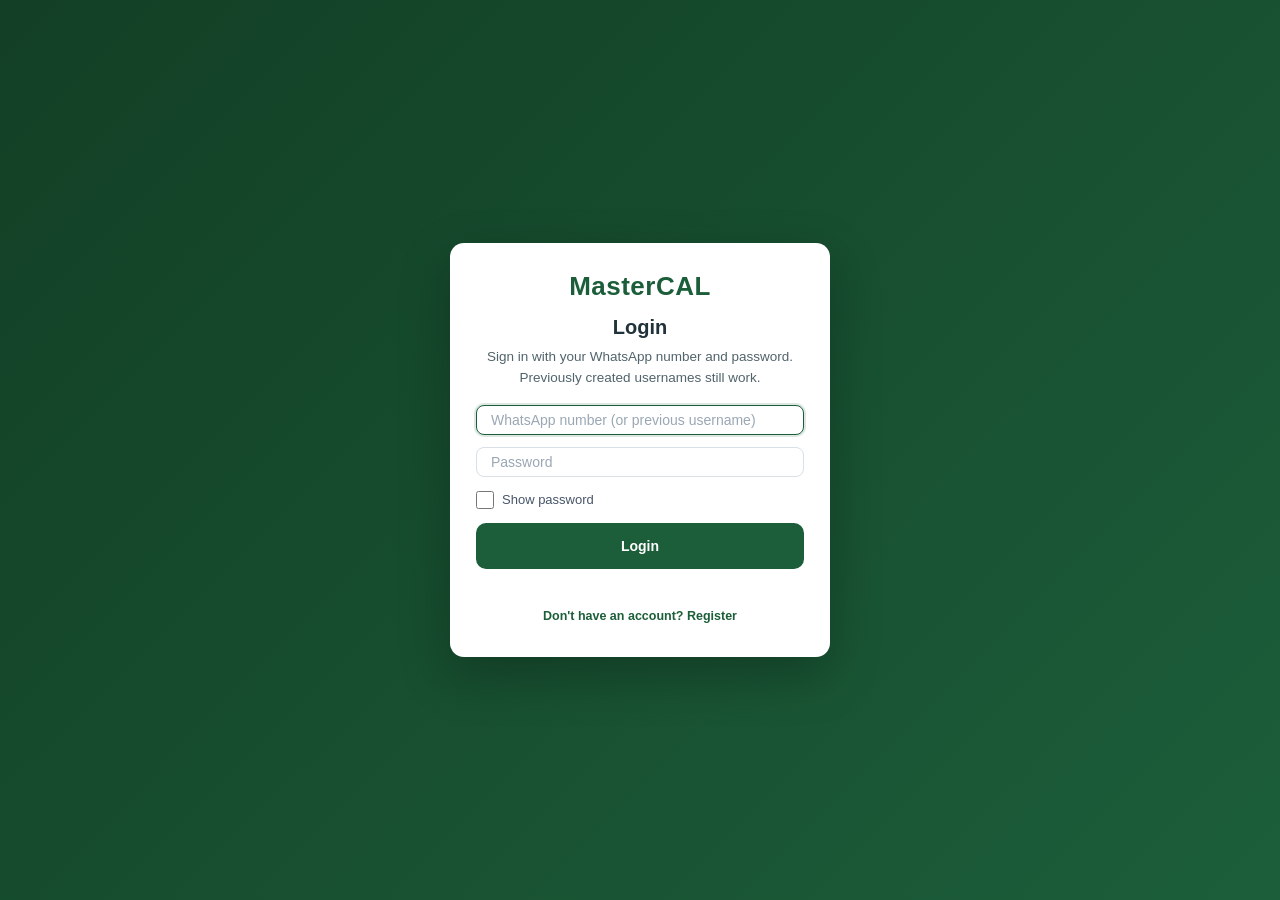
<file: index.html>
<!DOCTYPE html>
<html lang="en">

<head>

  <meta charset="UTF-8">
  <meta name="viewport" content="width=device-width,initial-scale=1,viewport-fit=cover">

  <title>MasterCAL Pro</title>

  <!-- LINK PREVIEW: the card WhatsApp (and Facebook etc.) shows when this link is shared -->
  <meta name="description" content="MasterCAL Pro: vehicle leasing rental calculator for vehicles, three-wheelers and bikes. Install it on your phone.">
  <meta property="og:type" content="website">
  <meta property="og:site_name" content="MasterCAL">
  <meta property="og:title" content="MasterCAL Pro, Vehicle Leasing Rental Calculator">
  <meta property="og:description" content="Work out monthly rentals, initial charges and payment schedules. Open the link and install it on your phone.">
  <meta property="og:url" content="https://drcjayawardena.github.io/MasterCAL/">
  <meta property="og:image" content="https://drcjayawardena.github.io/MasterCAL/icons/icon-512.png">
  <meta property="og:image:width" content="512">
  <meta property="og:image:height" content="512">
  <meta property="og:image:alt" content="MasterCAL logo">
  <meta name="twitter:card" content="summary">

  <!-- PWA -->
  <link rel="manifest" href="manifest.json">
  <meta name="theme-color" content="#1c5e3a">
  <meta name="mobile-web-app-capable" content="yes">
  <meta name="apple-mobile-web-app-capable" content="yes">
  <meta name="apple-mobile-web-app-status-bar-style" content="black-translucent">
  <meta name="apple-mobile-web-app-title" content="MasterCAL">
  <link rel="icon" type="image/png" sizes="32x32" href="icons/favicon-32.png">
  <link rel="apple-touch-icon" sizes="180x180" href="icons/apple-touch-icon.png">

  <!-- SPEED: open the connections to Google Apps Script early (the /exec URL redirects to googleusercontent.com) -->
  <link rel="preconnect" href="https://script.google.com" crossorigin>
  <link rel="preconnect" href="https://script.googleusercontent.com" crossorigin>

  <link rel="stylesheet" href="styles.css">

</head>


<body>

<!-- ACCESS GATE (login / register / pending / blocked) -->
<div id="gate" class="gate">
  <div class="gateCard">
    <div class="gateLogo">MasterCAL</div>
    <div id="gateBody"></div>
  </div>
</div>

<!-- LOADING OVERLAY -->
<div id="loading" class="loading">
  <div class="spinner"></div>
  <div class="loadingText" id="loadingText">Loading…</div>
</div>

<!-- INSTALL BANNER (shown by the script at the end of this page) -->
<div class="installBar" id="installBar" role="region" aria-label="Install MasterCAL" hidden>
  <span id="installMsg"></span>
  <button type="button" id="installBtn" hidden>Install app</button>
  <button type="button" id="installClose" aria-label="Dismiss">&times;</button>
</div>

<div class="offlineBar" id="offlineBar">
  You are offline — calculations need an internet connection. The app will keep working once you reconnect.
</div>


<div class="page">


  <!-- HEADER -->
  <div class="header">
    <div class="headerTitle">
      <h1>MasterCAL</h1>
      <span>Vehicle Leasing Rental Calculator</span>
    </div>
  </div>

  <!-- TABS -->
  <div class="tabBar">
    <button type="button" class="tab active" data-tab="vehicle">Vehicle Lease</button>
    <button type="button" class="tab" data-tab="threewheel">Three-Wheel</button>
    <button type="button" class="tab" data-tab="bike">Bike Lease</button>
    <button type="button" class="tab" data-tab="vcheck">Vehicle Checking</button>
    <button type="button" class="tab tab-hub" data-tab="hubVehicles">Vehicles</button>
    <button type="button" class="tab tab-hub" data-tab="hubBuyers">Buyers</button>
    <button type="button" class="tab tab-hub" data-tab="hubMatches">Matches</button>
  </div>


  <!-- ============ VEHICLE PANEL ============ -->
  <div id="vehiclePanel">


  <!-- MAIN CONTENT -->
  <div class="main">

    <!-- FACILITY DETAILS -->
    <div class="facility">

      <div class="cardTitle">Facility Details</div>

      <div class="field">
        <label>PRODUCT TYPE</label>
        <select id="productType"></select>
      </div>

      <div class="field">
        <label id="lblFacilityAmount">FACILITY AMOUNT</label>
        <input id="facilityAmount" type="number" inputmode="decimal">
      </div>

      <div class="field">
        <label id="lblBic">BIC</label>
        <input id="bic" type="number" inputmode="decimal">
      </div>

      <div class="field">
        <label id="lblInsurance">INSURANCE</label>
        <input id="insurance" type="number" inputmode="decimal">
      </div>

      <div class="field">
        <label id="lblStampDuty">STAMP DUTY</label>
        <select id="stampDuty"></select>
      </div>

      <div class="field">
        <label id="lblIrr">IRR (%)</label>
        <input id="irr" type="number" inputmode="decimal">
      </div>

      <div class="field">
        <label id="lblPeriod">PERIOD</label>
        <input id="period" type="number" inputmode="numeric">
      </div>

      <!-- MONTHLY RENTAL sits under the facility inputs -->
      <div class="summary">
        <div class="tw-bigrow">
          <div class="tw-biglabel" id="monthlyRentalTitle">Monthly Rental</div>
          <div class="bigValue red"><span id="monthlyRental">0.00</span></div>
        </div>
        <table class="summaryTable">
          <tr><td>Rate /100,000</td><td id="rate100"></td></tr>
          <tr><td>Total Interest</td><td id="totalInterest"></td></tr>
          <tr><td>Total Paid</td><td id="totalPaid"></td></tr>
        </table>
      </div>

    </div>


    <!-- MIDDLE COLUMN: ADD BULLET PAYMENT on top, the bullet schedule under it,
         Rental with Residual at the bottom -->
    <div class="bulletColumn">

    <div class="bulletButtonCard">
      <button type="button" id="addBulletPaymentButton" class="addBulletPaymentButton">
        ADD BULLET PAYMENT
      </button>
    </div>

    <!-- BULLET PAYMENT SCHEDULE -->
    <div class="scheduleCard" id="scheduleCard">

      <div class="scheduleHeader">
        <div class="cardTitle scheduleTitle">Bullet Payment Schedule</div>
        <div class="scheduleControls">
          <select id="scheduleType">
            <option value="MANUAL SCHEDULE">MANUAL SCHEDULE</option>
            <option value="SLABBED SCHEDULE">SLABBED SCHEDULE</option>
          </select>
        </div>
      </div>

      <div class="scheduleTableContainer">
        <table id="scheduleTable">
          <thead>
            <tr>
              <th>FROM</th>
              <th>TO</th>
              <th>AMOUNT</th>
            </tr>
          </thead>
          <tbody id="scheduleBody"></tbody>
        </table>
      </div>

    </div>


    <!-- RENTAL WITH RESIDUAL -->
    <div class="summaryColumn residualCard">

      <div class="bulk">
        <div class="cardTitle">Rental with Residual</div>
        <div class="tw-bigrow">
          <div class="tw-biglabel">Residual Rental</div>
          <div class="bigValue blue"><span id="lastMonthRental">0.00</span></div>
        </div>
        <table class="summaryTable">
          <tr><td>Residual Value</td><td id="bulkAmount"></td></tr>
          <tr><td>Total Interest</td><td id="lastMonthInterest"></td></tr>
          <tr><td>Total Paid</td><td id="lastMonthTotalPaid"></td></tr>
        </table>
      </div>

    </div>

    </div>
    <!-- END .bulletColumn -->

  </div>
  <!-- END .main -->


  <!-- CHARGES CALCULATION (J1:L14) -->
  <div id="chargesSection" class="chargesCard">
    <div class="cardTitle" id="chargesTitle">Charges Calculation</div>
    <div class="tw-bigrow">
      <div class="tw-biglabel">Total Charges</div>
      <div class="bigValue red"><span id="chargesTotal">0.00</span></div>
    </div>
    <table class="chargesTable">
      <tbody id="chargesBody"></tbody>
    </table>
  </div>

  <!-- Rental-schedule toggle: full-width bar under the cards (same as the other tabs) -->
  <div class="vehicleScheduleToggleRow">
    <button type="button" id="rentalScheduleToggle" class="rentalScheduleToggle">
      SHOW RENTAL SCHEDULE
    </button>
  </div>


  <!-- RENTAL SCHEDULE -->
  <div id="rentalScheduleSection" class="rentalScheduleSection">
    <div class="rentalScheduleTableContainer">
      <table id="rentalScheduleTable">
        <tbody id="rentalScheduleBody"></tbody>
      </table>
    </div>
  </div>

  </div>
  <!-- ============ END VEHICLE PANEL ============ -->


  <!-- ============ THREE-WHEEL PANEL (built by app.js) ============ -->
  <div id="threewheelPanel" hidden>
    <div id="twLoading" class="twLoading">Loading three-wheel calculator…</div>
    <div id="twGrid" class="tw-grid"></div>

    <!-- 3W RENTAL SCHEDULE (computed in app.js) -->
    <div class="twScheduleWrap">
      <button type="button" id="twScheduleToggle" class="rentalScheduleToggle">
        SHOW RENTAL SCHEDULE
      </button>
      <div id="twScheduleSection" class="rentalScheduleSection">
        <div class="rentalScheduleTableContainer">
          <table id="twScheduleTable"><tbody id="twScheduleBody"></tbody></table>
        </div>
      </div>
    </div>
  </div>

  <!-- ============ BIKE PANEL (built by app.js) ============ -->
  <div id="bikePanel" hidden>
    <div id="bkLoading" class="twLoading">Loading bike calculator…</div>
    <div id="bkGrid" class="tw-grid"></div>

    <!-- BIKE RENTAL SCHEDULE (computed in app.js) -->
    <div class="twScheduleWrap">
      <button type="button" id="bkScheduleToggle" class="rentalScheduleToggle">
        SHOW RENTAL SCHEDULE
      </button>
      <div id="bkScheduleSection" class="rentalScheduleSection">
        <div class="rentalScheduleTableContainer">
          <table id="bkScheduleTable"><tbody id="bkScheduleBody"></tbody></table>
        </div>
      </div>
    </div>
  </div>



  <!-- ============ VEHICLE CHECKING (ikman.lk / riyasewana.com ad prices, filled by app.js) ============ -->
  <div id="vcheckPanel" class="vcPanel" hidden>
    <form id="vcForm" class="vcForm" autocomplete="off">
      <label><span>Vehicle Type</span><select id="vcType" required></select></label>
      <label><span>Make</span><select id="vcMake" required></select>
        <input id="vcMakeOther" type="text" placeholder="Enter make" hidden></label>
      <label><span>Model</span><select id="vcModel" required></select>
        <input id="vcModelOther" type="text" placeholder="Enter model" hidden></label>
      <label><span>Grade</span><select id="vcGrade"></select></label>
      <label><span>Year</span><select id="vcYear"></select></label>
      <button type="submit" id="vcGo" class="vcGo">Check</button>
    </form>
    <div id="vcOut" class="vcOut"><p class="vcHint">Select the make, model and year, then tap <b>Check</b> to see a price summary of current ads on ikman.lk and riyasewana.com.</p></div>
  </div>

  <!-- ============ VEHICLEHUB SECTIONS (standalone app, embedded without its sidebar) ============ -->
  <div id="hubPanel" class="hubPanel" hidden>
    <iframe id="hubFrame" class="hubFrame" title="VehicleHUB section" loading="lazy"></iframe>
  </div>

</div>
<!-- END .page -->


<script src="app.js?v=97"></script>

<script>
  /* Register the service worker (PWA install + offline shell). */
  if ("serviceWorker" in navigator) {
    window.addEventListener("load", function () {
      navigator.serviceWorker.register("sw.js").catch(function (e) {
        console.warn("SW registration failed:", e);
      });
    });
  }
</script>

<script>
  /* Install banner.
     Android / desktop Chrome: the browser says when the app can be installed (beforeinstallprompt),
       the "Install app" button then opens the browser's own install dialog.
     iPhone: there is no such event, so the banner tells how to use Share > Add to Home Screen.
     Not shown when the app is already installed; "x" hides it for 7 days. */
  (function () {
    var HIDE_KEY = "mc_install_hide_until", DAY = 864e5;
    var bar = document.getElementById("installBar"), msg = document.getElementById("installMsg");
    var btn = document.getElementById("installBtn"), close = document.getElementById("installClose");
    var deferred = null;

    function installed() {
      return (window.matchMedia && window.matchMedia("(display-mode: standalone)").matches) || window.navigator.standalone === true;
    }
    function snoozed() {
      try { return Number(localStorage.getItem(HIDE_KEY) || 0) > Date.now(); } catch (e) { return false; }
    }
    function show(text, withButton) {
      if (installed() || snoozed()) return;
      msg.textContent = text;
      btn.hidden = !withButton;
      bar.hidden = false;
    }

    window.addEventListener("beforeinstallprompt", function (e) {
      e.preventDefault();
      deferred = e;
      show("Install MasterCAL on this device for quick access.", true);
    });
    window.addEventListener("appinstalled", function () { deferred = null; bar.hidden = true; });

    btn.addEventListener("click", function () {
      if (!deferred) return;
      deferred.prompt();
      deferred.userChoice.then(function () { deferred = null; bar.hidden = true; });
    });
    close.addEventListener("click", function () {
      bar.hidden = true;
      try { localStorage.setItem(HIDE_KEY, String(Date.now() + 7 * DAY)); } catch (e) {}
    });

    var ua = navigator.userAgent || "";
    var ios = /iPad|iPhone|iPod/.test(ua) || (navigator.platform === "MacIntel" && navigator.maxTouchPoints > 1);
    if (ios) {
      show("To install: tap Share, then Add to Home Screen. If this opened inside WhatsApp, open it in Safari first.", false);
    } else if (/Android/.test(ua)) {
      /* No install event after a few seconds usually means the page is inside another app's browser. */
      setTimeout(function () {
        if (!deferred) show("To install: open this page in Chrome, tap the menu (three dots), then Install app.", false);
      }, 4000);
    }
  })();
</script>

</body>

</html>
</file>
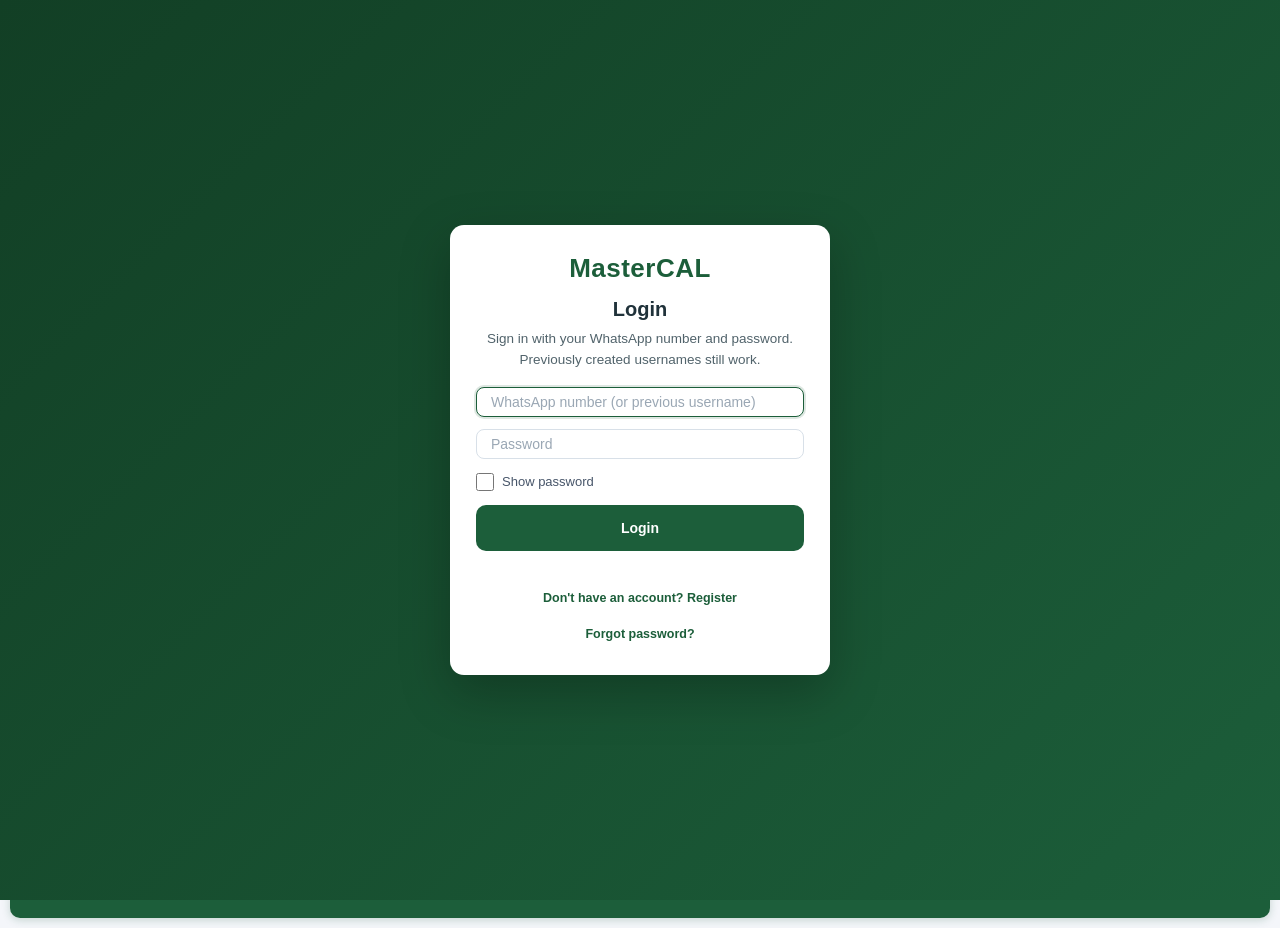
<file: FrontEND/index.html>
<!DOCTYPE html>
<html lang="en">

<head>

  <meta charset="UTF-8">
  <meta name="viewport" content="width=device-width,initial-scale=1,viewport-fit=cover">

  <title>MasterCAL Pro</title>

  <!-- LINK PREVIEW: the card WhatsApp (and Facebook etc.) shows when this link is shared -->
  <meta name="description" content="MasterCAL Pro: vehicle leasing rental calculator for vehicles, three-wheelers and bikes. Install it on your phone.">
  <meta property="og:type" content="website">
  <meta property="og:site_name" content="MasterCAL">
  <meta property="og:title" content="MasterCAL Pro, Vehicle Leasing Rental Calculator">
  <meta property="og:description" content="Work out monthly rentals, initial charges and payment schedules. Open the link and install it on your phone.">
  <meta property="og:url" content="https://drcjayawardena.github.io/MasterCAL/">
  <meta property="og:image" content="https://drcjayawardena.github.io/MasterCAL/icons/icon-512.png">
  <meta property="og:image:width" content="512">
  <meta property="og:image:height" content="512">
  <meta property="og:image:alt" content="MasterCAL logo">
  <meta name="twitter:card" content="summary">

  <!-- PWA -->
  <link rel="manifest" href="manifest.json">
  <meta name="theme-color" content="#1c5e3a">
  <meta name="mobile-web-app-capable" content="yes">
  <meta name="apple-mobile-web-app-capable" content="yes">
  <meta name="apple-mobile-web-app-status-bar-style" content="black-translucent">
  <meta name="apple-mobile-web-app-title" content="MasterCAL">
  <link rel="icon" type="image/png" sizes="32x32" href="icons/favicon-32.png">
  <link rel="apple-touch-icon" sizes="180x180" href="icons/apple-touch-icon.png">

  <!-- SPEED: open the connections to Google Apps Script early (the /exec URL redirects to googleusercontent.com) -->
  <link rel="preconnect" href="https://script.google.com" crossorigin>
  <link rel="preconnect" href="https://script.googleusercontent.com" crossorigin>

  <link rel="stylesheet" href="styles.css">

</head>


<body>

<!-- ACCESS GATE (login / register / pending / blocked) -->
<div id="gate" class="gate">
  <div class="gateCard">
    <div class="gateLogo">MasterCAL</div>
    <div id="gateBody"></div>
  </div>
</div>

<!-- LOADING OVERLAY -->
<div id="loading" class="loading">
  <div class="spinner"></div>
  <div class="loadingText" id="loadingText">Loading…</div>
</div>

<!-- INSTALL BANNER (shown by the script at the end of this page) -->
<div class="installBar" id="installBar" role="region" aria-label="Install MasterCAL" hidden>
  <span id="installMsg"></span>
  <button type="button" id="installBtn" hidden>Install app</button>
  <button type="button" id="installClose" aria-label="Dismiss">&times;</button>
</div>

<div class="offlineBar" id="offlineBar">
  You are offline — calculations need an internet connection. The app will keep working once you reconnect.
</div>


<div class="page">


  <!-- HEADER -->
  <div class="header">
    <div class="headerTitle">
      <h1>MasterCAL</h1>
      <span>Vehicle Leasing Rental Calculator</span>
    </div>
  </div>

  <!-- TABS -->
  <div class="tabBar">
    <button type="button" class="tab active" data-tab="vehicle">4W</button>
    <button type="button" class="tab" data-tab="threewheel">3W</button>
    <button type="button" class="tab" data-tab="bike">BIKE</button>
    <button type="button" class="tab" data-tab="vcheck">Valuations</button>
  </div>


  <!-- ============ VEHICLE PANEL ============ -->
  <div id="vehiclePanel">


  <!-- MAIN CONTENT -->
  <div class="main">

    <!-- FACILITY DETAILS -->
    <div class="facility">

      <div class="cardTitle">Facility Details</div>

      <div class="field">
        <label>PRODUCT TYPE</label>
        <select id="productType"></select>
      </div>

      <div class="field">
        <label id="lblFacilityAmount">FACILITY AMOUNT</label>
        <input id="facilityAmount" type="number" inputmode="decimal">
      </div>

      <div class="field">
        <label id="lblBic">BIC</label>
        <input id="bic" type="number" inputmode="decimal">
      </div>

      <div class="field">
        <label id="lblInsurance">INSURANCE</label>
        <input id="insurance" type="number" inputmode="decimal">
      </div>

      <div class="field">
        <label id="lblStampDuty">STAMP DUTY</label>
        <select id="stampDuty"></select>
      </div>

      <div class="field">
        <label id="lblIrr">IRR (%)</label>
        <input id="irr" type="number" inputmode="decimal">
      </div>

      <div class="field">
        <label id="lblPeriod">PERIOD</label>
        <input id="period" type="number" inputmode="numeric">
      </div>

      <!-- BULLET PAYMENT controls stay in the Facility Details card -->
      <button type="button" id="addBulletPaymentButton" class="addBulletPaymentButton">
        ADD BULLET PAYMENT
      </button>
      <div class="scheduleCard" id="scheduleCard">
        <div class="scheduleHeader">
          <div class="cardTitle scheduleTitle">Bullet Payment Schedule</div>
          <div class="scheduleControls">
            <select id="scheduleType">
              <option value="MANUAL SCHEDULE">MANUAL SCHEDULE</option>
              <option value="SLABBED SCHEDULE">SLABBED SCHEDULE</option>
            </select>
          </div>
        </div>
        <div class="scheduleTableContainer">
          <table id="scheduleTable">
            <thead><tr><th>FROM</th><th>TO</th><th>AMOUNT</th></tr></thead>
            <tbody id="scheduleBody"></tbody>
          </table>
        </div>
      </div>
      <div class="capitalRecoverInfo" id="capitalRecoverInfo" aria-live="polite" style="display:none">
        <span>CAPITAL RECOVER AT FIRST RENTAL</span>
        <strong id="capitalRecoverFirstRental">—</strong>
      </div>
    </div>
    <!-- PAYMENT DETAIL + RESIDUAL -->
    <div class="paymentColumn">
      <div class="summaryColumn paymentCard">
        <div class="cardTitle">Payment Detail</div>
        <div class="summary">
          <div class="tw-bigrow">
            <div class="tw-biglabel" id="monthlyRentalTitle">Monthly Rental</div>
            <div class="bigValue red"><span id="monthlyRental">0.00</span></div>
          </div>
          <table class="summaryTable">
            <tr><td>Rate /100,000</td><td id="rate100"></td></tr>
            <tr><td>Total Interest</td><td id="totalInterest"></td></tr>
            <tr><td>Total Paid</td><td id="totalPaid"></td></tr>
          </table>
        </div>
      </div>
      <div class="summaryColumn residualCard">
        <div class="bulk">
          <div class="cardTitle">Rental with Residual</div>
          <div class="tw-bigrow">
            <div class="tw-biglabel">Residual Rental</div>
            <div class="bigValue blue"><span id="lastMonthRental">0.00</span></div>
          </div>
          <table class="summaryTable">
            <tr><td>Residual Value</td><td id="bulkAmount"></td></tr>
            <tr><td>Total Interest</td><td id="lastMonthInterest"></td></tr>
            <tr><td>Total Paid</td><td id="lastMonthTotalPaid"></td></tr>
          </table>
        </div>
      </div>
    </div>

  </div>
  <!-- END .main -->


  <!-- CHARGES CALCULATION (J1:L14) -->
  <div id="chargesSection" class="chargesCard">
    <div class="cardTitle" id="chargesTitle">Charges Calculation</div>
    <div class="tw-bigrow">
      <div class="tw-biglabel">Total Charges</div>
      <div class="bigValue red"><span id="chargesTotal">0.00</span></div>
    </div>
    <table class="chargesTable">
      <tbody id="chargesBody"></tbody>
    </table>
  </div>

  <!-- Rental-schedule toggle: full-width bar under the cards (same as the other tabs) -->
  <div class="vehicleScheduleToggleRow">
    <button type="button" id="rentalScheduleToggle" class="rentalScheduleToggle">
      SHOW RENTAL SCHEDULE
    </button>
  </div>


  <!-- RENTAL SCHEDULE -->
  <div id="rentalScheduleSection" class="rentalScheduleSection">
    <div class="rentalScheduleTableContainer">
      <table id="rentalScheduleTable">
        <tbody id="rentalScheduleBody"></tbody>
      </table>
    </div>
  </div>

  </div>
  <!-- ============ END VEHICLE PANEL ============ -->


  <!-- ============ THREE-WHEEL PANEL (built by app.js) ============ -->
  <div id="threewheelPanel" hidden>
    <div id="twLoading" class="twLoading">Loading three-wheel calculator…</div>
    <div id="twGrid" class="tw-grid"></div>

    <!-- 3W RENTAL SCHEDULE (computed in app.js) -->
    <div class="twScheduleWrap">
      <button type="button" id="twScheduleToggle" class="rentalScheduleToggle">
        SHOW RENTAL SCHEDULE
      </button>
      <div id="twScheduleSection" class="rentalScheduleSection">
        <div class="rentalScheduleTableContainer">
          <table id="twScheduleTable"><tbody id="twScheduleBody"></tbody></table>
        </div>
      </div>
    </div>
  </div>

  <!-- ============ BIKE PANEL (built by app.js) ============ -->
  <div id="bikePanel" hidden>
    <div id="bkLoading" class="twLoading">Loading bike calculator…</div>
    <div id="bkGrid" class="tw-grid"></div>

    <!-- BIKE RENTAL SCHEDULE (computed in app.js) -->
    <div class="twScheduleWrap">
      <button type="button" id="bkScheduleToggle" class="rentalScheduleToggle">
        SHOW RENTAL SCHEDULE
      </button>
      <div id="bkScheduleSection" class="rentalScheduleSection">
        <div class="rentalScheduleTableContainer">
          <table id="bkScheduleTable"><tbody id="bkScheduleBody"></tbody></table>
        </div>
      </div>
    </div>
  </div>



  <!-- ============ VEHICLE CHECKING (ikman.lk / riyasewana.com ad prices, filled by app.js) ============ -->
  <div id="vcheckPanel" class="vcPanel" hidden>
    <form id="vcForm" class="vcForm" autocomplete="off">
      <label><span>Vehicle Type</span><select id="vcType" required></select></label>
      <label><span>Make</span><select id="vcMake" required></select>
        <input id="vcMakeOther" type="text" placeholder="Enter make" hidden></label>
      <label><span>Model</span><select id="vcModel" required></select>
        <input id="vcModelOther" type="text" placeholder="Enter model" hidden></label>
      <label><span>Grade</span><select id="vcGrade"></select></label>
      <label><span>Year</span><select id="vcYear"></select></label>
      <button type="submit" id="vcGo" class="vcGo">Check</button>
    </form>
    <div id="vcChassis" class="vcChassis" hidden></div>
    <div id="vcOut" class="vcOut"><p class="vcHint">Select the make, model and year, then tap <b>Check</b> to see a price summary of current ads on ikman.lk and riyasewana.com.</p></div>
  </div>

</div>
<!-- END .page -->


<script src="app.js?v=125"></script>

<script>
  /* Register the service worker (PWA install + offline shell). */
  if ("serviceWorker" in navigator) {
    window.addEventListener("load", function () {
      navigator.serviceWorker.register("sw.js").catch(function (e) {
        console.warn("SW registration failed:", e);
      });
    });
  }
</script>

<script>
  /* Install banner.
     Android / desktop Chrome: the browser says when the app can be installed (beforeinstallprompt),
       the "Install app" button then opens the browser's own install dialog.
     iPhone: there is no such event, so the banner tells how to use Share > Add to Home Screen.
     Not shown when the app is already installed; "x" hides it for 7 days. */
  (function () {
    var HIDE_KEY = "mc_install_hide_until", DAY = 864e5;
    var bar = document.getElementById("installBar"), msg = document.getElementById("installMsg");
    var btn = document.getElementById("installBtn"), close = document.getElementById("installClose");
    var deferred = null;

    function installed() {
      return (window.matchMedia && window.matchMedia("(display-mode: standalone)").matches) || window.navigator.standalone === true;
    }
    function snoozed() {
      try { return Number(localStorage.getItem(HIDE_KEY) || 0) > Date.now(); } catch (e) { return false; }
    }
    function show(text, withButton) {
      if (installed() || snoozed()) return;
      msg.textContent = text;
      btn.hidden = !withButton;
      bar.hidden = false;
    }

    window.addEventListener("beforeinstallprompt", function (e) {
      e.preventDefault();
      deferred = e;
      show("Install MasterCAL on this device for quick access.", true);
    });
    window.addEventListener("appinstalled", function () { deferred = null; bar.hidden = true; });

    btn.addEventListener("click", function () {
      if (!deferred) return;
      deferred.prompt();
      deferred.userChoice.then(function () { deferred = null; bar.hidden = true; });
    });
    close.addEventListener("click", function () {
      bar.hidden = true;
      try { localStorage.setItem(HIDE_KEY, String(Date.now() + 7 * DAY)); } catch (e) {}
    });

    var ua = navigator.userAgent || "";
    var ios = /iPad|iPhone|iPod/.test(ua) || (navigator.platform === "MacIntel" && navigator.maxTouchPoints > 1);
    if (ios) {
      show("To install: tap Share, then Add to Home Screen. If this opened inside WhatsApp, open it in Safari first.", false);
    } else if (/Android/.test(ua)) {
      /* No install event after a few seconds usually means the page is inside another app's browser. */
      setTimeout(function () {
        if (!deferred) show("To install: open this page in Chrome, tap the menu (three dots), then Install app.", false);
      }, 4000);
    }
  })();
</script>

</body>

</html>
</file>
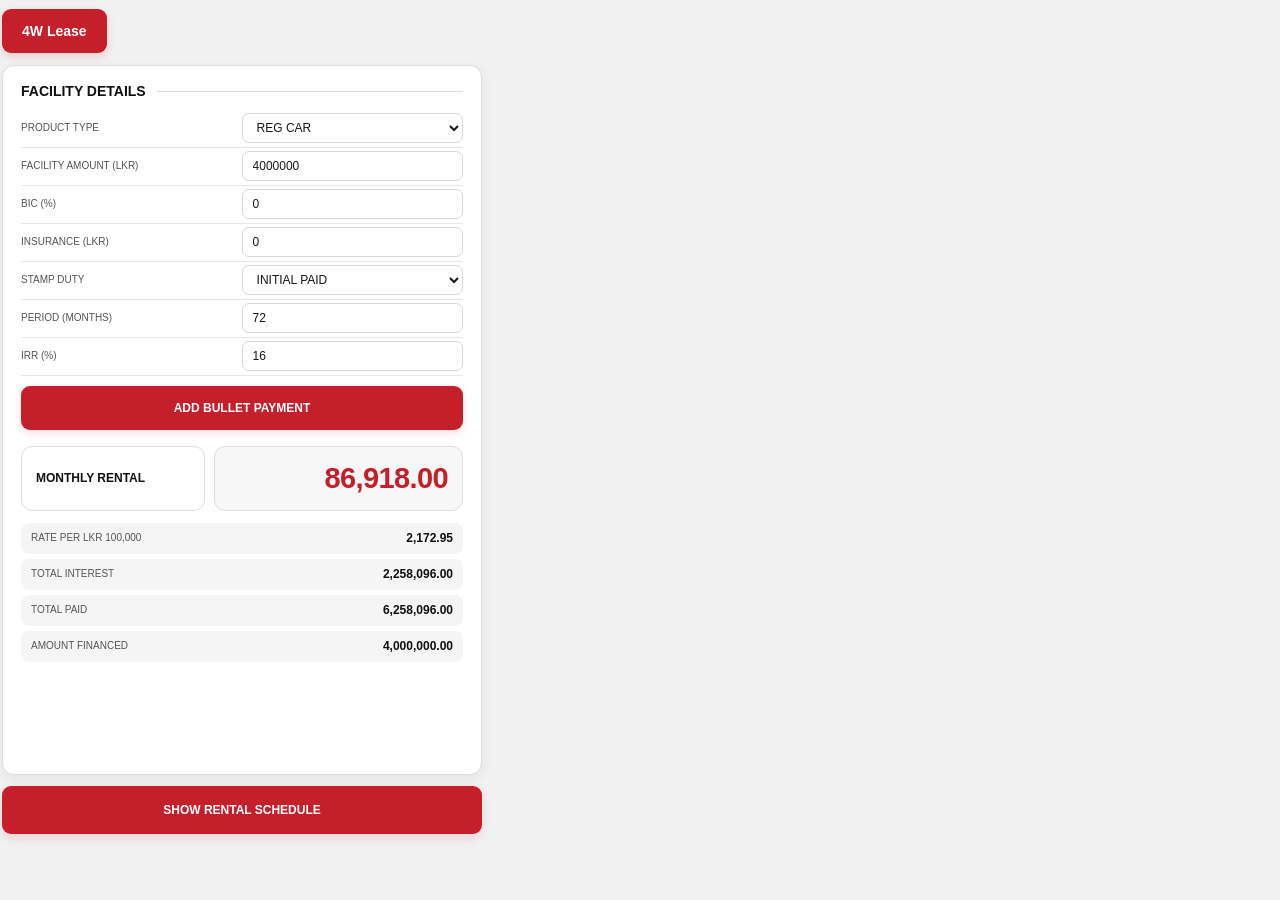
<file: FrontEND/APCal/index.html>
<!doctype html>
<html lang="en">
<head>
  <meta charset="utf-8">
  <meta name="viewport" content="width=device-width, initial-scale=1">
  <meta name="theme-color" content="#111111">
  <title>APCal | 4W Lease Calculator</title>
  <link rel="stylesheet" href="styles.css?v=apcal-width-20261103">
</head>
<body>
  <main class="page-shell">
    <nav class="tab-strip" aria-label="Calculator"><button class="tab active" type="button">4W Lease</button></nav>
    <form id="calculator" autocomplete="off">
      <section class="dashboard">
        <article class="panel facility-panel">
          <div class="panel-title"><h2>Facility Details</h2><span class="title-rule"></span></div>
          <div class="field-list">
            <label class="field"><span>Product type</span><select id="product"><option>REG CAR</option><option>DUAL PURPOSE</option><option>SMALL CAR</option><option>JAPANESE TRUCK / LORRY</option><option>INDIAN TRUCK / LORRY</option><option>INDIAN MINI TRUCK</option><option>AUTO LOANS</option></select></label>
            <label class="field"><span>Facility amount (LKR)</span><input id="facility" type="number" min="0" step="1000" value="4000000"></label>
            <label class="field"><span>BIC (%)</span><input id="bicRate" type="number" min="0" step="0.01" value="0"></label>
            <label class="field"><span>Insurance (LKR)</span><input id="insurance" type="number" min="0" step="100" value="0"></label>
            <label class="field"><span>Stamp duty</span><select id="stampMode"><option value="paid">INITIAL PAID</option><option value="capitalized">CAPITALIZED</option></select></label>
            <label class="field"><span>Period (months)</span><input id="period" type="number" min="1" max="72" step="1" value="72"></label>
            <label class="field"><span>IRR (%)</span><input id="irr" type="number" min="0" max="100" step="0.01" value="16"></label>
          </div>
          <div class="bullet-editor">
            <button id="addBullet" class="bullet-add" type="button">ADD BULLET PAYMENT</button>
            <div id="bulletRows" class="bullet-rows" aria-live="polite"></div>
          </div>
          <section class="payment-summary" aria-label="Rental calculation">
            <div class="metric-row"><div class="metric-label">Monthly rental</div><div class="metric-value" id="monthlyRental">0.00</div></div>
            <div class="stat-list">
              <div class="stat"><span>Rate per LKR 100,000</span><strong id="ratePer100k">0.00</strong></div>
              <div class="stat"><span>Total interest</span><strong id="totalInterest">0.00</strong></div>
              <div class="stat"><span>Total paid</span><strong id="totalPaid">0.00</strong></div>
              <div class="stat"><span>Amount financed</span><strong id="amountFinanced">0.00</strong></div>
            </div>
          </section>
        </article>
      </section>
      <div class="actions"><button id="scheduleButton" class="primary-button" type="button" aria-expanded="false">SHOW RENTAL SCHEDULE</button></div>
    </form>
    <section id="scheduleSection" class="panel schedule-panel" hidden>
      <div class="schedule-heading"><div><p class="eyebrow">4W LEASE</p><h2>Rental Schedule</h2></div><button id="printButton" class="outline-button" type="button">Print schedule</button></div>
      <div class="table-wrap"><table><thead><tr><th>Month</th><th>Opening balance</th><th>Rental</th><th>Interest</th><th>Capital paid</th><th>Bullet payment</th><th>Closing balance</th><th>Total due</th></tr></thead><tbody id="scheduleRows"></tbody></table></div>
    </section>
  </main>
  <script src="app.js?v=apcal-width-20261103"></script>
</body>
</html>
</file>
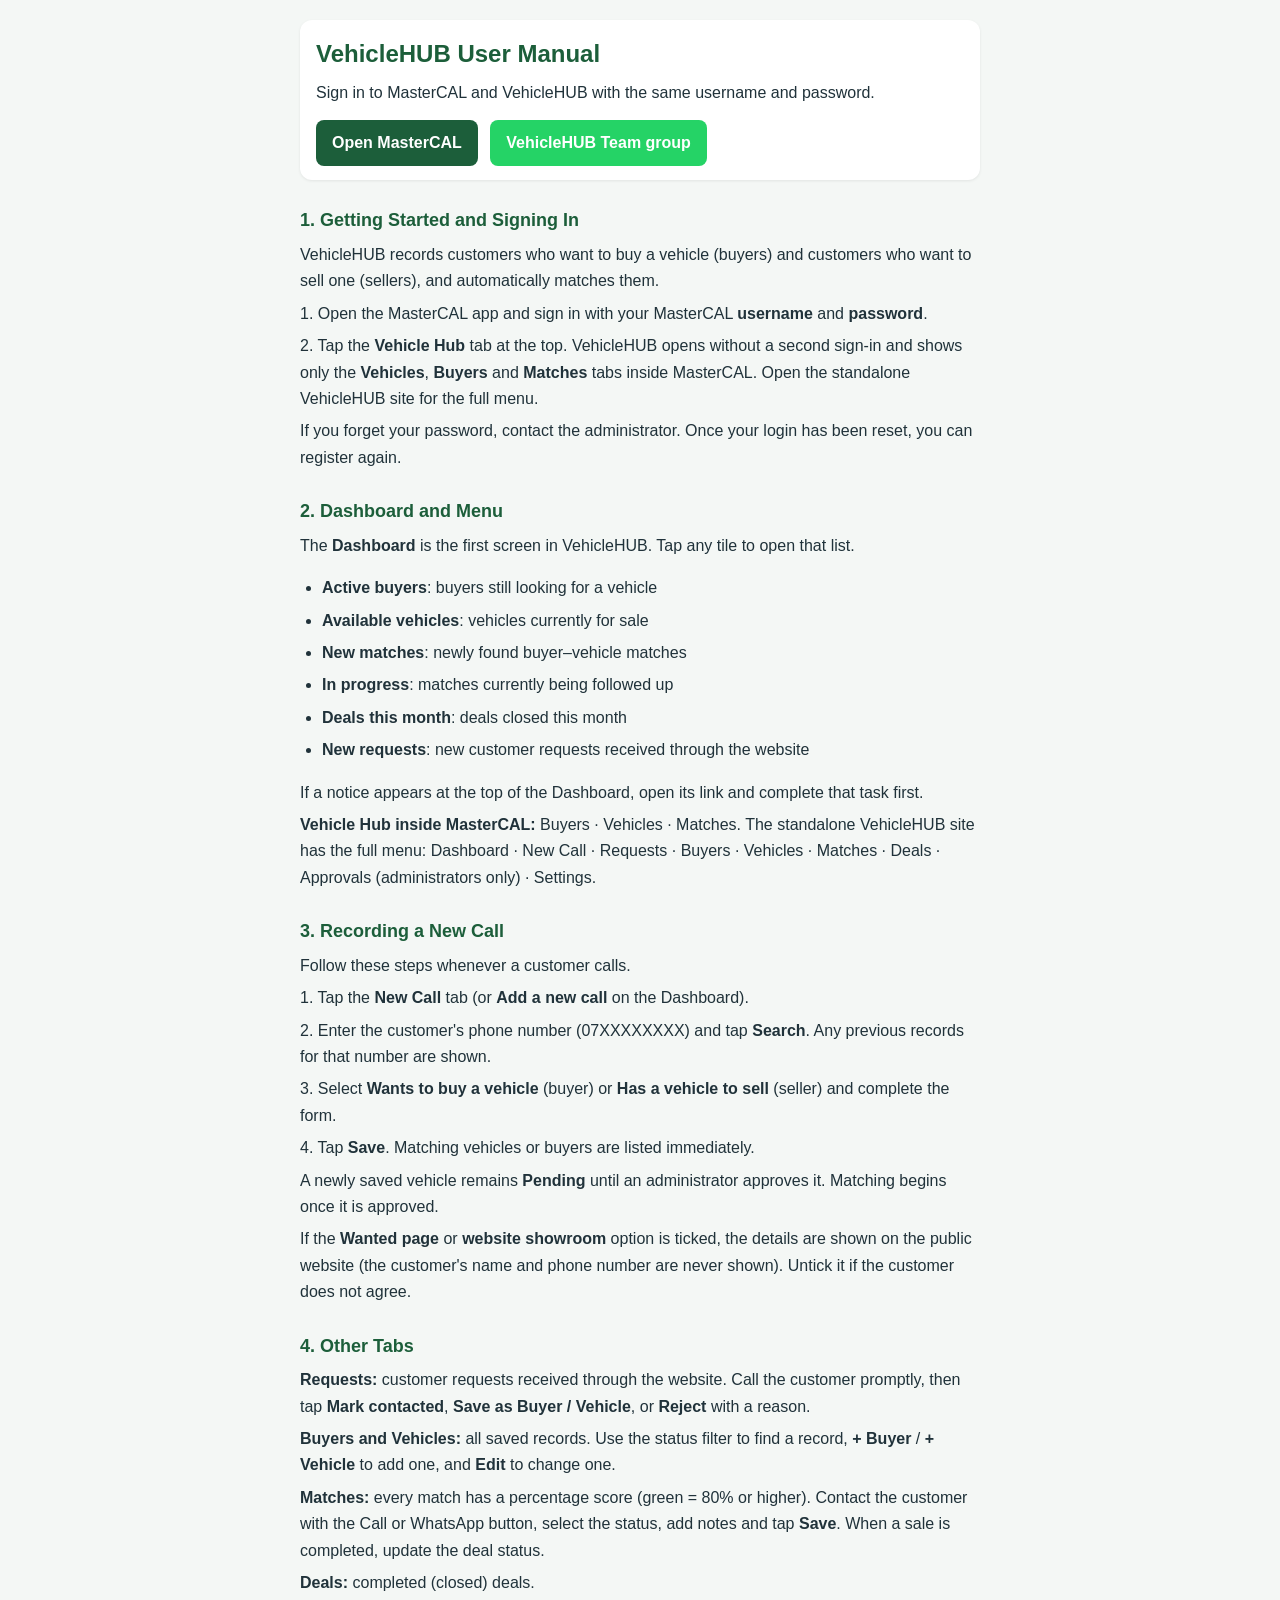
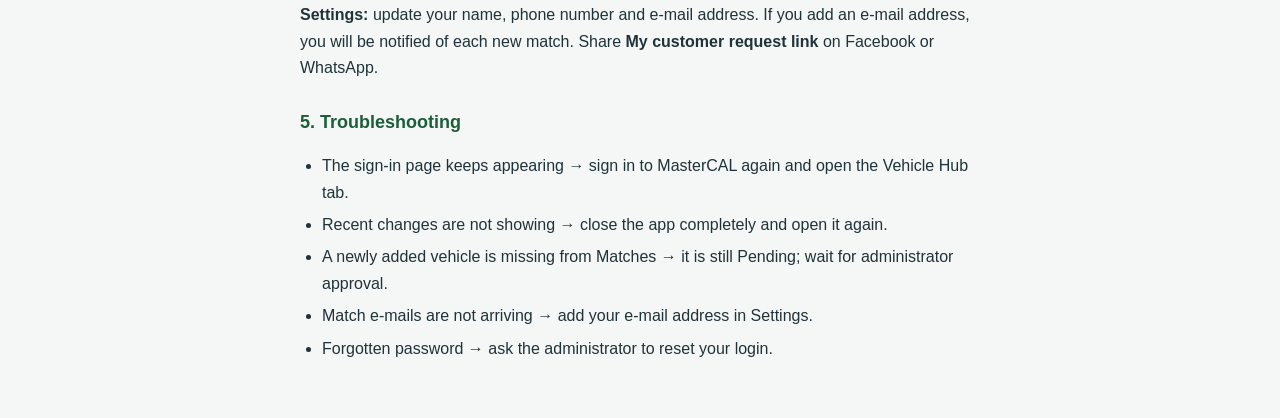
<file: manual.html>
<!doctype html>
<html lang="en">
<head>
<meta charset="utf-8">
<meta name="viewport" content="width=device-width, initial-scale=1">
<title>VehicleHUB User Manual</title>
<!-- Built from VH_MANUAL in backend/Manual.gs; keep the two in step. -->
<style>
  body { margin: 0; background: #f4f7f5; color: #20323a; font: 16px/1.65 Arial, "Noto Sans Sinhala", sans-serif; }
  main { max-width: 680px; margin: 0 auto; padding: 20px 16px 40px; }
  h1 { color: #1c5e3a; font-size: 24px; margin: 0 0 4px; }
  h2 { color: #1c5e3a; font-size: 18px; margin: 26px 0 6px; }
  p, li { margin: 6px 0; }
  ul { padding-left: 22px; }
  .top { background: #fff; border-radius: 12px; padding: 14px 16px; box-shadow: 0 1px 3px rgba(0,0,0,.08); }
  a.btn { display: inline-block; margin: 8px 8px 0 0; padding: 10px 16px; border-radius: 8px; color: #fff; text-decoration: none; font-weight: bold; }
  .app { background: #1c5e3a; } .wa { background: #25d366; }
</style>
</head>
<body>
<main>
  <div class="top">
    <h1>VehicleHUB User Manual</h1>
    <p>Sign in to MasterCAL and VehicleHUB with the same username and password.</p>
    <a class="btn app" href="./">Open MasterCAL</a>
    <a class="btn wa" href="https://chat.whatsapp.com/GzYYI1SveTv5QoLZa7S1GK">VehicleHUB Team group</a>
  </div>
<h2>1. Getting Started and Signing In</h2>
<p>VehicleHUB records customers who want to buy a vehicle (buyers) and customers who want to sell one (sellers), and automatically matches them.</p>
<p>1. Open the MasterCAL app and sign in with your MasterCAL <b>username</b> and <b>password</b>.</p>
<p>2. Tap the <b>Vehicle Hub</b> tab at the top. VehicleHUB opens without a second sign-in and shows only the <b>Vehicles</b>, <b>Buyers</b> and <b>Matches</b> tabs inside MasterCAL. Open the standalone VehicleHUB site for the full menu.</p>
<p>If you forget your password, contact the administrator. Once your login has been reset, you can register again.</p>
<h2>2. Dashboard and Menu</h2>
<p>The <b>Dashboard</b> is the first screen in VehicleHUB. Tap any tile to open that list.</p>
<ul><li><b>Active buyers</b>: buyers still looking for a vehicle</li><li><b>Available vehicles</b>: vehicles currently for sale</li><li><b>New matches</b>: newly found buyer–vehicle matches</li><li><b>In progress</b>: matches currently being followed up</li><li><b>Deals this month</b>: deals closed this month</li><li><b>New requests</b>: new customer requests received through the website</li></ul>
<p>If a notice appears at the top of the Dashboard, open its link and complete that task first.</p>
<p><b>Vehicle Hub inside MasterCAL:</b> Buyers · Vehicles · Matches. The standalone VehicleHUB site has the full menu: Dashboard · New Call · Requests · Buyers · Vehicles · Matches · Deals · Approvals (administrators only) · Settings.</p>
<h2>3. Recording a New Call</h2>
<p>Follow these steps whenever a customer calls.</p>
<p>1. Tap the <b>New Call</b> tab (or <b>Add a new call</b> on the Dashboard).</p>
<p>2. Enter the customer's phone number (07XXXXXXXX) and tap <b>Search</b>. Any previous records for that number are shown.</p>
<p>3. Select <b>Wants to buy a vehicle</b> (buyer) or <b>Has a vehicle to sell</b> (seller) and complete the form.</p>
<p>4. Tap <b>Save</b>. Matching vehicles or buyers are listed immediately.</p>
<p>A newly saved vehicle remains <b>Pending</b> until an administrator approves it. Matching begins once it is approved.</p>
<p>If the <b>Wanted page</b> or <b>website showroom</b> option is ticked, the details are shown on the public website (the customer's name and phone number are never shown). Untick it if the customer does not agree.</p>
<h2>4. Other Tabs</h2>
<p><b>Requests:</b> customer requests received through the website. Call the customer promptly, then tap <b>Mark contacted</b>, <b>Save as Buyer / Vehicle</b>, or <b>Reject</b> with a reason.</p>
<p><b>Buyers and Vehicles:</b> all saved records. Use the status filter to find a record, <b>+ Buyer</b> / <b>+ Vehicle</b> to add one, and <b>Edit</b> to change one.</p>
<p><b>Matches:</b> every match has a percentage score (green = 80% or higher). Contact the customer with the Call or WhatsApp button, select the status, add notes and tap <b>Save</b>. When a sale is completed, update the deal status.</p>
<p><b>Deals:</b> completed (closed) deals.</p>
<p><b>Settings:</b> update your name, phone number and e-mail address. If you add an e-mail address, you will be notified of each new match. Share <b>My customer request link</b> on Facebook or WhatsApp.</p>
<h2>5. Troubleshooting</h2>
<ul><li>The sign-in page keeps appearing → sign in to MasterCAL again and open the Vehicle Hub tab.</li><li>Recent changes are not showing → close the app completely and open it again.</li><li>A newly added vehicle is missing from Matches → it is still Pending; wait for administrator approval.</li><li>Match e-mails are not arriving → add your e-mail address in Settings.</li><li>Forgotten password → ask the administrator to reset your login.</li></ul>
</main>
</body>
</html>
</file>
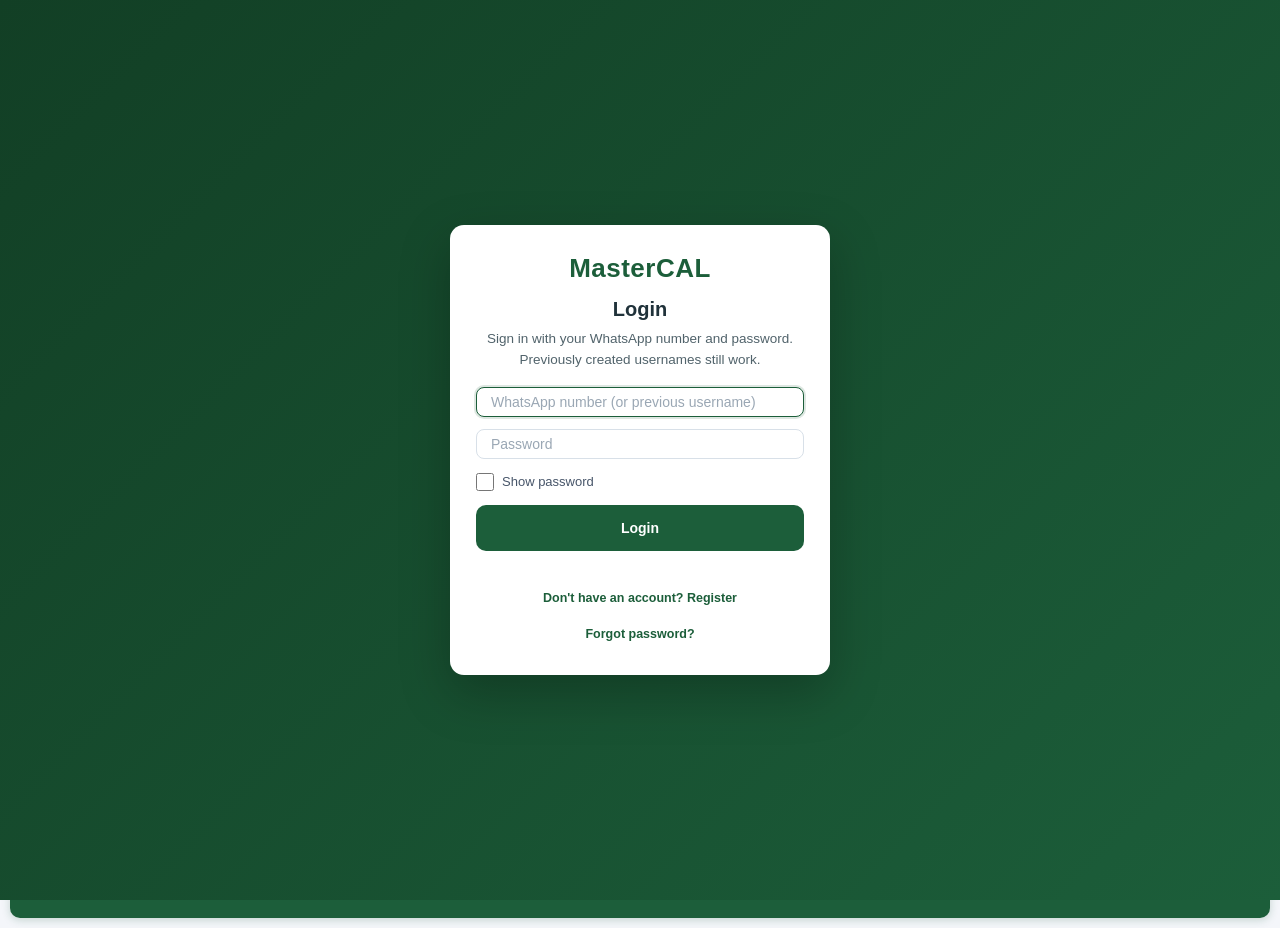
<file: Standalone/template/MasterCAL_Standalone_template.html>
<!DOCTYPE html>
<html lang="en">

<head>

  <meta charset="UTF-8">
  <meta name="viewport" content="width=device-width,initial-scale=1,viewport-fit=cover">

  <title>MasterCAL Pro</title>

  <!-- LINK PREVIEW: the card WhatsApp (and Facebook etc.) shows when this link is shared -->
  <meta name="description" content="MasterCAL Pro: vehicle leasing rental calculator for vehicles, three-wheelers and bikes. Install it on your phone.">
                    
  <!-- PWA -->
    <meta name="theme-color" content="#1c5e3a">
  <meta name="mobile-web-app-capable" content="yes">
  <meta name="apple-mobile-web-app-capable" content="yes">
  <meta name="apple-mobile-web-app-status-bar-style" content="black-translucent">
  <meta name="apple-mobile-web-app-title" content="MasterCAL">
    
  <!-- SPEED: open the connections to Google Apps Script early (the /exec URL redirects to googleusercontent.com) -->
    
  <style>
/* =====================================================================
   MasterCAL Pro — styles.css  (v30, fresh consolidated build)

   ONE theme only: Central Finance — deep forest green (#1c5e3a) brand,
   orange accent, RED result amounts, clean white inputs, soft cards.

   Layout
     • Vehicle tab  : 3 columns on wide screens (≥1100px);
                      stacks into sections below 1100px.
     • Three-Wheel  : 4-card grid on wide screens; stacks below.
   No legacy teal / yellow-input / duplicate-theme layers remain.
===================================================================== */

/* ---------- design tokens ---------- */
:root{
  /* input boxes: 35% shorter than before (46px -> 30px, 50px on phones -> 32px, schedule 32px -> 21px, charges dropdown 34px -> 22px) */
  --ctl-h:30px; --ctl-h-sm:21px; --ctl-h-xs:22px;
  /* every card on every tab has at least this height (set from measured content, see end of file) */
  --card-min-h:580px;
  --brand:#1c5e3a; --brand-600:#17502f; --brand-700:#123f25;
  --accent:#f5a623;
  --bg:#f4f6fa; --card:#ffffff; --line:#e7eaf0;
  --ink:#1e293b; --muted:#5b6b7b; --faint:#9aa7b4;
  --field:#ffffff; --field-bd:#d8e0e8; --row:#f6f8fb;
  --result-bg:#f6faf7; --result-ink:#d8261c; --result-bd:#dce8e0;
}

*{
  margin:0; padding:0; box-sizing:border-box;
  font-family:"Inter",-apple-system,"Segoe UI",Roboto,Arial,sans-serif;
}

body{
  background:var(--bg);
  color:var(--ink);
  padding:10px;
  -webkit-font-smoothing:antialiased;
}

.page{ width:100%; max-width:1480px; margin:0 auto; }


/* ---------- install banner (bottom of the screen, above the login screen too) ---------- */
.installBar{
  position:fixed; left:12px; right:12px; bottom:calc(12px + env(safe-area-inset-bottom,0px));
  z-index:100000; max-width:560px; margin:0 auto;
  display:flex; align-items:center; gap:10px;
  background:var(--brand-700); color:#fff;
  border-radius:12px; padding:10px 12px;
  box-shadow:0 8px 24px rgba(0,0,0,.28);
  font-size:14px; line-height:1.35;
}
.installBar[hidden]{ display:none; }
.installBar span{ flex:1; }
.installBar button{ border:0; border-radius:8px; cursor:pointer; font:inherit; }
#installBtn{ background:#fff; color:var(--brand-700); font-weight:700; padding:8px 14px; white-space:nowrap; }
#installClose{ background:transparent; color:#fff; font-size:22px; line-height:1; padding:2px 8px; }


/* ---------- offline banner ---------- */
.offlineBar{
  display:none;
  width:100%; max-width:1480px;
  margin:0 auto 10px;
  background:#d71920; color:#fff;
  border-radius:8px; padding:8px 14px;
  font-size:13px; font-weight:600;
}
.offlineBar.show{ display:block; }


/* ---------- header ---------- */
.header{
  background:linear-gradient(100deg,var(--brand-700),var(--brand));
  border-radius:14px;
  color:#fff;
  padding:16px 22px;
  margin-bottom:12px;
  box-shadow:0 6px 18px rgba(11,60,37,.20);
  border-bottom:3px solid var(--accent);
}
.header .headerTitle{ width:300px; }
.header h1{ font-size:26px; font-weight:700; letter-spacing:.3px; line-height:1.1; }
.header span{ display:block; font-size:13px; margin-top:4px; opacity:.92; }


/* ---------- tabs ---------- */
.tabBar{ display:flex; gap:8px; margin:0 0 12px; flex-wrap:wrap; }
.tab{
  flex:0 0 auto;
  border:1px solid var(--line);
  background:#fff;
  color:var(--muted);
  font-size:14px; font-weight:700;
  padding:10px 20px;
  border-radius:10px;
  cursor:pointer;
}
.tab.active{ background:var(--brand); color:#fff; border-color:var(--brand); }
.tab:hover:not(.active){ background:#f2f6f4; }


/* ---------- cards (shared) ---------- */
.facility,
.scheduleCard,
.summaryColumn,
.chargesCard,
.rentalScheduleSection,
.bulletButtonCard,
.tw-card{
  background:var(--card);
  border:1px solid var(--line);
  border-radius:14px;
  padding:18px;
  box-shadow:0 6px 18px rgba(20,40,60,.05);
}

/* stacked-view spacing (reset inside the wide grid below) */
.facility,
.scheduleCard,
#chargesSection,
.summaryColumn,
.bulletButtonCard{ margin-bottom:12px; }
.bulletButtonCard{ padding:12px; }
.facility .summary{ margin-top:12px; padding-top:4px; }
.vehicleScheduleToggleRow{ margin-bottom:12px; }
.vehicleScheduleToggleRow .rentalScheduleToggle{ width:100%; height:46px; margin:0; }
.summaryColumn .summary,
.summaryColumn .bulk{ background:none; border:0; box-shadow:none; padding:0; border-radius:0; }

.cardTitle,
.scheduleTitle{
  color:var(--ink);
  font-size:16px;             /* headings a touch smaller */
  font-weight:700;
  margin-bottom:10px;
  line-height:1.15;
  text-transform:uppercase;   /* all card headings uppercase, one size */
  letter-spacing:.3px;
}


/* ---------- form fields ---------- */
.field{ margin-bottom:10px; }
.field label{
  display:block;
  color:var(--muted);
  font-size:12px; font-weight:600;
  letter-spacing:.2px;
  margin-bottom:5px;
}

/* ---------- grid lines between rows inside cards ---------- */
.facility .field,
.tw-card .field{
  border-bottom:1px solid var(--line);
  padding-bottom:6px;
}
.facility .field:last-of-type,
.tw-card .field:last-of-type{ border-bottom:0; padding-bottom:0; }

/* horizontal rule under each card title */
.facility .cardTitle,
.tw-card .cardTitle,
.summaryColumn .cardTitle,
.chargesCard .cardTitle{
  border-bottom:2px solid var(--line);
  padding-bottom:10px;
}

input, select{
  width:100%;
  height:var(--ctl-h);
  border:1px solid var(--field-bd);
  border-radius:8px;
  padding:0 10px;
  background:var(--field);
  color:var(--ink);
  font-size:14px;
  outline:none;
}
input::placeholder{ color:var(--faint); }
input:focus, select:focus{
  border-color:var(--brand);
  box-shadow:0 0 0 3px rgba(28,94,58,.14);
}

/* disabled inputs (BIC / INSURANCE / STAMP DUTY when the sheet flag = NO) */
input:disabled, select:disabled,
input.is-disabled, select.is-disabled{
  background:#eef1f4;
  color:var(--faint);
  border-color:#e2e7ec;
  cursor:not-allowed;
  opacity:.85;
}


/* ---------- result value boxes (RED) ---------- */
.bigValue{
  height:64px;
  border-radius:12px;
  background:var(--result-bg);
  color:var(--result-ink);
  border:1px solid var(--result-bd);
  font-size:32px; font-weight:700;
  display:flex; align-items:center; justify-content:flex-end;
  padding:0 16px;
  margin-bottom:16px;
  font-variant-numeric:tabular-nums;
}
.bigValue.calculating{ opacity:.75; position:relative; }
.bigValue.calculating::before{
  content:"";
  position:absolute; left:14px;
  width:18px; height:18px;
  border:3px solid rgba(28,94,58,.30);
  border-top-color:var(--brand);
  border-radius:50%;
  animation:mc-spin .7s linear infinite;
}


/* ---------- summary tables (soft pill rows) ---------- */
.summaryTable{ width:100%; border-collapse:separate; border-spacing:0 6px; table-layout:fixed; }
.summaryTable td{
  border:0;
  background:var(--row);
  height:38px; padding:8px 12px;
  font-size:13px; color:var(--muted);
}
.summaryTable td:first-child{ border-radius:8px 0 0 8px; text-align:left; width:58%; }
.summaryTable td:last-child{
  border-radius:0 8px 8px 0;
  text-align:right;
  color:var(--ink); font-weight:700;
  font-variant-numeric:tabular-nums;
}


/* ---------- action buttons ---------- */
.addBulletPaymentButton,
.rentalScheduleToggle{
  width:100%; height:44px;
  border:0; border-radius:10px;
  background:var(--brand); color:#fff;
  font-size:12.5px; font-weight:700; letter-spacing:.3px;
  cursor:pointer;
  box-shadow:0 2px 8px rgba(28,94,58,.22);
}
.addBulletPaymentButton:hover,
.rentalScheduleToggle:hover{ background:var(--brand-700); }

/* ADD BULLET PAYMENT sits beneath the Facility Details inputs. */
.facility > .addBulletPaymentButton{ margin-top:8px; flex:0 0 auto; }
.capitalRecoverInfo{ display:grid; grid-template-columns:1fr auto; gap:10px; align-items:center; margin-top:auto; padding:9px 10px; border-radius:9px; background:#f4f6f8; color:var(--muted); font-size:12px; font-weight:700; text-transform:uppercase; }
.capitalRecoverInfo strong{ color:var(--ink); text-align:right; font-size:13px; font-variant-numeric:tabular-nums; }
.capitalRecoverInfo strong.below-threshold{ color:#d71920; }


/* ---------- bullet payment schedule ---------- */
.scheduleHeader{
  display:flex; justify-content:space-between; align-items:flex-start;
  margin-bottom:10px; gap:12px;
}
.scheduleControls{ display:flex; align-items:center; gap:8px; }
.scheduleHeader select{ width:180px; height:29px; flex-shrink:0; font-size:12px; padding:0 10px; }

.scheduleTableContainer{ overflow:auto; }

table{ width:100%; border-collapse:collapse; table-layout:fixed; }

#scheduleTable th{
  height:28px; padding:4px;
  border:1px solid #dbe7e4;
  background:var(--brand); color:#fff;
  font-size:13px; font-weight:700; text-align:center;
}
#scheduleTable td{ height:26px; padding:2px 3px; border:1px solid #eef1f4; text-align:center; }
/* table-layout:fixed takes the column widths from the header row, so the widths go on th as well as td
   (FROM / TO hold month numbers; AMOUNT also holds the ADD / DELETE button) */
#scheduleTable th:nth-child(1), #scheduleTable td:nth-child(1){ width:22%; }
#scheduleTable th:nth-child(2), #scheduleTable td:nth-child(2){ width:22%; }
#scheduleTable th:nth-child(3), #scheduleTable td:nth-child(3){ width:56%; }
#scheduleTable input{
  width:100%; height:var(--ctl-h-sm); padding:0 6px;
  font-size:13px; text-align:center;
  background:var(--field); border:1px solid var(--field-bd);
  border-radius:8px; min-width:0;
}

/* MANUAL SCHEDULE hides the "TO" column; SLABBED shows it */
#scheduleTable.hide-to th:nth-child(2),
#scheduleTable.hide-to td:nth-child(2){ display:none; }
#scheduleTable.hide-to th:nth-child(1),
#scheduleTable.hide-to td:nth-child(1){ width:40%; }
#scheduleTable.hide-to th:nth-child(3),
#scheduleTable.hide-to td:nth-child(3){ width:60%; }

.scheduleAmountCell{ display:flex; align-items:center; gap:6px; width:100%; }
.scheduleAmountCell input{ flex:1; min-width:9ch; }   /* ~10 numeric digits */
.scheduleAction{
  width:56px; height:32px; padding:0 2px;
  border:0; border-radius:8px;
  background:var(--brand); color:#fff;
  font-size:10px; font-weight:700; cursor:pointer;
}
.scheduleAction.delete{ background:#e11d48; }
.scheduleAction:hover{ opacity:.9; }
.scheduleAction:disabled{ opacity:.6; cursor:not-allowed; }


/* ---------- charges card ---------- */
.chargesCard{ margin-top:0; display:flex; flex-direction:column; }   /* gap comes from the card above (margin-bottom:12px) */
.chargesTable{ width:100%; border-collapse:separate; border-spacing:0 6px; table-layout:fixed; }
.chargesTable td{ border:0; background:var(--row); height:38px; padding:8px 12px; font-size:13px; color:var(--muted); }
.chargesTable td:first-child{ border-radius:8px 0 0 8px; text-align:left; width:58%; }
.chargesTable td:last-child{ border-radius:0 8px 8px 0; text-align:right; font-weight:700; color:var(--ink); white-space:nowrap; font-variant-numeric:tabular-nums; }
.chargesCard .tw-bigrow{ margin-top:0; }

.chargesSelect{
  width:auto; max-width:100%; height:var(--ctl-h-xs); padding:0 6px;
  font-size:12px; border:1px solid var(--field-bd); border-radius:6px;
  background:var(--field); font-weight:600; color:var(--ink);
}


/* ---------- rental schedule ---------- */
.rentalScheduleSection{ width:100%; margin-top:10px; display:none; padding:0 12px 12px; }
.rentalScheduleTableContainer{ width:100%; overflow:auto; max-height:520px; }
#rentalScheduleTable{ width:100%; min-width:1050px; border-collapse:collapse; table-layout:fixed; }
#rentalScheduleTable tr:first-child td{
  height:42px; padding:7px 8px;
  background:var(--brand); color:#fff; border:1px solid #fff;
  font-size:13px; font-weight:700; text-align:center; white-space:nowrap;
}
#rentalScheduleTable tr:not(:first-child) td{
  height:34px; padding:5px 8px;
  border:1px solid #d9d9d9; background:#fff; color:var(--ink);
  font-size:13px; white-space:nowrap;
}
#rentalScheduleTable td:first-child{ text-align:center; font-weight:600; }
#rentalScheduleTable tr:not(:first-child) td:not(:first-child){ text-align:right; }
#rentalScheduleTable td:nth-child(1){ width:11%; }
#rentalScheduleTable td:nth-child(2){ width:18%; }
#rentalScheduleTable td:nth-child(3){ width:18%; }
#rentalScheduleTable td:nth-child(4){ width:18%; }
#rentalScheduleTable td:nth-child(5){ width:18%; }
#rentalScheduleTable td:nth-child(6){ width:17%; }
#rentalScheduleTable tr:not(:first-child):hover td{ background:#f4fbfb; }


/* ---------- 3W rental schedule ---------- */
.twScheduleWrap{ margin-top:12px; }
.twScheduleWrap .rentalScheduleToggle{ width:100%; height:46px; }
#twScheduleSection,
#bkScheduleSection { display:none; margin-top:10px; }
#twScheduleTable,
#bkScheduleTable { width:100%; min-width:640px; border-collapse:collapse; table-layout:fixed; }
#twScheduleTable tr:first-child td,
#bkScheduleTable tr:first-child td {
  height:42px; padding:7px 8px;
  background:var(--brand); color:#fff; border:1px solid #fff;
  font-size:13px; font-weight:700; text-align:center; white-space:nowrap;
}
#twScheduleTable tr:not(:first-child) td,
#bkScheduleTable tr:not(:first-child) td {
  height:34px; padding:5px 8px;
  border:1px solid #d9d9d9; background:#fff; color:var(--ink);
  font-size:13px; white-space:nowrap;
}
#twScheduleTable td:first-child,
#bkScheduleTable td:first-child { text-align:center; font-weight:600; width:10%; }
#twScheduleTable tr:not(:first-child) td:not(:first-child),
#bkScheduleTable tr:not(:first-child) td:not(:first-child) { text-align:right; }
#twScheduleTable tr:not(:first-child):hover td,
#bkScheduleTable tr:not(:first-child):hover td { background:#f4fbfb; }


/* ---------- three-wheel tab ---------- */
.twLoading{ padding:30px; text-align:center; color:var(--muted); font-weight:600; }
.tw-grid{ display:grid; grid-template-columns:1fr; gap:12px; position:relative; }

/* 3W busy state: dim the grid + centered spinner while the sheet
   recalculates or dropdown options are refreshing. */
.tw-grid.tw-busy{ pointer-events:none; }
.tw-grid.tw-busy::after{
  content:""; position:absolute; inset:-4px; z-index:5;
  background:rgba(244,246,250,.55); border-radius:14px;
}
.tw-grid.tw-busy::before{
  content:""; position:absolute; z-index:6;
  top:50%; left:50%; margin:-22px 0 0 -22px;
  width:44px; height:44px;
  border:4px solid #cfe6e8; border-top-color:var(--brand);
  border-radius:50%; animation:mc-spin .8s linear infinite;
}

/* Fields are horizontal: label on the left, control on the right
   (both the Vehicle-Lease facility card and the 3W cards). */
.facility .field,
.tw-card .field{
  display:flex; align-items:center; justify-content:space-between;
  gap:12px; margin-bottom:7px;
}
.facility .field label,
.tw-card .field label{ margin:0; flex:1 1 auto; }
.facility .field select,
.facility .field input,
.tw-card .field select,
.tw-card .field input{ flex:0 0 auto; width:48%; max-width:230px; }

/* big result value with a label tile beside it */
.tw-bigrow{ display:flex; gap:10px; align-items:stretch; margin-bottom:10px; }
.tw-biglabel{
  flex:0 0 42%;
  display:flex; align-items:center;
  font-weight:800; font-size:14px; letter-spacing:.3px; color:var(--ink); text-transform:uppercase;
  background:#fff; border:1px solid var(--result-bd); border-radius:12px; padding:0 14px;
}
.tw-bigrow .bigValue{ flex:1 1 auto; margin:0; }

/* spacing for the 3W summary tables (replaces old inline styles) */
.tw-card .summaryTable{ margin-top:8px; }

/* Initial-Charges input block sits below the summary table */
.tw-card-inputs{ margin-top:10px; }

/* the "PAYMENT DETAIL" sub-heading inside a 3W card */
.tw-card .tw-subtitle{ margin-top:12px; }
.summaryColumn .tw-subtitle{ margin-top:12px; }

/* read-only display field (kept for any future use) */
.tw-readonly{ background:var(--row); color:var(--ink); font-weight:700; cursor:default; }
.tw-readonly:focus{ box-shadow:none; border-color:var(--field-bd); }

/* on small phones keep label and control on one row; the control takes a bit more room */
@media (max-width:560px){
  .facility .field,
  .tw-card .field{ gap:10px; }
  .facility .field select, .facility .field input,
  .tw-card .field select, .tw-card .field input{ width:56%; max-width:none; }
  .tw-biglabel{ flex-basis:40%; font-size:12px; }
}


/* ---------- loading overlay ---------- */
.loading{
  position:fixed; inset:0; z-index:9998;
  display:none;   /* JS sets display:flex to show */
  flex-direction:column; align-items:center; justify-content:center; gap:14px;
  background:rgba(238,242,247,.94);
}
.spinner{
  width:46px; height:46px;
  border:4px solid #cfe6e8; border-top-color:var(--brand);
  border-radius:50%; animation:mc-spin .8s linear infinite;
}
.loadingText{ color:var(--brand); font-weight:700; font-size:15px; }
@keyframes mc-spin{ to{ transform:rotate(360deg); } }


/* ---------- access gate ---------- */
.gate{
  position:fixed; inset:0; z-index:9999;
  display:none;   /* JS sets display:flex to show */
  align-items:center; justify-content:center; padding:20px;
  background:linear-gradient(135deg,var(--brand-700),var(--brand));
}
.gateCard{
  width:100%; max-width:380px; background:#fff; border-radius:14px;
  padding:28px 26px; box-shadow:0 18px 50px rgba(0,0,0,.25); text-align:center;
}
.gateLogo{ font-size:26px; font-weight:800; color:var(--brand); margin-bottom:14px; letter-spacing:.5px; }
.gateCard h2{ font-size:20px; color:#20323a; margin-bottom:8px; }
.gateCard p{ font-size:13.5px; color:#51636b; line-height:1.55; margin-bottom:16px; }
.gateCard input{
  width:100%; height:var(--ctl-h); border:1px solid var(--field-bd); border-radius:8px;
  padding:0 14px; font-size:14px; background:#fff; margin-bottom:12px;
}
.gateCard input:focus{ border-color:var(--brand); box-shadow:0 0 0 2px rgba(28,94,58,.15); }
.gateBtn{
  width:100%; height:46px; border:0; border-radius:10px;
  background:var(--brand); color:#fff; font-size:14px; font-weight:700;
  cursor:pointer; margin-top:4px;
}
.gateBtn:hover{ background:var(--brand-700); }
.gateBtn:disabled{ opacity:.6; cursor:default; }

.gateBtnLink{
  width:100%; background:none; border:0; color:var(--brand);
  font-size:12.5px; font-weight:600; cursor:pointer; margin-top:10px; padding:6px;
}
.gateBtnLink:hover{ text-decoration:underline; }
.gateMuted{
  font-size:12.5px; color:#8797a0; background:#f2f6f7;
  border-radius:6px; padding:8px; margin-bottom:14px; word-break:break-all;
}
.gateErr{ color:#d71920; font-size:12.5px; margin-top:8px; min-height:16px; }
.gateShowPass{ display:flex; align-items:center; gap:8px; font-size:13px; color:#475569; margin:2px 0 10px; text-align:left; cursor:pointer; }
.gateShowPass input{ width:18px; height:18px; margin:0; }


/* ---------- panels hide correctly even with the grid display ---------- */
#vehiclePanel[hidden],
#threewheelPanel[hidden]{ display:none !important; }


/* =====================================================================
   WIDE SCREENS (≥1100px)
   Vehicle = one equal-height row of cards; Three-Wheel = 4 columns.
===================================================================== */
@media (min-width:1100px){

  /* Vehicle panel: three equal-width, equal-height columns
     — Facility + Monthly Rental | Bullet button, schedule, Residual | Charges */
  #vehiclePanel{
    display:grid;
    grid-template-columns:repeat(3, 1fr);
    gap:12px;
    align-items:stretch;
  }

  .paymentColumn{ display:flex; flex-direction:column; gap:12px; min-height:var(--card-min-h); }
  .paymentColumn .summaryColumn{ margin:0; flex:1 1 0; min-height:0; overflow:auto; }
  .facility #scheduleCard{ margin:10px 0 0; flex:1 1 auto; min-height:0; overflow:auto; }
  .main,
  .main.schedule-hidden{ display:contents; }

  .facility,
  .scheduleCard,
  .summaryColumn,
  .paymentColumn,
  #chargesSection{ margin-top:0; margin-bottom:0; align-self:stretch; min-height:0; }   /* margin-top:0 -> same top line + same height as Facility */

  .facility{ display:flex; flex-direction:column; }
  .scheduleCard{ display:flex; flex-direction:column; }
  .scheduleTableContainer{ flex:1; min-height:0; }

  .summaryColumn{ display:flex; flex-direction:column; }
  .summary,
  .bulk{ flex:0 0 auto; }
  .summaryTable, .chargesTable{ border-spacing:0 4px; }
  .summaryTable td, .chargesTable td{ height:30px; }

  #chargesSection{ overflow:auto; }

  /* SAME card size on every tab (width = 1/3 of the row, height = at least --card-min-h) */
  .facility,
  #chargesSection,
  .paymentColumn,
  .tw-card{ min-height:var(--card-min-h); }

  .vehicleScheduleToggleRow{ grid-column:1 / -1; margin:0; }

  #rentalScheduleSection{ grid-column:1 / -1; margin-top:0; }

  /* three-wheel: three equal-width, equal-height cards */
  .tw-grid{ grid-template-columns:repeat(3, 1fr); align-items:stretch; }
  .tw-card{ display:flex; flex-direction:column; }
}


/* =====================================================================
   TABLET / MOBILE (<900px) — touch-friendly, single column
===================================================================== */
@media (max-width:900px){
  body{ padding:8px; }

  .header{ padding:14px 16px; }
  .header > div{ width:100% !important; }
  .header h1{ font-size:24px; }
  .header span{ font-size:12px; }

  input, select{ height:32px; font-size:16px; }   /* 35% lower than the old 50px; 16px font still stops iOS auto-zoom */
  .field{ margin-bottom:12px; }
  .field label{ font-size:13px; }

  .bigValue{ height:58px; font-size:28px; }
  .chargesTotal{ font-size:28px; }   /* keep in step with .bigValue */

  .scheduleHeader{ flex-direction:column; align-items:stretch; gap:8px; }
  .scheduleHeader select{ width:100%; height:32px; }
  #scheduleTable input{ height:27px; font-size:15px; }
  .scheduleAction{ height:40px; width:64px; font-size:11px; }

  .addBulletPaymentButton,
  .rentalScheduleToggle{ height:48px; font-size:13px; }

  .summaryTable td{ height:34px; font-size:13.5px; }
  .rentalScheduleTableContainer{ max-height:72vh; }
}

@media (max-width:560px){
  body{ padding:6px; }
  .header h1{ font-size:22px; }
  .header span{ font-size:11px; }
  .facility,.scheduleCard,.summaryColumn,.chargesCard,.tw-card{ padding:14px; }
  .bigValue{ height:54px; font-size:24px; }
  .chargesTotal{ font-size:24px; }
  #scheduleTable th{ font-size:12px; }
  .gateCard{ padding:24px 20px; }
}

/* disabled action buttons (e.g. ADD BULLET PAYMENT for Express facilities) */
.addBulletPaymentButton:disabled,
.addBulletPaymentButton.is-disabled{
  background:#aeb8b3; color:#f2f5f3; box-shadow:none; cursor:not-allowed; opacity:.75;
}

/* PAYMENT DETAIL block at the bottom of the Rental Calculation card: compact so the
   card stays the same size as every other card. */
.tw-card .tw-subtitle{ margin-top:8px; }
.tw-card .summaryTable.tw-pay{ border-spacing:0 3px; margin-top:4px; }
.tw-card .summaryTable.tw-pay td{ height:22px; padding:3px 12px; font-size:12.5px; }



/* ---------- Vehicle Checking tab ---------- */
.vcPanel{ background:var(--card); border:1px solid var(--line); border-radius:14px; padding:16px;
  box-shadow:0 6px 18px rgba(20,40,60,.05); }
.vcPanel[hidden]{ display:none !important; }
.vcForm{ display:grid; grid-template-columns:repeat(5,minmax(0,1fr)) auto; gap:10px; align-items:end; }
.vcForm label span{ display:block; font-size:12px; font-weight:700; color:var(--muted); margin-bottom:4px; }
.vcForm input, .vcForm select{ width:100%; height:38px; border:1px solid var(--field-bd); border-radius:8px; padding:0 10px; font-size:14px; background:var(--field); }
.vcForm select:disabled{ opacity:.6; }
.vcForm input[hidden]{ display:none; }
.vcForm select + input{ margin-top:6px; }
.vcForm input:focus, .vcForm select:focus{ outline:none; border-color:var(--brand); box-shadow:0 0 0 2px rgba(28,94,58,.15); }
.vcGo{ height:38px; padding:0 22px; border:0; border-radius:8px; background:var(--brand); color:#fff; font-weight:700; font-size:14px; cursor:pointer; }
.vcGo:disabled{ opacity:.6; cursor:default; }
.vcOut{ margin-top:14px; }
.vcHint{ color:var(--muted); font-size:13.5px; line-height:1.55; }
.vcErr{ color:#d71920; font-size:13.5px; }
.vcSite{ border-top:1px solid var(--line); padding-top:12px; margin-top:12px; }
.vcSite:first-child{ border-top:0; margin-top:0; padding-top:0; }
.vcSiteHead{ display:flex; justify-content:space-between; align-items:baseline; gap:10px; margin-bottom:8px; }
.vcSiteHead h3{ font-size:16px; color:var(--brand); }
.vcSiteHead a{ font-size:13px; color:#1d3f8f; text-decoration:none; white-space:nowrap; }
.vcStats{ display:grid; grid-template-columns:repeat(4,1fr); gap:8px; margin-bottom:10px; }
.vcStats div{ background:var(--result-bg); border:1px solid var(--result-bd); border-radius:10px; padding:8px 10px; }
.vcStats b{ display:block; font-size:15px; color:var(--ink); }
.vcStats span{ font-size:12px; color:var(--muted); }
.vcAds{ list-style:none; }
.vcAds li{ display:grid; grid-template-columns:1fr auto; gap:2px 10px; padding:7px 0; border-bottom:1px solid var(--line); font-size:13.5px; }
.vcAds a{ color:var(--ink); text-decoration:none; font-weight:600; }
.vcAds a:hover{ text-decoration:underline; }
.vcPrice{ font-weight:700; color:var(--brand); white-space:nowrap; }
.vcMeta{ grid-column:1 / -1; font-size:12px; color:var(--muted); }
@media (max-width:560px){
  .vcForm{ grid-template-columns:1fr 1fr; }
  .vcGo{ grid-column:1 / -1; }
  .vcStats{ grid-template-columns:1fr 1fr; }
}

/* ADDITIONAL SERVICE CHARGES amount (typed by the user) */
.chargesInput{ width:120px; max-width:100%; height:32px; border:1px solid var(--field-bd); border-radius:8px;
  padding:0 8px; font-size:14px; text-align:right; background:var(--field); }
.chargesInput:focus{ outline:none; border-color:var(--brand); box-shadow:0 0 0 2px rgba(28,94,58,.15); }

/* ---------- Send quotation on WhatsApp ---------- */
.waQuote{ background:var(--card); border:1px solid var(--line); border-radius:14px; padding:12px 14px; margin:12px 0;
  box-shadow:0 6px 18px rgba(20,40,60,.05); }
.waQuoteTitle{ font-size:13px; font-weight:700; color:var(--muted); margin-bottom:8px; }
.waQuoteRow{ display:flex; gap:8px; flex-wrap:wrap; }
.waQuoteRow input{ flex:1 1 180px; min-width:0; height:40px; border:1px solid var(--field-bd); border-radius:8px; padding:0 10px;
  font-size:14px; background:var(--field); }
.waQuoteBtn{ flex:0 0 auto; height:40px; padding:0 16px; border:0; border-radius:8px; background:#25d366; color:#fff;
  font-weight:700; font-size:14px; cursor:pointer; }
.waQuoteBtn:hover{ background:#1ebe5b; }
.waQuotePick{ flex:0 0 auto; height:40px; padding:0 12px; border:1px solid var(--field-bd); border-radius:8px; background:var(--field); font-size:14px; font-weight:600; cursor:pointer; }
.waQuoteHint{ font-size:12px; color:var(--muted); margin-top:6px; }

/* Three-Wheel and Bike use four distinct cards in two columns. Keep these
   calculator cards content-sized; the general vehicle minimum is too tall. */
@media (min-width:760px){
  .tw-grid.tw-grid2{ grid-template-columns:repeat(2, 1fr); align-items:stretch; }
  .tw-grid.tw-grid2 .tw-card{ display:flex; flex-direction:column; }
  #twGrid .tw-card,
  #bkGrid .tw-card{ min-height:0; }
}
.waQuoteAuto{ background:#128c7e; }
.waQuoteAuto:hover{ background:#0e7a6e; }
.waQuoteAuto:disabled{ opacity:.6; cursor:default; }
.vcOpenBtn{ display:inline-block; margin-top:8px; padding:10px 18px; border-radius:8px; background:var(--brand); color:#fff;
  font-weight:700; font-size:14px; text-decoration:none; }
.vcOpenBtn:hover{ opacity:.9; }
.vcPaste{ margin-top:12px; }
.vcPaste textarea{ width:100%; box-sizing:border-box; border:1px solid var(--field-bd); border-radius:8px; padding:8px 10px;
  font-size:13px; background:var(--field); color:inherit; resize:vertical; }
.vcPaste button{ border:0; cursor:pointer; }
.vcPreCalc[hidden]{ display:none !important; }
.vcVal{ background:#eaf5ec; border:1px solid #b9dcc0; border-radius:10px; padding:10px 14px; margin:0 0 12px; color:#1c2b20; }
.vcVal > div{ display:flex; justify-content:space-between; align-items:baseline; gap:10px; flex-wrap:wrap; }
.vcVal span{ font-weight:700; font-size:14px; color:#1c2b20; }
.vcVal b{ font-size:22px; color:#1b5e20; }
.vcVal small{ display:block; margin-top:4px; color:#44564a; }
.waQuote{ grid-column:1 / -1; width:100%; box-sizing:border-box; }

/* PHONE ONLY (Three-Wheel and Bike Lease): one column in this order:
   Valuation & Exposure, Rental Calculation, Payment Detail, Initial Charges.
   (The computer layout, 2 x 2, is not changed: this applies below 760px only.) */
@media (max-width:759px){
  #twGrid.tw-grid2 > .tw-card:nth-child(1), #bkGrid.tw-grid2 > .tw-card:nth-child(1){ order:1; }
  #twGrid.tw-grid2 > .tw-card:nth-child(3), #bkGrid.tw-grid2 > .tw-card:nth-child(3){ order:2; }
  #twGrid.tw-grid2 > .tw-card:nth-child(2), #bkGrid.tw-grid2 > .tw-card:nth-child(2){ order:3; }
  #twGrid.tw-grid2 > .tw-card:nth-child(4), #bkGrid.tw-grid2 > .tw-card:nth-child(4){ order:4; }
}

/* Valuations: common chassis code of the chosen model */
.vcChassis{ display:flex; flex-wrap:wrap; align-items:center; gap:6px 10px; margin:10px 0 0; padding:8px 12px; background:#f3f6fb;
  border:1px solid #cfd9e8; border-radius:10px; font-size:13.5px; }
.vcChassis[hidden]{ display:none !important; }
.vcChLabel{ font-weight:700; color:#1d3f8f; }
.vcChCode{ background:#fff; border:1px solid #cfd9e8; border-radius:6px; padding:3px 8px; }
.vcChCode b{ font-family:Consolas,monospace; font-size:14px; color:var(--ink); }
.vcChCode small{ color:var(--muted); }
.vcChNote{ flex-basis:100%; font-size:12px; color:var(--muted); }


/* Compare periods (Payment Detail) */
.cmpBox{ margin-top:10px; }
.cmpBox{ margin-top:12px; }
.waQuoteLang{ width:auto !important; }
.cmpBtn{ width:100%; height:36px; border:1px solid var(--brand); border-radius:8px; background:#fff; color:var(--brand);
  font-weight:700; font-size:13px; cursor:pointer; }
.cmpBtn:disabled{ opacity:.6; cursor:default; }
.cmpTable{ width:100%; margin-top:8px; border-collapse:collapse; font-size:13px; table-layout:auto; }
.cmpTable th{ background:var(--brand); color:#fff; padding:5px 6px; font-size:12px; text-align:right; }
.cmpTable th:first-child, .cmpTable td:first-child{ text-align:left; }
.cmpTable td{ padding:5px 6px; border-bottom:1px solid var(--line); text-align:right; }
.cmpTable tr.cur td{ background:#eaf5ec; font-weight:700; }

/* Quotation bar: language + PDF */
.waQuoteLang{ flex:0 0 auto; height:40px; padding:0 8px; border:1px solid var(--field-bd); border-radius:8px; background:var(--field); font-size:14px; }
.waQuotePdf{ flex:0 0 auto; height:40px; padding:0 14px; border:1px solid #b42318; border-radius:8px; background:#fff; color:#b42318;
  font-weight:700; font-size:14px; cursor:pointer; }
.waQuotePdf:disabled{ opacity:.6; cursor:default; }

/* PDF quotation page (drawn off screen, A4 width) */
.qtPage{ position:fixed; left:-10000px; top:0; width:794px; padding:48px 56px; box-sizing:border-box; background:#fff; color:#1c2b20;
  font-family:"Noto Sans Sinhala","Iskoola Pota","Nirmala UI",Arial,sans-serif; font-size:16px; line-height:1.5; }
.qtHead{ display:flex; align-items:center; gap:14px; border-bottom:3px solid #1c5e3a; padding-bottom:14px; margin-bottom:18px; }
.qtHead img{ width:56px; height:56px; border-radius:12px; }
.qtHead b{ display:block; font-size:26px; color:#1c5e3a; }
.qtHead span{ font-size:14px; color:#556; }
.qtDate{ margin-left:auto; font-size:14px; color:#556; }
.qtPage h1{ font-size:22px; color:#1c5e3a; margin:0 0 12px; }
.qtPage h2{ font-size:17px; color:#1c5e3a; margin:20px 0 8px; }
.qtPage p{ margin:0 0 8px; }
.qtMain, .qtCmp{ width:100%; border-collapse:collapse; margin-top:8px; }
.qtMain td{ padding:9px 12px; border-bottom:1px solid #e3e8ee; }
.qtMain td:last-child{ text-align:right; font-weight:700; }
.qtMain tr.big td{ background:#eaf5ec; font-size:19px; color:#1b5e20; }
.qtCmp th{ background:#1c5e3a; color:#fff; padding:7px 10px; font-size:14px; text-align:right; }
.qtCmp th:first-child, .qtCmp td:first-child{ text-align:left; }
.qtCmp td{ padding:7px 10px; border-bottom:1px solid #e3e8ee; text-align:right; }
.qtNote{ margin-top:22px !important; font-size:13px; color:#556; }
.qtOfficer{ font-size:14px; font-weight:700; }
.cmpNote{ font-size:11px; font-weight:600; color:#b26a00; }

/* Express Cash monthly rental (bottom of Payment Detail) */
.ecRental{ display:flex; justify-content:space-between; align-items:baseline; gap:10px; margin-top:10px; padding:8px 10px;
  border-top:1px dashed #f0b4b4; }
.ecRental[hidden]{ display:none !important; }
.ecRental span{ font-size:12px; font-weight:800; color:#d71920; letter-spacing:.02em; }
.ecRental b{ font-size:18px; font-weight:800; color:#d71920; }
/* 3W / BIKE: facility above the Max Facility Value */
tr.ltvOver td{ color:#d71920 !important; font-weight:800 !important; }
.ltvOverLbl{ color:#d71920 !important; font-weight:800 !important; }
/* Payment Detail grows with its content (Express Cash row included) instead of scrolling;
   Rental with Residual takes the rest of the column */
@media (min-width:1100px){
  .paymentColumn .summaryColumn.paymentCard{ flex:0 0 auto; overflow:visible; }
  .paymentColumn .summaryColumn.residualCard{ flex:1 1 auto; overflow:visible; }
}

.tab[hidden]{display:none!important}#installBar{display:none!important}
</style>

</head>


<body>

<!-- ACCESS GATE (login / register / pending / blocked) -->
<div id="gate" class="gate">
  <div class="gateCard">
    <div class="gateLogo">MasterCAL</div>
    <div id="gateBody"></div>
  </div>
</div>

<!-- LOADING OVERLAY -->
<div id="loading" class="loading">
  <div class="spinner"></div>
  <div class="loadingText" id="loadingText">Loading…</div>
</div>

<!-- INSTALL BANNER (shown by the script at the end of this page) -->
<div class="installBar" id="installBar" role="region" aria-label="Install MasterCAL" hidden>
  <span id="installMsg"></span>
  <button type="button" id="installBtn" hidden>Install app</button>
  <button type="button" id="installClose" aria-label="Dismiss">&times;</button>
</div>

<div class="offlineBar" id="offlineBar">
  You are offline — calculations use the rates saved on this device. Valuations need an internet connection.
</div>


<div class="page">


  <!-- HEADER -->
  <div class="header">
    <div class="headerTitle">
      <h1>MasterCAL</h1>
      <span>Vehicle Leasing Rental Calculator</span>
    </div>
  </div>

  <!-- TABS -->
  <div class="tabBar">
    <button type="button" class="tab active" data-tab="vehicle">4W</button>
    <button type="button" class="tab" data-tab="threewheel">3W</button>
    <button type="button" class="tab" data-tab="bike">BIKE</button>
    <button type="button" class="tab" data-tab="vcheck">Valuations</button>
    <button type="button" class="tab" data-tab="admin" hidden>Admin</button>
  </div>


  <!-- ============ VEHICLE PANEL ============ -->
  <div id="vehiclePanel">


  <!-- MAIN CONTENT -->
  <div class="main">

    <!-- FACILITY DETAILS -->
    <div class="facility">

      <div class="cardTitle">Facility Details</div>

      <div class="field">
        <label>PRODUCT TYPE</label>
        <select id="productType"></select>
      </div>

      <div class="field">
        <label id="lblFacilityAmount">FACILITY AMOUNT</label>
        <input id="facilityAmount" type="number" inputmode="decimal">
      </div>

      <div class="field">
        <label id="lblBic">BIC</label>
        <input id="bic" type="number" inputmode="decimal">
      </div>

      <div class="field">
        <label id="lblInsurance">INSURANCE</label>
        <input id="insurance" type="number" inputmode="decimal">
      </div>

      <div class="field">
        <label id="lblStampDuty">STAMP DUTY</label>
        <select id="stampDuty"></select>
      </div>

      <div class="field">
        <label id="lblIrr">IRR (%)</label>
        <input id="irr" type="number" inputmode="decimal">
      </div>

      <div class="field">
        <label id="lblPeriod">PERIOD</label>
        <input id="period" type="number" inputmode="numeric">
      </div>

      <!-- BULLET PAYMENT controls stay in the Facility Details card -->
      <button type="button" id="addBulletPaymentButton" class="addBulletPaymentButton">
        ADD BULLET PAYMENT
      </button>
      <div class="scheduleCard" id="scheduleCard">
        <div class="scheduleHeader">
          <div class="cardTitle scheduleTitle">Bullet Payment Schedule</div>
          <div class="scheduleControls">
            <select id="scheduleType">
              <option value="MANUAL SCHEDULE">MANUAL SCHEDULE</option>
              <option value="SLABBED SCHEDULE">SLABBED SCHEDULE</option>
            </select>
          </div>
        </div>
        <div class="scheduleTableContainer">
          <table id="scheduleTable">
            <thead><tr><th>FROM</th><th>TO</th><th>AMOUNT</th></tr></thead>
            <tbody id="scheduleBody"></tbody>
          </table>
        </div>
      </div>
      <div class="capitalRecoverInfo" id="capitalRecoverInfo" aria-live="polite" style="display:none">
        <span>CAPITAL RECOVER AT FIRST RENTAL</span>
        <strong id="capitalRecoverFirstRental">—</strong>
      </div>
    </div>
    <!-- PAYMENT DETAIL + RESIDUAL -->
    <div class="paymentColumn">
      <div class="summaryColumn paymentCard">
        <div class="cardTitle">Payment Detail</div>
        <div class="summary">
          <div class="tw-bigrow">
            <div class="tw-biglabel" id="monthlyRentalTitle">Monthly Rental</div>
            <div class="bigValue red"><span id="monthlyRental">0.00</span></div>
          </div>
          <table class="summaryTable">
            <tr><td>Rate /100,000</td><td id="rate100"></td></tr>
            <tr><td>Total Interest</td><td id="totalInterest"></td></tr>
            <tr><td>Total Paid</td><td id="totalPaid"></td></tr>
          </table>
        </div>
      </div>
      <div class="summaryColumn residualCard">
        <div class="bulk">
          <div class="cardTitle">Rental with Residual</div>
          <div class="tw-bigrow">
            <div class="tw-biglabel">Residual Rental</div>
            <div class="bigValue blue"><span id="lastMonthRental">0.00</span></div>
          </div>
          <table class="summaryTable">
            <tr><td>Residual Value</td><td id="bulkAmount"></td></tr>
            <tr><td>Total Interest</td><td id="lastMonthInterest"></td></tr>
            <tr><td>Total Paid</td><td id="lastMonthTotalPaid"></td></tr>
          </table>
        </div>
      </div>
    </div>

  </div>
  <!-- END .main -->


  <!-- CHARGES CALCULATION (J1:L14) -->
  <div id="chargesSection" class="chargesCard">
    <div class="cardTitle" id="chargesTitle">Charges Calculation</div>
    <div class="tw-bigrow">
      <div class="tw-biglabel">Total Charges</div>
      <div class="bigValue red"><span id="chargesTotal">0.00</span></div>
    </div>
    <table class="chargesTable">
      <tbody id="chargesBody"></tbody>
    </table>
  </div>

  <!-- Rental-schedule toggle: full-width bar under the cards (same as the other tabs) -->
  <div class="vehicleScheduleToggleRow">
    <button type="button" id="rentalScheduleToggle" class="rentalScheduleToggle">
      SHOW RENTAL SCHEDULE
    </button>
  </div>


  <!-- RENTAL SCHEDULE -->
  <div id="rentalScheduleSection" class="rentalScheduleSection">
    <div class="rentalScheduleTableContainer">
      <table id="rentalScheduleTable">
        <tbody id="rentalScheduleBody"></tbody>
      </table>
    </div>
  </div>

  </div>
  <!-- ============ END VEHICLE PANEL ============ -->


  <!-- ============ THREE-WHEEL PANEL (built by app.js) ============ -->
  <div id="threewheelPanel" hidden>
    <div id="twLoading" class="twLoading">Loading three-wheel calculator…</div>
    <div id="twGrid" class="tw-grid"></div>

    <!-- 3W RENTAL SCHEDULE (computed in app.js) -->
    <div class="twScheduleWrap">
      <button type="button" id="twScheduleToggle" class="rentalScheduleToggle">
        SHOW RENTAL SCHEDULE
      </button>
      <div id="twScheduleSection" class="rentalScheduleSection">
        <div class="rentalScheduleTableContainer">
          <table id="twScheduleTable"><tbody id="twScheduleBody"></tbody></table>
        </div>
      </div>
    </div>
  </div>

  <!-- ============ BIKE PANEL (built by app.js) ============ -->
  <div id="bikePanel" hidden>
    <div id="bkLoading" class="twLoading">Loading bike calculator…</div>
    <div id="bkGrid" class="tw-grid"></div>

    <!-- BIKE RENTAL SCHEDULE (computed in app.js) -->
    <div class="twScheduleWrap">
      <button type="button" id="bkScheduleToggle" class="rentalScheduleToggle">
        SHOW RENTAL SCHEDULE
      </button>
      <div id="bkScheduleSection" class="rentalScheduleSection">
        <div class="rentalScheduleTableContainer">
          <table id="bkScheduleTable"><tbody id="bkScheduleBody"></tbody></table>
        </div>
      </div>
    </div>
  </div>



  <!-- ============ VEHICLE CHECKING (ikman.lk / riyasewana.com ad prices, filled by app.js) ============ -->
  <div id="adminPanel" class="vcPanel" hidden></div>
  <div id="vcheckPanel" class="vcPanel" hidden>
    <form id="vcForm" class="vcForm" autocomplete="off">
      <label><span>Vehicle Type</span><select id="vcType" required></select></label>
      <label><span>Make</span><select id="vcMake" required></select>
        <input id="vcMakeOther" type="text" placeholder="Enter make" hidden></label>
      <label><span>Model</span><select id="vcModel" required></select>
        <input id="vcModelOther" type="text" placeholder="Enter model" hidden></label>
      <label><span>Grade</span><select id="vcGrade"></select></label>
      <label><span>Year</span><select id="vcYear"></select></label>
      <button type="submit" id="vcGo" class="vcGo">Check</button>
    </form>
    <div id="vcChassis" class="vcChassis" hidden></div>
    <div id="vcOut" class="vcOut"><p class="vcHint">Select the make, model and year, then tap <b>Check</b> to see a price summary of current ads on ikman.lk and riyasewana.com.</p></div>
  </div>

</div>
<!-- END .page -->


<script id="mc-model" type="application/json">__MC_MODEL__</script>
<script type="text/plain" class="mcCode">
LyogTWFzdGVyQ0FMIHN0YW5kYWxvbmUgZm9ybXVsYSBlbmdpbmUuCiAqCiAqIEV2YWx1YXRlcyB0aGUgZm9ybXVsYXMgb2YgdGhl
IEdvb2dsZSBTaGVldCAoZXhwb3J0ZWQgYnkgdG9vbHMvZXh0cmFjdF9tb2RlbC5weSkgaW4gdGhlIGJyb3dzZXIgLyBOb2RlLgog
KiAgLSBsYXp5OiBvbmx5IHRoZSBjZWxscyBuZWVkZWQgZm9yIGEgcmVxdWVzdGVkIG91dHB1dCBhcmUgY29tcHV0ZWQ7IElGL0lG
Uy9JRkVSUk9SL0lGTkEgZXZhbHVhdGUgb25seSB0aGUgdGFrZW4gYnJhbmNoCiAqICAgIChzbyAiY2lyY3VsYXIgbG9va2luZyIg
Zm9ybXVsYXMgdGhhdCBHb29nbGUgcmVzb2x2ZXMgYnkgYnJhbmNoIHdvcmsgaGVyZSB0b28pCiAqICAtIEdvb2dsZSBzZW1hbnRp
Y3M6ICIiIGFuZCBibGFuayBjb3VudCBhcyAwIGluIGFyaXRobWV0aWM7IHN0cmluZyBjb21wYXJlIGlzIGNhc2UtaW5zZW5zaXRp
dmUKICogIC0gZHluYW1pYyBhcnJheXM6IGZvcm11bGFzIHRoYXQgcmV0dXJuIGFycmF5cyAoRklMVEVSLCBVTklRVUUsIFRSQU5T
UE9TRSwgU0VRVUVOQ0UsIFFVRVJZIC4uLikgc3BpbGwgZG93bi9yaWdodAogKiAgLSB1bnN1cHBvcnRlZCBmdW5jdGlvbnMgcmV0
dXJuICNOQU1FPyBhbmQgYXJlIGxpc3RlZCBpbiBlbmdpbmUudW5zdXBwb3J0ZWQgKG5ldmVyIGEgc2lsZW50IHdyb25nIG51bWJl
cikKICogTm8gZGVwZW5kZW5jaWVzLgogKi8KKGZ1bmN0aW9uIChyb290KSB7CiAgInVzZSBzdHJpY3QiOwoKICAvKiAtLS0tLS0t
LS0tLS0tLS0tLS0tLS0tLS0tLS0tLS0tLS0tLS0tLS0tLS0tLS0tLS0tLS0tLS0tLS0tLS0tLS0tLS0gZXJyb3JzICYgdmFsdWVz
ICovCiAgY2xhc3MgWGxFcnIgeyBjb25zdHJ1Y3Rvcihjb2RlKSB7IHRoaXMuY29kZSA9IGNvZGU7IH0gdG9TdHJpbmcoKSB7IHJl
dHVybiB0aGlzLmNvZGU7IH0gfQogIGNvbnN0IEUgPSB7CiAgICBOQTogbmV3IFhsRXJyKCIjTi9BIiksIFZBTFVFOiBuZXcgWGxF
cnIoIiNWQUxVRSEiKSwgRElWMDogbmV3IFhsRXJyKCIjRElWLzAhIiksIE5VTTogbmV3IFhsRXJyKCIjTlVNISIpLAogICAgUkVG
OiBuZXcgWGxFcnIoIiNSRUYhIiksIE5BTUU6IG5ldyBYbEVycigiI05BTUU/IiksIENZQ0xFOiBuZXcgWGxFcnIoIiNDWUNMRSEi
KSwgTlVMTDogbmV3IFhsRXJyKCIjTlVMTCEiKQogIH07CiAgY29uc3QgRVJSX0JZX0NPREUgPSB7fTsgT2JqZWN0LmtleXMoRSku
Zm9yRWFjaChrID0+IHsgRVJSX0JZX0NPREVbRVtrXS5jb2RlXSA9IEVba107IH0pOwogIGNvbnN0IGlzRXJyID0gdiA9PiB2IGlu
c3RhbmNlb2YgWGxFcnI7CgogIGNsYXNzIFJuZyB7IGNvbnN0cnVjdG9yKHNoZWV0LCByMSwgYzEsIHIyLCBjMikgeyB0aGlzLnNo
ZWV0ID0gc2hlZXQ7IHRoaXMucjEgPSByMTsgdGhpcy5jMSA9IGMxOyB0aGlzLnIyID0gcjI7IHRoaXMuYzIgPSBjMjsgfSB9CiAg
Y2xhc3MgQXJyIHsgY29uc3RydWN0b3Iocm93cykgeyB0aGlzLnJvd3MgPSByb3dzOyB9IH0KICBjb25zdCBpc1JuZyA9IHYgPT4g
diBpbnN0YW5jZW9mIFJuZywgaXNBcnIgPSB2ID0+IHYgaW5zdGFuY2VvZiBBcnI7CgogIC8qIC0tLS0tLS0tLS0tLS0tLS0tLS0t
LS0tLS0tLS0tLS0tLS0tLS0tLS0tLS0tLS0tLS0tLS0tLS0tLS0tLS0tLS0tLSBoZWxwZXJzICovCiAgZnVuY3Rpb24gY29sVG9O
dW0ocykgeyBsZXQgbiA9IDA7IGZvciAobGV0IGkgPSAwOyBpIDwgcy5sZW5ndGg7IGkrKykgbiA9IG4gKiAyNiArIChzLmNoYXJD
b2RlQXQoaSkgLSA2NCk7IHJldHVybiBuOyB9CiAgZnVuY3Rpb24gbnVtVG9Db2wobikgeyBsZXQgcyA9ICIiOyB3aGlsZSAobiA+
IDApIHsgY29uc3QgbSA9IChuIC0gMSkgJSAyNjsgcyA9IFN0cmluZy5mcm9tQ2hhckNvZGUoNjUgKyBtKSArIHM7IG4gPSBNYXRo
LmZsb29yKChuIC0gMSkgLyAyNik7IH0gcmV0dXJuIHM7IH0KICBmdW5jdGlvbiBwYXJzZUFkZHIoYSkgeyBjb25zdCBtID0gL15c
JD8oW0EtWmEtel17MSwzfSlcJD8oXGQrKSQvLmV4ZWMoYSk7IGlmICghbSkgcmV0dXJuIG51bGw7IHJldHVybiB7IHI6ICttWzJd
LCBjOiBjb2xUb051bShtWzFdLnRvVXBwZXJDYXNlKCkpIH07IH0KICBjb25zdCBLRVkgPSAociwgYykgPT4gciAqIDIwMDAwICsg
YzsKCiAgZnVuY3Rpb24gbnVtVG9TdHIobikgewogICAgaWYgKCFpc0Zpbml0ZShuKSkgcmV0dXJuIFN0cmluZyhuKTsKICAgIGlm
IChOdW1iZXIuaXNJbnRlZ2VyKG4pICYmIE1hdGguYWJzKG4pIDwgMWUxNSkgcmV0dXJuIFN0cmluZyhuKTsKICAgIGxldCBzID0g
TnVtYmVyKG4udG9QcmVjaXNpb24oMTUpKS50b1N0cmluZygpOwogICAgaWYgKC9lL2kudGVzdChzKSkgewogICAgICBjb25zdCB4
ID0gTnVtYmVyKG4udG9QcmVjaXNpb24oMTUpKTsKICAgICAgcyA9IE1hdGguYWJzKHgpID49IDEgPyB4LnRvRml4ZWQoMCkgOiB4
LnRvRml4ZWQoMTUpLnJlcGxhY2UoLzArJC8sICIiKTsKICAgIH0KICAgIHJldHVybiBzOwogIH0KICBmdW5jdGlvbiB0b1N0cih2
KSB7CiAgICBpZiAoaXNFcnIodikpIHJldHVybiB2OwogICAgaWYgKHYgPT09IG51bGwgfHwgdiA9PT0gdW5kZWZpbmVkKSByZXR1
cm4gIiI7CiAgICBpZiAodHlwZW9mIHYgPT09ICJzdHJpbmciKSByZXR1cm4gdjsKICAgIGlmICh0eXBlb2YgdiA9PT0gImJvb2xl
YW4iKSByZXR1cm4gdiA/ICJUUlVFIiA6ICJGQUxTRSI7CiAgICByZXR1cm4gbnVtVG9TdHIodik7CiAgfQogIGZ1bmN0aW9uIHBh
cnNlTnVtU3RyKHMpIHsKICAgIGNvbnN0IHQgPSBzLnRyaW0oKTsKICAgIGlmICh0ID09PSAiIikgcmV0dXJuIDA7CiAgICBpZiAo
L15bKy1dPyhcZCtcLj9cZCp8XC5cZCspKFtlRV1bKy1dP1xkKyk/JC8udGVzdCh0KSkgcmV0dXJuIHBhcnNlRmxvYXQodCk7CiAg
ICBpZiAoL15bKy1dPyhcZCtcLj9cZCp8XC5cZCspJSQvLnRlc3QodCkpIHJldHVybiBwYXJzZUZsb2F0KHQpIC8gMTAwOwogICAg
aWYgKC9eWystXT9cZHsxLDN9KCxcZHszfSkrKFwuXGQrKT8kLy50ZXN0KHQpKSByZXR1cm4gcGFyc2VGbG9hdCh0LnJlcGxhY2Uo
LywvZywgIiIpKTsKICAgIHJldHVybiBudWxsOwogIH0KICBmdW5jdGlvbiB0b051bSh2KSB7CiAgICBpZiAoaXNFcnIodikpIHJl
dHVybiB2OwogICAgaWYgKHYgPT09IG51bGwgfHwgdiA9PT0gdW5kZWZpbmVkKSByZXR1cm4gMDsKICAgIGlmICh0eXBlb2YgdiA9
PT0gIm51bWJlciIpIHJldHVybiB2OwogICAgaWYgKHR5cGVvZiB2ID09PSAiYm9vbGVhbiIpIHJldHVybiB2ID8gMSA6IDA7CiAg
ICBpZiAodHlwZW9mIHYgPT09ICJzdHJpbmciKSB7IGNvbnN0IG4gPSBwYXJzZU51bVN0cih2KTsgcmV0dXJuIG4gPT09IG51bGwg
PyBFLlZBTFVFIDogbjsgfQogICAgcmV0dXJuIEUuVkFMVUU7CiAgfQogIGZ1bmN0aW9uIHRvQm9vbCh2KSB7CiAgICBpZiAoaXNF
cnIodikpIHJldHVybiB2OwogICAgaWYgKHYgPT09IG51bGwgfHwgdiA9PT0gdW5kZWZpbmVkKSByZXR1cm4gZmFsc2U7CiAgICBp
ZiAodHlwZW9mIHYgPT09ICJib29sZWFuIikgcmV0dXJuIHY7CiAgICBpZiAodHlwZW9mIHYgPT09ICJudW1iZXIiKSByZXR1cm4g
diAhPT0gMDsKICAgIGlmICh0eXBlb2YgdiA9PT0gInN0cmluZyIpIHsgY29uc3QgdSA9IHYudG9VcHBlckNhc2UoKTsgaWYgKHUg
PT09ICJUUlVFIikgcmV0dXJuIHRydWU7IGlmICh1ID09PSAiRkFMU0UiKSByZXR1cm4gZmFsc2U7IHJldHVybiBFLlZBTFVFOyB9
CiAgICByZXR1cm4gRS5WQUxVRTsKICB9CiAgY29uc3QgdHlwZVJhbmsgPSB2ID0+IHR5cGVvZiB2ID09PSAibnVtYmVyIiA/IDEg
OiB0eXBlb2YgdiA9PT0gInN0cmluZyIgPyAyIDogdHlwZW9mIHYgPT09ICJib29sZWFuIiA/IDMgOiAwOwogIGZ1bmN0aW9uIGNt
cChhLCBiKSB7IC8vIHJldHVybnMgPDAsIDAsID4wIG9yIG51bGwgKGluY29tcGFyYWJsZSkKICAgIGlmIChhID09PSBudWxsIHx8
IGEgPT09IHVuZGVmaW5lZCkgYSA9ICh0eXBlb2YgYiA9PT0gInN0cmluZyIpID8gIiIgOiAodHlwZW9mIGIgPT09ICJib29sZWFu
IikgPyBmYWxzZSA6IDA7CiAgICBpZiAoYiA9PT0gbnVsbCB8fCBiID09PSB1bmRlZmluZWQpIGIgPSAodHlwZW9mIGEgPT09ICJz
dHJpbmciKSA/ICIiIDogKHR5cGVvZiBhID09PSAiYm9vbGVhbiIpID8gZmFsc2UgOiAwOwogICAgaWYgKGEgPT09ICIiICYmIHR5
cGVvZiBiID09PSAibnVtYmVyIikgYSA9IDA7IGVsc2UgaWYgKGIgPT09ICIiICYmIHR5cGVvZiBhID09PSAibnVtYmVyIikgYiA9
IDA7IC8vIEdvb2dsZTogIiIgY29tcGFyZXMgYXMgMCBhZ2FpbnN0IG51bWJlcnMgKEV4Y2VsOiB0ZXh0ID4gbnVtYmVyKQogICAg
Y29uc3QgcmEgPSB0eXBlUmFuayhhKSwgcmIgPSB0eXBlUmFuayhiKTsKICAgIGlmIChyYSAhPT0gcmIpIHJldHVybiByYSAtIHJi
OwogICAgaWYgKHJhID09PSAyKSB7IGNvbnN0IHggPSBhLnRvTG93ZXJDYXNlKCksIHkgPSBiLnRvTG93ZXJDYXNlKCk7IHJldHVy
biB4IDwgeSA/IC0xIDogeCA+IHkgPyAxIDogMDsgfQogICAgcmV0dXJuIGEgPCBiID8gLTEgOiBhID4gYiA/IDEgOiAwOwogIH0K
ICBmdW5jdGlvbiByb3VuZFNoaWZ0KHgsIGQpIHsgLy8geCAqIDEwXmQgd2l0aCBmbG9hdCBub2lzZSByZW1vdmVkCiAgICByZXR1
cm4gTnVtYmVyKCh4ICogTWF0aC5wb3coMTAsIGQpKS50b1ByZWNpc2lvbigxNSkpOwogIH0KICBmdW5jdGlvbiB4Um91bmQoeCwg
ZCwgbW9kZSkgeyAvLyBtb2RlOiAwIGhhbGYtYXdheSwgMSB1cChhd2F5KSwgMiBkb3duKHRvd2FyZCB6ZXJvKQogICAgY29uc3Qg
cyA9IHggPCAwID8gLTEgOiAxLCBhID0gTWF0aC5hYnMoeCk7CiAgICBsZXQgdCA9IHJvdW5kU2hpZnQoYSwgZCk7CiAgICB0ID0g
bW9kZSA9PT0gMCA/IE1hdGguZmxvb3IodCArIDAuNSkgOiBtb2RlID09PSAxID8gTWF0aC5jZWlsKHQpIDogTWF0aC5mbG9vcih0
KTsKICAgIGNvbnN0IHIgPSBkID49IDAgPyB0IC8gTWF0aC5wb3coMTAsIGQpIDogdCAqIE1hdGgucG93KDEwLCAtZCk7CiAgICBy
ZXR1cm4gcyAqIE51bWJlcihyLnRvUHJlY2lzaW9uKDE1KSk7CiAgfQoKICAvKiAtLS0tLS0tLS0tLS0tLS0tLS0tLS0tLS0tLS0t
LS0tLS0tLS0tLS0tLS0tLS0tLS0tLS0tLS0tLS0tLS0tLS0tLS0gVEVYVCgpIG51bWJlciBmb3JtYXRzICovCiAgZnVuY3Rpb24g
Zm9ybWF0VGV4dCh2YWx1ZSwgZm10KSB7CiAgICBpZiAoZm10ID09PSAiIikgcmV0dXJuICIiOwogICAgY29uc3Qgc2VjdGlvbnMg
PSBzcGxpdFNlY3Rpb25zKGZtdCk7CiAgICBsZXQgbnVtID0gdmFsdWUsIHNlYyA9IHNlY3Rpb25zWzBdOwogICAgaWYgKHR5cGVv
ZiBudW0gPT09ICJudW1iZXIiKSB7CiAgICAgIGlmIChudW0gPCAwICYmIHNlY3Rpb25zLmxlbmd0aCA+IDEpIHsgc2VjID0gc2Vj
dGlvbnNbMV07IG51bSA9IC1udW07IH0KICAgICAgZWxzZSBpZiAobnVtID09PSAwICYmIHNlY3Rpb25zLmxlbmd0aCA+IDIpIHNl
YyA9IHNlY3Rpb25zWzJdOwogICAgfQogICAgaWYgKC8oXnxbXlxcIl0pW3ltZGhzXS9pLnRlc3Qoc3RyaXBRdW90ZWQoc2VjKSkg
JiYgIS9bIzA/XS8udGVzdChzdHJpcFF1b3RlZChzZWMpKSkgcmV0dXJuIGZvcm1hdERhdGUobnVtLCBzZWMpOwogICAgcmV0dXJu
IGZvcm1hdE51bWJlcihudW0sIHNlYywgc2VjdGlvbnMubGVuZ3RoID4gMSAmJiB2YWx1ZSA8IDApOwogIH0KICBmdW5jdGlvbiBz
dHJpcFF1b3RlZChzKSB7IHJldHVybiBzLnJlcGxhY2UoLyJbXiJdKiIvZywgIiIpLnJlcGxhY2UoL1xcLi9nLCAiIik7IH0KICBm
dW5jdGlvbiBzcGxpdFNlY3Rpb25zKGYpIHsKICAgIGNvbnN0IG91dCA9IFtdOyBsZXQgY3VyID0gIiIsIHEgPSBmYWxzZTsKICAg
IGZvciAobGV0IGkgPSAwOyBpIDwgZi5sZW5ndGg7IGkrKykgeyBjb25zdCBjaCA9IGZbaV07IGlmIChjaCA9PT0gJyInKSBxID0g
IXE7IGlmIChjaCA9PT0gIjsiICYmICFxKSB7IG91dC5wdXNoKGN1cik7IGN1ciA9ICIiOyB9IGVsc2UgY3VyICs9IGNoOyB9CiAg
ICBvdXQucHVzaChjdXIpOyByZXR1cm4gb3V0OwogIH0KICBmdW5jdGlvbiBmb3JtYXROdW1iZXIobnVtLCBmbXQsIHNpZ25IYW5k
bGVkKSB7CiAgICBsZXQgbmVnID0gbnVtIDwgMDsgaWYgKG5lZykgbnVtID0gLW51bTsKICAgIC8vIHRva2VuaXNlCiAgICBsZXQg
cHJlID0gIiIsIHBvc3QgPSAiIiwgcGF0ID0gIiIsIHNlZW5EaWdpdCA9IGZhbHNlLCBwY3QgPSAwOwogICAgZm9yIChsZXQgaSA9
IDA7IGkgPCBmbXQubGVuZ3RoOyBpKyspIHsKICAgICAgY29uc3QgY2ggPSBmbXRbaV07CiAgICAgIGlmIChjaCA9PT0gJyInKSB7
IGxldCBqID0gZm10LmluZGV4T2YoJyInLCBpICsgMSk7IGlmIChqIDwgMCkgaiA9IGZtdC5sZW5ndGg7IGNvbnN0IGxpdCA9IGZt
dC5zbGljZShpICsgMSwgaik7IGlmIChzZWVuRGlnaXQgJiYgL1sjMD9dLy50ZXN0KHBhdC5zbGljZSgtMSkpIHx8IHNlZW5EaWdp
dCkgcG9zdCArPSBsaXQ7IGVsc2UgcHJlICs9IGxpdDsgaSA9IGo7IGNvbnRpbnVlOyB9CiAgICAgIGlmIChjaCA9PT0gIlxcIikg
eyBjb25zdCBsaXQgPSBmbXRbaSArIDFdIHx8ICIiOyBpZiAoc2VlbkRpZ2l0KSBwb3N0ICs9IGxpdDsgZWxzZSBwcmUgKz0gbGl0
OyBpKys7IGNvbnRpbnVlOyB9CiAgICAgIGlmIChjaCA9PT0gIiUiKSB7IHBjdCsrOyBpZiAoc2VlbkRpZ2l0KSBwb3N0ICs9ICIl
IjsgZWxzZSBwcmUgKz0gIiUiOyBjb250aW51ZTsgfQogICAgICBpZiAoIiMwPy4sIi5pbmRleE9mKGNoKSA+PSAwKSB7IGlmIChw
b3N0ICE9PSAiIikgeyBwb3N0ICs9IGNoOyB9IGVsc2UgeyBwYXQgKz0gY2g7IHNlZW5EaWdpdCA9IHRydWU7IH0gY29udGludWU7
IH0KICAgICAgaWYgKHNlZW5EaWdpdCkgcG9zdCArPSBjaDsgZWxzZSBwcmUgKz0gY2g7CiAgICB9CiAgICBpZiAocGN0KSBudW0g
PSBudW0gKiBNYXRoLnBvdygxMDAsIHBjdCkgLyAocGN0ID4gMCA/IDEgOiAxKTsKICAgIGNvbnN0IGRvdCA9IHBhdC5pbmRleE9m
KCIuIik7CiAgICBsZXQgaXAgPSBkb3QgPj0gMCA/IHBhdC5zbGljZSgwLCBkb3QpIDogcGF0LCBmcCA9IGRvdCA+PSAwID8gcGF0
LnNsaWNlKGRvdCArIDEpIDogIiI7CiAgICAvLyB0cmFpbGluZyBjb21tYXMgaW4gdGhlIGludGVnZXIgcGFydCBzY2FsZSBieSAx
MDAwCiAgICBsZXQgc2NhbGUgPSAwOyB3aGlsZSAoaXAuZW5kc1dpdGgoIiwiKSkgeyBpcCA9IGlwLnNsaWNlKDAsIC0xKTsgc2Nh
bGUrKzsgfQogICAgbnVtID0gbnVtIC8gTWF0aC5wb3coMTAwMCwgc2NhbGUpOwogICAgY29uc3QgZ3JvdXAgPSBpcC5pbmRleE9m
KCIsIikgPj0gMDsKICAgIGNvbnN0IGlwZCA9IGlwLnJlcGxhY2UoLywvZywgIiIpOwogICAgY29uc3QgbWluSW50ID0gKGlwZC5t
YXRjaCgvMC9nKSB8fCBbXSkubGVuZ3RoOwogICAgY29uc3QgZGVjcyA9IGZwLnJlcGxhY2UoLywvZywgIiIpLmxlbmd0aDsKICAg
IGNvbnN0IG1pbkRlYyA9IChmcC5tYXRjaCgvMC9nKSB8fCBbXSkubGVuZ3RoOwogICAgbGV0IHIgPSB4Um91bmQobnVtLCBkZWNz
LCAwKTsKICAgIGxldCBzID0gci50b0ZpeGVkKGRlY3MpOwogICAgbGV0IFtpLCBmID0gIiJdID0gcy5zcGxpdCgiLiIpOwogICAg
d2hpbGUgKGYubGVuZ3RoID4gbWluRGVjICYmIGYuZW5kc1dpdGgoIjAiKSkgZiA9IGYuc2xpY2UoMCwgLTEpOwogICAgaWYgKGkg
PT09ICIwIiAmJiBtaW5JbnQgPT09IDAgJiYgKGlwZC5sZW5ndGggPiAwIHx8IGRlY3MgPiAwKSAmJiBmLmxlbmd0aCA+IDApIGkg
PSAiIjsKICAgIGVsc2UgaWYgKGkgPT09ICIwIiAmJiBtaW5JbnQgPT09IDAgJiYgaXBkLmxlbmd0aCA+IDApIGkgPSAiIjsKICAg
IHdoaWxlIChpLmxlbmd0aCA8IG1pbkludCkgaSA9ICIwIiArIGk7CiAgICBpZiAoZ3JvdXApIGkgPSBpLnJlcGxhY2UoL1xCKD89
KFxkezN9KSsoPyFcZCkpL2csICIsIik7CiAgICBsZXQgYm9keSA9IGkgKyAoZi5sZW5ndGggfHwgZnAuaW5kZXhPZigiMCIpID49
IDAgJiYgbWluRGVjID4gMCA/ICIuIiArIGYgOiAoZG90ID49IDAgJiYgZi5sZW5ndGggPyAiLiIgKyBmIDogIiIpKTsKICAgIGlm
IChtaW5EZWMgPiAwICYmIGYubGVuZ3RoIDwgbWluRGVjKSBib2R5ID0gaSArICIuIiArIGYucGFkRW5kKG1pbkRlYywgIjAiKTsK
ICAgIGlmIChyID09PSAwICYmIG5lZykgbmVnID0gZmFsc2U7CiAgICByZXR1cm4gKG5lZyAmJiAhc2lnbkhhbmRsZWQgPyAiLSIg
OiAiIikgKyBwcmUgKyBib2R5ICsgcG9zdDsKICB9CiAgY29uc3QgTU9OVEhTID0gWyJKYW51YXJ5IiwgIkZlYnJ1YXJ5IiwgIk1h
cmNoIiwgIkFwcmlsIiwgIk1heSIsICJKdW5lIiwgIkp1bHkiLCAiQXVndXN0IiwgIlNlcHRlbWJlciIsICJPY3RvYmVyIiwgIk5v
dmVtYmVyIiwgIkRlY2VtYmVyIl07CiAgY29uc3QgREFZUyA9IFsiU3VuZGF5IiwgIk1vbmRheSIsICJUdWVzZGF5IiwgIldlZG5l
c2RheSIsICJUaHVyc2RheSIsICJGcmlkYXkiLCAiU2F0dXJkYXkiXTsKICBmdW5jdGlvbiBzZXJpYWxUb0RhdGUobikgeyByZXR1
cm4gbmV3IERhdGUoRGF0ZS5VVEMoMTg5OSwgMTEsIDMwKSArIE1hdGguZmxvb3IobikgKiA4NjQwMDAwMCk7IH0KICBmdW5jdGlv
biBkYXRlVG9TZXJpYWwoZCkgeyByZXR1cm4gTWF0aC5yb3VuZCgoRGF0ZS5VVEMoZC5nZXRVVENGdWxsWWVhcigpLCBkLmdldFVU
Q01vbnRoKCksIGQuZ2V0VVRDRGF0ZSgpKSAtIERhdGUuVVRDKDE4OTksIDExLCAzMCkpIC8gODY0MDAwMDApOyB9CiAgZnVuY3Rp
b24gZm9ybWF0RGF0ZShuLCBmbXQpIHsKICAgIGlmICh0eXBlb2YgbiAhPT0gIm51bWJlciIpIHJldHVybiB0b1N0cihuKTsKICAg
IGNvbnN0IGQgPSBzZXJpYWxUb0RhdGUobik7CiAgICByZXR1cm4gZm10LnJlcGxhY2UoLyIoW14iXSopInx5eXl5fHl5fG1tbW18
bW1tfG1tfG18ZGRkZHxkZGR8ZGR8ZC9naSwgKG0sIGxpdCkgPT4gewogICAgICBpZiAobGl0ICE9PSB1bmRlZmluZWQpIHJldHVy
biBsaXQ7CiAgICAgIHN3aXRjaCAobS50b0xvd2VyQ2FzZSgpKSB7CiAgICAgICAgY2FzZSAieXl5eSI6IHJldHVybiBTdHJpbmco
ZC5nZXRVVENGdWxsWWVhcigpKTsKICAgICAgICBjYXNlICJ5eSI6IHJldHVybiBTdHJpbmcoZC5nZXRVVENGdWxsWWVhcigpKS5z
bGljZSgtMik7CiAgICAgICAgY2FzZSAibW1tbSI6IHJldHVybiBNT05USFNbZC5nZXRVVENNb250aCgpXTsKICAgICAgICBjYXNl
ICJtbW0iOiByZXR1cm4gTU9OVEhTW2QuZ2V0VVRDTW9udGgoKV0uc2xpY2UoMCwgMyk7CiAgICAgICAgY2FzZSAibW0iOiByZXR1
cm4gU3RyaW5nKGQuZ2V0VVRDTW9udGgoKSArIDEpLnBhZFN0YXJ0KDIsICIwIik7CiAgICAgICAgY2FzZSAibSI6IHJldHVybiBT
dHJpbmcoZC5nZXRVVENNb250aCgpICsgMSk7CiAgICAgICAgY2FzZSAiZGRkZCI6IHJldHVybiBEQVlTW2QuZ2V0VVRDRGF5KCld
OwogICAgICAgIGNhc2UgImRkZCI6IHJldHVybiBEQVlTW2QuZ2V0VVRDRGF5KCldLnNsaWNlKDAsIDMpOwogICAgICAgIGNhc2Ug
ImRkIjogcmV0dXJuIFN0cmluZyhkLmdldFVUQ0RhdGUoKSkucGFkU3RhcnQoMiwgIjAiKTsKICAgICAgICBjYXNlICJkIjogcmV0
dXJuIFN0cmluZyhkLmdldFVUQ0RhdGUoKSk7CiAgICAgIH0KICAgICAgcmV0dXJuIG07CiAgICB9KTsKICB9CgogIC8qIC0tLS0t
LS0tLS0tLS0tLS0tLS0tLS0tLS0tLS0tLS0tLS0tLS0tLS0tLS0tLS0tLS0tLS0tLS0tLS0tLS0tLS0tLSB0b2tlbml6ZXIgKyBw
YXJzZXIgKi8KICBjb25zdCBFUlJfTElURVJBTFMgPSBbIiNOL0EiLCAiI1JFRiEiLCAiI1ZBTFVFISIsICIjRElWLzAhIiwgIiNO
QU1FPyIsICIjTlVNISIsICIjTlVMTCEiXTsKICBmdW5jdGlvbiBwYXJzZUZvcm11bGEoc3JjKSB7CiAgICBsZXQgcCA9IDA7IGNv
bnN0IG4gPSBzcmMubGVuZ3RoOwogICAgY29uc3Qgd3MgPSAoKSA9PiB7IHdoaWxlIChwIDwgbiAmJiAvXHMvLnRlc3Qoc3JjW3Bd
KSkgcCsrOyB9OwogICAgY29uc3QgcGVlayA9IHMgPT4gc3JjLnN0YXJ0c1dpdGgocywgcCk7CiAgICBmdW5jdGlvbiBmYWlsKG1z
ZykgeyB0aHJvdyBuZXcgRXJyb3IoIlBhcnNlIGVycm9yOiAiICsgbXNnICsgIiBhdCAiICsgcCArICIgaW46ICIgKyBzcmMpOyB9
CgogICAgZnVuY3Rpb24gcGFyc2VDb21wYXJlKCkgewogICAgICBsZXQgbCA9IHBhcnNlQ29uY2F0KCk7CiAgICAgIGZvciAoOzsp
IHsKICAgICAgICB3cygpOwogICAgICAgIGxldCBvcCA9IG51bGw7CiAgICAgICAgZm9yIChjb25zdCBvIG9mIFsiPD4iLCAiPD0i
LCAiPj0iLCAiPSIsICI8IiwgIj4iXSkgaWYgKHBlZWsobykpIHsgb3AgPSBvOyBicmVhazsgfQogICAgICAgIGlmICghb3ApIHJl
dHVybiBsOwogICAgICAgIHAgKz0gb3AubGVuZ3RoOyBjb25zdCByID0gcGFyc2VDb25jYXQoKTsgbCA9IHsgdDogImJpbiIsIG9w
LCBhOiBsLCBiOiByIH07CiAgICAgIH0KICAgIH0KICAgIGZ1bmN0aW9uIHBhcnNlQ29uY2F0KCkgewogICAgICBsZXQgbCA9IHBh
cnNlQWRkKCk7CiAgICAgIGZvciAoOzspIHsgd3MoKTsgaWYgKHNyY1twXSA9PT0gIiYiKSB7IHArKzsgY29uc3QgciA9IHBhcnNl
QWRkKCk7IGwgPSB7IHQ6ICJiaW4iLCBvcDogIiYiLCBhOiBsLCBiOiByIH07IH0gZWxzZSByZXR1cm4gbDsgfQogICAgfQogICAg
ZnVuY3Rpb24gcGFyc2VBZGQoKSB7CiAgICAgIGxldCBsID0gcGFyc2VNdWwoKTsKICAgICAgZm9yICg7OykgeyB3cygpOyBjb25z
dCBjID0gc3JjW3BdOyBpZiAoYyA9PT0gIisiIHx8IGMgPT09ICItIikgeyBwKys7IGNvbnN0IHIgPSBwYXJzZU11bCgpOyBsID0g
eyB0OiAiYmluIiwgb3A6IGMsIGE6IGwsIGI6IHIgfTsgfSBlbHNlIHJldHVybiBsOyB9CiAgICB9CiAgICBmdW5jdGlvbiBwYXJz
ZU11bCgpIHsKICAgICAgbGV0IGwgPSBwYXJzZVBvdygpOwogICAgICBmb3IgKDs7KSB7IHdzKCk7IGNvbnN0IGMgPSBzcmNbcF07
IGlmIChjID09PSAiKiIgfHwgYyA9PT0gIi8iKSB7IHArKzsgY29uc3QgciA9IHBhcnNlUG93KCk7IGwgPSB7IHQ6ICJiaW4iLCBv
cDogYywgYTogbCwgYjogciB9OyB9IGVsc2UgcmV0dXJuIGw7IH0KICAgIH0KICAgIGZ1bmN0aW9uIHBhcnNlUG93KCkgewogICAg
ICBsZXQgbCA9IHBhcnNlVW5hcnkoKTsKICAgICAgZm9yICg7OykgeyB3cygpOyBpZiAoc3JjW3BdID09PSAiXiIpIHsgcCsrOyBj
b25zdCByID0gcGFyc2VVbmFyeSgpOyBsID0geyB0OiAiYmluIiwgb3A6ICJeIiwgYTogbCwgYjogciB9OyB9IGVsc2UgcmV0dXJu
IGw7IH0KICAgIH0KICAgIGZ1bmN0aW9uIHBhcnNlVW5hcnkoKSB7CiAgICAgIHdzKCk7CiAgICAgIGNvbnN0IGMgPSBzcmNbcF07
CiAgICAgIGlmIChjID09PSAiLSIgfHwgYyA9PT0gIisiKSB7IHArKzsgY29uc3QgYSA9IHBhcnNlVW5hcnkoKTsgcmV0dXJuIGMg
PT09ICItIiA/IHsgdDogIm5lZyIsIGEgfSA6IHsgdDogInBvcyIsIGEgfTsgfQogICAgICByZXR1cm4gcGFyc2VQb3N0Zml4KCk7
CiAgICB9CiAgICBmdW5jdGlvbiBwYXJzZVBvc3RmaXgoKSB7CiAgICAgIGxldCBhID0gcGFyc2VQcmltYXJ5KCk7CiAgICAgIGZv
ciAoOzspIHsgd3MoKTsgaWYgKHNyY1twXSA9PT0gIiUiKSB7IHArKzsgYSA9IHsgdDogInBjdCIsIGEgfTsgfSBlbHNlIHJldHVy
biBhOyB9CiAgICB9CiAgICBjb25zdCBSRUZfUEFSVCA9IC9eKFwkP1tBLVphLXpdezEsM31cJD9cZCs6XCQ/W0EtWmEtel17MSwz
fSg/IVtBLVphLXowLTlfKC4kXSl8XCQ/W0EtWmEtel17MSwzfVwkP1xkKyg/OjpcJD9bQS1aYS16XXsxLDN9XCQ/XGQrKT98XCQ/
W0EtWmEtel17MSwzfTpcJD9bQS1aYS16XXsxLDN9fFwkP1xkKzpcJD9cZCspLzsKICAgIGZ1bmN0aW9uIG1ha2VSZWYoc2hlZXQs
IHBhcnQpIHsKICAgICAgbGV0IG07CiAgICAgIGlmICgobSA9IC9eXCQ/KFtBLVphLXpdezEsM30pXCQ/KFxkKyk6XCQ/KFtBLVph
LXpdezEsM30pXCQ/KFxkKykkLy5leGVjKHBhcnQpKSkgewogICAgICAgIGNvbnN0IGEgPSBjb2xUb051bShtWzFdLnRvVXBwZXJD
YXNlKCkpLCBiID0gY29sVG9OdW0obVszXS50b1VwcGVyQ2FzZSgpKSwgcjEgPSArbVsyXSwgcjIgPSArbVs0XTsKICAgICAgICBy
ZXR1cm4geyB0OiAicmVmIiwgc2hlZXQsIHIxOiBNYXRoLm1pbihyMSwgcjIpLCBjMTogTWF0aC5taW4oYSwgYiksIHIyOiBNYXRo
Lm1heChyMSwgcjIpLCBjMjogTWF0aC5tYXgoYSwgYikgfTsKICAgICAgfQogICAgICBpZiAoKG0gPSAvXlwkPyhbQS1aYS16XXsx
LDN9KVwkPyhcZCspOlwkPyhbQS1aYS16XXsxLDN9KSQvLmV4ZWMocGFydCkpKSB7IC8qIG9wZW4tZW5kZWQgIkI3OkIiIChHb29n
bGUncyBvd24gbm90YXRpb24pICovCiAgICAgICAgY29uc3QgYSA9IGNvbFRvTnVtKG1bMV0udG9VcHBlckNhc2UoKSksIGIgPSBj
b2xUb051bShtWzNdLnRvVXBwZXJDYXNlKCkpOwogICAgICAgIHJldHVybiB7IHQ6ICJyZWYiLCBzaGVldCwgcjE6ICttWzJdLCBj
MTogTWF0aC5taW4oYSwgYiksIHIyOiBJbmZpbml0eSwgYzI6IE1hdGgubWF4KGEsIGIpIH07CiAgICAgIH0KICAgICAgaWYgKCht
ID0gL15cJD8oW0EtWmEtel17MSwzfSlcJD8oXGQrKSQvLmV4ZWMocGFydCkpKSB7IGNvbnN0IGMgPSBjb2xUb051bShtWzFdLnRv
VXBwZXJDYXNlKCkpOyByZXR1cm4geyB0OiAicmVmIiwgc2hlZXQsIHIxOiArbVsyXSwgYzE6IGMsIHIyOiArbVsyXSwgYzI6IGMg
fTsgfQogICAgICBpZiAoKG0gPSAvXlwkPyhbQS1aYS16XXsxLDN9KTpcJD8oW0EtWmEtel17MSwzfSkkLy5leGVjKHBhcnQpKSkg
ewogICAgICAgIGNvbnN0IGEgPSBjb2xUb051bShtWzFdLnRvVXBwZXJDYXNlKCkpLCBiID0gY29sVG9OdW0obVsyXS50b1VwcGVy
Q2FzZSgpKTsKICAgICAgICByZXR1cm4geyB0OiAicmVmIiwgc2hlZXQsIHIxOiAxLCBjMTogTWF0aC5taW4oYSwgYiksIHIyOiBJ
bmZpbml0eSwgYzI6IE1hdGgubWF4KGEsIGIpIH07CiAgICAgIH0KICAgICAgaWYgKChtID0gL15cJD8oXGQrKTpcJD8oXGQrKSQv
LmV4ZWMocGFydCkpKSByZXR1cm4geyB0OiAicmVmIiwgc2hlZXQsIHIxOiArbVsxXSwgYzE6IDEsIHIyOiArbVsyXSwgYzI6IElu
ZmluaXR5IH07CiAgICAgIGZhaWwoImJhZCByZWZlcmVuY2UgIiArIHBhcnQpOwogICAgfQogICAgZnVuY3Rpb24gcGFyc2VQcmlt
YXJ5KCkgewogICAgICB3cygpOwogICAgICBjb25zdCBjID0gc3JjW3BdOwogICAgICBpZiAoYyA9PT0gdW5kZWZpbmVkKSBmYWls
KCJ1bmV4cGVjdGVkIGVuZCIpOwogICAgICBpZiAoYyA9PT0gIigiKSB7IHArKzsgY29uc3QgZSA9IHBhcnNlQ29tcGFyZSgpOyB3
cygpOyBpZiAoc3JjW3BdICE9PSAiKSIpIGZhaWwoImV4cGVjdGVkICkiKTsgcCsrOyByZXR1cm4gZTsgfQogICAgICBpZiAoYyA9
PT0gJyInKSB7CiAgICAgICAgbGV0IHMgPSAiIjsgcCsrOwogICAgICAgIGZvciAoOzspIHsgaWYgKHAgPj0gbikgZmFpbCgidW50
ZXJtaW5hdGVkIHN0cmluZyIpOyBpZiAoc3JjW3BdID09PSAnIicpIHsgaWYgKHNyY1twICsgMV0gPT09ICciJykgeyBzICs9ICci
JzsgcCArPSAyOyBjb250aW51ZTsgfSBwKys7IGJyZWFrOyB9IHMgKz0gc3JjW3ArK107IH0KICAgICAgICByZXR1cm4geyB0OiAi
c3RyIiwgdjogcyB9OwogICAgICB9CiAgICAgIGlmIChjID09PSAieyIpIHsgLy8gYXJyYXkgY29uc3RhbnQKICAgICAgICBwKys7
IGNvbnN0IHJvd3MgPSBbW11dOwogICAgICAgIGZvciAoOzspIHsKICAgICAgICAgIHdzKCk7IGNvbnN0IGUgPSBwYXJzZUNvbXBh
cmUoKTsgcm93c1tyb3dzLmxlbmd0aCAtIDFdLnB1c2goZSk7IHdzKCk7CiAgICAgICAgICBpZiAoc3JjW3BdID09PSAiLCIpIHsg
cCsrOyBjb250aW51ZTsgfSBpZiAoc3JjW3BdID09PSAiOyIpIHsgcCsrOyByb3dzLnB1c2goW10pOyBjb250aW51ZTsgfQogICAg
ICAgICAgaWYgKHNyY1twXSA9PT0gIn0iKSB7IHArKzsgYnJlYWs7IH0gZmFpbCgiYmFkIGFycmF5IGNvbnN0YW50Iik7CiAgICAg
ICAgfQogICAgICAgIHJldHVybiB7IHQ6ICJhcnJjIiwgcm93cyB9OwogICAgICB9CiAgICAgIGlmIChjID09PSAiIyIpIHsgZm9y
IChjb25zdCBlIG9mIEVSUl9MSVRFUkFMUykgaWYgKHNyYy5zdGFydHNXaXRoKGUsIHApKSB7IHAgKz0gZS5sZW5ndGg7IHJldHVy
biB7IHQ6ICJlcnIiLCB2OiBFUlJfQllfQ09ERVtlXSB9OyB9IGZhaWwoImJhZCBlcnJvciBsaXRlcmFsIik7IH0KICAgICAgY29u
c3QgbnVtID0gL14oXGQrXC4/XGQqKFtlRV1bKy1dP1xkKyk/fFwuXGQrKFtlRV1bKy1dP1xkKyk/KS8uZXhlYyhzcmMuc2xpY2Uo
cCwgcCArIDQwKSk7CiAgICAgIGlmIChudW0gJiYgIS9eXGQrOi8udGVzdChzcmMuc2xpY2UocCwgcCArIDEyKSkpIHsgcCArPSBu
dW1bMF0ubGVuZ3RoOyByZXR1cm4geyB0OiAibnVtIiwgdjogcGFyc2VGbG9hdChudW1bMF0pIH07IH0KICAgICAgLy8gc2hlZXQt
cXVhbGlmaWVkIHJlZmVyZW5jZQogICAgICBsZXQgc2hlZXQgPSBudWxsLCBzYXZlID0gcDsKICAgICAgaWYgKGMgPT09ICInIikg
ewogICAgICAgIGxldCBqID0gcCArIDEsIG5hbWUgPSAiIjsKICAgICAgICBmb3IgKDs7KSB7IGlmIChqID49IG4pIGZhaWwoInVu
dGVybWluYXRlZCBzaGVldCBuYW1lIik7IGlmIChzcmNbal0gPT09ICInIikgeyBpZiAoc3JjW2ogKyAxXSA9PT0gIiciKSB7IG5h
bWUgKz0gIiciOyBqICs9IDI7IGNvbnRpbnVlOyB9IGJyZWFrOyB9IG5hbWUgKz0gc3JjW2orK107IH0KICAgICAgICBpZiAoc3Jj
W2ogKyAxXSA9PT0gIiEiKSB7IHNoZWV0ID0gbmFtZTsgcCA9IGogKyAyOyB9IGVsc2UgZmFpbCgiYmFkIHF1b3RlZCBuYW1lIik7
CiAgICAgIH0gZWxzZSB7CiAgICAgICAgY29uc3QgbSA9IC9eKFtBLVphLXpfXVtBLVphLXowLTlfXC5dKikhLy5leGVjKHNyYy5z
bGljZShwLCBwICsgODApKTsKICAgICAgICBpZiAobSkgeyBzaGVldCA9IG1bMV07IHAgKz0gbVswXS5sZW5ndGg7IH0KICAgICAg
fQogICAgICBpZiAoc2hlZXQgIT09IG51bGwpIHsKICAgICAgICBjb25zdCBtID0gUkVGX1BBUlQuZXhlYyhzcmMuc2xpY2UocCwg
cCArIDQwKSk7IGlmICghbSkgZmFpbCgiYmFkIHJlZmVyZW5jZSBhZnRlciBzaGVldCIpOwogICAgICAgIHAgKz0gbVswXS5sZW5n
dGg7IHJldHVybiBtYWtlUmVmKHNoZWV0LCBtWzBdKTsKICAgICAgfQogICAgICBwID0gc2F2ZTsKICAgICAgY29uc3QgaWQgPSAv
XihbQS1aYS16X1xcXVtBLVphLXowLTlfXC5dKikvLmV4ZWMoc3JjLnNsaWNlKHAsIHAgKyA4MCkpOwogICAgICBpZiAoaWQpIHsK
ICAgICAgICBjb25zdCBuYW1lID0gaWRbMV07CiAgICAgICAgLy8gZnVuY3Rpb24gY2FsbD8KICAgICAgICBsZXQgcSA9IHAgKyBu
YW1lLmxlbmd0aDsgd2hpbGUgKHNyY1txXSA9PT0gIiAiIHx8IHNyY1txXSA9PT0gIlxuIiB8fCBzcmNbcV0gPT09ICJcdCIpIHEr
KzsgICAvLyAiaWYgKCIgaXMgdmFsaWQgaW4gR29vZ2xlCiAgICAgICAgaWYgKHNyY1txXSA9PT0gIigiKSB7CiAgICAgICAgICBw
ID0gcSArIDE7IGNvbnN0IGFyZ3MgPSBbXTsKICAgICAgICAgIHdzKCk7CiAgICAgICAgICBpZiAoc3JjW3BdID09PSAiKSIpIHsg
cCsrOyByZXR1cm4geyB0OiAiY2FsbCIsIG5hbWU6IG5hbWUudG9VcHBlckNhc2UoKS5yZXBsYWNlKC9eX1hMRk5cLl9YTFdTXC58
Xl9YTEZOXC4vLCAiIiksIGFyZ3MgfTsgfQogICAgICAgICAgZm9yICg7OykgewogICAgICAgICAgICB3cygpOwogICAgICAgICAg
ICBpZiAoc3JjW3BdID09PSAiLCIgfHwgc3JjW3BdID09PSAiKSIpIGFyZ3MucHVzaCh7IHQ6ICJtaXNzaW5nIiB9KTsgZWxzZSBh
cmdzLnB1c2gocGFyc2VDb21wYXJlKCkpOwogICAgICAgICAgICB3cygpOwogICAgICAgICAgICBpZiAoc3JjW3BdID09PSAiLCIp
IHsgcCsrOyBjb250aW51ZTsgfQogICAgICAgICAgICBpZiAoc3JjW3BdID09PSAiKSIpIHsgcCsrOyBicmVhazsgfQogICAgICAg
ICAgICBmYWlsKCJleHBlY3RlZCAsIG9yICkiKTsKICAgICAgICAgIH0KICAgICAgICAgIHJldHVybiB7IHQ6ICJjYWxsIiwgbmFt
ZTogbmFtZS50b1VwcGVyQ2FzZSgpLnJlcGxhY2UoL15fWExGTlwuX1hMV1NcLnxeX1hMRk5cLi8sICIiKSwgYXJncyB9OwogICAg
ICAgIH0KICAgICAgICBjb25zdCB1ID0gbmFtZS50b1VwcGVyQ2FzZSgpOwogICAgICAgIGlmICh1ID09PSAiVFJVRSIpIHsgcCAr
PSBuYW1lLmxlbmd0aDsgcmV0dXJuIHsgdDogImJvb2wiLCB2OiB0cnVlIH07IH0KICAgICAgICBpZiAodSA9PT0gIkZBTFNFIikg
eyBwICs9IG5hbWUubGVuZ3RoOyByZXR1cm4geyB0OiAiYm9vbCIsIHY6IGZhbHNlIH07IH0KICAgICAgICBjb25zdCBtID0gUkVG
X1BBUlQuZXhlYyhzcmMuc2xpY2UocCwgcCArIDQwKSk7CiAgICAgICAgaWYgKG0gJiYgbVswXS5sZW5ndGggPj0gbmFtZS5sZW5n
dGgpIHsgcCArPSBtWzBdLmxlbmd0aDsgcmV0dXJuIG1ha2VSZWYobnVsbCwgbVswXSk7IH0KICAgICAgICBwICs9IG5hbWUubGVu
Z3RoOyByZXR1cm4geyB0OiAibmFtZSIsIHY6IG5hbWUgfTsKICAgICAgfQogICAgICBjb25zdCBtID0gUkVGX1BBUlQuZXhlYyhz
cmMuc2xpY2UocCwgcCArIDQwKSk7CiAgICAgIGlmIChtKSB7IHAgKz0gbVswXS5sZW5ndGg7IHJldHVybiBtYWtlUmVmKG51bGws
IG1bMF0pOyB9CiAgICAgIGZhaWwoInVuZXhwZWN0ZWQgY2hhcmFjdGVyICciICsgYyArICInIik7CiAgICB9CiAgICBjb25zdCBh
c3QgPSBwYXJzZUNvbXBhcmUoKTsgd3MoKTsKICAgIGlmIChwIDwgbikgZmFpbCgidHJhaWxpbmcgY2hhcmFjdGVycyIpOwogICAg
cmV0dXJuIGFzdDsKICB9CgogIC8qIC0tLS0tLS0tLS0tLS0tLS0tLS0tLS0tLS0tLS0tLS0tLS0tLS0tLS0tLS0tLS0tLS0tLS0t
LS0tLS0tLS0tLS0tLSBlbmdpbmUgKi8KICBjb25zdCBBUlJBWV9GVU5DUyA9IC9cYihGSUxURVJ8VU5JUVVFfFRSQU5TUE9TRXxT
RVFVRU5DRXxRVUVSWXxBUlJBWUZPUk1VTEF8U09SVHxDSE9PU0VDT0xTfENIT09TRVJPV1N8RkxBVFRFTnxTUExJVHxUT0NPTHxU
T1JPV3xIU1RBQ0t8VlNUQUNLKVxzKlwoL2k7CgogIGNsYXNzIEVuZ2luZSB7CiAgICBjb25zdHJ1Y3Rvcihtb2RlbCwgb3B0cykg
ewogICAgICBvcHRzID0gb3B0cyB8fCB7fTsKICAgICAgdGhpcy5ub3cgPSBvcHRzLm5vdyB8fCBuZXcgRGF0ZSgpOwogICAgICB0
aGlzLm5hbWVzID0gbW9kZWwub3JkZXIuc2xpY2UoKTsKICAgICAgdGhpcy5zaGVldHMgPSB7fTsgdGhpcy5sYyA9IHt9OwogICAg
ICB0aGlzLnVuc3VwcG9ydGVkID0gbmV3IFNldCgpOyB0aGlzLnBhcnNlRXJyb3JzID0gW107CiAgICAgIGZvciAoY29uc3Qgbm0g
b2YgdGhpcy5uYW1lcykgewogICAgICAgIGNvbnN0IHMgPSBtb2RlbC5zaGVldHNbbm1dOwogICAgICAgIGNvbnN0IHNoID0geyBu
YW1lOiBubSwgZjogbmV3IE1hcCgpLCB2OiBuZXcgTWFwKCksIG1heFI6IDEsIG1heEM6IDEsIGFuY2hvcnM6IFtdLCBzb2Z0OiBu
ZXcgU2V0KCkgfTsKICAgICAgICBmb3IgKGNvbnN0IGEgaW4gKHMucyB8fCB7fSkpIHsgY29uc3QgcCA9IHBhcnNlQWRkcihhKTsg
aWYgKHApIHNoLnNvZnQuYWRkKEtFWShwLnIsIHAuYykpOyB9CiAgICAgICAgZm9yIChjb25zdCBhIGluIHMudikgeyBjb25zdCBw
ID0gcGFyc2VBZGRyKGEpOyBpZiAoIXApIGNvbnRpbnVlOyBzaC52LnNldChLRVkocC5yLCBwLmMpLCBzLnZbYV0pOyBpZiAocC5y
ID4gc2gubWF4Uikgc2gubWF4UiA9IHAucjsgaWYgKHAuYyA+IHNoLm1heEMpIHNoLm1heEMgPSBwLmM7IH0KICAgICAgICBmb3Ig
KGNvbnN0IGEgaW4gcy5mKSB7CiAgICAgICAgICBjb25zdCBwID0gcGFyc2VBZGRyKGEpOyBpZiAoIXApIGNvbnRpbnVlOwogICAg
ICAgICAgbGV0IGFzdCA9IG51bGw7CiAgICAgICAgICB0cnkgeyBhc3QgPSBwYXJzZUZvcm11bGEocy5mW2FdKTsgfSBjYXRjaCAo
ZSkgeyB0aGlzLnBhcnNlRXJyb3JzLnB1c2gobm0gKyAiISIgKyBhICsgIjogIiArIGUubWVzc2FnZSk7IGFzdCA9IHsgdDogImVy
ciIsIHY6IEUuTkFNRSB9OyB9CiAgICAgICAgICBzaC5mLnNldChLRVkocC5yLCBwLmMpLCB7IGFzdCwgc3JjOiBzLmZbYV0sIHI6
IHAuciwgYzogcC5jIH0pOwogICAgICAgICAgaWYgKHAuciA+IHNoLm1heFIpIHNoLm1heFIgPSBwLnI7IGlmIChwLmMgPiBzaC5t
YXhDKSBzaC5tYXhDID0gcC5jOwogICAgICAgICAgaWYgKEFSUkFZX0ZVTkNTLnRlc3Qocy5mW2FdKSkgc2guYW5jaG9ycy5wdXNo
KHsgcjogcC5yLCBjOiBwLmMgfSk7CiAgICAgICAgfQogICAgICAgIHRoaXMuc2hlZXRzW25tXSA9IHNoOyB0aGlzLmxjW25tLnRv
TG93ZXJDYXNlKCldID0gbm07CiAgICAgIH0KICAgICAgdGhpcy5jYWNoZSA9IHt9OyB0aGlzLnJhdyA9IHt9OyB0aGlzLnZpc2l0
aW5nID0gbmV3IFNldCgpOyB0aGlzLnN0YWNrID0gW107CiAgICAgIHRoaXMucHJldiA9IG5ldyBNYXAoKTsgdGhpcy5jeWNIaXQg
PSBuZXcgU2V0KCk7IHRoaXMudG9wID0gMDsgdGhpcy5pdGVyUGFzc2VzID0gMDsKICAgICAgdGhpcy5zY29wZSA9IFtdOwogICAg
ICB0aGlzLnNvZnREb25lID0gIU9iamVjdC5rZXlzKHRoaXMuc2hlZXRzKS5zb21lKG4gPT4gdGhpcy5zaGVldHNbbl0uc29mdC5z
aXplKTsKICAgIH0KICAgIC8qIGNlbGxzIGZsYWdnZWQgInNvZnQiIChtb2RlbC5zaGVldHNbeF0ucykgbWF5IGJlIGZpbGxlZCBi
eSBhbiBhcnJheSBmb3JtdWxhOiB3aGVyZSBvbmUgY292ZXJzIHRoZW0sIHRoZSBzdG9yZWQgdmFsdWUgaXMgZHJvcHBlZCAqLwog
ICAgX2Vuc3VyZVNvZnQoKSB7CiAgICAgIGlmICh0aGlzLnNvZnREb25lKSByZXR1cm47IHRoaXMuc29mdERvbmUgPSB0cnVlOwog
ICAgICB0aGlzLl90b3AoKCkgPT4geyBmb3IgKGNvbnN0IG5tIG9mIHRoaXMubmFtZXMpIHsgY29uc3Qgc2ggPSB0aGlzLnNoZWV0
c1tubV07IGZvciAoY29uc3QgayBvZiBzaC5zb2Z0KSB7IGNvbnN0IHAgPSB0aGlzLl91bmtleShrKTsgaWYgKHRoaXMuc3BpbGxB
dChzaCwgcC5yLCBwLmMpICE9PSB1bmRlZmluZWQpIHNoLnYuZGVsZXRlKGspOyB9IH0gfSk7CiAgICAgIHRoaXMucmVjYWxjKCk7
CiAgICB9CiAgICBfdW5rZXkoaykgeyByZXR1cm4geyByOiBNYXRoLmZsb29yKGsgLyAyMDAwMCksIGM6IGsgJSAyMDAwMCB9OyB9
CiAgICAvKiAtLS0tIHB1YmxpYyBBUEkgKi8KICAgIHJlY2FsYygpIHsgdGhpcy5jYWNoZSA9IHt9OyB0aGlzLnJhdyA9IHt9OyB0
aGlzLnZpc2l0aW5nID0gbmV3IFNldCgpOyB0aGlzLnN0YWNrID0gW107IHRoaXMuY3ljbGVMb2cgPSBudWxsOyB0aGlzLnByZXYg
PSBuZXcgTWFwKCk7IHRoaXMuY3ljSGl0ID0gbmV3IFNldCgpOyB0aGlzLnRvcCA9IDA7IHRoaXMuaXRlclBhc3NlcyA9IDA7IH0K
ICAgIC8qIFJ1biBhIHJlYWQ7IHdoZW4gaXQgdG91Y2hlZCBhIGNpcmN1bGFyIHJlZmVyZW5jZSwgcmVwZWF0IGl0IHdpdGggdGhl
IHByZXZpb3VzIHBhc3MncyB2YWx1ZXMgb2YgdGhlCiAgICAgICBjeWNsZSBjZWxscyB1bnRpbCB0aGV5IHN0b3AgY2hhbmdpbmcg
KGl0ZXJhdGl2ZSBjYWxjdWxhdGlvbiwgbGlrZSBHb29nbGUncyAiSXRlcmF0aXZlIGNhbGN1bGF0aW9uIikuICovCiAgICBfdG9w
KGZuKSB7CiAgICAgIGlmICh0aGlzLnRvcCA+IDApIHJldHVybiBmbigpOwogICAgICB0aGlzLnRvcCsrOwogICAgICB0cnkgewog
ICAgICAgIHRoaXMuY3ljSGl0ID0gbmV3IFNldCgpOwogICAgICAgIGxldCByZXMgPSBmbigpOwogICAgICAgIGZvciAobGV0IGl0
ID0gMDsgaXQgPCAxMDAgJiYgdGhpcy5jeWNIaXQuc2l6ZTsgaXQrKykgewogICAgICAgICAgbGV0IGNoYW5nZWQgPSBmYWxzZTsg
Y29uc3Qgbnh0ID0gbmV3IE1hcCgpOwogICAgICAgICAgZm9yIChjb25zdCB2ayBvZiB0aGlzLmN5Y0hpdCkgewogICAgICAgICAg
ICBjb25zdCBpID0gdmsubGFzdEluZGV4T2YoIiEiKSwgY3MgPSB0aGlzLmNhY2hlW3ZrLnNsaWNlKDAsIGkpXSwgdiA9IGNzID8g
Y3MuZ2V0KCt2ay5zbGljZShpICsgMSkpIDogdW5kZWZpbmVkOwogICAgICAgICAgICBjb25zdCBudiA9IHYgPT09IHVuZGVmaW5l
ZCA/IDAgOiB2LCBwdiA9IHRoaXMucHJldi5oYXModmspID8gdGhpcy5wcmV2LmdldCh2aykgOiAwOwogICAgICAgICAgICBjb25z
dCBzYW1lID0gdHlwZW9mIG52ID09PSAibnVtYmVyIiAmJiB0eXBlb2YgcHYgPT09ICJudW1iZXIiID8gTWF0aC5hYnMobnYgLSBw
dikgPD0gMWUtOSAqIE1hdGgubWF4KDEsIE1hdGguYWJzKHB2KSkKICAgICAgICAgICAgICA6IChpc0VycihudikgJiYgaXNFcnIo
cHYpID8gbnYuY29kZSA9PT0gcHYuY29kZSA6IG52ID09PSBwdik7CiAgICAgICAgICAgIGlmICghc2FtZSkgY2hhbmdlZCA9IHRy
dWU7IG54dC5zZXQodmssIG52KTsKICAgICAgICAgIH0KICAgICAgICAgIGlmICghY2hhbmdlZCkgYnJlYWs7CiAgICAgICAgICBm
b3IgKGNvbnN0IFtrLCB2XSBvZiBueHQpIHRoaXMucHJldi5zZXQoaywgdik7CiAgICAgICAgICB0aGlzLmNhY2hlID0ge307IHRo
aXMucmF3ID0ge307IHRoaXMuY3ljSGl0ID0gbmV3IFNldCgpOyB0aGlzLml0ZXJQYXNzZXMrKzsKICAgICAgICAgIHJlcyA9IGZu
KCk7CiAgICAgICAgfQogICAgICAgIHJldHVybiByZXM7CiAgICAgIH0gZmluYWxseSB7IHRoaXMudG9wLS07IH0KICAgIH0KICAg
IHNldE5vdyhkKSB7IHRoaXMubm93ID0gZDsgdGhpcy5yZWNhbGMoKTsgfQogICAgc2V0SW5wdXQoc2hlZXQsIGFkZHIsIHZhbHVl
KSB7CiAgICAgIGNvbnN0IHNoID0gdGhpcy5fc2hlZXQoc2hlZXQpLCBwID0gcGFyc2VBZGRyKGFkZHIpOyBpZiAoIXNoIHx8ICFw
KSB0aHJvdyBuZXcgRXJyb3IoImJhZCBpbnB1dCAiICsgc2hlZXQgKyAiISIgKyBhZGRyKTsKICAgICAgY29uc3QgayA9IEtFWShw
LnIsIHAuYyk7IHNoLmYuZGVsZXRlKGspOwogICAgICBpZiAodmFsdWUgPT09IG51bGwgfHwgdmFsdWUgPT09IHVuZGVmaW5lZCB8
fCB2YWx1ZSA9PT0gIiIpIHNoLnYuZGVsZXRlKGspOyBlbHNlIHNoLnYuc2V0KGssIHZhbHVlKTsKICAgICAgaWYgKHAuciA+IHNo
Lm1heFIpIHNoLm1heFIgPSBwLnI7IGlmIChwLmMgPiBzaC5tYXhDKSBzaC5tYXhDID0gcC5jOwogICAgICB0aGlzLnJlY2FsYygp
OwogICAgfQogICAgZ2V0KHNoZWV0LCBhZGRyKSB7IHRoaXMuX2Vuc3VyZVNvZnQoKTsgY29uc3QgcCA9IHBhcnNlQWRkcihhZGRy
KTsgcmV0dXJuIHRoaXMuX3RvcCgoKSA9PiB0aGlzLmNlbGwodGhpcy5fc2hlZXQoc2hlZXQpLCBwLnIsIHAuYykpOyB9CiAgICBy
YW5nZShzaGVldCwgYTEpIHsKICAgICAgdGhpcy5fZW5zdXJlU29mdCgpOwogICAgICBjb25zdCBbYSwgYl0gPSBhMS5zcGxpdCgi
OiIpOyBjb25zdCBwID0gcGFyc2VBZGRyKGEpLCBxID0gcGFyc2VBZGRyKGIgfHwgYSksIHNoID0gdGhpcy5fc2hlZXQoc2hlZXQp
OwogICAgICByZXR1cm4gdGhpcy5fdG9wKCgpID0+IHsgY29uc3Qgb3V0ID0gW107IGZvciAobGV0IHIgPSBwLnI7IHIgPD0gcS5y
OyByKyspIHsgY29uc3Qgcm93ID0gW107IGZvciAobGV0IGMgPSBwLmM7IGMgPD0gcS5jOyBjKyspIHJvdy5wdXNoKHRoaXMuY2Vs
bChzaCwgciwgYykpOyBvdXQucHVzaChyb3cpOyB9IHJldHVybiBvdXQ7IH0pOwogICAgfQogICAgc3BpbGxWYWx1ZXMoKSB7IC8v
IGV2ZXJ5IG11bHRpLWNlbGwgYXJyYXkgcmVzdWx0OiBbe3NoZWV0LCBjZWxsczp7QTE6IHZhbHVlfX1dCiAgICAgIGNvbnN0IG91
dCA9IFtdOwogICAgICBmb3IgKGNvbnN0IG5tIG9mIHRoaXMubmFtZXMpIHsgY29uc3Qgc2ggPSB0aGlzLnNoZWV0c1tubV07IGZv
ciAoY29uc3QgYSBvZiBzaC5hbmNob3JzKSB7CiAgICAgICAgY29uc3QgZnggPSBzaC5mLmdldChLRVkoYS5yLCBhLmMpKTsgaWYg
KCFmeCkgY29udGludWU7CiAgICAgICAgY29uc3QgcmVzID0gdGhpcy5yYXdPZihzaCwgZngpOyBpZiAoIWlzQXJyKHJlcykpIGNv
bnRpbnVlOwogICAgICAgIGNvbnN0IGNlbGxzID0ge307IHJlcy5yb3dzLmZvckVhY2goKHJvdywgaSkgPT4gcm93LmZvckVhY2go
KHYsIGopID0+IHsgY2VsbHNbbnVtVG9Db2woYS5jICsgaikgKyAoYS5yICsgaSldID0gdjsgfSkpOwogICAgICAgIG91dC5wdXNo
KHsgc2hlZXQ6IG5tLCBhbmNob3I6IG51bVRvQ29sKGEuYykgKyBhLnIsIGNlbGxzIH0pOwogICAgICB9IH0KICAgICAgcmV0dXJu
IG91dDsKICAgIH0KICAgIGZvcm11bGFDZWxscyhzaGVldCkgeyBjb25zdCBzaCA9IHRoaXMuX3NoZWV0KHNoZWV0KTsgcmV0dXJu
IEFycmF5LmZyb20oc2guZi52YWx1ZXMoKSkubWFwKHggPT4gKHsgcjogeC5yLCBjOiB4LmMgfSkpOyB9CiAgICBfc2hlZXQobmFt
ZSkgeyBpZiAobmFtZSAmJiB0eXBlb2YgbmFtZSA9PT0gIm9iamVjdCIpIHJldHVybiBuYW1lOyBjb25zdCBuID0gdGhpcy5sY1tT
dHJpbmcobmFtZSkudG9Mb3dlckNhc2UoKV07IHJldHVybiBuID8gdGhpcy5zaGVldHNbbl0gOiBudWxsOyB9CgogICAgLyogLS0t
LSBjZWxsIGFjY2VzcyAqLwogICAgY2VsbChzaCwgciwgYykgewogICAgICBjb25zdCBrID0gS0VZKHIsIGMpOwogICAgICBsZXQg
Y3MgPSB0aGlzLmNhY2hlW3NoLm5hbWVdOyBpZiAoIWNzKSBjcyA9IHRoaXMuY2FjaGVbc2gubmFtZV0gPSBuZXcgTWFwKCk7CiAg
ICAgIGlmIChjcy5oYXMoaykpIHJldHVybiBjcy5nZXQoayk7CiAgICAgIGNvbnN0IGZ4ID0gc2guZi5nZXQoayk7CiAgICAgIGxl
dCB2OwogICAgICBpZiAoZngpIHsKICAgICAgICBjb25zdCB2ayA9IHNoLm5hbWUgKyAiISIgKyBrOwogICAgICAgIGlmICh0aGlz
LnZpc2l0aW5nLmhhcyh2aykpIHsgLy8gY2lyY3VsYXIgcmVmZXJlbmNlOiBpdGVyYXRpdmUgY2FsY3VsYXRpb24gKHRoZSBHb29n
bGUgU2hlZXQgaGFzIGl0IHN3aXRjaGVkIG9uKQogICAgICAgICAgaWYgKCF0aGlzLmN5Y2xlTG9nKSB0aGlzLmN5Y2xlTG9nID0g
dGhpcy5zdGFjay5zbGljZSh0aGlzLnN0YWNrLmluZGV4T2YodmspKS5jb25jYXQoW3ZrXSk7CiAgICAgICAgICB0aGlzLmN5Y0hp
dC5hZGQodmspOyByZXR1cm4gdGhpcy5wcmV2Lmhhcyh2aykgPyB0aGlzLnByZXYuZ2V0KHZrKSA6IDA7CiAgICAgICAgfQogICAg
ICAgIHRoaXMudmlzaXRpbmcuYWRkKHZrKTsgdGhpcy5zdGFjay5wdXNoKHZrKTsKICAgICAgICB0cnkgeyB2ID0gdGhpcy5maXJz
dE9mKHRoaXMucmF3T2Yoc2gsIGZ4KSk7IH0gZmluYWxseSB7IHRoaXMudmlzaXRpbmcuZGVsZXRlKHZrKTsgdGhpcy5zdGFjay5w
b3AoKTsgfQogICAgICB9IGVsc2UgewogICAgICAgIHYgPSB0aGlzLnNwaWxsQXQoc2gsIHIsIGMpOwogICAgICAgIGlmICh2ID09
PSB1bmRlZmluZWQpIHsgY29uc3QgY3YgPSBzaC52LmdldChrKTsgdiA9IGN2ID09PSB1bmRlZmluZWQgPyBudWxsIDogY3Y7IH0K
ICAgICAgfQogICAgICBjcy5zZXQoaywgdik7IHJldHVybiB2OwogICAgfQogICAgcmF3T2Yoc2gsIGZ4KSB7CiAgICAgIGNvbnN0
IGtleSA9IHNoLm5hbWUgKyAiISIgKyBmeC5yICsgIiwiICsgZnguYzsKICAgICAgaWYgKGtleSBpbiB0aGlzLnJhdykgcmV0dXJu
IHRoaXMucmF3W2tleV07CiAgICAgIGNvbnN0IHYgPSB0aGlzLmV2KGZ4LmFzdCwgc2gpOwogICAgICBsZXQgb3V0ID0gdjsKICAg
ICAgaWYgKGlzUm5nKHYpKSBvdXQgPSB0aGlzLnJuZ1RvQXJyKHYpOwogICAgICBpZiAoaXNBcnIob3V0KSAmJiBvdXQucm93cy5s
ZW5ndGggPT09IDEgJiYgb3V0LnJvd3NbMF0ubGVuZ3RoID09PSAxKSBvdXQgPSBvdXQucm93c1swXVswXTsKICAgICAgZWxzZSBp
ZiAoaXNBcnIob3V0KSAmJiB0aGlzLmJsb2NrZWQoc2gsIGZ4LCBvdXQpKSBvdXQgPSBFLlJFRjsgLy8gc3BpbGwgd291bGQgb3Zl
cndyaXRlIGRhdGEgKEdvb2dsZTogI1JFRiEpCiAgICAgIHRoaXMucmF3W2tleV0gPSBvdXQ7IHJldHVybiBvdXQ7CiAgICB9CiAg
ICBibG9ja2VkKHNoLCBmeCwgYXJyKSB7CiAgICAgIGNvbnN0IFIgPSBhcnIucm93cy5sZW5ndGgsIEMgPSBhcnIucm93cy5yZWR1
Y2UoKG0sIHIpID0+IE1hdGgubWF4KG0sIHIubGVuZ3RoKSwgMCk7CiAgICAgIGlmIChSICogQyA+IDIwMDAwMCkgcmV0dXJuIGZh
bHNlOwogICAgICBmb3IgKGxldCBpID0gMDsgaSA8IFI7IGkrKykgZm9yIChsZXQgaiA9IDA7IGogPCBDOyBqKyspIHsKICAgICAg
ICBpZiAoaSA9PT0gMCAmJiBqID09PSAwKSBjb250aW51ZTsKICAgICAgICBjb25zdCBrID0gS0VZKGZ4LnIgKyBpLCBmeC5jICsg
aik7CiAgICAgICAgaWYgKHNoLmYuaGFzKGspKSByZXR1cm4gdHJ1ZTsKICAgICAgICBpZiAoc2guc29mdC5oYXMoaykpIGNvbnRp
bnVlOwogICAgICAgIGNvbnN0IGN2ID0gc2gudi5nZXQoayk7IGlmIChjdiAhPT0gdW5kZWZpbmVkICYmIGN2ICE9PSBudWxsICYm
IGN2ICE9PSAiIikgcmV0dXJuIHRydWU7CiAgICAgIH0KICAgICAgcmV0dXJuIGZhbHNlOwogICAgfQogICAgZmlyc3RPZih2KSB7
IGlmIChpc0Fycih2KSkgeyBjb25zdCB4ID0gdi5yb3dzWzBdICYmIHYucm93c1swXVswXTsgcmV0dXJuIHggPT09IHVuZGVmaW5l
ZCA/IG51bGwgOiB4OyB9IGlmIChpc1JuZyh2KSkgcmV0dXJuIHRoaXMuc2NhbGFyKHYpOyByZXR1cm4gdjsgfQogICAgc3BpbGxB
dChzaCwgciwgYykgewogICAgICBmb3IgKGNvbnN0IGEgb2Ygc2guYW5jaG9ycykgewogICAgICAgIGlmIChhLnIgPiByIHx8IGEu
YyA+IGMgfHwgKGEuciA9PT0gciAmJiBhLmMgPT09IGMpKSBjb250aW51ZTsKICAgICAgICBjb25zdCBmeCA9IHNoLmYuZ2V0KEtF
WShhLnIsIGEuYykpOyBpZiAoIWZ4KSBjb250aW51ZTsKICAgICAgICBjb25zdCB2ayA9IHNoLm5hbWUgKyAiISIgKyBLRVkoYS5y
LCBhLmMpOwogICAgICAgIGlmICh0aGlzLnZpc2l0aW5nLmhhcyh2aykpIGNvbnRpbnVlOwogICAgICAgIHRoaXMudmlzaXRpbmcu
YWRkKHZrKTsKICAgICAgICBsZXQgcmVzOyB0cnkgeyByZXMgPSB0aGlzLnJhd09mKHNoLCBmeCk7IH0gZmluYWxseSB7IHRoaXMu
dmlzaXRpbmcuZGVsZXRlKHZrKTsgfQogICAgICAgIGlmIChpc0FycihyZXMpKSB7CiAgICAgICAgICBjb25zdCByb3cgPSByZXMu
cm93c1tyIC0gYS5yXTsKICAgICAgICAgIGlmIChyb3cgJiYgYyAtIGEuYyA8IHJvdy5sZW5ndGgpIHsgY29uc3QgeCA9IHJvd1tj
IC0gYS5jXTsgcmV0dXJuIHggPT09IHVuZGVmaW5lZCA/IG51bGwgOiB4OyB9CiAgICAgICAgICBpZiAocm93IHx8IHIgLSBhLnIg
PCByZXMucm93cy5sZW5ndGgpIHsgLyogaW5zaWRlIGJvdW5kaW5nIGJveCBidXQgamFnZ2VkICovIH0KICAgICAgICB9CiAgICAg
IH0KICAgICAgcmV0dXJuIHVuZGVmaW5lZDsKICAgIH0KICAgIGV4dGVudChyZykgeyAvLyBjbGlwIEluZmluaXR5IGJvdW5kcwog
ICAgICBjb25zdCBzaCA9IHRoaXMuX3NoZWV0KHJnLnNoZWV0KTsKICAgICAgcmV0dXJuIHsgcjI6IHJnLnIyID09PSBJbmZpbml0
eSA/IHNoLm1heFIgOiBNYXRoLm1pbihyZy5yMiwgTWF0aC5tYXgoc2gubWF4UiwgcmcucjIgPT09IEluZmluaXR5ID8gMSA6IDAp
IHx8IHJnLnIyKSwgYzI6IHJnLmMyID09PSBJbmZpbml0eSA/IHNoLm1heEMgOiByZy5jMiB9OwogICAgfQogICAgcm5nVG9BcnIo
cmcpIHsKICAgICAgY29uc3Qgc2ggPSB0aGlzLl9zaGVldChyZy5zaGVldCk7IGNvbnN0IHJvd3MgPSBbXTsKICAgICAgY29uc3Qg
cjIgPSByZy5yMiA9PT0gSW5maW5pdHkgPyBzaC5tYXhSIDogcmcucjIsIGMyID0gcmcuYzIgPT09IEluZmluaXR5ID8gc2gubWF4
QyA6IHJnLmMyOwogICAgICBmb3IgKGxldCByID0gcmcucjE7IHIgPD0gcjI7IHIrKykgeyBjb25zdCByb3cgPSBbXTsgZm9yIChs
ZXQgYyA9IHJnLmMxOyBjIDw9IGMyOyBjKyspIHJvdy5wdXNoKHRoaXMuY2VsbChzaCwgciwgYykpOyByb3dzLnB1c2gocm93KTsg
fQogICAgICByZXR1cm4gbmV3IEFycihyb3dzKTsKICAgIH0KICAgIHNjYWxhcih2KSB7CiAgICAgIGlmIChpc1JuZyh2KSkgeyBj
b25zdCBzaCA9IHRoaXMuX3NoZWV0KHYuc2hlZXQpOyByZXR1cm4gdGhpcy5jZWxsKHNoLCB2LnIxLCB2LmMxKTsgfQogICAgICBp
ZiAoaXNBcnIodikpIHsgY29uc3QgeCA9IHYucm93c1swXSAmJiB2LnJvd3NbMF1bMF07IHJldHVybiB4ID09PSB1bmRlZmluZWQg
PyBudWxsIDogeDsgfQogICAgICByZXR1cm4gdjsKICAgIH0KICAgIGFycih2KSB7IHJldHVybiBpc1JuZyh2KSA/IHRoaXMucm5n
VG9BcnIodikgOiBpc0Fycih2KSA/IHYgOiBuZXcgQXJyKFtbdl1dKTsgfQoKICAgIC8qIC0tLS0gZXZhbHVhdGlvbiAqLwogICAg
ZXYobm9kZSwgc2gpIHsKICAgICAgc3dpdGNoIChub2RlLnQpIHsKICAgICAgICBjYXNlICJudW0iOiBjYXNlICJzdHIiOiBjYXNl
ICJib29sIjogY2FzZSAiZXJyIjogcmV0dXJuIG5vZGUudjsKICAgICAgICBjYXNlICJtaXNzaW5nIjogcmV0dXJuIG51bGw7CiAg
ICAgICAgY2FzZSAicmVmIjogeyBjb25zdCBzID0gbm9kZS5zaGVldCA/IHRoaXMuX3NoZWV0KG5vZGUuc2hlZXQpIDogc2g7IGlm
ICghcykgcmV0dXJuIEUuUkVGOyByZXR1cm4gbmV3IFJuZyhzLCBub2RlLnIxLCBub2RlLmMxLCBub2RlLnIyLCBub2RlLmMyKTsg
fQogICAgICAgIGNhc2UgIm5hbWUiOiB7IGZvciAobGV0IGkgPSB0aGlzLnNjb3BlLmxlbmd0aCAtIDE7IGkgPj0gMDsgaS0tKSBp
ZiAobm9kZS52LnRvTG93ZXJDYXNlKCkgaW4gdGhpcy5zY29wZVtpXSkgcmV0dXJuIHRoaXMuc2NvcGVbaV1bbm9kZS52LnRvTG93
ZXJDYXNlKCldOyByZXR1cm4gRS5OQU1FOyB9CiAgICAgICAgY2FzZSAibmVnIjogeyBjb25zdCBhID0gdGhpcy5ldihub2RlLmEs
IHNoKTsgcmV0dXJuIHRoaXMubWFwMShhLCB4ID0+IHsgY29uc3QgbiA9IHRvTnVtKHgpOyByZXR1cm4gaXNFcnIobikgPyBuIDog
LW47IH0pOyB9CiAgICAgICAgY2FzZSAicG9zIjogcmV0dXJuIHRoaXMuZXYobm9kZS5hLCBzaCk7CiAgICAgICAgY2FzZSAicGN0
IjogeyBjb25zdCBhID0gdGhpcy5ldihub2RlLmEsIHNoKTsgcmV0dXJuIHRoaXMubWFwMShhLCB4ID0+IHsgY29uc3QgbiA9IHRv
TnVtKHgpOyByZXR1cm4gaXNFcnIobikgPyBuIDogbiAvIDEwMDsgfSk7IH0KICAgICAgICBjYXNlICJiaW4iOiByZXR1cm4gdGhp
cy5iaW5hcnkobm9kZS5vcCwgdGhpcy5ldihub2RlLmEsIHNoKSwgdGhpcy5ldihub2RlLmIsIHNoKSk7CiAgICAgICAgY2FzZSAi
YXJyYyI6IHJldHVybiBuZXcgQXJyKG5vZGUucm93cy5tYXAociA9PiByLm1hcChlID0+IHRoaXMuc2NhbGFyKHRoaXMuZXYoZSwg
c2gpKSkpKTsKICAgICAgICBjYXNlICJjYWxsIjogcmV0dXJuIHRoaXMuY2FsbChub2RlLCBzaCk7CiAgICAgIH0KICAgICAgdGhy
b3cgbmV3IEVycm9yKCJiYWQgbm9kZSAiICsgbm9kZS50KTsKICAgIH0KICAgIG1hcDEoYSwgZikgeyBpZiAoaXNSbmcoYSkpIGEg
PSB0aGlzLnJuZ1RvQXJyKGEpOyBpZiAoaXNBcnIoYSkpIHJldHVybiBuZXcgQXJyKGEucm93cy5tYXAociA9PiByLm1hcChmKSkp
OyByZXR1cm4gZihhKTsgfQogICAgYmluYXJ5KG9wLCBhLCBiKSB7CiAgICAgIGlmIChpc1JuZyhhKSkgeyBpZiAoYS5yMSA9PT0g
YS5yMiAmJiBhLmMxID09PSBhLmMyKSBhID0gdGhpcy5zY2FsYXIoYSk7IGVsc2UgYSA9IHRoaXMucm5nVG9BcnIoYSk7IH0KICAg
ICAgaWYgKGlzUm5nKGIpKSB7IGlmIChiLnIxID09PSBiLnIyICYmIGIuYzEgPT09IGIuYzIpIGIgPSB0aGlzLnNjYWxhcihiKTsg
ZWxzZSBiID0gdGhpcy5ybmdUb0FycihiKTsgfQogICAgICBpZiAoaXNBcnIoYSkgfHwgaXNBcnIoYikpIHsKICAgICAgICBjb25z
dCBBID0gaXNBcnIoYSkgPyBhLnJvd3MgOiBudWxsLCBCID0gaXNBcnIoYikgPyBiLnJvd3MgOiBudWxsOwogICAgICAgIGNvbnN0
IFIgPSBNYXRoLm1heChBID8gQS5sZW5ndGggOiAxLCBCID8gQi5sZW5ndGggOiAxKSwgQyA9IE1hdGgubWF4KEEgPyBBWzBdLmxl
bmd0aCA6IDEsIEIgPyBCWzBdLmxlbmd0aCA6IDEpOwogICAgICAgIGNvbnN0IG91dCA9IFtdOwogICAgICAgIGZvciAobGV0IGkg
PSAwOyBpIDwgUjsgaSsrKSB7IGNvbnN0IHJvdyA9IFtdOyBmb3IgKGxldCBqID0gMDsgaiA8IEM7IGorKykgewogICAgICAgICAg
Y29uc3QgeCA9IEEgPyAoQVtBLmxlbmd0aCA9PT0gMSA/IDAgOiBpXSB8fCBbXSlbQVswXS5sZW5ndGggPT09IDEgPyAwIDogal0g
OiBhOwogICAgICAgICAgY29uc3QgeSA9IEIgPyAoQltCLmxlbmd0aCA9PT0gMSA/IDAgOiBpXSB8fCBbXSlbQlswXS5sZW5ndGgg
PT09IDEgPyAwIDogal0gOiBiOwogICAgICAgICAgcm93LnB1c2godGhpcy5iaW5hcnkxKG9wLCB4ID09PSB1bmRlZmluZWQgPyBu
dWxsIDogeCwgeSA9PT0gdW5kZWZpbmVkID8gbnVsbCA6IHkpKTsKICAgICAgICB9IG91dC5wdXNoKHJvdyk7IH0KICAgICAgICBy
ZXR1cm4gbmV3IEFycihvdXQpOwogICAgICB9CiAgICAgIHJldHVybiB0aGlzLmJpbmFyeTEob3AsIGEsIGIpOwogICAgfQogICAg
YmluYXJ5MShvcCwgYSwgYikgewogICAgICBpZiAoaXNFcnIoYSkpIHJldHVybiBhOyBpZiAoaXNFcnIoYikpIHJldHVybiBiOwog
ICAgICBzd2l0Y2ggKG9wKSB7CiAgICAgICAgY2FzZSAiKyI6IGNhc2UgIi0iOiBjYXNlICIqIjogY2FzZSAiLyI6IGNhc2UgIl4i
OiB7CiAgICAgICAgICBjb25zdCB4ID0gdG9OdW0oYSksIHkgPSB0b051bShiKTsgaWYgKGlzRXJyKHgpKSByZXR1cm4geDsgaWYg
KGlzRXJyKHkpKSByZXR1cm4geTsKICAgICAgICAgIHN3aXRjaCAob3ApIHsKICAgICAgICAgICAgY2FzZSAiKyI6IHJldHVybiB4
ICsgeTsgY2FzZSAiLSI6IHJldHVybiB4IC0geTsgY2FzZSAiKiI6IHJldHVybiB4ICogeTsKICAgICAgICAgICAgY2FzZSAiLyI6
IHJldHVybiB5ID09PSAwID8gRS5ESVYwIDogeCAvIHk7CiAgICAgICAgICAgIGNhc2UgIl4iOiB7IGlmICh4ID09PSAwICYmIHkg
PT09IDApIHJldHVybiBFLk5VTTsgY29uc3QgciA9IE1hdGgucG93KHgsIHkpOyByZXR1cm4gaXNOYU4ocikgPyBFLk5VTSA6IHI7
IH0KICAgICAgICAgIH0KICAgICAgICAgIGJyZWFrOwogICAgICAgIH0KICAgICAgICBjYXNlICImIjogcmV0dXJuIHRvU3RyKGEp
ICsgdG9TdHIoYik7CiAgICAgICAgZGVmYXVsdDogewogICAgICAgICAgY29uc3QgYyA9IGNtcChhLCBiKTsKICAgICAgICAgIHN3
aXRjaCAob3ApIHsKICAgICAgICAgICAgY2FzZSAiPSI6IHJldHVybiBjID09PSAwOyBjYXNlICI8PiI6IHJldHVybiBjICE9PSAw
OyBjYXNlICI8IjogcmV0dXJuIGMgPCAwOyBjYXNlICI+IjogcmV0dXJuIGMgPiAwOyBjYXNlICI8PSI6IHJldHVybiBjIDw9IDA7
IGNhc2UgIj49IjogcmV0dXJuIGMgPj0gMDsKICAgICAgICAgIH0KICAgICAgICB9CiAgICAgIH0KICAgICAgcmV0dXJuIEUuVkFM
VUU7CiAgICB9CiAgICBjYWxsKG5vZGUsIHNoKSB7CiAgICAgIGNvbnN0IGZuID0gRlVOQ1Nbbm9kZS5uYW1lXTsKICAgICAgaWYg
KCFmbikgeyB0aGlzLnVuc3VwcG9ydGVkLmFkZChub2RlLm5hbWUpOyByZXR1cm4gRS5OQU1FOyB9CiAgICAgIGlmIChmbi5sYXp5
KSByZXR1cm4gZm4uZih0aGlzLCBub2RlLmFyZ3MsIHNoKTsKICAgICAgY29uc3QgYXJncyA9IG5vZGUuYXJncy5tYXAoYSA9PiB0
aGlzLmV2KGEsIHNoKSk7CiAgICAgIHJldHVybiBmbi5mKHRoaXMsIGFyZ3MsIHNoKTsKICAgIH0KICB9CgogIC8qIC0tLS0tLS0t
LS0tLS0tLS0tLS0tLS0tLS0tLS0tLS0tLS0tLS0tLS0tLS0tLS0tLS0tLS0tLS0tLS0tLS0tLS0tLSBmdW5jdGlvbiBsaWJyYXJ5
ICovCiAgY29uc3QgRlVOQ1MgPSB7fTsKICBjb25zdCBkZWYgPSAobmFtZXMsIGYsIGxhenkpID0+IHsgZm9yIChjb25zdCBuIG9m
IG5hbWVzLnNwbGl0KCIgIikpIEZVTkNTW25dID0geyBmLCBsYXp5OiAhIWxhenkgfTsgfTsKCiAgLy8gYXJndW1lbnQgaGVscGVy
cwogIGNvbnN0IFMgPSAoZW4sIHYpID0+IGVuLnNjYWxhcih2KTsKICBmdW5jdGlvbiBudW1BcmcoZW4sIHYsIGRmbHQpIHsgaWYg
KHYgPT09IHVuZGVmaW5lZCB8fCAodiA9PT0gbnVsbCAmJiBkZmx0ICE9PSB1bmRlZmluZWQpKSByZXR1cm4gZGZsdDsgcmV0dXJu
IHRvTnVtKFMoZW4sIHYpKTsgfQogIGZ1bmN0aW9uKiBsZWF2ZXMoZW4sIHYsIGRpcmVjdCkgeyAvLyB5aWVsZCBzY2FsYXIgbGVh
dmVzIGZyb20gYXJnczsgcmFuZ2VzL2FycmF5cyBmbGF0dGVuZWQgKGRpcmVjdD1mYWxzZSBmb3IgcmFuZ2UgaXRlbXMpCiAgICBp
ZiAoaXNSbmcodikpIHsgY29uc3QgYSA9IGVuLnJuZ1RvQXJyKHYpOyBmb3IgKGNvbnN0IHJvdyBvZiBhLnJvd3MpIGZvciAoY29u
c3QgeCBvZiByb3cpIHlpZWxkIHsgdjogeCwgZGlyZWN0OiBmYWxzZSB9OyB9CiAgICBlbHNlIGlmIChpc0Fycih2KSkgeyBmb3Ig
KGNvbnN0IHJvdyBvZiB2LnJvd3MpIGZvciAoY29uc3QgeCBvZiByb3cpIHlpZWxkIHsgdjogeCwgZGlyZWN0OiBmYWxzZSB9OyB9
CiAgICBlbHNlIHlpZWxkIHsgdiwgZGlyZWN0OiB0cnVlIH07CiAgfQogIGZ1bmN0aW9uIGNvbGxlY3ROdW1zKGVuLCBhcmdzKSB7
CiAgICBjb25zdCBvdXQgPSBbXTsKICAgIGZvciAoY29uc3QgYSBvZiBhcmdzKSBmb3IgKGNvbnN0IGl0IG9mIGxlYXZlcyhlbiwg
YSkpIHsKICAgICAgY29uc3QgeCA9IGl0LnY7CiAgICAgIGlmIChpc0Vycih4KSkgcmV0dXJuIHg7CiAgICAgIGlmIChpdC5kaXJl
Y3QpIHsgaWYgKHggPT09IG51bGwpIHsgb3V0LnB1c2goMCk7IGNvbnRpbnVlOyB9IGNvbnN0IG4gPSB0b051bSh4KTsgaWYgKGlz
RXJyKG4pKSByZXR1cm4gbjsgb3V0LnB1c2gobik7IH0KICAgICAgZWxzZSBpZiAodHlwZW9mIHggPT09ICJudW1iZXIiKSBvdXQu
cHVzaCh4KTsKICAgIH0KICAgIHJldHVybiBvdXQ7CiAgfQogIGZ1bmN0aW9uIGZpcnN0RXJyKC4uLnZzKSB7IGZvciAoY29uc3Qg
diBvZiB2cykgaWYgKGlzRXJyKHYpKSByZXR1cm4gdjsgcmV0dXJuIG51bGw7IH0KCiAgZGVmKCJTVU0iLCAoZW4sIGEpID0+IHsg
Y29uc3QgbiA9IGNvbGxlY3ROdW1zKGVuLCBhKTsgcmV0dXJuIGlzRXJyKG4pID8gbiA6IG4ucmVkdWNlKChzLCB4KSA9PiBzICsg
eCwgMCk7IH0pOwogIGRlZigiUFJPRFVDVCIsIChlbiwgYSkgPT4geyBjb25zdCBuID0gY29sbGVjdE51bXMoZW4sIGEpOyByZXR1
cm4gaXNFcnIobikgPyBuIDogbi5sZW5ndGggPyBuLnJlZHVjZSgocywgeCkgPT4gcyAqIHgsIDEpIDogMDsgfSk7CiAgZGVmKCJN
SU4iLCAoZW4sIGEpID0+IHsgY29uc3QgbiA9IGNvbGxlY3ROdW1zKGVuLCBhKTsgcmV0dXJuIGlzRXJyKG4pID8gbiA6IG4ubGVu
Z3RoID8gTWF0aC5taW4oLi4ubikgOiAwOyB9KTsKICBkZWYoIk1BWCIsIChlbiwgYSkgPT4geyBjb25zdCBuID0gY29sbGVjdE51
bXMoZW4sIGEpOyByZXR1cm4gaXNFcnIobikgPyBuIDogbi5sZW5ndGggPyBNYXRoLm1heCguLi5uKSA6IDA7IH0pOwogIGRlZigi
QVZFUkFHRSIsIChlbiwgYSkgPT4geyBjb25zdCBuID0gY29sbGVjdE51bXMoZW4sIGEpOyBpZiAoaXNFcnIobikpIHJldHVybiBu
OyByZXR1cm4gbi5sZW5ndGggPyBuLnJlZHVjZSgocywgeCkgPT4gcyArIHgsIDApIC8gbi5sZW5ndGggOiBFLkRJVjA7IH0pOwog
IGRlZigiQ09VTlQiLCAoZW4sIGEpID0+IHsgbGV0IGMgPSAwOyBmb3IgKGNvbnN0IHggb2YgYSkgZm9yIChjb25zdCBpdCBvZiBs
ZWF2ZXMoZW4sIHgpKSB7IGlmICh0eXBlb2YgaXQudiA9PT0gIm51bWJlciIpIGMrKzsgfSByZXR1cm4gYzsgfSk7CiAgZGVmKCJD
T1VOVEEiLCAoZW4sIGEpID0+IHsgbGV0IGMgPSAwOyBmb3IgKGNvbnN0IHggb2YgYSkgZm9yIChjb25zdCBpdCBvZiBsZWF2ZXMo
ZW4sIHgpKSB7IGlmIChpdC52ICE9PSBudWxsICYmIGl0LnYgIT09IHVuZGVmaW5lZCkgYysrOyB9IHJldHVybiBjOyB9KTsKICBk
ZWYoIkFCUyIsIChlbiwgYSkgPT4geyBjb25zdCBuID0gbnVtQXJnKGVuLCBhWzBdKTsgcmV0dXJuIGlzRXJyKG4pID8gbiA6IE1h
dGguYWJzKG4pOyB9KTsKICBkZWYoIklOVCIsIChlbiwgYSkgPT4geyBjb25zdCBuID0gbnVtQXJnKGVuLCBhWzBdKTsgcmV0dXJu
IGlzRXJyKG4pID8gbiA6IE1hdGguZmxvb3Iobik7IH0pOwogIGRlZigiU1FSVCIsIChlbiwgYSkgPT4geyBjb25zdCBuID0gbnVt
QXJnKGVuLCBhWzBdKTsgcmV0dXJuIGlzRXJyKG4pID8gbiA6IG4gPCAwID8gRS5OVU0gOiBNYXRoLnNxcnQobik7IH0pOwogIGRl
ZigiRVhQIiwgKGVuLCBhKSA9PiB7IGNvbnN0IG4gPSBudW1BcmcoZW4sIGFbMF0pOyByZXR1cm4gaXNFcnIobikgPyBuIDogTWF0
aC5leHAobik7IH0pOwogIGRlZigiTE4iLCAoZW4sIGEpID0+IHsgY29uc3QgbiA9IG51bUFyZyhlbiwgYVswXSk7IHJldHVybiBp
c0VycihuKSA/IG4gOiBuIDw9IDAgPyBFLk5VTSA6IE1hdGgubG9nKG4pOyB9KTsKICBkZWYoIkxPRzEwIiwgKGVuLCBhKSA9PiB7
IGNvbnN0IG4gPSBudW1BcmcoZW4sIGFbMF0pOyByZXR1cm4gaXNFcnIobikgPyBuIDogbiA8PSAwID8gRS5OVU0gOiBNYXRoLmxv
ZzEwKG4pOyB9KTsKICBkZWYoIlBPV0VSIiwgKGVuLCBhKSA9PiBlbi5iaW5hcnkxKCJeIiwgUyhlbiwgYVswXSksIFMoZW4sIGFb
MV0pKSk7CiAgZGVmKCJNT0QiLCAoZW4sIGEpID0+IHsgY29uc3QgeCA9IG51bUFyZyhlbiwgYVswXSksIHkgPSBudW1BcmcoZW4s
IGFbMV0pOyBjb25zdCBlID0gZmlyc3RFcnIoeCwgeSk7IGlmIChlKSByZXR1cm4gZTsgaWYgKHkgPT09IDApIHJldHVybiBFLkRJ
VjA7IHJldHVybiB4IC0geSAqIE1hdGguZmxvb3IoeCAvIHkpOyB9KTsKICBkZWYoIlNJR04iLCAoZW4sIGEpID0+IHsgY29uc3Qg
biA9IG51bUFyZyhlbiwgYVswXSk7IHJldHVybiBpc0VycihuKSA/IG4gOiBNYXRoLnNpZ24obik7IH0pOwogIGRlZigiUEkiLCAo
KSA9PiBNYXRoLlBJKTsKICBjb25zdCByb3VuZGVyID0gbW9kZSA9PiAoZW4sIGEpID0+IHsgY29uc3QgeCA9IG51bUFyZyhlbiwg
YVswXSksIGQgPSBudW1BcmcoZW4sIGFbMV0sIDApOyBjb25zdCBlID0gZmlyc3RFcnIoeCwgZCk7IGlmIChlKSByZXR1cm4gZTsg
cmV0dXJuIHhSb3VuZCh4LCBNYXRoLnRydW5jKGQpLCBtb2RlKTsgfTsKICBkZWYoIlJPVU5EIiwgcm91bmRlcigwKSk7IGRlZigi
Uk9VTkRVUCIsIHJvdW5kZXIoMSkpOyBkZWYoIlJPVU5ERE9XTiIsIHJvdW5kZXIoMikpOyBkZWYoIlRSVU5DIiwgcm91bmRlcigy
KSk7CiAgZGVmKCJDRUlMSU5HIiwgKGVuLCBhKSA9PiB7IGNvbnN0IHggPSBudW1BcmcoZW4sIGFbMF0pLCBzID0gYS5sZW5ndGgg
PiAxID8gbnVtQXJnKGVuLCBhWzFdKSA6IDE7IGNvbnN0IGUgPSBmaXJzdEVycih4LCBzKTsgaWYgKGUpIHJldHVybiBlOyBpZiAo
cyA9PT0gMCkgcmV0dXJuIDA7IHJldHVybiBOdW1iZXIoKE1hdGguY2VpbChOdW1iZXIoKHggLyBzKS50b1ByZWNpc2lvbigxNSkp
KSAqIHMpLnRvUHJlY2lzaW9uKDE1KSk7IH0pOwogIGRlZigiRkxPT1IiLCAoZW4sIGEpID0+IHsgY29uc3QgeCA9IG51bUFyZyhl
biwgYVswXSksIHMgPSBhLmxlbmd0aCA+IDEgPyBudW1BcmcoZW4sIGFbMV0pIDogMTsgY29uc3QgZSA9IGZpcnN0RXJyKHgsIHMp
OyBpZiAoZSkgcmV0dXJuIGU7IGlmIChzID09PSAwKSByZXR1cm4gRS5ESVYwOyByZXR1cm4gTnVtYmVyKChNYXRoLmZsb29yKE51
bWJlcigoeCAvIHMpLnRvUHJlY2lzaW9uKDE1KSkpICogcykudG9QcmVjaXNpb24oMTUpKTsgfSk7CiAgZGVmKCJNUk9VTkQiLCAo
ZW4sIGEpID0+IHsgY29uc3QgeCA9IG51bUFyZyhlbiwgYVswXSksIHMgPSBudW1BcmcoZW4sIGFbMV0pOyBjb25zdCBlID0gZmly
c3RFcnIoeCwgcyk7IGlmIChlKSByZXR1cm4gZTsgaWYgKHMgPT09IDApIHJldHVybiAwOyByZXR1cm4gTWF0aC5yb3VuZCh4IC8g
cykgKiBzOyB9KTsKICBkZWYoIlNVTVBST0RVQ1QiLCAoZW4sIGEpID0+IHsKICAgIGNvbnN0IGFycnMgPSBhLm1hcCh4ID0+IGVu
LmFycih4KSk7IGNvbnN0IFIgPSBhcnJzWzBdLnJvd3MubGVuZ3RoLCBDID0gYXJyc1swXS5yb3dzWzBdLmxlbmd0aDsgbGV0IHQg
PSAwOwogICAgZm9yIChjb25zdCB4IG9mIGFycnMpIGlmICh4LnJvd3MubGVuZ3RoICE9PSBSIHx8IHgucm93c1swXS5sZW5ndGgg
IT09IEMpIHJldHVybiBFLlZBTFVFOwogICAgZm9yIChsZXQgaSA9IDA7IGkgPCBSOyBpKyspIGZvciAobGV0IGogPSAwOyBqIDwg
QzsgaisrKSB7IGxldCBwID0gMTsgZm9yIChjb25zdCB4IG9mIGFycnMpIHsgY29uc3QgdiA9IHgucm93c1tpXVtqXTsgaWYgKGlz
RXJyKHYpKSByZXR1cm4gdjsgcCAqPSB0eXBlb2YgdiA9PT0gIm51bWJlciIgPyB2IDogMDsgfSB0ICs9IHA7IH0KICAgIHJldHVy
biB0OwogIH0pOwoKICAvLyBsb2dpY2FsCiAgZGVmKCJJRiIsIChlbiwgYXJncywgc2gpID0+IHsKICAgIGNvbnN0IGMgPSBlbi5l
dihhcmdzWzBdLCBzaCk7CiAgICBpZiAoaXNSbmcoYykgfHwgaXNBcnIoYykpIHsKICAgICAgY29uc3QgY29uZCA9IGVuLmFycihj
KSwgdHYgPSBhcmdzWzFdID8gZW4uZXYoYXJnc1sxXSwgc2gpIDogdHJ1ZSwgZnYgPSBhcmdzWzJdID8gZW4uZXYoYXJnc1syXSwg
c2gpIDogZmFsc2U7CiAgICAgIGNvbnN0IFQgPSBlbi5hcnIodHYpLCBGID0gZW4uYXJyKGZ2KTsKICAgICAgcmV0dXJuIG5ldyBB
cnIoY29uZC5yb3dzLm1hcCgocm93LCBpKSA9PiByb3cubWFwKCh4LCBqKSA9PiB7IGNvbnN0IGIgPSB0b0Jvb2woeCk7IGlmIChp
c0VycihiKSkgcmV0dXJuIGI7IGNvbnN0IHNyYyA9IGIgPyBUIDogRjsgY29uc3QgciA9IHNyYy5yb3dzW3NyYy5yb3dzLmxlbmd0
aCA9PT0gMSA/IDAgOiBpXSB8fCBbXTsgY29uc3QgdiA9IHJbci5sZW5ndGggPT09IDEgPyAwIDogal07IHJldHVybiB2ID09PSB1
bmRlZmluZWQgPyBudWxsIDogdjsgfSkpKTsKICAgIH0KICAgIGNvbnN0IGIgPSB0b0Jvb2woYyk7IGlmIChpc0VycihiKSkgcmV0
dXJuIGI7CiAgICBpZiAoYikgcmV0dXJuIGFyZ3MubGVuZ3RoID4gMSA/IChhcmdzWzFdLnQgPT09ICJtaXNzaW5nIiA/IDAgOiBl
bi5ldihhcmdzWzFdLCBzaCkpIDogdHJ1ZTsKICAgIHJldHVybiBhcmdzLmxlbmd0aCA+IDIgPyAoYXJnc1syXS50ID09PSAibWlz
c2luZyIgPyAwIDogZW4uZXYoYXJnc1syXSwgc2gpKSA6IGZhbHNlOwogIH0sIHRydWUpOwogIGRlZigiSUZTIiwgKGVuLCBhcmdz
LCBzaCkgPT4gewogICAgZm9yIChsZXQgaSA9IDA7IGkgKyAxIDwgYXJncy5sZW5ndGg7IGkgKz0gMikgeyBjb25zdCBiID0gdG9C
b29sKGVuLnNjYWxhcihlbi5ldihhcmdzW2ldLCBzaCkpKTsgaWYgKGlzRXJyKGIpKSByZXR1cm4gYjsgaWYgKGIpIHJldHVybiBl
bi5ldihhcmdzW2kgKyAxXSwgc2gpOyB9CiAgICByZXR1cm4gRS5OQTsKICB9LCB0cnVlKTsKICBkZWYoIklGRVJST1IiLCAoZW4s
IGFyZ3MsIHNoKSA9PiB7IGNvbnN0IHYgPSBlbi5ldihhcmdzWzBdLCBzaCk7IGNvbnN0IHMgPSBlbi5zY2FsYXIodik7IGlmIChp
c0VycihzKSkgcmV0dXJuIGFyZ3MubGVuZ3RoID4gMSA/IGVuLmV2KGFyZ3NbMV0sIHNoKSA6ICIiOyByZXR1cm4gdjsgfSwgdHJ1
ZSk7CiAgZGVmKCJJRk5BIiwgKGVuLCBhcmdzLCBzaCkgPT4geyBjb25zdCB2ID0gZW4uZXYoYXJnc1swXSwgc2gpOyBjb25zdCBz
ID0gZW4uc2NhbGFyKHYpOyBpZiAocyA9PT0gRS5OQSkgcmV0dXJuIGVuLmV2KGFyZ3NbMV0sIHNoKTsgcmV0dXJuIHY7IH0sIHRy
dWUpOwogIGRlZigiQU5EIiwgKGVuLCBhKSA9PiB7IGxldCByID0gdHJ1ZSwgYW55ID0gZmFsc2U7IGZvciAoY29uc3QgeCBvZiBh
KSBmb3IgKGNvbnN0IGl0IG9mIGxlYXZlcyhlbiwgeCkpIHsgaWYgKGlzRXJyKGl0LnYpKSByZXR1cm4gaXQudjsgaWYgKGl0LnYg
PT09IG51bGwgfHwgKHR5cGVvZiBpdC52ID09PSAic3RyaW5nIiAmJiAhaXQuZGlyZWN0KSkgY29udGludWU7IGNvbnN0IGIgPSB0
b0Jvb2woaXQudik7IGlmIChpc0VycihiKSkgcmV0dXJuIGI7IGFueSA9IHRydWU7IGlmICghYikgciA9IGZhbHNlOyB9IHJldHVy
biBhbnkgPyByIDogRS5WQUxVRTsgfSk7CiAgZGVmKCJPUiIsIChlbiwgYSkgPT4geyBsZXQgciA9IGZhbHNlLCBhbnkgPSBmYWxz
ZTsgZm9yIChjb25zdCB4IG9mIGEpIGZvciAoY29uc3QgaXQgb2YgbGVhdmVzKGVuLCB4KSkgeyBpZiAoaXNFcnIoaXQudikpIHJl
dHVybiBpdC52OyBpZiAoaXQudiA9PT0gbnVsbCB8fCAodHlwZW9mIGl0LnYgPT09ICJzdHJpbmciICYmICFpdC5kaXJlY3QpKSBj
b250aW51ZTsgY29uc3QgYiA9IHRvQm9vbChpdC52KTsgaWYgKGlzRXJyKGIpKSByZXR1cm4gYjsgYW55ID0gdHJ1ZTsgaWYgKGIp
IHIgPSB0cnVlOyB9IHJldHVybiBhbnkgPyByIDogRS5WQUxVRTsgfSk7CiAgZGVmKCJOT1QiLCAoZW4sIGEpID0+IHsgY29uc3Qg
YiA9IHRvQm9vbChTKGVuLCBhWzBdKSk7IHJldHVybiBpc0VycihiKSA/IGIgOiAhYjsgfSk7CiAgZGVmKCJUUlVFIiwgKCkgPT4g
dHJ1ZSk7IGRlZigiRkFMU0UiLCAoKSA9PiBmYWxzZSk7CiAgZGVmKCJJU0VSUk9SIiwgKGVuLCBhKSA9PiBpc0VycihTKGVuLCBh
WzBdKSkpOwogIGRlZigiSVNFUlIiLCAoZW4sIGEpID0+IHsgY29uc3QgdiA9IFMoZW4sIGFbMF0pOyByZXR1cm4gaXNFcnIodikg
JiYgdiAhPT0gRS5OQTsgfSk7CiAgZGVmKCJJU05BIiwgKGVuLCBhKSA9PiBTKGVuLCBhWzBdKSA9PT0gRS5OQSk7CiAgZGVmKCJJ
U0JMQU5LIiwgKGVuLCBhKSA9PiBTKGVuLCBhWzBdKSA9PT0gbnVsbCk7CiAgZGVmKCJJU05VTUJFUiIsIChlbiwgYSkgPT4gdHlw
ZW9mIFMoZW4sIGFbMF0pID09PSAibnVtYmVyIik7CiAgZGVmKCJJU1RFWFQiLCAoZW4sIGEpID0+IHR5cGVvZiBTKGVuLCBhWzBd
KSA9PT0gInN0cmluZyIpOwogIGRlZigiTiIsIChlbiwgYSkgPT4geyBjb25zdCB2ID0gUyhlbiwgYVswXSk7IHJldHVybiB0eXBl
b2YgdiA9PT0gIm51bWJlciIgPyB2IDogdHlwZW9mIHYgPT09ICJib29sZWFuIiA/ICh2ID8gMSA6IDApIDogaXNFcnIodikgPyB2
IDogMDsgfSk7CiAgZGVmKCJDSE9PU0UiLCAoZW4sIGFyZ3MsIHNoKSA9PiB7IGNvbnN0IGkgPSB0b051bShlbi5zY2FsYXIoZW4u
ZXYoYXJnc1swXSwgc2gpKSk7IGlmIChpc0VycihpKSkgcmV0dXJuIGk7IGNvbnN0IGsgPSBNYXRoLnRydW5jKGkpOyBpZiAoayA8
IDEgfHwgayA+PSBhcmdzLmxlbmd0aCkgcmV0dXJuIEUuVkFMVUU7IHJldHVybiBlbi5ldihhcmdzW2tdLCBzaCk7IH0sIHRydWUp
OwogIGRlZigiU1dJVENIIiwgKGVuLCBhcmdzLCBzaCkgPT4gewogICAgY29uc3QgeCA9IGVuLnNjYWxhcihlbi5ldihhcmdzWzBd
LCBzaCkpOyBpZiAoaXNFcnIoeCkpIHJldHVybiB4OwogICAgZm9yIChsZXQgaSA9IDE7IGkgKyAxIDwgYXJncy5sZW5ndGg7IGkg
Kz0gMikgeyBjb25zdCB5ID0gZW4uc2NhbGFyKGVuLmV2KGFyZ3NbaV0sIHNoKSk7IGlmIChjbXAoeCwgeSkgPT09IDApIHJldHVy
biBlbi5ldihhcmdzW2kgKyAxXSwgc2gpOyB9CiAgICByZXR1cm4gYXJncy5sZW5ndGggJSAyID09PSAwID8gZW4uZXYoYXJnc1th
cmdzLmxlbmd0aCAtIDFdLCBzaCkgOiBFLk5BOwogIH0sIHRydWUpOwogIGRlZigiTEVUIiwgKGVuLCBhcmdzLCBzaCkgPT4gewog
ICAgY29uc3Qgc2NvcGUgPSB7fTsgZW4uc2NvcGUucHVzaChzY29wZSk7CiAgICB0cnkgewogICAgICBmb3IgKGxldCBpID0gMDsg
aSArIDEgPCBhcmdzLmxlbmd0aDsgaSArPSAyKSBzY29wZVthcmdzW2ldLnYudG9Mb3dlckNhc2UoKV0gPSBlbi5ldihhcmdzW2kg
KyAxXSwgc2gpOwogICAgICByZXR1cm4gZW4uZXYoYXJnc1thcmdzLmxlbmd0aCAtIDFdLCBzaCk7CiAgICB9IGZpbmFsbHkgeyBl
bi5zY29wZS5wb3AoKTsgfQogIH0sIHRydWUpOwoKICAvLyB0ZXh0CiAgZGVmKCJDT05DQVRFTkFURSBDT05DQVQiLCAoZW4sIGEp
ID0+IHsgbGV0IHMgPSAiIjsgZm9yIChjb25zdCB4IG9mIGEpIGZvciAoY29uc3QgaXQgb2YgbGVhdmVzKGVuLCB4KSkgeyBjb25z
dCB0ID0gdG9TdHIoaXQudik7IGlmIChpc0Vycih0KSkgcmV0dXJuIHQ7IHMgKz0gdDsgfSByZXR1cm4gczsgfSk7CiAgZGVmKCJU
RVhUIiwgKGVuLCBhKSA9PiB7CiAgICBsZXQgdiA9IFMoZW4sIGFbMF0pLCBmID0gdG9TdHIoUyhlbiwgYVsxXSkpOyBjb25zdCBl
ID0gZmlyc3RFcnIodiwgZik7IGlmIChlKSByZXR1cm4gZTsKICAgIGlmICh2ID09PSBudWxsKSB2ID0gMDsKICAgIGlmICh0eXBl
b2YgdiA9PT0gInN0cmluZyIpIHsgY29uc3QgbiA9IHBhcnNlTnVtU3RyKHYpOyBpZiAobiA9PT0gbnVsbCkgcmV0dXJuIHY7IHYg
PSBuOyB9CiAgICBpZiAodHlwZW9mIHYgPT09ICJib29sZWFuIikgcmV0dXJuIHRvU3RyKHYpOwogICAgcmV0dXJuIGZvcm1hdFRl
eHQodiwgZik7CiAgfSk7CiAgZGVmKCJMRU4iLCAoZW4sIGEpID0+IHsgY29uc3QgcyA9IHRvU3RyKFMoZW4sIGFbMF0pKTsgcmV0
dXJuIGlzRXJyKHMpID8gcyA6IHMubGVuZ3RoOyB9KTsKICBkZWYoIlVQUEVSIiwgKGVuLCBhKSA9PiB7IGNvbnN0IHMgPSB0b1N0
cihTKGVuLCBhWzBdKSk7IHJldHVybiBpc0VycihzKSA/IHMgOiBzLnRvVXBwZXJDYXNlKCk7IH0pOwogIGRlZigiTE9XRVIiLCAo
ZW4sIGEpID0+IHsgY29uc3QgcyA9IHRvU3RyKFMoZW4sIGFbMF0pKTsgcmV0dXJuIGlzRXJyKHMpID8gcyA6IHMudG9Mb3dlckNh
c2UoKTsgfSk7CiAgZGVmKCJUUklNIiwgKGVuLCBhKSA9PiB7IGNvbnN0IHMgPSB0b1N0cihTKGVuLCBhWzBdKSk7IHJldHVybiBp
c0VycihzKSA/IHMgOiBzLnRyaW0oKS5yZXBsYWNlKC9ccysvZywgIiAiKTsgfSk7CiAgZGVmKCJMRUZUIiwgKGVuLCBhKSA9PiB7
IGNvbnN0IHMgPSB0b1N0cihTKGVuLCBhWzBdKSksIG4gPSBudW1BcmcoZW4sIGFbMV0sIDEpOyBjb25zdCBlID0gZmlyc3RFcnIo
cywgbik7IHJldHVybiBlIHx8IHMuc2xpY2UoMCwgTWF0aC5tYXgoMCwgTWF0aC50cnVuYyhuKSkpOyB9KTsKICBkZWYoIlJJR0hU
IiwgKGVuLCBhKSA9PiB7IGNvbnN0IHMgPSB0b1N0cihTKGVuLCBhWzBdKSksIG4gPSBudW1BcmcoZW4sIGFbMV0sIDEpOyBjb25z
dCBlID0gZmlyc3RFcnIocywgbik7IHJldHVybiBlIHx8IChuIDw9IDAgPyAiIiA6IHMuc2xpY2UoLU1hdGgudHJ1bmMobikpKTsg
fSk7CiAgZGVmKCJNSUQiLCAoZW4sIGEpID0+IHsgY29uc3QgcyA9IHRvU3RyKFMoZW4sIGFbMF0pKSwgc3QgPSBudW1BcmcoZW4s
IGFbMV0pLCBuID0gbnVtQXJnKGVuLCBhWzJdKTsgY29uc3QgZSA9IGZpcnN0RXJyKHMsIHN0LCBuKTsgcmV0dXJuIGUgfHwgcy5z
dWJzdHIoTWF0aC5tYXgoMCwgTWF0aC50cnVuYyhzdCkgLSAxKSwgTWF0aC5tYXgoMCwgTWF0aC50cnVuYyhuKSkpOyB9KTsKICBk
ZWYoIlZBTFVFIiwgKGVuLCBhKSA9PiB7IGNvbnN0IHYgPSBTKGVuLCBhWzBdKTsgaWYgKHR5cGVvZiB2ID09PSAibnVtYmVyIikg
cmV0dXJuIHY7IGNvbnN0IHMgPSB0b1N0cih2KTsgaWYgKGlzRXJyKHMpKSByZXR1cm4gczsgY29uc3QgbiA9IHBhcnNlTnVtU3Ry
KHMpOyByZXR1cm4gbiA9PT0gbnVsbCA/IEUuVkFMVUUgOiBuOyB9KTsKICBkZWYoIlNVQlNUSVRVVEUiLCAoZW4sIGEpID0+IHsg
Y29uc3QgcyA9IHRvU3RyKFMoZW4sIGFbMF0pKSwgbyA9IHRvU3RyKFMoZW4sIGFbMV0pKSwgbiA9IHRvU3RyKFMoZW4sIGFbMl0p
KTsgY29uc3QgZSA9IGZpcnN0RXJyKHMsIG8sIG4pOyByZXR1cm4gZSB8fCAobyA9PT0gIiIgPyBzIDogcy5zcGxpdChvKS5qb2lu
KG4pKTsgfSk7CiAgZGVmKCJSRVBUIiwgKGVuLCBhKSA9PiB7IGNvbnN0IHMgPSB0b1N0cihTKGVuLCBhWzBdKSksIG4gPSBudW1B
cmcoZW4sIGFbMV0pOyBjb25zdCBlID0gZmlyc3RFcnIocywgbik7IHJldHVybiBlIHx8IHMucmVwZWF0KE1hdGgubWF4KDAsIE1h
dGgudHJ1bmMobikpKTsgfSk7CiAgZGVmKCJGSU5EIiwgKGVuLCBhKSA9PiB7IGNvbnN0IGYgPSB0b1N0cihTKGVuLCBhWzBdKSks
IHMgPSB0b1N0cihTKGVuLCBhWzFdKSksIHN0ID0gbnVtQXJnKGVuLCBhWzJdLCAxKTsgY29uc3QgZSA9IGZpcnN0RXJyKGYsIHMs
IHN0KTsgaWYgKGUpIHJldHVybiBlOyBjb25zdCBpID0gcy5pbmRleE9mKGYsIHN0IC0gMSk7IHJldHVybiBpIDwgMCA/IEUuVkFM
VUUgOiBpICsgMTsgfSk7CiAgZGVmKCJTRUFSQ0giLCAoZW4sIGEpID0+IHsgY29uc3QgZiA9IHRvU3RyKFMoZW4sIGFbMF0pKSwg
cyA9IHRvU3RyKFMoZW4sIGFbMV0pKSwgc3QgPSBudW1BcmcoZW4sIGFbMl0sIDEpOyBjb25zdCBlID0gZmlyc3RFcnIoZiwgcywg
c3QpOyBpZiAoZSkgcmV0dXJuIGU7IGNvbnN0IGkgPSBzLnRvTG93ZXJDYXNlKCkuaW5kZXhPZihmLnRvTG93ZXJDYXNlKCksIHN0
IC0gMSk7IHJldHVybiBpIDwgMCA/IEUuVkFMVUUgOiBpICsgMTsgfSk7CgogIC8vIGRhdGVzICgxOTAwIGRhdGUgc3lzdGVtLCBs
aWtlIEdvb2dsZS9FeGNlbCkKICBkZWYoIlRPREFZIiwgZW4gPT4gZGF0ZVRvU2VyaWFsKGVuLm5vdykpOwogIGRlZigiTk9XIiwg
ZW4gPT4gKGVuLm5vdy5nZXRUaW1lKCkgLSBEYXRlLlVUQygxODk5LCAxMSwgMzApKSAvIDg2NDAwMDAwIC0gZW4ubm93LmdldFRp
bWV6b25lT2Zmc2V0KCkgLyAxNDQwKTsKICBkZWYoIkRBVEUiLCAoZW4sIGEpID0+IHsgY29uc3QgeSA9IG51bUFyZyhlbiwgYVsw
XSksIG0gPSBudW1BcmcoZW4sIGFbMV0pLCBkID0gbnVtQXJnKGVuLCBhWzJdKTsgY29uc3QgZSA9IGZpcnN0RXJyKHksIG0sIGQp
OyBpZiAoZSkgcmV0dXJuIGU7IHJldHVybiBkYXRlVG9TZXJpYWwobmV3IERhdGUoRGF0ZS5VVEMoTWF0aC50cnVuYyh5KSwgTWF0
aC50cnVuYyhtKSAtIDEsIE1hdGgudHJ1bmMoZCkpKSk7IH0pOwogIGRlZigiWUVBUiIsIChlbiwgYSkgPT4geyBjb25zdCBuID0g
bnVtQXJnKGVuLCBhWzBdKTsgcmV0dXJuIGlzRXJyKG4pID8gbiA6IHNlcmlhbFRvRGF0ZShuKS5nZXRVVENGdWxsWWVhcigpOyB9
KTsKICBkZWYoIk1PTlRIIiwgKGVuLCBhKSA9PiB7IGNvbnN0IG4gPSBudW1BcmcoZW4sIGFbMF0pOyByZXR1cm4gaXNFcnIobikg
PyBuIDogc2VyaWFsVG9EYXRlKG4pLmdldFVUQ01vbnRoKCkgKyAxOyB9KTsKICBkZWYoIkRBWSIsIChlbiwgYSkgPT4geyBjb25z
dCBuID0gbnVtQXJnKGVuLCBhWzBdKTsgcmV0dXJuIGlzRXJyKG4pID8gbiA6IHNlcmlhbFRvRGF0ZShuKS5nZXRVVENEYXRlKCk7
IH0pOwogIGRlZigiRURBVEUiLCAoZW4sIGEpID0+IHsgY29uc3QgbiA9IG51bUFyZyhlbiwgYVswXSksIG0gPSBudW1BcmcoZW4s
IGFbMV0pOyBjb25zdCBlID0gZmlyc3RFcnIobiwgbSk7IGlmIChlKSByZXR1cm4gZTsgY29uc3QgZCA9IHNlcmlhbFRvRGF0ZShu
KTsgY29uc3QgdCA9IG5ldyBEYXRlKERhdGUuVVRDKGQuZ2V0VVRDRnVsbFllYXIoKSwgZC5nZXRVVENNb250aCgpICsgTWF0aC50
cnVuYyhtKSwgMSkpOyBjb25zdCBsYXN0ID0gbmV3IERhdGUoRGF0ZS5VVEModC5nZXRVVENGdWxsWWVhcigpLCB0LmdldFVUQ01v
bnRoKCkgKyAxLCAwKSkuZ2V0VVRDRGF0ZSgpOyB0LnNldFVUQ0RhdGUoTWF0aC5taW4oZC5nZXRVVENEYXRlKCksIGxhc3QpKTsg
cmV0dXJuIGRhdGVUb1NlcmlhbCh0KTsgfSk7CiAgZGVmKCJFT01PTlRIIiwgKGVuLCBhKSA9PiB7IGNvbnN0IG4gPSBudW1Bcmco
ZW4sIGFbMF0pLCBtID0gbnVtQXJnKGVuLCBhWzFdKTsgY29uc3QgZSA9IGZpcnN0RXJyKG4sIG0pOyBpZiAoZSkgcmV0dXJuIGU7
IGNvbnN0IGQgPSBzZXJpYWxUb0RhdGUobik7IHJldHVybiBkYXRlVG9TZXJpYWwobmV3IERhdGUoRGF0ZS5VVEMoZC5nZXRVVENG
dWxsWWVhcigpLCBkLmdldFVUQ01vbnRoKCkgKyBNYXRoLnRydW5jKG0pICsgMSwgMCkpKTsgfSk7CgogIC8vIGZpbmFuY2lhbAog
IGZ1bmN0aW9uIHBtdEYociwgbiwgcHYsIGZ2LCB0KSB7IGlmIChyID09PSAwKSByZXR1cm4gLShwdiArIGZ2KSAvIG47IGNvbnN0
IHAgPSBNYXRoLnBvdygxICsgciwgbik7IHJldHVybiAtKHIgKiAocHYgKiBwICsgZnYpKSAvICgoMSArIHIgKiB0KSAqIChwIC0g
MSkpOyB9CiAgZGVmKCJQTVQiLCAoZW4sIGEpID0+IHsgY29uc3QgciA9IG51bUFyZyhlbiwgYVswXSksIG4gPSBudW1BcmcoZW4s
IGFbMV0pLCBwdiA9IG51bUFyZyhlbiwgYVsyXSksIGZ2ID0gbnVtQXJnKGVuLCBhWzNdLCAwKSwgdCA9IG51bUFyZyhlbiwgYVs0
XSwgMCk7IGNvbnN0IGUgPSBmaXJzdEVycihyLCBuLCBwdiwgZnYsIHQpOyBpZiAoZSkgcmV0dXJuIGU7IGlmIChuID09PSAwKSBy
ZXR1cm4gRS5OVU07IHJldHVybiBwbXRGKHIsIG4sIHB2LCBmdiwgdCA/IDEgOiAwKTsgfSk7CiAgZGVmKCJQViIsIChlbiwgYSkg
PT4geyBjb25zdCByID0gbnVtQXJnKGVuLCBhWzBdKSwgbiA9IG51bUFyZyhlbiwgYVsxXSksIHBtID0gbnVtQXJnKGVuLCBhWzJd
KSwgZnYgPSBudW1BcmcoZW4sIGFbM10sIDApLCB0ID0gbnVtQXJnKGVuLCBhWzRdLCAwKTsgY29uc3QgZSA9IGZpcnN0RXJyKHIs
IG4sIHBtLCBmdiwgdCk7IGlmIChlKSByZXR1cm4gZTsgaWYgKHIgPT09IDApIHJldHVybiAtKGZ2ICsgcG0gKiBuKTsgY29uc3Qg
cCA9IE1hdGgucG93KDEgKyByLCBuKTsgcmV0dXJuIC0oZnYgKyBwbSAqICgxICsgciAqICh0ID8gMSA6IDApKSAqIChwIC0gMSkg
LyByKSAvIHA7IH0pOwogIGRlZigiRlYiLCAoZW4sIGEpID0+IHsgY29uc3QgciA9IG51bUFyZyhlbiwgYVswXSksIG4gPSBudW1B
cmcoZW4sIGFbMV0pLCBwbSA9IG51bUFyZyhlbiwgYVsyXSksIHB2ID0gbnVtQXJnKGVuLCBhWzNdLCAwKSwgdCA9IG51bUFyZyhl
biwgYVs0XSwgMCk7IGNvbnN0IGUgPSBmaXJzdEVycihyLCBuLCBwbSwgcHYsIHQpOyBpZiAoZSkgcmV0dXJuIGU7IGlmIChyID09
PSAwKSByZXR1cm4gLShwdiArIHBtICogbik7IGNvbnN0IHAgPSBNYXRoLnBvdygxICsgciwgbik7IHJldHVybiAtKHB2ICogcCAr
IHBtICogKDEgKyByICogKHQgPyAxIDogMCkpICogKHAgLSAxKSAvIHIpOyB9KTsKICBkZWYoIk5QRVIiLCAoZW4sIGEpID0+IHsg
Y29uc3QgciA9IG51bUFyZyhlbiwgYVswXSksIHBtID0gbnVtQXJnKGVuLCBhWzFdKSwgcHYgPSBudW1BcmcoZW4sIGFbMl0pLCBm
diA9IG51bUFyZyhlbiwgYVszXSwgMCksIHQgPSBudW1BcmcoZW4sIGFbNF0sIDApOyBjb25zdCBlID0gZmlyc3RFcnIociwgcG0s
IHB2LCBmdiwgdCk7IGlmIChlKSByZXR1cm4gZTsgY29uc3QgdHQgPSB0ID8gMSA6IDA7IGlmIChyID09PSAwKSB7IHJldHVybiBw
bSA9PT0gMCA/IEUuTlVNIDogLShwdiArIGZ2KSAvIHBtOyB9IGNvbnN0IHggPSAocG0gKiAoMSArIHIgKiB0dCkgLSBmdiAqIHIp
IC8gKHBtICogKDEgKyByICogdHQpICsgcHYgKiByKTsgaWYgKCEoeCA+IDApKSByZXR1cm4gRS5OVU07IHJldHVybiBNYXRoLmxv
Zyh4KSAvIE1hdGgubG9nKDEgKyByKTsgfSk7CiAgZGVmKCJSQVRFIiwgKGVuLCBhKSA9PiB7CiAgICBjb25zdCBuID0gbnVtQXJn
KGVuLCBhWzBdKSwgcG0gPSBudW1BcmcoZW4sIGFbMV0pLCBwdiA9IG51bUFyZyhlbiwgYVsyXSksIGZ2ID0gbnVtQXJnKGVuLCBh
WzNdLCAwKSwgdCA9IG51bUFyZyhlbiwgYVs0XSwgMCksIGcgPSBudW1BcmcoZW4sIGFbNV0sIDAuMSk7IGNvbnN0IGUgPSBmaXJz
dEVycihuLCBwbSwgcHYsIGZ2LCB0LCBnKTsgaWYgKGUpIHJldHVybiBlOwogICAgY29uc3QgdHQgPSB0ID8gMSA6IDA7CiAgICBj
b25zdCBmID0gciA9PiByID09PSAwID8gcHYgKyBwbSAqIG4gKyBmdiA6IHB2ICogTWF0aC5wb3coMSArIHIsIG4pICsgcG0gKiAo
MSArIHIgKiB0dCkgKiAoTWF0aC5wb3coMSArIHIsIG4pIC0gMSkgLyByICsgZnY7CiAgICByZXR1cm4gc29sdmVSb290KGYsIGcp
OwogIH0pOwogIGZ1bmN0aW9uIHNvbHZlUm9vdChmLCBndWVzcykgeyAvLyBOZXd0b24gd2l0aCBudW1lcmljIGRlcml2YXRpdmUs
IHRoZW4gYnJhY2tldGVkIGJpc2VjdGlvbiBmYWxsYmFjawogICAgbGV0IHIgPSBndWVzczsKICAgIGZvciAobGV0IGkgPSAwOyBp
IDwgMjAwOyBpKyspIHsKICAgICAgY29uc3QgeSA9IGYocik7IGlmICghaXNGaW5pdGUoeSkpIGJyZWFrOwogICAgICBjb25zdCBo
ID0gTWF0aC5tYXgoMWUtNywgTWF0aC5hYnMocikgKiAxZS03KSwgZCA9IChmKHIgKyBoKSAtIGYociAtIGgpKSAvICgyICogaCk7
CiAgICAgIGlmICghaXNGaW5pdGUoZCkgfHwgZCA9PT0gMCkgYnJlYWs7CiAgICAgIGNvbnN0IG5yID0gciAtIHkgLyBkOyBpZiAo
IWlzRmluaXRlKG5yKSkgYnJlYWs7CiAgICAgIGlmIChNYXRoLmFicyhuciAtIHIpIDwgMWUtMTIpIHJldHVybiBucjsgciA9IG5y
OwogICAgfQogICAgbGV0IGxvID0gLTAuOTksIGhpID0gMTAsIGZsbyA9IGYobG8pLCBmaGkgPSBmKGhpKTsKICAgIGlmIChpc0Zp
bml0ZShmbG8pICYmIGlzRmluaXRlKGZoaSkgJiYgZmxvICogZmhpIDwgMCkgewogICAgICBmb3IgKGxldCBpID0gMDsgaSA8IDMw
MDsgaSsrKSB7IGNvbnN0IG1pZCA9IChsbyArIGhpKSAvIDIsIGZtID0gZihtaWQpOyBpZiAoZm0gKiBmbG8gPD0gMCkgeyBoaSA9
IG1pZDsgZmhpID0gZm07IH0gZWxzZSB7IGxvID0gbWlkOyBmbG8gPSBmbTsgfSBpZiAoaGkgLSBsbyA8IDFlLTE0KSBicmVhazsg
fQogICAgICByZXR1cm4gKGxvICsgaGkpIC8gMjsKICAgIH0KICAgIHJldHVybiBFLk5VTTsKICB9CiAgZGVmKCJJUlIiLCAoZW4s
IGEpID0+IHsKICAgIGNvbnN0IG4gPSBjb2xsZWN0TnVtcyhlbiwgW2FbMF1dKTsgaWYgKGlzRXJyKG4pKSByZXR1cm4gbjsgY29u
c3QgZyA9IG51bUFyZyhlbiwgYVsxXSwgMC4xKTsKICAgIGlmICghbi5zb21lKHggPT4geCA+IDApIHx8ICFuLnNvbWUoeCA9PiB4
IDwgMCkpIHJldHVybiBFLk5VTTsKICAgIGNvbnN0IGYgPSByID0+IHsgbGV0IHMgPSAwOyBmb3IgKGxldCBpID0gMDsgaSA8IG4u
bGVuZ3RoOyBpKyspIHMgKz0gbltpXSAvIE1hdGgucG93KDEgKyByLCBpKTsgcmV0dXJuIHM7IH07CiAgICByZXR1cm4gc29sdmVS
b290KGYsIGcpOwogIH0pOwogIGRlZigiTlBWIiwgKGVuLCBhKSA9PiB7IGNvbnN0IHIgPSBudW1BcmcoZW4sIGFbMF0pOyBpZiAo
aXNFcnIocikpIHJldHVybiByOyBjb25zdCBuID0gY29sbGVjdE51bXMoZW4sIGEuc2xpY2UoMSkpOyBpZiAoaXNFcnIobikpIHJl
dHVybiBuOyBsZXQgcyA9IDA7IGZvciAobGV0IGkgPSAwOyBpIDwgbi5sZW5ndGg7IGkrKykgcyArPSBuW2ldIC8gTWF0aC5wb3co
MSArIHIsIGkgKyAxKTsgcmV0dXJuIHM7IH0pOwoKICAvLyBsb29rdXAgJiBhcnJheXMKICBmdW5jdGlvbiBsb29rdXBLZXlDbXAo
YSwgYikgeyByZXR1cm4gY21wKGEsIGIpOyB9CiAgLy8gbG9va3VwcyByZWFkIG9ubHkgdGhlIGNlbGxzIHRoZXkgbmVlZCAobGlr
ZSBFeGNlbC9Hb29nbGUpOiB0aGUga2V5IGNvbHVtbiwgdGhlbiBPTkUgcmVzdWx0IGNlbGwuCiAgLy8gKFJlYWRpbmcgdGhlIHdo
b2xlIHRhYmxlIHdvdWxkIGNyZWF0ZSBmYWxzZSBjaXJjdWxhciByZWZlcmVuY2VzLikKICBmdW5jdGlvbiB0YWJsZU9mKGVuLCB2
KSB7IC8vIC0+IHtSLCBDLCBhdChpLGopfQogICAgaWYgKGlzUm5nKHYpKSB7CiAgICAgIGNvbnN0IHNoID0gZW4uX3NoZWV0KHYu
c2hlZXQpLCByMiA9IHYucjIgPT09IEluZmluaXR5ID8gc2gubWF4UiA6IHYucjIsIGMyID0gdi5jMiA9PT0gSW5maW5pdHkgPyBz
aC5tYXhDIDogdi5jMjsKICAgICAgcmV0dXJuIHsgUjogTWF0aC5tYXgoMCwgcjIgLSB2LnIxICsgMSksIEM6IE1hdGgubWF4KDAs
IGMyIC0gdi5jMSArIDEpLCBhdDogKGksIGopID0+IGVuLmNlbGwoc2gsIHYucjEgKyBpLCB2LmMxICsgaikgfTsKICAgIH0KICAg
IGNvbnN0IHggPSBpc0Fycih2KSA/IHYgOiBuZXcgQXJyKFtbdl1dKTsKICAgIHJldHVybiB7IFI6IHgucm93cy5sZW5ndGgsIEM6
IHgucm93c1swXS5sZW5ndGgsIGF0OiAoaSwgaikgPT4geyBjb25zdCBxID0geC5yb3dzW2ldW2pdOyByZXR1cm4gcSA9PT0gdW5k
ZWZpbmVkID8gbnVsbCA6IHE7IH0gfTsKICB9CiAgZnVuY3Rpb24gZmluZEluKGtleSwgbiwgZ2V0LCBhcHByb3hNb2RlKSB7IC8v
IGFwcHJveE1vZGU6IDAgZXhhY3QsIDEgbGFyZ2VzdDw9a2V5IChhc2NlbmRpbmcpLCAtMSBzbWFsbGVzdD49a2V5IChkZXNjZW5k
aW5nKQogICAgbGV0IGhpdCA9IC0xOwogICAgaWYgKGFwcHJveE1vZGUgPT09IDApIHsgZm9yIChsZXQgaSA9IDA7IGkgPCBuOyBp
KyspIHsgY29uc3QgdiA9IGdldChpKTsgaWYgKGlzRXJyKHYpKSBjb250aW51ZTsgaWYgKHYgIT09IG51bGwgJiYga2V5ICE9PSBu
dWxsICYmIHR5cGVSYW5rKHYpID09PSB0eXBlUmFuayhrZXkpICYmIGNtcCh2LCBrZXkpID09PSAwKSByZXR1cm4gaTsgfSByZXR1
cm4gLTE7IH0KICAgIGNvbnN0IGsgPSBrZXkgPT09IG51bGwgPyAwIDoga2V5OwogICAgZm9yIChsZXQgaSA9IDA7IGkgPCBuOyBp
KyspIHsKICAgICAgY29uc3QgdiA9IGdldChpKTsgaWYgKHYgPT09IG51bGwgfHwgaXNFcnIodikgfHwgdHlwZVJhbmsodikgIT09
IHR5cGVSYW5rKGspKSBjb250aW51ZTsKICAgICAgY29uc3QgYyA9IGNtcCh2LCBrKTsKICAgICAgaWYgKGFwcHJveE1vZGUgPiAw
KSB7IGlmIChjIDw9IDApIGhpdCA9IGk7IGVsc2UgYnJlYWs7IH0gZWxzZSB7IGlmIChjID49IDApIGhpdCA9IGk7IGVsc2UgYnJl
YWs7IH0KICAgIH0KICAgIHJldHVybiBoaXQ7CiAgfQogIGRlZigiVkxPT0tVUCIsIChlbiwgYSkgPT4gewogICAgY29uc3Qga2V5
ID0gUyhlbiwgYVswXSk7IGlmIChpc0VycihrZXkpKSByZXR1cm4ga2V5OwogICAgY29uc3QgdCA9IHRhYmxlT2YoZW4sIGFbMV0p
LCBpZHggPSBudW1BcmcoZW4sIGFbMl0pOyBpZiAoaXNFcnIoaWR4KSkgcmV0dXJuIGlkeDsKICAgIGNvbnN0IGFwcHJveCA9IGEu
bGVuZ3RoID4gMyAmJiBhWzNdICE9PSBudWxsID8gdG9Cb29sKFMoZW4sIGFbM10pKSA6IHRydWU7IGlmIChpc0VycihhcHByb3gp
KSByZXR1cm4gYXBwcm94OwogICAgaWYgKGlkeCA8IDEpIHJldHVybiBFLlZBTFVFOyBpZiAodC5SICYmIGlkeCA+IHQuQykgcmV0
dXJuIEUuUkVGOwogICAgY29uc3QgaGl0ID0gZmluZEluKGtleSwgdC5SLCBpID0+IHQuYXQoaSwgMCksIGFwcHJveCA/IDEgOiAw
KTsKICAgIGlmIChoaXQgPCAwKSByZXR1cm4gRS5OQTsKICAgIGNvbnN0IG91dCA9IHQuYXQoaGl0LCBNYXRoLnRydW5jKGlkeCkg
LSAxKTsgcmV0dXJuIG91dCA9PT0gdW5kZWZpbmVkID8gbnVsbCA6IG91dDsKICB9KTsKICBkZWYoIkhMT09LVVAiLCAoZW4sIGEp
ID0+IHsKICAgIGNvbnN0IGtleSA9IFMoZW4sIGFbMF0pOyBpZiAoaXNFcnIoa2V5KSkgcmV0dXJuIGtleTsKICAgIGNvbnN0IHQg
PSB0YWJsZU9mKGVuLCBhWzFdKSwgaWR4ID0gbnVtQXJnKGVuLCBhWzJdKTsgaWYgKGlzRXJyKGlkeCkpIHJldHVybiBpZHg7CiAg
ICBjb25zdCBhcHByb3ggPSBhLmxlbmd0aCA+IDMgJiYgYVszXSAhPT0gbnVsbCA/IHRvQm9vbChTKGVuLCBhWzNdKSkgOiB0cnVl
OwogICAgaWYgKGlkeCA+IHQuUikgcmV0dXJuIEUuUkVGOwogICAgY29uc3QgaGl0ID0gZmluZEluKGtleSwgdC5DLCBqID0+IHQu
YXQoMCwgaiksIGFwcHJveCA/IDEgOiAwKTsKICAgIHJldHVybiBoaXQgPCAwID8gRS5OQSA6IHQuYXQoTWF0aC50cnVuYyhpZHgp
IC0gMSwgaGl0KTsKICB9KTsKICBkZWYoIk1BVENIIiwgKGVuLCBhKSA9PiB7CiAgICBjb25zdCBrZXkgPSBTKGVuLCBhWzBdKTsg
aWYgKGlzRXJyKGtleSkpIHJldHVybiBrZXk7CiAgICBjb25zdCB0ID0gdGFibGVPZihlbiwgYVsxXSk7IGNvbnN0IHR5cGUgPSBu
dW1BcmcoZW4sIGFbMl0sIDEpOwogICAgY29uc3QgbiA9IHQuUiA9PT0gMSA/IHQuQyA6IHQuUiwgZ2V0ID0gdC5SID09PSAxID8g
KGogPT4gdC5hdCgwLCBqKSkgOiAoaSA9PiB0LmF0KGksIDApKTsKICAgIGNvbnN0IGhpdCA9IGZpbmRJbihrZXksIG4sIGdldCwg
dHlwZSA9PT0gMCA/IDAgOiB0eXBlID4gMCA/IDEgOiAtMSk7CiAgICByZXR1cm4gaGl0IDwgMCA/IEUuTkEgOiBoaXQgKyAxOwog
IH0pOwogIGRlZigiSU5ERVgiLCAoZW4sIGEpID0+IHsKICAgIGNvbnN0IHQgPSB0YWJsZU9mKGVuLCBhWzBdKTsgY29uc3QgciA9
IG51bUFyZyhlbiwgYVsxXSwgMCksIGMgPSBudW1BcmcoZW4sIGFbMl0sIDApOyBjb25zdCBlID0gZmlyc3RFcnIociwgYyk7IGlm
IChlKSByZXR1cm4gZTsKICAgIGxldCByciA9IE1hdGgudHJ1bmMociksIGNjID0gTWF0aC50cnVuYyhjKTsKICAgIGlmICh0LlIg
PT09IDEgJiYgYS5sZW5ndGggPT09IDIpIHsgY2MgPSBycjsgcnIgPSAxOyB9CiAgICBpZiAocnIgPCAwIHx8IGNjIDwgMCB8fCBy
ciA+IHQuUiB8fCBjYyA+IHQuQykgcmV0dXJuIEUuUkVGOwogICAgaWYgKHJyID09PSAwICYmIGNjID09PSAwKSByZXR1cm4gZW4u
YXJyKGFbMF0pOwogICAgaWYgKHJyID09PSAwKSB7IGNvbnN0IG91dCA9IFtdOyBmb3IgKGxldCBpID0gMDsgaSA8IHQuUjsgaSsr
KSBvdXQucHVzaChbdC5hdChpLCBjYyAtIDEpXSk7IHJldHVybiBuZXcgQXJyKG91dCk7IH0KICAgIGlmIChjYyA9PT0gMCkgeyBj
b25zdCByb3cgPSBbXTsgZm9yIChsZXQgaiA9IDA7IGogPCB0LkM7IGorKykgcm93LnB1c2godC5hdChyciAtIDEsIGopKTsgcmV0
dXJuIG5ldyBBcnIoW3Jvd10pOyB9CiAgICBjb25zdCB2ID0gdC5hdChyciAtIDEsIGNjIC0gMSk7IHJldHVybiB2ID09PSB1bmRl
ZmluZWQgPyBudWxsIDogdjsKICB9KTsKICBkZWYoIk9GRlNFVCIsIChlbiwgYSkgPT4gewogICAgY29uc3QgcmVmID0gYVswXTsg
aWYgKCFpc1JuZyhyZWYpKSByZXR1cm4gRS5WQUxVRTsKICAgIGNvbnN0IGRyID0gbnVtQXJnKGVuLCBhWzFdLCAwKSwgZGMgPSBu
dW1BcmcoZW4sIGFbMl0sIDApOyBjb25zdCBlID0gZmlyc3RFcnIoZHIsIGRjKTsgaWYgKGUpIHJldHVybiBlOwogICAgY29uc3Qg
aCA9IGEubGVuZ3RoID4gMyAmJiBhWzNdICE9PSBudWxsID8gbnVtQXJnKGVuLCBhWzNdKSA6IHJlZi5yMiAtIHJlZi5yMSArIDEs
IHcgPSBhLmxlbmd0aCA+IDQgJiYgYVs0XSAhPT0gbnVsbCA/IG51bUFyZyhlbiwgYVs0XSkgOiByZWYuYzIgLSByZWYuYzEgKyAx
OwogICAgY29uc3QgZTIgPSBmaXJzdEVycihoLCB3KTsgaWYgKGUyKSByZXR1cm4gZTI7CiAgICBjb25zdCByMSA9IHJlZi5yMSAr
IE1hdGgudHJ1bmMoZHIpLCBjMSA9IHJlZi5jMSArIE1hdGgudHJ1bmMoZGMpOwogICAgaWYgKHIxIDwgMSB8fCBjMSA8IDEgfHwg
aCA8IDEgfHwgdyA8IDEpIHJldHVybiBFLlJFRjsKICAgIHJldHVybiBuZXcgUm5nKHJlZi5zaGVldCwgcjEsIGMxLCByMSArIE1h
dGgudHJ1bmMoaCkgLSAxLCBjMSArIE1hdGgudHJ1bmModykgLSAxKTsKICB9KTsKICBkZWYoIlJPVyIsIChlbiwgYSwgc2gpID0+
IGlzUm5nKGFbMF0pID8gYVswXS5yMSA6IEUuVkFMVUUpOwogIGRlZigiQ09MVU1OIiwgKGVuLCBhKSA9PiBpc1JuZyhhWzBdKSA/
IGFbMF0uYzEgOiBFLlZBTFVFKTsKICBkZWYoIlJPV1MiLCAoZW4sIGEpID0+IHRhYmxlT2YoZW4sIGFbMF0pLlIpOwogIGRlZigi
Q09MVU1OUyIsIChlbiwgYSkgPT4gdGFibGVPZihlbiwgYVswXSkuQyk7CiAgZGVmKCJUUkFOU1BPU0UiLCAoZW4sIGEpID0+IHsg
Y29uc3QgeCA9IGVuLmFycihhWzBdKTsgY29uc3QgUiA9IHgucm93cy5sZW5ndGgsIEMgPSB4LnJvd3NbMF0ubGVuZ3RoLCBvdXQg
PSBbXTsgZm9yIChsZXQgaiA9IDA7IGogPCBDOyBqKyspIHsgY29uc3Qgcm93ID0gW107IGZvciAobGV0IGkgPSAwOyBpIDwgUjsg
aSsrKSByb3cucHVzaCh4LnJvd3NbaV1bal0pOyBvdXQucHVzaChyb3cpOyB9IHJldHVybiBuZXcgQXJyKG91dCk7IH0pOwogIGRl
ZigiU0VRVUVOQ0UiLCAoZW4sIGEpID0+IHsKICAgIGNvbnN0IHIgPSBudW1BcmcoZW4sIGFbMF0pLCBjID0gbnVtQXJnKGVuLCBh
WzFdLCAxKSwgcyA9IG51bUFyZyhlbiwgYVsyXSwgMSksIHN0ID0gbnVtQXJnKGVuLCBhWzNdLCAxKTsgY29uc3QgZSA9IGZpcnN0
RXJyKHIsIGMsIHMsIHN0KTsgaWYgKGUpIHJldHVybiBlOwogICAgaWYgKHIgPCAxIHx8IGMgPCAxKSByZXR1cm4gRS5OVU07IGNv
bnN0IG91dCA9IFtdOyBsZXQgdiA9IHM7CiAgICBmb3IgKGxldCBpID0gMDsgaSA8IE1hdGgudHJ1bmMocik7IGkrKykgeyBjb25z
dCByb3cgPSBbXTsgZm9yIChsZXQgaiA9IDA7IGogPCBNYXRoLnRydW5jKGMpOyBqKyspIHsgcm93LnB1c2godik7IHYgKz0gc3Q7
IH0gb3V0LnB1c2gocm93KTsgfQogICAgcmV0dXJuIG5ldyBBcnIob3V0KTsKICB9KTsKICBkZWYoIkZJTFRFUiIsIChlbiwgYSkg
PT4gewogICAgY29uc3Qgc3JjID0gZW4uYXJyKGFbMF0pOyBjb25zdCBSID0gc3JjLnJvd3MubGVuZ3RoLCBDID0gc3JjLnJvd3Nb
MF0ubGVuZ3RoOwogICAgbGV0IGtlZXBSb3dzID0gbnVsbCwga2VlcENvbHMgPSBudWxsOwogICAgZm9yIChsZXQgayA9IDE7IGsg
PCBhLmxlbmd0aDsgaysrKSB7CiAgICAgIGNvbnN0IGNvbmQgPSBlbi5hcnIoYVtrXSk7CiAgICAgIGlmIChjb25kLnJvd3MubGVu
Z3RoID09PSBSICYmIGNvbmQucm93c1swXS5sZW5ndGggPT09IDEpIHsga2VlcFJvd3MgPSBrZWVwUm93cyB8fCBuZXcgQXJyYXko
UikuZmlsbCh0cnVlKTsgZm9yIChsZXQgaSA9IDA7IGkgPCBSOyBpKyspIHsgY29uc3QgeCA9IGNvbmQucm93c1tpXVswXTsgaWYg
KGlzRXJyKHgpKSByZXR1cm4geDsgY29uc3QgYiA9IHR5cGVvZiB4ID09PSAiYm9vbGVhbiIgPyB4IDogKHR5cGVvZiB4ID09PSAi
bnVtYmVyIiA/IHggIT09IDAgOiBmYWxzZSk7IGlmICghYikga2VlcFJvd3NbaV0gPSBmYWxzZTsgfSB9CiAgICAgIGVsc2UgaWYg
KGNvbmQucm93cy5sZW5ndGggPT09IDEgJiYgY29uZC5yb3dzWzBdLmxlbmd0aCA9PT0gQykgeyBrZWVwQ29scyA9IGtlZXBDb2xz
IHx8IG5ldyBBcnJheShDKS5maWxsKHRydWUpOyBmb3IgKGxldCBqID0gMDsgaiA8IEM7IGorKykgeyBjb25zdCB4ID0gY29uZC5y
b3dzWzBdW2pdOyBpZiAoaXNFcnIoeCkpIHJldHVybiB4OyBjb25zdCBiID0gdHlwZW9mIHggPT09ICJib29sZWFuIiA/IHggOiAo
dHlwZW9mIHggPT09ICJudW1iZXIiID8geCAhPT0gMCA6IGZhbHNlKTsgaWYgKCFiKSBrZWVwQ29sc1tqXSA9IGZhbHNlOyB9IH0K
ICAgICAgZWxzZSBpZiAoY29uZC5yb3dzLmxlbmd0aCA9PT0gMSAmJiBjb25kLnJvd3NbMF0ubGVuZ3RoID09PSAxICYmIFIgPT09
IDEgJiYgQyA9PT0gMSkgeyAvKiBzY2FsYXIgKi8gfQogICAgICBlbHNlIHJldHVybiBFLlZBTFVFOwogICAgfQogICAgY29uc3Qg
cm93cyA9IFtdOyBmb3IgKGxldCBpID0gMDsgaSA8IFI7IGkrKykgeyBpZiAoa2VlcFJvd3MgJiYgIWtlZXBSb3dzW2ldKSBjb250
aW51ZTsgY29uc3Qgcm93ID0gW107IGZvciAobGV0IGogPSAwOyBqIDwgQzsgaisrKSBpZiAoIWtlZXBDb2xzIHx8IGtlZXBDb2xz
W2pdKSByb3cucHVzaChzcmMucm93c1tpXVtqXSk7IHJvd3MucHVzaChyb3cpOyB9CiAgICBpZiAoIXJvd3MubGVuZ3RoIHx8ICFy
b3dzWzBdLmxlbmd0aCkgcmV0dXJuIEUuTkE7IHJldHVybiBuZXcgQXJyKHJvd3MpOwogIH0pOwogIGRlZigiVU5JUVVFIiwgKGVu
LCBhKSA9PiB7CiAgICBjb25zdCBzcmMgPSBlbi5hcnIoYVswXSk7IGNvbnN0IHNlZW4gPSBuZXcgU2V0KCksIG91dCA9IFtdOwog
ICAgZm9yIChjb25zdCByb3cgb2Ygc3JjLnJvd3MpIHsKICAgICAgY29uc3QgayA9IHJvdy5tYXAoeCA9PiB4ID09PSBudWxsID8g
ImIiIDogdHlwZW9mIHggPT09ICJzdHJpbmciID8gInMiICsgeC50b0xvd2VyQ2FzZSgpIDogdHlwZW9mIHggKyBTdHJpbmcoeCkp
LmpvaW4oIlx1MDAwMSIpOwogICAgICBpZiAoc2Vlbi5oYXMoaykpIGNvbnRpbnVlOyBzZWVuLmFkZChrKTsgb3V0LnB1c2gocm93
LnNsaWNlKCkpOwogICAgfQogICAgcmV0dXJuIG91dC5sZW5ndGggPyBuZXcgQXJyKG91dCkgOiBFLk5BOwogIH0pOwogIGRlZigi
Q0hPT1NFQ09MUyIsIChlbiwgYSkgPT4geyBjb25zdCB4ID0gZW4uYXJyKGFbMF0pOyBjb25zdCBpZHggPSBbXTsgZm9yIChsZXQg
ayA9IDE7IGsgPCBhLmxlbmd0aDsgaysrKSB7IGNvbnN0IG4gPSBudW1BcmcoZW4sIGFba10pOyBpZiAoaXNFcnIobikpIHJldHVy
biBuOyBpZHgucHVzaChNYXRoLnRydW5jKG4pIC0gMSk7IH0gcmV0dXJuIG5ldyBBcnIoeC5yb3dzLm1hcChyID0+IGlkeC5tYXAo
aiA9PiByW2pdID09PSB1bmRlZmluZWQgPyBFLlZBTFVFIDogcltqXSkpKTsgfSk7CiAgZGVmKCJBUlJBWUZPUk1VTEEiLCAoZW4s
IGEpID0+IGFbMF0pOwogIGRlZigiUVVFUlkiLCAoZW4sIGEsIHNoKSA9PiB7IC8vIHN1cHBvcnRzOiAiU0VMRUNUIEEsQixDIiAo
Y29sdW1uIGxldHRlcnMgb2YgdGhlIHNoZWV0LCBvciBDb2wxLi4pIHdpdGggb3B0aW9uYWwgaGVhZGVyIHJvdyBjb3VudAogICAg
Y29uc3QgcmcgPSBhWzBdOyBjb25zdCBxID0gdG9TdHIoUyhlbiwgYVsxXSkpOyBpZiAoaXNFcnIocSkpIHJldHVybiBxOwogICAg
Y29uc3QgbSA9IC9eXHMqc2VsZWN0XHMrKC4rPylccyokL2kuZXhlYyhxKTsgaWYgKCFtKSB7IGVuLnVuc3VwcG9ydGVkLmFkZCgi
UVVFUlkoIiArIHEuc2xpY2UoMCwgMzApICsgIikiKTsgcmV0dXJuIEUuVkFMVUU7IH0KICAgIGNvbnN0IGRhdGEgPSBlbi5hcnIo
cmcpOyBjb25zdCBmaXJzdENvbCA9IGlzUm5nKHJnKSA/IHJnLmMxIDogMTsKICAgIGNvbnN0IGNvbHMgPSBtWzFdLnNwbGl0KCIs
IikubWFwKHMgPT4gcy50cmltKCkpOwogICAgY29uc3QgaWR4ID0gW107CiAgICBmb3IgKGNvbnN0IGMgb2YgY29scykgewogICAg
ICBsZXQgajsKICAgICAgaWYgKC9eY29sXGQrJC9pLnRlc3QoYykpIGogPSBwYXJzZUludChjLnNsaWNlKDMpLCAxMCkgLSAxOwog
ICAgICBlbHNlIGlmICgvXltBLVphLXpdezEsM30kLy50ZXN0KGMpKSBqID0gY29sVG9OdW0oYy50b1VwcGVyQ2FzZSgpKSAtIGZp
cnN0Q29sOwogICAgICBlbHNlIHsgZW4udW5zdXBwb3J0ZWQuYWRkKCJRVUVSWSgiICsgcS5zbGljZSgwLCAzMCkgKyAiKSIpOyBy
ZXR1cm4gRS5WQUxVRTsgfQogICAgICBpZiAoaiA8IDAgfHwgaiA+PSAoZGF0YS5yb3dzWzBdIHx8IFtdKS5sZW5ndGgpIHJldHVy
biBFLlZBTFVFOwogICAgICBpZHgucHVzaChqKTsKICAgIH0KICAgIHJldHVybiBuZXcgQXJyKGRhdGEucm93cy5tYXAociA9PiBp
ZHgubWFwKGogPT4gcltqXSA9PT0gdW5kZWZpbmVkID8gbnVsbCA6IGlzRXJyKHJbal0pID8gcltqXS5jb2RlIDogcltqXSkpKTsK
ICB9KTsKCiAgY29uc3QgYXBpID0geyBFbmdpbmUsIHBhcnNlRm9ybXVsYSwgZm9ybWF0VGV4dCwgWGxFcnIsIEUsIGlzRXJyLCBS
bmcsIEFyciwgbnVtVG9Db2wsIGNvbFRvTnVtLCBwYXJzZUFkZHIsIEZVTkNTIH07CiAgaWYgKHR5cGVvZiBtb2R1bGUgIT09ICJ1
bmRlZmluZWQiICYmIG1vZHVsZS5leHBvcnRzKSBtb2R1bGUuZXhwb3J0cyA9IGFwaTsgZWxzZSByb290Lk1hc3RlckVuZ2luZSA9
IGFwaTsKfSkodHlwZW9mIGdsb2JhbFRoaXMgIT09ICJ1bmRlZmluZWQiID8gZ2xvYmFsVGhpcyA6IHRoaXMpOwo=
</script>
<script type="text/plain" class="mcCode">
LyogTWFzdGVyQ0FMIFBybyDigJQgc3RhbmRhbG9uZSAibG9jYWwgYmFja2VuZCIuCiAqCiAqIEEgYnJvd3Nlci1zaWRlIHBvcnQg
b2YgQmFja0VORC9Db2RlLmdzICsgQmFja0VORC9CaWtlLmdzICgrIHRoZSBkaXNwYXRjaCB0YWJsZSBvZiBBcGkuZ3MpLgogKiBJ
bnN0ZWFkIG9mIHJlYWRpbmcvd3JpdGluZyBhIEdvb2dsZSBTaGVldCBpdCByZWFkcy93cml0ZXMgdGhlIGZvcm11bGEgbW9kZWwg
dGhyb3VnaCB0aGUKICogTWFzdGVyRW5naW5lLiBFdmVyeSBhY3Rpb24gcmV0dXJucyBleGFjdGx5IHdoYXQgdGhlIEFwcHMgU2Ny
aXB0IHJldHVybmVkLCBzbyBGcm9udEVORC9hcHAuanMKICogcnVucyB1bmNoYW5nZWQgKHNlZSBidWlsZF9zdGFuZGFsb25lLmpz
OiBpdCByb3V0ZXMgdGhlIGFwcCdzIGZldGNoKCkgY2FsbHMgaGVyZSkuCiAqCiAqIEtFRVAgSU4gU1RFUCB3aXRoIENvZGUuZ3Mg
LyBCaWtlLmdzIHdoZW4gdGhvc2UgY2hhbmdlLgogKi8KKGZ1bmN0aW9uIChyb290KSB7CiAgInVzZSBzdHJpY3QiOwogIGNvbnN0
IE0gPSByb290Lk1hc3RlckVuZ2luZTsKICBjb25zdCB7IEVuZ2luZSwgZm9ybWF0VGV4dCwgaXNFcnIsIG51bVRvQ29sLCBjb2xU
b051bSwgcGFyc2VBZGRyIH0gPSBNOwoKICBjb25zdCBTSEVFVF9OQU1FID0gIkNBTENVTEFUT1JfVEVNUExBVEUiOwogIGNvbnN0
IENGRyA9IHsKICAgIElOX1BST0RVQ1RfVFlQRTogIkQxIiwgSU5fTUFJTjogIkQ1OkQxMCIsIElOX1NDSEVEVUxFX1RZUEU6ICJG
MSIsCiAgICBTQ0hFRF9GUk9NOiAiRjM6RjE0IiwgU0NIRURfQU1PVU5UOiAiSDM6SDE0IgogIH07CiAgY29uc3QgQk9VTkQgPSAx
MTAwOyAgICAgICAgICAgICAgICAgICAgICAvKiByb3dzIHJlYWQgZm9yIHdob2xlLWNvbHVtbiBkcm9wZG93biBsaXN0cyAqLwoK
ICBmdW5jdGlvbiBjcmVhdGUobW9kZWwsIG9wdHMpIHsKICAgIGNvbnN0IGVuZyA9IG5ldyBFbmdpbmUobW9kZWwsIG9wdHMpOwog
ICAgY29uc3QgZm10cyA9IG1vZGVsLmZtdHMgfHwgW107CgogICAgLyogLS0tLS0tLS0tLS0tLS0tLS0tLS0tLS0tLS0tLS0tLS0t
LS0tLS0tLS0tLS0tLS0tLS0tLS0tLS0tLS0tIGNlbGxzOiBkaXNwbGF5ICsgd3JpdGUgKi8KICAgIGZ1bmN0aW9uIGZtdE9mKHNo
ZWV0LCBhMSkgewogICAgICBjb25zdCBzID0gbW9kZWwuc2hlZXRzW3NoZWV0XTsgaWYgKCFzIHx8ICFzLm4pIHJldHVybiBudWxs
OwogICAgICBjb25zdCBpID0gcy5uW2ExXTsgcmV0dXJuIGkgPT09IHVuZGVmaW5lZCA/IG51bGwgOiBmbXRzW2ldOwogICAgfQog
ICAgZnVuY3Rpb24gbm9ybUZtdChmKSB7CiAgICAgIHJldHVybiBmLnJlcGxhY2UoL1xbXCQoW15cXS1dKilbXlxdXSpcXS9nLCAi
JDEiKS5yZXBsYWNlKC9cW1tBLVphLXpdK1xkKlxdL2csICIiKQogICAgICAgICAgICAgIC5yZXBsYWNlKC9fKC4pL2csICIiKS5y
ZXBsYWNlKC9cKiguKS9nLCAiIik7CiAgICB9CiAgICBmdW5jdGlvbiBnZW5lcmFsKG4pIHsKICAgICAgaWYgKE51bWJlci5pc0lu
dGVnZXIobikpIHJldHVybiBTdHJpbmcobik7CiAgICAgIHJldHVybiBTdHJpbmcocGFyc2VGbG9hdChuLnRvUHJlY2lzaW9uKDEw
KSkpOwogICAgfQogICAgZnVuY3Rpb24gdGV4dEZtdChzdHIsIGZtdCkgewogICAgICBjb25zdCBzZWNzID0gZm10LnNwbGl0KCI7
Iik7IGNvbnN0IHNlYyA9IHNlY3MubGVuZ3RoID49IDQgPyBzZWNzWzNdIDogc2Vjc1swXTsKICAgICAgbGV0IG91dCA9ICIiOwog
ICAgICBmb3IgKGxldCBpID0gMDsgaSA8IHNlYy5sZW5ndGg7IGkrKykgewogICAgICAgIGNvbnN0IGNoID0gc2VjW2ldOwogICAg
ICAgIGlmIChjaCA9PT0gJyInKSB7IGNvbnN0IGogPSBzZWMuaW5kZXhPZignIicsIGkgKyAxKTsgb3V0ICs9IHNlYy5zbGljZShp
ICsgMSwgaiA8IDAgPyBzZWMubGVuZ3RoIDogaik7IGkgPSBqIDwgMCA/IHNlYy5sZW5ndGggOiBqOyB9CiAgICAgICAgZWxzZSBp
ZiAoY2ggPT09ICJcXCIpIHsgb3V0ICs9IHNlY1tpICsgMV0gfHwgIiI7IGkrKzsgfQogICAgICAgIGVsc2UgaWYgKGNoID09PSAi
QCIpIG91dCArPSBzdHI7CiAgICAgIH0KICAgICAgcmV0dXJuIG91dDsKICAgIH0KICAgIGZ1bmN0aW9uIGRpc3BsYXkodiwgZm10
KSB7CiAgICAgIGlmICh2ID09PSBudWxsIHx8IHYgPT09IHVuZGVmaW5lZCkgcmV0dXJuICIiOwogICAgICBpZiAoaXNFcnIodikp
IHJldHVybiB2LmNvZGU7CiAgICAgIGlmICh0eXBlb2YgdiA9PT0gImJvb2xlYW4iKSByZXR1cm4gdiA/ICJUUlVFIiA6ICJGQUxT
RSI7CiAgICAgIGlmICh0eXBlb2YgdiA9PT0gInN0cmluZyIpIHJldHVybiBmbXQgJiYgZm10LmluZGV4T2YoIkAiKSA+PSAwID8g
dGV4dEZtdCh2LCBub3JtRm10KGZtdCkpIDogdjsKICAgICAgaWYgKHR5cGVvZiB2ID09PSAibnVtYmVyIikgewogICAgICAgIGlm
ICghZm10IHx8IGZtdCA9PT0gIkAiKSByZXR1cm4gZ2VuZXJhbCh2KTsKICAgICAgICB0cnkgeyByZXR1cm4gZm9ybWF0VGV4dCh2
LCBub3JtRm10KGZtdCkpLnRyaW0oKTsgfSBjYXRjaCAoZSkgeyByZXR1cm4gZ2VuZXJhbCh2KTsgfQogICAgICB9CiAgICAgIHJl
dHVybiBTdHJpbmcodik7CiAgICB9CiAgICBmdW5jdGlvbiBkaXNwQ2VsbChzaGVldCwgciwgYykgewogICAgICBjb25zdCBhMSA9
IG51bVRvQ29sKGMpICsgcjsKICAgICAgcmV0dXJuIGRpc3BsYXkoZW5nLmdldChzaGVldCwgYTEpLCBmbXRPZihzaGVldCwgYTEp
KTsKICAgIH0KICAgIGZ1bmN0aW9uIGNvbExldHRlcnMoYykgeyByZXR1cm4gbnVtVG9Db2woYyk7IH0KICAgIC8qIGxpa2UgUmFu
Z2UuZ2V0RGlzcGxheVZhbHVlcygpOiAyLUQgYXJyYXkgb2Ygc3RyaW5nczsgKHIxLGMxKSAuLiAocjIsYzIpIDEtYmFzZWQgKi8K
ICAgIGZ1bmN0aW9uIGJsb2NrKHNoZWV0LCByMSwgYzEsIHIyLCBjMikgewogICAgICBjb25zdCB2YWxzID0gZW5nLnJhbmdlKHNo
ZWV0LCBjb2xMZXR0ZXJzKGMxKSArIHIxICsgIjoiICsgY29sTGV0dGVycyhjMikgKyByMiksIG91dCA9IFtdOwogICAgICBmb3Ig
KGxldCBpID0gMDsgaSA8IHZhbHMubGVuZ3RoOyBpKyspIHsgY29uc3Qgcm93ID0gW107IGZvciAobGV0IGogPSAwOyBqIDwgdmFs
c1tpXS5sZW5ndGg7IGorKykgeyBjb25zdCBhMSA9IGNvbExldHRlcnMoYzEgKyBqKSArIChyMSArIGkpOyByb3cucHVzaChkaXNw
bGF5KHZhbHNbaV1bal0sIGZtdE9mKHNoZWV0LCBhMSkpKTsgfSBvdXQucHVzaChyb3cpOyB9CiAgICAgIHJldHVybiBvdXQ7CiAg
ICB9CiAgICBmdW5jdGlvbiBhMUJsb2NrKHNoZWV0LCBhMSkgewogICAgICBjb25zdCBbeCwgeV0gPSBhMS5zcGxpdCgiOiIpOyBj
b25zdCBwID0gcGFyc2VBZGRyKHgpLCBxID0gcGFyc2VBZGRyKHkgfHwgeCk7CiAgICAgIHJldHVybiBibG9jayhzaGVldCwgcC5y
LCBwLmMsIHEuciwgcS5jKTsKICAgIH0KICAgIC8qIFNoZWV0cyB0dXJucyB0eXBlZCB0ZXh0IGludG8gbnVtYmVyczsgZG8gdGhl
IHNhbWUgKi8KICAgIGNvbnN0IE5VTVJFID0gL15bLStdPyhcZCtcLj9cZCp8XC5cZCspKGVbLStdP1xkKyk/JC9pOwogICAgZnVu
Y3Rpb24gY29lcmNlKHYpIHsKICAgICAgaWYgKHR5cGVvZiB2ID09PSAic3RyaW5nIikgewogICAgICAgIGNvbnN0IHQgPSB2LnRy
aW0oKTsKICAgICAgICBpZiAoTlVNUkUudGVzdCh0KSkgcmV0dXJuIE51bWJlcih0KTsKICAgICAgICBpZiAoL15bLStdP1xkezEs
M30oLFxkezN9KSsoXC5cZCspPyQvLnRlc3QodCkpIHJldHVybiBOdW1iZXIodC5yZXBsYWNlKC8sL2csICIiKSk7CiAgICAgICAg
cmV0dXJuIHY7CiAgICAgIH0KICAgICAgcmV0dXJuIHY7CiAgICB9CiAgICBmdW5jdGlvbiBzZXRWYWx1ZShzaGVldCwgYTEsIHYp
IHsgZW5nLnNldElucHV0KHNoZWV0LCBhMSwgdiA9PT0gIiIgfHwgdiA9PSBudWxsID8gbnVsbCA6IGNvZXJjZSh2KSk7IH0KICAg
IGZ1bmN0aW9uIGNsZWFyKHNoZWV0LCBhMSkgewogICAgICBjb25zdCBbeCwgeV0gPSBhMS5zcGxpdCgiOiIpOyBjb25zdCBwID0g
cGFyc2VBZGRyKHgpLCBxID0gcGFyc2VBZGRyKHkgfHwgeCk7CiAgICAgIGZvciAobGV0IHIgPSBwLnI7IHIgPD0gcS5yOyByKysp
IGZvciAobGV0IGMgPSBwLmM7IGMgPD0gcS5jOyBjKyspIGVuZy5zZXRJbnB1dChzaGVldCwgbnVtVG9Db2woYykgKyByLCBudWxs
KTsKICAgIH0KICAgIGZ1bmN0aW9uIGNsZWFyTGlzdChzaGVldCwgbGlzdCkgeyBsaXN0LmZvckVhY2goYSA9PiBjbGVhcihzaGVl
dCwgYSkpOyB9CgogICAgLyogLS0tLS0tLS0tLS0tLS0tLS0tLS0tLS0tLS0tLS0tLS0tLS0tLS0tLS0tLS0tLS0tLS0tLS0tLS0t
LS0tIGRyb3Bkb3duIGxpc3RzIChkYXRhIHZhbGlkYXRpb24pICovCiAgICBmdW5jdGlvbiBpblJhbmdlcyhyYW5nZXMsIGExKSB7
CiAgICAgIGNvbnN0IHAgPSBwYXJzZUFkZHIoYTEpOwogICAgICByZXR1cm4gcmFuZ2VzLnNvbWUocmcgPT4gewogICAgICAgIGNv
bnN0IFt4LCB5XSA9IHJnLnNwbGl0KCI6Iik7IGNvbnN0IHMgPSBwYXJzZUFkZHIoeCksIGUgPSBwYXJzZUFkZHIoeSB8fCB4KTsK
ICAgICAgICByZXR1cm4gcC5yID49IHMuciAmJiBwLnIgPD0gZS5yICYmIHAuYyA+PSBzLmMgJiYgcC5jIDw9IGUuYzsKICAgICAg
fSk7CiAgICB9CiAgICBmdW5jdGlvbiBkdk9wdGlvbnMoc2hlZXQsIGExKSB7CiAgICAgIGNvbnN0IGxpc3QgPSAobW9kZWwuc2hl
ZXRzW3NoZWV0XSB8fCB7fSkuZHYgfHwgW107CiAgICAgIGNvbnN0IGR2ID0gbGlzdC5maW5kKGQgPT4gaW5SYW5nZXMoZC5yLCBh
MSkpOyBpZiAoIWR2KSByZXR1cm4gbnVsbDsKICAgICAgbGV0IGYgPSBkdi5mLnRyaW0oKTsKICAgICAgaWYgKGYuY2hhckF0KDAp
ID09PSAnIicpIHJldHVybiBmLnJlcGxhY2UoL14ifCIkL2csICIiKS5zcGxpdCgiLCIpLm1hcChzID0+IHMudHJpbSgpKS5maWx0
ZXIocyA9PiBzICE9PSAiIik7CiAgICAgIGxldCBzaCA9IHNoZWV0LCBwYXJ0ID0gZjsgY29uc3QgbSA9IC9eKD86JygoPzpbXidd
fCcnKSspJ3woW14hJ10rKSkhKC4rKSQvLmV4ZWMoZik7CiAgICAgIGlmIChtKSB7IHNoID0gKG1bMV0gfHwgbVsyXSkucmVwbGFj
ZSgvJycvZywgIiciKTsgcGFydCA9IG1bM107IH0KICAgICAgcGFydCA9IHBhcnQucmVwbGFjZSgvXCQvZywgIiIpOwogICAgICBs
ZXQgcjEsIGMxLCByMiwgYzIsIG1tOwogICAgICBpZiAoKG1tID0gL14oW0EtWl0rKShcZCspOihbQS1aXSspKFxkKykkL2kuZXhl
YyhwYXJ0KSkpIHsgYzEgPSBjb2xUb051bShtbVsxXS50b1VwcGVyQ2FzZSgpKTsgcjEgPSArbW1bMl07IGMyID0gY29sVG9OdW0o
bW1bM10udG9VcHBlckNhc2UoKSk7IHIyID0gK21tWzRdOyB9CiAgICAgIGVsc2UgaWYgKChtbSA9IC9eKFtBLVpdKykoXGQrKToo
W0EtWl0rKSQvaS5leGVjKHBhcnQpKSkgeyBjMSA9IGNvbFRvTnVtKG1tWzFdLnRvVXBwZXJDYXNlKCkpOyByMSA9ICttbVsyXTsg
YzIgPSBjb2xUb051bShtbVszXS50b1VwcGVyQ2FzZSgpKTsgcjIgPSBCT1VORDsgfSAgIC8vICJEMjpEIgogICAgICBlbHNlIGlm
ICgobW0gPSAvXihbQS1aXSspOihbQS1aXSspJC9pLmV4ZWMocGFydCkpKSB7IGMxID0gY29sVG9OdW0obW1bMV0udG9VcHBlckNh
c2UoKSk7IHIxID0gMTsgYzIgPSBjb2xUb051bShtbVsyXS50b1VwcGVyQ2FzZSgpKTsgcjIgPSBCT1VORDsgfQogICAgICBlbHNl
IGlmICgobW0gPSAvXihbQS1aXSspKFxkKykkL2kuZXhlYyhwYXJ0KSkpIHsgYzEgPSBjMiA9IGNvbFRvTnVtKG1tWzFdLnRvVXBw
ZXJDYXNlKCkpOyByMSA9IHIyID0gK21tWzJdOyB9CiAgICAgIGVsc2UgcmV0dXJuIG51bGw7CiAgICAgIHIyID0gTWF0aC5taW4o
cjIsIEJPVU5EKTsKICAgICAgY29uc3QgZmxhdCA9IFtdOyBibG9jayhzaCwgcjEsIGMxLCByMiwgYzIpLmZvckVhY2gocm93ID0+
IHJvdy5mb3JFYWNoKHYgPT4gZmxhdC5wdXNoKHYpKSk7CiAgICAgIHJldHVybiBmbGF0OwogICAgfQoKICAgIC8qID09PT09PT09
PT09PT09PT09PT09PT09PT09PT09PT09PT09PT09PT09PT09PT09PT09PT09PT09PT09PSA0VyAgKENvZGUuZ3MpICovCiAgICBj
b25zdCBzaCA9IFNIRUVUX05BTUU7CiAgICBjb25zdCBCTE9DSyA9ICJBMTpRMjgiOwogICAgZnVuY3Rpb24gcmVhZEJsb2NrKHdp
dGhScykgeyByZXR1cm4gYTFCbG9jayhzaCwgd2l0aFJzID8gIkExOlExMTIiIDogQkxPQ0spOyB9CiAgICBmdW5jdGlvbiBmaWVs
ZE9uKHYpIHsgcmV0dXJuIFN0cmluZyh2ID09IG51bGwgPyAiIiA6IHYpLnRyaW0oKS50b1VwcGVyQ2FzZSgpICE9PSAiTk8iOyB9
CiAgICBmdW5jdGlvbiBpc0V4cHJlc3ModikgeyByZXR1cm4gU3RyaW5nKHYgPT0gbnVsbCA/ICIiIDogdikudHJpbSgpLnRvVXBw
ZXJDYXNlKCkgPT09ICJFWFBSRVNTIjsgfQoKICAgIGZ1bmN0aW9uIGVuZm9yY2VEaXNhYmxlZChiLCB3aXRoUnMpIHsKICAgICAg
bGV0IGRpcnR5ID0gZmFsc2U7CiAgICAgIGNvbnN0IHN0YWxlID0gW107CiAgICAgIFtbNSwgIkQ2Il0sIFs2LCAiRDciXSwgWzcs
ICJEOCJdXS5mb3JFYWNoKGZ1bmN0aW9uIChmKSB7CiAgICAgICAgY29uc3Qgc3dpdGNoT24gPSBmaWVsZE9uKGJbZlswXV1bMTZd
KTsKICAgICAgICBjb25zdCBoYXNWYWx1ZSA9IFN0cmluZyhiW2ZbMF1dWzNdID09IG51bGwgPyAiIiA6IGJbZlswXV1bM10pLnRy
aW0oKSAhPT0gIiI7CiAgICAgICAgaWYgKCFzd2l0Y2hPbiAmJiBoYXNWYWx1ZSkgc3RhbGUucHVzaChmWzFdKTsKICAgICAgfSk7
CiAgICAgIGlmIChzdGFsZS5sZW5ndGgpIHsgY2xlYXJMaXN0KHNoLCBzdGFsZSk7IGRpcnR5ID0gdHJ1ZTsgfQogICAgICBpZiAo
aXNFeHByZXNzKGJbMF1bMTNdKSkgewogICAgICAgIGxldCBwZXIgPSBwYXJzZUZsb2F0KFN0cmluZyhiWzldWzRdID09IG51bGwg
PyAiIiA6IGJbOV1bNF0pLnJlcGxhY2UoLywvZywgIiIpKTsKICAgICAgICBpZiAoIShwZXIgPiAwKSkgcGVyID0gMTI7CiAgICAg
ICAgaWYgKFN0cmluZyhiWzldWzNdID09IG51bGwgPyAiIiA6IGJbOV1bM10pLnRyaW0oKSAhPT0gU3RyaW5nKHBlcikpIHsgc2V0
VmFsdWUoc2gsICJEMTAiLCBwZXIpOyBkaXJ0eSA9IHRydWU7IH0KICAgICAgfQogICAgICBpZiAoIWRpcnR5KSByZXR1cm4gYjsK
ICAgICAgcmV0dXJuIHJlYWRCbG9jayh3aXRoUnMpOwogICAgfQoKICAgIGZ1bmN0aW9uIG91dHB1dHNMaXRlRnJvbShiKSB7CiAg
ICAgIHJldHVybiB7CiAgICAgICAgbW9udGhseVJlbnRhbDogYlsxMF1bNF0sIHRvdGFsSW50ZXJlc3Q6IGJbMTJdWzRdLCB0b3Rh
bFBhaWQ6IGJbMTNdWzRdLCBsYXN0TW9udGhSZW50YWw6IGJbMTRdWzRdLAogICAgICAgIGxhc3RNb250aEludGVyZXN0OiBiWzE2
XVs0XSwgbGFzdE1vbnRoVG90YWxQYWlkOiBiWzE3XVs0XSwgYnVsa0Ftb3VudDogYlsxNV1bM10sIHJhdGUxMDA6IGJbMTNdWzEy
XSwKICAgICAgICBjYXBpdGFsUmVjb3ZlckZpcnN0UmVudGFsOiBiWzI3XVs1XSwKICAgICAgICBjYXBBbW91bnRzOiBbYls1XVs0
XSwgYls2XVs0XSwgYls3XVs0XV0sCiAgICAgICAgZXhwcmVzczogaXNFeHByZXNzKGJbMF1bMTNdKSwKICAgICAgICBlbmFibGVk
OiB7IGJpYzogZmllbGRPbihiWzVdWzE2XSksIGluc3VyYW5jZTogZmllbGRPbihiWzZdWzE2XSksIHN0YW1wRHV0eTogZmllbGRP
bihiWzddWzE2XSkgfSwKICAgICAgICBjaGFyZ2VzOiBiLnNsaWNlKDAsIDE0KS5tYXAociA9PiBbcls5XSwgclsxMF0sIHJbMTFd
XSkKICAgICAgfTsKICAgIH0KICAgIGZ1bmN0aW9uIG91dHB1dHNGcm9tKGIpIHsgY29uc3QgbyA9IG91dHB1dHNMaXRlRnJvbShi
KTsgby5sYWJlbHMgPSBiLnNsaWNlKDQsIDEwKS5tYXAociA9PiByWzBdKTsgcmV0dXJuIG87IH0KICAgIGZ1bmN0aW9uIHNjaGVk
dWxlRnJvbShiKSB7IGNvbnN0IHJvd3MgPSBbXTsgZm9yIChsZXQgaSA9IDA7IGkgPCAxMjsgaSsrKSByb3dzLnB1c2goeyBmcm9t
OiBiWzIgKyBpXVs1XSwgdG86IGJbMiArIGldWzZdLCBhbW91bnQ6IGJbMiArIGldWzddIH0pOyByZXR1cm4gcm93czsgfQogICAg
ZnVuY3Rpb24gdG9Db2x1bW5Gcm9tKGIpIHsgcmV0dXJuIGIuc2xpY2UoMiwgMTQpLm1hcChyID0+IHJbNl0pOyB9CiAgICBmdW5j
dGlvbiBzdGFtcER1dHlGcm9tKGIpIHsgcmV0dXJuIGIuc2xpY2UoMCwgMykubWFwKHIgPT4gclsxNV0pLmZpbHRlcihTdHJpbmcp
OyB9CiAgICBmdW5jdGlvbiByZW50YWxTY2hlZHVsZUZyb20oYikgeyByZXR1cm4gYi5zbGljZSgyNiwgMTEyKS5tYXAociA9PiBy
LnNsaWNlKDAsIDYpKTsgfQoKICAgIGZ1bmN0aW9uIGdldFJtdlR5cGVzKCkgewogICAgICBjb25zdCBkYXRhID0gYTFCbG9jaygi
Q2hhcmdlcyIsICJBMjpCMzAiKSwgb3V0ID0gW107CiAgICAgIGZvciAobGV0IGkgPSAwOyBpIDwgZGF0YS5sZW5ndGg7IGkrKykg
aWYgKFN0cmluZyhkYXRhW2ldWzBdKS50cmltKCkudG9VcHBlckNhc2UoKSA9PT0gIlJNViBDSEFSR0VTIiAmJiBTdHJpbmcoZGF0
YVtpXVsxXSkudHJpbSgpICE9PSAiIikgb3V0LnB1c2goZGF0YVtpXVsxXSk7CiAgICAgIHJldHVybiBvdXQ7CiAgICB9CiAgICBm
dW5jdGlvbiBwcm9kdWN0VHlwZXMoKSB7CiAgICAgIHJldHVybiBhMUJsb2NrKHNoLCAiQVkzOkFZIiArIEJPVU5EKS5tYXAociA9
PiByWzBdKS5maWx0ZXIoU3RyaW5nKTsKICAgIH0KICAgIGZ1bmN0aW9uIGFkZGxDaGFyZ2VDZWxsKCkgewogICAgICBjb25zdCBq
ID0gYTFCbG9jayhzaCwgIkoxOkoxNCIpOwogICAgICBmb3IgKGxldCBpID0gMDsgaSA8IGoubGVuZ3RoOyBpKyspIGlmICgvQURE
SVRJT05BTFxzK1NFUlZJQ0VccytDSEFSR0UvaS50ZXN0KFN0cmluZyhqW2ldWzBdKSkpIHJldHVybiAiTCIgKyAoaSArIDEpOwog
ICAgICByZXR1cm4gIiI7CiAgICB9CgogICAgY29uc3QgQ0VMTF9OVU1fUkUgPSAvXlstK10/KFxkK1wuP1xkKnxcLlxkKykoZVst
K10/XGQrKT8kL2k7CiAgICBmdW5jdGlvbiBjZWxsVmFsdWUodikgewogICAgICBpZiAodiA9PSBudWxsKSByZXR1cm4gIiI7CiAg
ICAgIGNvbnN0IHMgPSBTdHJpbmcodik7CiAgICAgIGlmIChzLmxlbmd0aCA+IDIwMCkgdGhyb3cgbmV3IEVycm9yKCJWYWx1ZSBp
cyB0b28gbG9uZy4iKTsKICAgICAgY29uc3QgdCA9IHMudHJpbSgpOwogICAgICBpZiAoL15bPStcLUBdLy50ZXN0KHQpICYmIHQg
IT09ICItIiAmJiAhQ0VMTF9OVU1fUkUudGVzdCh0KSkgdGhyb3cgbmV3IEVycm9yKCJJbnZhbGlkIHZhbHVlLiIpOwogICAgICBy
ZXR1cm4gczsKICAgIH0KCiAgICBjb25zdCBBID0ge307ICAgLyogYWN0aW9ucyAqLwoKICAgIEEuaW5pdCA9IGZ1bmN0aW9uICgp
IHsKICAgICAgY2xlYXJMaXN0KHNoLCBbQ0ZHLklOX1BST0RVQ1RfVFlQRSwgQ0ZHLklOX01BSU4sIENGRy5JTl9TQ0hFRFVMRV9U
WVBFLCBDRkcuU0NIRURfRlJPTSwgQ0ZHLlNDSEVEX0FNT1VOVF0uY29uY2F0KGFkZGxDaGFyZ2VDZWxsKCkgfHwgW10pKTsKICAg
ICAgY29uc3QgYiA9IHJlYWRCbG9jayhmYWxzZSksIHN0YW1wID0gc3RhbXBEdXR5RnJvbShiKTsKICAgICAgcmV0dXJuIHsgc3Vj
Y2VzczogdHJ1ZSwgZHJvcGRvd25zOiB7IHByb2R1Y3RUeXBlczogcHJvZHVjdFR5cGVzKCksIHN0YW1wRHV0eTogc3RhbXAsIHJt
dlR5cGVzOiBnZXRSbXZUeXBlcygpIH0sCiAgICAgICAgICAgICAgIHN0YW1wRHV0eTogc3RhbXAsIG91dHB1dHM6IG91dHB1dHNG
cm9tKGIpLCBzY2hlZHVsZTogc2NoZWR1bGVGcm9tKGIpIH07CiAgICB9OwogICAgQS5nZXRSZW50YWxTY2hlZHVsZSA9IGZ1bmN0
aW9uICgpIHsgcmV0dXJuIHsgc3VjY2VzczogdHJ1ZSwgcm93czogYTFCbG9jayhzaCwgIkEyNzpGMTEyIikgfTsgfTsKICAgIEEu
c2F2ZVByb2R1Y3RUeXBlID0gZnVuY3Rpb24gKHB0KSB7CiAgICAgIHNldFZhbHVlKHNoLCBDRkcuSU5fUFJPRFVDVF9UWVBFLCBj
ZWxsVmFsdWUocHQpKTsKICAgICAgY2xlYXJMaXN0KHNoLCBbQ0ZHLlNDSEVEX0ZST00sIENGRy5TQ0hFRF9BTU9VTlRdKTsKICAg
ICAgY29uc3QgYiA9IGVuZm9yY2VEaXNhYmxlZChyZWFkQmxvY2soZmFsc2UpLCBmYWxzZSk7CiAgICAgIHJldHVybiB7IHN1Y2Nl
c3M6IHRydWUsIHN0YW1wRHV0eTogc3RhbXBEdXR5RnJvbShiKSwgb3V0cHV0czogb3V0cHV0c0Zyb20oYiksIHNjaGVkdWxlOiBz
Y2hlZHVsZUZyb20oYikgfTsKICAgIH07CiAgICBBLmNhbGNJbnB1dHMgPSBmdW5jdGlvbiAoZGF0YSkgewogICAgICBkYXRhID0g
ZGF0YSB8fCB7fTsKICAgICAgY29uc3Qgc2FtZSA9IHt9OyAoQXJyYXkuaXNBcnJheShkYXRhLnNhbWUpID8gZGF0YS5zYW1lIDog
W10pLmZvckVhY2goayA9PiB7IHNhbWVba10gPSB0cnVlOyB9KTsKICAgICAgY29uc3QgbWFpbiA9IFtkYXRhLmZhY2lsaXR5QW1v
dW50LCBkYXRhLmJpYywgZGF0YS5pbnN1cmFuY2UsIGRhdGEuc3RhbXBEdXR5LCBkYXRhLmlyciwgZGF0YS5wZXJpb2RdLm1hcChj
ZWxsVmFsdWUpOwogICAgICBpZiAoIXNhbWUucHJvZHVjdFR5cGUpIHNldFZhbHVlKHNoLCBDRkcuSU5fUFJPRFVDVF9UWVBFLCBj
ZWxsVmFsdWUoZGF0YS5wcm9kdWN0VHlwZSkpOwogICAgICBtYWluLmZvckVhY2goKHYsIGkpID0+IHNldFZhbHVlKHNoLCAiRCIg
KyAoNSArIGkpLCB2KSk7CiAgICAgIGlmICghc2FtZS5zY2hlZHVsZVR5cGUpIHNldFZhbHVlKHNoLCBDRkcuSU5fU0NIRURVTEVf
VFlQRSwgY2VsbFZhbHVlKGRhdGEuc2NoZWR1bGVUeXBlKSk7CiAgICAgIGNvbnN0IHdpdGhScyA9IGRhdGEud2l0aFNjaGVkdWxl
ID09PSB0cnVlOwogICAgICBjb25zdCBiID0gZW5mb3JjZURpc2FibGVkKHJlYWRCbG9jayh3aXRoUnMpLCB3aXRoUnMpOwogICAg
ICBjb25zdCByZXMgPSB7IHN1Y2Nlc3M6IHRydWUsIG91dHB1dHM6IG91dHB1dHNGcm9tKGIpIH07CiAgICAgIGlmICh3aXRoUnMp
IHJlcy5yZW50YWxTY2hlZHVsZSA9IHJlbnRhbFNjaGVkdWxlRnJvbShiKTsKICAgICAgcmV0dXJuIHJlczsKICAgIH07CiAgICBB
LnNhdmVTY2hlZHVsZVR5cGUgPSBmdW5jdGlvbiAoc3QpIHsKICAgICAgc2V0VmFsdWUoc2gsIENGRy5JTl9TQ0hFRFVMRV9UWVBF
LCBjZWxsVmFsdWUoc3QpKTsKICAgICAgY2xlYXJMaXN0KHNoLCBbQ0ZHLlNDSEVEX0ZST00sIENGRy5TQ0hFRF9BTU9VTlRdKTsK
ICAgICAgY29uc3QgYiA9IHJlYWRCbG9jayhmYWxzZSk7CiAgICAgIHJldHVybiB7IHN1Y2Nlc3M6IHRydWUsIG91dHB1dHM6IG91
dHB1dHNGcm9tKGIpLCBzY2hlZHVsZTogc2NoZWR1bGVGcm9tKGIpIH07CiAgICB9OwogICAgZnVuY3Rpb24gdmFsaWRJbmRleChp
bmRleCkgeyBjb25zdCBpID0gTnVtYmVyKGluZGV4KTsgaWYgKGlzTmFOKGkpIHx8IGkgPCAwIHx8IGkgPiAxMSkgdGhyb3cgbmV3
IEVycm9yKCJJbnZhbGlkIHNjaGVkdWxlIHJvdzogIiArIGluZGV4KTsgcmV0dXJuIGk7IH0KICAgIGZ1bmN0aW9uIGFzc2VydE5v
dEV4cHJlc3MoKSB7IGlmIChpc0V4cHJlc3MoZGlzcENlbGwoc2gsIDEsIDE0KSkpIHRocm93IG5ldyBFcnJvcigiQnVsbGV0IHBh
eW1lbnRzIGFyZSBub3QgYXZhaWxhYmxlIGZvciBFeHByZXNzIGZhY2lsaXRpZXMuIik7IH0KICAgIGZ1bmN0aW9uIHNjaGVkdWxl
UmVwbHkoYiwgZXh0cmEpIHsKICAgICAgY29uc3Qgb3V0ID0gb3V0cHV0c0Zyb20oYiksIHJlcyA9IHsgc3VjY2VzczogdHJ1ZSB9
OwogICAgICBPYmplY3Qua2V5cyhleHRyYSB8fCB7fSkuZm9yRWFjaChrID0+IHsgcmVzW2tdID0gZXh0cmFba107IH0pOwogICAg
ICByZXMudG8gPSB0b0NvbHVtbkZyb20oYik7IHJlcy5tb250aGx5UmVudGFsID0gb3V0Lm1vbnRobHlSZW50YWw7IHJlcy5vdXRw
dXRzID0gb3V0OyByZXMuc2NoZWR1bGUgPSBzY2hlZHVsZUZyb20oYik7CiAgICAgIHJldHVybiByZXM7CiAgICB9CiAgICBBLmFk
ZFNjaGVkdWxlUm93ID0gZnVuY3Rpb24gKGluZGV4LCBmcm9tLCBhbW91bnQpIHsKICAgICAgY29uc3QgaSA9IHZhbGlkSW5kZXgo
aW5kZXgpOyBhc3NlcnROb3RFeHByZXNzKCk7CiAgICAgIHNldFZhbHVlKHNoLCAiRiIgKyAoMyArIGkpLCBjZWxsVmFsdWUoZnJv
bSkpOyBzZXRWYWx1ZShzaCwgIkgiICsgKDMgKyBpKSwgY2VsbFZhbHVlKGFtb3VudCkpOwogICAgICBjb25zdCBiID0gcmVhZEJs
b2NrKGZhbHNlKTsKICAgICAgcmV0dXJuIHNjaGVkdWxlUmVwbHkoYiwgeyBpbmRleDogaSwgZnJvbTogYlsyICsgaV1bNV0sIGFt
b3VudDogYlsyICsgaV1bN10gfSk7CiAgICB9OwogICAgQS51cGRhdGVTY2hlZHVsZUZyb20gPSBmdW5jdGlvbiAoaW5kZXgsIHZh
bHVlKSB7CiAgICAgIGNvbnN0IGkgPSB2YWxpZEluZGV4KGluZGV4KTsgYXNzZXJ0Tm90RXhwcmVzcygpOwogICAgICBzZXRWYWx1
ZShzaCwgIkYiICsgKDMgKyBpKSwgY2VsbFZhbHVlKHZhbHVlKSk7CiAgICAgIGNvbnN0IGIgPSByZWFkQmxvY2soZmFsc2UpOwog
ICAgICByZXR1cm4gc2NoZWR1bGVSZXBseShiLCB7IHJvdzogMyArIGksIHZhbHVlOiBiWzIgKyBpXVs1XSB9KTsKICAgIH07CiAg
ICBBLnVwZGF0ZVNjaGVkdWxlQW1vdW50ID0gZnVuY3Rpb24gKGluZGV4LCB2YWx1ZSkgewogICAgICBjb25zdCBpID0gdmFsaWRJ
bmRleChpbmRleCk7IGFzc2VydE5vdEV4cHJlc3MoKTsKICAgICAgc2V0VmFsdWUoc2gsICJIIiArICgzICsgaSksIGNlbGxWYWx1
ZSh2YWx1ZSkpOwogICAgICBjb25zdCBiID0gcmVhZEJsb2NrKGZhbHNlKTsKICAgICAgcmV0dXJuIHNjaGVkdWxlUmVwbHkoYiwg
eyByb3c6IDMgKyBpLCB2YWx1ZTogYlsyICsgaV1bN10gfSk7CiAgICB9OwogICAgQS5kZWxldGVTY2hlZHVsZVJvdyA9IGZ1bmN0
aW9uIChpbmRleCkgewogICAgICBjb25zdCBpID0gdmFsaWRJbmRleChpbmRleCk7CiAgICAgIGNsZWFyKHNoLCAiRiIgKyAoMyAr
IGkpKTsgY2xlYXIoc2gsICJIIiArICgzICsgaSkpOwogICAgICByZXR1cm4gc2NoZWR1bGVSZXBseShyZWFkQmxvY2soZmFsc2Up
LCB7IHJvdzogMyArIGkgfSk7CiAgICB9OwogICAgQS5jbGVhclNjaGVkdWxlID0gZnVuY3Rpb24gKCkgeyBjbGVhckxpc3Qoc2gs
IFtDRkcuU0NIRURfRlJPTSwgQ0ZHLlNDSEVEX0FNT1VOVF0pOyByZXR1cm4gc2NoZWR1bGVSZXBseShyZWFkQmxvY2soZmFsc2Up
KTsgfTsKICAgIEEuc2V0Um12VHlwZSA9IGZ1bmN0aW9uICh2YWx1ZSwgY2VsbCkgewogICAgICBjb25zdCB0YXJnZXQgPSAoY2Vs
bCA9PT0gIkoxMyIgfHwgY2VsbCA9PT0gIkoxNCIpID8gY2VsbCA6ICJKMTQiOwogICAgICBzZXRWYWx1ZShzaCwgdGFyZ2V0LCBj
ZWxsVmFsdWUodmFsdWUpKTsKICAgICAgcmV0dXJuIHsgc3VjY2VzczogdHJ1ZSwgb3V0cHV0czogb3V0cHV0c0Zyb20ocmVhZEJs
b2NrKGZhbHNlKSkgfTsKICAgIH07CiAgICBBLnNldEFkZGl0aW9uYWxDaGFyZ2UgPSBmdW5jdGlvbiAodmFsdWUpIHsKICAgICAg
Y29uc3QgY2VsbCA9IGFkZGxDaGFyZ2VDZWxsKCk7CiAgICAgIGlmICghY2VsbCkgdGhyb3cgbmV3IEVycm9yKCJBRERJVElPTkFM
IFNFUlZJQ0UgQ0hBUkdFUyByb3cgbm90IGZvdW5kIGluIHRoZSBzaGVldC4iKTsKICAgICAgY29uc3QgdiA9IFN0cmluZyh2YWx1
ZSA9PSBudWxsID8gIiIgOiB2YWx1ZSkucmVwbGFjZSgvLC9nLCAiIikudHJpbSgpOwogICAgICBpZiAodiAhPT0gIiIgJiYgIShO
dW1iZXIodikgPj0gMCkpIHRocm93IG5ldyBFcnJvcigiUGxlYXNlIGVudGVyIGEgdmFsaWQgYW1vdW50LiIpOwogICAgICBpZiAo
diA9PT0gIiIpIGNsZWFyKHNoLCBjZWxsKTsgZWxzZSBzZXRWYWx1ZShzaCwgY2VsbCwgTnVtYmVyKHYpKTsKICAgICAgcmV0dXJu
IHsgc3VjY2VzczogdHJ1ZSwgb3V0cHV0czogb3V0cHV0c0Zyb20ocmVhZEJsb2NrKGZhbHNlKSkgfTsKICAgIH07CgogICAgLyog
PT09PT09PT09PT09PT09PT09PT09PT09PT09PT09PT09PT09PT09PT09PT09PT09PT09PT09PT09PT09IDNXICAoQ29kZS5ncykg
Ki8KICAgIGNvbnN0IFMzID0gIjNXIjsKICAgIGNvbnN0IElOX0NFTExTXzNXID0gWyJCMiIsICJCMyIsICJCNCIsICJCNSIsICJC
MTAiLCAiQjExIiwgIkIxMiIsICJCMTMiLCAiQjE0IiwgIkIxNSIsICJCMjIiLCAiQjIzIl07CiAgICBjb25zdCBybXYzV09mZiA9
IHYgPT4gU3RyaW5nKHYgPT0gbnVsbCA/ICIiIDogdikudHJpbSgpLnRvVXBwZXJDYXNlKCkgPT09ICJZRVMiOwogICAgY29uc3Qg
c25hcDNXID0gKCkgPT4gYTFCbG9jayhTMywgIkExOkYzNCIpOwogICAgZnVuY3Rpb24gY29sT3B0aW9uczNXKGNvbCkgewogICAg
ICBjb25zdCBjID0gY29sVG9OdW0oY29sKSwgZGlzcCA9IGJsb2NrKFMzLCAxLCBjLCBCT1VORCwgYyksIG91dCA9IFtdOwogICAg
ICBjb25zdCBpc0UgPSAvXiMoTlwvQXxSRUYhfERJVlwvMCF8VkFMVUUhfE5VTSF8TkFNRVw/fE5VTEwhfEVSUk9SIXxDWUNMRSEp
L2k7CiAgICAgIGZvciAobGV0IGkgPSAwOyBpIDwgZGlzcC5sZW5ndGg7IGkrKykgeyBjb25zdCB2ID0gU3RyaW5nKGRpc3BbaV1b
MF0pLnRyaW0oKTsgaWYgKHYgIT09ICIiICYmICFpc0UudGVzdCh2KSAmJiBvdXQuaW5kZXhPZih2KSA9PT0gLTEpIG91dC5wdXNo
KHYpOyB9CiAgICAgIHJldHVybiBvdXQ7CiAgICB9CiAgICBmdW5jdGlvbiBkcm9wZG93bjNXKGNlbGwpIHsKICAgICAgY29uc3Qg
cmF3ID0gZHZPcHRpb25zKFMzLCBjZWxsKTsgaWYgKCFyYXcpIHJldHVybiBudWxsOwogICAgICBjb25zdCBvdXQgPSBbXTsgcmF3
LmZvckVhY2godiA9PiB7IHYgPSBTdHJpbmcodikudHJpbSgpOyBpZiAodiAhPT0gIiIgJiYgb3V0LmluZGV4T2YodikgPT09IC0x
KSBvdXQucHVzaCh2KTsgfSk7CiAgICAgIHJldHVybiBvdXQ7CiAgICB9CiAgICBmdW5jdGlvbiBnZXQzV0RhdGEoc25hcCwgaW5j
bHVkZU9wdGlvbnMpIHsKICAgICAgY29uc3QgaW5wdXRzID0ge307CiAgICAgIElOX0NFTExTXzNXLmZvckVhY2goZnVuY3Rpb24g
KGMpIHsKICAgICAgICBjb25zdCByb3cgPSBwYXJzZUludChjLnNsaWNlKDEpLCAxMCksIGluZm8gPSB7IHZhbHVlOiBzbmFwW3Jv
dyAtIDFdWzFdIH07CiAgICAgICAgaWYgKGluY2x1ZGVPcHRpb25zKSBpbmZvLm9wdGlvbnMgPSAoYyA9PT0gIkIzIikgPyBjb2xP
cHRpb25zM1coIkQiKSA6IGRyb3Bkb3duM1coYyk7CiAgICAgICAgaW5wdXRzW2NdID0gaW5mbzsKICAgICAgfSk7CiAgICAgIGNv
bnN0IGcgPSByb3cgPT4gc25hcFtyb3cgLSAxXVsyXSA9PSBudWxsID8gIiIgOiBzbmFwW3JvdyAtIDFdWzJdOwogICAgICByZXR1
cm4gewogICAgICAgIGlucHV0cywgbGFiZWxGYWNpbGl0eTogc25hcFs5XVswXSwgdG90YWxDYXBQY3Q6IHNuYXBbNV1bMV0sIHJt
dkRpc2FibGVkOiBybXYzV09mZihzbmFwWzEyXVs1XSksCiAgICAgICAgb3V0OiB7IGNmVmFsdWF0aW9uOiBnKDMpLCBtYXhGYWNp
bGl0eTogZyg1KSwgdG90Q2FwVmFsOiBnKDYpLCBmYWNpbGl0eUFtdDogZygxMCksIGJpYzogZygxMSksIGluc3VyYW5jZTogZygx
MiksIHJtdjogZygxMyksCiAgICAgICAgICAgICAgIG1vbnRobHlSZW50YWw6IGcoMTUpLCBjaGFyZ2VzVG90YWw6IGcoMjEpLCBj
cmliQ2hhcmdlOiBnKDIyKSwgcm12Q2hhcmdlOiBnKDIzKSwgaW5zQ2hhcmdlOiBnKDI0KSwgdmFsQ2hhcmdlOiBnKDI1KSwKICAg
ICAgICAgICAgICAgc3ZjQ2hhcmdlOiBnKDI2KSwgdmF0OiBnKDI3KSwgdG90Q2FwaXRhbDogZygzMCksIHRvdFBhaWQ6IGcoMzEp
LCB0b3RJbnRlcmVzdDogZygzMiksIHJhdGUxMDA6IGcoMzMpLCBmbGF0UmF0ZTogZygzNCkgfQogICAgICB9OwogICAgfQogICAg
QS5nZXQzVyA9IGZ1bmN0aW9uICgpIHsgcmV0dXJuIGdldDNXRGF0YShzbmFwM1coKSwgdHJ1ZSk7IH07CiAgICBBLnNldDNXID0g
ZnVuY3Rpb24gKGNlbGwsIHZhbHVlKSB7CiAgICAgIGlmIChJTl9DRUxMU18zVy5pbmRleE9mKGNlbGwpID09PSAtMSkgdGhyb3cg
bmV3IEVycm9yKCJJbnZhbGlkIDNXIGNlbGw6ICIgKyBjZWxsKTsKICAgICAgbGV0IHNuYXAgPSBzbmFwM1coKTsKICAgICAgY29u
c3Qgcm93ID0gcGFyc2VJbnQoY2VsbC5zbGljZSgxKSwgMTApLCBiZWZvcmUgPSBTdHJpbmcoc25hcFtyb3cgLSAxXVsxXSA9PSBu
dWxsID8gIiIgOiBzbmFwW3JvdyAtIDFdWzFdKTsKICAgICAgbGV0IGNoYW5nZWQgPSBmYWxzZTsKICAgICAgaWYgKGNlbGwgPT09
ICJCMjMiICYmIHJtdjNXT2ZmKHNuYXBbMTJdWzVdKSkgewogICAgICAgIGlmIChiZWZvcmUudHJpbSgpICE9PSAiIikgeyBjbGVh
cihTMywgIkIyMyIpOyBjaGFuZ2VkID0gdHJ1ZTsgfQogICAgICB9IGVsc2UgewogICAgICAgIGNvbnN0IGNsZWFuID0gY2VsbFZh
bHVlKHZhbHVlKTsKICAgICAgICBpZiAoYmVmb3JlICE9PSBjbGVhbikgeyBzZXRWYWx1ZShTMywgY2VsbCwgY2xlYW4pOyBjaGFu
Z2VkID0gdHJ1ZTsgfQogICAgICB9CiAgICAgIGlmIChjaGFuZ2VkKSB7CiAgICAgICAgc25hcCA9IHNuYXAzVygpOwogICAgICAg
IGlmIChybXYzV09mZihzbmFwWzEyXVs1XSkgJiYgU3RyaW5nKHNuYXBbMjJdWzFdKS50cmltKCkgIT09ICIiKSB7IGNsZWFyKFMz
LCAiQjIzIik7IHNuYXAgPSBzbmFwM1coKTsgfQogICAgICB9CiAgICAgIHJldHVybiBnZXQzV0RhdGEoc25hcCwgZmFsc2UpOwog
ICAgfTsKICAgIEEucmVzZXQzVyA9IGZ1bmN0aW9uICgpIHsKICAgICAgY2xlYXJMaXN0KFMzLCBbIkIxMCIsICJCMTEiLCAiQjEy
IiwgIkIxMyIsICJCMTQiLCAiQjE1Il0pOwogICAgICBsZXQgc25hcCA9IHNuYXAzVygpOwogICAgICBpZiAocm12M1dPZmYoc25h
cFsxMl1bNV0pICYmIFN0cmluZyhzbmFwWzIyXVsxXSkudHJpbSgpICE9PSAiIikgeyBjbGVhcihTMywgIkIyMyIpOyBzbmFwID0g
c25hcDNXKCk7IH0KICAgICAgcmV0dXJuIGdldDNXRGF0YShzbmFwLCB0cnVlKTsKICAgIH07CgogICAgLyogPT09PT09PT09PT09
PT09PT09PT09PT09PT09PT09PT09PT09PT09PT09PT09PT09PT09PT09PT09PT09IEJJS0UgIChCaWtlLmdzKSAqLwogICAgY29u
c3QgU0IgPSAiQklLRSI7CiAgICBjb25zdCBCSUtFX0lOX0NFTExTID0gWyJCMiIsICJCMyIsICJCNCIsICJCNSIsICJCNyIsICJC
OCIsICJCOSIsICJCMTAiLCAiQjExIiwgIkIxMiIsICJCMjAiLCAiQjIxIl07CiAgICBjb25zdCBCSUtFX1JFQURPTkxZID0gWyJC
NSJdOwogICAgY29uc3QgQklLRV9TRUxFQ1RfQ0VMTFMgPSBbIkIyIiwgIkIzIiwgIkI0IiwgIkI4IiwgIkIxMCIsICJCMjEiXTsK
ICAgIGNvbnN0IEJJS0VfTEFCRUxTID0geyAyOiAiTUFLRSIsIDM6ICJNT0RFTCIsIDQ6ICJZRUFSIiwgNTogIkVYUE9TVVJFIiwg
NzogIkZBQ0lMSVRZIEFNT1VOVCIsIDg6ICJCSUMiLCA5OiAiSU5TVVJBTkNFIiwgMTA6ICJSTVYgQ0hBUkdFUyIsCiAgICAgIDEx
OiAiUEVSSU9EIiwgMTI6ICJJUlIiLCAxMzogIk1PTlRITFkgUkVOVEFMIiwgMTU6ICJUT1RBTCBDQVBJVEFMSVpFRCIsIDE2OiAi
VE9UQUwgUEFJRCIsIDE3OiAiVE9UQUwgSU5URVJFU1QiLAogICAgICAyMDogIkNSSUIgQ0hBUkdFUyIsIDIxOiAiUk1WIENIQVJH
RVMiLCAyMjogIlZBTFVBVElPTiBDSEFSR0VTIiwgMjM6ICJTRVJWSUNFIENIQVJHRVMiLCAyNDogIlZBVCIgfTsKICAgIGNvbnN0
IGJpa2VTbmFwID0gKCkgPT4gKHsgRDogYTFCbG9jayhTQiwgIkExOkQyNCIpIH0pOwogICAgZnVuY3Rpb24gYmlrZUNoZWNrTGFi
ZWxzKGEpIHsKICAgICAgT2JqZWN0LmtleXMoQklLRV9MQUJFTFMpLmZvckVhY2goZnVuY3Rpb24gKHJvdykgewogICAgICAgIGNv
bnN0IHdhbnQgPSBCSUtFX0xBQkVMU1tyb3ddLCBnb3QgPSBTdHJpbmcoYVtyb3cgLSAxXVswXSkudHJpbSgpLnRvVXBwZXJDYXNl
KCk7CiAgICAgICAgaWYgKGdvdC5jaGFyQXQoMCkgPT09ICIjIikgcmV0dXJuOwogICAgICAgIGlmIChnb3QuaW5kZXhPZih3YW50
KSAhPT0gMCkgdGhyb3cgbmV3IEVycm9yKCJUaGUgQklLRSBzaGVldCBsYXlvdXQgY2hhbmdlZDogQSIgKyByb3cgKyAiIHNob3Vs
ZCBzdGFydCB3aXRoICciICsgd2FudCArICInIGJ1dCBpcyAnIiArIFN0cmluZyhhW3JvdyAtIDFdWzBdKS50cmltKCkgKyAiJy4g
UGxlYXNlIGNvbnRhY3QgdGhlIGFkbWluLiIpOwogICAgICB9KTsKICAgIH0KICAgIGZ1bmN0aW9uIGJpa2VOdW0odikgewogICAg
ICBpZiAodHlwZW9mIHYgPT09ICJudW1iZXIiKSByZXR1cm4gaXNGaW5pdGUodikgPyB2IDogMDsKICAgICAgY29uc3QgbiA9IHBh
cnNlRmxvYXQoU3RyaW5nKHYgPT0gbnVsbCA/ICIiIDogdikucmVwbGFjZSgvWyxccyVdL2csICIiKSk7IHJldHVybiBpc0Zpbml0
ZShuKSA/IG4gOiAwOwogICAgfQogICAgZnVuY3Rpb24gYmlrZUZtdChuKSB7CiAgICAgIGlmICghaXNGaW5pdGUobikpIG4gPSAw
OwogICAgICBjb25zdCBwYXJ0cyA9IE1hdGguYWJzKG4pLnRvRml4ZWQoMikuc3BsaXQoIi4iKTsKICAgICAgcGFydHNbMF0gPSBw
YXJ0c1swXS5yZXBsYWNlKC9cQig/PShcZHszfSkrKD8hXGQpKS9nLCAiLCIpOwogICAgICByZXR1cm4gKG4gPCAwID8gIi0iIDog
IiIpICsgcGFydHMuam9pbigiLiIpOwogICAgfQogICAgZnVuY3Rpb24gYmlrZU9wdGlvbnMoY2VsbCkgewogICAgICBjb25zdCBy
YXcgPSBkdk9wdGlvbnMoU0IsIGNlbGwpIHx8IFtdLCBza2lwID0geyBNQUtFOiAxLCBNT0RFTDogMSwgWUVBUjogMSB9LCBvdXQg
PSBbXTsKICAgICAgcmF3LmZvckVhY2goZnVuY3Rpb24gKHYpIHsKICAgICAgICB2ID0gU3RyaW5nKHYpLnRyaW0oKTsKICAgICAg
ICBpZiAodiA9PT0gIiIgfHwgdi5jaGFyQXQoMCkgPT09ICIjIiB8fCBza2lwW3YudG9VcHBlckNhc2UoKV0gfHwgL15OT1RFXHMq
Oi9pLnRlc3QodikpIHJldHVybjsKICAgICAgICBpZiAob3V0LmluZGV4T2YodikgPT09IC0xKSBvdXQucHVzaCh2KTsKICAgICAg
fSk7CiAgICAgIHJldHVybiBvdXQ7CiAgICB9CiAgICBmdW5jdGlvbiBiaWtlT3B0aW9uc0ZvcihjZWxsLCBzbmFwKSB7CiAgICAg
IGNvbnN0IG1ha2UgPSBTdHJpbmcoc25hcC5EWzFdWzFdKS50cmltKCksIG1vZGVsXyA9IFN0cmluZyhzbmFwLkRbMl1bMV0pLnRy
aW0oKTsKICAgICAgaWYgKGNlbGwgPT09ICJCMyIgJiYgIW1ha2UpIHJldHVybiBbXTsKICAgICAgaWYgKGNlbGwgPT09ICJCNCIg
JiYgKCFtYWtlIHx8ICFtb2RlbF8pKSByZXR1cm4gW107CiAgICAgIHJldHVybiBiaWtlT3B0aW9ucyhjZWxsKTsKICAgIH0KICAg
IGZ1bmN0aW9uIGJpa2VQaWNrT3B0aW9uKG9wdGlvbnMsIHJhdykgewogICAgICBmb3IgKGxldCBpID0gMDsgaSA8IG9wdGlvbnMu
bGVuZ3RoOyBpKyspIHsKICAgICAgICBjb25zdCBvID0gb3B0aW9uc1tpXTsKICAgICAgICBpZiAobyA9PT0gcmF3IHx8ICgvXlxk
KyhcLlxkKyk/JC8udGVzdChvKSAmJiAvXlxkKyhcLlxkKyk/JC8udGVzdChyYXcpICYmIE51bWJlcihvKSA9PT0gTnVtYmVyKHJh
dykpKSByZXR1cm4gL15cZCsoXC5cZCspPyQvLnRlc3QobykgPyBOdW1iZXIobykgOiBvOwogICAgICB9CiAgICAgIHJldHVybiB1
bmRlZmluZWQ7CiAgICB9CiAgICBmdW5jdGlvbiBiaWtlVmFsaWRhdGUoY2VsbCwgdmFsdWUsIHNuYXApIHsKICAgICAgY29uc3Qg
cmF3ID0gKHZhbHVlID09IG51bGwgPyAiIiA6IFN0cmluZyh2YWx1ZSkpLnRyaW0oKTsKICAgICAgaWYgKHJhdy5sZW5ndGggPiAx
MDApIHRocm93IG5ldyBFcnJvcigiVmFsdWUgaXMgdG9vIGxvbmcuIik7CiAgICAgIGlmIChyYXcgPT09ICIiKSByZXR1cm4gIiI7
CiAgICAgIGlmIChCSUtFX1NFTEVDVF9DRUxMUy5pbmRleE9mKGNlbGwpICE9PSAtMSkgewogICAgICAgIGNvbnN0IHBpY2tlZCA9
IGJpa2VQaWNrT3B0aW9uKGJpa2VPcHRpb25zRm9yKGNlbGwsIHNuYXApLCByYXcpOwogICAgICAgIGlmIChwaWNrZWQgPT09IHVu
ZGVmaW5lZCkgdGhyb3cgbmV3IEVycm9yKCInIiArIHJhdyArICInIGlzIG5vdCBhbiBhbGxvd2VkIHZhbHVlIGZvciAiICsgY2Vs
bCArICIuIik7CiAgICAgICAgcmV0dXJuIHBpY2tlZDsKICAgICAgfQogICAgICBpZiAoL15bPStAXS8udGVzdChyYXcpIHx8IHJh
dy5jaGFyQXQoMCkgPT09ICItIikgdGhyb3cgbmV3IEVycm9yKCJJbnZhbGlkIHZhbHVlLiIpOwogICAgICBjb25zdCBudW0gPSBO
dW1iZXIocmF3LnJlcGxhY2UoL1ssXHNdL2csICIiKS5yZXBsYWNlKC8lJC8sICIiKSk7CiAgICAgIGlmICghaXNGaW5pdGUobnVt
KSB8fCAhL15bXGQuLFxzXSslPyQvLnRlc3QocmF3KSkgdGhyb3cgbmV3IEVycm9yKCJFbnRlciBhIG51bWJlci4iKTsKICAgICAg
c3dpdGNoIChjZWxsKSB7CiAgICAgICAgY2FzZSAiQjciOiBjYXNlICJCOSI6IGlmIChudW0gPiAxZTEwKSB0aHJvdyBuZXcgRXJy
b3IoIkFtb3VudCBpcyB0b28gbGFyZ2UuIik7IHJldHVybiBudW07CiAgICAgICAgY2FzZSAiQjExIjogaWYgKG51bSAhPT0gTWF0
aC5mbG9vcihudW0pIHx8IG51bSA8IDEgfHwgbnVtID4gMTIwKSB0aHJvdyBuZXcgRXJyb3IoIlBlcmlvZCBtdXN0IGJlIGEgd2hv
bGUgbnVtYmVyIG9mIG1vbnRocyAoMeKAkzEyMCkuIik7IHJldHVybiBudW07CiAgICAgICAgY2FzZSAiQjEyIjogaWYgKG51bSA8
IDAgfHwgbnVtID4gMTAwKSB0aHJvdyBuZXcgRXJyb3IoIklSUiBtdXN0IGJlIGJldHdlZW4gMCBhbmQgMTAwLiIpOyByZXR1cm4g
bnVtOwogICAgICAgIGNhc2UgIkIyMCI6IGlmIChudW0gIT09IE1hdGguZmxvb3IobnVtKSB8fCBudW0gPCAwIHx8IG51bSA+IDUw
KSB0aHJvdyBuZXcgRXJyb3IoIkNyaWIgY2hhcmdlczogYSB3aG9sZSBudW1iZXIgKDDigJM1MCkuIik7IHJldHVybiBudW07CiAg
ICAgICAgZGVmYXVsdDogdGhyb3cgbmV3IEVycm9yKCJJbnZhbGlkIEJJS0UgY2VsbDogIiArIGNlbGwpOwogICAgICB9CiAgICB9
CiAgICBjb25zdCBiaWtlUm12T2ZmID0gc25hcCA9PiBTdHJpbmcoc25hcC5EWzIwXVszXSB8fCAiIikudHJpbSgpLnRvVXBwZXJD
YXNlKCkgPT09ICJZRVMiOwogICAgZnVuY3Rpb24gYmlrZUVuZm9yY2VSbXYoc25hcCkgewogICAgICBpZiAoYmlrZVJtdk9mZihz
bmFwKSAmJiBTdHJpbmcoc25hcC5EWzIwXVsxXSkudHJpbSgpICE9PSAiIikgeyBjbGVhcihTQiwgIkIyMSIpOyByZXR1cm4gYmlr
ZVNuYXAoKTsgfQogICAgICByZXR1cm4gc25hcDsKICAgIH0KICAgIGZ1bmN0aW9uIGJpa2VSZWFkKHNuYXAsIG9wdENlbGxzKSB7
CiAgICAgIGNvbnN0IEQgPSBzbmFwLkQ7CiAgICAgIGNvbnN0IGQgPSAocm93LCBjb2wpID0+IFN0cmluZyhEW3JvdyAtIDFdW2Nv
bCAtIDFdID09IG51bGwgPyAiIiA6IERbcm93IC0gMV1bY29sIC0gMV0pOwogICAgICBjb25zdCBuID0gKHJvdywgY29sKSA9PiBi
aWtlTnVtKGQocm93LCBjb2wpKTsKICAgICAgY29uc3QgaW5wdXRzID0ge307CiAgICAgIEJJS0VfSU5fQ0VMTFMuZm9yRWFjaChm
dW5jdGlvbiAoYykgewogICAgICAgIGNvbnN0IGluZm8gPSB7IHZhbHVlOiBkKHBhcnNlSW50KGMuc2xpY2UoMSksIDEwKSwgMikg
fTsKICAgICAgICBpZiAoQklLRV9TRUxFQ1RfQ0VMTFMuaW5kZXhPZihjKSA9PT0gLTEpIGluZm8ub3B0aW9ucyA9IG51bGw7CiAg
ICAgICAgZWxzZSBpZiAoIW9wdENlbGxzIHx8IG9wdENlbGxzLmluZGV4T2YoYykgIT09IC0xKSBpbmZvLm9wdGlvbnMgPSBiaWtl
T3B0aW9uc0ZvcihjLCBzbmFwKTsKICAgICAgICBpbnB1dHNbY10gPSBpbmZvOwogICAgICB9KTsKICAgICAgY29uc3QgcmVhZHkg
PSBuKDcsIDMpID4gMCAmJiBuKDExLCAzKSA+IDAgJiYgbigxMiwgMykgPiAwLCB6ZXJvID0gIjAuMDAiLCBjZiA9IG4oMywgMyks
IGE3ID0gZCg3LCAxKTsKICAgICAgcmV0dXJuIHsKICAgICAgICBpbnB1dHMsIHJlYWR5LCBybXZEaXNhYmxlZDogYmlrZVJtdk9m
ZihzbmFwKSwKICAgICAgICBsYWJlbEZhY2lsaXR5OiAoYTcgJiYgYTcuY2hhckF0KDApICE9PSAiIyIpID8gYTcgOiAiRkFDSUxJ
VFkgQU1PVU5UIiwKICAgICAgICB2YXRMYWJlbDogZCgyNCwgMSkgfHwgIlZBVCIsCiAgICAgICAgZXhwb3N1cmVQY3Q6IGNmID4g
MCA/IGJpa2VGbXQobig3LCAzKSAvIGNmICogMTAwKSArICIlIiA6ICIiLAogICAgICAgIG1zOiBudWxsLAogICAgICAgIG91dDog
ewogICAgICAgICAgY2ZWYWx1YXRpb246IGQoMywgMyksIG1heEZhY2lsaXR5OiBkKDUsIDMpLCBmYWNpbGl0eUFtdDogZCg3LCAz
KSwgYmljOiBkKDgsIDMpLCBpbnN1cmFuY2U6IGQoOSwgMyksIGNhcGl0YWxpemVkUm12OiBkKDEwLCAzKSwKICAgICAgICAgIG1v
bnRobHlSZW50YWw6IHJlYWR5ID8gZCgxMywgMykgOiB6ZXJvLCB0b3RDYXBpdGFsOiByZWFkeSA/IGQoMTUsIDMpIDogemVybywg
dG90UGFpZDogcmVhZHkgPyBkKDE2LCAzKSA6IHplcm8sCiAgICAgICAgICB0b3RJbnRlcmVzdDogcmVhZHkgPyBkKDE3LCAzKSA6
IHplcm8sIHJhdGUxMDA6IHJlYWR5ID8gYmlrZUZtdChuKDEzLCAzKSAvIChuKDcsIDMpIC8gMTAwMDAwKSkgOiB6ZXJvLAogICAg
ICAgICAgY2hhcmdlc1RvdGFsOiBkKDE5LCAzKSwgY3JpYkNoYXJnZTogZCgyMCwgMyksIHJtdkNoYXJnZTogZCgyMSwgMyksIHZh
bENoYXJnZTogZCgyMiwgMyksIHN2Y0NoYXJnZTogZCgyMywgMyksIHZhdDogZCgyNCwgMykKICAgICAgICB9CiAgICAgIH07CiAg
ICB9CiAgICBBLmdldEJpa2UgPSBmdW5jdGlvbiAoKSB7CiAgICAgIGxldCBzbmFwID0gYmlrZVNuYXAoKTsgYmlrZUNoZWNrTGFi
ZWxzKHNuYXAuRCk7IHNuYXAgPSBiaWtlRW5mb3JjZVJtdihzbmFwKTsgcmV0dXJuIGJpa2VSZWFkKHNuYXAsIG51bGwpOwogICAg
fTsKICAgIEEuc2V0QmlrZSA9IGZ1bmN0aW9uIChjZWxsLCB2YWx1ZSkgewogICAgICBpZiAoQklLRV9JTl9DRUxMUy5pbmRleE9m
KGNlbGwpID09PSAtMSkgdGhyb3cgbmV3IEVycm9yKCJJbnZhbGlkIEJJS0UgY2VsbDogIiArIGNlbGwpOwogICAgICBpZiAoQklL
RV9SRUFET05MWS5pbmRleE9mKGNlbGwpICE9PSAtMSkgdGhyb3cgbmV3IEVycm9yKGNlbGwgKyAiIGlzIHJlYWQtb25seS4iKTsK
ICAgICAgbGV0IHNuYXAgPSBiaWtlU25hcCgpOyBiaWtlQ2hlY2tMYWJlbHMoc25hcC5EKTsKICAgICAgY29uc3Qgcm93ID0gcGFy
c2VJbnQoY2VsbC5zbGljZSgxKSwgMTApOyBsZXQgY2hhbmdlZCA9IHRydWU7CiAgICAgIGlmIChjZWxsID09PSAiQjIxIiAmJiBi
aWtlUm12T2ZmKHNuYXApKSB7CiAgICAgICAgaWYgKFN0cmluZyhzbmFwLkRbcm93IC0gMV1bMV0pLnRyaW0oKSA9PT0gIiIpIGNo
YW5nZWQgPSBmYWxzZTsgZWxzZSBjbGVhcihTQiwgIkIyMSIpOwogICAgICB9IGVsc2UgewogICAgICAgIGNvbnN0IGNsZWFuID0g
YmlrZVZhbGlkYXRlKGNlbGwsIHZhbHVlLCBzbmFwKSwgYmVmb3JlID0gU3RyaW5nKHNuYXAuRFtyb3cgLSAxXVsxXSk7CiAgICAg
ICAgY29uc3Qgc2FtZSA9IGNsZWFuID09PSAiIiA/IGJlZm9yZS50cmltKCkgPT09ICIiCiAgICAgICAgICA6IEJJS0VfU0VMRUNU
X0NFTExTLmluZGV4T2YoY2VsbCkgIT09IC0xID8gYmVmb3JlID09PSBTdHJpbmcoY2xlYW4pCiAgICAgICAgICA6IGJlZm9yZS50
cmltKCkgIT09ICIiICYmIGJpa2VOdW0oYmVmb3JlKSA9PT0gYmlrZU51bShjbGVhbik7CiAgICAgICAgaWYgKHNhbWUgfHwgU3Ry
aW5nKGNsZWFuKSA9PT0gYmVmb3JlKSBjaGFuZ2VkID0gZmFsc2U7CiAgICAgICAgZWxzZSB7CiAgICAgICAgICBzZXRWYWx1ZShT
QiwgY2VsbCwgY2xlYW4pOwogICAgICAgICAgaWYgKGNlbGwgPT09ICJCMiIgJiYgKFN0cmluZyhzbmFwLkRbMl1bMV0pLnRyaW0o
KSB8fCBTdHJpbmcoc25hcC5EWzNdWzFdKS50cmltKCkpKSBjbGVhcihTQiwgIkIzOkI0Iik7CiAgICAgICAgICBlbHNlIGlmIChj
ZWxsID09PSAiQjMiICYmIFN0cmluZyhzbmFwLkRbM11bMV0pLnRyaW0oKSkgY2xlYXIoU0IsICJCNCIpOwogICAgICAgIH0KICAg
ICAgfQogICAgICBpZiAoY2hhbmdlZCkgc25hcCA9IGJpa2VFbmZvcmNlUm12KGJpa2VTbmFwKCkpOwogICAgICBjb25zdCBvcHRD
ZWxscyA9ICFjaGFuZ2VkID8gW10gOiBjZWxsID09PSAiQjIiID8gWyJCMyIsICJCNCJdIDogY2VsbCA9PT0gIkIzIiA/IFsiQjQi
XSA6IFtdOwogICAgICByZXR1cm4gYmlrZVJlYWQoc25hcCwgb3B0Q2VsbHMpOwogICAgfTsKICAgIEEucmVzZXRCaWtlID0gZnVu
Y3Rpb24gKCkgewogICAgICBsZXQgc25hcDAgPSBiaWtlU25hcCgpOyBiaWtlQ2hlY2tMYWJlbHMoc25hcDAuRCk7CiAgICAgIGNs
ZWFyKFNCLCAiQjc6QjEyIik7CiAgICAgIHJldHVybiBiaWtlUmVhZChiaWtlRW5mb3JjZVJtdihiaWtlU25hcCgpKSwgbnVsbCk7
CiAgICB9OwoKICAgIC8qID09PT09PT09PT09PT09PT09PT09PT09PT09PT09PT09PT09PT09PT09PT09PT09PT09PT09PT09PT09
PSBkaXNwYXRjaCAqLwogICAgY29uc3QgVU5BVkFJTEFCTEUgPSB7IGNoZWNrVmVoaWNsZTogMSwgdmNJa21hbjogMSwgdmNHcmFk
ZVllYXJzOiAxLCBzZW5kUXVvdGU6IDEsIHN5bmNDb3B5OiAxLCBsb2dpbjogMSwgcmVnaXN0ZXI6IDEgfTsKICAgIGZ1bmN0aW9u
IGRpc3BhdGNoKGFjdGlvbiwgYXJncykgewogICAgICBhcmdzID0gYXJncyB8fCBbXTsKICAgICAgaWYgKFVOQVZBSUxBQkxFW2Fj
dGlvbl0pIHRocm93IG5ldyBFcnJvcigiVGhpcyBmdW5jdGlvbiBpcyBub3QgYXZhaWxhYmxlIGluIHRoZSBzdGFuZGFsb25lIHZl
cnNpb24uIik7CiAgICAgIGNvbnN0IGZuID0gQVthY3Rpb25dOyBpZiAoIWZuKSB0aHJvdyBuZXcgRXJyb3IoIlVua25vd24gYWN0
aW9uOiAiICsgYWN0aW9uKTsKICAgICAgcmV0dXJuIGZuLmFwcGx5KG51bGwsIGFyZ3MpOwogICAgfQogICAgcmV0dXJuIHsgZW5n
aW5lOiBlbmcsIGRpc3BhdGNoLCBkaXNwbGF5LCBkaXNwQ2VsbCwgYmxvY2ssIGExQmxvY2ssIGR2T3B0aW9ucywgc2V0VmFsdWUs
IGNsZWFyIH07CiAgfQoKICByb290Lk1hc3RlckxvY2FsID0geyBjcmVhdGUgfTsKfSkodHlwZW9mIGdsb2JhbFRoaXMgIT09ICJ1
bmRlZmluZWQiID8gZ2xvYmFsVGhpcyA6IHRoaXMpOwo=
</script>
<script type="text/plain" class="mcCode">
LyogUnVucyBiZWZvcmUgYXBwLmpzOiByZXBsYWNlcyB0aGUgc2VydmVyIHdpdGggdGhlIGxvY2FsIGVuZ2luZS4KICogVGhlIHBh
Z2UgaG9sZHMgbm8gcmF0ZXMgKG1vZGVsID0geyJyZW1vdGUiOnRydWV9KS4gQWZ0ZXIgdGhlIE1hc3RlckNBTCBsb2dpbiB0aGUg
bW9kZWwgaXMgZG93bmxvYWRlZAogKiAoYXBwcm92ZWQgdXNlcnMgb25seSkgYW5kIGV2ZXJ5IGNhbGN1bGF0aW9uIHJ1bnMgb24g
dGhpcyBkZXZpY2UuCiAqCiAqIE9mZmxpbmUgKGUuZy4gbW9iaWxlIGRhdGEgZHJvcHMgZHVyaW5nIGEgcGhvbmUgY2FsbCk6IHRo
ZSBsYXN0IGRvd25sb2FkZWQgbW9kZWwgaXMga2VwdCBpbiB0aGlzCiAqIGJyb3dzZXIgKEluZGV4ZWREQikgZm9yIHRoZSBzYW1l
IGxvZ2luIGFuZCB1c2VkIHdoZW4gdGhlIHNlcnZlciBjYW5ub3QgYmUgcmVhY2hlZCwgZm9yIGF0IG1vc3QKICogT0ZGTElORV9E
QVlTIHNpbmNlIHRoZSBsYXN0IHN1Y2Nlc3NmdWwgZG93bmxvYWQuIEl0IGlzIGRlbGV0ZWQgb24gbG9nb3V0LCB3aGVuIHRoZSBz
ZXJ2ZXIgc2F5cyB0aGUKICogbG9naW4gaXMgbm8gbG9uZ2VyIHZhbGlkIChMT0dJTiAvIFBFTkRJTkcgLyBCTE9DS0VEKSwgYW5k
IHdoZW4gdGhlIHBhZ2Ugb3BlbnMgd2l0aG91dCBhIGxvZ2luLiAqLwooZnVuY3Rpb24gKCkgewogIHZhciBSRU1PVEUgPSAiaHR0
cHM6Ly9zY3JpcHQuZ29vZ2xlLmNvbS9tYWNyb3Mvcy9BS2Z5Y2J4OG1fdjZpTVV5OHRUU0d6eFNmeGk3OVp5VGZKZ3B5ODlXalZr
cVJNTzNkdm5tNzM0em5rZFR2anBXOTJEaE8teE4vZXhlYyI7CiAgdmFyIFJFTU9URV9BQ1RJT05TID0geyBsb2dpbjogMSwgcmVn
aXN0ZXI6IDEsIHN5bmNDb3B5OiAxLCBjaGVja1ZlaGljbGU6IDEsIHZjSWttYW46IDEsIHZjR3JhZGVZZWFyczogMSwgYWRtaW5X
aG86IDEsIGFkbWluVXNlcnM6IDEsIGFkbWluU2V0U3RhdHVzOiAxLCBhZG1pblB1Ymxpc2g6IDEsIHJlc2V0UmVxdWVzdDogMSwg
YWRtaW5SZXNldDogMSwgYWRtaW5TZXRSb2xlOiAxLCBzZW5kUXVvdGU6IDEsIGFwcFZlcnNpb246IDEgfTsKICB2YXIgVE9LRU5f
S0VZID0gIm1hc3RlcmNhbF9zZXNzaW9uX3Rva2VuIjsgICAvKiBzYW1lIGtleSBhcyBhcHAuanMgKi8KICB2YXIgT0ZGTElORV9E
QVlTID0gNywgRkVUQ0hfVElNRU9VVF9NUyA9IDgwMDA7CiAgd2luZG93Ll9fbWNSZW1vdGUgPSB0cnVlOyAgIC8qIG9ubGluZV9t
b2RlLmpzIHJ1bnMgb25seSB3aGVuIHRoaXMgaXMgc2V0ICovCiAgdmFyIEwgPSBudWxsLCB1c2luZ1NhdmVkID0gMDsgICAvKiB1
c2luZ1NhdmVkID0gdGltZSB0aGUgc2F2ZWQgbW9kZWwgd2FzIGRvd25sb2FkZWQsIDAgd2hlbiBvbmxpbmUgKi8KICB3aW5kb3cu
X19tY1B1Ymxpc2hlZCA9ICIiOwogIHZhciByZWFsRmV0Y2ggPSB3aW5kb3cuZmV0Y2ggPyB3aW5kb3cuZmV0Y2guYmluZCh3aW5k
b3cpIDogbnVsbDsKICB2YXIgTkVURVJSID0gIkNhbm5vdCByZWFjaCB0aGUgTWFzdGVyQ0FMIHNlcnZlciAoR29vZ2xlKS4gQ2hl
Y2sgdGhlIGludGVybmV0IGNvbm5lY3Rpb247IHRoZSBjb21wYW55IGZpcmV3YWxsIG1heSBiZSBibG9ja2luZyBzY3JpcHQuZ29v
Z2xlLmNvbS4iOwoKICAvKiB0aGUgYXBwIHJlYWRzIGFuc3dlcnMgd2l0aCByZXMudGV4dCgpIChhbmQgb2xkZXIgY29kZSB3aXRo
IHJlcy5qc29uKCkpICovCiAgZnVuY3Rpb24gcmVwbHkobykgeyByZXR1cm4geyBvazogdHJ1ZSwganNvbjogZnVuY3Rpb24gKCkg
eyByZXR1cm4gUHJvbWlzZS5yZXNvbHZlKG8pOyB9LCB0ZXh0OiBmdW5jdGlvbiAoKSB7IHJldHVybiBQcm9taXNlLnJlc29sdmUo
SlNPTi5zdHJpbmdpZnkobykpOyB9IH07IH0KICBmdW5jdGlvbiBsYXRlcihvKSB7IHJldHVybiBuZXcgUHJvbWlzZShmdW5jdGlv
biAocmVzKSB7IHNldFRpbWVvdXQoZnVuY3Rpb24gKCkgeyByZXMocmVwbHkobykpOyB9LCAwKTsgfSk7IH0KICBmdW5jdGlvbiBk
YXkodCkgeyByZXR1cm4gbmV3IERhdGUodCkudG9JU09TdHJpbmcoKS5zbGljZSgwLCAxMCk7IH0KCiAgLyogLS0tLS0tLS0tLSBz
YXZlZCBtb2RlbCAoSW5kZXhlZERCOiBvbmUgcmVjb3JkKSAtLS0tLS0tLS0tICovCiAgZnVuY3Rpb24gaWRiKG1vZGUsIHdvcmsp
IHsKICAgIHJldHVybiBuZXcgUHJvbWlzZShmdW5jdGlvbiAocmVzKSB7CiAgICAgIHRyeSB7CiAgICAgICAgdmFyIHJxID0gaW5k
ZXhlZERCLm9wZW4oIm1hc3RlcmNhbF9zdGFuZGFsb25lIiwgMSk7CiAgICAgICAgcnEub251cGdyYWRlbmVlZGVkID0gZnVuY3Rp
b24gKCkgeyBycS5yZXN1bHQuY3JlYXRlT2JqZWN0U3RvcmUoImt2Iik7IH07CiAgICAgICAgcnEub25lcnJvciA9IGZ1bmN0aW9u
ICgpIHsgcmVzKG51bGwpOyB9OwogICAgICAgIHJxLm9uc3VjY2VzcyA9IGZ1bmN0aW9uICgpIHsKICAgICAgICAgIHRyeSB7CiAg
ICAgICAgICAgIHZhciBkYiA9IHJxLnJlc3VsdCwgdHggPSBkYi50cmFuc2FjdGlvbigia3YiLCBtb2RlKSwgciA9IHdvcmsodHgu
b2JqZWN0U3RvcmUoImt2IikpOwogICAgICAgICAgICB0eC5vbmNvbXBsZXRlID0gZnVuY3Rpb24gKCkgeyBkYi5jbG9zZSgpOyBy
ZXMociAmJiAicmVzdWx0IiBpbiByID8gci5yZXN1bHQgOiBudWxsKTsgfTsKICAgICAgICAgICAgdHgub25lcnJvciA9IHR4Lm9u
YWJvcnQgPSBmdW5jdGlvbiAoKSB7IGRiLmNsb3NlKCk7IHJlcyhudWxsKTsgfTsKICAgICAgICAgIH0gY2F0Y2ggKGUpIHsgcmVz
KG51bGwpOyB9CiAgICAgICAgfTsKICAgICAgfSBjYXRjaCAoZSkgeyByZXMobnVsbCk7IH0gICAvKiBubyBJbmRleGVkREIgKHBy
aXZhdGUgbW9kZSwgc29tZSBlbWJlZGRlZCBwYWdlcyk6IG9mZmxpbmUgdXNlIGlzIHNpbXBseSBub3QgYXZhaWxhYmxlICovCiAg
ICB9KTsKICB9CiAgZnVuY3Rpb24gc2F2ZU1vZGVsKHRva2VuLCBkYXRhKSB7IHJldHVybiBpZGIoInJlYWR3cml0ZSIsIGZ1bmN0
aW9uIChzKSB7IHJldHVybiBzLnB1dCh7IHRva2VuOiB0b2tlbiwgZGF0YTogZGF0YSwgc2F2ZWRBdDogRGF0ZS5ub3coKSB9LCAi
bW9kZWwiKTsgfSk7IH0KICBmdW5jdGlvbiByZWFkTW9kZWwoKSB7IHJldHVybiBpZGIoInJlYWRvbmx5IiwgZnVuY3Rpb24gKHMp
IHsgcmV0dXJuIHMuZ2V0KCJtb2RlbCIpOyB9KTsgfQogIGZ1bmN0aW9uIGZvcmdldCgpIHsgcmV0dXJuIGlkYigicmVhZHdyaXRl
IiwgZnVuY3Rpb24gKHMpIHsgcmV0dXJuIHMuZGVsZXRlKCJtb2RlbCIpOyB9KTsgfQogIHdpbmRvdy5fX21jRm9yZ2V0ID0gZm9y
Z2V0OwogIHRyeSB7IGlmICghbG9jYWxTdG9yYWdlLmdldEl0ZW0oVE9LRU5fS0VZKSkgZm9yZ2V0KCk7IH0gY2F0Y2ggKGUpIHt9
CgogIC8qIC0tLS0tLS0tLS0gZG93bmxvYWQgLS0tLS0tLS0tLSAqLwogIGZ1bmN0aW9uIGZldGNoTW9kZWwodG9rZW4pIHsKICAg
IGlmIChuYXZpZ2F0b3Iub25MaW5lID09PSBmYWxzZSkgcmV0dXJuIFByb21pc2UucmVqZWN0KG5ldyBFcnJvcihORVRFUlIpKTsK
ICAgIHZhciB0aW1lcjsKICAgIHZhciB0aW1lb3V0ID0gbmV3IFByb21pc2UoZnVuY3Rpb24gKF8sIHJlaikgeyB0aW1lciA9IHNl
dFRpbWVvdXQoZnVuY3Rpb24gKCkgeyByZWoobmV3IEVycm9yKE5FVEVSUikpOyB9LCBGRVRDSF9USU1FT1VUX01TKTsgfSk7CiAg
ICB2YXIgZ2V0ID0gcmVhbEZldGNoKFJFTU9URSwgeyBtZXRob2Q6ICJQT1NUIiwgaGVhZGVyczogeyAiQ29udGVudC1UeXBlIjog
InRleHQvcGxhaW47Y2hhcnNldD11dGYtOCIgfSwgcmVkaXJlY3Q6ICJmb2xsb3ciLAogICAgICAgICAgICAgICAgICAgICAgICAg
ICAgICAgICAgYm9keTogSlNPTi5zdHJpbmdpZnkoeyBhY3Rpb246ICJzdGFuZGFsb25lTW9kZWwiLCBhcmdzOiBbXSwgdG9rZW46
IHRva2VuIH0pIH0pCiAgICAgIC50aGVuKGZ1bmN0aW9uIChyKSB7IHJldHVybiByLmpzb24oKTsgfSwgZnVuY3Rpb24gKCkgeyB0
aHJvdyBuZXcgRXJyb3IoTkVURVJSKTsgfSkKICAgICAgLnRoZW4obnVsbCwgZnVuY3Rpb24gKGUpIHsgdGhyb3cgZSAmJiBlLm1l
c3NhZ2UgPT09IE5FVEVSUiA/IGUgOiBuZXcgRXJyb3IoTkVURVJSKTsgfSkgICAvKiBub3QgSlNPTjogYSBXaS1GaSBsb2dpbiBw
YWdlIGV0Yy4gKi8KICAgICAgLnRoZW4oZnVuY3Rpb24gKGopIHsKICAgICAgICBpZiAoIWogfHwgai5vayAhPT0gdHJ1ZSkgeyB2
YXIgZSA9IG5ldyBFcnJvcigoaiAmJiBqLmVycm9yKSB8fCAiQ291bGQgbm90IGxvYWQgdGhlIGFwcCBkYXRhLiIpOyBlLmFjY2Vz
cyA9IGogJiYgai5hY2Nlc3M7IGUuc2VydmVyID0gdHJ1ZTsgdGhyb3cgZTsgfQogICAgICAgIHJldHVybiBqLmRhdGE7CiAgICAg
IH0pOwogICAgcmV0dXJuIFByb21pc2UucmFjZShbZ2V0LCB0aW1lb3V0XSkudGhlbihmdW5jdGlvbiAoZCkgeyBjbGVhclRpbWVv
dXQodGltZXIpOyByZXR1cm4gZDsgfSwgZnVuY3Rpb24gKGUpIHsgY2xlYXJUaW1lb3V0KHRpbWVyKTsgdGhyb3cgZTsgfSk7CiAg
fQogIGZ1bmN0aW9uIHVzZShkYXRhLCBzYXZlZEF0KSB7CiAgICBMID0gd2luZG93Ll9fbWMgPSBNYXN0ZXJMb2NhbC5jcmVhdGUo
ZGF0YSwgeyBub3c6IG5ldyBEYXRlKCkgfSk7CiAgICB3aW5kb3cuX19tY1B1Ymxpc2hlZCA9IGRhdGEucHVibGlzaGVkIHx8ICIi
OwogICAgdXNpbmdTYXZlZCA9IHNhdmVkQXQgfHwgMDsKICAgIHNob3dWZXIoKTsKICAgIHJldHVybiBMOwogIH0KICBmdW5jdGlv
biBlbnN1cmVNb2RlbCh0b2tlbikgewogICAgaWYgKEwpIHJldHVybiBQcm9taXNlLnJlc29sdmUoTCk7CiAgICByZXR1cm4gZmV0
Y2hNb2RlbCh0b2tlbikudGhlbihmdW5jdGlvbiAoZGF0YSkgewogICAgICBzYXZlTW9kZWwodG9rZW4sIGRhdGEpOwogICAgICBy
ZXR1cm4gdXNlKGRhdGEsIDApOwogICAgfSwgZnVuY3Rpb24gKGUpIHsKICAgICAgaWYgKGUuYWNjZXNzKSB7IGZvcmdldCgpOyB0
aHJvdyBlOyB9ICAgLyogdGhlIHNlcnZlciBzYWlkIG5vOiBuZXZlciBmYWxsIGJhY2sgdG8gdGhlIHNhdmVkIGNvcHkgKi8KICAg
ICAgaWYgKGUuc2VydmVyKSB0aHJvdyBlOwogICAgICByZXR1cm4gcmVhZE1vZGVsKCkudGhlbihmdW5jdGlvbiAocmVjKSB7CiAg
ICAgICAgaWYgKCFyZWMgfHwgcmVjLnRva2VuICE9PSB0b2tlbiB8fCAhcmVjLmRhdGEpIHRocm93IGU7CiAgICAgICAgaWYgKERh
dGUubm93KCkgLSByZWMuc2F2ZWRBdCA+IE9GRkxJTkVfREFZUyAqIDg2NGU1KQogICAgICAgICAgdGhyb3cgbmV3IEVycm9yKCJZ
b3UgaGF2ZSBiZWVuIG9mZmxpbmUgZm9yIG1vcmUgdGhhbiAiICsgT0ZGTElORV9EQVlTICsgIiBkYXlzLiBDb25uZWN0IHRvIHRo
ZSBpbnRlcm5ldCBvbmNlIHRvIGtlZXAgdXNpbmcgTWFzdGVyQ0FMLiIpOwogICAgICAgIHJldHVybiB1c2UocmVjLmRhdGEsIHJl
Yy5zYXZlZEF0KTsKICAgICAgfSk7CiAgICB9KTsKICB9CgogIC8qIEJhY2sgb25saW5lIGFmdGVyIHVzaW5nIHRoZSBzYXZlZCBj
b3B5OiBjaGVjayB0aGUgbG9naW4gYW5kIGRvd25sb2FkIHRoZSBsYXRlc3QgcmF0ZXMgaW4gdGhlIGJhY2tncm91bmQuICovCiAg
ZnVuY3Rpb24gcmVjaGVjaygpIHsKICAgIGlmICghdXNpbmdTYXZlZCkgcmV0dXJuOwogICAgdmFyIHRva2VuID0gIiI7IHRyeSB7
IHRva2VuID0gbG9jYWxTdG9yYWdlLmdldEl0ZW0oVE9LRU5fS0VZKSB8fCAiIjsgfSBjYXRjaCAoZSkge30KICAgIGlmICghdG9r
ZW4pIHJldHVybjsKICAgIGZldGNoTW9kZWwodG9rZW4pLnRoZW4oZnVuY3Rpb24gKGRhdGEpIHsKICAgICAgc2F2ZU1vZGVsKHRv
a2VuLCBkYXRhKTsKICAgICAgdmFyIG5ld2VyID0gKGRhdGEucHVibGlzaGVkIHx8ICIiKSAhPT0gd2luZG93Ll9fbWNQdWJsaXNo
ZWQ7CiAgICAgIHVzaW5nU2F2ZWQgPSAwOwogICAgICBpZiAobmV3ZXIpIHsgbm90aWNlKCJOZXcgcmF0ZXMgYXJlIGF2YWlsYWJs
ZS4gVGFwIGhlcmUgdG8gbG9hZCB0aGVtLiIsIGZ1bmN0aW9uICgpIHsgbG9jYXRpb24ucmVsb2FkKCk7IH0pOyB9CiAgICAgIGVs
c2Ugc2hvd1ZlcigpOwogICAgfSwgZnVuY3Rpb24gKGUpIHsKICAgICAgaWYgKCFlLmFjY2VzcykgcmV0dXJuOyAgIC8qIHN0aWxs
IG9mZmxpbmU6IHRyeSBhZ2FpbiBvbiB0aGUgbmV4dCAib25saW5lIiBldmVudCAqLwogICAgICBmb3JnZXQoKS50aGVuKGZ1bmN0
aW9uICgpIHsgdHJ5IHsgbG9jYWxTdG9yYWdlLnJlbW92ZUl0ZW0oVE9LRU5fS0VZKTsgfSBjYXRjaCAoeCkge30gbG9jYXRpb24u
cmVsb2FkKCk7IH0pOwogICAgfSk7CiAgfQogIHdpbmRvdy5hZGRFdmVudExpc3RlbmVyKCJvbmxpbmUiLCBmdW5jdGlvbiAoKSB7
IHNldFRpbWVvdXQocmVjaGVjaywgMTUwMCk7IH0pOwoKICAvKiBORVcgVkVSU0lPTjogYWZ0ZXIgYW4gYWRtaW4ncyAiVXBkYXRl
IGFwcCIgdGhlIG9wZW4gYXBwcyBzYXkgIk1hc3RlckNBTCB1cGRhdGVkIOKAlCBuZXcgdmVyc2lvbiBoZXJlIi4KICAgICBBIHRp
bnkgcmVxdWVzdCAodGhlIHRpbWUgb2YgdGhlIGxhc3QgdXBkYXRlKSBldmVyeSAxMCBtaW51dGVzIGFuZCB3aGVuZXZlciB0aGUg
YXBwIGNvbWVzIHRvIHRoZSBmcm9udC4gKi8KICB2YXIgdmVyQXNrZWQgPSAwOwogIGZ1bmN0aW9uIGNoZWNrVmVyc2lvbigpIHsK
ICAgIGlmICghTCB8fCB1c2luZ1NhdmVkIHx8IG5hdmlnYXRvci5vbkxpbmUgPT09IGZhbHNlIHx8IERhdGUubm93KCkgLSB2ZXJB
c2tlZCA8IDYwMDAwKSByZXR1cm47CiAgICB2YXIgdG9rZW4gPSAiIjsgdHJ5IHsgdG9rZW4gPSBsb2NhbFN0b3JhZ2UuZ2V0SXRl
bShUT0tFTl9LRVkpIHx8ICIiOyB9IGNhdGNoIChlKSB7fQogICAgaWYgKCF0b2tlbiB8fCAhd2luZG93Ll9fbWNQdWJsaXNoZWQp
IHJldHVybjsKICAgIHZlckFza2VkID0gRGF0ZS5ub3coKTsKICAgIHJlYWxGZXRjaChSRU1PVEUsIHsgbWV0aG9kOiAiUE9TVCIs
IGhlYWRlcnM6IHsgIkNvbnRlbnQtVHlwZSI6ICJ0ZXh0L3BsYWluO2NoYXJzZXQ9dXRmLTgiIH0sIHJlZGlyZWN0OiAiZm9sbG93
IiwKICAgICAgICAgICAgICAgICAgICAgICAgYm9keTogSlNPTi5zdHJpbmdpZnkoeyBhY3Rpb246ICJhcHBWZXJzaW9uIiwgYXJn
czogW10sIHRva2VuOiB0b2tlbiB9KSB9KQogICAgICAudGhlbihmdW5jdGlvbiAocikgeyByZXR1cm4gci5qc29uKCk7IH0pCiAg
ICAgIC50aGVuKGZ1bmN0aW9uIChqKSB7CiAgICAgICAgdmFyIHAgPSBqICYmIGoub2sgJiYgai5kYXRhICYmIGouZGF0YS5wdWJs
aXNoZWQ7CiAgICAgICAgaWYgKHAgJiYgcCA+IFN0cmluZyh3aW5kb3cuX19tY1B1Ymxpc2hlZCkpIHVwZGF0ZUJhbm5lcigpOwog
ICAgICB9LCBmdW5jdGlvbiAoKSB7fSk7CiAgfQogIGZ1bmN0aW9uIHVwZGF0ZUJhbm5lcigpIHsKICAgIGlmIChkb2N1bWVudC5n
ZXRFbGVtZW50QnlJZCgibWNVcGRhdGUiKSkgcmV0dXJuOwogICAgdmFyIGIgPSBkb2N1bWVudC5jcmVhdGVFbGVtZW50KCJkaXYi
KTsKICAgIGIuaWQgPSAibWNVcGRhdGUiOwogICAgYi5zZXRBdHRyaWJ1dGUoInJvbGUiLCAiYnV0dG9uIik7CiAgICBiLnRleHRD
b250ZW50ID0gIvCflJQgTWFzdGVyQ0FMIHVwZGF0ZWQg4oCUIG5ldyB2ZXJzaW9uIGhlcmUgKHRhcCB0byBsb2FkKSI7CiAgICBi
LnN0eWxlLmNzc1RleHQgPSAicG9zaXRpb246Zml4ZWQ7dG9wOjEwcHg7bGVmdDo1MCU7dHJhbnNmb3JtOnRyYW5zbGF0ZVgoLTUw
JSk7ei1pbmRleDoxMDAwMDtiYWNrZ3JvdW5kOiMxYzVlM2E7Y29sb3I6I2ZmZjsiICsKICAgICAgInBhZGRpbmc6MTJweCAyMHB4
O2JvcmRlci1yYWRpdXM6MjRweDtmb250OjcwMCAxNXB4IEFyaWFsLHNhbnMtc2VyaWY7Ym94LXNoYWRvdzowIDZweCAyMHB4IHJn
YmEoMCwwLDAsLjI1KTtjdXJzb3I6cG9pbnRlcjttYXgtd2lkdGg6OTJ2dzt0ZXh0LWFsaWduOmNlbnRlciI7CiAgICBiLm9uY2xp
Y2sgPSBmdW5jdGlvbiAoKSB7IGxvY2F0aW9uLnJlbG9hZCgpOyB9OwogICAgZG9jdW1lbnQuYm9keS5hcHBlbmRDaGlsZChiKTsK
ICB9CiAgc2V0SW50ZXJ2YWwoY2hlY2tWZXJzaW9uLCAxMCAqIDYwICogMTAwMCk7CiAgZG9jdW1lbnQuYWRkRXZlbnRMaXN0ZW5l
cigidmlzaWJpbGl0eWNoYW5nZSIsIGZ1bmN0aW9uICgpIHsgaWYgKGRvY3VtZW50LnZpc2liaWxpdHlTdGF0ZSA9PT0gInZpc2li
bGUiKSBjaGVja1ZlcnNpb24oKTsgfSk7CiAgd2luZG93LmFkZEV2ZW50TGlzdGVuZXIoImZvY3VzIiwgY2hlY2tWZXJzaW9uKTsK
CiAgZnVuY3Rpb24gdmVyQm94KCkgewogICAgdmFyIHYgPSBkb2N1bWVudC5nZXRFbGVtZW50QnlJZCgibWNWZXIiKTsKICAgIGlm
ICghdiAmJiBkb2N1bWVudC5ib2R5KSB7IHYgPSBkb2N1bWVudC5jcmVhdGVFbGVtZW50KCJkaXYiKTsgdi5pZCA9ICJtY1ZlciI7
IGRvY3VtZW50LmJvZHkuYXBwZW5kQ2hpbGQodik7IH0KICAgIHJldHVybiB2OwogIH0KICBmdW5jdGlvbiBzaG93VmVyKCkgewog
ICAgdmFyIHYgPSB2ZXJCb3goKTsgaWYgKCF2KSByZXR1cm47CiAgICB2Lm9uY2xpY2sgPSBudWxsOyB2LnN0eWxlLmN1cnNvciA9
ICIiOyB2LnN0eWxlLmNvbG9yID0gIiI7CiAgICB2LnRleHRDb250ZW50ID0gd2luZG93Ll9fbWNQdWJsaXNoZWQgPyAiUmF0ZXMg
dXBkYXRlZDogIiArIFN0cmluZyh3aW5kb3cuX19tY1B1Ymxpc2hlZCkuc2xpY2UoMCwgMTApIDogIiI7CiAgICBpZiAodXNpbmdT
YXZlZCkgeyB2LnRleHRDb250ZW50ICs9ICIgwrcgb2ZmbGluZSAoc2F2ZWQgIiArIGRheSh1c2luZ1NhdmVkKSArICIpIjsgdi5z
dHlsZS5jb2xvciA9ICIjYjI2YTAwIjsgfQogIH0KICBmdW5jdGlvbiBub3RpY2UodGV4dCwgb25DbGljaykgewogICAgdmFyIHYg
PSB2ZXJCb3goKTsgaWYgKCF2KSByZXR1cm47CiAgICB2LnRleHRDb250ZW50ID0gdGV4dDsgdi5zdHlsZS5jb2xvciA9ICIjMWM1
ZTNhIjsgdi5zdHlsZS5jdXJzb3IgPSAicG9pbnRlciI7IHYub25jbGljayA9IG9uQ2xpY2s7CiAgfQoKICAvKiAtLS0tLS0tLS0t
IHRoZSAic2VydmVyIiB0aGUgYXBwIHRhbGtzIHRvIC0tLS0tLS0tLS0gKi8KICB3aW5kb3cuZmV0Y2ggPSBmdW5jdGlvbiAodXJs
LCBvcHQpIHsKICAgIGlmIChTdHJpbmcodXJsKS5pbmRleE9mKCJsb2NhbDovLyIpIDwgMCAmJiByZWFsRmV0Y2gpIHJldHVybiBy
ZWFsRmV0Y2godXJsLCBvcHQpOwogICAgdmFyIGJvZHkgPSBvcHQgJiYgb3B0LmJvZHkgPyBKU09OLnBhcnNlKG9wdC5ib2R5KSA6
IG51bGw7CiAgICBpZiAoIWJvZHkpIHJldHVybiBQcm9taXNlLnJlc29sdmUocmVwbHkoe30pKTsKICAgIGlmIChSRU1PVEVfQUNU
SU9OU1tib2R5LmFjdGlvbl0gJiYgcmVhbEZldGNoKSB7CiAgICAgIGlmIChib2R5LmFjdGlvbiAhPT0gImxvZ2luIiAmJiBib2R5
LmFjdGlvbiAhPT0gInJlZ2lzdGVyIiAmJiBib2R5LmFjdGlvbiAhPT0gInJlc2V0UmVxdWVzdCIgJiYgIWJvZHkudG9rZW4pIHJl
dHVybiBsYXRlcih7IG9rOiBmYWxzZSwgYWNjZXNzOiAiTE9HSU4iLCBlcnJvcjogIkFjY2VzcyBMT0dJTiIgfSk7CiAgICAgIHJl
dHVybiByZWFsRmV0Y2goUkVNT1RFLCBvcHQpLmNhdGNoKGZ1bmN0aW9uICgpIHsgcmV0dXJuIHJlcGx5KHsgb2s6IGZhbHNlLCBl
cnJvcjogTkVURVJSIH0pOyB9KTsKICAgIH0KICAgIGZ1bmN0aW9uIHJ1bigpIHsKICAgICAgdHJ5IHsgcmV0dXJuIGxhdGVyKHsg
b2s6IHRydWUsIGRhdGE6IEwuZGlzcGF0Y2goYm9keS5hY3Rpb24sIGJvZHkuYXJncyB8fCBbXSkgfSk7IH0KICAgICAgY2F0Y2gg
KGUpIHsgcmV0dXJuIGxhdGVyKHsgb2s6IGZhbHNlLCBlcnJvcjogU3RyaW5nKGUgJiYgZS5tZXNzYWdlID8gZS5tZXNzYWdlIDog
ZSkgfSk7IH0KICAgIH0KICAgIGlmIChMKSByZXR1cm4gcnVuKCk7CiAgICBpZiAoIWJvZHkudG9rZW4pIHsgZm9yZ2V0KCk7IHJl
dHVybiBsYXRlcih7IG9rOiBmYWxzZSwgYWNjZXNzOiAiTE9HSU4iLCBlcnJvcjogIkFjY2VzcyBMT0dJTiIgfSk7IH0KICAgIHJl
dHVybiBlbnN1cmVNb2RlbChib2R5LnRva2VuKS50aGVuKHJ1biwgZnVuY3Rpb24gKGUpIHsKICAgICAgcmV0dXJuIGxhdGVyKHsg
b2s6IGZhbHNlLCBhY2Nlc3M6IGUuYWNjZXNzLCBlcnJvcjogZS5hY2Nlc3MgPyAiQWNjZXNzICIgKyBlLmFjY2VzcyA6IChlLm1l
c3NhZ2UgfHwgTkVURVJSKSB9KTsKICAgIH0pOwogIH07CgogIC8qIE9mZmxpbmUgcGFnZSAoR2l0SHViIFBhZ2VzIGNvcHkgb25s
eTogaXQgaXMgdGhlIG9uZSB3aXRoIGEgbWFuaWZlc3Q7IHRoZSBHb29nbGUgL2V4ZWMgcGFnZSBjYW5ub3QgdXNlIGEgc2Vydmlj
ZSB3b3JrZXIpLiAqLwogIGlmICgic2VydmljZVdvcmtlciIgaW4gbmF2aWdhdG9yICYmIGRvY3VtZW50LnF1ZXJ5U2VsZWN0b3Io
J2xpbmtbcmVsPSJtYW5pZmVzdCJdJykpIHsKICAgIHdpbmRvdy5hZGRFdmVudExpc3RlbmVyKCJsb2FkIiwgZnVuY3Rpb24gKCkg
eyBuYXZpZ2F0b3Iuc2VydmljZVdvcmtlci5yZWdpc3Rlcigic3cuanMiKS5jYXRjaChmdW5jdGlvbiAoKSB7fSk7IH0pOwogIH0K
fSkoKTsK
</script>
<script type="text/plain" class="mcCode">
LyogPT09PT09PT09PT09PT09PT09PT09PT09PT09PT09PT09PT09PT09PT09PT09PT09PT09PT09PT09CiAgIE1hc3RlckNBTCBQ
cm8g4oCUIGFwcC5qcyAoUFdBIGZyb250IGVuZCkKICAgQ2FsbHMgdGhlIEFwcHMgU2NyaXB0IEpTT04gQVBJIHZpYSBmZXRjaCgp
LgogICBUaGUgR29vZ2xlIFNoZWV0IHN0aWxsIHBlcmZvcm1zIGFsbCBjYWxjdWxhdGlvbnMuCj09PT09PT09PT09PT09PT09PT09
PT09PT09PT09PT09PT09PT09PT09PT09PT09PT09PT09PT09PSAqLwoKCi8qID09PT09PT09PT09PT09PT09PT09PT09PT09PT09
PT09PT09PT09PT09PT09PT09PT09PT09PT09PQogICA+Pj4gU0VUIFRISVMgPDw8CiAgIFBhc3RlIHlvdXIgQXBwcyBTY3JpcHQg
V2ViIEFwcCBVUkwgKGVuZHMgd2l0aCAvZXhlYykuCiAgIEl0IG11c3QgYmUgZGVwbG95ZWQgYXM6IEV4ZWN1dGUgYXMgPSBNZSwK
ICAgV2hvIGhhcyBhY2Nlc3MgPSBBbnlvbmUuCj09PT09PT09PT09PT09PT09PT09PT09PT09PT09PT09PT09PT09PT09PT09PT09
PT09PT09PT09PSAqLwoKY29uc3QgQVBJX1VSTCA9CiAgImxvY2FsOi8vbWFzdGVyY2FsIjsKCgovKiA9PT09PT09PT09PT09PT09
PT09PT09PT09PT09PT09PT09PT09PT09PT09PT09PT09PT09PT09PT0KICAgQVBJIEhFTFBFUgogICBVc2VzIHRleHQvcGxhaW4g
Ym9keSB0byBzdGF5IGEgInNpbXBsZSIgQ09SUyByZXF1ZXN0CiAgIChubyBwcmVmbGlnaHQpIHNvIEFwcHMgU2NyaXB0IGNhbiBy
ZXNwb25kLgo9PT09PT09PT09PT09PT09PT09PT09PT09PT09PT09PT09PT09PT09PT09PT09PT09PT09PT09PT0gKi8KCi8qIGxv
Y2FsU3RvcmFnZSB3aXRoIGluLW1lbW9yeSBmYWxsYmFjayAoaU9TIHByaXZhdGUgbW9kZSB0aHJvd3MpLiAqLwp2YXIgX21lbSA9
IHt9OwpmdW5jdGlvbiBsc0dldChrKSB7IHRyeSB7IHJldHVybiBsb2NhbFN0b3JhZ2UuZ2V0SXRlbShrKTsgfSBjYXRjaCAoZSkg
eyByZXR1cm4gKGsgaW4gX21lbSkgPyBfbWVtW2tdIDogbnVsbDsgfSB9CmZ1bmN0aW9uIGxzU2V0KGssIHYpIHsgdHJ5IHsgbG9j
YWxTdG9yYWdlLnNldEl0ZW0oaywgdik7IH0gY2F0Y2ggKGUpIHsgX21lbVtrXSA9IHY7IH0gfQoKLyogTWFzdGVyQ0FMLW9ubHkg
c2Vzc2lvbiB0b2tlbi4gVGhlIHByZXZpb3VzIGtleSB3YXMgc2hhcmVkIHdpdGggVmVoaWNsZUhVQjsKICAgcmVtb3ZlIHRoYXQg
bGVnYWN5IHRva2VuIGFuZCBrZWVwIG5ldyBzZXNzaW9ucyB1bmRlciB0aGlzIGFwcCdzIG93biBrZXkuICovCmNvbnN0IFRPS0VO
X0tFWSA9ICJtYXN0ZXJjYWxfc2Vzc2lvbl90b2tlbiI7CnRyeSB7IGxvY2FsU3RvcmFnZS5yZW1vdmVJdGVtKCJtYXN0ZXJjYWxf
dG9rZW4iKTsgfSBjYXRjaCAoZSkge30KdHJ5IHsgbG9jYWxTdG9yYWdlLnJlbW92ZUl0ZW0oInZlaGljbGVodWJfdXNlcm5hbWUi
KTsgfSBjYXRjaCAoZSkge30KZnVuY3Rpb24gZ2V0VG9rZW4oKSB7IHJldHVybiBsc0dldChUT0tFTl9LRVkpIHx8ICIiOyB9CmZ1
bmN0aW9uIHNldFRva2VuKHQpIHsgaWYgKHQpIGxzU2V0KFRPS0VOX0tFWSwgdCk7IGVsc2UgeyB0cnkgeyBsb2NhbFN0b3JhZ2Uu
cmVtb3ZlSXRlbShUT0tFTl9LRVkpOyB9IGNhdGNoIChlKSB7fSBkZWxldGUgX21lbVtUT0tFTl9LRVldOyB9IH0KZnVuY3Rpb24g
Z2V0VXNlcm5hbWUoKSB7IHJldHVybiBsc0dldCgibWFzdGVyY2FsX3VzZXJuYW1lIikgfHwgIiI7IH0KCgovKiA9PT09PT09PT09
PT09PT09PT09PT09PT09PT09PT09PT09PT09PT09PT09PT09PT09PT09PT09PT0KICAgQlVTWSBJTkRJQ0FUT1JTCj09PT09PT09
PT09PT09PT09PT09PT09PT09PT09PT09PT09PT09PT09PT09PT09PT09PT09PT09PSAqLwoKZnVuY3Rpb24gc2hvd0xvYWRpbmco
bXNnKSB7CiAgY29uc3QgZWwgPSBkb2N1bWVudC5nZXRFbGVtZW50QnlJZCgibG9hZGluZyIpOwogIGNvbnN0IHQgPSBkb2N1bWVu
dC5nZXRFbGVtZW50QnlJZCgibG9hZGluZ1RleHQiKTsKICBpZiAodCAmJiBtc2cpIHQudGV4dENvbnRlbnQgPSBtc2c7CiAgaWYg
KGVsKSBlbC5zdHlsZS5kaXNwbGF5ID0gImZsZXgiOwp9CmZ1bmN0aW9uIGhpZGVMb2FkaW5nKCkgewogIGNvbnN0IGVsID0gZG9j
dW1lbnQuZ2V0RWxlbWVudEJ5SWQoImxvYWRpbmciKTsKICBpZiAoZWwpIGVsLnN0eWxlLmRpc3BsYXkgPSAibm9uZSI7Cn0KCmxl
dCBjYWxjQnVzeSA9IDA7CmZ1bmN0aW9uIGNhbGNTdGFydCgpIHsgY2FsY0J1c3krKzsgdXBkYXRlQ2FsY1VJKCk7IH0KZnVuY3Rp
b24gY2FsY0VuZCgpICAgeyBjYWxjQnVzeSA9IE1hdGgubWF4KDAsIGNhbGNCdXN5IC0gMSk7IHVwZGF0ZUNhbGNVSSgpOyB9CmZ1
bmN0aW9uIHVwZGF0ZUNhbGNVSSgpIHsKICBjb25zdCBib3ggPSBkb2N1bWVudC5xdWVyeVNlbGVjdG9yKCIuc3VtbWFyeSAuYmln
VmFsdWUiKTsKICBpZiAoIWJveCkgcmV0dXJuOwogIGlmIChjYWxjQnVzeSA+IDApIGJveC5jbGFzc0xpc3QuYWRkKCJjYWxjdWxh
dGluZyIpOwogIGVsc2UgYm94LmNsYXNzTGlzdC5yZW1vdmUoImNhbGN1bGF0aW5nIik7Cn0KCgovKiBhY3Rpb25zIHRoYXQgY2hh
bmdlIHRoZSBWZWhpY2xlIExlYXNlIHNoZWV0IGJlc2lkZXMgY2FsY0lucHV0cyAqLwpjb25zdCBWRUhJQ0xFX1dSSVRFX0FDVElP
TlMgPSB7IGluaXQ6MSwgc2F2ZVByb2R1Y3RUeXBlOjEsIHNhdmVTY2hlZHVsZVR5cGU6MSwgYWRkU2NoZWR1bGVSb3c6MSwKICB1
cGRhdGVTY2hlZHVsZUZyb206MSwgdXBkYXRlU2NoZWR1bGVBbW91bnQ6MSwgZGVsZXRlU2NoZWR1bGVSb3c6MSwgc2F2ZVNjaGVk
dWxlOjEsIGNsZWFyU2NoZWR1bGU6MSwgc2V0Um12VHlwZToxLAogIHNldEFkZGl0aW9uYWxDaGFyZ2U6MSB9OwoKYXN5bmMgZnVu
Y3Rpb24gYXBpKGFjdGlvbiwgYXJncykgewoKICBjb25zdCBpc0NhbGMgPSAoYWN0aW9uICE9PSAiaW5pdCIgJiYgYWN0aW9uICE9
PSAiY2hlY2tWZWhpY2xlIiAmJiBhY3Rpb24gIT09ICJ2Y0lrbWFuIiAmJiBhY3Rpb24gIT09ICJ2Y0dyYWRlWWVhcnMiICYmIGFj
dGlvbiAhPT0gInJlc2V0UmVxdWVzdCIgJiYgYWN0aW9uICE9PSAic2VuZFF1b3RlIiAmJiBhY3Rpb24gIT09ICJhZG1pbldobyIg
JiYgYWN0aW9uICE9PSAiYWRtaW5Vc2VycyIgJiYgYWN0aW9uICE9PSAiYWRtaW5TZXRTdGF0dXMiICYmIGFjdGlvbiAhPT0gImFk
bWluUHVibGlzaCIgJiYgYWN0aW9uICE9PSAiYWRtaW5SZXNldCIgJiYgYWN0aW9uICE9PSAiYWRtaW5TZXRSb2xlIiAmJiBhY3Rp
b24gIT09ICJhcHBWZXJzaW9uIik7ICAgLyogc2hvdyB0aGUgY2FsY3VsYXRpbmcgc3Bpbm5lciBmb3IgY2FsYyBhY3Rpb25zICov
CiAgY29uc3QgYXBpU3RhcnRlZEF0ID0gaXNDYWxjID8gcGVyZm9ybWFuY2Uubm93KCkgOiAwOwogIGlmIChWRUhJQ0xFX1dSSVRF
X0FDVElPTlNbYWN0aW9uXSkgewogICAgY2FsY0xhc3RLZXkgPSAiIjsgICAgICAgICAgICAgICAgICAgICAgICAvKiBzZXJ2ZXIg
c3RhdGUgY2hhbmdlcyAtPiBuZXh0IGNhbGNJbnB1dHMgbXVzdCByZWFsbHkgcnVuICovCiAgICBjYWxjU2VudCA9IG51bGw7IGNh
bGNFcG9jaCsrOyAgICAgICAgICAgIC8qIC4uLiBhbmQgbXVzdCB3cml0ZSB0aGUgcHJvZHVjdCAvIHNjaGVkdWxlIHR5cGUgYWdh
aW4gKi8KICAgIGNhbGNDYWNoZSA9IHt9OyBjYWxjQ2FjaGVOID0gMDsgICAgICAgICAgLyogLi4uIGFuZCByZW1lbWJlcmVkIGFu
c3dlcnMgbWF5IGJlIG91dCBvZiBkYXRlICovCiAgfQogIGlmIChpc0NhbGMpIGNhbGNTdGFydCgpOwoKICB0cnkgewogICAgY29u
c3QgcmVzID0gYXdhaXQgZmV0Y2goQVBJX1VSTCwgewogICAgICBtZXRob2Q6ICJQT1NUIiwKICAgICAgaGVhZGVyczogeyAiQ29u
dGVudC1UeXBlIjogInRleHQvcGxhaW47Y2hhcnNldD11dGYtOCIgfSwKICAgICAgYm9keTogSlNPTi5zdHJpbmdpZnkoewogICAg
ICAgIGFjdGlvbjogYWN0aW9uLCBhcmdzOiBhcmdzIHx8IFtdLCB0b2tlbjogZ2V0VG9rZW4oKQogICAgICB9KSwKICAgICAgcmVk
aXJlY3Q6ICJmb2xsb3ciCiAgICB9KTsKCiAgICBpZiAoIXJlcy5vaykgewogICAgICB0aHJvdyBuZXcgRXJyb3IoIk5ldHdvcmsg
ZXJyb3IgIiArIHJlcy5zdGF0dXMpOwogICAgfQoKICAgIC8qIEdvb2dsZSBzb21ldGltZXMgYW5zd2VycyB3aXRoIGl0cyBwbGFp
biAiQVBJIGlzIHJ1bm5pbmciIHRleHQgaW5zdGVhZCBvZiB0aGUgcmVzdWx0CiAgICAgICAoYSByZWRpcmVjdCBoaWNjdXApOiBz
aG93IGEgY2xlYXIgInRyeSBhZ2FpbiIgaW5zdGVhZCBvZiBhIEpTT04gcGFyc2UgZXJyb3IuICovCiAgICBsZXQganNvbjsKICAg
IGlmICh0eXBlb2YgcmVzLnRleHQgIT09ICJmdW5jdGlvbiIpIGpzb24gPSBhd2FpdCByZXMuanNvbigpOyAgIC8qIFN0YW5kYWxv
bmUgbG9jYWwgZW5naW5lIGFuc3dlciAqLwogICAgZWxzZSB7CiAgICAgIGNvbnN0IHRleHQgPSBhd2FpdCByZXMudGV4dCgpOwog
ICAgICB0cnkgeyBqc29uID0gSlNPTi5wYXJzZSh0ZXh0KTsgfQogICAgICBjYXRjaCAoZSkgeyB0aHJvdyBuZXcgRXJyb3IoIlRo
ZSBNYXN0ZXJDQUwgc2VydmVyIGRpZCBub3QgYW5zd2VyIHByb3Blcmx5LiBQbGVhc2UgdHJ5IGFnYWluLiIpOyB9CiAgICB9Cgog
ICAgLyogVGhlIG1hc3RlciBzaGVldCBjaGFuZ2VkOiB0aGlzIHVzZXIncyBjb3B5IGlzIHJlYnVpbHQgZmlyc3QsIHRoZW4gdGhl
IHBhZ2UgcmVsb2Fkcy4gKi8KICAgIGlmIChqc29uICYmIGpzb24uc3RhbGUpIHsKICAgICAgcnVuQ29weVVwZGF0ZSgpOwogICAg
ICByZXR1cm4gbmV3IFByb21pc2UoZnVuY3Rpb24gKCkge30pOwogICAgfQoKICAgIGlmICghanNvbiB8fCBqc29uLm9rICE9PSB0
cnVlKSB7CiAgICAgIGNvbnN0IGUgPSBuZXcgRXJyb3IoKGpzb24gJiYganNvbi5lcnJvcikgfHwgIkFQSSBlcnJvciIpOwogICAg
ICBpZiAoanNvbiAmJiBqc29uLmFjY2VzcykgZS5hY2Nlc3MgPSBqc29uLmFjY2VzczsgICAvKiBMT0dJTiAvIFBFTkRJTkcgLyBC
TE9DS0VEICovCiAgICAgIHRocm93IGU7CiAgICB9CgogICAgaWYgKGFjdGlvbiA9PT0gImNhbGNJbnB1dHMiKSBjb25zb2xlLmlu
Zm8oIk1hc3RlckNBTCBjYWxjSW5wdXRzIHRvdGFsOiIsIE1hdGgucm91bmQocGVyZm9ybWFuY2Uubm93KCkgLSBhcGlTdGFydGVk
QXQpLCAibXMgfCBzZXJ2ZXIgbXM6IiwganNvbi5tcyB8fCAiKG9sZCBiYWNrZW5kKSIpOwogICAgcmV0dXJuIGpzb24uZGF0YTsK
CiAgfSBmaW5hbGx5IHsKICAgIGlmIChpc0NhbGMpIGNhbGNFbmQoKTsKICB9Cn0KCgovKiA9PT09PT09PT09PT09PT09PT09PT09
PT09PT09PT09PT09PT09PT09PT09PT09PT09PT09PT09PT0KICAgQ09QWSBVUERBVEUKICAgVGhlIGFkbWluIGNoYW5nZWQgdGhl
IG1hc3RlciBzaGVldCAtPiB0aGUgc2VydmVyIGFuc3dlcnMgeyBzdGFsZTogdHJ1ZSB9LgogICBXZSBzaG93IHRoZSBsb2FkaW5n
IGFuaW1hdGlvbiAoIlVwZGF0aW5n4oCmIiksIGFzayB0aGUgc2VydmVyIHRvIGJ1aWxkIGEKICAgZnJlc2ggY29weSBmb3IgdGhp
cyB1c2VyIChzeW5jQ29weSksIHRoZW4gcmVsb2FkIHRoZSBwYWdlLgo9PT09PT09PT09PT09PT09PT09PT09PT09PT09PT09PT09
PT09PT09PT09PT09PT09PT09PT09PT0gKi8KCnZhciBjb3B5VXBkYXRpbmcgPSBudWxsOwoKZnVuY3Rpb24gcnVuQ29weVVwZGF0
ZSgpIHsKICBpZiAoY29weVVwZGF0aW5nKSByZXR1cm4gY29weVVwZGF0aW5nOwoKICBsZXQgdHJpZXMgPSAwOwogIHRyeSB7CiAg
ICB0cmllcyA9IE51bWJlcihzZXNzaW9uU3RvcmFnZS5nZXRJdGVtKCJtY19zeW5jX3RyaWVzIikgfHwgMCkgKyAxOwogICAgc2Vz
c2lvblN0b3JhZ2Uuc2V0SXRlbSgibWNfc3luY190cmllcyIsIFN0cmluZyh0cmllcykpOwogIH0gY2F0Y2ggKGUpIHt9CiAgaWYg
KHRyaWVzID4gMykgeyAgICAgICAgICAgICAgICAgICAgICAgLyogbmV2ZXIgbG9vcCBmb3JldmVyICovCiAgICB0cnkgeyBzZXNz
aW9uU3RvcmFnZS5yZW1vdmVJdGVtKCJtY19zeW5jX3RyaWVzIik7IH0gY2F0Y2ggKGUpIHt9CiAgICBoaWRlTG9hZGluZygpOwog
ICAgYWxlcnQoIk1hc3RlckNBTCBpcyBzdGlsbCBiZWluZyB1cGRhdGVkLiBQbGVhc2UgdHJ5IGFnYWluIGluIGEgbWludXRlLiIp
OwogICAgcmV0dXJuIG51bGw7CiAgfQoKICBzaG93TG9hZGluZygiVXBkYXRpbmcgTWFzdGVyQ0FM4oCmIHRoaXMgY2FuIHRha2Ug
YSBmZXcgc2Vjb25kcy4iKTsKICBjb3B5VXBkYXRpbmcgPSBmZXRjaChBUElfVVJMLCB7CiAgICBtZXRob2Q6ICJQT1NUIiwKICAg
IGhlYWRlcnM6IHsgIkNvbnRlbnQtVHlwZSI6ICJ0ZXh0L3BsYWluO2NoYXJzZXQ9dXRmLTgiIH0sCiAgICBib2R5OiBKU09OLnN0
cmluZ2lmeSh7IGFjdGlvbjogInN5bmNDb3B5IiwgYXJnczogW10sIHRva2VuOiBnZXRUb2tlbigpIH0pLAogICAgcmVkaXJlY3Q6
ICJmb2xsb3ciCiAgfSkKICAgIC50aGVuKGZ1bmN0aW9uIChyZXMpIHsgcmV0dXJuIHJlcy5qc29uKCk7IH0pCiAgICAudGhlbihm
dW5jdGlvbiAoanNvbikgewogICAgICBpZiAoIWpzb24gfHwganNvbi5vayAhPT0gdHJ1ZSkgdGhyb3cgbmV3IEVycm9yKChqc29u
ICYmIGpzb24uZXJyb3IpIHx8ICJVcGRhdGUgZmFpbGVkIik7CiAgICAgIGxvY2F0aW9uLnJlbG9hZCgpOwogICAgfSkKICAgIC5j
YXRjaChmdW5jdGlvbiAoZSkgewogICAgICBjb3B5VXBkYXRpbmcgPSBudWxsOwogICAgICBoaWRlTG9hZGluZygpOwogICAgICBh
bGVydCgiQ291bGQgbm90IHVwZGF0ZSBNYXN0ZXJDQUwuXG5cbiIgKyBlLm1lc3NhZ2UgKyAiXG5cblBsZWFzZSB0cnkgYWdhaW4u
Iik7CiAgICB9KTsKICByZXR1cm4gY29weVVwZGF0aW5nOwp9CgoKLyogPT09PT09PT09PT09PT09PT09PT09PT09PT09PT09PT09
PT09PT09PT09PT09PT09PT09PT09PT09CiAgIE9GRkxJTkUgSU5ESUNBVE9SCj09PT09PT09PT09PT09PT09PT09PT09PT09PT09
PT09PT09PT09PT09PT09PT09PT09PT09PT09PSAqLwoKZnVuY3Rpb24gdXBkYXRlT25saW5lU3RhdHVzKCkgewogIGNvbnN0IGJh
ciA9IGRvY3VtZW50LmdldEVsZW1lbnRCeUlkKCJvZmZsaW5lQmFyIik7CiAgaWYgKCFiYXIpIHJldHVybjsKICBpZiAobmF2aWdh
dG9yLm9uTGluZSkgYmFyLmNsYXNzTGlzdC5yZW1vdmUoInNob3ciKTsKICBlbHNlIGJhci5jbGFzc0xpc3QuYWRkKCJzaG93Iik7
Cn0KCndpbmRvdy5hZGRFdmVudExpc3RlbmVyKCJvbmxpbmUiLCB1cGRhdGVPbmxpbmVTdGF0dXMpOwp3aW5kb3cuYWRkRXZlbnRM
aXN0ZW5lcigib2ZmbGluZSIsIHVwZGF0ZU9ubGluZVN0YXR1cyk7CgoKLyogPT09PT09PT09PT09PT09PT09PT09PT09PT09PT09
PT09PT09PT09PT09PT09PT09PT09PT09PT09CiAgIFNUQVRFCj09PT09PT09PT09PT09PT09PT09PT09PT09PT09PT09PT09PT09
PT09PT09PT09PT09PT09PT09PSAqLwoKbGV0IHNhdmVUaW1lciA9IG51bGw7CmxldCBzY2hlZHVsZUJ1c3kgPSBmYWxzZTsKCgov
KiA9PT09PT09PT09PT09PT09PT09PT09PT09PT09PT09PT09PT09PT09PT09PT09PT09PT09PT09PT0KICAgSU5JVAo9PT09PT09
PT09PT09PT09PT09PT09PT09PT09PT09PT09PT09PT09PT09PT09PT09PT09PT09PT0gKi8KCmRvY3VtZW50LmFkZEV2ZW50TGlz
dGVuZXIoIkRPTUNvbnRlbnRMb2FkZWQiLCBpbml0KTsKCi8qIFdBUk0tVVA6IEdvb2dsZSdzIHNlcnZlciBnb2VzIHRvIHNsZWVw
IHdoZW4gdW51c2VkLCBhbmQgdGhlIGZpcnN0IHJlcXVlc3QgYWZ0ZXIgdGhhdCBpcyBzbG93LgogICBBIHRpbnkgcmVxdWVzdCB3
aGVuIHRoZSBhcHAgb3BlbnMsIGFuZCB3aGVuIHRoZSBwZXJzb24gY29tZXMgYmFjayB0byBpdCBhZnRlciBhIGZldyBtaW51dGVz
LAogICB3YWtlcyBpdCB1cCBpbiBhZHZhbmNlLiBJdCBjYXJyaWVzIG5vIGRhdGEgYW5kIG5vIGxvZ2luIHRva2VuLiAqLwp2YXIg
bGFzdFdhcm1BdCA9IDA7CmZ1bmN0aW9uIHdhcm1TZXJ2ZXIoKSB7CiAgY29uc3Qgbm93ID0gRGF0ZS5ub3coKTsKICBpZiAobm93
IC0gbGFzdFdhcm1BdCA8IDQgKiA2MCAqIDEwMDApIHJldHVybjsKICBsYXN0V2FybUF0ID0gbm93OwogIHRyeSB7IGZldGNoKEFQ
SV9VUkwsIHsgbWV0aG9kOiAiR0VUIiwgbW9kZTogIm5vLWNvcnMiLCBjYWNoZTogIm5vLXN0b3JlIiB9KS5jYXRjaChmdW5jdGlv
biAoKSB7fSk7IH0gY2F0Y2ggKGUpIHt9Cn0KLyogc3RhbmRhbG9uZTogbm8gd2FybS11cCAqLwpkb2N1bWVudC5hZGRFdmVudExp
c3RlbmVyKCJ2aXNpYmlsaXR5Y2hhbmdlIiwgZnVuY3Rpb24gKCkgewogIGlmIChkb2N1bWVudC52aXNpYmlsaXR5U3RhdGUgPT09
ICJ2aXNpYmxlIikgd2FybVNlcnZlcigpOwp9KTsKCmZ1bmN0aW9uIGluaXQoKSB7CgogIHVwZGF0ZU9ubGluZVN0YXR1cygpOwoK
ICBiaW5kSW5wdXRzKCk7CiAgc2V0dXBCdWxsZXRQYXltZW50QnV0dG9uKCk7CiAgc2V0dXBSZW50YWxTY2hlZHVsZVRvZ2dsZSgp
OwogIHNldHVwVHdTY2hlZHVsZVRvZ2dsZSgpOwogIHNldHVwQmtTY2hlZHVsZVRvZ2dsZSgpOwogIHNldHVwVGFicygpOwogIFsi
ZmFjaWxpdHlBbW91bnQiLCAiaW5zdXJhbmNlIl0uZm9yRWFjaChmdW5jdGlvbiAoaWQpIHsgbWNNb25leShkb2N1bWVudC5nZXRF
bGVtZW50QnlJZChpZCkpOyB9KTsKICBzZXR1cENvbXBhcmUoKTsKICBzZXR1cFdoYXRzQXBwUXVvdGVzKCk7CgogIC8qIEdhdGU6
IGxvZyBpbiBiZWZvcmUgZG9pbmcgYW55dGhpbmcuICovCiAgaWYgKCFnZXRUb2tlbigpKSB7IHNob3dMb2dpbigpOyByZXR1cm47
IH0KCiAgbG9hZEFwcCgpOwp9CgpmdW5jdGlvbiBsb2FkQXBwKCkgewoKICBoaWRlR2F0ZSgpOwogIHNob3dMb2FkaW5nKCJMb2Fk
aW5n4oCmIik7CgogIC8qIE9uZSByb3VuZCB0cmlwOiBjbGVhciArIGRyb3Bkb3ducyArIG91dHB1dHMgKyBzY2hlZHVsZS4gKi8K
ICBhcGkoImluaXQiKQogICAgLnRoZW4oZnVuY3Rpb24gKHJlc3VsdCkgewoKICAgICAgaGlkZUxvYWRpbmcoKTsKICAgICAgdHJ5
IHsgc2Vzc2lvblN0b3JhZ2UucmVtb3ZlSXRlbSgibWNfc3luY190cmllcyIpOyB9IGNhdGNoIChlKSB7fQoKICAgICAgaWYgKCFy
ZXN1bHQpIHJldHVybjsKCiAgICAgIGlmIChyZXN1bHQuZHJvcGRvd25zKSB7CiAgICAgICAgZmlsbFNlbGVjdCgicHJvZHVjdFR5
cGUiLCByZXN1bHQuZHJvcGRvd25zLnByb2R1Y3RUeXBlcyB8fCBbXSk7CiAgICAgICAgZmlsbFNlbGVjdCgic3RhbXBEdXR5IiwK
ICAgICAgICAgIChyZXN1bHQuc3RhbXBEdXR5IHx8IHJlc3VsdC5kcm9wZG93bnMuc3RhbXBEdXR5KSB8fCBbXSk7CiAgICAgICAg
Uk1WX1RZUEVTID0gbm9ybWFsaXplUm12KHJlc3VsdC5kcm9wZG93bnMucm12VHlwZXMpOwogICAgICB9CgogICAgICBpZiAocmVz
dWx0Lm91dHB1dHMpIHNob3dPdXRwdXRzKHJlc3VsdC5vdXRwdXRzKTsKCiAgICAgIGRyYXdTY2hlZHVsZShyZXN1bHQuc2NoZWR1
bGUgfHwgW10pOwogICAgICBoaWRlUmVudGFsU2NoZWR1bGUoKTsKICAgIH0pCiAgICAuY2F0Y2goZnVuY3Rpb24gKGVycm9yKSB7
CiAgICAgIGhpZGVMb2FkaW5nKCk7CiAgICAgIGlmIChlcnJvci5hY2Nlc3MpIHsgc2hvd0dhdGUoZXJyb3IuYWNjZXNzKTsgcmV0
dXJuOyB9CiAgICAgIGNvbnNvbGUuZXJyb3IoIk9QRU4gRVJST1I6IiwgZXJyb3IpOwogICAgICBoaWRlUmVudGFsU2NoZWR1bGUo
KTsKICAgICAgYWxlcnQoIkNvdWxkIG5vdCBsb2FkIHRoZSBjYWxjdWxhdG9yLlxuXG4iICsgZXJyb3IubWVzc2FnZSk7CiAgICB9
KTsKfQoKCi8qID09PT09PT09PT09PT09PT09PT09PT09PT09PT09PT09PT09PT09PT09PT09PT09PT09PT09PT09PQogICBBQ0NF
U1MgR0FURSAgKGxvZ2luIC8gcmVnaXN0ZXIgLyBwZW5kaW5nIC8gYmxvY2tlZCkKPT09PT09PT09PT09PT09PT09PT09PT09PT09
PT09PT09PT09PT09PT09PT09PT09PT09PT09PT09ICovCgpmdW5jdGlvbiBnYXRlRWwoKSB7IHJldHVybiBkb2N1bWVudC5nZXRF
bGVtZW50QnlJZCgiZ2F0ZSIpOyB9CmZ1bmN0aW9uIGdhdGVCb2R5KCkgeyByZXR1cm4gZG9jdW1lbnQuZ2V0RWxlbWVudEJ5SWQo
ImdhdGVCb2R5Iik7IH0KCmZ1bmN0aW9uIGhpZGVHYXRlKCkgeyBjb25zdCBnID0gZ2F0ZUVsKCk7IGlmIChnKSBnLnN0eWxlLmRp
c3BsYXkgPSAibm9uZSI7IH0KCmZ1bmN0aW9uIGdhdGVTaG93KGh0bWwpIHsKICBjb25zdCBnID0gZ2F0ZUVsKCk7IGlmICghZykg
cmV0dXJuOwogIGcuc3R5bGUuZGlzcGxheSA9ICJmbGV4IjsKICBnYXRlQm9keSgpLmlubmVySFRNTCA9IGh0bWw7Cn0KCi8qIEVu
dGVyIGluIGFueSBmaWVsZCBvZiB0aGUgZ2F0ZSBwcmVzc2VzIGl0cyBtYWluIGJ1dHRvbi4gKi8KZnVuY3Rpb24gZ2F0ZUVudGVy
KGZuKSB7CiAgZ2F0ZUJvZHkoKS5xdWVyeVNlbGVjdG9yQWxsKCJpbnB1dCIpLmZvckVhY2goZnVuY3Rpb24gKGVsKSB7CiAgICBl
bC5hZGRFdmVudExpc3RlbmVyKCJrZXlkb3duIiwgZnVuY3Rpb24gKGV2KSB7IGlmIChldi5rZXkgPT09ICJFbnRlciIpIGZuKCk7
IH0pOwogIH0pOwp9CgovKiAiU2hvdyBwYXNzd29yZCIgdGljazogbGV0cyB0aGUgdXNlciBzZWUgd2hhdCB3YXMgdHlwZWQgKG9y
IHdoYXQgdGhlIHBob25lIGF1dG9maWxsZWQpLiAqLwpmdW5jdGlvbiBzaG93UGFzc0JveCgpIHsKICByZXR1cm4gJzxsYWJlbCBj
bGFzcz0iZ2F0ZVNob3dQYXNzIj48aW5wdXQgdHlwZT0iY2hlY2tib3giIGlkPSJnYXRlU2hvd1Bhc3MiPiBTaG93IHBhc3N3b3Jk
PC9sYWJlbD4nOwp9CmZ1bmN0aW9uIHdpcmVTaG93UGFzcygpIHsKICBjb25zdCBib3ggPSBkb2N1bWVudC5nZXRFbGVtZW50QnlJ
ZCgiZ2F0ZVNob3dQYXNzIik7CiAgaWYgKCFib3gpIHJldHVybjsKICBib3guYWRkRXZlbnRMaXN0ZW5lcigiY2hhbmdlIiwgZnVu
Y3Rpb24gKCkgewogICAgWyJnYXRlUGFzcyIsICJnYXRlUGFzczIiXS5mb3JFYWNoKGZ1bmN0aW9uIChpZCkgewogICAgICBjb25z
dCBlbCA9IGRvY3VtZW50LmdldEVsZW1lbnRCeUlkKGlkKTsKICAgICAgaWYgKGVsKSBlbC50eXBlID0gYm94LmNoZWNrZWQgPyAi
dGV4dCIgOiAicGFzc3dvcmQiOwogICAgfSk7CiAgfSk7Cn0KCi8qIC0tLS0tLS0tIExvZ2luOiB1c2VybmFtZSArIHBhc3N3b3Jk
IC0tLS0tLS0tICovCmZ1bmN0aW9uIHNob3dMb2dpbihtc2cpIHsKICBnYXRlU2hvdygKICAgICc8aDI+TG9naW48L2gyPicgKwog
ICAgJzxwPlNpZ24gaW4gd2l0aCB5b3VyIFdoYXRzQXBwIG51bWJlciBhbmQgcGFzc3dvcmQuIFByZXZpb3VzbHkgY3JlYXRlZCB1
c2VybmFtZXMgc3RpbGwgd29yay48L3A+JyArCiAgICAnPGlucHV0IGlkPSJnYXRlVXNlciIgdHlwZT0idGV4dCIgYXV0b2NvbXBs
ZXRlPSJ1c2VybmFtZSIgYXV0b2NhcGl0YWxpemU9Im5vbmUiIHBsYWNlaG9sZGVyPSJXaGF0c0FwcCBudW1iZXIgKG9yIHByZXZp
b3VzIHVzZXJuYW1lKSIgdmFsdWU9IicgKyBlc2NhcGVIdG1sKGdldFVzZXJuYW1lKCkpICsgJyI+JyArCiAgICAnPGlucHV0IGlk
PSJnYXRlUGFzcyIgdHlwZT0icGFzc3dvcmQiIGF1dG9jb21wbGV0ZT0iY3VycmVudC1wYXNzd29yZCIgYXV0b2NhcGl0YWxpemU9
Im5vbmUiIGF1dG9jb3JyZWN0PSJvZmYiIHNwZWxsY2hlY2s9ImZhbHNlIiBwbGFjZWhvbGRlcj0iUGFzc3dvcmQiPicgKwogICAg
c2hvd1Bhc3NCb3goKSArCiAgICAnPGJ1dHRvbiBpZD0iZ2F0ZVNlbmQiIGNsYXNzPSJnYXRlQnRuIj5Mb2dpbjwvYnV0dG9uPicg
KwogICAgJzxkaXYgaWQ9ImdhdGVFcnIiIGNsYXNzPSJnYXRlRXJyIj4nICsgZXNjYXBlSHRtbChtc2cgfHwgIiIpICsgJzwvZGl2
PicgKwogICAgJzxidXR0b24gaWQ9ImdhdGVSZWciIGNsYXNzPSJnYXRlQnRuTGluayI+RG9uJiMzOTt0IGhhdmUgYW4gYWNjb3Vu
dD8gUmVnaXN0ZXI8L2J1dHRvbj4nICsKICAgICc8YnV0dG9uIGlkPSJnYXRlRm9yZ290IiBjbGFzcz0iZ2F0ZUJ0bkxpbmsiPkZv
cmdvdCBwYXNzd29yZD88L2J1dHRvbj4nKTsKICBkb2N1bWVudC5nZXRFbGVtZW50QnlJZCgiZ2F0ZVNlbmQiKS5hZGRFdmVudExp
c3RlbmVyKCJjbGljayIsIHN1Ym1pdExvZ2luKTsKICB3aXJlU2hvd1Bhc3MoKTsKICBkb2N1bWVudC5nZXRFbGVtZW50QnlJZCgi
Z2F0ZVJlZyIpLmFkZEV2ZW50TGlzdGVuZXIoImNsaWNrIiwgc2hvd1JlZ2lzdGVyKTsKICBkb2N1bWVudC5nZXRFbGVtZW50QnlJ
ZCgiZ2F0ZUZvcmdvdCIpLmFkZEV2ZW50TGlzdGVuZXIoImNsaWNrIiwgc2hvd0ZvcmdvdCk7CiAgZ2F0ZUVudGVyKHN1Ym1pdExv
Z2luKTsKICBkb2N1bWVudC5nZXRFbGVtZW50QnlJZChnZXRVc2VybmFtZSgpID8gImdhdGVQYXNzIiA6ICJnYXRlVXNlciIpLmZv
Y3VzKCk7Cn0KCmZ1bmN0aW9uIHN1Ym1pdExvZ2luKCkgewogIGNvbnN0IHVzZXIgPSAoZG9jdW1lbnQuZ2V0RWxlbWVudEJ5SWQo
ImdhdGVVc2VyIikudmFsdWUgfHwgIiIpLnRyaW0oKS50b0xvd2VyQ2FzZSgpOwogIGNvbnN0IHBhc3MgPSBkb2N1bWVudC5nZXRF
bGVtZW50QnlJZCgiZ2F0ZVBhc3MiKS52YWx1ZSB8fCAiIjsKICBjb25zdCBlcnIgID0gZG9jdW1lbnQuZ2V0RWxlbWVudEJ5SWQo
ImdhdGVFcnIiKTsKICBjb25zdCBidG4gID0gZG9jdW1lbnQuZ2V0RWxlbWVudEJ5SWQoImdhdGVTZW5kIik7CiAgaWYgKCF1c2Vy
IHx8ICFwYXNzKSB7IGVyci50ZXh0Q29udGVudCA9ICJQbGVhc2UgZW50ZXIgeW91ciB1c2VybmFtZSBhbmQgcGFzc3dvcmQuIjsg
cmV0dXJuOyB9CgogIGVyci50ZXh0Q29udGVudCA9ICIiOwogIGJ0bi5kaXNhYmxlZCA9IHRydWU7CiAgYnRuLnRleHRDb250ZW50
ID0gIkxvZ2dpbmcgaW7igKYiOwogIGxzU2V0KCJtYXN0ZXJjYWxfdXNlcm5hbWUiLCB1c2VyKTsKCiAgYXBpKCJsb2dpbiIsIFt1
c2VyLCBwYXNzXSkKICAgIC50aGVuKGZ1bmN0aW9uIChkYXRhKSB7CiAgICAgIGlmIChkYXRhICYmIGRhdGEudG9rZW4pIHsgc2V0
VG9rZW4oZGF0YS50b2tlbik7IGxzU2V0KCJtYXN0ZXJjYWxfbmFtZSIsIGRhdGEubmFtZSB8fCAiIik7IGxzU2V0KCJtYXN0ZXJj
YWxfcGhvbmUiLCBkYXRhLnBob25lIHx8ICIiKTsgbG9hZEFwcCgpOyBpZiAod2luZG93Ll9fbWNBZnRlckxvZ2luKSB3aW5kb3cu
X19tY0FmdGVyTG9naW4oKTsgcmV0dXJuOyB9CiAgICAgIHNob3dHYXRlKChkYXRhICYmIGRhdGEuc3RhdHVzKSB8fCAiUEVORElO
RyIpOwogICAgfSkKICAgIC5jYXRjaChmdW5jdGlvbiAoZSkgewogICAgICBidG4uZGlzYWJsZWQgPSBmYWxzZTsKICAgICAgYnRu
LnRleHRDb250ZW50ID0gIkxvZ2luIjsKICAgICAgaWYgKGUuYWNjZXNzID09PSAiQkxPQ0tFRCIpIHsgc2hvd0dhdGUoIkJMT0NL
RUQiKTsgcmV0dXJuOyB9CiAgICAgIGVyci50ZXh0Q29udGVudCA9IGUubWVzc2FnZSB8fCAiVW5hYmxlIHRvIHNpZ24gaW4uIFBs
ZWFzZSB0cnkgYWdhaW4uIjsKICAgIH0pOwp9CgovKiAtLS0tLS0tLSBSZWdpc3RyYXRpb246IG5hbWUgKyBXaGF0c0FwcCArIGUt
bWFpbCArIHBhc3N3b3JkIC0tLS0tLS0tCiAgIFRoZSByZXF1ZXN0IHdhaXRzIGZvciB0aGUgYWRtaW4ncyBhcHByb3ZhbC4gVXNl
cnMgZnJvbSBiZWZvcmUgcGFzc3dvcmRzCiAgIHJlZ2lzdGVyIGhlcmUgb25jZSB3aXRoIHRoZWlyIHNhbWUgV2hhdHNBcHAgbnVt
YmVyLiAqLwpmdW5jdGlvbiBzaG93UmVnaXN0ZXIoKSB7CiAgZ2F0ZVNob3coCiAgICAnPGgyPlJlZ2lzdGVyPC9oMj4nICsKICAg
ICc8cD5Zb3VyIFdoYXRzQXBwIG51bWJlciB3aWxsIGJlIHlvdXIgdXNlcm5hbWUuIENob29zZSBhIHBhc3N3b3JkLiAnICsKICAg
ICdPbmNlIGFuIGFkbWluaXN0cmF0b3IgYXBwcm92ZXMgeW91ciByZXF1ZXN0LCB5b3UgY2FuIHN0YXJ0IHVzaW5nIE1hc3RlckNB
TC48L3A+JyArCiAgICAnPGlucHV0IGlkPSJnYXRlTmFtZSIgdHlwZT0idGV4dCIgYXV0b2NvbXBsZXRlPSJuYW1lIiBwbGFjZWhv
bGRlcj0iWW91ciBuYW1lIj4nICsKICAgICc8aW5wdXQgaWQ9ImdhdGVQaG9uZSIgdHlwZT0idGVsIiBpbnB1dG1vZGU9InRlbCIg
YXV0b2NvbXBsZXRlPSJ0ZWwiIHBsYWNlaG9sZGVyPSJXaGF0c0FwcCBudW1iZXIgKGUuZy4gMDc3MTIzNDU2NykiPicgKwogICAg
JzxpbnB1dCBpZD0iZ2F0ZUVtYWlsIiB0eXBlPSJlbWFpbCIgaW5wdXRtb2RlPSJlbWFpbCIgYXV0b2NvbXBsZXRlPSJlbWFpbCIg
cGxhY2Vob2xkZXI9IllvdXIgZW1haWwgYWRkcmVzcyI+JyArCiAgICAnPGlucHV0IGlkPSJnYXRlUGFzcyIgdHlwZT0icGFzc3dv
cmQiIGF1dG9jb21wbGV0ZT0ibmV3LXBhc3N3b3JkIiBwbGFjZWhvbGRlcj0iUGFzc3dvcmQgKG1pbmltdW0gNiBjaGFyYWN0ZXJz
KSI+JyArCiAgICAnPGlucHV0IGlkPSJnYXRlUGFzczIiIHR5cGU9InBhc3N3b3JkIiBhdXRvY29tcGxldGU9Im5ldy1wYXNzd29y
ZCIgcGxhY2Vob2xkZXI9IlBhc3N3b3JkIGFnYWluIj4nICsKICAgIHNob3dQYXNzQm94KCkgKwogICAgJzxidXR0b24gaWQ9Imdh
dGVTZW5kIiBjbGFzcz0iZ2F0ZUJ0biI+UmVnaXN0ZXI8L2J1dHRvbj4nICsKICAgICc8ZGl2IGlkPSJnYXRlRXJyIiBjbGFzcz0i
Z2F0ZUVyciI+PC9kaXY+JyArCiAgICAnPGJ1dHRvbiBpZD0iZ2F0ZUJhY2siIGNsYXNzPSJnYXRlQnRuTGluayI+QmFjayB0byBs
b2dpbjwvYnV0dG9uPicpOwogIGRvY3VtZW50LmdldEVsZW1lbnRCeUlkKCJnYXRlU2VuZCIpLmFkZEV2ZW50TGlzdGVuZXIoImNs
aWNrIiwgc3VibWl0UmVnaXN0ZXIpOwogIHdpcmVTaG93UGFzcygpOwogIGRvY3VtZW50LmdldEVsZW1lbnRCeUlkKCJnYXRlQmFj
ayIpLmFkZEV2ZW50TGlzdGVuZXIoImNsaWNrIiwgZnVuY3Rpb24gKCkgeyBzaG93TG9naW4oKTsgfSk7CiAgZ2F0ZUVudGVyKHN1
Ym1pdFJlZ2lzdGVyKTsKfQoKZnVuY3Rpb24gc3VibWl0UmVnaXN0ZXIoKSB7CiAgY29uc3QgbmFtZSAgPSAoZG9jdW1lbnQuZ2V0
RWxlbWVudEJ5SWQoImdhdGVOYW1lIikudmFsdWUgfHwgIiIpLnRyaW0oKTsKICBjb25zdCBwaG9uZSA9IChkb2N1bWVudC5nZXRF
bGVtZW50QnlJZCgiZ2F0ZVBob25lIikudmFsdWUgfHwgIiIpLnRyaW0oKTsKICBjb25zdCBlbWFpbCA9IChkb2N1bWVudC5nZXRF
bGVtZW50QnlJZCgiZ2F0ZUVtYWlsIikudmFsdWUgfHwgIiIpLnRyaW0oKTsKICBjb25zdCBwYXNzICA9IGRvY3VtZW50LmdldEVs
ZW1lbnRCeUlkKCJnYXRlUGFzcyIpLnZhbHVlIHx8ICIiOwogIGNvbnN0IHBhc3MyID0gZG9jdW1lbnQuZ2V0RWxlbWVudEJ5SWQo
ImdhdGVQYXNzMiIpLnZhbHVlIHx8ICIiOwogIGNvbnN0IGVyciAgID0gZG9jdW1lbnQuZ2V0RWxlbWVudEJ5SWQoImdhdGVFcnIi
KTsKICBjb25zdCBidG4gICA9IGRvY3VtZW50LmdldEVsZW1lbnRCeUlkKCJnYXRlU2VuZCIpOwoKICBpZiAoIW5hbWUpICB7IGVy
ci50ZXh0Q29udGVudCA9ICJQbGVhc2UgZW50ZXIgeW91ciBuYW1lLiI7IHJldHVybjsgfQogIGlmIChwaG9uZS5yZXBsYWNlKC9b
XlxkXS9nLCAiIikubGVuZ3RoIDwgOSkgeyBlcnIudGV4dENvbnRlbnQgPSAiUGxlYXNlIGVudGVyIGEgdmFsaWQgV2hhdHNBcHAg
bnVtYmVyLiI7IHJldHVybjsgfQogIGlmICghL15bXkBcc10rQFteQFxzXStcLlteQFxzXSskLy50ZXN0KGVtYWlsKSkgeyBlcnIu
dGV4dENvbnRlbnQgPSAiUGxlYXNlIGVudGVyIGEgdmFsaWQgZW1haWwgYWRkcmVzcy4iOyByZXR1cm47IH0KICBpZiAocGFzcy5s
ZW5ndGggPCA2KSB7IGVyci50ZXh0Q29udGVudCA9ICJQYXNzd29yZCBtdXN0IGJlIGF0IGxlYXN0IDYgY2hhcmFjdGVycy4iOyBy
ZXR1cm47IH0KICBpZiAocGFzcyAhPT0gcGFzczIpIHsgZXJyLnRleHRDb250ZW50ID0gIlRoZSBwYXNzd29yZHMgZG8gbm90IG1h
dGNoLiI7IHJldHVybjsgfQoKICBlcnIudGV4dENvbnRlbnQgPSAiIjsKICBidG4uZGlzYWJsZWQgPSB0cnVlOwogIGJ0bi50ZXh0
Q29udGVudCA9ICJTZW5kaW5n4oCmIjsKCiAgYXBpKCJyZWdpc3RlciIsIFtwaG9uZSwgbmFtZSwgZW1haWwsIHBob25lLCBwYXNz
XSkKICAgIC50aGVuKGZ1bmN0aW9uIChkYXRhKSB7CiAgICAgIGxzU2V0KCJtYXN0ZXJjYWxfdXNlcm5hbWUiLCBkYXRhICYmIGRh
dGEudXNlcm5hbWUgfHwgcGhvbmUpOwogICAgICBzaG93R2F0ZSgiUEVORElORyIpOwogICAgfSkKICAgIC5jYXRjaChmdW5jdGlv
biAoZSkgewogICAgICBidG4uZGlzYWJsZWQgPSBmYWxzZTsKICAgICAgYnRuLnRleHRDb250ZW50ID0gIlJlZ2lzdGVyIjsKICAg
ICAgaWYgKGUuYWNjZXNzID09PSAiQkxPQ0tFRCIpIHsgc2hvd0dhdGUoIkJMT0NLRUQiKTsgcmV0dXJuOyB9CiAgICAgIGVyci50
ZXh0Q29udGVudCA9IGUubWVzc2FnZSB8fCAiVW5hYmxlIHRvIHNlbmQgeW91ciByZXF1ZXN0LiBQbGVhc2UgdHJ5IGFnYWluLiI7
CiAgICB9KTsKfQoKLyogLS0tLS0tLS0gRm9yZ290IHBhc3N3b3JkOiBXaGF0c0FwcCBudW1iZXIgKyBuZXcgcGFzc3dvcmQgLS0t
LS0tLS0KICAgVGhlIG5ldyBwYXNzd29yZCBzdGFydHMgd29ya2luZyBvbmx5IGFmdGVyIGFuIGFkbWluaXN0cmF0b3IgYXBwcm92
ZXMgdGhlCiAgIHJlcXVlc3QgKFN0YW5kYWxvbmUgYXBwLCBBZG1pbiB0YWIpLiBVbnRpbCB0aGVuIHRoZSBvbGQgcGFzc3dvcmQg
c3RpbGwgd29ya3MuICovCmZ1bmN0aW9uIHNob3dGb3Jnb3QoKSB7CiAgZ2F0ZVNob3coCiAgICAnPGgyPkZvcmdvdCBwYXNzd29y
ZDwvaDI+JyArCiAgICAnPHA+RW50ZXIgeW91ciBXaGF0c0FwcCBudW1iZXIgYW5kIGNob29zZSBhIG5ldyBwYXNzd29yZC4gJyAr
CiAgICAnVGhlIG5ldyBwYXNzd29yZCB3b3JrcyBhZnRlciBhbiBhZG1pbmlzdHJhdG9yIGFwcHJvdmVzIHRoZSByZXF1ZXN0Ljwv
cD4nICsKICAgICc8aW5wdXQgaWQ9ImdhdGVQaG9uZSIgdHlwZT0idGVsIiBpbnB1dG1vZGU9InRlbCIgYXV0b2NvbXBsZXRlPSJ1
c2VybmFtZSIgcGxhY2Vob2xkZXI9IldoYXRzQXBwIG51bWJlciAoZS5nLiAwNzcxMjM0NTY3KSI+JyArCiAgICAnPGlucHV0IGlk
PSJnYXRlUGFzcyIgdHlwZT0icGFzc3dvcmQiIGF1dG9jb21wbGV0ZT0ibmV3LXBhc3N3b3JkIiBwbGFjZWhvbGRlcj0iTmV3IHBh
c3N3b3JkIChtaW5pbXVtIDYgY2hhcmFjdGVycykiPicgKwogICAgJzxpbnB1dCBpZD0iZ2F0ZVBhc3MyIiB0eXBlPSJwYXNzd29y
ZCIgYXV0b2NvbXBsZXRlPSJuZXctcGFzc3dvcmQiIHBsYWNlaG9sZGVyPSJOZXcgcGFzc3dvcmQgYWdhaW4iPicgKwogICAgc2hv
d1Bhc3NCb3goKSArCiAgICAnPGJ1dHRvbiBpZD0iZ2F0ZVNlbmQiIGNsYXNzPSJnYXRlQnRuIj5TZW5kIHJlcXVlc3Q8L2J1dHRv
bj4nICsKICAgICc8ZGl2IGlkPSJnYXRlRXJyIiBjbGFzcz0iZ2F0ZUVyciI+PC9kaXY+JyArCiAgICAnPGJ1dHRvbiBpZD0iZ2F0
ZUJhY2siIGNsYXNzPSJnYXRlQnRuTGluayI+QmFjayB0byBsb2dpbjwvYnV0dG9uPicpOwogIGRvY3VtZW50LmdldEVsZW1lbnRC
eUlkKCJnYXRlU2VuZCIpLmFkZEV2ZW50TGlzdGVuZXIoImNsaWNrIiwgc3VibWl0Rm9yZ290KTsKICB3aXJlU2hvd1Bhc3MoKTsK
ICBkb2N1bWVudC5nZXRFbGVtZW50QnlJZCgiZ2F0ZUJhY2siKS5hZGRFdmVudExpc3RlbmVyKCJjbGljayIsIGZ1bmN0aW9uICgp
IHsgc2hvd0xvZ2luKCk7IH0pOwogIGdhdGVFbnRlcihzdWJtaXRGb3Jnb3QpOwogIGRvY3VtZW50LmdldEVsZW1lbnRCeUlkKCJn
YXRlUGhvbmUiKS5mb2N1cygpOwp9CgpmdW5jdGlvbiBzdWJtaXRGb3Jnb3QoKSB7CiAgY29uc3QgcGhvbmUgPSAoZG9jdW1lbnQu
Z2V0RWxlbWVudEJ5SWQoImdhdGVQaG9uZSIpLnZhbHVlIHx8ICIiKS50cmltKCk7CiAgY29uc3QgcGFzcyAgPSBkb2N1bWVudC5n
ZXRFbGVtZW50QnlJZCgiZ2F0ZVBhc3MiKS52YWx1ZSB8fCAiIjsKICBjb25zdCBwYXNzMiA9IGRvY3VtZW50LmdldEVsZW1lbnRC
eUlkKCJnYXRlUGFzczIiKS52YWx1ZSB8fCAiIjsKICBjb25zdCBlcnIgICA9IGRvY3VtZW50LmdldEVsZW1lbnRCeUlkKCJnYXRl
RXJyIik7CiAgY29uc3QgYnRuICAgPSBkb2N1bWVudC5nZXRFbGVtZW50QnlJZCgiZ2F0ZVNlbmQiKTsKICBpZiAocGhvbmUucmVw
bGFjZSgvW15cZF0vZywgIiIpLmxlbmd0aCA8IDkpIHsgZXJyLnRleHRDb250ZW50ID0gIlBsZWFzZSBlbnRlciBhIHZhbGlkIFdo
YXRzQXBwIG51bWJlci4iOyByZXR1cm47IH0KICBpZiAocGFzcy5sZW5ndGggPCA2KSB7IGVyci50ZXh0Q29udGVudCA9ICJQYXNz
d29yZCBtdXN0IGJlIGF0IGxlYXN0IDYgY2hhcmFjdGVycy4iOyByZXR1cm47IH0KICBpZiAocGFzcyAhPT0gcGFzczIpIHsgZXJy
LnRleHRDb250ZW50ID0gIlRoZSBwYXNzd29yZHMgZG8gbm90IG1hdGNoLiI7IHJldHVybjsgfQoKICBlcnIudGV4dENvbnRlbnQg
PSAiIjsKICBidG4uZGlzYWJsZWQgPSB0cnVlOwogIGJ0bi50ZXh0Q29udGVudCA9ICJTZW5kaW5n4oCmIjsKICBhcGkoInJlc2V0
UmVxdWVzdCIsIFtwaG9uZSwgcGFzc10pCiAgICAudGhlbihmdW5jdGlvbiAoKSB7CiAgICAgIGdhdGVTaG93KAogICAgICAgICc8
aDI+UmVxdWVzdCBzZW50IOKPszwvaDI+JyArCiAgICAgICAgJzxwPklmIHRoaXMgbnVtYmVyIGhhcyBhIE1hc3RlckNBTCBhY2Nv
dW50LCB0aGUgYWRtaW5pc3RyYXRvciB3aWxsIGNoZWNrIHRoZSByZXF1ZXN0LiAnICsKICAgICAgICAnT25jZSBpdCBpcyBhcHBy
b3ZlZCwgc2lnbiBpbiB3aXRoIHlvdXIgbmV3IHBhc3N3b3JkLiBVbnRpbCB0aGVuIHlvdXIgb2xkIHBhc3N3b3JkIHN0aWxsIHdv
cmtzLjwvcD4nICsKICAgICAgICAnPGRpdiBjbGFzcz0iZ2F0ZU11dGVkIj4nICsgZXNjYXBlSHRtbChwaG9uZSkgKyAnPC9kaXY+
JyArCiAgICAgICAgJzxidXR0b24gaWQ9ImdhdGVSZXRyeSIgY2xhc3M9ImdhdGVCdG4iPkJhY2sgdG8gbG9naW48L2J1dHRvbj4n
KTsKICAgICAgZG9jdW1lbnQuZ2V0RWxlbWVudEJ5SWQoImdhdGVSZXRyeSIpLmFkZEV2ZW50TGlzdGVuZXIoImNsaWNrIiwgZnVu
Y3Rpb24gKCkgeyBzaG93TG9naW4oKTsgfSk7CiAgICB9KQogICAgLmNhdGNoKGZ1bmN0aW9uIChlKSB7CiAgICAgIGJ0bi5kaXNh
YmxlZCA9IGZhbHNlOwogICAgICBidG4udGV4dENvbnRlbnQgPSAiU2VuZCByZXF1ZXN0IjsKICAgICAgZXJyLnRleHRDb250ZW50
ID0gZS5tZXNzYWdlIHx8ICJVbmFibGUgdG8gc2VuZCB5b3VyIHJlcXVlc3QuIFBsZWFzZSB0cnkgYWdhaW4uIjsKICAgIH0pOwp9
CgpmdW5jdGlvbiBzaG93R2F0ZShzdGF0dXMpIHsKICBpZiAoc3RhdHVzID09PSAiTE9HSU4iKSB7IHNldFRva2VuKCIiKTsgc2hv
d0xvZ2luKCJZb3VyIHNlc3Npb24gaGFzIGVuZGVkLiBQbGVhc2Ugc2lnbiBpbiBhZ2Fpbi4iKTsgcmV0dXJuOyB9CgogIGlmIChz
dGF0dXMgPT09ICJCTE9DS0VEIikgewogICAgc2V0VG9rZW4oIiIpOwogICAgZ2F0ZVNob3coCiAgICAgICc8aDI+QWNjZXNzIERl
bmllZDwvaDI+JyArCiAgICAgICc8cD5Zb3VyIGFjY2VzcyBoYXMgYmVlbiBibG9ja2VkLiBQbGVhc2UgY29udGFjdCB0aGUgYWRt
aW5pc3RyYXRvci48L3A+JyArCiAgICAgICc8ZGl2IGNsYXNzPSJnYXRlTXV0ZWQiPicgKyBlc2NhcGVIdG1sKGdldFVzZXJuYW1l
KCkpICsgJzwvZGl2PicgKwogICAgICAnPGJ1dHRvbiBpZD0iZ2F0ZUJhY2siIGNsYXNzPSJnYXRlQnRuTGluayI+QmFjayB0byBs
b2dpbjwvYnV0dG9uPicpOwogICAgZG9jdW1lbnQuZ2V0RWxlbWVudEJ5SWQoImdhdGVCYWNrIikuYWRkRXZlbnRMaXN0ZW5lcigi
Y2xpY2siLCBmdW5jdGlvbiAoKSB7IHNob3dMb2dpbigpOyB9KTsKICAgIHJldHVybjsKICB9CgogIC8qIFBFTkRJTkcgKGRlZmF1
bHQpICovCiAgc2V0VG9rZW4oIiIpOwogIGdhdGVTaG93KAogICAgJzxoMj5BcHByb3ZhbCBQZW5kaW5nIOKPszwvaDI+JyArCiAg
ICAnPHA+WW91ciByZXF1ZXN0IGhhcyBiZWVuIHNlbnQgdG8gdGhlIGFkbWluaXN0cmF0b3IgZm9yIGFwcHJvdmFsLjxicj4nICsK
ICAgICdZb3UgY2FuIHNpZ24gaW4gb25jZSBpdCBpcyBhcHByb3ZlZC48L3A+JyArCiAgICAnPGRpdiBjbGFzcz0iZ2F0ZU11dGVk
Ij4nICsgZXNjYXBlSHRtbChnZXRVc2VybmFtZSgpKSArICc8L2Rpdj4nICsKICAgICc8YnV0dG9uIGlkPSJnYXRlUmV0cnkiIGNs
YXNzPSJnYXRlQnRuIj5Mb2dpbjwvYnV0dG9uPicpOwogIGRvY3VtZW50LmdldEVsZW1lbnRCeUlkKCJnYXRlUmV0cnkiKS5hZGRF
dmVudExpc3RlbmVyKCJjbGljayIsIGZ1bmN0aW9uICgpIHsgc2hvd0xvZ2luKCk7IH0pOwp9CgoKLyogPT09PT09PT09PT09PT09
PT09PT09PT09PT09PT09PT09PT09PT09PT09PT09PT09PT09PT09PT09CiAgIEJVTExFVCBQQVlNRU5UIE9QVElPTiBCVVRUT04K
PT09PT09PT09PT09PT09PT09PT09PT09PT09PT09PT09PT09PT09PT09PT09PT09PT09PT09PT09ICovCgpmdW5jdGlvbiBzZXR1
cEJ1bGxldFBheW1lbnRCdXR0b24oKSB7CgogIC8qIFRoZSBidXR0b24gbGl2ZXMgYmVuZWF0aCBGYWNpbGl0eSBEZXRhaWxzOyBp
dHMgc2NoZWR1bGUgZXhwYW5kcyB3aXRoaW4gdGhhdCBjYXJkLiAqLwogIGNvbnN0IGJ1dHRvbiA9IGRvY3VtZW50LmdldEVsZW1l
bnRCeUlkKCJhZGRCdWxsZXRQYXltZW50QnV0dG9uIik7CiAgaWYgKCFidXR0b24pIHJldHVybjsKCiAgLyogQ2xvbmUgdG8gZHJv
cCBhbnkgb2xkIGxpc3RlbmVycywgdGhlbiBiaW5kIGZyZXNoLiAqLwogIGNvbnN0IG5iID0gYnV0dG9uLmNsb25lTm9kZSh0cnVl
KTsKICBidXR0b24ucGFyZW50Tm9kZS5yZXBsYWNlQ2hpbGQobmIsIGJ1dHRvbik7CgogIG5iLmFkZEV2ZW50TGlzdGVuZXIoImNs
aWNrIiwgZnVuY3Rpb24gKCkgewogICAgY29uc3QgY2FyZCA9IGRvY3VtZW50LmdldEVsZW1lbnRCeUlkKCJzY2hlZHVsZUNhcmQi
KTsKICAgIGlmICghY2FyZCkgcmV0dXJuOwogICAgY29uc3QgaGlkZGVuID0gd2luZG93LmdldENvbXB1dGVkU3R5bGUoY2FyZCku
ZGlzcGxheSA9PT0gIm5vbmUiOwogICAgaWYgKGhpZGRlbikgc2hvd1NjaGVkdWxlQ2FyZCgpOwogICAgZWxzZSBoaWRlU2NoZWR1
bGVDYXJkKCk7CiAgICAvKiBDbGVhciB0aGUgYnVsbGV0IHNjaGVkdWxlIChGUk9NICYgQU1PVU5UKSBvbiBldmVyeSBtYW51YWwg
dG9nZ2xlLiAqLwogICAgY2xlYXJTY2hlZHVsZVVJKCk7CiAgfSk7CgogIGhpZGVTY2hlZHVsZUNhcmQoKTsKfQoKCmZ1bmN0aW9u
IHNob3dTY2hlZHVsZUNhcmQoKSB7CgogIGNvbnN0IGNhcmQgPSBkb2N1bWVudC5nZXRFbGVtZW50QnlJZCgic2NoZWR1bGVDYXJk
Iik7CiAgY29uc3QgbWFpbiA9IGRvY3VtZW50LnF1ZXJ5U2VsZWN0b3IoIi5tYWluIik7CiAgY29uc3QgYnV0dG9uID0gZG9jdW1l
bnQuZ2V0RWxlbWVudEJ5SWQoImFkZEJ1bGxldFBheW1lbnRCdXR0b24iKTsKICBpZiAoIWNhcmQgfHwgIW1haW4pIHJldHVybjsK
CiAgY2FyZC5zdHlsZS5kaXNwbGF5ID0gIiI7CiAgdmFyIGluZm8gPSBkb2N1bWVudC5nZXRFbGVtZW50QnlJZCgiY2FwaXRhbFJl
Y292ZXJJbmZvIik7CiAgaWYgKGluZm8pIGluZm8uc3R5bGUuZGlzcGxheSA9ICJncmlkIjsKICBtYWluLmNsYXNzTGlzdC5yZW1v
dmUoInNjaGVkdWxlLWhpZGRlbiIpOwogIGlmIChidXR0b24pIGJ1dHRvbi50ZXh0Q29udGVudCA9ICJISURFIEJVTExFVCBQQVlN
RU5UIjsKCiAgY29uc3QgYm9keSA9IGRvY3VtZW50LmdldEVsZW1lbnRCeUlkKCJzY2hlZHVsZUJvZHkiKTsKICBpZiAoYm9keSAm
JiBib2R5LmNoaWxkcmVuLmxlbmd0aCA9PT0gMCkgZHJhd1NjaGVkdWxlKFtdKTsKfQoKCmZ1bmN0aW9uIGhpZGVTY2hlZHVsZUNh
cmQoKSB7CgogIGNvbnN0IGNhcmQgPSBkb2N1bWVudC5nZXRFbGVtZW50QnlJZCgic2NoZWR1bGVDYXJkIik7CiAgY29uc3QgbWFp
biA9IGRvY3VtZW50LnF1ZXJ5U2VsZWN0b3IoIi5tYWluIik7CiAgY29uc3QgYnV0dG9uID0gZG9jdW1lbnQuZ2V0RWxlbWVudEJ5
SWQoImFkZEJ1bGxldFBheW1lbnRCdXR0b24iKTsKICBpZiAoIWNhcmQgfHwgIW1haW4pIHJldHVybjsKCiAgY2FyZC5zdHlsZS5k
aXNwbGF5ID0gIm5vbmUiOwogIHZhciBpbmZvID0gZG9jdW1lbnQuZ2V0RWxlbWVudEJ5SWQoImNhcGl0YWxSZWNvdmVySW5mbyIp
OwogIGlmIChpbmZvKSBpbmZvLnN0eWxlLmRpc3BsYXkgPSAibm9uZSI7CiAgbWFpbi5jbGFzc0xpc3QuYWRkKCJzY2hlZHVsZS1o
aWRkZW4iKTsKICBpZiAoYnV0dG9uKSBidXR0b24udGV4dENvbnRlbnQgPSAiQUREIEJVTExFVCBQQVlNRU5UIjsKfQoKCi8qID09
PT09PT09PT09PT09PT09PT09PT09PT09PT09PT09PT09PT09PT09PT09PT09PT09PT09PT09PQogICBJTlBVVFMKPT09PT09PT09
PT09PT09PT09PT09PT09PT09PT09PT09PT09PT09PT09PT09PT09PT09PT09PT09ICovCgpmdW5jdGlvbiBiaW5kSW5wdXRzKCkg
ewoKICBjb25zdCBpZHMgPSBbImZhY2lsaXR5QW1vdW50IiwgImJpYyIsICJpbnN1cmFuY2UiLCAic3RhbXBEdXR5IiwgImlyciIs
ICJwZXJpb2QiXTsKCiAgaWRzLmZvckVhY2goZnVuY3Rpb24gKGlkKSB7CiAgICBjb25zdCBlbGVtZW50ID0gZG9jdW1lbnQuZ2V0
RWxlbWVudEJ5SWQoaWQpOwogICAgaWYgKCFlbGVtZW50KSByZXR1cm47CgogICAgZWxlbWVudC5hZGRFdmVudExpc3RlbmVyKCJp
bnB1dCIsIGZ1bmN0aW9uICgpIHsKICAgICAgY2xlYXJUaW1lb3V0KHNhdmVUaW1lcik7CiAgICAgIHNhdmVUaW1lciA9IHNldFRp
bWVvdXQoc2F2ZUlucHV0cywgMTUwKTsKICAgIH0pOwoKICAgIGVsZW1lbnQuYWRkRXZlbnRMaXN0ZW5lcigiY2hhbmdlIiwgZnVu
Y3Rpb24gKCkgewogICAgICBjbGVhclRpbWVvdXQoc2F2ZVRpbWVyKTsKICAgICAgc2F2ZUlucHV0cygpOwogICAgfSk7CiAgfSk7
CgogIGNvbnN0IHByb2R1Y3QgPSBkb2N1bWVudC5nZXRFbGVtZW50QnlJZCgicHJvZHVjdFR5cGUiKTsKICBpZiAocHJvZHVjdCkg
ewogICAgcHJvZHVjdC5hZGRFdmVudExpc3RlbmVyKCJjaGFuZ2UiLCBmdW5jdGlvbiAoKSB7CiAgICAgIHNhdmVQcm9kdWN0VHlw
ZSh0aGlzLnZhbHVlKTsKICAgIH0pOwogIH0KCiAgY29uc3Qgc2NoZWR1bGVUeXBlID0gZG9jdW1lbnQuZ2V0RWxlbWVudEJ5SWQo
InNjaGVkdWxlVHlwZSIpOwogIGlmIChzY2hlZHVsZVR5cGUpIHsKICAgIHNjaGVkdWxlVHlwZS5hZGRFdmVudExpc3RlbmVyKCJj
aGFuZ2UiLCBmdW5jdGlvbiAoKSB7CiAgICAgIHNhdmVTY2hlZHVsZVR5cGUodGhpcy52YWx1ZSk7CiAgICB9KTsKICB9Cn0KCgpm
dW5jdGlvbiBjb2xsZWN0SW5wdXREYXRhKCkgewogIHJldHVybiB7CiAgICBwcm9kdWN0VHlwZTogICAgdmFsdWUoInByb2R1Y3RU
eXBlIiksCiAgICBmYWNpbGl0eUFtb3VudDogdmFsdWUoImZhY2lsaXR5QW1vdW50IiksCiAgICBiaWM6ICAgICAgICAgICAgdmFs
dWUoImJpYyIpLAogICAgaW5zdXJhbmNlOiAgICAgIHZhbHVlKCJpbnN1cmFuY2UiKSwKICAgIHN0YW1wRHV0eTogICAgICB2YWx1
ZSgic3RhbXBEdXR5IiksCiAgICBpcnI6ICAgICAgICAgICAgdmFsdWUoImlyciIpLAogICAgcGVyaW9kOiAgICAgICAgIHZhbHVl
KCJwZXJpb2QiKSwKICAgIHNjaGVkdWxlVHlwZTogICB2YWx1ZSgic2NoZWR1bGVUeXBlIikKICB9Owp9CgoKLyogPT09PT09PT09
PT09PT09PT09PT09PT09PT09PT09PT09PT09PT09PT09PT09PT09PT09PT09PT09CiAgIFNBVkUgTk9STUFMIElOUFVUUwo9PT09
PT09PT09PT09PT09PT09PT09PT09PT09PT09PT09PT09PT09PT09PT09PT09PT09PT09PT0gKi8KCi8qIFNQRUVEOiBsaXZlIGNh
bGN1bGF0aW9uIHJ1bGVzCiAgIC0gb25seSBPTkUgY2FsY0lucHV0cyByZXF1ZXN0IHJ1bnMgYXQgYSB0aW1lOyBlZGl0cyBtYWRl
IG1lYW53aGlsZSBhcmUKICAgICBzZW50IGFmdGVyd2FyZHMgYXMgYSBzaW5nbGUgcmVxdWVzdCB3aXRoIHRoZSBuZXdlc3QgdmFs
dWVzCiAgIC0gYW4gaWRlbnRpY2FsIHJlcXVlc3QgKHNhbWUgaW5wdXRzLCBzYW1lIHNjaGVkdWxlIHN0YXRlKSBpcyBuZXZlciBy
ZXBlYXRlZAogICAgICh0eXBpbmcgcGF1c2UgKyBibHVyL0VudGVyIHVzZWQgdG8gc2VuZCB0aGUgc2FtZSB2YWx1ZXMgdHdpY2Up
CiAgIC0gd2hlbiB0aGUgcmVudGFsIHNjaGVkdWxlIGlzIG9wZW4sIGl0IGNvbWVzIGJhY2sgaW4gdGhlIFNBTUUgcmVzcG9uc2Ug
Ki8KdmFyIGNhbGNJbkZsaWdodCA9IGZhbHNlOwp2YXIgY2FsY0RpcnR5ICAgID0gZmFsc2U7CnZhciBjYWxjTGFzdEtleSAgPSAi
IjsKdmFyIGNhbGNTZW50ICAgICA9IG51bGw7ICAgLyogeyBwcm9kdWN0VHlwZSwgc2NoZWR1bGVUeXBlIH0gdGhlIHNlcnZlciBo
b2xkcyBhZnRlciB0aGUgbGFzdCBjYWxjdWxhdGlvbiAobnVsbCA9IHVua25vd24pICovCnZhciBjYWxjRXBvY2ggICAgPSAwOyAg
ICAgIC8qIGJ1bXBlZCB3aGVuZXZlciBhbm90aGVyIGFjdGlvbiBtYXkgaGF2ZSBjaGFuZ2VkIHRoZW0gKi8KLyogUmVtZW1iZXJl
ZCBhbnN3ZXJzOiB0aGUgc2FtZSBpbnB1dHMgKyBzYW1lIHNoZWV0IHN0YXRlIGdpdmUgdGhlIHNhbWUgYW5zd2VyLCBzbyBubyBy
ZXF1ZXN0IGlzIG5lZWRlZC4KICAgRW1wdGllZCB3aGVuZXZlciBhIHNoZWV0LWNoYW5naW5nIGFjdGlvbiBydW5zIG9yIGFuIGVy
cm9yIGhhcHBlbnMuICovCnZhciBjYWxjQ2FjaGUgICAgPSB7fTsKdmFyIGNhbGNDYWNoZU4gICA9IDA7CgpmdW5jdGlvbiBzYXZl
SW5wdXRzKCkgewoKICBjb25zdCBkYXRhID0gY29sbGVjdElucHV0RGF0YSgpOwogIGNvbnN0IHdpdGhTY2hlZHVsZSA9IGlzUmVu
dGFsU2NoZWR1bGVWaXNpYmxlKCk7CiAgY29uc3Qga2V5ID0gSlNPTi5zdHJpbmdpZnkoZGF0YSkgKyAifCIgKyB3aXRoU2NoZWR1
bGU7CgogIGlmIChjYWxjSW5GbGlnaHQpIHsgY2FsY0RpcnR5ID0gdHJ1ZTsgcmV0dXJuOyB9CiAgaWYgKGtleSA9PT0gY2FsY0xh
c3RLZXkpIHJldHVybjsKCiAgY29uc3QgaGl0ID0gY2FsY0NhY2hlW2tleV07CiAgaWYgKGhpdCkgeyAgICAgICAgICAgICAgICAg
ICAgICAgICAgICAgICAgICAgLyogYW5zd2VyZWQgaW5zdGFudGx5LCBubyByZXF1ZXN0ICovCiAgICBjYWxjTGFzdEtleSA9IGtl
eTsKICAgIGlmIChoaXQub3V0cHV0cykgc2hvd091dHB1dHMoaGl0Lm91dHB1dHMpOwogICAgaWYgKHdpdGhTY2hlZHVsZSAmJiBp
c1JlbnRhbFNjaGVkdWxlVmlzaWJsZSgpKSB7CiAgICAgIGlmIChoaXQucmVudGFsU2NoZWR1bGUpIHJlbmRlclJlbnRhbFNjaGVk
dWxlKGhpdC5yZW50YWxTY2hlZHVsZSwgTnVtYmVyKHZhbHVlKCJwZXJpb2QiKSkgfHwgMCk7CiAgICAgIGVsc2UgbG9hZFJlbnRh
bFNjaGVkdWxlKCk7CiAgICB9CiAgICByZXR1cm47CiAgfQoKICBjYWxjSW5GbGlnaHQgPSB0cnVlOwogIGNhbGNMYXN0S2V5ID0g
a2V5OwogIGRhdGEud2l0aFNjaGVkdWxlID0gd2l0aFNjaGVkdWxlOwoKICAvKiBQcm9kdWN0IHR5cGUgYW5kIHNjaGVkdWxlIHR5
cGUgYXJlIHRoZSBzYW1lIGFzIGluIHRoZSBsYXN0IGNhbGN1bGF0aW9uOiB0ZWxsIHRoZSBzZXJ2ZXIsIHNvIGl0CiAgICAgZG9l
cyBub3Qgd3JpdGUgdGhlbSBhZ2FpbiAobGVzcyBzaGVldCB3b3JrKS4gVGhleSBhcmUgc3RpbGwgc2VudCwgc28gYW4gb2xkZXIg
c2VydmVyIHdvcmtzIGFzIGJlZm9yZS4gKi8KICBjb25zdCBzYW1lID0gW107CiAgaWYgKGNhbGNTZW50ICYmIGNhbGNTZW50LnBy
b2R1Y3RUeXBlID09PSBkYXRhLnByb2R1Y3RUeXBlKSBzYW1lLnB1c2goInByb2R1Y3RUeXBlIik7CiAgaWYgKGNhbGNTZW50ICYm
IGNhbGNTZW50LnNjaGVkdWxlVHlwZSA9PT0gZGF0YS5zY2hlZHVsZVR5cGUpIHNhbWUucHVzaCgic2NoZWR1bGVUeXBlIik7CiAg
aWYgKHNhbWUubGVuZ3RoKSBkYXRhLnNhbWUgPSBzYW1lOwogIGNvbnN0IHNlbnQgPSB7IHByb2R1Y3RUeXBlOiBkYXRhLnByb2R1
Y3RUeXBlLCBzY2hlZHVsZVR5cGU6IGRhdGEuc2NoZWR1bGVUeXBlIH07CiAgY29uc3QgZXBvY2ggPSBjYWxjRXBvY2g7CgogIC8q
IGNhbGNJbnB1dHMgPSBsaWdodGVyL2Zhc3RlciAocmV0dXJucyBvbmx5IG91dHB1dHMpLiAqLwogIGFwaSgiY2FsY0lucHV0cyIs
IFtkYXRhXSkKICAgIC50aGVuKGZ1bmN0aW9uIChyZXN1bHQpIHsKICAgICAgaWYgKCFyZXN1bHQpIHJldHVybjsKICAgICAgaWYg
KGVwb2NoID09PSBjYWxjRXBvY2gpIHsgICAgICAgICAgICAgICAgICAvKiBub3RoaW5nIGVsc2UgdG91Y2hlZCB0aGUgc2hlZXQg
bWVhbndoaWxlICovCiAgICAgICAgY2FsY1NlbnQgPSBzZW50OwogICAgICAgIGlmIChyZXN1bHQub3V0cHV0cyAmJiAoIXdpdGhT
Y2hlZHVsZSB8fCByZXN1bHQucmVudGFsU2NoZWR1bGUpKSB7CiAgICAgICAgICBpZiAoY2FsY0NhY2hlTiA+PSA0MCkgeyBjYWxj
Q2FjaGUgPSB7fTsgY2FsY0NhY2hlTiA9IDA7IH0KICAgICAgICAgIGNhbGNDYWNoZVtrZXldID0gcmVzdWx0OyBjYWxjQ2FjaGVO
Kys7CiAgICAgICAgfQogICAgICB9CiAgICAgIGlmIChyZXN1bHQub3V0cHV0cykgc2hvd091dHB1dHMocmVzdWx0Lm91dHB1dHMp
OwogICAgICBpZiAod2l0aFNjaGVkdWxlICYmIGlzUmVudGFsU2NoZWR1bGVWaXNpYmxlKCkpIHsKICAgICAgICBpZiAocmVzdWx0
LnJlbnRhbFNjaGVkdWxlKSByZW5kZXJSZW50YWxTY2hlZHVsZShyZXN1bHQucmVudGFsU2NoZWR1bGUsIE51bWJlcih2YWx1ZSgi
cGVyaW9kIikpIHx8IDApOwogICAgICAgIGVsc2UgbG9hZFJlbnRhbFNjaGVkdWxlKCk7ICAgICAgICAgICAgLyogb2xkZXIgYmFj
a2VuZDogc2VwYXJhdGUgcmVxdWVzdCAqLwogICAgICB9CiAgICB9KQogICAgLmNhdGNoKGZ1bmN0aW9uIChlcnJvcikgewogICAg
ICBjYWxjTGFzdEtleSA9ICIiOyAgICAgICAgICAgICAgICAgICAgICAgLyogYWxsb3cgYSByZXRyeSB3aXRoIHRoZSBzYW1lIHZh
bHVlcyAqLwogICAgICBjYWxjU2VudCA9IG51bGw7IGNhbGNFcG9jaCsrOyAgICAgICAgICAgLyogdW5rbm93biB3aGF0IHRoZSBz
ZXJ2ZXIgaG9sZHMgbm93OiB3cml0ZSBldmVyeXRoaW5nIG5leHQgdGltZSAqLwogICAgICBjYWxjQ2FjaGUgPSB7fTsgY2FsY0Nh
Y2hlTiA9IDA7CiAgICAgIGNvbnNvbGUuZXJyb3IoIlNBVkUgSU5QVVRTIEVSUk9SOiIsIGVycm9yKTsKICAgIH0pCiAgICAudGhl
bihmdW5jdGlvbiAoKSB7CiAgICAgIGNhbGNJbkZsaWdodCA9IGZhbHNlOwogICAgICBpZiAoY2FsY0RpcnR5KSB7IGNhbGNEaXJ0
eSA9IGZhbHNlOyBzYXZlSW5wdXRzKCk7IH0KICAgIH0pOwp9CgoKLyogPT09PT09PT09PT09PT09PT09PT09PT09PT09PT09PT09
PT09PT09PT09PT09PT09PT09PT09PT09CiAgIFBST0RVQ1QgVFlQRQo9PT09PT09PT09PT09PT09PT09PT09PT09PT09PT09PT09
PT09PT09PT09PT09PT09PT09PT09PT0gKi8KCmZ1bmN0aW9uIHNhdmVQcm9kdWN0VHlwZShwcm9kdWN0VHlwZSkgewoKICBjb25z
dCBlbCA9IGRvY3VtZW50LmdldEVsZW1lbnRCeUlkKCJwcm9kdWN0VHlwZSIpOwogIGlmIChlbCkgZWwuZGlzYWJsZWQgPSB0cnVl
OwoKICBhcGkoInNhdmVQcm9kdWN0VHlwZSIsIFtTdHJpbmcocHJvZHVjdFR5cGUpXSkKICAgIC50aGVuKGZ1bmN0aW9uIChyZXN1
bHQpIHsKICAgICAgaWYgKCFyZXN1bHQpIHJldHVybjsKICAgICAgLyogb3B0aW9ucyBmaXJzdCwgcmVzdWx0cyBzZWNvbmQ6IHNo
b3dPdXRwdXRzKCkgZGlzYWJsZXMgKyBibGFua3MgdGhlIGJveGVzIHdob3NlCiAgICAgICAgIHN3aXRjaCBpcyBOTywgd2hpY2gg
bXVzdCBoYXBwZW4gQUZURVIgdGhlIHN0YW1wLWR1dHkgbGlzdCBpcyByZWJ1aWx0ICovCiAgICAgIGlmIChyZXN1bHQuc3RhbXBE
dXR5KSBmaWxsU2VsZWN0KCJzdGFtcER1dHkiLCByZXN1bHQuc3RhbXBEdXR5KTsKICAgICAgaWYgKHJlc3VsdC5vdXRwdXRzKSBz
aG93T3V0cHV0cyhyZXN1bHQub3V0cHV0cyk7CiAgICAgIGRyYXdTY2hlZHVsZShyZXN1bHQuc2NoZWR1bGUgfHwgW10pOwogICAg
ICBpZiAoaXNSZW50YWxTY2hlZHVsZVZpc2libGUoKSkgbG9hZFJlbnRhbFNjaGVkdWxlKCk7CiAgICAgIGlmIChlbCkgZWwuZGlz
YWJsZWQgPSBmYWxzZTsKICAgIH0pCiAgICAuY2F0Y2goZnVuY3Rpb24gKGVycm9yKSB7CiAgICAgIGNvbnNvbGUuZXJyb3IoIlBS
T0RVQ1QgVFlQRSBFUlJPUjoiLCBlcnJvcik7CiAgICAgIGFsZXJ0KCJQcm9kdWN0IFR5cGUgY291bGQgbm90IGJlIGNoYW5nZWQu
XG5cbiIgKyBlcnJvci5tZXNzYWdlKTsKICAgICAgaWYgKGVsKSBlbC5kaXNhYmxlZCA9IGZhbHNlOwogICAgfSk7Cn0KCgovKiA9
PT09PT09PT09PT09PT09PT09PT09PT09PT09PT09PT09PT09PT09PT09PT09PT09PT09PT09PT0KICAgU0NIRURVTEUgVFlQRQog
ICAoU2VydmVyIHNhdmVzIEYxIHRocm91Z2ggc2F2ZUlucHV0cywgc2FtZSBhcyBvcmlnaW5hbC4pCj09PT09PT09PT09PT09PT09
PT09PT09PT09PT09PT09PT09PT09PT09PT09PT09PT09PT09PT09PSAqLwoKZnVuY3Rpb24gc2F2ZVNjaGVkdWxlVHlwZShzY2hl
ZHVsZVR5cGUpIHsKCiAgY29uc3Qgc2VsZWN0ID0gZG9jdW1lbnQuZ2V0RWxlbWVudEJ5SWQoInNjaGVkdWxlVHlwZSIpOwogIGlm
IChzZWxlY3QpIHNlbGVjdC5kaXNhYmxlZCA9IHRydWU7CgogIGFwcGx5U2NoZWR1bGVNb2RlKCk7ICAgICAgIC8qIGluc3RhbnQg
c2hvdy9oaWRlIG9mIHRoZSBUTyBjb2x1bW4gKi8KICBjbGVhclRpbWVvdXQoc2F2ZVRpbWVyKTsgICAvKiBjYW5jZWwgYW55IHBl
bmRpbmcgaW5wdXQgc2F2ZSAqLwoKICAvKiBUaGUgZXhpc3Rpbmcgc2F2ZVNjaGVkdWxlVHlwZSBhY3Rpb24gc2V0cyB0aGUgdHlw
ZSBBTkQgY2xlYXJzIHRoZQogICAgIGJ1bGxldCBzY2hlZHVsZSAoRlJPTSAmIEFNT1VOVCkgaW4gb25lIGNhbGwg4oCUIG5vIGJh
Y2tlbmQgcmVkZXBsb3kKICAgICBuZWVkZWQuIEZhY2lsaXR5IGlucHV0cyBhcmUgYWxyZWFkeSBzYXZlZCBmcm9tIHRoZWlyIG93
biBlZGl0cy4gKi8KICBhcGkoInNhdmVTY2hlZHVsZVR5cGUiLCBbc2NoZWR1bGVUeXBlXSkKICAgIC50aGVuKGZ1bmN0aW9uIChy
ZXN1bHQpIHsKICAgICAgaWYgKHJlc3VsdCkgewogICAgICAgIGlmIChyZXN1bHQub3V0cHV0cykgc2hvd091dHB1dHMocmVzdWx0
Lm91dHB1dHMpOwogICAgICAgIGRyYXdTY2hlZHVsZShyZXN1bHQuc2NoZWR1bGUgfHwgW10pOwogICAgICB9CiAgICAgIGlmIChp
c1JlbnRhbFNjaGVkdWxlVmlzaWJsZSgpKSBsb2FkUmVudGFsU2NoZWR1bGUoKTsKICAgICAgaWYgKHNlbGVjdCkgc2VsZWN0LmRp
c2FibGVkID0gZmFsc2U7CiAgICB9KQogICAgLmNhdGNoKGZ1bmN0aW9uIChlcnJvcikgewogICAgICBjb25zb2xlLmVycm9yKCJT
Q0hFRFVMRSBUWVBFIEVSUk9SOiIsIGVycm9yKTsKICAgICAgYWxlcnQoIlNjaGVkdWxlIFR5cGUgY291bGQgbm90IGJlIGNoYW5n
ZWQuXG5cbiIgKyBlcnJvci5tZXNzYWdlKTsKICAgICAgaWYgKHNlbGVjdCkgc2VsZWN0LmRpc2FibGVkID0gZmFsc2U7CiAgICB9
KTsKfQoKCi8qID09PT09PT09PT09PT09PT09PT09PT09PT09PT09PT09PT09PT09PT09PT09PT09PT09PT09PT09PQogICBEUk9Q
RE9XTlMKPT09PT09PT09PT09PT09PT09PT09PT09PT09PT09PT09PT09PT09PT09PT09PT09PT09PT09PT09ICovCgpmdW5jdGlv
biBmaWxsU2VsZWN0KGlkLCBsaXN0KSB7CgogIGNvbnN0IHNlbGVjdCA9IGRvY3VtZW50LmdldEVsZW1lbnRCeUlkKGlkKTsKICBp
ZiAoIXNlbGVjdCkgcmV0dXJuOwoKICBjb25zdCBwcmV2aW91cyA9IHNlbGVjdC52YWx1ZTsKCiAgc2VsZWN0LmlubmVySFRNTCA9
ICIiOwoKICAobGlzdCB8fCBbXSkuZm9yRWFjaChmdW5jdGlvbiAoaXRlbSkgewogICAgY29uc3Qgb3B0aW9uID0gZG9jdW1lbnQu
Y3JlYXRlRWxlbWVudCgib3B0aW9uIik7CiAgICBvcHRpb24udmFsdWUgPSBpdGVtOwogICAgb3B0aW9uLnRleHRDb250ZW50ID0g
aXRlbTsKICAgIHNlbGVjdC5hcHBlbmRDaGlsZChvcHRpb24pOwogIH0pOwoKICAvKiBQcmVzZXJ2ZSBjdXJyZW50IHNlbGVjdGlv
biBpZiBzdGlsbCBwcmVzZW50LiAqLwogIGlmIChwcmV2aW91cykgewogICAgY29uc3QgbWF0Y2ggPSBBcnJheS5wcm90b3R5cGUu
c2xpY2UuY2FsbChzZWxlY3Qub3B0aW9ucykKICAgICAgLnNvbWUoZnVuY3Rpb24gKG8pIHsgcmV0dXJuIG8udmFsdWUgPT09IHBy
ZXZpb3VzOyB9KTsKICAgIGlmIChtYXRjaCkgc2VsZWN0LnZhbHVlID0gcHJldmlvdXM7CiAgfQp9CgoKLyogPT09PT09PT09PT09
PT09PT09PT09PT09PT09PT09PT09PT09PT09PT09PT09PT09PT09PT09PT09CiAgIE9VVFBVVFMKPT09PT09PT09PT09PT09PT09
PT09PT09PT09PT09PT09PT09PT09PT09PT09PT09PT09PT09PT09ICovCgpmdW5jdGlvbiBzaG93T3V0cHV0cyhyZXN1bHQpIHsK
CiAgaWYgKCFyZXN1bHQpIHJldHVybjsKCiAgdGV4dCgibW9udGhseVJlbnRhbCIsICAgICAgcmVzdWx0Lm1vbnRobHlSZW50YWwp
OwogIHRleHQoInRvdGFsSW50ZXJlc3QiLCAgICAgIHJlc3VsdC50b3RhbEludGVyZXN0KTsKICB0ZXh0KCJ0b3RhbFBhaWQiLCAg
ICAgICAgICByZXN1bHQudG90YWxQYWlkKTsKICB0ZXh0KCJsYXN0TW9udGhSZW50YWwiLCAgICByZXN1bHQubGFzdE1vbnRoUmVu
dGFsKTsKICB0ZXh0KCJidWxrQW1vdW50IiwgICAgICAgICByZXN1bHQuYnVsa0Ftb3VudCk7CiAgdGV4dCgibGFzdE1vbnRoSW50
ZXJlc3QiLCAgcmVzdWx0Lmxhc3RNb250aEludGVyZXN0KTsKICB0ZXh0KCJsYXN0TW9udGhUb3RhbFBhaWQiLCByZXN1bHQubGFz
dE1vbnRoVG90YWxQYWlkKTsKICB0ZXh0KCJyYXRlMTAwIiwgICAgICAgICAgICByZXN1bHQucmF0ZTEwMCk7CiAgdGV4dCgiY2Fw
aXRhbFJlY292ZXJGaXJzdFJlbnRhbCIsIHJlc3VsdC5jYXBpdGFsUmVjb3ZlckZpcnN0UmVudGFsKTsKICB2YXIgY2FwaXRhbFJl
Y292ZXJWYWx1ZSA9IGRvY3VtZW50LmdldEVsZW1lbnRCeUlkKCJjYXBpdGFsUmVjb3ZlckZpcnN0UmVudGFsIik7CiAgaWYgKGNh
cGl0YWxSZWNvdmVyVmFsdWUpIHsKICAgIHZhciByZWNvdmVyUGVyY2VudCA9IHBhcnNlRmxvYXQoU3RyaW5nKHJlc3VsdC5jYXBp
dGFsUmVjb3ZlckZpcnN0UmVudGFsID09IG51bGwgPyAiIiA6IHJlc3VsdC5jYXBpdGFsUmVjb3ZlckZpcnN0UmVudGFsKS5yZXBs
YWNlKC8sL2csICIiKSk7CiAgICBjYXBpdGFsUmVjb3ZlclZhbHVlLmNsYXNzTGlzdC50b2dnbGUoImJlbG93LXRocmVzaG9sZCIs
IGlzRmluaXRlKHJlY292ZXJQZXJjZW50KSAmJiByZWNvdmVyUGVyY2VudCA8IDI1KTsKICB9CgogIGlmIChyZXN1bHQubGFiZWxz
KSBhcHBseUxhYmVscyhyZXN1bHQubGFiZWxzKTsKICBpZiAocmVzdWx0LmNhcEFtb3VudHMpIGFwcGx5Q2FwQW1vdW50cyhyZXN1
bHQuY2FwQW1vdW50cyk7CiAgaWYgKHJlc3VsdC5jaGFyZ2VzKSByZW5kZXJDaGFyZ2VzKHJlc3VsdC5jaGFyZ2VzKTsKICBpZiAo
cmVzdWx0LmVuYWJsZWQpIGFwcGx5RW5hYmxlZChyZXN1bHQuZW5hYmxlZCk7CiAgYXBwbHlFeHByZXNzKHJlc3VsdC5leHByZXNz
KTsKICBjbXBGb2xsb3coKTsKICBlY0ZvbGxvdyhyZXN1bHQpOwp9CgoKLyogRmFjaWxpdHkgRGV0YWlscyBsYWJlbHM6ICAgPHNo
ZWV0IGxhYmVsPiAgKyAgPGNhcGl0YWxpemVkIGFtb3VudD4KICAgICBCSUMgICAgICAgICAgLT4gIEE2ICArICBFNiAgICAgIGUu
Zy4gIk9OTFkgQ0FQSVRBTElaRUQgMSUgQVMgQklDICArICAzNSwwMDAiCiAgICAgSU5TVVJBTkNFICAgIC0+ICBBNyAgKyAgRTcg
ICAgICBlLmcuICJJTlNVUkFOQ0UgQ0FOIE5PVCBDQVBJVEFMSVpFRCAgKyAgMCIKICAgICBTVEFNUCBEVVRZICAgLT4gIEE4ICAr
ICBFOCAgICAgIGUuZy4gIlNUQU1QIERVVFkgQ0FOIE5PVCBDQVBJVEFMSVpFRCAgKyAgMCIKICAgYW1vdW50cyA9IFtFNiwgRTcs
IEU4XSBhcyB0aGUgc2hlZXQgZGlzcGxheXMgdGhlbS4KICAgSURFTVBPVEVOVDogYWx3YXlzIHJlYnVpbHQgZnJvbSB0aGUgY2xl
YW4gbGFiZWwgdGV4dCAobmV2ZXIgc3RhY2tzICIrIOKApiIpLgogICBDQVBfU0hPV19aRVJPID0gdHJ1ZSAgLT4gdGhlICIrIHZh
bHVlIiBpcyBzaG93biBldmVuIHdoZW4gdGhlIHNoZWV0IGdpdmVzIDAKICAgICAgICAgICAgICAgICAgIGZhbHNlIC0+IGl0IGlz
IGhpZGRlbiB3aGlsZSB0aGUgYW1vdW50IGlzIDAgKi8KdmFyIENBUF9TSE9XX1pFUk8gPSB0cnVlOwoKdmFyIGxhc3RDYXBBbW91
bnRzID0gbnVsbDsgICAvKiBbQklDLCBpbnN1cmFuY2UsIHN0YW1wIGR1dHldIGNhcGl0YWxpemVkIGFtb3VudHMsIGZvciB0aGUg
cXVvdGF0aW9uICovCgpmdW5jdGlvbiBhcHBseUNhcEFtb3VudHMoYW1vdW50cykgewogIGlmICghYW1vdW50cykgcmV0dXJuOwog
IGxhc3RDYXBBbW91bnRzID0gYW1vdW50czsKICB2YXIgbWFwID0geyBsYmxCaWM6IGFtb3VudHNbMF0sIGxibEluc3VyYW5jZTog
YW1vdW50c1sxXSwgbGJsU3RhbXBEdXR5OiBhbW91bnRzWzJdIH07CiAgT2JqZWN0LmtleXMobWFwKS5mb3JFYWNoKGZ1bmN0aW9u
IChpZCkgewogICAgdmFyIGVsID0gZG9jdW1lbnQuZ2V0RWxlbWVudEJ5SWQoaWQpOwogICAgaWYgKCFlbCkgcmV0dXJuOwoKICAg
IC8qIENsZWFuIGJhc2UgbGFiZWw6IHRoZSBvbmUgc3RvcmVkIGJ5IGFwcGx5TGFiZWxzOyBvdGhlcndpc2Ugc3RyaXAgYW55CiAg
ICAgICAiICArICA8bnVtYmVyPiIgLyAiICAtICA8bnVtYmVyPiIgc3VmZml4ZXMgdGhhdCB3ZXJlIGFwcGVuZGVkIGJlZm9yZS4g
Ki8KICAgIHZhciBiYXNlID0gZWwuZGF0YXNldC5iYXNlTGFiZWw7CiAgICBpZiAoYmFzZSA9PSBudWxsKSB7CiAgICAgIGJhc2Ug
PSBlbC50ZXh0Q29udGVudC5yZXBsYWNlKC8oXHMrWy0rXVxzK1tcZC4sXSspK1xzKiQvLCAiIik7CiAgICAgIGVsLmRhdGFzZXQu
YmFzZUxhYmVsID0gYmFzZTsKICAgIH0KICAgIGJhc2UgPSBTdHJpbmcoYmFzZSkudHJpbSgpOwoKICAgIHZhciB2ID0gbWFwW2lk
XTsKICAgIHZhciBzaG93ID0gaXNBbW91bnQodikgJiYgKENBUF9TSE9XX1pFUk8gfHwgbm9uWmVyb0FtdCh2KSk7CiAgICBlbC50
ZXh0Q29udGVudCA9IHNob3cgPyAoYmFzZSArICIgICsgICIgKyBTdHJpbmcodikudHJpbSgpKSA6IGJhc2U7CiAgfSk7Cn0KCi8q
IFRydWUgd2hlbiBhIGRpc3BsYXkgc3RyaW5nIGlzIGEgbnVtYmVyICh6ZXJvIGluY2x1ZGVkLCBzaGVldCBlcnJvcnMgZXhjbHVk
ZWQpLiAqLwpmdW5jdGlvbiBpc0Ftb3VudCh2KSB7CiAgaWYgKHYgPT0gbnVsbCkgcmV0dXJuIGZhbHNlOwogIHZhciBzID0gU3Ry
aW5nKHYpLnRyaW0oKTsKICBpZiAocyA9PT0gIiIgfHwgaXNTaGVldEVycm9yKHMpKSByZXR1cm4gZmFsc2U7CiAgcmV0dXJuICFp
c05hTihwYXJzZUZsb2F0KHMucmVwbGFjZSgvLC9nLCAiIikpKTsKfQoKLyogVHJ1ZSB3aGVuIGEgZGlzcGxheSBzdHJpbmcgaXMg
YSBudW1iZXIgb3RoZXIgdGhhbiB6ZXJvIChpZ25vcmVzIGNvbW1hcykuICovCmZ1bmN0aW9uIG5vblplcm9BbXQodikgewogIGlm
ICghaXNBbW91bnQodikpIHJldHVybiBmYWxzZTsKICByZXR1cm4gcGFyc2VGbG9hdChTdHJpbmcodikudHJpbSgpLnJlcGxhY2Uo
LywvZywgIiIpKSAhPT0gMDsKfQoKCi8qIEVuYWJsZS9kaXNhYmxlIEJJQywgSU5TVVJBTkNFLCBTVEFNUCBEVVRZIGlucHV0cyBi
YXNlZCBvbiB0aGUKICAgc2hlZXQgZmxhZ3MgUTY6UTggKGJhY2tlbmQgcmV0dXJucyB7IGJpYywgaW5zdXJhbmNlLCBzdGFtcER1
dHkgfSkuCiAgIEEgIk5PIiBmbGFnIGRpc2FibGVzIHRoZSBmaWVsZDsgYW55dGhpbmcgZWxzZSBrZWVwcyBpdCBlZGl0YWJsZS4K
ICAgQSBkaXNhYmxlZCBmaWVsZCBtdXN0IHNob3cgQkxBTksgKGl0cyB2YWx1ZSBpcyBjbGVhcmVkKS4KICAgRkFDSUxJVFkgQU1P
VU5ULCBJUlIgYW5kIFBFUklPRCBhcmUgbmV2ZXIgYWZmZWN0ZWQgaGVyZS4gKi8KZnVuY3Rpb24gYXBwbHlFbmFibGVkKGZsYWdz
KSB7CiAgaWYgKCFmbGFncykgcmV0dXJuOwogIHZhciBtYXAgPSB7IGJpYzogZmxhZ3MuYmljLCBpbnN1cmFuY2U6IGZsYWdzLmlu
c3VyYW5jZSwgc3RhbXBEdXR5OiBmbGFncy5zdGFtcER1dHkgfTsKICBPYmplY3Qua2V5cyhtYXApLmZvckVhY2goZnVuY3Rpb24g
KGlkKSB7CiAgICB2YXIgZWwgPSBkb2N1bWVudC5nZXRFbGVtZW50QnlJZChpZCk7CiAgICBpZiAoIWVsKSByZXR1cm47CiAgICB2
YXIgb24gPSAobWFwW2lkXSAhPT0gZmFsc2UpOyAgIC8qIGRlZmF1bHQgZW5hYmxlZCAqLwogICAgZWwuZGlzYWJsZWQgPSAhb247
CiAgICBlbC5jbGFzc0xpc3QudG9nZ2xlKCJpcy1kaXNhYmxlZCIsICFvbik7CiAgICBpZiAoIW9uKSBlbC52YWx1ZSA9ICIiOyAg
ICAgICAgIC8qIGRpc2FibGVkIC0+IHZhbHVlIG11c3QgYmUgYmxhbmsgKi8KICB9KTsKfQoKCi8qIEV4cHJlc3MgcnVsZTogd2hl
biB0aGUgc2hlZXQncyBOMSA9ICJFeHByZXNzIiwgUEVSSU9EIGlzIGxvY2tlZCBhdCAxMi4KICAgT3RoZXJ3aXNlIFBFUklPRCBp
cyBhIG5vcm1hbCBlZGl0YWJsZSBmaWVsZC4gKi8KZnVuY3Rpb24gYXBwbHlFeHByZXNzKGV4cHJlc3MpIHsKICB2YXIgcCA9IGRv
Y3VtZW50LmdldEVsZW1lbnRCeUlkKCJwZXJpb2QiKTsKICBpZiAocCkgewogICAgaWYgKGV4cHJlc3MpIHsKICAgICAgcC52YWx1
ZSA9ICIxMiI7CiAgICAgIHAuZGlzYWJsZWQgPSB0cnVlOwogICAgICBwLmNsYXNzTGlzdC5hZGQoImlzLWRpc2FibGVkIik7CiAg
ICB9IGVsc2UgewogICAgICBwLmRpc2FibGVkID0gZmFsc2U7CiAgICAgIHAuY2xhc3NMaXN0LnJlbW92ZSgiaXMtZGlzYWJsZWQi
KTsKICAgIH0KICB9CgogIC8qIEV4cHJlc3MgZmFjaWxpdGllcyBjYW5ub3QgaGF2ZSBidWxsZXQgcGF5bWVudHM6IHRoZSBBREQg
QlVMTEVUIFBBWU1FTlQgYnV0dG9uIGlzCiAgICAgZGlzYWJsZWQgYW5kIGFuIG9wZW4gYnVsbGV0LXBheW1lbnQgY2FyZCBpcyBj
bG9zZWQgKHRoZSBzZXJ2ZXIgYWxyZWFkeSBjbGVhcmVkIGl0cyByb3dzCiAgICAgd2hlbiB0aGUgcHJvZHVjdCBjaGFuZ2VkLCBh
bmQgcmVmdXNlcyBhbnkgYnVsbGV0IGVkaXQgZm9yIEV4cHJlc3MpLiAqLwogIHZhciBiID0gZG9jdW1lbnQuZ2V0RWxlbWVudEJ5
SWQoImFkZEJ1bGxldFBheW1lbnRCdXR0b24iKTsKICBpZiAoYikgewogICAgYi5kaXNhYmxlZCA9ICEhZXhwcmVzczsKICAgIGIu
Y2xhc3NMaXN0LnRvZ2dsZSgiaXMtZGlzYWJsZWQiLCAhIWV4cHJlc3MpOwogICAgaWYgKGV4cHJlc3MpIGIudGl0bGUgPSAiQnVs
bGV0IHBheW1lbnRzIGFyZSBub3QgYXZhaWxhYmxlIGZvciBFeHByZXNzIGZhY2lsaXRpZXMiOwogICAgZWxzZSBiLnJlbW92ZUF0
dHJpYnV0ZSgidGl0bGUiKTsKICB9CiAgaWYgKGV4cHJlc3MpIGhpZGVTY2hlZHVsZUNhcmQoKTsKfQoKCi8qIENoYXJnZXMgYnJl
YWtkb3duIGZyb20gSjE6TDE0IChyb3dzOiBbSiBsYWJlbCwgSyBzdWIsIEwgYW1vdW50XSkuICovCi8qIFR3byBSTVYgb3B0aW9u
IGxpc3RzOiBub3JtYWwgKEoxMyA8LSBCMjpCNiksIG90aGVyIChKMTQgPC0gRTpFKS4gKi8KdmFyIFJNVl9UWVBFUyA9IHsgbm9y
bWFsOiBbXSwgb3RoZXI6IFtdIH07CgovKiBBY2NlcHQgZWl0aGVyIHRoZSBORVcgYmFja2VuZCBzaGFwZSB7IG5vcm1hbDpbXSwg
b3RoZXI6W10gfSBvciB0aGUgT0xECiAgIHNpbmdsZSBhcnJheSAoaW4gY2FzZSB0aGUgYmFja2VuZCBoYXNuJ3QgYmVlbiByZWRl
cGxveWVkIHlldCkg4oCUIGFuIGFycmF5CiAgIGlzIHVzZWQgZm9yIEJPVEggZHJvcGRvd25zIHNvIHRoZXkgbmV2ZXIgc2lsZW50
bHkgZGlzYXBwZWFyLiAqLwpmdW5jdGlvbiBub3JtYWxpemVSbXYocm12KSB7CiAgaWYgKCFybXYpIHJldHVybiB7IG5vcm1hbDog
W10sIG90aGVyOiBbXSB9OwogIGlmIChBcnJheS5pc0FycmF5KHJtdikpIHJldHVybiB7IG5vcm1hbDogcm12LCBvdGhlcjogcm12
IH07CiAgcmV0dXJuIHsgbm9ybWFsOiBybXYubm9ybWFsIHx8IFtdLCBvdGhlcjogcm12Lm90aGVyIHx8IFtdIH07Cn0KLyogZ3Jp
ZCBpbmRleCAtPiBzaGVldCBjZWxsIGZvciB0aGUgZWRpdGFibGUgUk1WLXR5cGUgZHJvcGRvd25zICovCmNvbnN0IFJNVl9DRUxM
UyA9IHsgMTI6ICJKMTMiLCAxMzogIkoxNCIgfTsgICAvKiBKMTMgKyBKMTQgKi8KY29uc3QgSElERV9ST1dfSU5ERVggPSAyOyAg
IC8qIGdyaWQgaW5kZXggMiAgPSBzaGVldCByb3cgMyAgPSBKMyAoaGlkZGVuKSAqLwoKZnVuY3Rpb24gcmVuZGVyQ2hhcmdlcyhn
cmlkKSB7CiAgaWYgKCFBcnJheS5pc0FycmF5KGdyaWQpIHx8ICFncmlkLmxlbmd0aCkgcmV0dXJuOwoKICAvKiBUb3RhbCA9IEwx
IChyb3cgMSwgY29sIDMpLiAqLwogIHRleHQoImNoYXJnZXNUb3RhbCIsIChncmlkWzBdICYmIGdyaWRbMF1bMl0pID8gZ3JpZFsw
XVsyXSA6ICIwLjAwIik7CgogIGNvbnN0IGJvZHkgPSBkb2N1bWVudC5nZXRFbGVtZW50QnlJZCgiY2hhcmdlc0JvZHkiKTsKICBp
ZiAoIWJvZHkpIHJldHVybjsKICBib2R5LmlubmVySFRNTCA9ICIiOwoKICAvKiBMaW5lIGl0ZW1zOiByb3dzIDMuLjE0IChpbmRl
eCAyLi4xMykuICovCiAgZm9yIChsZXQgaSA9IDI7IGkgPCBncmlkLmxlbmd0aDsgaSsrKSB7CiAgICBpZiAoaSA9PT0gSElERV9S
T1dfSU5ERVgpIGNvbnRpbnVlOyAgIC8qIEozIOKAlCBoaWRkZW4gcGVyIHJlcXVlc3QgKi8KICAgIGNvbnN0IHJvdyA9IGdyaWRb
aV0gfHwgW107CiAgICBsZXQgbGFiZWwgPSBTdHJpbmcocm93WzBdID09IG51bGwgPyAiIiA6IHJvd1swXSkudHJpbSgpOwogICAg
Y29uc3Qgc3ViID0gU3RyaW5nKHJvd1sxXSA9PSBudWxsID8gIiIgOiByb3dbMV0pLnRyaW0oKTsKICAgIGNvbnN0IGFtb3VudCA9
IFN0cmluZyhyb3dbMl0gPT0gbnVsbCA/ICIiIDogcm93WzJdKS50cmltKCk7CgogICAgaWYgKGxhYmVsID09PSAiIiAmJiBhbW91
bnQgPT09ICIiKSBjb250aW51ZTsgICAgICAvKiBza2lwIGVtcHR5IHJvd3MgKi8KCiAgICAvKiBIaWRlIHRoZXNlIHN1YnRvdGFs
L2hlYWRlciByb3dzIGZyb20gdGhlIGNhcmQuICovCiAgICBjb25zdCBub3JtID0gbGFiZWwucmVwbGFjZSgvXHMrL2csICIgIiku
dG9VcHBlckNhc2UoKTsKICAgIGlmICghUk1WX0NFTExTW2ldICYmCiAgICAgICAgKG5vcm0gPT09ICJET0NVTUVOVEFUSU9OIENI
QVJHRVMgV0lUSCBTVEFNUCBEVVRZIiB8fCBub3JtID09PSAiUk1WIENIQVJHRVMiKSkgewogICAgICBjb250aW51ZTsKICAgIH0K
CiAgICBjb25zdCB0ciA9IGRvY3VtZW50LmNyZWF0ZUVsZW1lbnQoInRyIik7CiAgICBjb25zdCB0ZDEgPSBkb2N1bWVudC5jcmVh
dGVFbGVtZW50KCJ0ZCIpOwogICAgY29uc3QgdGQyID0gZG9jdW1lbnQuY3JlYXRlRWxlbWVudCgidGQiKTsKICAgIGlmIChBRERM
X1JFLnRlc3Qobm9ybSkpIHRkMi5hcHBlbmRDaGlsZChhZGRsQ2hhcmdlSW5wdXQoYW1vdW50KSk7ICAgLyogdHlwZWQgYnkgdGhl
IHVzZXIgKi8KICAgIGVsc2UgdGQyLnRleHRDb250ZW50ID0gYW1vdW50OwoKICAgIC8qIEoxMyB1c2VzIHRoZSAibm9ybWFsIiBs
aXN0IChCMjpCNik7IEoxNCB1c2VzIHRoZSAib3RoZXIiIGxpc3QgKEU6RSkuICovCiAgICB2YXIgcm12TGlzdCA9IFJNVl9DRUxM
U1tpXQogICAgICA/IChpID09PSAxMiA/IChSTVZfVFlQRVMubm9ybWFsIHx8IFtdKSA6IChSTVZfVFlQRVMub3RoZXIgfHwgW10p
KQogICAgICA6IG51bGw7CgogICAgaWYgKHJtdkxpc3QgJiYgcm12TGlzdC5sZW5ndGgpIHsKICAgICAgLyogUk1WIHR5cGUgPSBl
ZGl0YWJsZSBkcm9wZG93biAoSjEzIC8gSjE0KS4gKi8KICAgICAgY29uc3QgY2VsbCA9IFJNVl9DRUxMU1tpXTsKICAgICAgY29u
c3Qgc2VsID0gZG9jdW1lbnQuY3JlYXRlRWxlbWVudCgic2VsZWN0Iik7CiAgICAgIHNlbC5jbGFzc05hbWUgPSAiY2hhcmdlc1Nl
bGVjdCI7CiAgICAgIHJtdkxpc3QuZm9yRWFjaChmdW5jdGlvbiAob3B0KSB7CiAgICAgICAgY29uc3QgbyA9IGRvY3VtZW50LmNy
ZWF0ZUVsZW1lbnQoIm9wdGlvbiIpOwogICAgICAgIG8udmFsdWUgPSBvcHQ7IG8udGV4dENvbnRlbnQgPSBvcHQ7CiAgICAgICAg
c2VsLmFwcGVuZENoaWxkKG8pOwogICAgICB9KTsKICAgICAgLyoga2VlcCB0aGUgY3VycmVudCBzaGVldCB2YWx1ZSBzZWxlY3Rh
YmxlIGV2ZW4gaWYgaXQncyBub3QgaW4gdGhlIGxpc3QgKi8KICAgICAgY29uc3QgY3VyID0gU3RyaW5nKHJvd1swXSB8fCAiIik7
CiAgICAgIGlmIChjdXIgIT09ICIiICYmIHJtdkxpc3QuaW5kZXhPZihjdXIpID09PSAtMSkgewogICAgICAgIGNvbnN0IG8wID0g
ZG9jdW1lbnQuY3JlYXRlRWxlbWVudCgib3B0aW9uIik7CiAgICAgICAgbzAudmFsdWUgPSBjdXI7IG8wLnRleHRDb250ZW50ID0g
Y3VyOwogICAgICAgIHNlbC5pbnNlcnRCZWZvcmUobzAsIHNlbC5maXJzdENoaWxkKTsKICAgICAgfQogICAgICBzZWwudmFsdWUg
PSBjdXI7CiAgICAgIHNlbC5hZGRFdmVudExpc3RlbmVyKCJjaGFuZ2UiLCBmdW5jdGlvbiAoKSB7IHNldFJtdlR5cGVVSSh0aGlz
LnZhbHVlLCBjZWxsKTsgfSk7CiAgICAgIHRkMS5hcHBlbmRDaGlsZChzZWwpOwogICAgfSBlbHNlIHsKICAgICAgaWYgKHN1YiAh
PT0gIiIpIGxhYmVsICs9ICIgICgiICsgc3ViICsgIikiOyAgICAgIC8qIGUuZy4gQ1JJQiBTQ09SRSAoMy4wMCkgKi8KICAgICAg
dGQxLnRleHRDb250ZW50ID0gbGFiZWw7CiAgICB9CgogICAgdHIuYXBwZW5kQ2hpbGQodGQxKTsKICAgIHRyLmFwcGVuZENoaWxk
KHRkMik7CiAgICBib2R5LmFwcGVuZENoaWxkKHRyKTsKICB9Cn0KCi8qIEFERElUSU9OQUwgU0VSVklDRSBDSEFSR0VTOiB0aGUg
dXNlciB0eXBlcyB0aGUgYW1vdW50LiBPbmUgaW5wdXQgaXMgcmV1c2VkCiAgIGFjcm9zcyByZS1yZW5kZXJzIHNvIHR5cGluZyAv
IGZvY3VzIGlzIG5ldmVyIGxvc3QuIEVtcHR5IHVudGlsIGEgdmFsdWUgaXMgdHlwZWQuICovCmNvbnN0IEFERExfUkUgPSAvQURE
SVRJT05BTCBTRVJWSUNFIENIQVJHRS87CnZhciBhZGRsSW5wdXQgPSBudWxsOwoKZnVuY3Rpb24gYWRkbENoYXJnZUlucHV0KGFt
b3VudCkgewogIGlmICghYWRkbElucHV0KSB7CiAgICBhZGRsSW5wdXQgPSBkb2N1bWVudC5jcmVhdGVFbGVtZW50KCJpbnB1dCIp
OwogICAgYWRkbElucHV0LnR5cGUgPSAidGV4dCI7CiAgICBhZGRsSW5wdXQuaW5wdXRNb2RlID0gImRlY2ltYWwiOwogICAgYWRk
bElucHV0LmNsYXNzTmFtZSA9ICJjaGFyZ2VzSW5wdXQiOwogICAgYWRkbElucHV0LnBsYWNlaG9sZGVyID0gIkFtb3VudCI7CiAg
ICBtY01vbmV5KGFkZGxJbnB1dCk7CiAgICBhZGRsSW5wdXQuc2V0QXR0cmlidXRlKCJhcmlhLWxhYmVsIiwgIkFkZGl0aW9uYWwg
c2VydmljZSBjaGFyZ2VzIik7CiAgICBhZGRsSW5wdXQuYWRkRXZlbnRMaXN0ZW5lcigiY2hhbmdlIiwgZnVuY3Rpb24gKCkgeyBz
ZXRBZGRpdGlvbmFsQ2hhcmdlVUkodGhpcy52YWx1ZSk7IH0pOwogICAgYWRkbElucHV0LmFkZEV2ZW50TGlzdGVuZXIoImtleWRv
d24iLCBmdW5jdGlvbiAoZXYpIHsgaWYgKGV2LmtleSA9PT0gIkVudGVyIikgdGhpcy5ibHVyKCk7IH0pOwogIH0KICBpZiAoZG9j
dW1lbnQuYWN0aXZlRWxlbWVudCAhPT0gYWRkbElucHV0KSB7CiAgICBjb25zdCBuID0gTnVtYmVyKFN0cmluZyhhbW91bnQpLnJl
cGxhY2UoLywvZywgIiIpKTsKICAgIGFkZGxJbnB1dC52YWx1ZSA9IChhbW91bnQgPT09ICIiIHx8ICFuKSA/ICIiIDogYW1vdW50
OwogIH0KICByZXR1cm4gYWRkbElucHV0Owp9CgpmdW5jdGlvbiBzZXRBZGRpdGlvbmFsQ2hhcmdlVUkodmFsdWUpIHsKICBjb25z
dCB2ID0gU3RyaW5nKHZhbHVlKS5yZXBsYWNlKC8sL2csICIiKS50cmltKCk7CiAgaWYgKHYgIT09ICIiICYmICEoTnVtYmVyKHYp
ID49IDApKSB7IGFsZXJ0KCJQbGVhc2UgZW50ZXIgYSB2YWxpZCBhbW91bnQuIik7IHJldHVybjsgfQogIGFwaSgic2V0QWRkaXRp
b25hbENoYXJnZSIsIFt2XSkKICAgIC50aGVuKGZ1bmN0aW9uIChyKSB7IGlmIChyICYmIHIub3V0cHV0cykgc2hvd091dHB1dHMo
ci5vdXRwdXRzKTsgfSkKICAgIC5jYXRjaChmdW5jdGlvbiAoZSkgewogICAgICBjb25zb2xlLmVycm9yKCJBRERJVElPTkFMIENI
QVJHRSBFUlJPUjoiLCBlKTsKICAgICAgYWxlcnQoIkFkZGl0aW9uYWwgc2VydmljZSBjaGFyZ2VzIGNvdWxkIG5vdCBiZSBzYXZl
ZC5cblxuIiArIGUubWVzc2FnZSk7CiAgICB9KTsKfQoKZnVuY3Rpb24gc2V0Um12VHlwZVVJKHZhbHVlLCBjZWxsKSB7CiAgYXBp
KCJzZXRSbXZUeXBlIiwgW3ZhbHVlLCBjZWxsXSkKICAgIC50aGVuKGZ1bmN0aW9uIChyKSB7IGlmIChyICYmIHIub3V0cHV0cykg
c2hvd091dHB1dHMoci5vdXRwdXRzKTsgfSkKICAgIC5jYXRjaChmdW5jdGlvbiAoZSkgewogICAgICBjb25zb2xlLmVycm9yKCJS
TVYgRVJST1I6IiwgZSk7CiAgICAgIGFsZXJ0KCJSTVYgdHlwZSBjb3VsZCBub3QgYmUgc2F2ZWQuXG5cbiIgKyBlLm1lc3NhZ2Up
OwogICAgfSk7Cn0KCgovKiBEeW5hbWljIGZpZWxkIGxhYmVscyBmcm9tIHRoZSBzaGVldCAoQTU6QTEwKS4gKi8KZnVuY3Rpb24g
YXBwbHlMYWJlbHMobGFiZWxzKSB7CiAgY29uc3QgaWRzID0gWwogICAgImxibEZhY2lsaXR5QW1vdW50IiwgLyogQTUgKi8KICAg
ICJsYmxCaWMiLCAgICAgICAgICAgIC8qIEE2ICovCiAgICAibGJsSW5zdXJhbmNlIiwgICAgICAvKiBBNyAqLwogICAgImxibFN0
YW1wRHV0eSIsICAgICAgLyogQTggKi8KICAgICJsYmxJcnIiLCAgICAgICAgICAgIC8qIEE5ICovCiAgICAibGJsUGVyaW9kIiAg
ICAgICAgICAvKiBBMTAgKi8KICBdOwogIGlkcy5mb3JFYWNoKGZ1bmN0aW9uIChpZCwgaSkgewogICAgY29uc3QgZWwgPSBkb2N1
bWVudC5nZXRFbGVtZW50QnlJZChpZCk7CiAgICBjb25zdCB2YWwgPSBsYWJlbHNbaV07CiAgICAvKiBTa2lwIGVtcHR5IG9yIHNo
ZWV0LWVycm9yIHZhbHVlcyAtPiBrZWVwIHRoZSBkZWZhdWx0IGxhYmVsLiAqLwogICAgaWYgKGVsICYmIHZhbCAhPSBudWxsICYm
IFN0cmluZyh2YWwpLnRyaW0oKSAhPT0gIiIgJiYgIWlzU2hlZXRFcnJvcih2YWwpKSB7CiAgICAgIGVsLnRleHRDb250ZW50ID0g
U3RyaW5nKHZhbCkudHJpbSgpOwogICAgICBlbC5kYXRhc2V0LmJhc2VMYWJlbCA9IFN0cmluZyh2YWwpLnRyaW0oKTsgICAvKiBj
bGVhbiBiYXNlIGZvciBhcHBseUNhcEFtb3VudHMgKi8KICAgIH0KICB9KTsKfQoKZnVuY3Rpb24gaXNTaGVldEVycm9yKHMpIHsK
ICByZXR1cm4gL14jKE5cL0F8UkVGIXxESVZcLzAhfFZBTFVFIXxOVU0hfE5BTUVcP3xOVUxMIXxFUlJPUiF8Q1lDTEUhKS9pCiAg
ICAudGVzdChTdHJpbmcocykudHJpbSgpKTsKfQoKCi8qID09PT09PT09PT09PT09PT09PT09PT09PT09PT09PT09PT09PT09PT09
PT09PT09PT09PT09PT09PQogICBEUkFXIEJVTExFVCBTQ0hFRFVMRQo9PT09PT09PT09PT09PT09PT09PT09PT09PT09PT09PT09
PT09PT09PT09PT09PT09PT09PT09PT0gKi8KCmZ1bmN0aW9uIGRyYXdTY2hlZHVsZShyb3dzKSB7CgogIGNvbnN0IGJvZHkgPSBk
b2N1bWVudC5nZXRFbGVtZW50QnlJZCgic2NoZWR1bGVCb2R5Iik7CiAgaWYgKCFib2R5KSByZXR1cm47CgogIGJvZHkuaW5uZXJI
VE1MID0gIiI7CgogIGNvbnN0IGRhdGEgPSByb3dzIHx8IFtdOwoKICBsZXQgbGFzdFVzZWQgPSAtMTsKCiAgZGF0YS5mb3JFYWNo
KGZ1bmN0aW9uIChyb3csIGluZGV4KSB7CiAgICBjb25zdCBmcm9tID0gU3RyaW5nKHJvdy5mcm9tIHx8ICIiKS50cmltKCk7CiAg
ICBjb25zdCBhbW91bnQgPSBTdHJpbmcocm93LmFtb3VudCB8fCAiIikudHJpbSgpOwogICAgaWYgKGZyb20gIT09ICIiIHx8IGFt
b3VudCAhPT0gIiIpIGxhc3RVc2VkID0gaW5kZXg7CiAgfSk7CgogIGxldCBkaXNwbGF5Q291bnQgPSBsYXN0VXNlZCA8IDAgPyAx
IDogbGFzdFVzZWQgKyAyOwogIGRpc3BsYXlDb3VudCA9IE1hdGgubWluKGRpc3BsYXlDb3VudCwgMTIpOwoKICBmb3IgKGxldCBp
ID0gMDsgaSA8IGRpc3BsYXlDb3VudDsgaSsrKSB7CgogICAgY29uc3Qgcm93ID0gZGF0YVtpXSB8fCB7IGZyb206ICIiLCB0bzog
IiIsIGFtb3VudDogIiIgfTsKCiAgICBjb25zdCBoYXNEYXRhID0KICAgICAgU3RyaW5nKHJvdy5mcm9tIHx8ICIiKS50cmltKCkg
IT09ICIiIHx8CiAgICAgIFN0cmluZyhyb3cuYW1vdW50IHx8ICIiKS50cmltKCkgIT09ICIiOwoKICAgIGJvZHkuaW5zZXJ0QWRq
YWNlbnRIVE1MKCJiZWZvcmVlbmQiLCBjcmVhdGVTY2hlZHVsZVJvdyhpLCByb3csIGhhc0RhdGEpKTsKICB9CgogIGJvZHkucXVl
cnlTZWxlY3RvckFsbCgidHJbZGF0YS1pbmRleF0iKS5mb3JFYWNoKGZ1bmN0aW9uIChyb3cpIHsKICAgIGJpbmRTY2hlZHVsZVJv
d0V2ZW50cyhyb3cpOwogIH0pOwoKICBhcHBseVNjaGVkdWxlTW9kZSgpOwogIHJlZnJlc2hNb250aGx5VGl0bGUoKTsKfQoKCi8q
IEhlYWRpbmcgc3dhcHMgdG8gIk1PTlRITFkgUkVOVEFMIFdJVEggQlVMTEVUIiB3aGVuZXZlciBhbnkgYnVsbGV0LXBheW1lbnQK
ICAgcm93IGhhcyBhIHZhbHVlIChGUk9NIG9yIEFNT1VOVCk7IG90aGVyd2lzZSBpdCBzdGF5cyAiTW9udGhseSBSZW50YWwiLgog
ICBDU1MgdXBwZXJjYXNlcyBpdC4gQ2FsbCB0aGlzIGFmdGVyIGFueSBzY2hlZHVsZSBjaGFuZ2UuICovCmZ1bmN0aW9uIHJlZnJl
c2hNb250aGx5VGl0bGUoKSB7CiAgdmFyIHRpdGxlID0gZG9jdW1lbnQuZ2V0RWxlbWVudEJ5SWQoIm1vbnRobHlSZW50YWxUaXRs
ZSIpOwogIGlmICghdGl0bGUpIHJldHVybjsKICB2YXIgZmlsbGVkID0gZmFsc2U7CiAgdmFyIGlucHV0cyA9IGRvY3VtZW50LnF1
ZXJ5U2VsZWN0b3JBbGwoCiAgICAnI3NjaGVkdWxlQm9keSBpbnB1dFtkYXRhLXR5cGU9ImZyb20iXSwgI3NjaGVkdWxlQm9keSBp
bnB1dFtkYXRhLXR5cGU9ImFtb3VudCJdJyk7CiAgaW5wdXRzLmZvckVhY2goZnVuY3Rpb24gKGVsKSB7CiAgICBpZiAoU3RyaW5n
KGVsLnZhbHVlID09IG51bGwgPyAiIiA6IGVsLnZhbHVlKS50cmltKCkgIT09ICIiKSBmaWxsZWQgPSB0cnVlOwogIH0pOwogIHRp
dGxlLnRleHRDb250ZW50ID0gZmlsbGVkID8gIk1vbnRobHkgUmVudGFsIHdpdGggQnVsbGV0IiA6ICJNb250aGx5IFJlbnRhbCI7
Cn0KCgovKiA9PT09PT09PT09PT09PT09PT09PT09PT09PT09PT09PT09PT09PT09PT09PT09PT09PT09PT09PT0KICAgU0NIRURV
TEUgTU9ERSDigJQgc2hvdyB0aGUgIlRPIiBjb2x1bW4gb25seSBmb3IKICAgU0xBQkJFRCBTQ0hFRFVMRTsgaGlkZSBpdCBmb3Ig
TUFOVUFMIFNDSEVEVUxFLgo9PT09PT09PT09PT09PT09PT09PT09PT09PT09PT09PT09PT09PT09PT09PT09PT09PT09PT09PT0g
Ki8KCmZ1bmN0aW9uIGFwcGx5U2NoZWR1bGVNb2RlKCkgewogIGNvbnN0IHRhYmxlID0gZG9jdW1lbnQuZ2V0RWxlbWVudEJ5SWQo
InNjaGVkdWxlVGFibGUiKTsKICBpZiAoIXRhYmxlKSByZXR1cm47CiAgY29uc3QgdHlwZSA9IFN0cmluZyh2YWx1ZSgic2NoZWR1
bGVUeXBlIikgfHwgIiIpLnRvVXBwZXJDYXNlKCk7CiAgY29uc3QgaXNTbGFiYmVkID0gdHlwZS5pbmRleE9mKCJTTEFCIikgIT09
IC0xOwogIHRhYmxlLmNsYXNzTGlzdC50b2dnbGUoImhpZGUtdG8iLCAhaXNTbGFiYmVkKTsKfQoKCmZ1bmN0aW9uIGNyZWF0ZVNj
aGVkdWxlUm93KGluZGV4LCByb3csIGhhc0RhdGEpIHsKCiAgY29uc3QgYnV0dG9uVGV4dCA9IGhhc0RhdGEgPyAiREVMRVRFIiA6
ICJBREQiOwogIGNvbnN0IGJ1dHRvbkNsYXNzID0gaGFzRGF0YSA/ICJzY2hlZHVsZUFjdGlvbiBkZWxldGUiIDogInNjaGVkdWxl
QWN0aW9uIjsKICBjb25zdCBhY3Rpb24gPSBoYXNEYXRhCiAgICA/ICJkZWxldGVTY2hlZHVsZVJvd1VJKCIgKyBpbmRleCArICIp
IgogICAgOiAiYWRkU2NoZWR1bGVSb3dVSSgiICsgaW5kZXggKyAiKSI7CgogIHJldHVybiBgCiAgICA8dHIgZGF0YS1pbmRleD0i
JHtpbmRleH0iPgogICAgICA8dGQ+CiAgICAgICAgPGlucHV0IHR5cGU9Im51bWJlciIgaW5wdXRtb2RlPSJudW1lcmljIgogICAg
ICAgICAgaWQ9InNjaGVkdWxlRnJvbV8ke2luZGV4fSIKICAgICAgICAgIHZhbHVlPSIke2VzY2FwZUh0bWwocm93LmZyb20pfSIK
ICAgICAgICAgIGRhdGEtaW5kZXg9IiR7aW5kZXh9IiBkYXRhLXR5cGU9ImZyb20iPgogICAgICA8L3RkPgogICAgICA8dGQ+CiAg
ICAgICAgPGlucHV0IHR5cGU9InRleHQiIHZhbHVlPSIke2VzY2FwZUh0bWwocm93LnRvKX0iIHJlYWRvbmx5PgogICAgICA8L3Rk
PgogICAgICA8dGQ+CiAgICAgICAgPGRpdiBjbGFzcz0ic2NoZWR1bGVBbW91bnRDZWxsIj4KICAgICAgICAgIDxpbnB1dCB0eXBl
PSJudW1iZXIiIGlucHV0bW9kZT0iZGVjaW1hbCIKICAgICAgICAgICAgaWQ9InNjaGVkdWxlQW1vdW50XyR7aW5kZXh9IgogICAg
ICAgICAgICB2YWx1ZT0iJHtlc2NhcGVIdG1sKHJvdy5hbW91bnQpfSIKICAgICAgICAgICAgZGF0YS1pbmRleD0iJHtpbmRleH0i
IGRhdGEtdHlwZT0iYW1vdW50Ij4KICAgICAgICAgIDxidXR0b24gdHlwZT0iYnV0dG9uIiBjbGFzcz0iJHtidXR0b25DbGFzc30i
IG9uY2xpY2s9IiR7YWN0aW9ufSI+CiAgICAgICAgICAgICR7YnV0dG9uVGV4dH0KICAgICAgICAgIDwvYnV0dG9uPgogICAgICAg
IDwvZGl2PgogICAgICA8L3RkPgogICAgPC90cj4KICBgOwp9CgoKZnVuY3Rpb24gYmluZFNjaGVkdWxlUm93RXZlbnRzKHJvdykg
ewoKICBpZiAoIXJvdykgcmV0dXJuOwogIG1jTW9uZXkocm93LnF1ZXJ5U2VsZWN0b3IoJ2lucHV0W2RhdGEtdHlwZT0iYW1vdW50
Il0nKSk7CgogIGNvbnN0IGZyb21JbnB1dCA9IHJvdy5xdWVyeVNlbGVjdG9yKCdpbnB1dFtkYXRhLXR5cGU9ImZyb20iXScpOwog
IGlmIChmcm9tSW5wdXQpIHsKICAgIGZyb21JbnB1dC5hZGRFdmVudExpc3RlbmVyKCJibHVyIiwgZnVuY3Rpb24gKCkgewogICAg
ICB1cGRhdGVGcm9tKE51bWJlcih0aGlzLmRhdGFzZXQuaW5kZXgpLCB0aGlzLnZhbHVlKTsKICAgIH0pOwogICAgZnJvbUlucHV0
LmFkZEV2ZW50TGlzdGVuZXIoImtleWRvd24iLCBmdW5jdGlvbiAoZXZlbnQpIHsKICAgICAgaWYgKGV2ZW50LmtleSA9PT0gIkVu
dGVyIikgewogICAgICAgIGV2ZW50LnByZXZlbnREZWZhdWx0KCk7CiAgICAgICAgdXBkYXRlRnJvbShOdW1iZXIodGhpcy5kYXRh
c2V0LmluZGV4KSwgdGhpcy52YWx1ZSk7CiAgICAgIH0KICAgIH0pOwogIH0KCiAgY29uc3QgYW1vdW50SW5wdXQgPSByb3cucXVl
cnlTZWxlY3RvcignaW5wdXRbZGF0YS10eXBlPSJhbW91bnQiXScpOwogIGlmIChhbW91bnRJbnB1dCkgewogICAgYW1vdW50SW5w
dXQuYWRkRXZlbnRMaXN0ZW5lcigiYmx1ciIsIGZ1bmN0aW9uICgpIHsKICAgICAgdXBkYXRlQW1vdW50KE51bWJlcih0aGlzLmRh
dGFzZXQuaW5kZXgpLCB0aGlzLnZhbHVlKTsKICAgIH0pOwogICAgYW1vdW50SW5wdXQuYWRkRXZlbnRMaXN0ZW5lcigia2V5ZG93
biIsIGZ1bmN0aW9uIChldmVudCkgewogICAgICBpZiAoZXZlbnQua2V5ID09PSAiRW50ZXIiKSB7CiAgICAgICAgZXZlbnQucHJl
dmVudERlZmF1bHQoKTsKICAgICAgICB1cGRhdGVBbW91bnQoTnVtYmVyKHRoaXMuZGF0YXNldC5pbmRleCksIHRoaXMudmFsdWUp
OwogICAgICB9CiAgICB9KTsKICB9Cn0KCgovKiA9PT09PT09PT09PT09PT09PT09PT09PT09PT09PT09PT09PT09PT09PT09PT09
PT09PT09PT09PT0KICAgQUREIEJVTExFVCBST1cKPT09PT09PT09PT09PT09PT09PT09PT09PT09PT09PT09PT09PT09PT09PT09
PT09PT09PT09PT09ICovCgpmdW5jdGlvbiBhZGRTY2hlZHVsZVJvd1VJKGluZGV4KSB7CgogIGlmIChzY2hlZHVsZUJ1c3kpIHJl
dHVybjsKCiAgY29uc3Qgcm93ID0gZG9jdW1lbnQucXVlcnlTZWxlY3RvcignI3NjaGVkdWxlQm9keSB0cltkYXRhLWluZGV4PSIn
ICsgaW5kZXggKyAnIl0nKTsKICBpZiAoIXJvdykgcmV0dXJuOwoKICBjb25zdCBmcm9tSW5wdXQgPSByb3cucXVlcnlTZWxlY3Rv
cignaW5wdXRbZGF0YS10eXBlPSJmcm9tIl0nKTsKICBjb25zdCBhbW91bnRJbnB1dCA9IHJvdy5xdWVyeVNlbGVjdG9yKCdpbnB1
dFtkYXRhLXR5cGU9ImFtb3VudCJdJyk7CiAgaWYgKCFmcm9tSW5wdXQgfHwgIWFtb3VudElucHV0KSByZXR1cm47CgogIGNvbnN0
IGZyb21WYWx1ZSA9IGZyb21JbnB1dC52YWx1ZTsKICBjb25zdCBhbW91bnRWYWx1ZSA9IGFtb3VudElucHV0LnZhbHVlOwoKICBp
ZiAoZnJvbVZhbHVlID09PSAiIiAmJiBhbW91bnRWYWx1ZSA9PT0gIiIpIHsKICAgIGZyb21JbnB1dC5mb2N1cygpOwogICAgcmV0
dXJuOwogIH0KICBpZiAoIWJ1bGxldEZyb21Payhmcm9tVmFsdWUsIGZyb21JbnB1dCkpIHJldHVybjsKCiAgc2NoZWR1bGVCdXN5
ID0gdHJ1ZTsKCiAgYXBpKCJhZGRTY2hlZHVsZVJvdyIsIFtOdW1iZXIoaW5kZXgpLCBmcm9tVmFsdWUsIGFtb3VudFZhbHVlXSkK
ICAgIC50aGVuKGZ1bmN0aW9uIChyZXN1bHQpIHsKCiAgICAgIHNjaGVkdWxlQnVzeSA9IGZhbHNlOwogICAgICBpZiAoIXJlc3Vs
dCkgcmV0dXJuOwoKICAgICAgZnJvbUlucHV0LnZhbHVlID0gZnJvbVZhbHVlOwogICAgICBhbW91bnRJbnB1dC52YWx1ZSA9IGFt
b3VudFZhbHVlOwoKICAgICAgaWYgKHJlc3VsdC50byAmJiByZXN1bHQudG9baW5kZXhdICE9PSB1bmRlZmluZWQpIHsKICAgICAg
ICBjb25zdCB0b0lucHV0ID0gcm93LnF1ZXJ5U2VsZWN0b3IoInRkOm50aC1jaGlsZCgyKSBpbnB1dCIpOwogICAgICAgIGlmICh0
b0lucHV0KSB0b0lucHV0LnZhbHVlID0gcmVzdWx0LnRvW2luZGV4XSB8fCAiIjsKICAgICAgfQoKICAgICAgaWYgKHJlc3VsdC5t
b250aGx5UmVudGFsICE9PSB1bmRlZmluZWQpIHsKICAgICAgICB0ZXh0KCJtb250aGx5UmVudGFsIiwgcmVzdWx0Lm1vbnRobHlS
ZW50YWwpOwogICAgICB9CiAgICAgIGlmIChyZXN1bHQub3V0cHV0cykgc2hvd091dHB1dHMocmVzdWx0Lm91dHB1dHMpOwoKICAg
ICAgY29uc3QgYnV0dG9uID0gcm93LnF1ZXJ5U2VsZWN0b3IoIi5zY2hlZHVsZUFjdGlvbiIpOwogICAgICBpZiAoYnV0dG9uKSB7
CiAgICAgICAgYnV0dG9uLnRleHRDb250ZW50ID0gIkRFTEVURSI7CiAgICAgICAgYnV0dG9uLmNsYXNzTGlzdC5hZGQoImRlbGV0
ZSIpOwogICAgICAgIGJ1dHRvbi5vbmNsaWNrID0gZnVuY3Rpb24gKCkgeyBkZWxldGVTY2hlZHVsZVJvd1VJKE51bWJlcihpbmRl
eCkpOyB9OwogICAgICB9CgogICAgICBhZGROZXh0RW1wdHlTY2hlZHVsZVJvdyhOdW1iZXIoaW5kZXgpKTsKICAgICAgcmVmcmVz
aE1vbnRobHlUaXRsZSgpOwogICAgfSkKICAgIC5jYXRjaChmdW5jdGlvbiAoZXJyb3IpIHsKICAgICAgc2NoZWR1bGVCdXN5ID0g
ZmFsc2U7CiAgICAgIGNvbnNvbGUuZXJyb3IoIkFERCBFUlJPUjoiLCBlcnJvcik7CiAgICAgIGFsZXJ0KCJCdWxsZXQgUGF5bWVu
dCBjb3VsZCBub3QgYmUgc2F2ZWQuXG5cbiIgKyBlcnJvci5tZXNzYWdlKTsKICAgIH0pOwp9CgoKZnVuY3Rpb24gYWRkTmV4dEVt
cHR5U2NoZWR1bGVSb3coaW5kZXgpIHsKCiAgY29uc3QgYm9keSA9IGRvY3VtZW50LmdldEVsZW1lbnRCeUlkKCJzY2hlZHVsZUJv
ZHkiKTsKICBpZiAoIWJvZHkpIHJldHVybjsKCiAgY29uc3QgbmV4dEluZGV4ID0gTnVtYmVyKGluZGV4KSArIDE7CiAgaWYgKG5l
eHRJbmRleCA+PSAxMikgcmV0dXJuOwoKICBjb25zdCBleGlzdGluZyA9IGJvZHkucXVlcnlTZWxlY3RvcigndHJbZGF0YS1pbmRl
eD0iJyArIG5leHRJbmRleCArICciXScpOwogIGlmIChleGlzdGluZykgcmV0dXJuOwoKICBjb25zdCB0ciA9IGRvY3VtZW50LmNy
ZWF0ZUVsZW1lbnQoInRyIik7CiAgdHIuc2V0QXR0cmlidXRlKCJkYXRhLWluZGV4IiwgU3RyaW5nKG5leHRJbmRleCkpOwoKICB0
ci5pbm5lckhUTUwgPSBgCiAgICA8dGQ+CiAgICAgIDxpbnB1dCB0eXBlPSJudW1iZXIiIGlucHV0bW9kZT0ibnVtZXJpYyIKICAg
ICAgICBkYXRhLWluZGV4PSIke25leHRJbmRleH0iIGRhdGEtdHlwZT0iZnJvbSIgdmFsdWU9IiI+CiAgICA8L3RkPgogICAgPHRk
PgogICAgICA8aW5wdXQgdHlwZT0idGV4dCIgdmFsdWU9IiIgcmVhZG9ubHk+CiAgICA8L3RkPgogICAgPHRkPgogICAgICA8ZGl2
IGNsYXNzPSJzY2hlZHVsZUFtb3VudENlbGwiPgogICAgICAgIDxpbnB1dCB0eXBlPSJudW1iZXIiIGlucHV0bW9kZT0iZGVjaW1h
bCIKICAgICAgICAgIGRhdGEtaW5kZXg9IiR7bmV4dEluZGV4fSIgZGF0YS10eXBlPSJhbW91bnQiIHZhbHVlPSIiPgogICAgICAg
IDxidXR0b24gdHlwZT0iYnV0dG9uIiBjbGFzcz0ic2NoZWR1bGVBY3Rpb24iCiAgICAgICAgICBvbmNsaWNrPSJhZGRTY2hlZHVs
ZVJvd1VJKCR7bmV4dEluZGV4fSkiPkFERDwvYnV0dG9uPgogICAgICA8L2Rpdj4KICAgIDwvdGQ+CiAgYDsKCiAgYm9keS5hcHBl
bmRDaGlsZCh0cik7CiAgYmluZFNjaGVkdWxlUm93RXZlbnRzKHRyKTsKfQoKCi8qID09PT09PT09PT09PT09PT09PT09PT09PT09
PT09PT09PT09PT09PT09PT09PT09PT09PT09PT09PQogICBERUxFVEUgQlVMTEVUIFJPVwo9PT09PT09PT09PT09PT09PT09PT09
PT09PT09PT09PT09PT09PT09PT09PT09PT09PT09PT09PT0gKi8KCmZ1bmN0aW9uIGRlbGV0ZVNjaGVkdWxlUm93VUkoaW5kZXgp
IHsKCiAgaWYgKHNjaGVkdWxlQnVzeSkgcmV0dXJuOwoKICBjb25zdCByb3cgPSBkb2N1bWVudC5xdWVyeVNlbGVjdG9yKCcjc2No
ZWR1bGVCb2R5IHRyW2RhdGEtaW5kZXg9IicgKyBpbmRleCArICciXScpOwogIGlmICghcm93KSByZXR1cm47CgogIHNjaGVkdWxl
QnVzeSA9IHRydWU7CgogIGFwaSgiZGVsZXRlU2NoZWR1bGVSb3ciLCBbTnVtYmVyKGluZGV4KV0pCiAgICAudGhlbihmdW5jdGlv
biAocmVzdWx0KSB7CgogICAgICBzY2hlZHVsZUJ1c3kgPSBmYWxzZTsKICAgICAgaWYgKCFyZXN1bHQpIHJldHVybjsKCiAgICAg
IHJvdy5yZW1vdmUoKTsKCiAgICAgIGlmIChyZXN1bHQubW9udGhseVJlbnRhbCAhPT0gdW5kZWZpbmVkKSB7CiAgICAgICAgdGV4
dCgibW9udGhseVJlbnRhbCIsIHJlc3VsdC5tb250aGx5UmVudGFsKTsKICAgICAgfQogICAgICBpZiAocmVzdWx0Lm91dHB1dHMp
IHNob3dPdXRwdXRzKHJlc3VsdC5vdXRwdXRzKTsKICAgICAgaWYgKHJlc3VsdC50bykgdXBkYXRlQWxsVG9WYWx1ZXMocmVzdWx0
LnRvKTsKCiAgICAgIGVuc3VyZUFkZFJvdygpOwogICAgICByZWZyZXNoTW9udGhseVRpdGxlKCk7CiAgICB9KQogICAgLmNhdGNo
KGZ1bmN0aW9uIChlcnJvcikgewogICAgICBzY2hlZHVsZUJ1c3kgPSBmYWxzZTsKICAgICAgY29uc29sZS5lcnJvcigiREVMRVRF
IEVSUk9SOiIsIGVycm9yKTsKICAgICAgYWxlcnQoIkJ1bGxldCBQYXltZW50IGNvdWxkIG5vdCBiZSBkZWxldGVkLlxuXG4iICsg
ZXJyb3IubWVzc2FnZSk7CiAgICB9KTsKfQoKCi8qID09PT09PT09PT09PT09PT09PT09PT09PT09PT09PT09PT09PT09PT09PT09
PT09PT09PT09PT09PQogICBVUERBVEUgRlJPTSAvIEFNT1VOVAo9PT09PT09PT09PT09PT09PT09PT09PT09PT09PT09PT09PT09
PT09PT09PT09PT09PT09PT09PT0gKi8KCi8qIEEgYnVsbGV0IHBheW1lbnQncyBGUk9NIG1vbnRoIG11c3QgYmUgd2l0aGluIHRo
ZSBwZXJpb2QgKEZST00gPD0gUEVSSU9EKS4gKi8KZnVuY3Rpb24gYnVsbGV0RnJvbU9rKGZyb20sIGlucHV0KSB7CiAgY29uc3Qg
cGVyID0gTnVtYmVyKHZhbHVlKCJwZXJpb2QiKSkgfHwgMCwgZiA9IE51bWJlcihmcm9tKTsKICBpZiAoZnJvbSA9PT0gIiIgfHwg
IXBlciB8fCAhKGYgPiBwZXIpKSByZXR1cm4gdHJ1ZTsKICBhbGVydCgiRlJPTSAoIiArIGYgKyAiKSBtdXN0IGJlIGVxdWFsIHRv
IG9yIGxlc3MgdGhhbiB0aGUgUEVSSU9EICgiICsgcGVyICsgIiBtb250aHMpLiIpOwogIGlmIChpbnB1dCkgeyBpbnB1dC52YWx1
ZSA9ICIiOyBpbnB1dC5mb2N1cygpOyB9CiAgcmV0dXJuIGZhbHNlOwp9CgpmdW5jdGlvbiB1cGRhdGVGcm9tKGluZGV4LCBuZXdW
YWx1ZSkgewogIGlmICghYnVsbGV0RnJvbU9rKG5ld1ZhbHVlID09PSBudWxsIHx8IG5ld1ZhbHVlID09PSB1bmRlZmluZWQgPyAi
IiA6IFN0cmluZyhuZXdWYWx1ZSksCiAgICAgICAgICAgICAgICAgICAgZG9jdW1lbnQucXVlcnlTZWxlY3RvcignI3NjaGVkdWxl
Qm9keSB0cltkYXRhLWluZGV4PSInICsgaW5kZXggKyAnIl0gaW5wdXRbZGF0YS10eXBlPSJmcm9tIl0nKSkpIHJldHVybjsKCiAg
YXBpKCJ1cGRhdGVTY2hlZHVsZUZyb20iLCBbCiAgICBOdW1iZXIoaW5kZXgpLAogICAgbmV3VmFsdWUgPT09IG51bGwgfHwgbmV3
VmFsdWUgPT09IHVuZGVmaW5lZCA/ICIiIDogU3RyaW5nKG5ld1ZhbHVlKQogIF0pCiAgICAudGhlbihmdW5jdGlvbiAocmVzdWx0
KSB7CiAgICAgIGlmICghcmVzdWx0KSByZXR1cm47CiAgICAgIGlmIChyZXN1bHQubW9udGhseVJlbnRhbCAhPT0gdW5kZWZpbmVk
KSB0ZXh0KCJtb250aGx5UmVudGFsIiwgcmVzdWx0Lm1vbnRobHlSZW50YWwpOwogICAgICBpZiAocmVzdWx0Lm91dHB1dHMpIHNo
b3dPdXRwdXRzKHJlc3VsdC5vdXRwdXRzKTsKICAgICAgaWYgKHJlc3VsdC50bykgdXBkYXRlQWxsVG9WYWx1ZXMocmVzdWx0LnRv
KTsKICAgICAgcmVmcmVzaE1vbnRobHlUaXRsZSgpOwogICAgfSkKICAgIC5jYXRjaChmdW5jdGlvbiAoZXJyb3IpIHsKICAgICAg
Y29uc29sZS5lcnJvcigiRlJPTSBFUlJPUjoiLCBlcnJvcik7CiAgICAgIGFsZXJ0KCJGUk9NIGNvdWxkIG5vdCBiZSBzYXZlZC5c
blxuIiArIGVycm9yLm1lc3NhZ2UpOwogICAgfSk7Cn0KCgpmdW5jdGlvbiB1cGRhdGVBbW91bnQoaW5kZXgsIG5ld1ZhbHVlKSB7
CgogIGFwaSgidXBkYXRlU2NoZWR1bGVBbW91bnQiLCBbCiAgICBOdW1iZXIoaW5kZXgpLAogICAgbmV3VmFsdWUgPT09IG51bGwg
fHwgbmV3VmFsdWUgPT09IHVuZGVmaW5lZCA/ICIiIDogU3RyaW5nKG5ld1ZhbHVlKQogIF0pCiAgICAudGhlbihmdW5jdGlvbiAo
cmVzdWx0KSB7CiAgICAgIGlmICghcmVzdWx0KSByZXR1cm47CiAgICAgIGlmIChyZXN1bHQubW9udGhseVJlbnRhbCAhPT0gdW5k
ZWZpbmVkKSB0ZXh0KCJtb250aGx5UmVudGFsIiwgcmVzdWx0Lm1vbnRobHlSZW50YWwpOwogICAgICBpZiAocmVzdWx0Lm91dHB1
dHMpIHNob3dPdXRwdXRzKHJlc3VsdC5vdXRwdXRzKTsKICAgICAgaWYgKHJlc3VsdC50bykgdXBkYXRlQWxsVG9WYWx1ZXMocmVz
dWx0LnRvKTsKICAgICAgcmVmcmVzaE1vbnRobHlUaXRsZSgpOwogICAgfSkKICAgIC5jYXRjaChmdW5jdGlvbiAoZXJyb3IpIHsK
ICAgICAgY29uc29sZS5lcnJvcigiQU1PVU5UIEVSUk9SOiIsIGVycm9yKTsKICAgICAgYWxlcnQoIkFtb3VudCBjb3VsZCBub3Qg
YmUgc2F2ZWQuXG5cbiIgKyBlcnJvci5tZXNzYWdlKTsKICAgIH0pOwp9CgoKZnVuY3Rpb24gdXBkYXRlQWxsVG9WYWx1ZXModG9W
YWx1ZXMpIHsKCiAgaWYgKCF0b1ZhbHVlcykgcmV0dXJuOwoKICBPYmplY3Qua2V5cyh0b1ZhbHVlcykuZm9yRWFjaChmdW5jdGlv
biAoaW5kZXgpIHsKICAgIGNvbnN0IHJvdyA9IGRvY3VtZW50LnF1ZXJ5U2VsZWN0b3IoJyNzY2hlZHVsZUJvZHkgdHJbZGF0YS1p
bmRleD0iJyArIGluZGV4ICsgJyJdJyk7CiAgICBpZiAoIXJvdykgcmV0dXJuOwogICAgY29uc3QgdG9JbnB1dCA9IHJvdy5xdWVy
eVNlbGVjdG9yKCJ0ZDpudGgtY2hpbGQoMikgaW5wdXQiKTsKICAgIGlmICh0b0lucHV0KSB0b0lucHV0LnZhbHVlID0gdG9WYWx1
ZXNbaW5kZXhdIHx8ICIiOwogIH0pOwp9CgoKZnVuY3Rpb24gZW5zdXJlQWRkUm93KCkgewoKICBjb25zdCBib2R5ID0gZG9jdW1l
bnQuZ2V0RWxlbWVudEJ5SWQoInNjaGVkdWxlQm9keSIpOwogIGlmICghYm9keSkgcmV0dXJuOwoKICBjb25zdCByb3dzID0gYm9k
eS5xdWVyeVNlbGVjdG9yQWxsKCJ0cltkYXRhLWluZGV4XSIpOwogIGlmICghcm93cy5sZW5ndGgpIHsgZHJhd1NjaGVkdWxlKFtd
KTsgcmV0dXJuOyB9CgogIGxldCBsYXN0SW5kZXggPSAtMTsKICByb3dzLmZvckVhY2goZnVuY3Rpb24gKHJvdykgewogICAgY29u
c3QgaW5kZXggPSBOdW1iZXIocm93LmRhdGFzZXQuaW5kZXgpOwogICAgaWYgKGluZGV4ID4gbGFzdEluZGV4KSBsYXN0SW5kZXgg
PSBpbmRleDsKICB9KTsKCiAgY29uc3QgbGFzdFJvdyA9IGJvZHkucXVlcnlTZWxlY3RvcigndHJbZGF0YS1pbmRleD0iJyArIGxh
c3RJbmRleCArICciXScpOwogIGlmICghbGFzdFJvdykgcmV0dXJuOwoKICBjb25zdCBmcm9tID0gbGFzdFJvdy5xdWVyeVNlbGVj
dG9yKCdpbnB1dFtkYXRhLXR5cGU9ImZyb20iXScpOwogIGNvbnN0IGFtb3VudCA9IGxhc3RSb3cucXVlcnlTZWxlY3RvcignaW5w
dXRbZGF0YS10eXBlPSJhbW91bnQiXScpOwogIGlmICghZnJvbSB8fCAhYW1vdW50KSByZXR1cm47CgogIGNvbnN0IGhhc1ZhbHVl
ID0KICAgIFN0cmluZyhmcm9tLnZhbHVlIHx8ICIiKS50cmltKCkgIT09ICIiIHx8CiAgICBTdHJpbmcoYW1vdW50LnZhbHVlIHx8
ICIiKS50cmltKCkgIT09ICIiOwoKICBpZiAoaGFzVmFsdWUpIGFkZE5leHRFbXB0eVNjaGVkdWxlUm93KGxhc3RJbmRleCk7Cn0K
CgovKiA9PT09PT09PT09PT09PT09PT09PT09PT09PT09PT09PT09PT09PT09PT09PT09PT09PT09PT09PT0KICAgQ0xFQVIgU0NI
RURVTEUKPT09PT09PT09PT09PT09PT09PT09PT09PT09PT09PT09PT09PT09PT09PT09PT09PT09PT09PT09ICovCgpmdW5jdGlv
biBjbGVhclNjaGVkdWxlVUkoKSB7CgogIGFwaSgiY2xlYXJTY2hlZHVsZSIpCiAgICAudGhlbihmdW5jdGlvbiAocmVzdWx0KSB7
CiAgICAgIGlmICghcmVzdWx0KSByZXR1cm47CiAgICAgIGlmIChyZXN1bHQub3V0cHV0cykgc2hvd091dHB1dHMocmVzdWx0Lm91
dHB1dHMpOwogICAgICBkcmF3U2NoZWR1bGUocmVzdWx0LnNjaGVkdWxlIHx8IFtdKTsKICAgIH0pCiAgICAuY2F0Y2goZnVuY3Rp
b24gKGVycm9yKSB7CiAgICAgIGNvbnNvbGUuZXJyb3IoIkNMRUFSIEVSUk9SOiIsIGVycm9yKTsKICAgIH0pOwp9CgoKLyogPT09
PT09PT09PT09PT09PT09PT09PT09PT09PT09PT09PT09PT09PT09PT09PT09PT09PT09PT09CiAgIFJFTlRBTCBTQ0hFRFVMRSDi
gJQgU0hPVyAvIEhJREUKPT09PT09PT09PT09PT09PT09PT09PT09PT09PT09PT09PT09PT09PT09PT09PT09PT09PT09PT09ICov
CgpmdW5jdGlvbiBzZXR1cFJlbnRhbFNjaGVkdWxlVG9nZ2xlKCkgewoKICBjb25zdCBidXR0b24gPSBkb2N1bWVudC5nZXRFbGVt
ZW50QnlJZCgicmVudGFsU2NoZWR1bGVUb2dnbGUiKTsKICBpZiAoIWJ1dHRvbikgcmV0dXJuOwoKICBjb25zdCBuZXdCdXR0b24g
PSBidXR0b24uY2xvbmVOb2RlKHRydWUpOwogIGJ1dHRvbi5wYXJlbnROb2RlLnJlcGxhY2VDaGlsZChuZXdCdXR0b24sIGJ1dHRv
bik7CgogIG5ld0J1dHRvbi5hZGRFdmVudExpc3RlbmVyKCJjbGljayIsIGZ1bmN0aW9uICgpIHsKICAgIGlmIChpc1JlbnRhbFNj
aGVkdWxlVmlzaWJsZSgpKSBoaWRlUmVudGFsU2NoZWR1bGUoKTsKICAgIGVsc2Ugc2hvd1JlbnRhbFNjaGVkdWxlKCk7CiAgfSk7
CgogIGhpZGVSZW50YWxTY2hlZHVsZSgpOwp9CgoKZnVuY3Rpb24gaXNSZW50YWxTY2hlZHVsZVZpc2libGUoKSB7CiAgY29uc3Qg
c2VjdGlvbiA9IGRvY3VtZW50LmdldEVsZW1lbnRCeUlkKCJyZW50YWxTY2hlZHVsZVNlY3Rpb24iKTsKICBpZiAoIXNlY3Rpb24p
IHJldHVybiBmYWxzZTsKICByZXR1cm4gd2luZG93LmdldENvbXB1dGVkU3R5bGUoc2VjdGlvbikuZGlzcGxheSAhPT0gIm5vbmUi
Owp9CgoKZnVuY3Rpb24gc2hvd1JlbnRhbFNjaGVkdWxlKCkgewogIGNvbnN0IHNlY3Rpb24gPSBkb2N1bWVudC5nZXRFbGVtZW50
QnlJZCgicmVudGFsU2NoZWR1bGVTZWN0aW9uIik7CiAgY29uc3QgYnV0dG9uID0gZG9jdW1lbnQuZ2V0RWxlbWVudEJ5SWQoInJl
bnRhbFNjaGVkdWxlVG9nZ2xlIik7CiAgaWYgKCFzZWN0aW9uKSByZXR1cm47CiAgc2VjdGlvbi5zdHlsZS5kaXNwbGF5ID0gImJs
b2NrIjsKICBpZiAoYnV0dG9uKSBidXR0b24udGV4dENvbnRlbnQgPSAiSElERSBSRU5UQUwgU0NIRURVTEUiOwogIGxvYWRSZW50
YWxTY2hlZHVsZSgpOwp9CgoKZnVuY3Rpb24gaGlkZVJlbnRhbFNjaGVkdWxlKCkgewogIGNvbnN0IHNlY3Rpb24gPSBkb2N1bWVu
dC5nZXRFbGVtZW50QnlJZCgicmVudGFsU2NoZWR1bGVTZWN0aW9uIik7CiAgY29uc3QgYnV0dG9uID0gZG9jdW1lbnQuZ2V0RWxl
bWVudEJ5SWQoInJlbnRhbFNjaGVkdWxlVG9nZ2xlIik7CiAgaWYgKCFzZWN0aW9uKSByZXR1cm47CiAgc2VjdGlvbi5zdHlsZS5k
aXNwbGF5ID0gIm5vbmUiOwogIGlmIChidXR0b24pIGJ1dHRvbi50ZXh0Q29udGVudCA9ICJTSE9XIFJFTlRBTCBTQ0hFRFVMRSI7
Cn0KCgovKiA9PT09PT09PT09PT09PT09PT09PT09PT09PT09PT09PT09PT09PT09PT09PT09PT09PT09PT09PT0KICAgTE9BRCBS
RU5UQUwgU0NIRURVTEUKPT09PT09PT09PT09PT09PT09PT09PT09PT09PT09PT09PT09PT09PT09PT09PT09PT09PT09PT09ICov
CgpmdW5jdGlvbiBsb2FkUmVudGFsU2NoZWR1bGUoKSB7CgogIGNvbnN0IHBlcmlvZEVsZW1lbnQgPSBkb2N1bWVudC5nZXRFbGVt
ZW50QnlJZCgicGVyaW9kIik7CiAgY29uc3QgcGVyaW9kID0gcGVyaW9kRWxlbWVudCA/IE51bWJlcihwZXJpb2RFbGVtZW50LnZh
bHVlKSA6IDA7CgogIGFwaSgiZ2V0UmVudGFsU2NoZWR1bGUiKQogICAgLnRoZW4oZnVuY3Rpb24gKHJlc3VsdCkgewogICAgICBp
ZiAoIXJlc3VsdCkgcmV0dXJuOwogICAgICByZW5kZXJSZW50YWxTY2hlZHVsZShyZXN1bHQucm93cyB8fCBbXSwgcGVyaW9kKTsK
ICAgIH0pCiAgICAuY2F0Y2goZnVuY3Rpb24gKGVycm9yKSB7CiAgICAgIGNvbnNvbGUuZXJyb3IoIlJFTlRBTCBTQ0hFRFVMRSBF
UlJPUjoiLCBlcnJvcik7CiAgICB9KTsKfQoKCmZ1bmN0aW9uIHJlbmRlclJlbnRhbFNjaGVkdWxlKHJvd3MsIHBlcmlvZCkgewoK
ICBjb25zdCBib2R5ID0gZG9jdW1lbnQuZ2V0RWxlbWVudEJ5SWQoInJlbnRhbFNjaGVkdWxlQm9keSIpOwogIGlmICghYm9keSkg
cmV0dXJuOwoKICBib2R5LmlubmVySFRNTCA9ICIiOwoKICBpZiAoIUFycmF5LmlzQXJyYXkocm93cykgfHwgcm93cy5sZW5ndGgg
PT09IDApIHJldHVybjsKCiAgLyogSGVhZGVyIHJvdyAoQTI3OkYyNykuICovCiAgY29uc3QgaGVhZGVyID0gcm93c1swXSB8fCBb
XTsKICBjb25zdCBoZWFkZXJUciA9IGRvY3VtZW50LmNyZWF0ZUVsZW1lbnQoInRyIik7CiAgaGVhZGVyLmZvckVhY2goZnVuY3Rp
b24gKHZhbHVlKSB7CiAgICBjb25zdCB0ZCA9IGRvY3VtZW50LmNyZWF0ZUVsZW1lbnQoInRkIik7CiAgICB0ZC50ZXh0Q29udGVu
dCA9IHZhbHVlID09IG51bGwgPyAiIiA6IHZhbHVlOwogICAgaGVhZGVyVHIuYXBwZW5kQ2hpbGQodGQpOwogIH0pOwogIGJvZHku
YXBwZW5kQ2hpbGQoaGVhZGVyVHIpOwoKICBsZXQgbnVtYmVyT2ZSb3dzID0gTnVtYmVyKHBlcmlvZCk7CiAgaWYgKCFOdW1iZXIu
aXNGaW5pdGUobnVtYmVyT2ZSb3dzKSB8fCBudW1iZXJPZlJvd3MgPD0gMCkgcmV0dXJuOwoKICBudW1iZXJPZlJvd3MgPSBNYXRo
Lm1pbihudW1iZXJPZlJvd3MsIHJvd3MubGVuZ3RoIC0gMSk7CgogIGZvciAobGV0IGkgPSAxOyBpIDw9IG51bWJlck9mUm93czsg
aSsrKSB7CiAgICBjb25zdCByb3cgPSByb3dzW2ldOwogICAgaWYgKCFyb3cpIGNvbnRpbnVlOwogICAgY29uc3QgdHIgPSBkb2N1
bWVudC5jcmVhdGVFbGVtZW50KCJ0ciIpOwogICAgcm93LmZvckVhY2goZnVuY3Rpb24gKHZhbHVlKSB7CiAgICAgIGNvbnN0IHRk
ID0gZG9jdW1lbnQuY3JlYXRlRWxlbWVudCgidGQiKTsKICAgICAgdGQudGV4dENvbnRlbnQgPSB2YWx1ZSA9PSBudWxsID8gIiIg
OiB2YWx1ZTsKICAgICAgdHIuYXBwZW5kQ2hpbGQodGQpOwogICAgfSk7CiAgICBib2R5LmFwcGVuZENoaWxkKHRyKTsKICB9Cn0K
CgovKiA9PT09PT09PT09PT09PT09PT09PT09PT09PT09PT09PT09PT09PT09PT09PT09PT09PT09PT09PT0KICAgSEVMUEVSUwo9
PT09PT09PT09PT09PT09PT09PT09PT09PT09PT09PT09PT09PT09PT09PT09PT09PT09PT09PT0gKi8KCi8qIE1PTkVZIElOUFVU
Uzogc2hvd24gYXMgMSwwMDAsMDAwLjAwIHdoZW4gbm90IGJlaW5nIGVkaXRlZC4gVGhlIGVsZW1lbnQncyAudmFsdWUgc3RpbGwg
cmVhZHMgdGhlIHBsYWluIG51bWJlcgogICAoIjEwMDAwMDAiKSwgc28gZXZlcnkgY2FsY3VsYXRpb24gYW5kIHNlcnZlciBjYWxs
IGlzIHVuY2hhbmdlZDsgc2V0dGluZyAudmFsdWUgZm9ybWF0cyBpdC4gV2hpbGUgdGhlIGJveCBoYXMKICAgZm9jdXMgaXQgc2hv
d3MgdGhlIHBsYWluIG51bWJlciwgc28gdHlwaW5nIHdvcmtzIGFzIGJlZm9yZS4gKi8KY29uc3QgTUNfVkFMVUUgPSBPYmplY3Qu
Z2V0T3duUHJvcGVydHlEZXNjcmlwdG9yKEhUTUxJbnB1dEVsZW1lbnQucHJvdG90eXBlLCAidmFsdWUiKTsKZnVuY3Rpb24gbWNG
bXRNb25leSh2KSB7CiAgY29uc3QgcyA9IFN0cmluZyh2ID09IG51bGwgPyAiIiA6IHYpLnJlcGxhY2UoLywvZywgIiIpLnRyaW0o
KTsKICBpZiAocyA9PT0gIiIgfHwgaXNOYU4oTnVtYmVyKHMpKSkgcmV0dXJuIFN0cmluZyh2ID09IG51bGwgPyAiIiA6IHYpOwog
IHJldHVybiBOdW1iZXIocykudG9Mb2NhbGVTdHJpbmcoImVuLVVTIiwgeyBtaW5pbXVtRnJhY3Rpb25EaWdpdHM6IDIsIG1heGlt
dW1GcmFjdGlvbkRpZ2l0czogMiB9KTsKfQpmdW5jdGlvbiBtY1BsYWluTW9uZXkocmF3KSB7CiAgY29uc3QgcyA9IFN0cmluZyhy
YXcgfHwgIiIpLnJlcGxhY2UoLywvZywgIiIpLnRyaW0oKTsKICByZXR1cm4gL14tP1xkK1wuXGQrJC8udGVzdChzKSA/IHMucmVw
bGFjZSgvXC4/MCskLywgIiIpIDogczsgICAvKiAiMTAwMDAwMC4wMCIgLT4gIjEwMDAwMDAiLCAiMTIuNTAiIC0+ICIxMi41IiAq
Lwp9CmZ1bmN0aW9uIG1jTW9uZXkoZWwpIHsKICBpZiAoIWVsIHx8IGVsLmRhdGFzZXQubW9uZXkpIHJldHVybiBlbDsKICBlbC5k
YXRhc2V0Lm1vbmV5ID0gIjEiOwogIGlmIChlbC50eXBlID09PSAibnVtYmVyIikgZWwudHlwZSA9ICJ0ZXh0IjsKICBlbC5pbnB1
dE1vZGUgPSAiZGVjaW1hbCI7CiAgT2JqZWN0LmRlZmluZVByb3BlcnR5KGVsLCAidmFsdWUiLCB7CiAgICBjb25maWd1cmFibGU6
IHRydWUsCiAgICBnZXQ6IGZ1bmN0aW9uICgpIHsgcmV0dXJuIG1jUGxhaW5Nb25leShNQ19WQUxVRS5nZXQuY2FsbCh0aGlzKSk7
IH0sCiAgICBzZXQ6IGZ1bmN0aW9uICh2KSB7IE1DX1ZBTFVFLnNldC5jYWxsKHRoaXMsIGRvY3VtZW50LmFjdGl2ZUVsZW1lbnQg
PT09IHRoaXMgPyBTdHJpbmcodiA9PSBudWxsID8gIiIgOiB2KSA6IG1jRm10TW9uZXkodikpOyB9CiAgfSk7CiAgZWwuYWRkRXZl
bnRMaXN0ZW5lcigiZm9jdXMiLCBmdW5jdGlvbiAoKSB7IGlmICghdGhpcy5yZWFkT25seSkgTUNfVkFMVUUuc2V0LmNhbGwodGhp
cywgbWNQbGFpbk1vbmV5KE1DX1ZBTFVFLmdldC5jYWxsKHRoaXMpKSk7IH0pOwogIGVsLmFkZEV2ZW50TGlzdGVuZXIoImJsdXIi
LCBmdW5jdGlvbiAoKSB7IE1DX1ZBTFVFLnNldC5jYWxsKHRoaXMsIG1jRm10TW9uZXkoTUNfVkFMVUUuZ2V0LmNhbGwodGhpcykp
KTsgfSk7CiAgTUNfVkFMVUUuc2V0LmNhbGwoZWwsIG1jRm10TW9uZXkoTUNfVkFMVUUuZ2V0LmNhbGwoZWwpKSk7CiAgcmV0dXJu
IGVsOwp9CgpmdW5jdGlvbiB2YWx1ZShpZCkgewogIGNvbnN0IGVsZW1lbnQgPSBkb2N1bWVudC5nZXRFbGVtZW50QnlJZChpZCk7
CiAgcmV0dXJuIGVsZW1lbnQgPyBlbGVtZW50LnZhbHVlIDogIiI7Cn0KCmZ1bmN0aW9uIHRleHQoaWQsIHZhbCkgewogIGNvbnN0
IGVsZW1lbnQgPSBkb2N1bWVudC5nZXRFbGVtZW50QnlJZChpZCk7CiAgaWYgKCFlbGVtZW50KSByZXR1cm47CiAgZWxlbWVudC50
ZXh0Q29udGVudCA9ICh2YWwgPT09IG51bGwgfHwgdmFsID09PSB1bmRlZmluZWQpID8gIiIgOiB2YWw7Cn0KCmZ1bmN0aW9uIGVz
Y2FwZUh0bWwoaW5wdXQpIHsKICBpZiAoaW5wdXQgPT09IG51bGwgfHwgaW5wdXQgPT09IHVuZGVmaW5lZCkgcmV0dXJuICIiOwog
IHJldHVybiBTdHJpbmcoaW5wdXQpCiAgICAucmVwbGFjZSgvJi9nLCAiJmFtcDsiKQogICAgLnJlcGxhY2UoLzwvZywgIiZsdDsi
KQogICAgLnJlcGxhY2UoLz4vZywgIiZndDsiKQogICAgLnJlcGxhY2UoLyIvZywgIiZxdW90OyIpCiAgICAucmVwbGFjZSgvJy9n
LCAiJiMwMzk7Iik7Cn0KCgovKiA9PT09PT09PT09PT09PT09PT09PT09PT09PT09PT09PT09PT09PT09PT09PT09PT09PT09PT09
PT0KICAgVEhSRUUtV0hFRUwgKDNXKSBUQUIKICAgUmVhZHMgdGhlIHNlcGFyYXRlIDNXIHNoZWV0IGluIHRoZSB1c2VyJ3MgY29w
eS4gSW5wdXRzIGFyZQogICBjb2x1bW4gQiAoZHJvcGRvd24gb3B0aW9ucyBjb21lIGZyb20gdGhlIHNoZWV0KTsgb3V0cHV0cyBh
cmUKICAgY29sdW1uIEMuIENoYW5naW5nIGFuIGlucHV0IHJlY29tcHV0ZXMgb24gdGhlIHNoZWV0IGFuZAogICByZS1yZW5kZXJz
IChzbyBkZXBlbmRlbnQgZHJvcGRvd25zIHJlZnJlc2ggdG9vKS4KPT09PT09PT09PT09PT09PT09PT09PT09PT09PT09PT09PT09
PT09PT09PT09PT09PT09PT09PT09ICovCgp2YXIgdHdfYnVpbHQgPSBmYWxzZTsKdmFyIHR3X2xvYWRlZCA9IGZhbHNlOwoKY29u
c3QgVFdfSU5QVVRfTEFCRUxTID0gewogIEIyOiAiTUFLRSIsIEIzOiAiVkVISUNMRSBOTyIsIEI1OiAiTWF4aW11bSBFeHBvc3Vy
ZSIsCiAgQjEwOiAiRkFDSUxJVFkgQU1PVU5UIiwgQjExOiAiQklDICggJSApIiwgQjEyOiAiSU5TVVJBTkNFIiwgQjEzOiAiUk1W
IENIQVJHRVMiLAogIEIxNDogIlBFUklPRCIsIEIxNTogIklSUiIsIEIyMjogIkNSSUIgQ0hBUkdFUyIsIEIyMzogIlJNViBDSEFS
R0VTIgp9OwoKLyogRHJvcGRvd25zIChHUkFERSBCNCByZW1vdmVkIGZyb20gdGhlIFVJKS4gQjUgPSByZWFkLW9ubHkgZGlzcGxh
eS4gKi8KY29uc3QgVFdfRFJPUERPV05fQ0VMTFMgPSBbIkIyIiwgIkIzIiwgIkIxMiIsICJCMTMiLCAiQjIzIl07CmNvbnN0IFRX
X1JFQURPTkxZX0NFTExTID0gWyJCNSJdOwpjb25zdCBUV19NT05FWV9DRUxMUyA9IFsiQjUiLCAiQjEwIiwgIkIyMiJdOyAgIC8q
IHNob3duIGFzIDEsMDAwLDAwMC4wMCAqLwoKZnVuY3Rpb24gc2V0dXBUYWJzKCkgewogIC8qIHRhYiBrZXkgKGRhdGEtdGFiKSAg
LT4gIHBhbmVsIGVsZW1lbnQgaWQgKi8KICBjb25zdCBQQU5FTFMgPSB7IHZlaGljbGU6ICJ2ZWhpY2xlUGFuZWwiLCB0aHJlZXdo
ZWVsOiAidGhyZWV3aGVlbFBhbmVsIiwgYmlrZTogImJpa2VQYW5lbCIsCiAgICAgICAgICAgICAgICAgICB2Y2hlY2s6ICJ2Y2hl
Y2tQYW5lbCIsIGFkbWluOiAiYWRtaW5QYW5lbCIgfTsKICBjb25zdCB0YWJzID0gZG9jdW1lbnQucXVlcnlTZWxlY3RvckFsbCgi
LnRhYiIpOwogIHRhYnMuZm9yRWFjaChmdW5jdGlvbiAodCkgewogICAgdC5hZGRFdmVudExpc3RlbmVyKCJjbGljayIsIGZ1bmN0
aW9uICgpIHsKICAgICAgY29uc3Qgd2hpY2ggPSB0aGlzLmRhdGFzZXQudGFiOwogICAgICBjb25zdCB3YXNBY3RpdmUgPSB0aGlz
LmNsYXNzTGlzdC5jb250YWlucygiYWN0aXZlIik7CiAgICAgIGRvY3VtZW50LnF1ZXJ5U2VsZWN0b3JBbGwoIi50YWIiKS5mb3JF
YWNoKGZ1bmN0aW9uICh4KSB7IHguY2xhc3NMaXN0LnJlbW92ZSgiYWN0aXZlIik7IH0pOwogICAgICB0aGlzLmNsYXNzTGlzdC5h
ZGQoImFjdGl2ZSIpOwogICAgICBjb25zdCBzZWxlY3RlZFBhbmVsID0gUEFORUxTW3doaWNoXTsKICAgICAgQXJyYXkuZnJvbShu
ZXcgU2V0KE9iamVjdC52YWx1ZXMoUEFORUxTKSkpLmZvckVhY2goZnVuY3Rpb24gKHBhbmVsSWQpIHsKICAgICAgICBjb25zdCBw
ID0gZG9jdW1lbnQuZ2V0RWxlbWVudEJ5SWQocGFuZWxJZCk7CiAgICAgICAgaWYgKHApIHAuaGlkZGVuID0gKHBhbmVsSWQgIT09
IHNlbGVjdGVkUGFuZWwpOwogICAgICB9KTsKICAgICAgLyogT3BlbmluZyB0aGUgM1cgLyBCSUtFIHRhYiBzdGFydHMgYSBmcmVz
aCBjYWxjdWxhdGlvbjogdGhlIFJlbnRhbAogICAgICAgICBDYWxjdWxhdGlvbiBpbnB1dHMgYXJlIGNsZWFyZWQgKHJlLWNsaWNr
aW5nIHRoZSBvcGVuIHRhYiBkb2VzIG5vdGhpbmcpLiAqLwogICAgICBpZiAod2hpY2ggPT09ICJ0aHJlZXdoZWVsIiAmJiAhd2Fz
QWN0aXZlKSBsb2FkM1codHJ1ZSk7CiAgICAgIGlmICh3aGljaCA9PT0gImJpa2UiICYmICF3YXNBY3RpdmUpIGxvYWRCaWtlKHRy
dWUpOwogICAgICBpZiAod2hpY2ggPT09ICJ2Y2hlY2siKSBzZXR1cFZlaGljbGVDaGVjaygpOwogICAgfSk7CiAgfSk7Cn0KCmZ1
bmN0aW9uIGxvYWQzVyhyZXNldCkgewogIGNvbnN0IGwgPSBkb2N1bWVudC5nZXRFbGVtZW50QnlJZCgidHdMb2FkaW5nIik7CiAg
aWYgKGwpIHsgbC5zdHlsZS5kaXNwbGF5ID0gImJsb2NrIjsgbC50ZXh0Q29udGVudCA9ICJMb2FkaW5nIHRocmVlLXdoZWVsIGNh
bGN1bGF0b3LigKYiOyB9CiAgYXBpKHJlc2V0ID8gInJlc2V0M1ciIDogImdldDNXIikKICAgIC50aGVuKGZ1bmN0aW9uIChkYXRh
KSB7CiAgICAgIGlmIChsKSBsLnN0eWxlLmRpc3BsYXkgPSAibm9uZSI7CiAgICAgIHR3X2xvYWRlZCA9IHRydWU7CiAgICAgIGlm
ICghdHdfYnVpbHQpIHsgYnVpbGQzVyhkYXRhKTsgdHdfYnVpbHQgPSB0cnVlOyB9CiAgICAgIHJlbmRlcjNXKGRhdGEpOwogICAg
fSkKICAgIC5jYXRjaChmdW5jdGlvbiAoZSkgewogICAgICBpZiAobCkgbC50ZXh0Q29udGVudCA9ICJDb3VsZCBub3QgbG9hZCB0
aHJlZS13aGVlbCBjYWxjdWxhdG9yOiAiICsgZS5tZXNzYWdlOwogICAgICBjb25zb2xlLmVycm9yKCIzVyBsb2FkIGVycm9yOiIs
IGUpOwogICAgfSk7Cn0KCmZ1bmN0aW9uIHR3RmllbGQoY2VsbCwgZGF0YSkgewogIGNvbnN0IGluZm8gPSBkYXRhLmlucHV0c1tj
ZWxsXSB8fCB7fTsKICBjb25zdCB3cmFwID0gZG9jdW1lbnQuY3JlYXRlRWxlbWVudCgiZGl2Iik7CiAgd3JhcC5jbGFzc05hbWUg
PSAiZmllbGQiOwoKICBjb25zdCBsYWIgPSBkb2N1bWVudC5jcmVhdGVFbGVtZW50KCJsYWJlbCIpOwogIGxhYi5pZCA9ICJ0d2xi
bF8iICsgY2VsbDsKICBsYWIudGV4dENvbnRlbnQgPSBUV19JTlBVVF9MQUJFTFNbY2VsbF0gfHwgY2VsbDsKICB3cmFwLmFwcGVu
ZENoaWxkKGxhYik7CgogIGxldCBlbDsKICBjb25zdCBmb3JjZVNlbGVjdCA9IFRXX0RST1BET1dOX0NFTExTLmluZGV4T2YoY2Vs
bCkgIT09IC0xOwogIGNvbnN0IHJlYWRPbmx5ID0gVFdfUkVBRE9OTFlfQ0VMTFMuaW5kZXhPZihjZWxsKSAhPT0gLTE7CiAgaWYg
KHJlYWRPbmx5KSB7CiAgICAvKiBEaXNwbGF5LW9ubHkgdmFsdWUgKGUuZy4gTWF4aW11bSBFeHBvc3VyZSkg4oCUIGNhbm5vdCBi
ZSBlZGl0ZWQuICovCiAgICBlbCA9IGRvY3VtZW50LmNyZWF0ZUVsZW1lbnQoImlucHV0Iik7CiAgICBlbC50eXBlID0gInRleHQi
OwogICAgZWwucmVhZE9ubHkgPSB0cnVlOwogICAgZWwuY2xhc3NOYW1lID0gInR3LXJlYWRvbmx5IjsKICB9IGVsc2UgaWYgKGZv
cmNlU2VsZWN0IHx8IChpbmZvLm9wdGlvbnMgJiYgaW5mby5vcHRpb25zLmxlbmd0aCkpIHsKICAgIGVsID0gZG9jdW1lbnQuY3Jl
YXRlRWxlbWVudCgic2VsZWN0Iik7CiAgICBlbC5hZGRFdmVudExpc3RlbmVyKCJjaGFuZ2UiLCBmdW5jdGlvbiAoKSB7IHNldDNX
VmFsdWUoY2VsbCwgdGhpcy52YWx1ZSk7IH0pOwogIH0gZWxzZSB7CiAgICBlbCA9IGRvY3VtZW50LmNyZWF0ZUVsZW1lbnQoImlu
cHV0Iik7CiAgICBlbC50eXBlID0gInRleHQiOwogICAgZWwuc2V0QXR0cmlidXRlKCJpbnB1dG1vZGUiLCAiZGVjaW1hbCIpOwog
ICAgZWwuYWRkRXZlbnRMaXN0ZW5lcigiYmx1ciIsIGZ1bmN0aW9uICgpIHsgc2V0M1dWYWx1ZShjZWxsLCB0aGlzLnZhbHVlKTsg
fSk7CiAgICBlbC5hZGRFdmVudExpc3RlbmVyKCJrZXlkb3duIiwgZnVuY3Rpb24gKGV2KSB7CiAgICAgIGlmIChldi5rZXkgPT09
ICJFbnRlciIpIHsgZXYucHJldmVudERlZmF1bHQoKTsgdGhpcy5ibHVyKCk7IH0KICAgIH0pOwogIH0KICBlbC5pZCA9ICJ0d18i
ICsgY2VsbDsKICBpZiAoVFdfTU9ORVlfQ0VMTFMuaW5kZXhPZihjZWxsKSAhPT0gLTEpIG1jTW9uZXkoZWwpOwogIHdyYXAuYXBw
ZW5kQ2hpbGQoZWwpOwogIHJldHVybiB3cmFwOwp9CgpmdW5jdGlvbiB0d091dFJvdyhsYWJlbCwgaWQpIHsKICByZXR1cm4gJzx0
cj48dGQ+JyArIGxhYmVsICsgJzwvdGQ+PHRkIGlkPSInICsgaWQgKyAnIj48L3RkPjwvdHI+JzsKfQoKLyogQSBiaWcgcmVzdWx0
IHZhbHVlIHdpdGggYSBsYWJlbCB0aWxlIGJlc2lkZSBpdCAoTU9OVEhMWSBSRU5UQUwgfCAwLjAwKS4gKi8KZnVuY3Rpb24gdHdC
aWdSb3cobGFiZWwsIGlkKSB7CiAgcmV0dXJuICc8ZGl2IGNsYXNzPSJ0dy1iaWdyb3ciPicgKwogICAgJzxkaXYgY2xhc3M9InR3
LWJpZ2xhYmVsIj4nICsgbGFiZWwgKyAnPC9kaXY+JyArCiAgICAnPGRpdiBjbGFzcz0iYmlnVmFsdWUgcmVkIj48c3BhbiBpZD0i
JyArIGlkICsgJyI+MC4wMDwvc3Bhbj48L2Rpdj4nICsKICAgICc8L2Rpdj4nOwp9CgpmdW5jdGlvbiBidWlsZDNXKGRhdGEpIHsK
ICBjb25zdCBncmlkID0gZG9jdW1lbnQuZ2V0RWxlbWVudEJ5SWQoInR3R3JpZCIpOwogIGlmICghZ3JpZCkgcmV0dXJuOwogIGdy
aWQuaW5uZXJIVE1MID0gIiI7CgogIC8qIEZvdXIgc2VwYXJhdGUgY2FyZHMsIG1hdGNoaW5nIHRoZSBUaHJlZS1XaGVlbCBsYXlv
dXQgcmVmZXJlbmNlOgogICAgIFZhbHVhdGlvbiAmIEV4cG9zdXJlIHwgUGF5bWVudCBEZXRhaWwKICAgICBSZW50YWwgQ2FsY3Vs
YXRpb24gICB8IEluaXRpYWwgQ2hhcmdlcyAqLwogIGdyaWQuY2xhc3NMaXN0LmFkZCgidHctZ3JpZDIiKTsKCiAgY29uc3QgdmFs
dWF0aW9uID0gZG9jdW1lbnQuY3JlYXRlRWxlbWVudCgiZGl2Iik7CiAgdmFsdWF0aW9uLmNsYXNzTmFtZSA9ICJ0dy1jYXJkIjsK
ICB2YWx1YXRpb24uaW5uZXJIVE1MID0gJzxkaXYgY2xhc3M9ImNhcmRUaXRsZSI+VmFsdWF0aW9uICZhbXA7IEV4cG9zdXJlPC9k
aXY+JzsKICBbIkIyIiwgIkIzIl0uZm9yRWFjaChmdW5jdGlvbiAoY2VsbCkgeyB2YWx1YXRpb24uYXBwZW5kQ2hpbGQodHdGaWVs
ZChjZWxsLCBkYXRhKSk7IH0pOwogIHZhbHVhdGlvbi5pbnNlcnRBZGphY2VudEhUTUwoImJlZm9yZWVuZCIsCiAgICAnPHRhYmxl
IGNsYXNzPSJzdW1tYXJ5VGFibGUiPicgKwogICAgdHdPdXRSb3coIkxUViAoTWF4aW11bSBFeHBvc3VyZSkiLCAidHdfbWF4RXhw
b3N1cmUiKSArCiAgICB0d091dFJvdygiQ0YgVmFsdWF0aW9uIiwgInR3X2NmVmFsdWF0aW9uIikgKwogICAgdHdPdXRSb3coIk1h
eCBGYWNpbGl0eSBWYWx1ZSIsICJ0d19tYXhGYWNpbGl0eSIpICsKICAgICc8L3RhYmxlPicpOwogIGdyaWQuYXBwZW5kQ2hpbGQo
dmFsdWF0aW9uKTsKCiAgY29uc3QgcGF5bWVudCA9IGRvY3VtZW50LmNyZWF0ZUVsZW1lbnQoImRpdiIpOwogIHBheW1lbnQuY2xh
c3NOYW1lID0gInR3LWNhcmQiOwogIHBheW1lbnQuaW5uZXJIVE1MID0gJzxkaXYgY2xhc3M9ImNhcmRUaXRsZSI+UGF5bWVudCBE
ZXRhaWw8L2Rpdj4nICsKICAgIHR3QmlnUm93KCJNT05USExZIFJFTlRBTCIsICJ0d19tb250aGx5UmVudGFsIikgKwogICAgJzx0
YWJsZSBjbGFzcz0ic3VtbWFyeVRhYmxlIj4nICsKICAgIHR3T3V0Um93KCJFeHBvc3VyZSIsICJ0d19leHBvc3VyZVBjdCIpICsK
ICAgIHR3T3V0Um93KCJUb3RhbCBQYWlkIiwgInR3X3RvdFBhaWQiKSArCiAgICB0d091dFJvdygiVG90YWwgSW50ZXJlc3QiLCAi
dHdfdG90SW50ZXJlc3QiKSArCiAgICB0d091dFJvdygiUmF0ZSAvIDEwMCwwMDAiLCAidHdfcmF0ZTEwMCIpICsKICAgICc8L3Rh
YmxlPic7CiAgZ3JpZC5hcHBlbmRDaGlsZChwYXltZW50KTsKCiAgY29uc3QgcmVudGFsID0gZG9jdW1lbnQuY3JlYXRlRWxlbWVu
dCgiZGl2Iik7CiAgcmVudGFsLmNsYXNzTmFtZSA9ICJ0dy1jYXJkIjsKICByZW50YWwuaW5uZXJIVE1MID0gJzxkaXYgY2xhc3M9
ImNhcmRUaXRsZSI+UmVudGFsIENhbGN1bGF0aW9uPC9kaXY+JzsKICBbIkIxMCIsICJCMTEiLCAiQjEyIiwgIkIxMyIsICJCMTQi
LCAiQjE1Il0uZm9yRWFjaChmdW5jdGlvbiAoY2VsbCkgeyByZW50YWwuYXBwZW5kQ2hpbGQodHdGaWVsZChjZWxsLCBkYXRhKSk7
IH0pOwogIGdyaWQuYXBwZW5kQ2hpbGQocmVudGFsKTsKCiAgY29uc3QgY2hhcmdlcyA9IGRvY3VtZW50LmNyZWF0ZUVsZW1lbnQo
ImRpdiIpOwogIGNoYXJnZXMuY2xhc3NOYW1lID0gInR3LWNhcmQiOwogIGNoYXJnZXMuaW5uZXJIVE1MID0gJzxkaXYgY2xhc3M9
ImNhcmRUaXRsZSI+SW5pdGlhbCBDaGFyZ2VzPC9kaXY+JyArCiAgICB0d0JpZ1JvdygiVE9UQUwgQ0hBUkdFUyIsICJ0d19jaGFy
Z2VzVG90YWwiKSArCiAgICAnPHRhYmxlIGNsYXNzPSJzdW1tYXJ5VGFibGUiPicgKwogICAgdHdPdXRSb3coIkNyaWIgQ2hhcmdl
cyIsICJ0d19jcmliQ2hhcmdlIikgKwogICAgdHdPdXRSb3coIkluc3VyYW5jZSIsICJ0d19pbnNDaGFyZ2UiKSArCiAgICB0d091
dFJvdygiVmFsdWF0aW9uIENoYXJnZXMiLCAidHdfdmFsQ2hhcmdlIikgKwogICAgdHdPdXRSb3coIlNlcnZpY2UgQ2hhcmdlcyIs
ICJ0d19zdmNDaGFyZ2UiKSArCiAgICB0d091dFJvdygiVkFUIDE4LjAwJSIsICJ0d192YXQiKSArCiAgICAnPC90YWJsZT4nOwog
IC8qIEIyMyBjb250cm9scyBpbml0aWFsIFJNViBjaGFyZ2VzOyB0aGUgc2VwYXJhdGUgQjEzIGZpZWxkIGlzIHRoZQogICAgIGNh
cGl0YWxpemVkIFJNViBjaG9pY2UgdXNlZCBpbiB0aGUgcmVudGFsIGNhbGN1bGF0aW9uLiAqLwogIGNvbnN0IGNoYXJnZXNJbnB1
dCA9IGRvY3VtZW50LmNyZWF0ZUVsZW1lbnQoImRpdiIpOwogIGNoYXJnZXNJbnB1dC5jbGFzc05hbWUgPSAidHctY2FyZC1pbnB1
dHMiOwogIGNoYXJnZXNJbnB1dC5hcHBlbmRDaGlsZCh0d0ZpZWxkKCJCMjMiLCBkYXRhKSk7CiAgY2hhcmdlcy5hcHBlbmRDaGls
ZChjaGFyZ2VzSW5wdXQpOwogIGdyaWQuYXBwZW5kQ2hpbGQoY2hhcmdlcyk7Cn0KCnZhciB0d19sYXN0RGF0YSA9IG51bGw7ICAg
Lyoga2VlcCB0aGUgbGF0ZXN0IDNXIHBheWxvYWQgZm9yIHRoZSBzY2hlZHVsZSAqLwoKZnVuY3Rpb24gcmVuZGVyM1coZGF0YSkg
ewogIGlmICghZGF0YSkgcmV0dXJuOwogIHR3X2xhc3REYXRhID0gZGF0YTsKCiAgY29uc3QgbGIxMCA9IGRvY3VtZW50LmdldEVs
ZW1lbnRCeUlkKCJ0d2xibF9CMTAiKTsKICBpZiAobGIxMCAmJiBkYXRhLmxhYmVsRmFjaWxpdHkpIGxiMTAudGV4dENvbnRlbnQg
PSBkYXRhLmxhYmVsRmFjaWxpdHk7CgogIGNvbnN0IGlucHV0cyA9IGRhdGEuaW5wdXRzIHx8IHt9OwogIE9iamVjdC5rZXlzKGlu
cHV0cykuZm9yRWFjaChmdW5jdGlvbiAoY2VsbCkgewogICAgY29uc3QgaW5mbyA9IGlucHV0c1tjZWxsXTsKICAgIGNvbnN0IGVs
ID0gZG9jdW1lbnQuZ2V0RWxlbWVudEJ5SWQoInR3XyIgKyBjZWxsKTsKICAgIGlmICghZWwpIHJldHVybjsKICAgIGlmIChlbC50
YWdOYW1lID09PSAiU0VMRUNUIikgewogICAgICBjb25zdCBjdXIgPSBTdHJpbmcoaW5mby52YWx1ZSA9PSBudWxsID8gIiIgOiBp
bmZvLnZhbHVlKTsKICAgICAgaWYgKGluZm8ub3B0aW9ucyA9PT0gdW5kZWZpbmVkICYmIGVsLm9wdGlvbnMubGVuZ3RoKSB7CiAg
ICAgICAgbGV0IGhhcyA9IGZhbHNlOwogICAgICAgIGZvciAobGV0IGkgPSAwOyBpIDwgZWwub3B0aW9ucy5sZW5ndGg7IGkrKykg
aWYgKGVsLm9wdGlvbnNbaV0udmFsdWUgPT09IGN1cikgeyBoYXMgPSB0cnVlOyBicmVhazsgfQogICAgICAgIGlmIChjdXIgIT09
ICIiICYmICFoYXMpIHsKICAgICAgICAgIGNvbnN0IGtlZXAgPSBkb2N1bWVudC5jcmVhdGVFbGVtZW50KCJvcHRpb24iKTsKICAg
ICAgICAgIGtlZXAudmFsdWUgPSBjdXI7IGtlZXAudGV4dENvbnRlbnQgPSBjdXI7CiAgICAgICAgICBlbC5hcHBlbmRDaGlsZChr
ZWVwKTsKICAgICAgICB9CiAgICAgICAgZWwudmFsdWUgPSBjdXI7CiAgICAgICAgcmV0dXJuOwogICAgICB9CiAgICAgIGNvbnN0
IG9wdHMgPSBpbmZvLm9wdGlvbnMgfHwgW107CiAgICAgIGVsLmlubmVySFRNTCA9ICIiOwogICAgICAvKiBrZWVwIHRoZSBjdXJy
ZW50IHZhbHVlIHNlbGVjdGFibGUgZXZlbiBpZiBpdCdzIG5vdCBpbiB0aGUgbGlzdCAqLwogICAgICBpZiAoY3VyICE9PSAiIiAm
JiBvcHRzLmluZGV4T2YoY3VyKSA9PT0gLTEpIHsKICAgICAgICBjb25zdCBvMCA9IGRvY3VtZW50LmNyZWF0ZUVsZW1lbnQoIm9w
dGlvbiIpOwogICAgICAgIG8wLnZhbHVlID0gY3VyOyBvMC50ZXh0Q29udGVudCA9IGN1cjsKICAgICAgICBlbC5hcHBlbmRDaGls
ZChvMCk7CiAgICAgIH0KICAgICAgb3B0cy5mb3JFYWNoKGZ1bmN0aW9uIChvcHQpIHsKICAgICAgICBjb25zdCBvID0gZG9jdW1l
bnQuY3JlYXRlRWxlbWVudCgib3B0aW9uIik7CiAgICAgICAgby52YWx1ZSA9IG9wdDsgby50ZXh0Q29udGVudCA9IG9wdDsKICAg
ICAgICBlbC5hcHBlbmRDaGlsZChvKTsKICAgICAgfSk7CiAgICAgIGVsLnZhbHVlID0gY3VyOwogICAgfSBlbHNlIGlmIChkb2N1
bWVudC5hY3RpdmVFbGVtZW50ICE9PSBlbCkgewogICAgICBlbC52YWx1ZSA9IGluZm8udmFsdWU7CiAgICB9CiAgfSk7CgogIGNv
bnN0IG8gPSBkYXRhLm91dCB8fCB7fTsKICBjb25zdCBzZXQgPSBmdW5jdGlvbiAoaWQsIHYpIHsKICAgIGNvbnN0IGUgPSBkb2N1
bWVudC5nZXRFbGVtZW50QnlJZChpZCk7CiAgICBpZiAoZSkgZS50ZXh0Q29udGVudCA9ICh2ID09IG51bGwgPyAiIiA6IHYpOwog
IH07CiAgc2V0KCJ0d19tYXhFeHBvc3VyZSIsIChpbnB1dHMuQjUgJiYgaW5wdXRzLkI1LnZhbHVlKSB8fCAiIik7ICAvKiBCNSBh
cyByZWFkLW9ubHkgcm93ICovCiAgc2V0KCJ0d19jZlZhbHVhdGlvbiIsIG8uY2ZWYWx1YXRpb24pOwogIHNldCgidHdfbWF4RmFj
aWxpdHkiLCBvLm1heEZhY2lsaXR5KTsKICBzZXQoInR3X2V4cG9zdXJlUGN0IiwgZGF0YS50b3RhbENhcFBjdCk7IC8qIGV4cG9z
dXJlICUgICAgICAgICAgKi8KICBsdHZPdmVyTWF4KCJ0d19leHBvc3VyZVBjdCIsICJ0d19CMTAiLCBvLm1heEZhY2lsaXR5LCAi
dHdsYmxfQjEwIik7CiAgc2V0KCJ0d19tb250aGx5UmVudGFsIiwgby5tb250aGx5UmVudGFsKTsKCiAgLyogTGFiZWxpemUgQklD
ICYgSU5TVVJBTkNFIHdpdGggdGhlaXIgY29tcHV0ZWQgKGNhcGl0YWxpemVkKSBhbW91bnRzLgogICAgIEJJQyB1c2VzIG8uYmlj
IChDMTEpOyBJTlNVUkFOQ0UgdXNlcyBvLmluc3VyYW5jZSAoQzEyKSDigJQgdGhlIGluc3VyYW5jZQogICAgIEFNT1VOVCwgbm90
IG8uaW5zQ2hhcmdlICh0aGUgaW5pdGlhbC1jaGFyZ2Ugcm93LCB3aGljaCBpcyAwIHdoZW4gdGhlCiAgICAgaW5zdXJhbmNlIGlz
IENBUElUQUxJWkVEKS4gKi8KICBjb25zdCBiaWNMYmwgPSBkb2N1bWVudC5nZXRFbGVtZW50QnlJZCgidHdsYmxfQjExIik7CiAg
aWYgKGJpY0xibCkgYmljTGJsLnRleHRDb250ZW50ID0gIkJJQyAoICUgKSIgKyAoby5iaWMgPyAiICAtICAiICsgby5iaWMgOiAi
Iik7CiAgY29uc3QgaW5zTGJsID0gZG9jdW1lbnQuZ2V0RWxlbWVudEJ5SWQoInR3bGJsX0IxMiIpOwogIGlmIChpbnNMYmwpIGlu
c0xibC50ZXh0Q29udGVudCA9ICJJTlNVUkFOQ0UiICsgKG8uaW5zdXJhbmNlID8gIiAgLSAgIiArIG8uaW5zdXJhbmNlIDogIiIp
OwogIHNldCgidHdfY2hhcmdlc1RvdGFsIiwgby5jaGFyZ2VzVG90YWwpOwogIHNldCgidHdfY3JpYkNoYXJnZSIsIG8uY3JpYkNo
YXJnZSk7CiAgc2V0KCJ0d19ybXZDaGFyZ2UiLCBvLnJtdkNoYXJnZSk7CiAgc2V0KCJ0d19pbnNDaGFyZ2UiLCBvLmluc0NoYXJn
ZSk7CiAgc2V0KCJ0d192YWxDaGFyZ2UiLCBvLnZhbENoYXJnZSk7CiAgc2V0KCJ0d19zdmNDaGFyZ2UiLCBvLnN2Y0NoYXJnZSk7
CiAgc2V0KCJ0d192YXQiLCBvLnZhdCk7CiAgc2V0KCJ0d190b3RQYWlkIiwgby50b3RQYWlkKTsKICBzZXQoInR3X3RvdEludGVy
ZXN0Iiwgby50b3RJbnRlcmVzdCk7CiAgc2V0KCJ0d19yYXRlMTAwIiwgby5yYXRlMTAwKTsKCiAgLyogV2hlbiB0aGUgc2hlZXQn
cyBGMTMgPT0gIllFUyIsIGRpc2FibGUgdGhlIFJNViBDSEFSR0VTIGlucHV0IGluIHRoZQogICAgIGNoYXJnZXMgY2FyZCAoQjIz
KS4gKi8KICBjb25zdCBybXZFbCA9IGRvY3VtZW50LmdldEVsZW1lbnRCeUlkKCJ0d19CMjMiKTsKICBpZiAocm12RWwpIHsKICAg
IGNvbnN0IGRpcyA9ICEhZGF0YS5ybXZEaXNhYmxlZDsKICAgIHJtdkVsLmRpc2FibGVkID0gZGlzOwogICAgcm12RWwuY2xhc3NM
aXN0LnRvZ2dsZSgiaXMtZGlzYWJsZWQiLCBkaXMpOwogICAgaWYgKGRpcykgcm12RWwudmFsdWUgPSAiIjsgICAgICAgICAgICAg
ICAvKiBGMTMgPSBZRVMgLT4gbm8gUk1WIGNoYXJnZSAqLwogIH0KCiAgLyoga2VlcCB0aGUgcmVudGFsIHNjaGVkdWxlIGluIHN5
bmMgd2hlbiBpdCdzIG9wZW4gKi8KICBpZiAoaXNUd1NjaGVkdWxlVmlzaWJsZSgpKSByZW5kZXJUd1NjaGVkdWxlKCk7CiAgYWxp
Z25QYXlUaWxlcygpOwp9CgoKLyogPT09PT09PT09PT09PT09PT09PT09PT09PT09PT09PT09PT09PT09PT09PT09PT09PT09PT09
PT09CiAgIDNXIFJFTlRBTCBTQ0hFRFVMRSAgKGNvbXB1dGVkIGNsaWVudC1zaWRlKQogICBObyBzY2hlZHVsZSB0YWJsZSBleGlz
dHMgb24gdGhlIDNXIHNoZWV0LCBzbyB3ZSBidWlsZCBhCiAgIG1vbnRoLWJ5LW1vbnRoIGFtb3J0aXphdGlvbiBmcm9tIHRoZSBy
ZXN1bHRzOgogICAgIGZpbmFuY2VkIHByaW5jaXBhbCBQID0gVG90YWwgUGFpZCDiiJIgVG90YWwgSW50ZXJlc3QKICAgICBtb250
aGx5IHJlbnRhbCBSICAgICA9IE1vbnRobHkgUmVudGFsCiAgICAgdGVybSBuICAgICAgICAgICAgICAgPSBQRVJJT0QgKEIxNCkK
ICAgVGhlIG1vbnRobHkgcmF0ZSBpcyBzb2x2ZWQgc28gdGhlIGFubnVpdHkgYW1vcnRpemVzIHRvIDAsCiAgIHdoaWNoIG1ha2Vz
IHRoZSB0b3RhbHMgbWF0Y2ggdGhlIHNoZWV0IGV4YWN0bHkuCj09PT09PT09PT09PT09PT09PT09PT09PT09PT09PT09PT09PT09
PT09PT09PT09PT09PT09PT09PSAqLwoKZnVuY3Rpb24gdHdOdW0odikgewogIHJldHVybiBwYXJzZUZsb2F0KFN0cmluZyh2ID09
IG51bGwgPyAiIiA6IHYpLnJlcGxhY2UoLywvZywgIiIpKSB8fCAwOwp9CmZ1bmN0aW9uIHR3Rm10KG4pIHsKICBpZiAoIWlzRmlu
aXRlKG4pKSBuID0gMDsKICByZXR1cm4gbi50b0xvY2FsZVN0cmluZygiZW4tVVMiLCB7IG1pbmltdW1GcmFjdGlvbkRpZ2l0czog
MiwgbWF4aW11bUZyYWN0aW9uRGlnaXRzOiAyIH0pOwp9CgovKiBTb2x2ZSBtb250aGx5IHJhdGUgaSBmb3IgUiA9IFDCt2kgLyAo
MSDiiJIgKDEraSle4oiSbikgdmlhIGJpc2VjdGlvbi4gKi8KZnVuY3Rpb24gdHdTb2x2ZVJhdGUoUCwgUiwgbikgewogIGlmIChQ
IDw9IDAgfHwgUiA8PSAwIHx8IG4gPD0gMCkgcmV0dXJuIDA7CiAgaWYgKFIgKiBuIDw9IFAgKyAwLjAxKSByZXR1cm4gMDsgICAg
ICAgICAgICAgLyogbm8gaW50ZXJlc3QgKi8KICBjb25zdCBmID0gZnVuY3Rpb24gKGkpIHsgcmV0dXJuIFAgKiBpIC8gKDEgLSBN
YXRoLnBvdygxICsgaSwgLW4pKSAtIFI7IH07CiAgbGV0IGxvID0gMWUtOSwgaGkgPSAxLjA7CiAgZm9yIChsZXQgayA9IDA7IGsg
PCAyMDA7IGsrKykgewogICAgY29uc3QgbWlkID0gKGxvICsgaGkpIC8gMjsKICAgIGNvbnN0IGZtID0gZihtaWQpOwogICAgaWYg
KE1hdGguYWJzKGZtKSA8IDFlLTcpIHJldHVybiBtaWQ7CiAgICBpZiAoZihsbykgKiBmbSA8PSAwKSBoaSA9IG1pZDsgZWxzZSBs
byA9IG1pZDsKICB9CiAgcmV0dXJuIChsbyArIGhpKSAvIDI7Cn0KCmZ1bmN0aW9uIHNldHVwVHdTY2hlZHVsZVRvZ2dsZSgpIHsK
ICBjb25zdCBidG4gPSBkb2N1bWVudC5nZXRFbGVtZW50QnlJZCgidHdTY2hlZHVsZVRvZ2dsZSIpOwogIGlmICghYnRuKSByZXR1
cm47CiAgY29uc3QgbmIgPSBidG4uY2xvbmVOb2RlKHRydWUpOwogIGJ0bi5wYXJlbnROb2RlLnJlcGxhY2VDaGlsZChuYiwgYnRu
KTsKICBuYi5hZGRFdmVudExpc3RlbmVyKCJjbGljayIsIGZ1bmN0aW9uICgpIHsKICAgIGlmIChpc1R3U2NoZWR1bGVWaXNpYmxl
KCkpIGhpZGVUd1NjaGVkdWxlKCk7CiAgICBlbHNlIHNob3dUd1NjaGVkdWxlKCk7CiAgfSk7CiAgaGlkZVR3U2NoZWR1bGUoKTsK
fQoKZnVuY3Rpb24gaXNUd1NjaGVkdWxlVmlzaWJsZSgpIHsKICBjb25zdCBzID0gZG9jdW1lbnQuZ2V0RWxlbWVudEJ5SWQoInR3
U2NoZWR1bGVTZWN0aW9uIik7CiAgcmV0dXJuIHMgJiYgd2luZG93LmdldENvbXB1dGVkU3R5bGUocykuZGlzcGxheSAhPT0gIm5v
bmUiOwp9CgpmdW5jdGlvbiBzaG93VHdTY2hlZHVsZSgpIHsKICBjb25zdCBzID0gZG9jdW1lbnQuZ2V0RWxlbWVudEJ5SWQoInR3
U2NoZWR1bGVTZWN0aW9uIik7CiAgY29uc3QgYiA9IGRvY3VtZW50LmdldEVsZW1lbnRCeUlkKCJ0d1NjaGVkdWxlVG9nZ2xlIik7
CiAgaWYgKHMpIHMuc3R5bGUuZGlzcGxheSA9ICJibG9jayI7CiAgaWYgKGIpIGIudGV4dENvbnRlbnQgPSAiSElERSBSRU5UQUwg
U0NIRURVTEUiOwogIHJlbmRlclR3U2NoZWR1bGUoKTsKfQoKZnVuY3Rpb24gaGlkZVR3U2NoZWR1bGUoKSB7CiAgY29uc3QgcyA9
IGRvY3VtZW50LmdldEVsZW1lbnRCeUlkKCJ0d1NjaGVkdWxlU2VjdGlvbiIpOwogIGNvbnN0IGIgPSBkb2N1bWVudC5nZXRFbGVt
ZW50QnlJZCgidHdTY2hlZHVsZVRvZ2dsZSIpOwogIGlmIChzKSBzLnN0eWxlLmRpc3BsYXkgPSAibm9uZSI7CiAgaWYgKGIpIGIu
dGV4dENvbnRlbnQgPSAiU0hPVyBSRU5UQUwgU0NIRURVTEUiOwp9CgpmdW5jdGlvbiByZW5kZXJUd1NjaGVkdWxlKCkgewogIGNv
bnN0IGJvZHkgPSBkb2N1bWVudC5nZXRFbGVtZW50QnlJZCgidHdTY2hlZHVsZUJvZHkiKTsKICBpZiAoIWJvZHkpIHJldHVybjsK
ICBib2R5LmlubmVySFRNTCA9ICIiOwogIGlmICghdHdfbGFzdERhdGEpIHJldHVybjsKCiAgY29uc3QgbyA9IHR3X2xhc3REYXRh
Lm91dCB8fCB7fTsKICBjb25zdCBpbnAgPSB0d19sYXN0RGF0YS5pbnB1dHMgfHwge307CiAgY29uc3QgbiA9IE1hdGgucm91bmQo
dHdOdW0oaW5wLkIxNCAmJiBpbnAuQjE0LnZhbHVlKSk7CiAgY29uc3QgUiA9IHR3TnVtKG8ubW9udGhseVJlbnRhbCk7CiAgY29u
c3QgUCA9IHR3TnVtKG8udG90UGFpZCkgLSB0d051bShvLnRvdEludGVyZXN0KTsgICAvKiBmaW5hbmNlZCBwcmluY2lwYWwgKi8K
CiAgaWYgKG4gPD0gMCB8fCBSIDw9IDAgfHwgUCA8PSAwKSB7CiAgICBib2R5Lmluc2VydEFkamFjZW50SFRNTCgiYmVmb3JlZW5k
IiwKICAgICAgJzx0cj48dGQgc3R5bGU9InRleHQtYWxpZ246Y2VudGVyO3BhZGRpbmc6MTRweCI+Tm8gc2NoZWR1bGUgdG8gc2hv
dyB5ZXQuPC90ZD48L3RyPicpOwogICAgcmV0dXJuOwogIH0KCiAgY29uc3QgaSA9IHR3U29sdmVSYXRlKFAsIFIsIG4pOwoKICAv
KiBoZWFkZXIgcm93ICovCiAgY29uc3QgaGVhZCA9IGRvY3VtZW50LmNyZWF0ZUVsZW1lbnQoInRyIik7CiAgWyJObyIsICJSZW50
YWwiLCAiSW50ZXJlc3QiLCAiQ2FwaXRhbCIsICJCYWxhbmNlIl0uZm9yRWFjaChmdW5jdGlvbiAoaCkgewogICAgY29uc3QgdGQg
PSBkb2N1bWVudC5jcmVhdGVFbGVtZW50KCJ0ZCIpOyB0ZC50ZXh0Q29udGVudCA9IGg7IGhlYWQuYXBwZW5kQ2hpbGQodGQpOwog
IH0pOwogIGJvZHkuYXBwZW5kQ2hpbGQoaGVhZCk7CgogIGxldCBiYWwgPSBQOwogIGZvciAobGV0IG0gPSAxOyBtIDw9IG47IG0r
KykgewogICAgbGV0IGludGVyZXN0ID0gYmFsICogaTsKICAgIGxldCBjYXBpdGFsID0gUiAtIGludGVyZXN0OwogICAgaWYgKG0g
PT09IG4pIHsgY2FwaXRhbCA9IGJhbDsgaW50ZXJlc3QgPSBSIC0gY2FwaXRhbDsgaWYgKGludGVyZXN0IDwgMCkgaW50ZXJlc3Qg
PSAwOyB9CiAgICBiYWwgLT0gY2FwaXRhbDsKICAgIGlmIChiYWwgPCAwKSBiYWwgPSAwOwogICAgY29uc3QgdHIgPSBkb2N1bWVu
dC5jcmVhdGVFbGVtZW50KCJ0ciIpOwogICAgW1N0cmluZyhtKSwgdHdGbXQoUiksIHR3Rm10KGludGVyZXN0KSwgdHdGbXQoY2Fw
aXRhbCksIHR3Rm10KGJhbCldLmZvckVhY2goZnVuY3Rpb24gKHYpIHsKICAgICAgY29uc3QgdGQgPSBkb2N1bWVudC5jcmVhdGVF
bGVtZW50KCJ0ZCIpOyB0ZC50ZXh0Q29udGVudCA9IHY7IHRyLmFwcGVuZENoaWxkKHRkKTsKICAgIH0pOwogICAgYm9keS5hcHBl
bmRDaGlsZCh0cik7CiAgfQp9CgovKiBTaG93IC8gaGlkZSB0aGUgM1cgY2FsY3VsYXRpbmcgc3Bpbm5lciBvdmVyIHRoZSBncmlk
LiAqLwpmdW5jdGlvbiB0d19zZXRCdXN5KG9uKSB7CiAgY29uc3QgZ3JpZCA9IGRvY3VtZW50LmdldEVsZW1lbnRCeUlkKCJ0d0dy
aWQiKTsKICBpZiAoZ3JpZCkgZ3JpZC5jbGFzc0xpc3QudG9nZ2xlKCJ0dy1idXN5IiwgISFvbik7Cn0KCi8qIFNQRUVEIChUaHJl
ZS1XaGVlbCArIEJpa2UpOiB0aGUgc2FtZSBpbnB1dHMgYWx3YXlzIGdpdmUgdGhlIHNhbWUgYW5zd2VyLCBzbyBhIGNoYW5nZSB0
aGF0IHdhcwogICBhbHJlYWR5IGNhbGN1bGF0ZWQgaW4gdGhpcyB2aXNpdCBpcyBzaG93biBmcm9tIG1lbW9yeSwgd2l0aCBubyBy
ZXF1ZXN0LiBUaGUga2V5IGlzIEFMTCBpbnB1dCB2YWx1ZXMKICAgcGx1cyB0aGUgb25lIGNoYW5nZSwgc28gaXQgY2FuIG5ldmVy
IHNob3cgYW4gYW5zd2VyIGZvciBkaWZmZXJlbnQgaW5wdXRzLiAqLwpmdW5jdGlvbiB0YWJTdGF0ZUtleV8odGFnLCBsYXN0RGF0
YSwgY2VsbCwgdmFsdWUpIHsKICBpZiAoIWxhc3REYXRhIHx8ICFsYXN0RGF0YS5pbnB1dHMpIHJldHVybiAiIjsKICBjb25zdCBw
YXJ0cyA9IFtdOwogIE9iamVjdC5rZXlzKGxhc3REYXRhLmlucHV0cykuc29ydCgpLmZvckVhY2goZnVuY3Rpb24gKGMpIHsKICAg
IGNvbnN0IHYgPSBsYXN0RGF0YS5pbnB1dHNbY10gJiYgbGFzdERhdGEuaW5wdXRzW2NdLnZhbHVlOwogICAgcGFydHMucHVzaChj
ICsgIj0iICsgU3RyaW5nKHYgPT0gbnVsbCA/ICIiIDogdikudHJpbSgpKTsKICB9KTsKICByZXR1cm4gdGFnICsgInwiICsgcGFy
dHMuam9pbigiOyIpICsgInwiICsgY2VsbCArICItPiIgKyBTdHJpbmcodmFsdWUgPT0gbnVsbCA/ICIiIDogdmFsdWUpLnRyaW0o
KTsKfQp2YXIgdGFiQW5zd2VycyA9IHt9Owp2YXIgdGFiQW5zd2Vyc04gPSAwOwpmdW5jdGlvbiB0YWJBbnN3ZXJTdG9yZV8oa2V5
LCBkYXRhKSB7CiAgaWYgKCFrZXkgfHwgIWRhdGEpIHJldHVybjsKICBpZiAodGFiQW5zd2Vyc04gPj0gNjApIHsgdGFiQW5zd2Vy
cyA9IHt9OyB0YWJBbnN3ZXJzTiA9IDA7IH0KICB0YWJBbnN3ZXJzW2tleV0gPSBkYXRhOyB0YWJBbnN3ZXJzTisrOwp9CgpmdW5j
dGlvbiBzZXQzV1ZhbHVlKGNlbGwsIHZhbHVlKSB7CiAgY29uc3QgY3VyID0gdHdfbGFzdERhdGEgJiYgdHdfbGFzdERhdGEuaW5w
dXRzICYmIHR3X2xhc3REYXRhLmlucHV0c1tjZWxsXTsKICBpZiAoY3VyKSB7CiAgICBjb25zdCBuZXh0ID0gU3RyaW5nKHZhbHVl
ID09IG51bGwgPyAiIiA6IHZhbHVlKS50cmltKCk7CiAgICBjb25zdCBvbGQgPSBTdHJpbmcoY3VyLnZhbHVlID09IG51bGwgPyAi
IiA6IGN1ci52YWx1ZSkudHJpbSgpOwogICAgaWYgKFRXX0RST1BET1dOX0NFTExTLmluZGV4T2YoY2VsbCkgIT09IC0xKSB7CiAg
ICAgIGlmIChuZXh0ID09PSBvbGQpIHJldHVybjsKICAgIH0gZWxzZSBpZiAoKG5leHQgPT09ICIiICYmIG9sZCA9PT0gIiIpIHx8
CiAgICAgICAgKG5leHQgIT09ICIiICYmIG9sZCAhPT0gIiIgJiYgL15bXGQuLFxzJV0rJC8udGVzdChuZXh0KSAmJiB0d051bShu
ZXh0KSA9PT0gdHdOdW0ob2xkKSkpIHsKICAgICAgcmV0dXJuOwogICAgfQogIH0KICBjb25zdCBja2V5ID0gdGFiU3RhdGVLZXlf
KCIzVyIsIHR3X2xhc3REYXRhLCBjZWxsLCB2YWx1ZSk7CiAgaWYgKGNrZXkgJiYgdGFiQW5zd2Vyc1tja2V5XSkgeyByZW5kZXIz
Vyh0YWJBbnN3ZXJzW2NrZXldKTsgcmV0dXJuOyB9ICAgLyogYWxyZWFkeSBjYWxjdWxhdGVkOiBpbnN0YW50ICovCgogIHR3X3Nl
dEJ1c3kodHJ1ZSk7CiAgYXBpKCJzZXQzVyIsIFtjZWxsLCB2YWx1ZV0pCiAgICAudGhlbihmdW5jdGlvbiAoZGF0YSkgeyB0YWJB
bnN3ZXJTdG9yZV8oY2tleSwgZGF0YSk7IHJlbmRlcjNXKGRhdGEpOyB9KQogICAgLmNhdGNoKGZ1bmN0aW9uIChlKSB7CiAgICAg
IGNvbnNvbGUuZXJyb3IoIjNXIHNldCBlcnJvcjoiLCBlKTsKICAgICAgYWxlcnQoIkNvdWxkIG5vdCB1cGRhdGUgdGhlIHRocmVl
LXdoZWVsIHZhbHVlLlxuXG4iICsgZS5tZXNzYWdlKTsKICAgIH0pCiAgICAudGhlbihmdW5jdGlvbiAoKSB7IHR3X3NldEJ1c3ko
ZmFsc2UpOyB9KTsgICAvKiBhbHdheXMgY2xlYXIgdGhlIHNwaW5uZXIgKi8KfQoKCi8qID09PT09PT09PT09PT09PT09PT09PT09
PT09PT09PT09PT09PT09PT09PT09PT09PT09PT09PT09PQogICBCSUtFIExFQVNJTkcgVEFCCiAgIFNhbWUgbG9vayBhcyB0aGUg
dGhyZWUtd2hlZWwgdGFiIChzYW1lIGNhcmRzIC8gY2xhc3NlcyksIGJ1dCBhCiAgIFNFUEFSQVRFIGNhbGN1bGF0b3I6IGl0IHJl
YWRzIHRoZSAiQklLRSIgc2hlZXQgKE1BS0UgLT4gTU9ERUwgLT4KICAgWUVBUiwgZXhwb3N1cmUgJSwgbWFudWFsIGluc3VyYW5j
ZSAuLi4pLiBEcm9wZG93biBsaXN0cyBjb21lIGZyb20KICAgdGhlIHNoZWV0OyBldmVyeSBjaGFuZ2UgaXMgdmFsaWRhdGVkIGJ5
IHRoZSBzZXJ2ZXIgYW5kIHRoZSBwYWdlIGlzCiAgIHJlLXJlbmRlcmVkIGZyb20gdGhlIHNoZWV0J3MgYW5zd2VyLgo9PT09PT09
PT09PT09PT09PT09PT09PT09PT09PT09PT09PT09PT09PT09PT09PT09PT09PT09PT0gKi8KCnZhciBia19idWlsdCA9IGZhbHNl
Owp2YXIgYmtfbG9hZGVkID0gZmFsc2U7CnZhciBia19sYXN0RGF0YSA9IG51bGw7ICAgLyogbGF0ZXN0IHBheWxvYWQsIHVzZWQg
YnkgdGhlIHNjaGVkdWxlICovCgpjb25zdCBCS19MQUJFTFMgPSB7CiAgQjI6ICJNQUtFIiwgQjM6ICJNT0RFTCIsIEI0OiAiWUVB
UiIsIEI1OiAiTWF4aW11bSBFeHBvc3VyZSIsCiAgQjc6ICJGQUNJTElUWSBBTU9VTlQiLCBCODogIkJJQyAoICUgKSIsIEI5OiAi
SU5TVVJBTkNFIiwKICBCMTA6ICJSTVYgQ0hBUkdFUyAoIENBUElUQUxJU0VEICkiLCBCMTE6ICJQRVJJT0QiLCBCMTI6ICJJUlIg
KCAlICkiLAogIEIyMDogIkNSSUIgQ0hBUkdFUyIsIEIyMTogIklOSVRJQUwgUk1WIENIQVJHRVMiCn07CmNvbnN0IEJLX1NFTEVD
VF9DRUxMUyA9IFsiQjIiLCAiQjMiLCAiQjQiLCAiQjgiLCAiQjEwIiwgIkIyMSJdOwpjb25zdCBCS19NT05FWV9DRUxMUyA9IFsi
QjUiLCAiQjciLCAiQjIwIl07ICAgLyogc2hvd24gYXMgMSwwMDAsMDAwLjAwICovCgpmdW5jdGlvbiBsb2FkQmlrZShyZXNldCkg
ewogIGNvbnN0IGwgPSBkb2N1bWVudC5nZXRFbGVtZW50QnlJZCgiYmtMb2FkaW5nIik7CiAgaWYgKGwpIHsgbC5zdHlsZS5kaXNw
bGF5ID0gImJsb2NrIjsgbC50ZXh0Q29udGVudCA9ICJMb2FkaW5nIGJpa2UgY2FsY3VsYXRvcuKApiI7IH0KICBhcGkocmVzZXQg
PyAicmVzZXRCaWtlIiA6ICJnZXRCaWtlIikKICAgIC50aGVuKGZ1bmN0aW9uIChkYXRhKSB7CiAgICAgIGlmIChsKSBsLnN0eWxl
LmRpc3BsYXkgPSAibm9uZSI7CiAgICAgIGJrX2xvYWRlZCA9IHRydWU7CiAgICAgIGlmICghYmtfYnVpbHQpIHsgYnVpbGRCaWtl
KGRhdGEpOyBia19idWlsdCA9IHRydWU7IH0KICAgICAgcmVuZGVyQmlrZShkYXRhKTsKICAgIH0pCiAgICAuY2F0Y2goZnVuY3Rp
b24gKGUpIHsKICAgICAgaWYgKGwpIGwudGV4dENvbnRlbnQgPSAiQ291bGQgbm90IGxvYWQgYmlrZSBjYWxjdWxhdG9yOiAiICsg
ZS5tZXNzYWdlOwogICAgICBjb25zb2xlLmVycm9yKCJCaWtlIGxvYWQgZXJyb3I6IiwgZSk7CiAgICB9KTsKfQoKY29uc3QgQktf
UkVBRE9OTFlfQ0VMTFMgPSBbIkI1Il07CgpmdW5jdGlvbiBia0ZpZWxkKGNlbGwpIHsKICBjb25zdCB3cmFwID0gZG9jdW1lbnQu
Y3JlYXRlRWxlbWVudCgiZGl2Iik7CiAgd3JhcC5jbGFzc05hbWUgPSAiZmllbGQiOwoKICBjb25zdCBsYWIgPSBkb2N1bWVudC5j
cmVhdGVFbGVtZW50KCJsYWJlbCIpOwogIGxhYi5pZCA9ICJia2xibF8iICsgY2VsbDsKICBsYWIudGV4dENvbnRlbnQgPSBCS19M
QUJFTFNbY2VsbF0gfHwgY2VsbDsKICB3cmFwLmFwcGVuZENoaWxkKGxhYik7CgogIGxldCBlbDsKICBpZiAoQktfUkVBRE9OTFlf
Q0VMTFMuaW5kZXhPZihjZWxsKSAhPT0gLTEpIHsKICAgIGVsID0gZG9jdW1lbnQuY3JlYXRlRWxlbWVudCgiaW5wdXQiKTsgICAg
ICAgICAgIC8qIGRpc3BsYXkgb25seSwgbGlrZSAzVyAqLwogICAgZWwudHlwZSA9ICJ0ZXh0IjsgZWwucmVhZE9ubHkgPSB0cnVl
OyBlbC5jbGFzc05hbWUgPSAidHctcmVhZG9ubHkiOwogIH0gZWxzZSBpZiAoQktfU0VMRUNUX0NFTExTLmluZGV4T2YoY2VsbCkg
IT09IC0xKSB7CiAgICBlbCA9IGRvY3VtZW50LmNyZWF0ZUVsZW1lbnQoInNlbGVjdCIpOwogICAgZWwuYWRkRXZlbnRMaXN0ZW5l
cigiY2hhbmdlIiwgZnVuY3Rpb24gKCkgeyBzZXRCaWtlVmFsdWUoY2VsbCwgdGhpcy52YWx1ZSk7IH0pOwogIH0gZWxzZSB7CiAg
ICBlbCA9IGRvY3VtZW50LmNyZWF0ZUVsZW1lbnQoImlucHV0Iik7CiAgICBlbC50eXBlID0gInRleHQiOwogICAgZWwuc2V0QXR0
cmlidXRlKCJpbnB1dG1vZGUiLCAiZGVjaW1hbCIpOwogICAgZWwuYWRkRXZlbnRMaXN0ZW5lcigiYmx1ciIsIGZ1bmN0aW9uICgp
IHsgc2V0QmlrZVZhbHVlKGNlbGwsIHRoaXMudmFsdWUpOyB9KTsKICAgIGVsLmFkZEV2ZW50TGlzdGVuZXIoImtleWRvd24iLCBm
dW5jdGlvbiAoZXYpIHsKICAgICAgaWYgKGV2LmtleSA9PT0gIkVudGVyIikgeyBldi5wcmV2ZW50RGVmYXVsdCgpOyB0aGlzLmJs
dXIoKTsgfQogICAgfSk7CiAgfQogIGVsLmlkID0gImJrXyIgKyBjZWxsOwogIGlmIChCS19NT05FWV9DRUxMUy5pbmRleE9mKGNl
bGwpICE9PSAtMSkgbWNNb25leShlbCk7CiAgd3JhcC5hcHBlbmRDaGlsZChlbCk7CiAgcmV0dXJuIHdyYXA7Cn0KCmZ1bmN0aW9u
IGJrT3V0Um93KGxhYmVsLCBpZCkgewogIHJldHVybiAnPHRyPjx0ZD4nICsgbGFiZWwgKyAnPC90ZD48dGQgaWQ9IicgKyBpZCAr
ICciPjwvdGQ+PC90cj4nOwp9CgpmdW5jdGlvbiBia0JpZ1JvdyhsYWJlbCwgaWQpIHsKICByZXR1cm4gJzxkaXYgY2xhc3M9InR3
LWJpZ3JvdyI+JyArCiAgICAnPGRpdiBjbGFzcz0idHctYmlnbGFiZWwiPicgKyBsYWJlbCArICc8L2Rpdj4nICsKICAgICc8ZGl2
IGNsYXNzPSJiaWdWYWx1ZSByZWQiPjxzcGFuIGlkPSInICsgaWQgKyAnIj4wLjAwPC9zcGFuPjwvZGl2PicgKwogICAgJzwvZGl2
Pic7Cn0KCmZ1bmN0aW9uIGJ1aWxkQmlrZSgpIHsKICBjb25zdCBncmlkID0gZG9jdW1lbnQuZ2V0RWxlbWVudEJ5SWQoImJrR3Jp
ZCIpOwogIGlmICghZ3JpZCkgcmV0dXJuOwogIGdyaWQuaW5uZXJIVE1MID0gIiI7CgogIC8qIEZvdXIgc2VwYXJhdGUgY2FyZHMs
IG1hdGNoaW5nIHRoZSAzVyBjYWxjdWxhdG9yIGxheW91dDoKICAgICBWYWx1YXRpb24gJiBFeHBvc3VyZSB8IFBheW1lbnQgRGV0
YWlsCiAgICAgUmVudGFsIENhbGN1bGF0aW9uICAgfCBJbml0aWFsIENoYXJnZXMgKi8KICBncmlkLmNsYXNzTGlzdC5hZGQoInR3
LWdyaWQyIik7CgogIGNvbnN0IHZhbHVhdGlvbiA9IGRvY3VtZW50LmNyZWF0ZUVsZW1lbnQoImRpdiIpOwogIHZhbHVhdGlvbi5j
bGFzc05hbWUgPSAidHctY2FyZCI7CiAgdmFsdWF0aW9uLmlubmVySFRNTCA9ICc8ZGl2IGNsYXNzPSJjYXJkVGl0bGUiPlZhbHVh
dGlvbiAmYW1wOyBFeHBvc3VyZTwvZGl2Pic7CiAgWyJCMiIsICJCMyIsICJCNCJdLmZvckVhY2goZnVuY3Rpb24gKGNlbGwpIHsg
dmFsdWF0aW9uLmFwcGVuZENoaWxkKGJrRmllbGQoY2VsbCkpOyB9KTsKICB2YWx1YXRpb24uaW5zZXJ0QWRqYWNlbnRIVE1MKCJi
ZWZvcmVlbmQiLAogICAgJzx0YWJsZSBjbGFzcz0ic3VtbWFyeVRhYmxlIj4nICsKICAgIGJrT3V0Um93KCJMVFYgKE1heGltdW0g
RXhwb3N1cmUpIiwgImJrX21heEV4cG9zdXJlIikgKwogICAgYmtPdXRSb3coIkNGIFZhbHVhdGlvbiIsICJia19jZlZhbHVhdGlv
biIpICsKICAgIGJrT3V0Um93KCJNYXggRmFjaWxpdHkgVmFsdWUiLCAiYmtfbWF4RmFjaWxpdHkiKSArCiAgICAnPC90YWJsZT4n
KTsKICBncmlkLmFwcGVuZENoaWxkKHZhbHVhdGlvbik7CgogIGNvbnN0IHBheW1lbnQgPSBkb2N1bWVudC5jcmVhdGVFbGVtZW50
KCJkaXYiKTsKICBwYXltZW50LmNsYXNzTmFtZSA9ICJ0dy1jYXJkIjsKICBwYXltZW50LmlubmVySFRNTCA9ICc8ZGl2IGNsYXNz
PSJjYXJkVGl0bGUiPlBheW1lbnQgRGV0YWlsPC9kaXY+JyArCiAgICBia0JpZ1JvdygiTU9OVEhMWSBSRU5UQUwiLCAiYmtfbW9u
dGhseVJlbnRhbCIpICsKICAgICc8dGFibGUgY2xhc3M9InN1bW1hcnlUYWJsZSI+JyArCiAgICBia091dFJvdygiRXhwb3N1cmUi
LCAiYmtfZXhwb3N1cmVQY3QiKSArCiAgICBia091dFJvdygiVG90YWwgUGFpZCIsICJia190b3RQYWlkIikgKwogICAgYmtPdXRS
b3coIlRvdGFsIEludGVyZXN0IiwgImJrX3RvdEludGVyZXN0IikgKwogICAgYmtPdXRSb3coIlJhdGUgLyAxMDAsMDAwIiwgImJr
X3JhdGUxMDAiKSArCiAgICAnPC90YWJsZT4nOwogIGdyaWQuYXBwZW5kQ2hpbGQocGF5bWVudCk7CgogIGNvbnN0IHJlbnRhbCA9
IGRvY3VtZW50LmNyZWF0ZUVsZW1lbnQoImRpdiIpOwogIHJlbnRhbC5jbGFzc05hbWUgPSAidHctY2FyZCI7CiAgcmVudGFsLmlu
bmVySFRNTCA9ICc8ZGl2IGNsYXNzPSJjYXJkVGl0bGUiPlJlbnRhbCBDYWxjdWxhdGlvbjwvZGl2Pic7CiAgWyJCNyIsICJCOCIs
ICJCOSIsICJCMTAiLCAiQjExIiwgIkIxMiJdLmZvckVhY2goZnVuY3Rpb24gKGNlbGwpIHsgcmVudGFsLmFwcGVuZENoaWxkKGJr
RmllbGQoY2VsbCkpOyB9KTsKICBncmlkLmFwcGVuZENoaWxkKHJlbnRhbCk7CgogIGNvbnN0IGNoYXJnZXMgPSBkb2N1bWVudC5j
cmVhdGVFbGVtZW50KCJkaXYiKTsKICBjaGFyZ2VzLmNsYXNzTmFtZSA9ICJ0dy1jYXJkIjsKICBjaGFyZ2VzLmlubmVySFRNTCA9
ICc8ZGl2IGNsYXNzPSJjYXJkVGl0bGUiPkluaXRpYWwgQ2hhcmdlczwvZGl2PicgKwogICAgYmtCaWdSb3coIlRPVEFMIENIQVJH
RVMiLCAiYmtfY2hhcmdlc1RvdGFsIikgKwogICAgJzx0YWJsZSBjbGFzcz0ic3VtbWFyeVRhYmxlIj4nICsKICAgIGJrT3V0Um93
KCJDcmliIENoYXJnZXMiLCAiYmtfY3JpYkNoYXJnZSIpICsKICAgIGJrT3V0Um93KCJWYWx1YXRpb24gQ2hhcmdlcyIsICJia192
YWxDaGFyZ2UiKSArCiAgICBia091dFJvdygiU2VydmljZSBDaGFyZ2VzIiwgImJrX3N2Y0NoYXJnZSIpICsKICAgIGJrT3V0Um93
KCc8c3BhbiBpZD0iYmtfdmF0TGFiZWwiPlZBVDwvc3Bhbj4nLCAiYmtfdmF0IikgKwogICAgJzwvdGFibGU+JzsKICAvKiBJbml0
aWFsIFJNViBjaGFyZ2VzIGFyZSBjb250cm9sbGVkIGJ5IEIyMTsgQ1JJQiBCMjAgcmVtYWlucyBoaWRkZW4uICovCiAgY29uc3Qg
Y2hhcmdlc0lucHV0ID0gZG9jdW1lbnQuY3JlYXRlRWxlbWVudCgiZGl2Iik7CiAgY2hhcmdlc0lucHV0LmNsYXNzTmFtZSA9ICJ0
dy1jYXJkLWlucHV0cyI7CiAgY2hhcmdlc0lucHV0LmFwcGVuZENoaWxkKGJrRmllbGQoIkIyMSIpKTsKICBjaGFyZ2VzLmFwcGVu
ZENoaWxkKGNoYXJnZXNJbnB1dCk7CiAgZ3JpZC5hcHBlbmRDaGlsZChjaGFyZ2VzKTsKfQoKLyogVHdvLWNhcmQgdGFiczogcHVz
aCB0aGUgcmlnaHQgY2FyZCdzIE1PTlRITFkgUkVOVEFMIGJsb2NrIGRvd24gc28gaXRzIHRpbGUKICAgbGluZXMgdXAgd2l0aCBU
T1RBTCBDSEFSR0VTIG9uIHRoZSBsZWZ0IChzaWRlLWJ5LXNpZGUgbGF5b3V0IG9ubHkpLiAqLwpmdW5jdGlvbiBhbGlnblBheVRp
bGVzKCkgewogIFsiYmtHcmlkIl0uZm9yRWFjaChmdW5jdGlvbiAoaWQpIHsKICAgIGNvbnN0IGdyaWQgPSBkb2N1bWVudC5nZXRF
bGVtZW50QnlJZChpZCk7CiAgICBpZiAoIWdyaWQgfHwgIWdyaWQub2Zmc2V0UGFyZW50KSByZXR1cm47CiAgICBjb25zdCBjYXJk
cyA9IGdyaWQucXVlcnlTZWxlY3RvckFsbCgiLnR3LWNhcmQiKTsKICAgIGNvbnN0IHdyYXAgPSBncmlkLnF1ZXJ5U2VsZWN0b3Io
Ii50dy1wYXl3cmFwIik7CiAgICBpZiAoY2FyZHMubGVuZ3RoIDwgMiB8fCAhd3JhcCkgcmV0dXJuOwogICAgd3JhcC5zdHlsZS5t
YXJnaW5Ub3AgPSAiIjsKICAgIGNvbnN0IGxlZnQgPSBjYXJkc1swXS5xdWVyeVNlbGVjdG9yKCIudHctYmlncm93Iik7CiAgICBj
b25zdCByaWdodCA9IHdyYXAucXVlcnlTZWxlY3RvcigiLnR3LWJpZ3JvdyIpOwogICAgaWYgKCFsZWZ0IHx8ICFyaWdodCkgcmV0
dXJuOwogICAgY29uc3Qgc2lkZUJ5U2lkZSA9IGNhcmRzWzBdLmdldEJvdW5kaW5nQ2xpZW50UmVjdCgpLnRvcCA9PT0gY2FyZHNb
MV0uZ2V0Qm91bmRpbmdDbGllbnRSZWN0KCkudG9wOwogICAgY29uc3QgZGlmZiA9IGxlZnQuZ2V0Qm91bmRpbmdDbGllbnRSZWN0
KCkudG9wIC0gcmlnaHQuZ2V0Qm91bmRpbmdDbGllbnRSZWN0KCkudG9wOwogICAgaWYgKHNpZGVCeVNpZGUgJiYgZGlmZiA+IDAp
IHdyYXAuc3R5bGUubWFyZ2luVG9wID0gZGlmZiArICJweCI7CiAgfSk7Cn0Kd2luZG93LmFkZEV2ZW50TGlzdGVuZXIoInJlc2l6
ZSIsIGFsaWduUGF5VGlsZXMpOwoKZnVuY3Rpb24gcmVuZGVyQmlrZShkYXRhKSB7CiAgaWYgKCFkYXRhKSByZXR1cm47CiAgYmtf
bGFzdERhdGEgPSBkYXRhOwogIGNvbnN0IGlucHV0cyA9IGRhdGEuaW5wdXRzIHx8IHt9OwogIGNvbnN0IG8gPSBkYXRhLm91dCB8
fCB7fTsKCiAgLyogaW5wdXRzICovCiAgT2JqZWN0LmtleXMoaW5wdXRzKS5mb3JFYWNoKGZ1bmN0aW9uIChjZWxsKSB7CiAgICBj
b25zdCBpbmZvID0gaW5wdXRzW2NlbGxdOwogICAgY29uc3QgZWwgPSBkb2N1bWVudC5nZXRFbGVtZW50QnlJZCgiYmtfIiArIGNl
bGwpOwogICAgaWYgKCFlbCkgcmV0dXJuOwogICAgaWYgKGVsLnRhZ05hbWUgPT09ICJTRUxFQ1QiKSB7CiAgICAgIGNvbnN0IGN1
ciA9IFN0cmluZyhpbmZvLnZhbHVlID09IG51bGwgPyAiIiA6IGluZm8udmFsdWUpOwogICAgICBpZiAoaW5mby5vcHRpb25zID09
PSB1bmRlZmluZWQgJiYgZWwub3B0aW9ucy5sZW5ndGggPiAxKSB7CiAgICAgICAgLyogdGhlIHNlcnZlciBkaWQgbm90IHJlc2Vu
ZCB0aGlzIGxpc3QgKGl0IGNhbm5vdCBoYXZlIGNoYW5nZWQpOiBrZWVwIGl0LCBvbmx5IHNldCB0aGUgdmFsdWUgKi8KICAgICAg
ICBsZXQgaGFzID0gZmFsc2U7CiAgICAgICAgZm9yIChsZXQgaSA9IDA7IGkgPCBlbC5vcHRpb25zLmxlbmd0aDsgaSsrKSBpZiAo
ZWwub3B0aW9uc1tpXS52YWx1ZSA9PT0gY3VyKSB7IGhhcyA9IHRydWU7IGJyZWFrOyB9CiAgICAgICAgaWYgKGN1ciAhPT0gIiIg
JiYgIWhhcykgewogICAgICAgICAgY29uc3QgbzEgPSBkb2N1bWVudC5jcmVhdGVFbGVtZW50KCJvcHRpb24iKTsKICAgICAgICAg
IG8xLnZhbHVlID0gY3VyOyBvMS50ZXh0Q29udGVudCA9IGN1cjsKICAgICAgICAgIGVsLmFwcGVuZENoaWxkKG8xKTsKICAgICAg
ICB9CiAgICAgICAgZWwudmFsdWUgPSBjdXI7CiAgICAgICAgcmV0dXJuOwogICAgICB9CiAgICAgIGNvbnN0IG9wdHMgPSBpbmZv
Lm9wdGlvbnMgfHwgW107CiAgICAgIGVsLmlubmVySFRNTCA9ICIiOwogICAgICBjb25zdCBibGFuayA9IGRvY3VtZW50LmNyZWF0
ZUVsZW1lbnQoIm9wdGlvbiIpOwogICAgICBibGFuay52YWx1ZSA9ICIiOyBibGFuay50ZXh0Q29udGVudCA9ICLigJQgc2VsZWN0
IOKAlCI7CiAgICAgIGVsLmFwcGVuZENoaWxkKGJsYW5rKTsKICAgICAgaWYgKGN1ciAhPT0gIiIgJiYgb3B0cy5pbmRleE9mKGN1
cikgPT09IC0xKSB7ICAgICAgICAgIC8qIGtlZXAgYSB2YWx1ZSB0aGUgbGlzdCBubyBsb25nZXIgaGFzICovCiAgICAgICAgY29u
c3QgbzAgPSBkb2N1bWVudC5jcmVhdGVFbGVtZW50KCJvcHRpb24iKTsKICAgICAgICBvMC52YWx1ZSA9IGN1cjsgbzAudGV4dENv
bnRlbnQgPSBjdXI7CiAgICAgICAgZWwuYXBwZW5kQ2hpbGQobzApOwogICAgICB9CiAgICAgIG9wdHMuZm9yRWFjaChmdW5jdGlv
biAob3B0KSB7CiAgICAgICAgY29uc3Qgb3AgPSBkb2N1bWVudC5jcmVhdGVFbGVtZW50KCJvcHRpb24iKTsKICAgICAgICBvcC52
YWx1ZSA9IG9wdDsgb3AudGV4dENvbnRlbnQgPSBvcHQ7CiAgICAgICAgZWwuYXBwZW5kQ2hpbGQob3ApOwogICAgICB9KTsKICAg
ICAgZWwudmFsdWUgPSBjdXI7CiAgICB9IGVsc2UgaWYgKGRvY3VtZW50LmFjdGl2ZUVsZW1lbnQgIT09IGVsKSB7CiAgICAgIGVs
LnZhbHVlID0gaW5mby52YWx1ZTsKICAgIH0KICB9KTsKCiAgLyogTU9ERUwgbmVlZHMgYSBNQUtFLCBZRUFSIG5lZWRzIGEgTU9E
RUwgKi8KICBjb25zdCBkZXAgPSBmdW5jdGlvbiAoY2VsbCwgZW5hYmxlZCkgewogICAgY29uc3QgZWwgPSBkb2N1bWVudC5nZXRF
bGVtZW50QnlJZCgiYmtfIiArIGNlbGwpOwogICAgaWYgKCFlbCkgcmV0dXJuOwogICAgZWwuZGlzYWJsZWQgPSAhZW5hYmxlZDsK
ICAgIGVsLmNsYXNzTGlzdC50b2dnbGUoImlzLWRpc2FibGVkIiwgIWVuYWJsZWQpOwogIH07CiAgZGVwKCJCMyIsICEhKGlucHV0
cy5CMiAmJiBpbnB1dHMuQjIudmFsdWUpKTsKICBkZXAoIkI0IiwgISEoaW5wdXRzLkIzICYmIGlucHV0cy5CMy52YWx1ZSkpOwoK
ICAvKiBsYWJlbHMgdGhhdCBjYXJyeSBhIGNvbXB1dGVkIGFtb3VudCAqLwogIGNvbnN0IGxiNyA9IGRvY3VtZW50LmdldEVsZW1l
bnRCeUlkKCJia2xibF9CNyIpOwogIGlmIChsYjcgJiYgZGF0YS5sYWJlbEZhY2lsaXR5KSBsYjcudGV4dENvbnRlbnQgPSBkYXRh
LmxhYmVsRmFjaWxpdHk7CiAgY29uc3QgYmljTGJsID0gZG9jdW1lbnQuZ2V0RWxlbWVudEJ5SWQoImJrbGJsX0I4Iik7CiAgaWYg
KGJpY0xibCkgYmljTGJsLnRleHRDb250ZW50ID0gIkJJQyAoICUgKSIgKyAoby5iaWMgJiYgYmtOdW0oby5iaWMpID4gMCA/ICIg
IC0gICIgKyBvLmJpYyA6ICIiKTsKICBjb25zdCBybXZDYXBMYmwgPSBkb2N1bWVudC5nZXRFbGVtZW50QnlJZCgiYmtsYmxfQjEw
Iik7CiAgaWYgKHJtdkNhcExibCkgcm12Q2FwTGJsLnRleHRDb250ZW50ID0gQktfTEFCRUxTLkIxMCArIChvLmNhcGl0YWxpemVk
Um12ICYmIGJrTnVtKG8uY2FwaXRhbGl6ZWRSbXYpID4gMCA/ICIgIC0gICIgKyBvLmNhcGl0YWxpemVkUm12IDogIiIpOwogIGNv
bnN0IHZhdExibCA9IGRvY3VtZW50LmdldEVsZW1lbnRCeUlkKCJia192YXRMYWJlbCIpOwogIGlmICh2YXRMYmwpIHZhdExibC50
ZXh0Q29udGVudCA9IGRhdGEudmF0TGFiZWwgfHwgIlZBVCI7CgogIC8qIEJJS0UhRDIxID0gWUVTIC0+IGluaXRpYWwgUk1WIGNo
YXJnZXMgYXJlIGNvdmVyZWQ6IGRpc2FibGUgQjIxIChzYW1lIGFzIDNXKS4gKi8KICBjb25zdCBybXZFbCA9IGRvY3VtZW50Lmdl
dEVsZW1lbnRCeUlkKCJia19CMjEiKTsKICBpZiAocm12RWwpIHsKICAgIGNvbnN0IG9mZiA9ICEhZGF0YS5ybXZEaXNhYmxlZDsK
ICAgIHJtdkVsLmRpc2FibGVkID0gb2ZmOwogICAgcm12RWwuY2xhc3NMaXN0LnRvZ2dsZSgiaXMtZGlzYWJsZWQiLCBvZmYpOwog
ICAgaWYgKG9mZikgcm12RWwudmFsdWUgPSAiIjsKICB9CgogIC8qIHJlc3VsdHMgKi8KICBjb25zdCBzZXQgPSBmdW5jdGlvbiAo
aWQsIHYpIHsKICAgIGNvbnN0IGUgPSBkb2N1bWVudC5nZXRFbGVtZW50QnlJZChpZCk7CiAgICBpZiAoZSkgZS50ZXh0Q29udGVu
dCA9ICh2ID09IG51bGwgPyAiIiA6IHYpOwogIH07CiAgc2V0KCJia19tYXhFeHBvc3VyZSIsIChpbnB1dHMuQjUgJiYgaW5wdXRz
LkI1LnZhbHVlKSB8fCAiIik7CiAgc2V0KCJia19jZlZhbHVhdGlvbiIsIG8uY2ZWYWx1YXRpb24pOwogIHNldCgiYmtfbWF4RmFj
aWxpdHkiLCBvLm1heEZhY2lsaXR5KTsKICBzZXQoImJrX2V4cG9zdXJlUGN0IiwgZGF0YS5leHBvc3VyZVBjdCk7CiAgbHR2T3Zl
ck1heCgiYmtfZXhwb3N1cmVQY3QiLCAiYmtfQjciLCBvLm1heEZhY2lsaXR5LCAiYmtsYmxfQjciKTsKICBzZXQoImJrX3RvdFBh
aWQiLCBvLnRvdFBhaWQpOwogIHNldCgiYmtfdG90SW50ZXJlc3QiLCBvLnRvdEludGVyZXN0KTsKICBzZXQoImJrX3JhdGUxMDAi
LCBvLnJhdGUxMDApOwogIHNldCgiYmtfbW9udGhseVJlbnRhbCIsIG8ubW9udGhseVJlbnRhbCk7CiAgc2V0KCJia19jaGFyZ2Vz
VG90YWwiLCBvLmNoYXJnZXNUb3RhbCk7CiAgc2V0KCJia19jcmliQ2hhcmdlIiwgby5jcmliQ2hhcmdlKTsKICBzZXQoImJrX3Jt
dkNoYXJnZSIsIG8ucm12Q2hhcmdlKTsKICBzZXQoImJrX3ZhbENoYXJnZSIsIG8udmFsQ2hhcmdlKTsKICBzZXQoImJrX3N2Y0No
YXJnZSIsIG8uc3ZjQ2hhcmdlKTsKICBzZXQoImJrX3ZhdCIsIG8udmF0KTsKCiAgaWYgKGlzQmtTY2hlZHVsZVZpc2libGUoKSkg
cmVuZGVyQmtTY2hlZHVsZSgpOwogIGFsaWduUGF5VGlsZXMoKTsKfQoKCi8qID09PT09PT09PT09PT09PT09PT09PT09PT09PT09
PT09PT09PT09PT09PT09PT09PT09PT09PT09PQogICBCSUtFIFJFTlRBTCBTQ0hFRFVMRSAgKGNvbXB1dGVkIGNsaWVudC1zaWRl
LCBzYW1lIG1ldGhvZCBhcyAzVykKICAgICBmaW5hbmNlZCBwcmluY2lwYWwgUCA9IFRvdGFsIFBhaWQg4oiSIFRvdGFsIEludGVy
ZXN0CiAgICAgbW9udGhseSByZW50YWwgUiAgICAgPSBNb250aGx5IFJlbnRhbAogICAgIHRlcm0gbiAgICAgICAgICAgICAgID0g
UEVSSU9EIChCMTEpCiAgIFRoZSBtb250aGx5IHJhdGUgaXMgc29sdmVkIHNvIHRoZSBhbm51aXR5IGFtb3J0aXplcyB0byAwLCBz
byB0aGUKICAgc2NoZWR1bGUncyB0b3RhbHMgbWF0Y2ggdGhlIHNoZWV0IGV4YWN0bHkuCj09PT09PT09PT09PT09PT09PT09PT09
PT09PT09PT09PT09PT09PT09PT09PT09PT09PT09PT09PSAqLwoKZnVuY3Rpb24gYmtOdW0odikgewogIHJldHVybiBwYXJzZUZs
b2F0KFN0cmluZyh2ID09IG51bGwgPyAiIiA6IHYpLnJlcGxhY2UoLywvZywgIiIpKSB8fCAwOwp9CmZ1bmN0aW9uIGJrRm10KG4p
IHsKICBpZiAoIWlzRmluaXRlKG4pKSBuID0gMDsKICByZXR1cm4gbi50b0xvY2FsZVN0cmluZygiZW4tVVMiLCB7IG1pbmltdW1G
cmFjdGlvbkRpZ2l0czogMiwgbWF4aW11bUZyYWN0aW9uRGlnaXRzOiAyIH0pOwp9CgovKiBTb2x2ZSBtb250aGx5IHJhdGUgaSBm
b3IgUiA9IFDCt2kgLyAoMSDiiJIgKDEraSle4oiSbikgdmlhIGJpc2VjdGlvbi4gKi8KZnVuY3Rpb24gYmtTb2x2ZVJhdGUoUCwg
UiwgbikgewogIGlmIChQIDw9IDAgfHwgUiA8PSAwIHx8IG4gPD0gMCkgcmV0dXJuIDA7CiAgaWYgKFIgKiBuIDw9IFAgKyAwLjAx
KSByZXR1cm4gMDsKICBjb25zdCBmID0gZnVuY3Rpb24gKGkpIHsgcmV0dXJuIFAgKiBpIC8gKDEgLSBNYXRoLnBvdygxICsgaSwg
LW4pKSAtIFI7IH07CiAgbGV0IGxvID0gMWUtOSwgaGkgPSAxLjA7CiAgZm9yIChsZXQgayA9IDA7IGsgPCAyMDA7IGsrKykgewog
ICAgY29uc3QgbWlkID0gKGxvICsgaGkpIC8gMjsKICAgIGNvbnN0IGZtID0gZihtaWQpOwogICAgaWYgKE1hdGguYWJzKGZtKSA8
IDFlLTcpIHJldHVybiBtaWQ7CiAgICBpZiAoZihsbykgKiBmbSA8PSAwKSBoaSA9IG1pZDsgZWxzZSBsbyA9IG1pZDsKICB9CiAg
cmV0dXJuIChsbyArIGhpKSAvIDI7Cn0KCmZ1bmN0aW9uIHNldHVwQmtTY2hlZHVsZVRvZ2dsZSgpIHsKICBjb25zdCBidG4gPSBk
b2N1bWVudC5nZXRFbGVtZW50QnlJZCgiYmtTY2hlZHVsZVRvZ2dsZSIpOwogIGlmICghYnRuKSByZXR1cm47CiAgY29uc3QgbmIg
PSBidG4uY2xvbmVOb2RlKHRydWUpOwogIGJ0bi5wYXJlbnROb2RlLnJlcGxhY2VDaGlsZChuYiwgYnRuKTsKICBuYi5hZGRFdmVu
dExpc3RlbmVyKCJjbGljayIsIGZ1bmN0aW9uICgpIHsKICAgIGlmIChpc0JrU2NoZWR1bGVWaXNpYmxlKCkpIGhpZGVCa1NjaGVk
dWxlKCk7CiAgICBlbHNlIHNob3dCa1NjaGVkdWxlKCk7CiAgfSk7CiAgaGlkZUJrU2NoZWR1bGUoKTsKfQoKZnVuY3Rpb24gaXNC
a1NjaGVkdWxlVmlzaWJsZSgpIHsKICBjb25zdCBzID0gZG9jdW1lbnQuZ2V0RWxlbWVudEJ5SWQoImJrU2NoZWR1bGVTZWN0aW9u
Iik7CiAgcmV0dXJuIHMgJiYgd2luZG93LmdldENvbXB1dGVkU3R5bGUocykuZGlzcGxheSAhPT0gIm5vbmUiOwp9CgpmdW5jdGlv
biBzaG93QmtTY2hlZHVsZSgpIHsKICBjb25zdCBzID0gZG9jdW1lbnQuZ2V0RWxlbWVudEJ5SWQoImJrU2NoZWR1bGVTZWN0aW9u
Iik7CiAgY29uc3QgYiA9IGRvY3VtZW50LmdldEVsZW1lbnRCeUlkKCJia1NjaGVkdWxlVG9nZ2xlIik7CiAgaWYgKHMpIHMuc3R5
bGUuZGlzcGxheSA9ICJibG9jayI7CiAgaWYgKGIpIGIudGV4dENvbnRlbnQgPSAiSElERSBSRU5UQUwgU0NIRURVTEUiOwogIHJl
bmRlckJrU2NoZWR1bGUoKTsKfQoKZnVuY3Rpb24gaGlkZUJrU2NoZWR1bGUoKSB7CiAgY29uc3QgcyA9IGRvY3VtZW50LmdldEVs
ZW1lbnRCeUlkKCJia1NjaGVkdWxlU2VjdGlvbiIpOwogIGNvbnN0IGIgPSBkb2N1bWVudC5nZXRFbGVtZW50QnlJZCgiYmtTY2hl
ZHVsZVRvZ2dsZSIpOwogIGlmIChzKSBzLnN0eWxlLmRpc3BsYXkgPSAibm9uZSI7CiAgaWYgKGIpIGIudGV4dENvbnRlbnQgPSAi
U0hPVyBSRU5UQUwgU0NIRURVTEUiOwp9CgpmdW5jdGlvbiByZW5kZXJCa1NjaGVkdWxlKCkgewogIGNvbnN0IGJvZHkgPSBkb2N1
bWVudC5nZXRFbGVtZW50QnlJZCgiYmtTY2hlZHVsZUJvZHkiKTsKICBpZiAoIWJvZHkpIHJldHVybjsKICBib2R5LmlubmVySFRN
TCA9ICIiOwogIGlmICghYmtfbGFzdERhdGEpIHJldHVybjsKCiAgY29uc3QgbyA9IGJrX2xhc3REYXRhLm91dCB8fCB7fTsKICBj
b25zdCBpbnAgPSBia19sYXN0RGF0YS5pbnB1dHMgfHwge307CiAgY29uc3QgbiA9IE1hdGgucm91bmQoYmtOdW0oaW5wLkIxMSAm
JiBpbnAuQjExLnZhbHVlKSk7ICAgLyogUEVSSU9EIGlzIEIxMSBpbiB0aGUgbmV3IGxheW91dCAqLwogIGNvbnN0IFIgPSBia051
bShvLm1vbnRobHlSZW50YWwpOwogIGNvbnN0IFAgPSBia051bShvLnRvdFBhaWQpIC0gYmtOdW0oby50b3RJbnRlcmVzdCk7Cgog
IGlmICghYmtfbGFzdERhdGEucmVhZHkgfHwgbiA8PSAwIHx8IFIgPD0gMCB8fCBQIDw9IDApIHsKICAgIGJvZHkuaW5zZXJ0QWRq
YWNlbnRIVE1MKCJiZWZvcmVlbmQiLAogICAgICAnPHRyPjx0ZCBzdHlsZT0idGV4dC1hbGlnbjpjZW50ZXI7cGFkZGluZzoxNHB4
Ij5ObyBzY2hlZHVsZSB0byBzaG93IHlldC48L3RkPjwvdHI+Jyk7CiAgICByZXR1cm47CiAgfQoKICBjb25zdCBpID0gYmtTb2x2
ZVJhdGUoUCwgUiwgbik7CgogIGNvbnN0IGhlYWQgPSBkb2N1bWVudC5jcmVhdGVFbGVtZW50KCJ0ciIpOwogIFsiTm8iLCAiUmVu
dGFsIiwgIkludGVyZXN0IiwgIkNhcGl0YWwiLCAiQmFsYW5jZSJdLmZvckVhY2goZnVuY3Rpb24gKGgpIHsKICAgIGNvbnN0IHRk
ID0gZG9jdW1lbnQuY3JlYXRlRWxlbWVudCgidGQiKTsgdGQudGV4dENvbnRlbnQgPSBoOyBoZWFkLmFwcGVuZENoaWxkKHRkKTsK
ICB9KTsKICBib2R5LmFwcGVuZENoaWxkKGhlYWQpOwoKICBsZXQgYmFsID0gUDsKICBmb3IgKGxldCBtID0gMTsgbSA8PSBuOyBt
KyspIHsKICAgIGxldCBpbnRlcmVzdCA9IGJhbCAqIGk7CiAgICBsZXQgY2FwaXRhbCA9IFIgLSBpbnRlcmVzdDsKICAgIGlmICht
ID09PSBuKSB7IGNhcGl0YWwgPSBiYWw7IGludGVyZXN0ID0gUiAtIGNhcGl0YWw7IGlmIChpbnRlcmVzdCA8IDApIGludGVyZXN0
ID0gMDsgfQogICAgYmFsIC09IGNhcGl0YWw7CiAgICBpZiAoYmFsIDwgMCkgYmFsID0gMDsKICAgIGNvbnN0IHRyID0gZG9jdW1l
bnQuY3JlYXRlRWxlbWVudCgidHIiKTsKICAgIFtTdHJpbmcobSksIGJrRm10KFIpLCBia0ZtdChpbnRlcmVzdCksIGJrRm10KGNh
cGl0YWwpLCBia0ZtdChiYWwpXS5mb3JFYWNoKGZ1bmN0aW9uICh2KSB7CiAgICAgIGNvbnN0IHRkID0gZG9jdW1lbnQuY3JlYXRl
RWxlbWVudCgidGQiKTsgdGQudGV4dENvbnRlbnQgPSB2OyB0ci5hcHBlbmRDaGlsZCh0ZCk7CiAgICB9KTsKICAgIGJvZHkuYXBw
ZW5kQ2hpbGQodHIpOwogIH0KfQoKLyogU2hvdyAvIGhpZGUgdGhlIEJpa2UgY2FsY3VsYXRpbmcgc3Bpbm5lciBvdmVyIHRoZSBn
cmlkLiAqLwpmdW5jdGlvbiBia19zZXRCdXN5KG9uKSB7CiAgY29uc3QgZ3JpZCA9IGRvY3VtZW50LmdldEVsZW1lbnRCeUlkKCJi
a0dyaWQiKTsKICBpZiAoZ3JpZCkgZ3JpZC5jbGFzc0xpc3QudG9nZ2xlKCJ0dy1idXN5IiwgISFvbik7Cn0KCmZ1bmN0aW9uIHNl
dEJpa2VWYWx1ZShjZWxsLCB2YWx1ZSkgewogIC8qIGEgbnVtYmVyIGZpZWxkIHRoYXQgc3RpbGwgaG9sZHMgd2hhdCB0aGUgc2hl
ZXQgYWxyZWFkeSBoYXM6IG5vIG5lZWQgdG8gYXNrIHRoZSBzZXJ2ZXIgKi8KICBjb25zdCBjdXIgPSBia19sYXN0RGF0YSAmJiBi
a19sYXN0RGF0YS5pbnB1dHMgJiYgYmtfbGFzdERhdGEuaW5wdXRzW2NlbGxdOwogIGlmIChjdXIgJiYgQktfU0VMRUNUX0NFTExT
LmluZGV4T2YoY2VsbCkgPT09IC0xKSB7CiAgICBjb25zdCB2ID0gU3RyaW5nKHZhbHVlID09IG51bGwgPyAiIiA6IHZhbHVlKS50
cmltKCksIGMgPSBTdHJpbmcoY3VyLnZhbHVlID09IG51bGwgPyAiIiA6IGN1ci52YWx1ZSkudHJpbSgpOwogICAgaWYgKCh2ID09
PSAiIiAmJiBjID09PSAiIikgfHwKICAgICAgICAodiAhPT0gIiIgJiYgYyAhPT0gIiIgJiYgL15bXGQuLFxzXSslPyQvLnRlc3Qo
dikgJiYgYmtOdW0odikgPT09IGJrTnVtKGMpKSkgcmV0dXJuOwogIH0KCiAgY29uc3QgY2tleSA9IHRhYlN0YXRlS2V5XygiQksi
LCBia19sYXN0RGF0YSwgY2VsbCwgdmFsdWUpOwogIGlmIChja2V5ICYmIHRhYkFuc3dlcnNbY2tleV0pIHsgcmVuZGVyQmlrZSh0
YWJBbnN3ZXJzW2NrZXldKTsgcmV0dXJuOyB9ICAgLyogYWxyZWFkeSBjYWxjdWxhdGVkOiBpbnN0YW50ICovCgogIGJrX3NldEJ1
c3kodHJ1ZSk7CiAgYXBpKCJzZXRCaWtlIiwgW2NlbGwsIHZhbHVlXSkKICAgIC50aGVuKGZ1bmN0aW9uIChkYXRhKSB7CiAgICAg
IGlmIChkYXRhICYmIGRhdGEubXMgIT0gbnVsbCkgY29uc29sZS5sb2coIkJpa2UgIiArIGNlbGwgKyAiOiBzZXJ2ZXIgIiArIGRh
dGEubXMgKyAiIG1zIik7CiAgICAgIHRhYkFuc3dlclN0b3JlXyhja2V5LCBkYXRhKTsKICAgICAgcmVuZGVyQmlrZShkYXRhKTsK
ICAgIH0pCiAgICAuY2F0Y2goZnVuY3Rpb24gKGUpIHsKICAgICAgY29uc29sZS5lcnJvcigiQmlrZSBzZXQgZXJyb3I6IiwgZSk7
CiAgICAgIGFsZXJ0KCJDb3VsZCBub3QgdXBkYXRlIHRoZSBiaWtlIHZhbHVlLlxuXG4iICsgZS5tZXNzYWdlKTsKICAgICAgbG9h
ZEJpa2UoKTsgICAgICAgICAgICAgICAgICAgICAgIC8qIHB1dCB0aGUgZmllbGRzIGJhY2sgdG8gd2hhdCB0aGUgc2hlZXQgcmVh
bGx5IGhvbGRzICovCiAgICB9KQogICAgLnRoZW4oZnVuY3Rpb24gKCkgeyBia19zZXRCdXN5KGZhbHNlKTsgfSk7Cn0KCgovKiA9
PT09PT09PT09PT09PT09PT09PT09PT09PT09PT09PT09PT09PT09PT09PT09PT09PT09PT09PT0KICAgVkVISUNMRSBDSEVDS0lO
RyBUQUIKICAgTWFrZSArIG1vZGVsICsgeWVhciAtPiB0aGUgc2VydmVyIChiYWNrZW5kL1ZlaGljbGVDaGVjay5ncykgcmVhZHMg
dGhlCiAgIG1hdGNoaW5nIGFkcyBvbiBpa21hbi5sayBhbmQgcml5YXNld2FuYS5jb20gYW5kIHJldHVybnMgYSBwcmljZQogICBz
dW1tYXJ5IGFuZCB0aGUgYWRzLiByaXlhc2V3YW5hLmNvbSByZWZ1c2VzIHRoZSBzZXJ2ZXI7IHRoZW4gKG9uIGEgY29tcHV0ZXIK
ICAgb25seSkgYSBsaW5rIHRvIHRoZSBzYW1lIHNlYXJjaCBhbmQgYSBwYXN0ZSBib3ggYXJlIHNob3duLgo9PT09PT09PT09PT09
PT09PT09PT09PT09PT09PT09PT09PT09PT09PT09PT09PT09PT09PT09PT0gKi8KCnZhciB2Y19yZWFkeSA9IGZhbHNlOwoKLyog
TWFrZXMgYW5kIG1vZGVscyBtb3N0IG9mdGVuIGJvdWdodCBhbmQgc29sZCBpbiBTcmkgTGFua2EgKE1ha2UgLT4gTW9kZWwgLT4g
WWVhcjsgc2VlIFZDX1lFQVJTKS4KICAgIk90aGVyIiBvcGVucyBhIHRleHQgYm94IGZvciBhbnl0aGluZyBub3QgbGlzdGVkLiAq
Lwpjb25zdCBWQ19NT0RFTFMgPSB7CiAgIlRveW90YSI6IFsiQXF1YSIsICJBbGxpb24iLCAiQXhpbyIsICJCZWx0YSIsICJDYW1y
eSIsICJDLUhSIiwgIkNvcm9sbGEiLCAiQ29yb25hIiwgIkR5bmEiLCAiRm9ydHVuZXIiLCAiSGlhY2UiLCAiSGlsdXgiLCAiS0RI
IiwKICAgICAgICAgICAgICJMYW5kIENydWlzZXIiLCAiTGFuZCBDcnVpc2VyIFByYWRvIiwgIk5vYWgiLCAiUGFzc28iLCAiUHJl
bWlvIiwgIlByaXVzIiwgIlJhaXplIiwgIlJvb215IiwgIlJ1c2giLCAiU2hlbGwiLCAiU3RhcmxldCIsICJUb3duQWNlIiwgIlZp
b3MiLCAiVml0eiIsICJZYXJpcyJdLAogICJTdXp1a2kiOiBbIkEtU3RhciIsICJBbHRvIiwgIkNlbGVyaW8iLCAiRHppcmUiLCAi
RXJ0aWdhIiwgIkV2ZXJ5IiwgIkVzdGlsbyIsICJIdXN0bGVyIiwgIkppbW55IiwgIlNwYWNpYSIsCiAgICAgICAgICAgICAiU3dp
ZnQiLCAiVml0YXJhIiwgIldhZ29uIFIiLCAiV2Fnb24gUiBGWCIsICJXYWdvbiBSIFN0aW5ncmF5IiwgIkdOMTI1Il0sCiAgIkhv
bmRhIjogWyJBY2NvcmQiLCAiQ2l0eSIsICJDaXZpYyIsICJDUi1WIiwgIkZpdCIsICJGaXQgU2h1dHRsZSIsICJGcmVlZCIsICJH
cmFjZSIsICJJbnNpZ2h0IiwgIk4gQm94IiwgIk9keXNzZXkiLCAiUENYIiwgIlNodXR0bGUiLCAiVmV6ZWwiLCAiV1ItViIsCiAg
ICAgICAgICAgICJDQiBTaGluZSIsICJDRCAxMjUiLCAiRGlvIiwgIkhvcm5ldCIsICJYLUJsYWRlIl0sCiAgIk5pc3NhbiI6IFsi
Q2FyYXZhbiIsICJDZWZpcm8iLCAiQ2xpcHBlciIsICJEYXl6IiwgIkxlYWYiLCAiTWFyY2giLCAiTmF2YXJhIiwgIk5vdGUiLCAi
Um9veCIsICJTdW5ueSIsICJUaWlkYSIsICJWYW5ldHRlIiwgIlgtVHJhaWwiXSwKICAiTWl0c3ViaXNoaSI6IFsiQ2FudGVyIiwg
IkZ1c28iLCAiTGFuY2VyIiwgIkwzMDAiLCAiTW9udGVybyIsICJPdXRsYW5kZXIiLCAiUGFqZXJvIiwgIkwyMDAiLCAiRWNsaXBz
ZSBDcm9zcyIsICJNaXJhZ2UiLCAiZUsgV2Fnb24iXSwKICAiTWF6ZGEiOiBbIkF4ZWxhIiwgIkJvbmdvIiwgIkJULTUwIiwgIkNY
LTMiLCAiQ1gtNSIsICJEZW1pbyIsICJGYW1pbGlhIl0sCiAgIk1pY3JvIjogWyJQYW5kYSIsICJUcmVuZCIsICJNWDciLCAiQWN0
eW9uIiwgIkt5cm9uIiwgIlJleHRvbiJdLAogICJIeXVuZGFpIjogWyJBY2NlbnQiLCAiQ3JldGEiLCAiRWxhbnRyYSIsICJHcmFu
ZCBpMTAiLCAiaTIwIiwgIlNhbnRhIEZlIiwgIlR1Y3NvbiIsICJWZW51ZSJdLAogICJLaWEiOiBbIkNlcmF0byIsICJQaWNhbnRv
IiwgIlJpbyIsICJTb3JlbnRvIiwgIlNwb3J0YWdlIiwgIlNvbmV0IiwgIlN0b25pYyJdLAogICJEYWloYXRzdSI6IFsiQm9vbiIs
ICJIaWpldCIsICJNaXJhIiwgIk1vdmUiLCAiUm9ja3kiLCAiVGFudG8iLCAiVGVyaW9zIl0sCiAgIlBlcm9kdWEiOiBbIkF4aWEi
LCAiQmV6emEiLCAiS2VsaXNhIiwgIk15dmkiLCAiVml2YSJdLAogICJUYXRhIjogWyJBY2UiLCAiSW5kaWNhIiwgIkxQVCA3MDki
LCAiTmFubyIsICJTdXBlciBBY2UiLCAiWGVub24iXSwKICAiTWFoaW5kcmEiOiBbIkJvbGVybyIsICJLVVYxMDAiLCAiTWF4eGlt
byIsICJTY29ycGlvIiwgIlhVVjUwMCJdLAogICJCYWphaiI6IFsiUkUgVGhyZWUgV2hlZWxlciIsICJDYXRhayIsICJEaXNjb3Zl
ciIsICJQbGF0aW5hIiwgIlB1bHNhciIsICJDVCAxMDAiXSwKICAiVFZTIjogWyJLaW5nIFRocmVlIFdoZWVsZXIiLCAiQXBhY2hl
IiwgIk1ldHJvIiwgIk50b3JxIiwgIlNjb290eSBQZXAiXSwKICAiSGVybyI6IFsiRGFzaCIsICJEZXN0aW5pIiwgIkh1bmsiLCAi
TWFlc3RybyIsICJQbGVhc3VyZSIsICJTcGxlbmRvciJdLAogICJZYW1haGEiOiBbIkZaIiwgIkZhc2Npbm8iLCAiUmF5IFpSIiwg
IlIxNSJdLAogICJBdWRpIjogWyJBMyIsICJBNCIsICJBNSIsICJBNiIsICJRMyIsICJRNSIsICJRNyJdLAogICJCTVciOiBbIjEg
U2VyaWVzIiwgIjMgU2VyaWVzIiwgIjUgU2VyaWVzIiwgIjcgU2VyaWVzIiwgIlgxIiwgIlgzIiwgIlg1IiwgIjUyMEQiXSwKICAi
QllEIjogWyJBdHRvIDMiLCAiRG9scGhpbiIsICJTZWFsIl0sCiAgIkNoYW5nYW4iOiBbIkFsc3ZpbiIsICJDUzM1IFBsdXMiLCAi
Q1M1NSBQbHVzIiwgIkh1bnRlciJdLAogICJDaGV2cm9sZXQiOiBbIkNydXplIiwgIlNwYXJrIiwgIlRyYWlsYmxhemVyIl0sCiAg
IkNoZXJ5IjogWyJRUSIsICJUaWdnbyA0IiwgIlRpZ2dvIDciXSwKICAiREZTSyI6IFsiR2xvcnkgMzMwIiwgIkdsb3J5IDU2MCIs
ICJLMDEiLCAiSzA3Il0sCiAgIkZvcmQiOiBbIkV2ZXJlc3QiLCAiUmFuZ2VyIiwgIlRlcnJpdG9yeSJdLAogICJHZWVseSI6IFsi
Q29vbHJheSIsICJFbWdyYW5kIiwgIkdYMyBQcm8iXSwKICAiSGF2YWwiOiBbIkg2IiwgIkpvbGlvbiJdLAogICJJc3V6dSI6IFsi
RC1NYXgiLCAiRWxmIiwgIkZhcmdvIiwgIk5QUiJdLAogICJBc2hvayBMZXlsYW5kIjogWyJEb3N0IiwgIlBhcnRuZXIiXSwKICAi
SGlubyI6IFsiRHV0cm8iLCAiUmFuZ2VyIl0sCiAgIkpBQyI6IFsiSjciLCAiSlM0IiwgIlQ4Il0sCiAgIkplZXAiOiBbIkNoZXJv
a2VlIiwgIkNvbXBhc3MiLCAiV3JhbmdsZXIiXSwKICAiTGFuZCBSb3ZlciI6IFsiRGVmZW5kZXIiLCAiRGlzY292ZXJ5IiwgIlJh
bmdlIFJvdmVyIiwgIlJhbmdlIFJvdmVyIEV2b3F1ZSJdLAogICJMZXh1cyI6IFsiRVMiLCAiTFgiLCAiTlgiLCAiUlgiXSwKICAi
TWVyY2VkZXMtQmVueiI6IFsiQy1DbGFzcyIsICJFLUNsYXNzIiwgIlMtQ2xhc3MiLCAiR0xFIiwgIkdMQyIsICJTcHJpbnRlciJd
LAogICJNRyI6IFsiMyIsICI0IiwgIjUiLCAiNiIsICJaUyIsICJIUyJdLAogICJPcGVsIjogWyJBc3RyYSIsICJDb3JzYSIsICJD
cm9zc2xhbmQiXSwKICAiUGV1Z2VvdCI6IFsiMjAwOCIsICIzMDA4IiwgIjQwNiIsICI0MDgiXSwKICAiUHJvdG9uIjogWyJHZW4t
MiIsICJTYWdhIiwgIldpcmEiXSwKICAiUmVuYXVsdCI6IFsiS3dpZCIsICJUcmliZXIiLCAiS2FuZ29vIl0sCiAgIlNrb2RhIjog
WyJPY3RhdmlhIiwgIktvZGlhcSIsICJTdXBlcmIiXSwKICAiU3NhbmdZb25nIjogWyJBY3R5b24iLCAiS29yYW5kbyIsICJSZXh0
b24iXSwKICAiU3ViYXJ1IjogWyJGb3Jlc3RlciIsICJJbXByZXphIiwgIkxlZ2FjeSJdLAogICJWb2xrc3dhZ2VuIjogWyJHb2xm
IiwgIlBvbG8iLCAiVGlndWFuIiwgIlRyYW5zcG9ydGVyIl0sCiAgIlZvbHZvIjogWyJTNjAiLCAiWEM0MCIsICJYQzYwIiwgIlhD
OTAiXQp9Owpjb25zdCBWQ19WRUhJQ0xFX1RZUEVTID0gWyJDYXIiLCAiU1VWIC8gSmVlcCIsICJWYW4gLyBNUFYiLCAiQ2FiIC8g
UGlja3VwIiwgIkxvcnJ5IiwgIlRocmVlIFdoZWVsZXIiLCAiTW90b3JjeWNsZSJdOwovKiBNb2RlbHMgbm90IGxpc3RlZCBoZXJl
IGFyZSB0cmVhdGVkIGFzIENhcnMuICovCmNvbnN0IFZDX01PREVMX1RZUEVTID0gewogICJUb3lvdGEiOiB7ICJEeW5hIjogIkxv
cnJ5IiwgIkMtSFIiOiAiU1VWIC8gSmVlcCIsICJGb3J0dW5lciI6ICJTVVYgLyBKZWVwIiwgIkxhbmQgQ3J1aXNlciI6ICJTVVYg
LyBKZWVwIiwgIkxhbmQgQ3J1aXNlciBQcmFkbyI6ICJTVVYgLyBKZWVwIiwgIlJhaXplIjogIlNVViAvIEplZXAiLCAiUnVzaCI6
ICJTVVYgLyBKZWVwIiwgIkhpYWNlIjogIlZhbiAvIE1QViIsICJLREgiOiAiVmFuIC8gTVBWIiwgIk5vYWgiOiAiVmFuIC8gTVBW
IiwgIlRvd25BY2UiOiAiVmFuIC8gTVBWIiwgIlNoZWxsIjogIlZhbiAvIE1QViIsICJIaWx1eCI6ICJDYWIgLyBQaWNrdXAiIH0s
CiAgIlN1enVraSI6IHsgIkVydGlnYSI6ICJWYW4gLyBNUFYiLCAiRXZlcnkiOiAiVmFuIC8gTVBWIiwgIlNwYWNpYSI6ICJWYW4g
LyBNUFYiLCAiSHVzdGxlciI6ICJTVVYgLyBKZWVwIiwgIkppbW55IjogIlNVViAvIEplZXAiLCAiVml0YXJhIjogIlNVViAvIEpl
ZXAiLCAiR04xMjUiOiAiTW90b3JjeWNsZSIgfSwKICAiSG9uZGEiOiB7ICJDUi1WIjogIlNVViAvIEplZXAiLCAiVmV6ZWwiOiAi
U1VWIC8gSmVlcCIsICJXUi1WIjogIlNVViAvIEplZXAiLCAiRnJlZWQiOiAiVmFuIC8gTVBWIiwgIkZpdCBTaHV0dGxlIjogIlZh
biAvIE1QViIsICJPZHlzc2V5IjogIlZhbiAvIE1QViIsICJQQ1giOiAiTW90b3JjeWNsZSIsICJDQiBTaGluZSI6ICJNb3RvcmN5
Y2xlIiwgIkNEIDEyNSI6ICJNb3RvcmN5Y2xlIiwgIkRpbyI6ICJNb3RvcmN5Y2xlIiwgIkhvcm5ldCI6ICJNb3RvcmN5Y2xlIiwg
IlgtQmxhZGUiOiAiTW90b3JjeWNsZSIgfSwKICAiTmlzc2FuIjogeyAiQ2FyYXZhbiI6ICJWYW4gLyBNUFYiLCAiQ2xpcHBlciI6
ICJWYW4gLyBNUFYiLCAiUm9veCI6ICJWYW4gLyBNUFYiLCAiVmFuZXR0ZSI6ICJWYW4gLyBNUFYiLCAiTmF2YXJhIjogIkNhYiAv
IFBpY2t1cCIsICJYLVRyYWlsIjogIlNVViAvIEplZXAiIH0sCiAgIk1pdHN1YmlzaGkiOiB7ICJDYW50ZXIiOiAiTG9ycnkiLCAi
RnVzbyI6ICJMb3JyeSIsICJNb250ZXJvIjogIlNVViAvIEplZXAiLCAiT3V0bGFuZGVyIjogIlNVViAvIEplZXAiLCAiUGFqZXJv
IjogIlNVViAvIEplZXAiLCAiRWNsaXBzZSBDcm9zcyI6ICJTVVYgLyBKZWVwIiwgIkwyMDAiOiAiQ2FiIC8gUGlja3VwIiwgIkwz
MDAiOiAiVmFuIC8gTVBWIiB9LAogICJNYXpkYSI6IHsgIkJULTUwIjogIkNhYiAvIFBpY2t1cCIsICJDWC0zIjogIlNVViAvIEpl
ZXAiLCAiQ1gtNSI6ICJTVVYgLyBKZWVwIiwgIkJvbmdvIjogIlZhbiAvIE1QViIgfSwKICAiTWljcm8iOiB7ICJBY3R5b24iOiAi
U1VWIC8gSmVlcCIsICJLeXJvbiI6ICJTVVYgLyBKZWVwIiwgIlJleHRvbiI6ICJTVVYgLyBKZWVwIiB9LAogICJIeXVuZGFpIjog
eyAiQ3JldGEiOiAiU1VWIC8gSmVlcCIsICJTYW50YSBGZSI6ICJTVVYgLyBKZWVwIiwgIlR1Y3NvbiI6ICJTVVYgLyBKZWVwIiwg
IlZlbnVlIjogIlNVViAvIEplZXAiIH0sCiAgIktpYSI6IHsgIlNvcmVudG8iOiAiU1VWIC8gSmVlcCIsICJTcG9ydGFnZSI6ICJT
VVYgLyBKZWVwIiwgIlNvbmV0IjogIlNVViAvIEplZXAiLCAiU3RvbmljIjogIlNVViAvIEplZXAiIH0sCiAgIkF1ZGkiOiB7ICJR
MyI6ICJTVVYgLyBKZWVwIiwgIlE1IjogIlNVViAvIEplZXAiLCAiUTciOiAiU1VWIC8gSmVlcCIgfSwKICAiQk1XIjogeyAiWDEi
OiAiU1VWIC8gSmVlcCIsICJYMyI6ICJTVVYgLyBKZWVwIiwgIlg1IjogIlNVViAvIEplZXAiIH0sCiAgIkJZRCI6IHsgIkF0dG8g
MyI6ICJTVVYgLyBKZWVwIiwgIkRvbHBoaW4iOiAiQ2FyIiwgIlNlYWwiOiAiQ2FyIiB9LAogICJGb3JkIjogeyAiRXZlcmVzdCI6
ICJTVVYgLyBKZWVwIiwgIlJhbmdlciI6ICJDYWIgLyBQaWNrdXAiIH0sCiAgIkhhdmFsIjogeyAiSDYiOiAiU1VWIC8gSmVlcCIs
ICJKb2xpb24iOiAiU1VWIC8gSmVlcCIgfSwKICAiSXN1enUiOiB7ICJELU1heCI6ICJDYWIgLyBQaWNrdXAiLCAiRmFyZ28iOiAi
VmFuIC8gTVBWIiwgIkVsZiI6ICJMb3JyeSIsICJOUFIiOiAiTG9ycnkiIH0sCiAgIkFzaG9rIExleWxhbmQiOiB7ICJEb3N0Ijog
IkxvcnJ5IiwgIlBhcnRuZXIiOiAiTG9ycnkiIH0sCiAgIkhpbm8iOiB7ICJEdXRybyI6ICJMb3JyeSIsICJSYW5nZXIiOiAiTG9y
cnkiIH0sCiAgIkpBQyI6IHsgIlQ4IjogIkNhYiAvIFBpY2t1cCIgfSwKICAiSmVlcCI6IHsgIkNoZXJva2VlIjogIlNVViAvIEpl
ZXAiLCAiQ29tcGFzcyI6ICJTVVYgLyBKZWVwIiwgIldyYW5nbGVyIjogIlNVViAvIEplZXAiIH0sCiAgIkxhbmQgUm92ZXIiOiB7
ICJEZWZlbmRlciI6ICJTVVYgLyBKZWVwIiwgIkRpc2NvdmVyeSI6ICJTVVYgLyBKZWVwIiwgIlJhbmdlIFJvdmVyIjogIlNVViAv
IEplZXAiLCAiUmFuZ2UgUm92ZXIgRXZvcXVlIjogIlNVViAvIEplZXAiIH0sCiAgIkxleHVzIjogeyAiTFgiOiAiU1VWIC8gSmVl
cCIsICJOWCI6ICJTVVYgLyBKZWVwIiwgIlJYIjogIlNVViAvIEplZXAiIH0sCiAgIk1lcmNlZGVzLUJlbnoiOiB7ICJHTEUiOiAi
U1VWIC8gSmVlcCIsICJHTEMiOiAiU1VWIC8gSmVlcCIsICJTcHJpbnRlciI6ICJWYW4gLyBNUFYiIH0sCiAgIk1HIjogeyAiWlMi
OiAiU1VWIC8gSmVlcCIsICJIUyI6ICJTVVYgLyBKZWVwIiB9LAogICJSZW5hdWx0IjogeyAiS2FuZ29vIjogIlZhbiAvIE1QViIg
fSwKICAiU3NhbmdZb25nIjogeyAiQWN0eW9uIjogIlNVViAvIEplZXAiLCAiS29yYW5kbyI6ICJTVVYgLyBKZWVwIiwgIlJleHRv
biI6ICJTVVYgLyBKZWVwIiB9LAogICJTdWJhcnUiOiB7ICJGb3Jlc3RlciI6ICJTVVYgLyBKZWVwIiB9LAogICJWb2xrc3dhZ2Vu
IjogeyAiVGlndWFuIjogIlNVViAvIEplZXAiLCAiVHJhbnNwb3J0ZXIiOiAiVmFuIC8gTVBWIiB9LAogICJWb2x2byI6IHsgIlhD
NDAiOiAiU1VWIC8gSmVlcCIsICJYQzYwIjogIlNVViAvIEplZXAiLCAiWEM5MCI6ICJTVVYgLyBKZWVwIiB9LAogICJEYWloYXRz
dSI6IHsgIkhpamV0IjogIlZhbiAvIE1QViIsICJSb2NreSI6ICJTVVYgLyBKZWVwIiwgIlRlcmlvcyI6ICJTVVYgLyBKZWVwIiB9
LAogICJUYXRhIjogeyAiTFBUIDcwOSI6ICJMb3JyeSIsICJBY2UiOiAiQ2FiIC8gUGlja3VwIiwgIlN1cGVyIEFjZSI6ICJDYWIg
LyBQaWNrdXAiLCAiWGVub24iOiAiQ2FiIC8gUGlja3VwIiB9LAogICJNYWhpbmRyYSI6IHsgIkJvbGVybyI6ICJTVVYgLyBKZWVw
IiwgIktVVjEwMCI6ICJTVVYgLyBKZWVwIiwgIk1heHhpbW8iOiAiQ2FiIC8gUGlja3VwIiwgIlNjb3JwaW8iOiAiU1VWIC8gSmVl
cCIsICJYVVY1MDAiOiAiU1VWIC8gSmVlcCIgfSwKICAiQmFqYWoiOiB7ICJSRSBUaHJlZSBXaGVlbGVyIjogIlRocmVlIFdoZWVs
ZXIiLCAiQ2F0YWsiOiAiTW90b3JjeWNsZSIsICJEaXNjb3ZlciI6ICJNb3RvcmN5Y2xlIiwgIlBsYXRpbmEiOiAiTW90b3JjeWNs
ZSIsICJQdWxzYXIiOiAiTW90b3JjeWNsZSIsICJDVCAxMDAiOiAiTW90b3JjeWNsZSIgfSwKICAiVFZTIjogeyAiS2luZyBUaHJl
ZSBXaGVlbGVyIjogIlRocmVlIFdoZWVsZXIiLCAiQXBhY2hlIjogIk1vdG9yY3ljbGUiLCAiTWV0cm8iOiAiTW90b3JjeWNsZSIs
ICJOdG9ycSI6ICJNb3RvcmN5Y2xlIiwgIlNjb290eSBQZXAiOiAiTW90b3JjeWNsZSIgfSwKICAiSGVybyI6IHsgIkRhc2giOiAi
TW90b3JjeWNsZSIsICJEZXN0aW5pIjogIk1vdG9yY3ljbGUiLCAiSHVuayI6ICJNb3RvcmN5Y2xlIiwgIk1hZXN0cm8iOiAiTW90
b3JjeWNsZSIsICJQbGVhc3VyZSI6ICJNb3RvcmN5Y2xlIiwgIlNwbGVuZG9yIjogIk1vdG9yY3ljbGUiIH0sCiAgIllhbWFoYSI6
IHsgIkZaIjogIk1vdG9yY3ljbGUiLCAiRmFzY2lubyI6ICJNb3RvcmN5Y2xlIiwgIlJheSBaUiI6ICJNb3RvcmN5Y2xlIiwgIlIx
NSI6ICJNb3RvcmN5Y2xlIiB9Cn07CmZ1bmN0aW9uIHZjVHlwZUZvcihtYWtlLCBtb2RlbCkgeyByZXR1cm4gKChWQ19NT0RFTF9U
WVBFU1ttYWtlXSB8fCB7fSlbbW9kZWxdKSB8fCAiQ2FyIjsgfQovKiBZZWFycyBlYWNoIG1vZGVsIHdhcyBtYWRlOiBbZmlyc3Qs
IGxhc3RdICgwID0gc3RpbGwgbWFkZSkuIEFwcHJveGltYXRlOyBhCiAgIG1vZGVsIG5vdCBsaXN0ZWQgaGVyZSAob3IgIk90aGVy
Iikgc2hvd3MgZXZlcnkgeWVhciBmcm9tIFZDX0ZJUlNUX1lFQVIuICovCmNvbnN0IFZDX1lFQVJTID0gewogICJUb3lvdGEiOiB7
ICJBcXVhIjogWzIwMTEsIDBdLCAiQWxsaW9uIjogWzIwMDEsIDIwMjFdLCAiQXhpbyI6IFsyMDA2LCAwXSwgIkJlbHRhIjogWzIw
MDUsIDBdLCAiQ2FtcnkiOiBbMTk5MCwgMF0sCiAgICAiQy1IUiI6IFsyMDE2LCAwXSwgIkNvcm9sbGEiOiBbMTk5MCwgMF0sICJG
b3J0dW5lciI6IFsyMDA1LCAwXSwgIkhpYWNlIjogWzE5OTAsIDBdLCAiSGlsdXgiOiBbMTk5MCwgMF0sICJLREgiOiBbMjAwNCwg
MF0sCiAgICAiTGFuZCBDcnVpc2VyIjogWzE5OTAsIDBdLCAiTGFuZCBDcnVpc2VyIFByYWRvIjogWzE5OTAsIDBdLCAiUGFzc28i
OiBbMjAwNCwgMF0sICJQcmVtaW8iOiBbMjAwMSwgMjAyMV0sICJQcml1cyI6IFsxOTk3LCAwXSwKICAgICJSYWl6ZSI6IFsyMDE5
LCAwXSwgIlJvb215IjogWzIwMTYsIDBdLCAiUnVzaCI6IFsyMDA2LCAwXSwgIlZpdHoiOiBbMTk5OSwgMjAxOV0sICJZYXJpcyI6
IFsyMDA1LCAwXSB9LAogICJTdXp1a2kiOiB7ICJBLVN0YXIiOiBbMjAwOCwgMjAxNV0sICJBbHRvIjogWzE5OTAsIDBdLCAiQ2Vs
ZXJpbyI6IFsyMDA4LCAwXSwgIkR6aXJlIjogWzIwMDgsIDBdLCAiRXJ0aWdhIjogWzIwMTIsIDBdLAogICAgIkV2ZXJ5IjogWzE5
OTAsIDBdLCAiRXN0aWxvIjogWzIwMDYsIDIwMTRdLCAiSHVzdGxlciI6IFsyMDE0LCAwXSwgIkppbW55IjogWzE5OTAsIDBdLCAi
U3BhY2lhIjogWzIwMTMsIDBdLAogICAgIlN3aWZ0IjogWzIwMDAsIDBdLCAiVml0YXJhIjogWzE5OTAsIDBdLCAiV2Fnb24gUiI6
IFsxOTkzLCAwXSwgIldhZ29uIFIgRlgiOiBbMjAwMywgMjAxN10sICJXYWdvbiBSIFN0aW5ncmF5IjogWzIwMDcsIDBdIH0sCiAg
IkhvbmRhIjogeyAiQ2l2aWMiOiBbMTk5MCwgMF0sICJDUi1WIjogWzE5OTUsIDBdLCAiRml0IjogWzIwMDEsIDBdLCAiRml0IFNo
dXR0bGUiOiBbMjAxMSwgMjAxNV0sICJGcmVlZCI6IFsyMDA4LCAwXSwKICAgICJHcmFjZSI6IFsyMDE0LCAyMDIwXSwgIkluc2ln
aHQiOiBbMTk5OSwgMjAyMl0sICJWZXplbCI6IFsyMDEzLCAwXSwgIldSLVYiOiBbMjAxNywgMF0sCiAgICAiQ0IgU2hpbmUiOiBb
MjAwNiwgMF0sICJDRCAxMjUiOiBbMTk5MCwgMF0sICJEaW8iOiBbMTk5MCwgMF0sICJIb3JuZXQiOiBbMjAxNSwgMF0sICJYLUJs
YWRlIjogWzIwMTgsIDBdIH0sCiAgIk5pc3NhbiI6IHsgIkNhcmF2YW4iOiBbMTk5MCwgMF0sICJEYXl6IjogWzIwMTMsIDBdLCAi
TGVhZiI6IFsyMDEwLCAwXSwgIk1hcmNoIjogWzE5OTAsIDBdLCAiTmF2YXJhIjogWzE5OTcsIDBdLAogICAgIk5vdGUiOiBbMjAw
NCwgMF0sICJTdW5ueSI6IFsxOTkwLCAwXSwgIlRpaWRhIjogWzIwMDQsIDIwMTZdLCAiWC1UcmFpbCI6IFsyMDAwLCAwXSB9LAog
ICJNaXRzdWJpc2hpIjogeyAiTGFuY2VyIjogWzE5OTAsIDIwMTddLCAiTW9udGVybyI6IFsxOTkwLCAyMDIxXSwgIk91dGxhbmRl
ciI6IFsyMDAxLCAwXSwgIlBhamVybyI6IFsxOTkwLCAyMDIxXSwKICAgICJMMjAwIjogWzE5OTAsIDBdLCAiRWNsaXBzZSBDcm9z
cyI6IFsyMDE3LCAwXSwgIk1pcmFnZSI6IFsxOTkwLCAwXSwgImVLIFdhZ29uIjogWzIwMDEsIDBdIH0sCiAgIk1hemRhIjogeyAi
QXhlbGEiOiBbMjAwMywgMjAxOV0sICJCVC01MCI6IFsyMDA2LCAwXSwgIkNYLTMiOiBbMjAxNSwgMF0sICJDWC01IjogWzIwMTIs
IDBdLCAiRGVtaW8iOiBbMTk5NiwgMjAxOV0sCiAgICAiRmFtaWxpYSI6IFsxOTkwLCAyMDA0XSB9LAogICJNaWNybyI6IHsgIlBh
bmRhIjogWzIwMDgsIDIwMTRdLCAiVHJlbmQiOiBbMjAxMCwgMjAxNV0sICJNWDciOiBbMjAxMSwgMjAxNV0sICJBY3R5b24iOiBb
MjAwNiwgMjAxNV0sCiAgICAiS3lyb24iOiBbMjAwNSwgMjAxNF0sICJSZXh0b24iOiBbMjAwMSwgMjAxNV0gfSwKICAiSHl1bmRh
aSI6IHsgIkFjY2VudCI6IFsxOTk0LCAwXSwgIkNyZXRhIjogWzIwMTQsIDBdLCAiRWxhbnRyYSI6IFsxOTkwLCAwXSwgIkdyYW5k
IGkxMCI6IFsyMDEzLCAwXSwgImkyMCI6IFsyMDA4LCAwXSwKICAgICJTYW50YSBGZSI6IFsyMDAwLCAwXSwgIlR1Y3NvbiI6IFsy
MDA0LCAwXSwgIlZlbnVlIjogWzIwMTksIDBdIH0sCiAgIktpYSI6IHsgIlBpY2FudG8iOiBbMjAwNCwgMF0sICJSaW8iOiBbMTk5
OSwgMF0sICJTb3JlbnRvIjogWzIwMDIsIDBdLCAiU3BvcnRhZ2UiOiBbMTk5MywgMF0sICJTb25ldCI6IFsyMDIwLCAwXSwKICAg
ICJTdG9uaWMiOiBbMjAxNywgMF0gfSwKICAiRGFpaGF0c3UiOiB7ICJCb29uIjogWzIwMDQsIDBdLCAiSGlqZXQiOiBbMTk5MCwg
MF0sICJNaXJhIjogWzE5OTAsIDBdLCAiTW92ZSI6IFsxOTk1LCAwXSwgIlJvY2t5IjogWzIwMTksIDBdLAogICAgIlRhbnRvIjog
WzIwMDMsIDBdLCAiVGVyaW9zIjogWzE5OTcsIDBdIH0sCiAgIlBlcm9kdWEiOiB7ICJBeGlhIjogWzIwMTQsIDBdLCAiQmV6emEi
OiBbMjAxNiwgMF0sICJLZWxpc2EiOiBbMjAwMSwgMjAwN10sICJNeXZpIjogWzIwMDUsIDBdLCAiVml2YSI6IFsyMDA3LCAyMDE0
XSB9LAogICJUYXRhIjogeyAiQWNlIjogWzIwMDUsIDBdLCAiSW5kaWNhIjogWzE5OTgsIDIwMThdLCAiTmFubyI6IFsyMDA4LCAy
MDE5XSwgIlN1cGVyIEFjZSI6IFsyMDA4LCAwXSwgIlhlbm9uIjogWzIwMDcsIDBdIH0sCiAgIk1haGluZHJhIjogeyAiQm9sZXJv
IjogWzIwMDAsIDBdLCAiS1VWMTAwIjogWzIwMTYsIDBdLCAiTWF4eGltbyI6IFsyMDEwLCAwXSwgIlNjb3JwaW8iOiBbMjAwMiwg
MF0sICJYVVY1MDAiOiBbMjAxMSwgMjAyMV0gfSwKICAiQmFqYWoiOiB7ICJSRSBUaHJlZSBXaGVlbGVyIjogWzE5OTAsIDBdLCAi
RGlzY292ZXIiOiBbMjAwNCwgMF0sICJQbGF0aW5hIjogWzIwMDYsIDBdLCAiUHVsc2FyIjogWzIwMDEsIDBdLCAiQ1QgMTAwIjog
WzIwMDQsIDBdIH0sCiAgIlRWUyI6IHsgIktpbmcgVGhyZWUgV2hlZWxlciI6IFsyMDA4LCAwXSwgIkFwYWNoZSI6IFsyMDA1LCAw
XSwgIk1ldHJvIjogWzIwMDksIDBdLCAiTnRvcnEiOiBbMjAxOCwgMF0sICJTY29vdHkgUGVwIjogWzIwMDUsIDBdIH0sCiAgIkhl
cm8iOiB7ICJEYXNoIjogWzIwMTQsIDBdLCAiRGVzdGluaSI6IFsyMDE4LCAwXSwgIkh1bmsiOiBbMjAwNywgMF0sICJNYWVzdHJv
IjogWzIwMTIsIDBdLCAiUGxlYXN1cmUiOiBbMjAwNiwgMF0sCiAgICAiU3BsZW5kb3IiOiBbMTk5NCwgMF0gfSwKICAiWWFtYWhh
IjogeyAiRloiOiBbMjAwOCwgMF0sICJGYXNjaW5vIjogWzIwMTUsIDBdLCAiUmF5IFpSIjogWzIwMTYsIDBdLCAiUjE1IjogWzIw
MDgsIDBdIH0sCiAgIkJZRCI6IHsgIkF0dG8gMyI6IFsyMDIyLCAwXSwgIkRvbHBoaW4iOiBbMjAyMSwgMF0sICJTZWFsIjogWzIw
MjIsIDBdIH0KfTsKLyogQ29tbW9uIGdyYWRlcyBhcyBzZWxsZXJzIHdyaXRlIHRoZW0gaW4gYWQgdGl0bGVzLiBNb2RlbHMgbm90
IGxpc3RlZCBoYXZlIG5vCiAgIEdyYWRlIGNob2ljZSAodGhlIEdyYWRlIGRyb3Bkb3duIHN0YXlzIG9uICJhbnkgZ3JhZGUiKS4g
Ki8KY29uc3QgVkNfR1JBREVTID0gewogICJUb3lvdGEiOiB7ICJBcXVhIjogWyJTIiwgIkciLCAiTCIsICJYLVVyYmFuIiwgIkNy
b3Nzb3ZlciIsICJaIl0sICJBeGlvIjogWyJYIiwgIkciLCAiTHV4ZWwiLCAiSHlicmlkIl0sCiAgICAiQWxsaW9uIjogWyJBMTUi
LCAiQTE4IiwgIkciXSwgIlByZW1pbyI6IFsiRiIsICJHIiwgIlgiLCAiRVgiXSwgIlByaXVzIjogWyJTIiwgIkciLCAiTCIsICJB
IiwgIlRvdXJpbmciXSwKICAgICJWaXR6IjogWyJGIiwgIlUiLCAiUlMiLCAiSmV3ZWxhIiwgIlNhZmV0eSJdLCAiWWFyaXMiOiBb
IlgiLCAiRyIsICJaIiwgIkh5YnJpZCJdLCAiQy1IUiI6IFsiUyIsICJHIiwgIkdUIl0sCiAgICAiQ29yb2xsYSI6IFsiSHlicmlk
IiwgIkciLCAiWCJdLCAiUGFzc28iOiBbIlgiLCAiTW9kYSJdLCAiUmFpemUiOiBbIlgiLCAiRyIsICJaIl0sICJSb29teSI6IFsi
WCIsICJHIiwgIkN1c3RvbSJdLAogICAgIkxhbmQgQ3J1aXNlciBQcmFkbyI6IFsiVFgiLCAiVFoiXSwgIktESCI6IFsiR0wiLCAi
RFgiLCAiU3VwZXIgR0wiXSB9LAogICJTdXp1a2kiOiB7ICJXYWdvbiBSIjogWyJGWCIsICJGWiIsICJIeWJyaWQiXSwgIkFsdG8i
OiBbIkwiLCAiUyIsICJYIiwgIjgwMCIsICJLMTAiXSwgIlN3aWZ0IjogWyJSUyIsICJYRyIsICJYTCIsICJIeWJyaWQiXSwKICAg
ICJTcGFjaWEiOiBbIkh5YnJpZCBYIiwgIkN1c3RvbSJdLCAiSHVzdGxlciI6IFsiRyIsICJYIiwgIlR1cmJvIl0sICJFdmVyeSI6
IFsiUEEiLCAiUEMiLCAiSm9pbiJdIH0sCiAgIkhvbmRhIjogeyAiVmV6ZWwiOiBbIkh5YnJpZCIsICJIeWJyaWQgWiIsICJSUyIs
ICJYIiwgIloiLCAiZTpIRVYiXSwgIkZpdCI6IFsiMTNHIiwgIjE1WCIsICJIeWJyaWQiLCAiUlMiLCAiTCIsICJIb21lIl0sCiAg
ICAiR3JhY2UiOiBbIkh5YnJpZCBEWCIsICJIeWJyaWQgTFgiLCAiSHlicmlkIEVYIl0sICJDaXZpYyI6IFsiRVgiLCAiTFgiLCAi
VHlwZSBSIl0sICJJbnNpZ2h0IjogWyJHIiwgIkwiLCAiRVgiXSwKICAgICJGcmVlZCI6IFsiRyIsICJIeWJyaWQiLCAiU3Bpa2Ui
XSwgIkZpdCBTaHV0dGxlIjogWyJIeWJyaWQiLCAiSHlicmlkIEMiXSB9LAogICJOaXNzYW4iOiB7ICJMZWFmIjogWyJTIiwgIlgi
LCAiRyIsICJlKyJdLCAiTm90ZSI6IFsiZS1Qb3dlciIsICJYIiwgIk1lZGFsaXN0Il0sICJEYXl6IjogWyJYIiwgIlMiLCAiSGln
aHdheSBTdGFyIl0sCiAgICAiWC1UcmFpbCI6IFsiMjBYIiwgIkh5YnJpZCIsICJNb2RlIFByZW1pZXIiXSwgIk1hcmNoIjogWyJT
IiwgIlgiLCAiQm9sZXJvIl0gfSwKICAiTWl0c3ViaXNoaSI6IHsgIk91dGxhbmRlciI6IFsiUEhFViIsICJHIiwgIjI0RyJdLCAi
TW9udGVybyI6IFsiU3BvcnQiLCAiR0xTIl0sICJlSyBXYWdvbiI6IFsiRSIsICJNIiwgIkciXSB9LAogICJNYXpkYSI6IHsgIkF4
ZWxhIjogWyIxNVMiLCAiSHlicmlkIiwgIjIwUyJdLCAiRGVtaW8iOiBbIjEzQyIsICJYRCIsICIxM1MiXSB9LAogICJEYWloYXRz
dSI6IHsgIk1pcmEiOiBbImU6UyIsICJYIiwgIkciXSwgIk1vdmUiOiBbIlgiLCAiQ3VzdG9tIl0sICJUYW50byI6IFsiWCIsICJD
dXN0b20iXSB9LAogICJQZXJvZHVhIjogeyAiQXhpYSI6IFsiRSIsICJHIiwgIlNFIiwgIkFWIl0sICJCZXp6YSI6IFsiRyIsICJY
IiwgIkFWIl0sICJNeXZpIjogWyJHIiwgIlgiLCAiSCIsICJBViJdIH0KfTsKLyogQXBwcm94aW1hdGUgeWVhciBhdmFpbGFiaWxp
dHkgZm9yIGdyYWRlcyB3aG9zZSBwcm9kdWN0aW9uIHBlcmlvZHMgZGlmZmVyCiAgIG1hdGVyaWFsbHkuIEVhY2ggZW50cnkgaXMg
W2ZpcnN0IHllYXIsIGxhc3QgeWVhcl07IDAgbWVhbnMgc3RpbGwgY3VycmVudC4KICAgQSBncmFkZSB0aGF0IGlzIG5vdCBsaXN0
ZWQga2VlcHMgdGhlIG1vZGVsJ3MgZnVsbCB5ZWFyIHJhbmdlIHJhdGhlciB0aGFuIGd1ZXNzaW5nLAogICBzbyBhZGQgaXRzIFtm
aXJzdCwgbGFzdF0gaGVyZSB3aGVuIHlvdSBrbm93IGl0LiBBbHdheXMga2VlcCB0aGUgcmFuZ2UgaW5zaWRlIHRoZQogICBtb2Rl
bCdzIG93biBWQ19ZRUFSUyByYW5nZSwgb3IgdGhlIFllYXIgbGlzdCBjb21lcyBvdXQgZW1wdHkuICovCmNvbnN0IFZDX0dSQURF
X1lFQVJTID0gewogICJUb3lvdGEiOiB7CiAgICAiQXF1YSI6IHsgIlMiOiBbMjAxMSwgMF0sICJHIjogWzIwMTEsIDBdLCAiTCI6
IFsyMDExLCAyMDE3XSwgIlgtVXJiYW4iOiBbMjAxNCwgMjAxN10sICJDcm9zc292ZXIiOiBbMjAxNywgMjAyMV0sICJaIjogWzIw
MjEsIDBdIH0sCiAgICAiQXhpbyI6IHsgIlgiOiBbMjAwNiwgMF0sICJHIjogWzIwMDYsIDIwMjNdLCAiTHV4ZWwiOiBbMjAwNiwg
MjAxMl0sICJIeWJyaWQiOiBbMjAxMywgMjAyM10gfSwKICAgICJWaXR6IjogeyAiRiI6IFsxOTk5LCAyMDE5XSwgIlUiOiBbMTk5
OSwgMjAxOV0sICJSUyI6IFsyMDAxLCAyMDE5XSwgIkpld2VsYSI6IFsyMDEwLCAyMDE5XSwgIlNhZmV0eSI6IFsyMDE3LCAyMDE5
XSB9LAogICAgIlByaXVzIjogeyAiUyI6IFsxOTk3LCAwXSwgIkciOiBbMTk5NywgMF0sICJMIjogWzIwMDksIDIwMTVdLCAiQSI6
IFsyMDE1LCAwXSwgIlRvdXJpbmciOiBbMjAwOSwgMF0gfSwKICAgICJBbGxpb24iOiB7ICJBMTUiOiBbMjAwMSwgMjAyMV0sICJB
MTgiOiBbMjAwMSwgMjAyMV0sICJHIjogWzIwMDcsIDIwMjFdIH0sCiAgICAiUHJlbWlvIjogeyAiRiI6IFsyMDAxLCAyMDIxXSwg
IkciOiBbMjAwMSwgMjAyMV0sICJYIjogWzIwMDEsIDIwMjFdLCAiRVgiOiBbMjAwNywgMjAyMV0gfSwKICAgICJZYXJpcyI6IHsg
Ikh5YnJpZCI6IFsyMDEyLCAwXSwgIloiOiBbMjAyMCwgMF0gfSwKICAgICJDb3JvbGxhIjogeyAiSHlicmlkIjogWzIwMTMsIDBd
IH0sCiAgICAiUGFzc28iOiB7ICJNb2RhIjogWzIwMTAsIDBdIH0KICB9LAogICJTdXp1a2kiOiB7CiAgICAiV2Fnb24gUiI6IHsg
IkZYIjogWzE5OTYsIDBdLCAiRloiOiBbMjAxMiwgMF0sICJIeWJyaWQiOiBbMjAxNywgMF0gfSwKICAgICJBbHRvIjogeyAiTCI6
IFsxOTkwLCAwXSwgIlMiOiBbMTk5MCwgMF0sICJYIjogWzE5OTAsIDBdLCAiODAwIjogWzIwMTIsIDIwMTldLCAiSzEwIjogWzIw
MDAsIDBdIH0sCiAgICAiU3dpZnQiOiB7ICJSUyI6IFsyMDA0LCAwXSwgIlhHIjogWzIwMDQsIDBdLCAiWEwiOiBbMjAwNCwgMF0s
ICJIeWJyaWQiOiBbMjAxNywgMF0gfQogIH0sCiAgIkhvbmRhIjogewogICAgIlZlemVsIjogeyAiSHlicmlkIjogWzIwMTMsIDBd
LCAiSHlicmlkIFoiOiBbMjAxMywgMjAyMV0sICJSUyI6IFsyMDE2LCAwXSwgIlgiOiBbMjAxMywgMF0sICJaIjogWzIwMTMsIDIw
MjFdLCAiZTpIRVYiOiBbMjAyMSwgMF0gfSwKICAgICJGaXQiOiB7ICIxM0ciOiBbMjAxMywgMjAyMF0sICIxNVgiOiBbMjAwNywg
MjAxM10sICJIeWJyaWQiOiBbMjAxMCwgMjAyMF0sICJSUyI6IFsyMDA3LCAyMDIwXSwgIkwiOiBbMjAxMywgMF0sICJIb21lIjog
WzIwMjAsIDBdIH0sCiAgICAiR3JhY2UiOiB7ICJIeWJyaWQgRFgiOiBbMjAxNCwgMjAyMF0sICJIeWJyaWQgTFgiOiBbMjAxNCwg
MjAyMF0sICJIeWJyaWQgRVgiOiBbMjAxNCwgMjAyMF0gfSwKICAgICJJbnNpZ2h0IjogeyAiRyI6IFsyMDA5LCAyMDE0XSwgIkwi
OiBbMjAwOSwgMjAxNF0gfSwKICAgICJGcmVlZCI6IHsgIkh5YnJpZCI6IFsyMDExLCAwXSwgIlNwaWtlIjogWzIwMTAsIDIwMTZd
IH0sCiAgICAiQ2l2aWMiOiB7ICJUeXBlIFIiOiBbMTk5NywgMF0gfQogIH0sCiAgIk5pc3NhbiI6IHsKICAgICJMZWFmIjogeyAi
UyI6IFsyMDEwLCAwXSwgIlgiOiBbMjAxMCwgMF0sICJHIjogWzIwMTAsIDBdLCAiZSsiOiBbMjAxOSwgMF0gfSwKICAgICJOb3Rl
IjogeyAiZS1Qb3dlciI6IFsyMDE2LCAwXSwgIlgiOiBbMjAwNCwgMF0sICJNZWRhbGlzdCI6IFsyMDEyLCAyMDIwXSB9LAogICAg
IkRheXoiOiB7ICJYIjogWzIwMTMsIDBdLCAiUyI6IFsyMDEzLCAwXSwgIkhpZ2h3YXkgU3RhciI6IFsyMDEzLCAwXSB9LAogICAg
IlgtVHJhaWwiOiB7ICIyMFgiOiBbMjAwMCwgMjAyMl0sICJIeWJyaWQiOiBbMjAxNSwgMjAyMl0sICJNb2RlIFByZW1pZXIiOiBb
MjAxNSwgMjAyMl0gfQogIH0sCiAgIk1pdHN1YmlzaGkiOiB7ICJPdXRsYW5kZXIiOiB7ICJQSEVWIjogWzIwMTMsIDBdIH0gfSwK
ICAiTWF6ZGEiOiB7ICJBeGVsYSI6IHsgIkh5YnJpZCI6IFsyMDEzLCAyMDE5XSB9LCAiRGVtaW8iOiB7ICJYRCI6IFsyMDE0LCAy
MDE5XSB9IH0sCiAgIkRhaWhhdHN1IjogeyAiTWlyYSI6IHsgImU6UyI6IFsyMDExLCAyMDE4XSB9IH0sCiAgIlBlcm9kdWEiOiB7
ICJNeXZpIjogeyAiRyI6IFsyMDE1LCAwXSwgIlgiOiBbMjAxNSwgMF0sICJIIjogWzIwMTUsIDBdLCAiQVYiOiBbMjAxNywgMF0g
fSB9Cn07CmNvbnN0IFZDX09USEVSID0gIl9fb3RoZXIiOwpjb25zdCBWQ19GSVJTVF9ZRUFSID0gMTk5MDsKCi8qIFllYXJzIG9m
IGEgd2hvbGUgbWFrZTogZnJvbSBpdHMgb2xkZXN0IG1vZGVsJ3MgZmlyc3QgeWVhciB0byBpdHMgbmV3ZXN0CiAgIG1vZGVsJ3Mg
bGFzdCB5ZWFyICgwID0gc3RpbGwgbWFkZSkuIFVubGlzdGVkIG1ha2UgLT4gZXZlcnkgeWVhci4gKi8KZnVuY3Rpb24gdmNNYWtl
UmFuZ2UobWFrZSkgewogIGNvbnN0IG1vZGVscyA9IFZDX1lFQVJTW21ha2VdOwogIGlmICghbW9kZWxzKSByZXR1cm4gW1ZDX0ZJ
UlNUX1lFQVIsIDBdOwogIGNvbnN0IHJhbmdlcyA9IE9iamVjdC5rZXlzKG1vZGVscykubWFwKGZ1bmN0aW9uIChtKSB7IHJldHVy
biBtb2RlbHNbbV07IH0pOwogIGNvbnN0IGZpcnN0ID0gTWF0aC5taW4uYXBwbHkobnVsbCwgcmFuZ2VzLm1hcChmdW5jdGlvbiAo
cikgeyByZXR1cm4gclswXTsgfSkpOwogIGNvbnN0IGxhc3QgPSByYW5nZXMuc29tZShmdW5jdGlvbiAocikgeyByZXR1cm4gIXJb
MV07IH0pID8gMCA6IE1hdGgubWF4LmFwcGx5KG51bGwsIHJhbmdlcy5tYXAoZnVuY3Rpb24gKHIpIHsgcmV0dXJuIHJbMV07IH0p
KTsKICByZXR1cm4gW2ZpcnN0LCBsYXN0XTsKfQoKLyogWWVhciBsaXN0LCBuZXdlc3QgZmlyc3QuIFRoZSByYW5nZSBjb21lcyBm
cm9tIHRoZSBmaXJzdCBvZiB0aGVzZSB3ZSBrbm93OgogICB0aGUgc2VsZWN0ZWQgZ3JhZGUsIHRoZW4gdGhlIG1vZGVsLCB0aGVu
IHRoZSBtYWtlLiBpayA9IHRoZSB5ZWFycyBpa21hbi5sayBoYXMKICAgYWRzIGZvciAoeyBtb2RlbCwgbWFrZSB9OiB7IG1pbiwg
bWF4IH0gb3IgbnVsbCk7IHRoZXkgcmVwbGFjZSBvdXIgb3duIG1vZGVsIC8gbWFrZQogICByYW5nZXMsIGFuZCBhIGdyYWRlJ3Mg
cmFuZ2UgaXMga2VwdCBpbnNpZGUgdGhlIGlrbWFuIG1vZGVsIHJhbmdlLiAqLwpmdW5jdGlvbiB2Y1llYXJzRm9yKG1ha2UsIG1v
ZGVsLCBncmFkZSwgaWspIHsKICBjb25zdCBub3cgPSBuZXcgRGF0ZSgpLmdldEZ1bGxZZWFyKCk7CiAgaWsgPSBpayB8fCB7fTsK
ICBjb25zdCB0b1JhbmdlID0gZnVuY3Rpb24gKHIpIHsgcmV0dXJuIHIgPyBbci5taW4sIHIubWF4ID49IG5vdyA/IDAgOiByLm1h
eF0gOiBudWxsOyB9OwogIGNvbnN0IGJhc2UgPSB0b1JhbmdlKGlrLm1vZGVsKSB8fCAoVkNfWUVBUlNbbWFrZV0gfHwge30pW21v
ZGVsXSB8fAogICAgICAgICAgICAgICAobW9kZWwgPyBudWxsIDogdG9SYW5nZShpay5tYWtlKSkgfHwgdmNNYWtlUmFuZ2UobWFr
ZSk7CiAgbGV0IHJhbmdlID0gYmFzZTsKICBjb25zdCBnID0gKChWQ19HUkFERV9ZRUFSU1ttYWtlXSB8fCB7fSlbbW9kZWxdIHx8
IHt9KVtncmFkZV07CiAgaWYgKGcpIHsKICAgIGNvbnN0IGZpcnN0ID0gTWF0aC5tYXgoZ1swXSwgYmFzZVswXSksIGxhc3QgPSBN
YXRoLm1pbihnWzFdIHx8IG5vdywgYmFzZVsxXSB8fCBub3cpOwogICAgaWYgKGZpcnN0IDw9IGxhc3QpIHJhbmdlID0gW2ZpcnN0
LCBnWzFdIHx8IGJhc2VbMV0gPyBsYXN0IDogMF07CiAgfQogIGNvbnN0IGZpcnN0ID0gTWF0aC5tYXgocmFuZ2VbMF0sIFZDX0ZJ
UlNUX1lFQVIpOwogIGNvbnN0IGxhc3QgPSByYW5nZVsxXSB8fCBub3c7CiAgY29uc3Qgb3V0ID0gW107CiAgZm9yIChsZXQgeSA9
IGxhc3Q7IHkgPj0gZmlyc3Q7IHktLSkgb3V0LnB1c2godmNQYWlyKFN0cmluZyh5KSkpOwogIHJldHVybiBvdXQ7Cn0KCi8qIGl0
ZW1zOiBbdmFsdWUsIHRleHRdIG9yIFt2YWx1ZSwgdGV4dCwgaWttYW5LZXldICovCmZ1bmN0aW9uIHZjRmlsbChzZWwsIGl0ZW1z
LCBmaXJzdCkgewogIHNlbC5pbm5lckhUTUwgPSAiIjsKICBbZmlyc3RdLmNvbmNhdChpdGVtcykuZm9yRWFjaChmdW5jdGlvbiAo
aXQpIHsKICAgIGNvbnN0IG8gPSBkb2N1bWVudC5jcmVhdGVFbGVtZW50KCJvcHRpb24iKTsKICAgIG8udmFsdWUgPSBpdFswXTsg
by50ZXh0Q29udGVudCA9IGl0WzFdOwogICAgaWYgKGl0WzJdKSBvLmRhdGFzZXQua2V5ID0gaXRbMl07CiAgICBzZWwuYXBwZW5k
Q2hpbGQobyk7CiAgfSk7Cn0KCi8qIGlrbWFuLmxrIGtleSBvZiB0aGUgc2VsZWN0ZWQgb3B0aW9uICgiIiBmb3Igb3VyIG93biBs
aXN0IG9yICJPdGhlcuKApiIpICovCmZ1bmN0aW9uIHZjS2V5T2Yoc2VsKSB7CiAgY29uc3QgbyA9IHNlbC5vcHRpb25zW3NlbC5z
ZWxlY3RlZEluZGV4XTsKICByZXR1cm4gKG8gJiYgby5kYXRhc2V0LmtleSkgfHwgIiI7Cn0KCi8qIGlrbWFuLmxrIGxpc3Qgb2Yg
YnJhbmRzIC8gbW9kZWxzIC8geWVhcnMgKHNlcnZlci1jYWNoZWQpOyBudWxsIHdoZW4gaWttYW4gY2FuJ3QgYmUgcmVhZC4gKi8K
ZnVuY3Rpb24gdmNJa21hbih0eXBlLCBicmFuZEtleSwgbW9kZWxLZXkpIHsKICByZXR1cm4gYXBpKCJ2Y0lrbWFuIiwgW3R5cGUs
IGJyYW5kS2V5IHx8ICIiLCBtb2RlbEtleSB8fCAiIl0pLmNhdGNoKGZ1bmN0aW9uIChlKSB7CiAgICBpZiAoZS5hY2Nlc3MpIHNo
b3dHYXRlKGUuYWNjZXNzKTsKICAgIHJldHVybiBudWxsOwogIH0pOwp9CmZ1bmN0aW9uIHZjSWtJdGVtcyhsaXN0KSB7CiAgcmV0
dXJuIGxpc3QubWFwKGZ1bmN0aW9uICh4KSB7IHJldHVybiBbeC5sYWJlbCwgeC5sYWJlbCArICIgKCIgKyB4LmNvdW50ICsgIiki
LCB4LmtleV07IH0pOwp9CgpmdW5jdGlvbiB2Y1BhaXIodikgeyByZXR1cm4gW3YsIHZdOyB9CgovKiBzaG93IC8gaGlkZSB0aGUg
Ik90aGVyIiB0ZXh0IGJveCBuZXh0IHRvIGEgZHJvcGRvd24gKi8KZnVuY3Rpb24gdmNPdGhlclRvZ2dsZShzZWwsIGJveCkgewog
IGJveC5oaWRkZW4gPSBzZWwudmFsdWUgIT09IFZDX09USEVSOwogIGJveC5yZXF1aXJlZCA9ICFib3guaGlkZGVuOwogIGlmICgh
Ym94LmhpZGRlbikgYm94LmZvY3VzKCk7Cn0KCmZ1bmN0aW9uIHNldHVwVmVoaWNsZUNoZWNrKCkgewogIGlmICh2Y19yZWFkeSkg
cmV0dXJuOwogIHZjX3JlYWR5ID0gdHJ1ZTsKICBjb25zdCB0eXBlU2VsID0gZG9jdW1lbnQuZ2V0RWxlbWVudEJ5SWQoInZjVHlw
ZSIpOwogIGNvbnN0IG1ha2VTZWwgPSBkb2N1bWVudC5nZXRFbGVtZW50QnlJZCgidmNNYWtlIiksIG1vZGVsU2VsID0gZG9jdW1l
bnQuZ2V0RWxlbWVudEJ5SWQoInZjTW9kZWwiKTsKICBjb25zdCB5ZWFyU2VsID0gZG9jdW1lbnQuZ2V0RWxlbWVudEJ5SWQoInZj
WWVhciIpOwogIGNvbnN0IG1ha2VPdGhlciA9IGRvY3VtZW50LmdldEVsZW1lbnRCeUlkKCJ2Y01ha2VPdGhlciIpLCBtb2RlbE90
aGVyID0gZG9jdW1lbnQuZ2V0RWxlbWVudEJ5SWQoInZjTW9kZWxPdGhlciIpOwoKICB2Y0ZpbGwodHlwZVNlbCwgVkNfVkVISUNM
RV9UWVBFUy5tYXAodmNQYWlyKSwgWyIiLCAiU2VsZWN0IHZlaGljbGUgdHlwZSJdKTsKICB2Y0ZpbGwobWFrZVNlbCwgW10sIFsi
IiwgIlNlbGVjdCBhIHZlaGljbGUgdHlwZSBmaXJzdCJdKTsKICBtYWtlU2VsLmRpc2FibGVkID0gdHJ1ZTsKICB2Y0ZpbGwobW9k
ZWxTZWwsIFtdLCBbIiIsICJTZWxlY3QgYSBtYWtlIGZpcnN0Il0pOwogIG1vZGVsU2VsLmRpc2FibGVkID0gdHJ1ZTsKICAvKiBH
cmFkZSBkZXBlbmRzIG9uIHRoZSBtb2RlbDsgZGlzYWJsZWQgd2hlbiB3ZSBsaXN0IG5vIGdyYWRlcyBmb3IgaXQgKi8KICBjb25z
dCBncmFkZVNlbCA9IGRvY3VtZW50LmdldEVsZW1lbnRCeUlkKCJ2Y0dyYWRlIik7CiAgY29uc3QgZmlsbEdyYWRlcyA9IGZ1bmN0
aW9uICgpIHsKICAgIGNvbnN0IGcgPSAoVkNfR1JBREVTW21ha2VTZWwudmFsdWVdIHx8IHt9KVttb2RlbFNlbC52YWx1ZV0gfHwg
W107CiAgICB2Y0ZpbGwoZ3JhZGVTZWwsIGcubWFwKHZjUGFpciksIFsiIiwgZy5sZW5ndGggPyAiQW55IGdyYWRlIiA6ICJObyBn
cmFkZXMiXSk7CiAgICBncmFkZVNlbC5kaXNhYmxlZCA9ICFnLmxlbmd0aDsKICB9OwogIGZpbGxHcmFkZXMoKTsKCiAgLyogWWVh
cnMgaWttYW4ubGsgaGFzIGFkcyBmb3I6IG9mIHRoZSBjaG9zZW4gbWFrZSwgYW5kIG9mIHRoZSBjaG9zZW4gbW9kZWwuICovCiAg
Y29uc3QgaWsgPSB7IG1ha2U6IG51bGwsIG1vZGVsOiBudWxsIH07CiAgLyogRWFjaCBkcm9wZG93biBjaGFuZ2UgYnVtcHMgdGhp
czsgYW4gaWttYW4gYW5zd2VyIGZvciBhbiBvbGRlciBjaG9pY2UgaXMgaWdub3JlZC4gKi8KICBsZXQgc2VxID0gMDsKCiAgLyog
WWVhciBkZXBlbmRzIG9uIHRoZSBzZWxlY3RlZCBncmFkZSdzIHByb2R1Y3Rpb24geWVhcnM7IHdpdGggbm8gKGtub3duKSBncmFk
ZQogICAgIG9uIHRoZSBtb2RlbCdzLCBhbmQgd2l0aCBubyBtb2RlbCBvbiB0aGUgbWFrZSdzLiAqLwogIGNvbnN0IGZpbGxZZWFy
cyA9IGZ1bmN0aW9uICgpIHsKICAgIGlmICghbWFrZVNlbC52YWx1ZSkgewogICAgICB2Y0ZpbGwoeWVhclNlbCwgW10sIFsiIiwg
IlNlbGVjdCBhIG1ha2UgZmlyc3QiXSk7CiAgICAgIHllYXJTZWwuZGlzYWJsZWQgPSB0cnVlOwogICAgICByZXR1cm47CiAgICB9
CiAgICBjb25zdCBrZWVwID0geWVhclNlbC52YWx1ZTsKICAgIHZjRmlsbCh5ZWFyU2VsLCB2Y1llYXJzRm9yKG1ha2VTZWwudmFs
dWUsIG1vZGVsU2VsLnZhbHVlLCBncmFkZVNlbC52YWx1ZSwgaWspLCBbIiIsICJBbnkgeWVhciJdKTsKICAgIHllYXJTZWwuZGlz
YWJsZWQgPSBmYWxzZTsKICAgIGlmIChrZWVwICYmIHllYXJTZWwucXVlcnlTZWxlY3Rvcignb3B0aW9uW3ZhbHVlPSInICsga2Vl
cCArICciXScpKSB5ZWFyU2VsLnZhbHVlID0ga2VlcDsKICB9OwogIGZpbGxZZWFycygpOwoKICBjb25zdCBsb2FkaW5nID0gZnVu
Y3Rpb24gKHNlbCkgeyB2Y0ZpbGwoc2VsLCBbXSwgWyIiLCAiTG9hZGluZ+KApiJdKTsgc2VsLmRpc2FibGVkID0gdHJ1ZTsgfTsK
CiAgdHlwZVNlbC5hZGRFdmVudExpc3RlbmVyKCJjaGFuZ2UiLCBmdW5jdGlvbiAoKSB7CiAgICBjb25zdCB0eXBlID0gdHlwZVNl
bC52YWx1ZSwgbXkgPSArK3NlcTsKICAgIGlrLm1ha2UgPSBpay5tb2RlbCA9IG51bGw7CiAgICB2Y0ZpbGwobW9kZWxTZWwsIFtd
LCBbIiIsICJTZWxlY3QgYSBtYWtlIGZpcnN0Il0pOwogICAgbW9kZWxTZWwuZGlzYWJsZWQgPSB0cnVlOwogICAgdmNPdGhlclRv
Z2dsZShtYWtlU2VsLCBtYWtlT3RoZXIpOwogICAgdmNPdGhlclRvZ2dsZShtb2RlbFNlbCwgbW9kZWxPdGhlcik7CiAgICBmaWxs
R3JhZGVzKCk7CiAgICBpZiAoIXR5cGUpIHsKICAgICAgdmNGaWxsKG1ha2VTZWwsIFtdLCBbIiIsICJTZWxlY3QgYSB2ZWhpY2xl
IHR5cGUgZmlyc3QiXSk7CiAgICAgIG1ha2VTZWwuZGlzYWJsZWQgPSB0cnVlOwogICAgICBmaWxsWWVhcnMoKTsKICAgICAgcmV0
dXJuOwogICAgfQogICAgbG9hZGluZyhtYWtlU2VsKTsKICAgIGZpbGxZZWFycygpOwogICAgdmNJa21hbih0eXBlKS50aGVuKGZ1
bmN0aW9uIChyKSB7CiAgICAgIGlmIChteSAhPT0gc2VxKSByZXR1cm47CiAgICAgIGxldCBpdGVtczsKICAgICAgaWYgKHIgJiYg
ci5icmFuZHMubGVuZ3RoKSBpdGVtcyA9IHZjSWtJdGVtcyhyLmJyYW5kcyk7CiAgICAgIGVsc2UgaXRlbXMgPSBPYmplY3Qua2V5
cyhWQ19NT0RFTFMpLmZpbHRlcihmdW5jdGlvbiAobWFrZSkgeyAgIC8qIGlrbWFuIG5vdCByZWFkYWJsZTogb3VyIG93biBsaXN0
ICovCiAgICAgICAgcmV0dXJuIFZDX01PREVMU1ttYWtlXS5zb21lKGZ1bmN0aW9uIChtb2RlbCkgeyByZXR1cm4gdmNUeXBlRm9y
KG1ha2UsIG1vZGVsKSA9PT0gdHlwZTsgfSk7CiAgICAgIH0pLm1hcCh2Y1BhaXIpOwogICAgICB2Y0ZpbGwobWFrZVNlbCwgaXRl
bXMuY29uY2F0KFtbVkNfT1RIRVIsICJPdGhlcuKApiJdXSksIFsiIiwgIlNlbGVjdCBtYWtlIl0pOwogICAgICBtYWtlU2VsLmRp
c2FibGVkID0gZmFsc2U7CiAgICB9KTsKICB9KTsKCiAgbWFrZVNlbC5hZGRFdmVudExpc3RlbmVyKCJjaGFuZ2UiLCBmdW5jdGlv
biAoKSB7CiAgICBjb25zdCBtID0gbWFrZVNlbC52YWx1ZSwga2V5ID0gdmNLZXlPZihtYWtlU2VsKSwgbXkgPSArK3NlcTsKICAg
IGlrLm1ha2UgPSBpay5tb2RlbCA9IG51bGw7CiAgICB2Y090aGVyVG9nZ2xlKG1ha2VTZWwsIG1ha2VPdGhlcik7CiAgICBjb25z
dCBvd25Nb2RlbHMgPSBmdW5jdGlvbiAoKSB7CiAgICAgIHJldHVybiAoVkNfTU9ERUxTW21dIHx8IFtdKS5maWx0ZXIoZnVuY3Rp
b24gKG1vZGVsKSB7IHJldHVybiB2Y1R5cGVGb3IobSwgbW9kZWwpID09PSB0eXBlU2VsLnZhbHVlOyB9KS5tYXAodmNQYWlyKTsK
ICAgIH07CiAgICBjb25zdCBkb25lID0gZnVuY3Rpb24gKGl0ZW1zKSB7CiAgICAgIHZjRmlsbChtb2RlbFNlbCwgaXRlbXMuY29u
Y2F0KFtbVkNfT1RIRVIsICJPdGhlcuKApiJdXSksIFsiIiwgIlNlbGVjdCBtb2RlbCJdKTsKICAgICAgbW9kZWxTZWwuZGlzYWJs
ZWQgPSBmYWxzZTsKICAgICAgaWYgKG0gPT09IFZDX09USEVSKSBtb2RlbFNlbC52YWx1ZSA9IFZDX09USEVSOyAgIC8qIHVubGlz
dGVkIG1ha2UgLT4gdHlwZSB0aGUgbW9kZWwgdG9vICovCiAgICAgIHZjT3RoZXJUb2dnbGUobW9kZWxTZWwsIG1vZGVsT3RoZXIp
OwogICAgICBmaWxsR3JhZGVzKCk7CiAgICAgIGZpbGxZZWFycygpOwogICAgfTsKICAgIGlmICghbSkgewogICAgICB2Y0ZpbGwo
bW9kZWxTZWwsIFtdLCBbIiIsICJTZWxlY3QgYSBtYWtlIGZpcnN0Il0pOwogICAgICBtb2RlbFNlbC5kaXNhYmxlZCA9IHRydWU7
CiAgICAgIHZjT3RoZXJUb2dnbGUobW9kZWxTZWwsIG1vZGVsT3RoZXIpOwogICAgICBmaWxsR3JhZGVzKCk7CiAgICAgIGZpbGxZ
ZWFycygpOwogICAgICByZXR1cm47CiAgICB9CiAgICBpZiAoIWtleSkgeyBkb25lKG93bk1vZGVscygpKTsgaWYgKG0gPT09IFZD
X09USEVSKSBtYWtlT3RoZXIuZm9jdXMoKTsgcmV0dXJuOyB9CiAgICBsb2FkaW5nKG1vZGVsU2VsKTsKICAgIGZpbGxHcmFkZXMo
KTsKICAgIGZpbGxZZWFycygpOwogICAgdmNJa21hbih0eXBlU2VsLnZhbHVlLCBrZXkpLnRoZW4oZnVuY3Rpb24gKHIpIHsKICAg
ICAgaWYgKG15ICE9PSBzZXEpIHJldHVybjsKICAgICAgaWsubWFrZSA9IHIgJiYgci55ZWFyczsKICAgICAgZG9uZShyICYmIHIu
bW9kZWxzLmxlbmd0aCA/IHZjSWtJdGVtcyhyLm1vZGVscykgOiBvd25Nb2RlbHMoKSk7CiAgICB9KTsKICB9KTsKCiAgbW9kZWxT
ZWwuYWRkRXZlbnRMaXN0ZW5lcigiY2hhbmdlIiwgZnVuY3Rpb24gKCkgewogICAgY29uc3Qga2V5ID0gdmNLZXlPZihtb2RlbFNl
bCksIG15ID0gKytzZXE7CiAgICBpay5tb2RlbCA9IG51bGw7CiAgICB2Y090aGVyVG9nZ2xlKG1vZGVsU2VsLCBtb2RlbE90aGVy
KTsKICAgIGZpbGxHcmFkZXMoKTsKICAgIGZpbGxZZWFycygpOwogICAgaWYgKCFrZXkpIHJldHVybjsKICAgIHZjSWttYW4odHlw
ZVNlbC52YWx1ZSwgdmNLZXlPZihtYWtlU2VsKSwga2V5KS50aGVuKGZ1bmN0aW9uIChyKSB7CiAgICAgIGlmIChteSAhPT0gc2Vx
KSByZXR1cm47CiAgICAgIGlrLm1vZGVsID0gciAmJiByLnllYXJzOwogICAgICBmaWxsWWVhcnMoKTsKICAgIH0pOwogIH0pOwog
IC8qIFdpdGggYSBncmFkZSBjaG9zZW4sIG9mZmVyIG9ubHkgdGhlIHllYXJzIHRoYXQgcmVhbGx5IGhhdmUgYWRzIGZvciB0aGF0
IGdyYWRlIG9uIGlrbWFuLmxrCiAgICAgKGVhY2ggeWVhciBpcyBjb3VudGVkIGZyb20gaWttYW4pLiBXaGlsZSB3YWl0aW5nLCBv
ciBpZiBpa21hbiBjYW5ub3QgYmUgcmVhZCwgb3VyIG93bgogICAgIHByb2R1Y3Rpb24teWVhciB0YWJsZSAoVkNfR1JBREVfWUVB
UlMpIGlzIHVzZWQuICovCiAgbGV0IGdzZXEgPSAwOwogIGNvbnN0IHJlZmluZVllYXJzID0gZnVuY3Rpb24gKCkgewogICAgY29u
c3QgZyA9IGdyYWRlU2VsLnZhbHVlLCBteSA9ICsrZ3NlcTsKICAgIGlmICghZyB8fCAhbWFrZVNlbC52YWx1ZSB8fCAhbW9kZWxT
ZWwudmFsdWUgfHwgbWFrZVNlbC52YWx1ZSA9PT0gVkNfT1RIRVIgfHwgbW9kZWxTZWwudmFsdWUgPT09IFZDX09USEVSKSByZXR1
cm47CiAgICBjb25zdCBjYW5kID0gdmNZZWFyc0ZvcihtYWtlU2VsLnZhbHVlLCBtb2RlbFNlbC52YWx1ZSwgZywgaWspLm1hcChm
dW5jdGlvbiAocCkgeyByZXR1cm4gTnVtYmVyKHBbMF0pOyB9KTsKICAgIGlmICghY2FuZC5sZW5ndGgpIHJldHVybjsKICAgIGNv
bnN0IGtlZXAgPSB5ZWFyU2VsLnZhbHVlOwogICAgdmNGaWxsKHllYXJTZWwsIFtdLCBbIiIsICJDaGVja2luZyB5ZWFyc+KApiJd
KTsKICAgIHllYXJTZWwuZGlzYWJsZWQgPSB0cnVlOwogICAgYXBpKCJ2Y0dyYWRlWWVhcnMiLCBbdHlwZVNlbC52YWx1ZSwgdmNL
ZXlPZihtYWtlU2VsKSwgdmNLZXlPZihtb2RlbFNlbCksIG1ha2VTZWwudmFsdWUsIG1vZGVsU2VsLnZhbHVlLCBnLAogICAgICAg
ICAgICAgICAgICAgICAgICAgTWF0aC5taW4uYXBwbHkobnVsbCwgY2FuZCksIE1hdGgubWF4LmFwcGx5KG51bGwsIGNhbmQpXSkK
ICAgICAgLnRoZW4oZnVuY3Rpb24gKHIpIHsKICAgICAgICBpZiAobXkgIT09IGdzZXEgfHwgZ3JhZGVTZWwudmFsdWUgIT09IGcp
IHJldHVybjsKICAgICAgICBjb25zdCB5cyA9IChyICYmIHIueWVhcnMpIHx8IFtdOwogICAgICAgIGlmICh5cy5sZW5ndGgpIHsK
ICAgICAgICAgIHlzLnNvcnQoZnVuY3Rpb24gKGEsIGIpIHsgcmV0dXJuIGIueSAtIGEueTsgfSk7CiAgICAgICAgICB2Y0ZpbGwo
eWVhclNlbCwgeXMubWFwKGZ1bmN0aW9uICh4KSB7IHJldHVybiBbU3RyaW5nKHgueSksIHgueSArICIgKCIgKyB4Lm4gKyAiKSJd
OyB9KSwgWyIiLCAiQW55IHllYXIiXSk7CiAgICAgICAgICB5ZWFyU2VsLmRpc2FibGVkID0gZmFsc2U7CiAgICAgICAgICBpZiAo
a2VlcCAmJiB5ZWFyU2VsLnF1ZXJ5U2VsZWN0b3IoJ29wdGlvblt2YWx1ZT0iJyArIGtlZXAgKyAnIl0nKSkgeWVhclNlbC52YWx1
ZSA9IGtlZXA7CiAgICAgICAgfSBlbHNlIGZpbGxZZWFycygpOwogICAgICB9KQogICAgICAuY2F0Y2goZnVuY3Rpb24gKCkgeyBp
ZiAobXkgPT09IGdzZXEpIGZpbGxZZWFycygpOyB9KTsKICB9OwogIGdyYWRlU2VsLmFkZEV2ZW50TGlzdGVuZXIoImNoYW5nZSIs
IGZ1bmN0aW9uICgpIHsgZmlsbFllYXJzKCk7IHJlZmluZVllYXJzKCk7IH0pOwogIC8qIGNvbW1vbiBjaGFzc2lzIGNvZGUgdW5k
ZXIgdGhlIGZvcm06IGFueSBjaGFuZ2Ugb2YgbWFrZSAvIG1vZGVsIC8gZ3JhZGUgLyB5ZWFyICovCiAgZG9jdW1lbnQuZ2V0RWxl
bWVudEJ5SWQoInZjRm9ybSIpLmFkZEV2ZW50TGlzdGVuZXIoImNoYW5nZSIsIGZ1bmN0aW9uICgpIHsgc2V0VGltZW91dCh2Y1No
b3dDaGFzc2lzLCAwKTsgfSk7CiAgZG9jdW1lbnQuZ2V0RWxlbWVudEJ5SWQoInZjRm9ybSIpLmFkZEV2ZW50TGlzdGVuZXIoInN1
Ym1pdCIsIGZ1bmN0aW9uIChldikgewogICAgZXYucHJldmVudERlZmF1bHQoKTsKICAgIHJ1blZlaGljbGVDaGVjaygpOwogIH0p
Owp9CgovKiBDTElQQk9BUkQ6IGFmdGVyIHRoZSBvZmZpY2VyIGNvcGllcyB0aGUgcml5YXNld2FuYSBwYWdlIChDdHJsK0EsIEN0
cmwrQykgYW5kIGNvbWVzIGJhY2sgdG8gdGhpcyB0YWIsIHRoZSBjb3BpZWQKICAgdGV4dCBpcyByZWFkIGhlcmUgKHRoZSBicm93
c2VyIGFza3MgcGVybWlzc2lvbiBvbmNlKSwgdGhlIHByaWNlcyBhcmUgZm91bmQgYW5kIGNhbGN1bGF0ZWQ6IG5vIHBhc3RlLCBu
byBidXR0b24uCiAgIEl0IG9ubHkgaGFwcGVucyB3aGlsZSB0aGUgcml5YXNld2FuYSBoZWxwZXIgaXMgc2hvd2luZywgYW5kIG9u
bHkgZm9yIGEgbmV3IGNvcHkgdGhhdCBob2xkcyBzZXZlcmFsICJScy4iIHByaWNlcy4KICAgVGhlIHRleHQgc3RheXMgaW4gdGhp
cyBicm93c2VyIGFuZCBpcyBub3Qgc2VudCBhbnl3aGVyZS4gKi8KdmFyIHZjQ2xpcEJhc2UgPSBudWxsOwpmdW5jdGlvbiB2Y0Ns
aXBUcnkoKSB7CiAgY29uc3QgYm94ID0gZG9jdW1lbnQuZ2V0RWxlbWVudEJ5SWQoInZjUGFzdGVCb3giKSwgYnRuID0gZG9jdW1l
bnQuZ2V0RWxlbWVudEJ5SWQoInZjUGFzdGVCdG4iKTsKICBpZiAoIWJveCB8fCAhYnRuIHx8IGJveC5oaWRkZW4gfHwgYnRuLmhp
ZGRlbiB8fCAhbmF2aWdhdG9yLmNsaXBib2FyZCB8fCAhbmF2aWdhdG9yLmNsaXBib2FyZC5yZWFkVGV4dCkgcmV0dXJuOwogIG5h
dmlnYXRvci5jbGlwYm9hcmQucmVhZFRleHQoKS50aGVuKGZ1bmN0aW9uICh0KSB7CiAgICB0ID0gU3RyaW5nKHQgfHwgIiIpOwog
ICAgaWYgKCF0IHx8IHQgPT09IHZjQ2xpcEJhc2UgfHwgdC5sZW5ndGggPCAzMDAgfHwgdmNQYXN0ZVByaWNlcyh0KS5sZW5ndGgg
PCAzKSByZXR1cm47CiAgICB2Y0NsaXBCYXNlID0gdDsKICAgIGJveC52YWx1ZSA9IHQ7CiAgICBidG4uY2xpY2soKTsKICB9LCBm
dW5jdGlvbiAoKSB7IC8qIG5vIHBlcm1pc3Npb246IHRoZSBwYXN0ZSBib3ggc3RpbGwgd29ya3MgKi8gfSk7Cn0KZG9jdW1lbnQu
YWRkRXZlbnRMaXN0ZW5lcigidmlzaWJpbGl0eWNoYW5nZSIsIGZ1bmN0aW9uICgpIHsgaWYgKGRvY3VtZW50LnZpc2liaWxpdHlT
dGF0ZSA9PT0gInZpc2libGUiKSB2Y0NsaXBUcnkoKTsgfSk7CndpbmRvdy5hZGRFdmVudExpc3RlbmVyKCJmb2N1cyIsIHZjQ2xp
cFRyeSk7CgovKiBFU1RJTUFURUQgTUFSS0VUIFZBTFVFID0gdGhlICJwb29sZWQgbWVkaWFuIjogZXZlcnkgYWQgcHJpY2UgZnJv
bSBpa21hbi5sayBhbmQgcml5YXNld2FuYS5jb20gaW4gT05FCiAgIGxpc3QsIHRoZSBtaWRkbGUgcHJpY2Ugb2YgdGhhdCBsaXN0
LCByb3VuZGVkIHRvIHRoZSBuZWFyZXN0IFJzIDEwLDAwMC4gRWFjaCBhZCBjb3VudHMgb25jZSwgc28gdGhlIHNpdGUgd2l0aCBt
b3JlCiAgIGFkcyB3ZWlnaHMgbW9yZSBhbmQgYSBmZXcgZXh0cmVtZSBwcmljZXMgZG8gbm90IG1vdmUgaXQuIE9uIGEgY29tcHV0
ZXIsIHVudGlsIHRoZSByaXlhc2V3YW5hIHByaWNlcyBhcmUgY2FsY3VsYXRlZCwKICAgaXQgc2F5cyBob3cgdG8gaW5jbHVkZSB0
aGVtOyBvbiBhIHBob25lIHJpeWFzZXdhbmEgaXMgbm90IG9mZmVyZWQgKGNvcHlpbmcgYSB3aG9sZSBwYWdlIGlzIG5vdCBwcmFj
dGljYWwgdGhlcmUpLiAqLwp2YXIgdmNNZWRpYW4gPSB7IGlrbWFuOiBbXSwgcml5YTogW10gfTsgICAgICAvKiB0aGUgYWQgcHJp
Y2VzIG9mIGVhY2ggc2l0ZSAqLwpmdW5jdGlvbiB2Y1ZhbHVhdGlvbigpIHsKICBjb25zdCBwYXJ0cyA9IFtbImlrbWFuLmxrIiwg
dmNNZWRpYW4uaWttYW5dLCBbInJpeWFzZXdhbmEuY29tIiwgdmNNZWRpYW4ucml5YV1dCiAgICAuZmlsdGVyKGZ1bmN0aW9uIChw
KSB7IHJldHVybiBwWzFdLmxlbmd0aDsgfSk7CiAgY29uc3QgYWxsID0gW10uY29uY2F0LmFwcGx5KFtdLCBwYXJ0cy5tYXAoZnVu
Y3Rpb24gKHApIHsgcmV0dXJuIHBbMV07IH0pKS5maWx0ZXIoZnVuY3Rpb24gKHYpIHsgcmV0dXJuIHYgPiAwOyB9KQogICAgLnNv
cnQoZnVuY3Rpb24gKHgsIHkpIHsgcmV0dXJuIHggLSB5OyB9KTsKICBjb25zdCBuID0gYWxsLmxlbmd0aDsKICBpZiAoIW4pIHJl
dHVybiBudWxsOwogIGNvbnN0IG1lZCA9IG4gJSAyID8gYWxsWyhuIC0gMSkgLyAyXSA6IChhbGxbbiAvIDIgLSAxXSArIGFsbFtu
IC8gMl0pIC8gMjsKICByZXR1cm4geyB2YWx1ZTogTWF0aC5yb3VuZChtZWQgLyAxMDAwMCkgKiAxMDAwMCwgbjogbiwgcGFydHM6
IHBhcnRzIH07Cn0KZnVuY3Rpb24gdmNTaG93VmFsdWF0aW9uKG91dCkgewogIGNvbnN0IG9sZCA9IG91dC5xdWVyeVNlbGVjdG9y
KCIjdmNWYWxCb3giKTsgaWYgKG9sZCkgb2xkLnJlbW92ZSgpOwogIGNvbnN0IHYgPSB2Y1ZhbHVhdGlvbigpOwogIGlmICghdikg
cmV0dXJuOwogIGNvbnN0IGZyb20gPSB2LnBhcnRzLm1hcChmdW5jdGlvbiAocCkgeyByZXR1cm4gcFswXSArICIgIiArIHBbMV0u
bGVuZ3RoOyB9KS5qb2luKCIgKyAiKTsKICBjb25zdCByaXlhVGlwID0gIXZjTWVkaWFuLnJpeWEubGVuZ3RoICYmIG91dC5xdWVy
eVNlbGVjdG9yKCIjdmNQYXN0ZUJ0biIpID8gIiBDYWxjdWxhdGUgdGhlIHJpeWFzZXdhbmEgcHJpY2VzIGJlbG93IHRvIGluY2x1
ZGUgcml5YXNld2FuYS5jb20uIiA6ICIiOwogIG91dC5pbnNlcnRBZGphY2VudEhUTUwoImFmdGVyYmVnaW4iLAogICAgJzxkaXYg
Y2xhc3M9InZjVmFsIiBpZD0idmNWYWxCb3giPjxkaXY+PHNwYW4+RXN0aW1hdGVkIG1hcmtldCB2YWx1ZTwvc3Bhbj48Yj4nICsg
dmNScyh2LnZhbHVlKSArICc8L2I+PC9kaXY+JyArCiAgICAnPHNtYWxsPicgKyAodi5wYXJ0cy5sZW5ndGggPiAxID8gJ01lZGlh
biBvZiBhbGwgJyArIHYubiArICcgYWQgcHJpY2VzICgnICsgZnJvbSArICcpLCByb3VuZGVkIHRvIHRoZSBuZWFyZXN0IFJzIDEw
LDAwMC4nCiAgICAgICAgICAgICAgICAgICAgICAgICAgICAgICAgICAgIDogJ01lZGlhbiBvZiB0aGUgJyArIHYubiArICcgJyAr
IHYucGFydHNbMF1bMF0gKyAnIGFkIHByaWNlcyBvbmx5LicpICsgcml5YVRpcCArICc8L3NtYWxsPjwvZGl2PicpOwp9CgpmdW5j
dGlvbiB2Y1JzKG4pIHsgcmV0dXJuIG4gPyAiUnMgIiArIE51bWJlcihuKS50b0xvY2FsZVN0cmluZygiZW4tVVMiKSA6ICItIjsg
fQoKZnVuY3Rpb24gcnVuVmVoaWNsZUNoZWNrKCkgewogIGNvbnN0IHBpY2sgPSBmdW5jdGlvbiAoaWQpIHsKICAgIGNvbnN0IHYg
PSBkb2N1bWVudC5nZXRFbGVtZW50QnlJZChpZCkudmFsdWU7CiAgICByZXR1cm4gKHYgPT09IFZDX09USEVSID8gZG9jdW1lbnQu
Z2V0RWxlbWVudEJ5SWQoaWQgKyAiT3RoZXIiKS52YWx1ZSA6IHYpLnRyaW0oKTsKICB9OwogIGNvbnN0IG1ha2UgID0gcGljaygi
dmNNYWtlIik7CiAgY29uc3QgbW9kZWwgPSBwaWNrKCJ2Y01vZGVsIik7CiAgY29uc3QgeWVhciAgPSBkb2N1bWVudC5nZXRFbGVt
ZW50QnlJZCgidmNZZWFyIikudmFsdWUudHJpbSgpOwogIGNvbnN0IGdyYWRlID0gZG9jdW1lbnQuZ2V0RWxlbWVudEJ5SWQoInZj
R3JhZGUiKS52YWx1ZS50cmltKCk7CiAgY29uc3Qgb3V0ID0gZG9jdW1lbnQuZ2V0RWxlbWVudEJ5SWQoInZjT3V0Iik7CiAgY29u
c3QgYnRuID0gZG9jdW1lbnQuZ2V0RWxlbWVudEJ5SWQoInZjR28iKTsKICBpZiAoIW1ha2UgfHwgIW1vZGVsKSB7IG91dC5pbm5l
ckhUTUwgPSAnPHAgY2xhc3M9InZjRXJyIj5QbGVhc2Ugc2VsZWN0IGEgbWFrZSBhbmQgbW9kZWwuPC9wPic7IHJldHVybjsgfQoK
ICBidG4uZGlzYWJsZWQgPSB0cnVlOwogIGJ0bi50ZXh0Q29udGVudCA9ICJDaGVja2luZ+KApiI7CiAgLyogcGhvbmU6IGlrbWFu
LmxrIG9ubHkgKHJpeWFzZXdhbmEgbmVlZHMgdGhlIHdob2xlIHBhZ2UgY29waWVkLCB3aGljaCBhIHBob25lIGNhbid0IGRvIGVh
c2lseSkgKi8KICBjb25zdCBwaG9uZSA9IGlzUGhvbmUoKTsKICBvdXQuaW5uZXJIVE1MID0gJzxwIGNsYXNzPSJ2Y0hpbnQiPkNo
ZWNraW5nIGlrbWFuLmxrJyArIChwaG9uZSA/ICcnIDogJyBhbmQgcml5YXNld2FuYS5jb20nKSArICfigKY8L3A+JzsKICB2Y01l
ZGlhbiA9IHsgaWttYW46IFtdLCByaXlhOiBbXSB9OwogIC8qIHJlbWVtYmVyIHdoYXQgaXMgb24gdGhlIGNsaXBib2FyZCBub3c6
IG9ubHkgYSBORVdFUiBjb3B5IChmcm9tIHJpeWFzZXdhbmEpIGlzIHBpY2tlZCB1cCBhdXRvbWF0aWNhbGx5ICovCiAgdmNDbGlw
QmFzZSA9IG51bGw7CiAgaWYgKCFwaG9uZSkgdHJ5IHsgaWYgKG5hdmlnYXRvci5jbGlwYm9hcmQgJiYgbmF2aWdhdG9yLmNsaXBi
b2FyZC5yZWFkVGV4dCkgbmF2aWdhdG9yLmNsaXBib2FyZC5yZWFkVGV4dCgpLnRoZW4oZnVuY3Rpb24gKHQpIHsgdmNDbGlwQmFz
ZSA9IHQ7IH0sIGZ1bmN0aW9uICgpIHt9KTsgfSBjYXRjaCAoZSkge30KCiAgYXBpKCJjaGVja1ZlaGljbGUiLCBbbWFrZSwgbW9k
ZWwsIHllYXIsIGdyYWRlLCBkb2N1bWVudC5nZXRFbGVtZW50QnlJZCgidmNUeXBlIikudmFsdWUsCiAgICAgICAgICAgICAgICAg
ICAgICAgdmNLZXlPZihkb2N1bWVudC5nZXRFbGVtZW50QnlJZCgidmNNYWtlIikpLCB2Y0tleU9mKGRvY3VtZW50LmdldEVsZW1l
bnRCeUlkKCJ2Y01vZGVsIikpXSkKICAgIC50aGVuKGZ1bmN0aW9uIChyKSB7CiAgICAgIG91dC5pbm5lckhUTUwgPSAocGhvbmUg
PyAnJyA6IHZjU2l0ZUh0bWwoci5yaXlhc2V3YW5hLCAicml5YXNld2FuYS5jb20iKSkgKyB2Y1NpdGVIdG1sKHIuaWttYW4sICJp
a21hbi5sayIpOwogICAgICBjb25zdCBwcmljZXMgPSBmdW5jdGlvbiAoeCkgeyByZXR1cm4gKHggJiYgIXguYmxvY2tlZCAmJiB4
LmFkcyB8fCBbXSkubWFwKGZ1bmN0aW9uIChhKSB7IHJldHVybiBOdW1iZXIoYS5wcmljZVZhbHVlKSB8fCAwOyB9KS5maWx0ZXIo
Qm9vbGVhbik7IH07CiAgICAgIHZjTWVkaWFuLmlrbWFuID0gcHJpY2VzKHIuaWttYW4pOwogICAgICB2Y01lZGlhbi5yaXlhID0g
cGhvbmUgPyBbXSA6IHByaWNlcyhyLnJpeWFzZXdhbmEpOyAgICAgIC8qIG5vcm1hbGx5IGVtcHR5OiBvdXIgc2VydmVyIGNhbm5v
dCByZWFkIHJpeWFzZXdhbmEgKi8KICAgICAgdmNCaW5kUGFzdGUob3V0KTsKICAgICAgdmNTaG93VmFsdWF0aW9uKG91dCk7CiAg
ICB9KQogICAgLmNhdGNoKGZ1bmN0aW9uIChlKSB7CiAgICAgIGlmIChlLmFjY2VzcykgeyBzaG93R2F0ZShlLmFjY2Vzcyk7IHJl
dHVybjsgfQogICAgICBvdXQuaW5uZXJIVE1MID0gJzxwIGNsYXNzPSJ2Y0VyciI+JyArIGVzY2FwZUh0bWwoZS5tZXNzYWdlIHx8
ICJVbmFibGUgdG8gY2hlY2sgcHJpY2VzLiBQbGVhc2UgdHJ5IGFnYWluLiIpICsgJzwvcD4nOwogICAgfSkKICAgIC50aGVuKGZ1
bmN0aW9uICgpIHsgYnRuLmRpc2FibGVkID0gZmFsc2U7IGJ0bi50ZXh0Q29udGVudCA9ICJDaGVjayI7IH0pOwp9CgovKiBQcmlj
ZXMgZm91bmQgaW4gdGV4dCBjb3BpZWQgZnJvbSBhIHJpeWFzZXdhbmEgc2VhcmNoIHBhZ2U6ICJScy4gOCw1MDAsMDAwIiAtPiA4
NTAwMDAwLgogICBWYWx1ZXMgdW5kZXIgUnMgMTAwLDAwMCBhcmUgaWdub3JlZCAodGhleSBhcmUgbm90IHZlaGljbGUgcHJpY2Vz
KS4gKi8KZnVuY3Rpb24gdmNQYXN0ZVByaWNlcyh0ZXh0KSB7CiAgLyogdGhlICJQcmljZSBUcmVuZCIgdGFibGUgYXQgdGhlIGJv
dHRvbSBvZiB0aGUgcGFnZSBsaXN0cyBtb250aGx5IGF2ZXJhZ2VzLCBub3QgYWRzOiBpZ25vcmUgZXZlcnl0aGluZyBmcm9tIHRo
ZXJlICovCiAgdGV4dCA9IFN0cmluZyh0ZXh0IHx8ICIiKTsKICBjb25zdCBjdXQgPSB0ZXh0LnNlYXJjaCgvUHJpY2UgVHJlbmQg
aW4gU3JpIExhbmthL2kpOwogIGlmIChjdXQgPiAwKSB0ZXh0ID0gdGV4dC5zbGljZSgwLCBjdXQpOwogIGNvbnN0IG91dCA9IFtd
LCByZSA9IC9Sc1wuP1xzKihbXGRdezEsM30oPzosXGR7M30pK3xcZHs1LH0pL2dpOwogIGxldCBtOwogIHdoaWxlICgobSA9IHJl
LmV4ZWMoU3RyaW5nKHRleHQgfHwgIiIpKSkpIHsKICAgIGNvbnN0IHYgPSBOdW1iZXIobVsxXS5yZXBsYWNlKC8sL2csICIiKSk7
CiAgICBpZiAodiA+PSAxMDAwMDAgJiYgdiA8PSAyMDAwMDAwMDAwKSBvdXQucHVzaCh2KTsKICB9CiAgcmV0dXJuIG91dDsKfQoK
ZnVuY3Rpb24gdmNCaW5kUGFzdGUocm9vdCkgewogIGNvbnN0IGJ0biA9IHJvb3QucXVlcnlTZWxlY3RvcigiI3ZjUGFzdGVCdG4i
KTsKICBpZiAoIWJ0bikgcmV0dXJuOwogIGJ0bi5hZGRFdmVudExpc3RlbmVyKCJjbGljayIsIGZ1bmN0aW9uICgpIHsKICAgIGNv
bnN0IGJveCA9IHJvb3QucXVlcnlTZWxlY3RvcigiI3ZjUGFzdGVCb3giKSwgcmVzID0gcm9vdC5xdWVyeVNlbGVjdG9yKCIjdmNQ
YXN0ZU91dCIpOwogICAgY29uc3QgcCA9IHZjUGFzdGVQcmljZXMoYm94LnZhbHVlKS5zb3J0KGZ1bmN0aW9uIChhLCBiKSB7IHJl
dHVybiBhIC0gYjsgfSk7CiAgICBpZiAoIXAubGVuZ3RoKSB7IHJlcy5pbm5lckhUTUwgPSAnPHAgY2xhc3M9InZjRXJyIj5ObyBw
cmljZXMgZm91bmQuIENvcHkgdGhlIHdob2xlIHBhZ2UgKEN0cmwrQSwgQ3RybCtDKSBmcm9tIHRoZSByaXlhc2V3YW5hIHNlYXJj
aCByZXN1bHRzIGFuZCBwYXN0ZSBpdCBhZ2Fpbi48L3A+JzsgcmV0dXJuOyB9CiAgICBjb25zdCBuID0gcC5sZW5ndGgsIHN1bSA9
IHAucmVkdWNlKGZ1bmN0aW9uIChhLCBiKSB7IHJldHVybiBhICsgYjsgfSwgMCk7CiAgICBjb25zdCBtZWQgPSBuICUgMiA/IHBb
KG4gLSAxKSAvIDJdIDogTWF0aC5yb3VuZCgocFtuIC8gMiAtIDFdICsgcFtuIC8gMl0pIC8gMik7CiAgICAvKiB0aGUgaGVscGVy
IChvcGVuLXNlYXJjaCBidXR0b24sIHBhc3RlIGJveCwgQ2FsY3VsYXRlKSBpcyBoaWRkZW4gb25jZSB0aGUgc3VtbWFyeSBpcyBz
aG93bjsKICAgICAgIGl0IGNvbWVzIGJhY2sgdGhlIG5leHQgdGltZSBDaGVjayBpcyBwcmVzc2VkICovCiAgICByb290LnF1ZXJ5
U2VsZWN0b3JBbGwoIi52Y1ByZUNhbGMiKS5mb3JFYWNoKGZ1bmN0aW9uIChlbCkgeyBlbC5oaWRkZW4gPSB0cnVlOyB9KTsKICAg
IHZjTWVkaWFuLnJpeWEgPSBwLnNsaWNlKCk7CiAgICB2Y1Nob3dWYWx1YXRpb24ocm9vdCk7CiAgICAvKiBzYW1lIGZvdXIgYm94
ZXMsIGluIHRoZSBzYW1lIG9yZGVyLCBhcyBpa21hbi5sayAqLwogICAgcmVzLmlubmVySFRNTCA9ICc8ZGl2IGNsYXNzPSJ2Y1N0
YXRzIj4nICsKICAgICAgJzxkaXY+PGI+JyArIG4gKyAnPC9iPjxzcGFuPkFkczwvc3Bhbj48L2Rpdj4nICsKICAgICAgJzxkaXY+
PGI+JyArIHZjUnMocFswXSkgKyAnPC9iPjxzcGFuPkxvd2VzdCBwcmljZTwvc3Bhbj48L2Rpdj4nICsKICAgICAgJzxkaXY+PGI+
JyArIHZjUnMobWVkKSArICc8L2I+PHNwYW4+TWVkaWFuIHByaWNlPC9zcGFuPjwvZGl2PicgKwogICAgICAnPGRpdj48Yj4nICsg
dmNScyhwW24gLSAxXSkgKyAnPC9iPjxzcGFuPkhpZ2hlc3QgcHJpY2U8L3NwYW4+PC9kaXY+PC9kaXY+JzsKICB9KTsKfQoKZnVu
Y3Rpb24gdmNTaXRlSHRtbChyLCBuYW1lKSB7CiAgciA9IHIgfHwgeyBhZHM6IFtdIH07CiAgLyogcml5YXNld2FuYTogYWx3YXlz
IHRoZSBTQU1FIG5hbWVkIHRhYiwgc28gYSBuZXcgY2hlY2sgcmUtdXNlcyAoYW5kIHJlbG9hZHMpIHRoZSB0YWIgdGhhdCBpcyBh
bHJlYWR5IG9wZW4gKi8KICBjb25zdCB0Z3QgPSAvcml5YXNld2FuYS9pLnRlc3QobmFtZSkgPyAndGFyZ2V0PSJyaXlhc2V3YW5h
VGFiIicgOiAndGFyZ2V0PSJfYmxhbmsiIHJlbD0ibm9vcGVuZXIiJzsKICBjb25zdCBsaW5rID0gci5zZWFyY2hVcmwKICAgID8g
JyA8YSBocmVmPSInICsgZXNjYXBlSHRtbChyLnNlYXJjaFVybCkgKyAnIiAnICsgdGd0ICsgJz5WaWV3IG9uICcgKyBlc2NhcGVI
dG1sKG5hbWUpICsgJyDihpc8L2E+JyA6ICIiOwogIGxldCBoID0gJzxzZWN0aW9uIGNsYXNzPSJ2Y1NpdGUiPjxkaXYgY2xhc3M9
InZjU2l0ZUhlYWQiPjxoMz4nICsgZXNjYXBlSHRtbChuYW1lKSArICc8L2gzPicgKyBsaW5rICsgJzwvZGl2Pic7CgogIGlmIChy
LmJsb2NrZWQpIHsKICAgIHJldHVybiBoICsgJzxwIGNsYXNzPSJ2Y0hpbnQgdmNQcmVDYWxjIj4nICsgZXNjYXBlSHRtbChuYW1l
KSArICcgZG9lcyBub3Qgc2hhcmUgaXRzIGRhdGEgd2l0aCBvdXIgc2VydmVyLCBzbyBvcGVuIHRoZSBzYW1lIHNlYXJjaCBvbiB0
aGUgc2l0ZSBpdHNlbGY6PC9wPicgKwogICAgICAoci5zZWFyY2hVcmwgPyAnPGEgY2xhc3M9InZjT3BlbkJ0biB2Y1ByZUNhbGMi
IGhyZWY9IicgKyBlc2NhcGVIdG1sKHIuc2VhcmNoVXJsKSArICciICcgKyB0Z3QgKyAnPk9wZW4gJyArIGVzY2FwZUh0bWwobmFt
ZSkgKyAnIHNlYXJjaCDihpc8L2E+JyA6ICcnKSArCiAgICAgICc8ZGl2IGNsYXNzPSJ2Y1Bhc3RlIj48cCBjbGFzcz0idmNIaW50
IHZjUHJlQ2FsYyI+PGI+V2FudCB0aGUgYXZlcmFnZSBwcmljZT88L2I+IE9uIHRoYXQgcGFnZSBwcmVzcyA8Yj5DdHJsK0E8L2I+
IHRoZW4gPGI+Q3RybCtDPC9iPiAoc2VsZWN0IGFsbCwgY29weSkgYW5kIGNvbWUgYmFjayB0byB0aGlzIHRhYjogdGhlIHByaWNl
cyBhcmUgY2FsY3VsYXRlZCBhdXRvbWF0aWNhbGx5IChpZiB5b3VyIGJyb3dzZXIgYXNrcyB0byBhbGxvdyBjbGlwYm9hcmQgYWNj
ZXNzLCBjaG9vc2UgQWxsb3cpLiBPdGhlcndpc2UgcGFzdGUgaGVyZTo8L3A+JyArCiAgICAgICc8dGV4dGFyZWEgaWQ9InZjUGFz
dGVCb3giIGNsYXNzPSJ2Y1ByZUNhbGMiIHJvd3M9IjMiIHBsYWNlaG9sZGVyPSJQYXN0ZSB0aGUgcml5YXNld2FuYSBwYWdlIHRl
eHQgaGVyZSI+PC90ZXh0YXJlYT4nICsKICAgICAgJzxidXR0b24gdHlwZT0iYnV0dG9uIiBpZD0idmNQYXN0ZUJ0biIgY2xhc3M9
InZjT3BlbkJ0biB2Y1ByZUNhbGMiPkNhbGN1bGF0ZSBwcmljZXM8L2J1dHRvbj4nICsKICAgICAgJzxkaXYgaWQ9InZjUGFzdGVP
dXQiPjwvZGl2PjwvZGl2Pjwvc2VjdGlvbj4nOwogIH0KICBpZiAoci5lcnJvcikgcmV0dXJuIGggKyAnPHAgY2xhc3M9InZjRXJy
Ij4nICsgZXNjYXBlSHRtbChyLmVycm9yKSArICc8L3A+PC9zZWN0aW9uPic7CiAgaWYgKCFyLmFkcy5sZW5ndGgpIHJldHVybiBo
ICsgJzxwIGNsYXNzPSJ2Y0hpbnQiPk5vIG1hdGNoaW5nIGFkcyB3ZXJlIGZvdW5kLicgKyAoci53aHkgPyAnIDxzbWFsbD4oJyAr
IGVzY2FwZUh0bWwoci53aHkpICsgJyk8L3NtYWxsPicgOiAnJykgKyAnPC9wPjwvc2VjdGlvbj4nOwoKICBjb25zdCBzID0gci5z
dW1tYXJ5IHx8IHt9OwogIGggKz0gJzxkaXYgY2xhc3M9InZjU3RhdHMiPicgKwogICAgJzxkaXY+PGI+JyArIHMuY291bnQgKyAn
PC9iPjxzcGFuPkFkczwvc3Bhbj48L2Rpdj4nICsKICAgICc8ZGl2PjxiPicgKyB2Y1JzKHMubWluKSArICc8L2I+PHNwYW4+TG93
ZXN0IHByaWNlPC9zcGFuPjwvZGl2PicgKwogICAgJzxkaXY+PGI+JyArIHZjUnMocy5tZWRpYW4pICsgJzwvYj48c3Bhbj5NZWRp
YW4gcHJpY2U8L3NwYW4+PC9kaXY+JyArCiAgICAnPGRpdj48Yj4nICsgdmNScyhzLm1heCkgKyAnPC9iPjxzcGFuPkhpZ2hlc3Qg
cHJpY2U8L3NwYW4+PC9kaXY+PC9kaXY+JzsKICBoICs9ICc8dWwgY2xhc3M9InZjQWRzIj4nICsgci5hZHMubWFwKGZ1bmN0aW9u
IChhKSB7CiAgICByZXR1cm4gJzxsaT48YSBocmVmPSInICsgZXNjYXBlSHRtbChhLnVybCkgKyAnIiB0YXJnZXQ9Il9ibGFuayIg
cmVsPSJub29wZW5lciI+JyArIGVzY2FwZUh0bWwoYS50aXRsZSkgKyAnPC9hPicgKwogICAgICAnPHNwYW4gY2xhc3M9InZjUHJp
Y2UiPicgKyBlc2NhcGVIdG1sKGEucHJpY2UgfHwgIi0iKSArICc8L3NwYW4+JyArCiAgICAgICc8c3BhbiBjbGFzcz0idmNNZXRh
Ij4nICsgZXNjYXBlSHRtbChbYS5kZXRhaWxzLCBhLmxvY2F0aW9uLCBhLndoZW5dLmZpbHRlcihCb29sZWFuKS5qb2luKCIgwrcg
IikpICsgJzwvc3Bhbj48L2xpPic7CiAgfSkuam9pbigiIikgKyAnPC91bD48L3NlY3Rpb24+JzsKICByZXR1cm4gaDsKfQoKCi8q
ID09PT09PT09PT09PT09PT09PT09PT09PT09PT09PT09PT09PT09PT09PT09PT09PT09PT09PT09PQogICBTRU5EIFFVT1RBVElP
TiBPTiBXSEFUU0FQUAogICBFYWNoIGNhbGN1bGF0b3IgKFZlaGljbGUgTGVhc2UsIFRocmVlLVdoZWVsLCBCaWtlKSBnZXRzIGEg
YmFyIHdpdGggdGhlCiAgIGN1c3RvbWVyJ3MgV2hhdHNBcHAgbnVtYmVyIGFuZCBhIGJ1dHRvbi4gVGhlIGJ1dHRvbiBvcGVucyBX
aGF0c0FwcAogICAod2EubWUpIHdpdGggdGhlIHF1b3RhdGlvbiB0eXBlZCBpbjsgdGhlIG9mZmljZXIganVzdCBwcmVzc2VzIFNl
bmQuCiAgIE5vIG51bWJlciAtPiBXaGF0c0FwcCBhc2tzIHdoaWNoIGNoYXQgdG8gc2VuZCBpdCB0by4KPT09PT09PT09PT09PT09
PT09PT09PT09PT09PT09PT09PT09PT09PT09PT09PT09PT09PT09PT09ICovCgpjb25zdCBXQV9RVU9URVMgPSBbCiAgeyBhZnRl
cjogImNoYXJnZXNTZWN0aW9uIiwga2luZDogInZlaGljbGUiLCB0aXRsZTogIlZlaGljbGUgTGVhc2UiIH0sCiAgeyBhZnRlcjog
InR3R3JpZCIsICAgICAgICAga2luZDogInR3IiwgICAgICB0aXRsZTogIlRocmVlLVdoZWVsIExlYXNlIiB9LAogIHsgYWZ0ZXI6
ICJia0dyaWQiLCAgICAgICAgIGtpbmQ6ICJiayIsICAgICAgdGl0bGU6ICJCaWtlIExlYXNlIiB9Cl07CgovKiBRdW90YXRpb25z
IGFyZSBzZW50IGZyb20gYSBwaG9uZSBvbmx5IChXaGF0c0FwcCBvcGVucyBpbiB0aGUgcGhvbmUncyBhcHApLiAqLwpmdW5jdGlv
biBpc1Bob25lKCkgewogIGNvbnN0IHVhID0gbmF2aWdhdG9yLnVzZXJBZ2VudCB8fCAiIjsKICByZXR1cm4gL0FuZHJvaWR8aVBo
b25lfGlQb2R8TW9iaWxlfFdpbmRvd3MgUGhvbmUvaS50ZXN0KHVhKSB8fAogICAgICAgICAoL2lQYWR8TWFjaW50b3NoLy50ZXN0
KHVhKSAmJiBuYXZpZ2F0b3IubWF4VG91Y2hQb2ludHMgPiAxICYmIHdpbmRvdy5tYXRjaE1lZGlhKCIocG9pbnRlcjogY29hcnNl
KSIpLm1hdGNoZXMpOwp9CgovKiArOTQ3NzEyMzQ1NjcgLT4gMDc3IDEyMyA0NTY3ICovCmZ1bmN0aW9uIGxvY2FsUGhvbmUocCkg
ewogIGxldCBkID0gU3RyaW5nKHAgfHwgIiIpLnJlcGxhY2UoL1teXGRdL2csICIiKTsKICBpZiAoZC5pbmRleE9mKCI5NCIpID09
PSAwICYmIGQubGVuZ3RoID09PSAxMSkgZCA9ICIwIiArIGQuc2xpY2UoMik7CiAgcmV0dXJuIGQubGVuZ3RoID09PSAxMCA/IGQu
c2xpY2UoMCwgMykgKyAiICIgKyBkLnNsaWNlKDMsIDYpICsgIiAiICsgZC5zbGljZSg2KSA6IFN0cmluZyhwIHx8ICIiKTsKfQoK
ZnVuY3Rpb24gc2V0dXBXaGF0c0FwcFF1b3RlcygpIHsKICBjb25zdCBwaG9uZSA9IGlzUGhvbmUoKTsgICAvKiBvbiBhIGNvbXB1
dGVyIG9ubHkgIlNlbmQgYXV0b21hdGljYWxseSIgaXMgc2hvd24gKHdhLm1lIG5lZWRzIHRoZSBwaG9uZSBhcHApICovCiAgV0Ff
UVVPVEVTLmZvckVhY2goZnVuY3Rpb24gKHEpIHsKICAgIGNvbnN0IGFuY2hvciA9IGRvY3VtZW50LmdldEVsZW1lbnRCeUlkKHEu
YWZ0ZXIpOwogICAgaWYgKCFhbmNob3IgfHwgZG9jdW1lbnQuZ2V0RWxlbWVudEJ5SWQoIndhcV8iICsgcS5raW5kKSkgcmV0dXJu
OwogICAgY29uc3QgYmFyID0gZG9jdW1lbnQuY3JlYXRlRWxlbWVudCgiZGl2Iik7CiAgICBiYXIuY2xhc3NOYW1lID0gIndhUXVv
dGUiOwogICAgYmFyLmlubmVySFRNTCA9CiAgICAgICc8ZGl2IGNsYXNzPSJ3YVF1b3RlVGl0bGUiPlNlbmQgcXVvdGF0aW9uIHZp
YSBXaGF0c0FwcDwvZGl2PicgKwogICAgICAnPGRpdiBjbGFzcz0id2FRdW90ZVJvdyI+JyArCiAgICAgICc8aW5wdXQgaWQ9Indh
cV8nICsgcS5raW5kICsgJyIgdHlwZT0idGVsIiBpbnB1dG1vZGU9InRlbCIgcGxhY2Vob2xkZXI9IkN1c3RvbWVyIFdoYXRzQXBw
ICgwN1hYWFhYWFhYKSI+JyArCiAgICAgIChwaG9uZSAmJiBjYW5QaWNrQ29udGFjdCgpID8gJzxidXR0b24gdHlwZT0iYnV0dG9u
IiBjbGFzcz0id2FRdW90ZVBpY2siIGFyaWEtbGFiZWw9IkNvbnRhY3RzIj7wn5OHIENvbnRhY3RzPC9idXR0b24+JyA6ICcnKSAr
CiAgICAgIChwaG9uZSA/ICc8YnV0dG9uIHR5cGU9ImJ1dHRvbiIgY2xhc3M9IndhUXVvdGVCdG4gd2FRdW90ZUxpbmsiPlNlbmQg
dmlhIFdoYXRzQXBwPC9idXR0b24+JyA6ICcnKSArCiAgICAgICc8YnV0dG9uIHR5cGU9ImJ1dHRvbiIgY2xhc3M9IndhUXVvdGVC
dG4gd2FRdW90ZUF1dG8iIHRpdGxlPSJTZW50IGZyb20gdGhlIGNvbXBhbnkgV2hhdHNBcHAgbnVtYmVyIChFbmdsaXNoKSI+U2Vu
ZCBhdXRvbWF0aWNhbGx5PC9idXR0b24+JyArCiAgICAgICc8c2VsZWN0IGlkPSJ3YXFMYW5nXycgKyBxLmtpbmQgKyAnIiBjbGFz
cz0id2FRdW90ZUxhbmciIGFyaWEtbGFiZWw9IlF1b3RhdGlvbiBsYW5ndWFnZSI+PG9wdGlvbiB2YWx1ZT0iZW4iPkVuZ2xpc2g8
L29wdGlvbj48b3B0aW9uIHZhbHVlPSJzaSI+4LeD4LeS4LaC4LeE4La9PC9vcHRpb24+PC9zZWxlY3Q+JyArCiAgICAgICc8YnV0
dG9uIHR5cGU9ImJ1dHRvbiIgY2xhc3M9IndhUXVvdGVQZGYiPvCfk4QgUERGPC9idXR0b24+PC9kaXY+JyArCiAgICAgICghcGhv
bmUgfHwgY2FuUGlja0NvbnRhY3QoKSA/ICcnIDogJzxkaXYgY2xhc3M9IndhUXVvdGVIaW50Ij5MZWF2ZSB0aGUgbnVtYmVyIGJs
YW5rIGFuZCB0YXAgU2VuZCB0byBjaG9vc2UgdGhlIGN1c3RvbWVyIGZyb20geW91ciBXaGF0c0FwcCBjb250YWN0cy48L2Rpdj4n
KTsKICAgIGNvbnN0IGxpbmsgPSBiYXIucXVlcnlTZWxlY3RvcigiLndhUXVvdGVMaW5rIik7CiAgICBpZiAobGluaykgbGluay5h
ZGRFdmVudExpc3RlbmVyKCJjbGljayIsIGZ1bmN0aW9uICgpIHsgc2VuZFF1b3RlV2hhdHNBcHAocSk7IH0pOwogICAgYmFyLnF1
ZXJ5U2VsZWN0b3IoIi53YVF1b3RlQXV0byIpLmFkZEV2ZW50TGlzdGVuZXIoImNsaWNrIiwgZnVuY3Rpb24gKCkgeyBzZW5kUXVv
dGVBcGkocSwgdGhpcyk7IH0pOwogICAgYmFyLnF1ZXJ5U2VsZWN0b3IoIi53YVF1b3RlUGRmIikuYWRkRXZlbnRMaXN0ZW5lcigi
Y2xpY2siLCBmdW5jdGlvbiAoKSB7IHF1b3RlUGRmKHEsIHRoaXMpOyB9KTsKICAgIGNvbnN0IHBpY2sgPSBiYXIucXVlcnlTZWxl
Y3RvcigiLndhUXVvdGVQaWNrIik7CiAgICBpZiAocGljaykgcGljay5hZGRFdmVudExpc3RlbmVyKCJjbGljayIsIGZ1bmN0aW9u
ICgpIHsgcGlja0NvbnRhY3RJbnRvKGRvY3VtZW50LmdldEVsZW1lbnRCeUlkKCJ3YXFfIiArIHEua2luZCkpOyB9KTsKICAgIGFu
Y2hvci5wYXJlbnROb2RlLmluc2VydEJlZm9yZShiYXIsIGFuY2hvci5uZXh0U2libGluZyk7CiAgfSk7Cn0KCi8qIFBob25lIGNv
bnRhY3RzIHBpY2tlciAoQW5kcm9pZCBDaHJvbWUpLiBpUGhvbmUgaGFzIG5vbmU6IHRoZXJlIFdoYXRzQXBwJ3Mgb3duIGNoYXQg
bGlzdCBpcyB1c2VkLiAqLwpmdW5jdGlvbiBjYW5QaWNrQ29udGFjdCgpIHsKICByZXR1cm4gISEobmF2aWdhdG9yLmNvbnRhY3Rz
ICYmIG5hdmlnYXRvci5jb250YWN0cy5zZWxlY3QgJiYgd2luZG93LkNvbnRhY3RzTWFuYWdlcik7Cn0KZnVuY3Rpb24gcGlja0Nv
bnRhY3RJbnRvKGJveCkgewogIG5hdmlnYXRvci5jb250YWN0cy5zZWxlY3QoWyJuYW1lIiwgInRlbCJdLCB7IG11bHRpcGxlOiBm
YWxzZSB9KS50aGVuKGZ1bmN0aW9uIChsaXN0KSB7CiAgICBjb25zdCB0ZWxzID0gKGxpc3QgJiYgbGlzdFswXSAmJiBsaXN0WzBd
LnRlbCkgfHwgW107CiAgICBpZiAoIXRlbHMubGVuZ3RoKSByZXR1cm47CiAgICAvKiBwcmVmZXIgYSBTcmkgTGFua2FuIG1vYmls
ZSAoMDfigKYsICs5NDfigKYpIHdoZW4gdGhlIGNvbnRhY3QgaGFzIHNldmVyYWwgbnVtYmVycyAqLwogICAgY29uc3QgbW9iID0g
dGVscy5maWx0ZXIoZnVuY3Rpb24gKHQpIHsgcmV0dXJuIC9eKFwrPzk0fDApPzdcZHs4fSQvLnRlc3QoU3RyaW5nKHQpLnJlcGxh
Y2UoL1teXGQrXS9nLCAiIikpOyB9KTsKICAgIGJveC52YWx1ZSA9IFN0cmluZyhtb2JbMF0gfHwgdGVsc1swXSkudHJpbSgpOwog
IH0pLmNhdGNoKGZ1bmN0aW9uICgpIHt9KTsKfQoKLyogMDc3MTIzNDU2NyAvICs5NCA3NyAxMjMgNDU2NyAtPiA5NDc3MTIzNDU2
NyAoIiIgd2hlbiBibGFuayBvciB0b28gc2hvcnQpICovCmZ1bmN0aW9uIHdhTnVtYmVyKHJhdykgewogIGxldCBkID0gU3RyaW5n
KHJhdyB8fCAiIikucmVwbGFjZSgvW15cZF0vZywgIiIpOwogIGlmIChkLmluZGV4T2YoIjAwIikgPT09IDApIGQgPSBkLnNsaWNl
KDIpOwogIGlmIChkLmxlbmd0aCA9PT0gMTAgJiYgZC5jaGFyQXQoMCkgPT09ICIwIikgZCA9ICI5NCIgKyBkLnNsaWNlKDEpOwog
IGlmIChkLmxlbmd0aCA9PT0gOSkgZCA9ICI5NCIgKyBkOwogIHJldHVybiBkLmxlbmd0aCA+PSAxMSA/IGQgOiAiIjsKfQoKLyog
dGhlIHNob3duIHZhbHVlIG9mIGFuIGlucHV0IC8gc2VsZWN0IC8gdGV4dCBjZWxsICovCmZ1bmN0aW9uIHFWYWwoZWwpIHsKICBp
ZiAoIWVsKSByZXR1cm4gIiI7CiAgaWYgKGVsLnRhZ05hbWUgPT09ICJTRUxFQ1QiKSByZXR1cm4gZWwuc2VsZWN0ZWRJbmRleCA+
PSAwID8gZWwub3B0aW9uc1tlbC5zZWxlY3RlZEluZGV4XS50ZXh0LnRyaW0oKSA6ICIiOwogIGlmIChlbC50YWdOYW1lID09PSAi
SU5QVVQiKSByZXR1cm4gU3RyaW5nKGVsLnZhbHVlIHx8ICIiKS50cmltKCk7CiAgcmV0dXJuIFN0cmluZyhlbC50ZXh0Q29udGVu
dCB8fCAiIikudHJpbSgpOwp9CgpmdW5jdGlvbiBxTnVtKHYpIHsgcmV0dXJuIE51bWJlcihTdHJpbmcodikucmVwbGFjZSgvW15c
ZC5cLV0vZywgIiIpKSB8fCAwOyB9CmZ1bmN0aW9uIHFNb25leSh2KSB7IHJldHVybiBxTnVtKHYpLnRvTG9jYWxlU3RyaW5nKCJl
bi1VUyIsIHsgbWluaW11bUZyYWN0aW9uRGlnaXRzOiAyLCBtYXhpbXVtRnJhY3Rpb25EaWdpdHM6IDIgfSk7IH0KCgoKLyogV2hh
dHNBcHAgcXVvdGF0aW9uIGRldGFpbHM6CiAgICAgRmFjaWxpdHkgQW1vdW50LCBQZXJpb2QsICpNb250aGx5IFJlbnRhbCosICpJ
bml0aWFsIENoYXJnZXMqICh0b3RhbCBvbmx5KSwKICAgICBidWxsZXQgcGF5bWVudHMgd2hlbiBwcmVzZW50LCB0aGVuIHRoZSBv
ZmZpY2VyJ3MgbnVtYmVyLgogICBDYXBpdGFsaXplZCBjaGFyZ2UgYnJlYWtkb3ducyBhbmQgQklDIGFyZSBub3Qgc2hvd24uICov
CmZ1bmN0aW9uIHF1b3RlTGluZXMoa2luZCkgewogIGNvbnN0IEwgPSBbXTsKICBsZXQgcmVudGFsLCB0b3RhbCwgYnVsbGV0cyA9
IFtdOwogIGlmIChraW5kID09PSAidmVoaWNsZSIpIHsKICAgIGNvbnN0IGZhID0gcVZhbChkb2N1bWVudC5nZXRFbGVtZW50QnlJ
ZCgiZmFjaWxpdHlBbW91bnQiKSk7CiAgICBpZiAocU51bShmYSkpIEwucHVzaChbIkZhY2lsaXR5IEFtb3VudCIsIHFNb25leShm
YSldKTsKICAgIGNvbnN0IHBlciA9IHFWYWwoZG9jdW1lbnQuZ2V0RWxlbWVudEJ5SWQoInBlcmlvZCIpKTsKICAgIGlmIChwZXIp
IEwucHVzaChbIlBlcmlvZCAobW9udGhzKSIsIHBlcl0pOwogICAgcmVudGFsID0gcVZhbChkb2N1bWVudC5nZXRFbGVtZW50QnlJ
ZCgibW9udGhseVJlbnRhbCIpKTsKICAgIHRvdGFsID0gcVZhbChkb2N1bWVudC5nZXRFbGVtZW50QnlJZCgiY2hhcmdlc1RvdGFs
IikpOwogICAgYnVsbGV0cyA9IHF1b3RlQnVsbGV0cygpOwogIH0gZWxzZSB7CiAgICBjb25zdCBncmlkID0gZG9jdW1lbnQuZ2V0
RWxlbWVudEJ5SWQoa2luZCA9PT0gInR3IiA/ICJ0d0dyaWQiIDogImJrR3JpZCIpOwogICAgaWYgKCFncmlkIHx8ICFncmlkLnF1
ZXJ5U2VsZWN0b3IoIi50dy1jYXJkIikpIHJldHVybiBudWxsOwogICAgZ3JpZC5xdWVyeVNlbGVjdG9yQWxsKCIuZmllbGQiKS5m
b3JFYWNoKGZ1bmN0aW9uIChmKSB7CiAgICAgIGNvbnN0IGxhYiA9IGYucXVlcnlTZWxlY3RvcigibGFiZWwiKTsKICAgICAgY29u
c3QgbGFiZWwgPSBsYWIgPyBsYWIudGV4dENvbnRlbnQucmVwbGFjZSgvXHMrL2csICIgIikudHJpbSgpIDogIiI7CiAgICAgIGNv
bnN0IHZhbCA9IHFWYWwoZi5xdWVyeVNlbGVjdG9yKCJzZWxlY3QsIGlucHV0IikpOwogICAgICBpZiAoL0ZBQ0lMSVRZL2kudGVz
dChsYWJlbCkgJiYgcU51bSh2YWwpKSBMLnB1c2goWyJGYWNpbGl0eSBBbW91bnQiLCBxTW9uZXkodmFsKV0pOwogICAgICBpZiAo
L15QRVJJT0QvaS50ZXN0KGxhYmVsKSAmJiB2YWwpIEwucHVzaChbIlBlcmlvZCAobW9udGhzKSIsIHZhbF0pOwogICAgfSk7CiAg
ICByZW50YWwgPSBxVmFsKGRvY3VtZW50LmdldEVsZW1lbnRCeUlkKGtpbmQgKyAiX21vbnRobHlSZW50YWwiKSk7CiAgICB0b3Rh
bCA9IHFWYWwoZG9jdW1lbnQuZ2V0RWxlbWVudEJ5SWQoa2luZCArICJfY2hhcmdlc1RvdGFsIikpOwogIH0KICByZXR1cm4geyBt
YWluOiBMLCByZW50YWw6IHJlbnRhbCwgdG90YWw6IHRvdGFsLCBidWxsZXRzOiBidWxsZXRzIH07Cn0KCi8qIEJ1bGxldCBwYXlt
ZW50IHJvd3Mgd2l0aCBhIEZST00gbW9udGggYW5kIGFuIEFNT1VOVDogIk1vbnRoIDEyIiAobWFudWFsKSBvciAiTW9udGggMeKA
kzEyIiAoc2xhYmJlZCkuICovCmZ1bmN0aW9uIHF1b3RlQnVsbGV0cygpIHsKICBjb25zdCBvdXQgPSBbXTsKICBjb25zdCBzbGFi
ID0gU3RyaW5nKHZhbHVlKCJzY2hlZHVsZVR5cGUiKSB8fCAiIikudG9VcHBlckNhc2UoKSA9PT0gIlNMQUJCRUQgU0NIRURVTEUi
OwogIGRvY3VtZW50LnF1ZXJ5U2VsZWN0b3JBbGwoIiNzY2hlZHVsZUJvZHkgdHJbZGF0YS1pbmRleF0iKS5mb3JFYWNoKGZ1bmN0
aW9uICh0cikgewogICAgY29uc3QgaW5zID0gdHIucXVlcnlTZWxlY3RvckFsbCgiaW5wdXQiKTsKICAgIGNvbnN0IGZyb20gPSBx
VmFsKGluc1swXSksIHRvID0gcVZhbChpbnNbMV0pLCBhbXQgPSBxVmFsKGluc1syXSk7CiAgICBpZiAoIWZyb20gfHwgIXFOdW0o
YW10KSkgcmV0dXJuOwogICAgb3V0LnB1c2goWyJNb250aCAiICsgZnJvbSArIChzbGFiICYmIHRvICYmIHRvICE9PSBmcm9tID8g
IuKAkyIgKyB0byA6ICIiKSwgcU1vbmV5KGFtdCldKTsKICB9KTsKICByZXR1cm4gb3V0Owp9CgovKiBBIHBsYWluIG1hcms6IGVt
b2ppIGFycml2ZSBhcyAiPyIgd2hlbiB0aGUgbWVzc2FnZSBvcGVucyBpbiBXaGF0c0FwcCBvbiBhIGNvbXB1dGVyLiAqLwpjb25z
dCBRVU9URV9NQVJLID0gIuKAoiI7CgpmdW5jdGlvbiBxdW90ZVRleHQocSwgbnVtKSB7CiAgY29uc3QgZCA9IHF1b3RlTGluZXMo
cS5raW5kKTsKICBpZiAoIWQpIHJldHVybiAiIjsKICBjb25zdCBUID0gUVRbcXVvdGVMYW5nKHEua2luZCldOwogIGNvbnN0IHQg
PSBbVC5kZWFyLCBULmludHJvKFQudGl0bGVzW3EudGl0bGVdIHx8IHEudGl0bGUpLCAiIl07CiAgZC5tYWluLmZvckVhY2goZnVu
Y3Rpb24gKHIpIHsKICAgIGlmIChyWzBdID09PSAiRmFjaWxpdHkgQW1vdW50IikgdC5wdXNoKFQuZmFjaWxpdHkgKyAiICA6ICIg
KyByWzFdKTsKICAgIGVsc2UgaWYgKHJbMF0gPT09ICJQZXJpb2QgKG1vbnRocykiKSB0LnB1c2goVC5wZXJpb2QgKyAiIDogIiAr
IHFNb25leShyWzFdKSk7ICAgLyogMjQgLT4gMjQuMDAgKi8KICAgIGVsc2UgdC5wdXNoKHJbMF0gKyAiIDogIiArIHJbMV0pOwog
IH0pOwogIGNvbnN0IGhhc0J1bGxldCA9IGQuYnVsbGV0cyAmJiBkLmJ1bGxldHMubGVuZ3RoOwogIHQucHVzaCgiIiwgIioiICsg
VC5yZW50YWwgKyAoaGFzQnVsbGV0ID8gVC53aXRoQnVsbGV0IDogIiIpICsgIiAgOiAiICsgZC5yZW50YWwgKyAiKiIpOwogIGlm
IChoYXNCdWxsZXQpIHsKICAgIHQucHVzaCgiIiwgIioiICsgVC5idWxsZXRzICsgIjoqIik7CiAgICBkLmJ1bGxldHMuZm9yRWFj
aChmdW5jdGlvbiAocikgeyB0LnB1c2gocXRNb250aChyWzBdLCBUKSArICI6ICIgKyByWzFdKTsgfSk7CiAgfQogIGlmIChxTnVt
KGQudG90YWwpKSB0LnB1c2goIiIsICIqIiArIFQuaW5pdGlhbCArICIgICAgOiAiICsgZC50b3RhbCArICIqIik7CiAgY29uc3Qg
dGVsID0gbHNHZXQoIm1hc3RlcmNhbF9waG9uZSIpOyAgIC8qIHRoZSBvZmZpY2VyJ3MgV2hhdHNBcHAgbnVtYmVyICovCiAgdC5w
dXNoKCIiLCBULm5vdGUodGVsID8gbG9jYWxQaG9uZSh0ZWwpIDogIiIpKTsKICByZXR1cm4gdC5qb2luKCJcbiIpOwp9CgpmdW5j
dGlvbiBzZW5kUXVvdGVXaGF0c0FwcChxKSB7CiAgY29uc3QgZCA9IHF1b3RlTGluZXMocS5raW5kKTsKICBpZiAoIWQgfHwgIXFO
dW0oZC5yZW50YWwpKSB7IGFsZXJ0KCJQbGVhc2UgY29tcGxldGUgdGhlIGNhbGN1bGF0aW9uIGZpcnN0ICh0aGUgbW9udGhseSBy
ZW50YWwgaXMgemVybykuIik7IHJldHVybjsgfQogIGNvbnN0IGJveCA9IGRvY3VtZW50LmdldEVsZW1lbnRCeUlkKCJ3YXFfIiAr
IHEua2luZCk7CiAgY29uc3QgcmF3ID0gYm94ID8gYm94LnZhbHVlIDogIiI7CiAgY29uc3QgbnVtID0gd2FOdW1iZXIocmF3KTsK
ICBpZiAoU3RyaW5nKHJhdykudHJpbSgpICYmICFudW0pIHsgYWxlcnQoIlBsZWFzZSBlbnRlciBhIHZhbGlkIFdoYXRzQXBwIG51
bWJlciAoZS5nLiAwNzcxMjM0NTY3KS4iKTsgcmV0dXJuOyB9CiAgd2luZG93Lm9wZW4oImh0dHBzOi8vd2EubWUvIiArIG51bSAr
ICI/dGV4dD0iICsgZW5jb2RlVVJJQ29tcG9uZW50KHF1b3RlVGV4dChxLCBudW0pKSwgIl9ibGFuayIsICJub29wZW5lciIpOwp9
CgoKLyogU2VuZCB0aGUgcXVvdGF0aW9uIHRocm91Z2ggdGhlIFdoYXRzQXBwIEJ1c2luZXNzIEFQSSAodGhlIHNlcnZlciBzZW5k
cyBpdDsgdGhlIG9mZmljZXIgZG9lcyBub3QgcHJlc3MgU2VuZCBpbiBXaGF0c0FwcCkuICovCmZ1bmN0aW9uIHNlbmRRdW90ZUFw
aShxLCBidG4pIHsKICBjb25zdCBkID0gcXVvdGVMaW5lcyhxLmtpbmQpOwogIGlmICghZCB8fCAhcU51bShkLnJlbnRhbCkpIHsg
YWxlcnQoIlBsZWFzZSBjb21wbGV0ZSB0aGUgY2FsY3VsYXRpb24gZmlyc3QgKHRoZSBtb250aGx5IHJlbnRhbCBpcyB6ZXJvKS4i
KTsgcmV0dXJuOyB9CiAgY29uc3QgYm94ID0gZG9jdW1lbnQuZ2V0RWxlbWVudEJ5SWQoIndhcV8iICsgcS5raW5kKTsKICBjb25z
dCBudW0gPSB3YU51bWJlcihib3ggPyBib3gudmFsdWUgOiAiIik7CiAgaWYgKCFudW0pIHsgYWxlcnQoIkVudGVyIHRoZSBjdXN0
b21lcidzIFdoYXRzQXBwIG51bWJlciAoZS5nLiAwNzcxMjM0NTY3KSBmaXJzdC4iKTsgcmV0dXJuOyB9CiAgaWYgKCFjb25maXJt
KCJTZW5kIHRoZSAiICsgcS50aXRsZSArICIgcXVvdGF0aW9uIHRvICsiICsgbnVtICsgIiBub3c/IikpIHJldHVybjsKICBjb25z
dCBnZXQgPSBmdW5jdGlvbiAobGFiZWwpIHsgY29uc3QgciA9IGQubWFpbi5maWx0ZXIoZnVuY3Rpb24gKHgpIHsgcmV0dXJuIHhb
MF0gPT09IGxhYmVsOyB9KVswXTsgcmV0dXJuIHIgPyByWzFdIDogIiI7IH07CiAgY29uc3QgcGF5bG9hZCA9IHsKICAgIHRpdGxl
OiBxLnRpdGxlLAogICAgZmFjaWxpdHk6IGdldCgiRmFjaWxpdHkgQW1vdW50IiksCiAgICBwZXJpb2Q6IGdldCgiUGVyaW9kICht
b250aHMpIiksCiAgICByZW50YWw6IGQucmVudGFsLAogICAgYnVsbGV0czogZC5idWxsZXRzIHx8IFtdLAogICAgdG90YWw6IHFO
dW0oZC50b3RhbCkgPyBkLnRvdGFsIDogIiIsCiAgICB0bzogbnVtCiAgfTsKICBidG4uZGlzYWJsZWQgPSB0cnVlOwogIGNvbnN0
IG9sZCA9IGJ0bi50ZXh0Q29udGVudDsgYnRuLnRleHRDb250ZW50ID0gIlNlbmRpbmfigKYiOwogIGFwaSgic2VuZFF1b3RlIiwg
W3BheWxvYWRdKQogICAgLnRoZW4oZnVuY3Rpb24gKCkgeyBhbGVydCgiUXVvdGF0aW9uIHNlbnQg4pyTIik7IH0pCiAgICAuY2F0
Y2goZnVuY3Rpb24gKGUpIHsgYWxlcnQoIkNvdWxkIG5vdCBzZW5kIHRoZSBxdW90YXRpb24uXG5cbiIgKyBlLm1lc3NhZ2UpOyB9
KQogICAgLnRoZW4oZnVuY3Rpb24gKCkgeyBidG4uZGlzYWJsZWQgPSBmYWxzZTsgYnRuLnRleHRDb250ZW50ID0gb2xkOyB9KTsK
fQoKCi8qID09PT09PT09PT09PT09PT09PT09PT09PT09PT09PT09PT09PT09PT09PT09PT09PT09PT09PT09PQogICBDT01NT04g
Q0hBU1NJUyBDT0RFUyAoVmFsdWF0aW9ucyB0YWIpCiAgIFRoZSBtb2RlbCBwYXJ0IG9mIGEgSmFwYW5lc2UgY2hhc3NpcyBudW1i
ZXIgKCJOSFAxMCIgaW4gTkhQMTAtMTIzNDU2NykgZm9yIHRoZSBjaG9zZW4gbWFrZSAvCiAgIG1vZGVsIC8geWVhciwgc28gdGhl
IG9mZmljZXIgY2FuIGNvbXBhcmUgaXQgd2l0aCB0aGUgQ1IgYm9vay4gW2NvZGUsIGZpcnN0IHllYXIsIGxhc3QgeWVhciAoMCA9
IHN0aWxsCiAgIG1hZGUpLCBub3RlXS4gQ29tbW9uIGNvZGVzIG9ubHk6IGEgbW9kZWwgbWF5IGhhdmUgb3RoZXIgY29kZXMgKGVu
Z2luZSwgNFdELCBzcGVjaWFsIHZlcnNpb25zKS4KPT09PT09PT09PT09PT09PT09PT09PT09PT09PT09PT09PT09PT09PT09PT09
PT09PT09PT09PT09ICovCmNvbnN0IFZDX0NIQVNTSVMgPSB7CiAgIlRveW90YSI6IHsKICAgICJBcXVhIjogW1siTkhQMTAiLCAy
MDExLCAyMDIxXSwgWyJNWFBLMTAgLyBNWFBLMTEiLCAyMDIxLCAwXV0sCiAgICAiQXhpbyI6IFtbIk5aRTE0MSAvIE5aRTE0NCIs
IDIwMDYsIDIwMTJdLCBbIk5aRTE2MSAvIE5aRTE2NCIsIDIwMTIsIDBdLCBbIk5LRTE2NSIsIDIwMTMsIDAsICJIeWJyaWQiXV0s
CiAgICAiQWxsaW9uIjogW1siTlpUMjQwIC8gWlpUMjQwIiwgMjAwMSwgMjAwN10sIFsiTlpUMjYwIC8gWlJUMjYwIC8gWlJUMjYx
IiwgMjAwNywgMjAyMV1dLAogICAgIlByZW1pbyI6IFtbIk5aVDI0MCAvIFpaVDI0MCIsIDIwMDEsIDIwMDddLCBbIk5aVDI2MCAv
IFpSVDI2MCAvIFpSVDI2MSIsIDIwMDcsIDIwMjFdXSwKICAgICJQcml1cyI6IFtbIk5IVzIwIiwgMjAwMywgMjAwOV0sIFsiWlZX
MzAiLCAyMDA5LCAyMDE1XSwgWyJaVlc1MCAvIFpWVzUxIiwgMjAxNSwgMjAyMl0sIFsiTVhXSDYwIiwgMjAyMywgMF1dLAogICAg
IlZpdHoiOiBbWyJTQ1A5MCAvIEtTUDkwIC8gTkNQOTEiLCAyMDA1LCAyMDEwXSwgWyJLU1AxMzAgLyBOU1AxMzAgLyBOQ1AxMzEi
LCAyMDEwLCAyMDE5XV0sCiAgICAiWWFyaXMiOiBbWyJLU1AyMTAgLyBNWFBBMTAiLCAyMDIwLCAwXSwgWyJNWFBIMTAiLCAyMDIw
LCAwLCAiSHlicmlkIl1dLAogICAgIlBhc3NvIjogW1siS0dDMTAgLyBRTkMxMCIsIDIwMDQsIDIwMTBdLCBbIktHQzMwIC8gTkdD
MzAiLCAyMDEwLCAyMDE2XSwgWyJNNzAwQSIsIDIwMTYsIDBdXSwKICAgICJCZWx0YSI6IFtbIlNDUDkyIC8gS1NQOTIiLCAyMDA1
LCAyMDEyXV0sCiAgICAiQ2FtcnkiOiBbWyJBQ1Y0MCIsIDIwMDYsIDIwMTFdLCBbIkFWVjUwIiwgMjAxMSwgMjAxNywgIkh5YnJp
ZCJdLCBbIkFYVkg3MCIsIDIwMTcsIDAsICJIeWJyaWQiXV0sCiAgICAiQy1IUiI6IFtbIlpZWDEwIiwgMjAxNiwgMCwgIkh5YnJp
ZCJdLCBbIk5HWDUwIiwgMjAxNiwgMF1dLAogICAgIlJhaXplIjogW1siQTIwMEEgLyBBMjEwQSIsIDIwMTksIDBdXSwKICAgICJS
b29teSI6IFtbIk05MDBBIC8gTTkxMEEiLCAyMDE2LCAwXV0sCiAgICAiTGFuZCBDcnVpc2VyIFByYWRvIjogW1siS0RKMTIwIC8g
VFJKMTIwIiwgMjAwMiwgMjAwOV0sIFsiVFJKMTUwIC8gR0RKMTUwIiwgMjAwOSwgMF1dLAogICAgIkxhbmQgQ3J1aXNlciI6IFtb
IlVaSjEwMCAvIEhESjEwMSIsIDE5OTgsIDIwMDddLCBbIlVSSjIwMiAvIFZESjIwMCIsIDIwMDcsIDIwMjFdLCBbIlZKQTMwMCAv
IEZKQTMwMCIsIDIwMjEsIDBdXSwKICAgICJIaWx1eCI6IFtbIktVTjI1IC8gS1VOMjYiLCAyMDA0LCAyMDE1XSwgWyJHVU4xMjUg
LyBHVU4xMjYiLCAyMDE1LCAwXV0sCiAgICAiRm9ydHVuZXIiOiBbWyJLVU42MCAvIFRHTjUxIiwgMjAwNSwgMjAxNV0sIFsiR1VO
MTU2IiwgMjAxNSwgMF1dLAogICAgIkhpYWNlIjogW1siS0RIMjAwIC8gVFJIMjAwIHNlcmllcyIsIDIwMDQsIDBdXSwKICAgICJL
REgiOiBbWyJLREgyMDEgLyBLREgyMDUgLyBLREgyMjMiLCAyMDA0LCAwXV0sCiAgICAiTm9haCI6IFtbIlpSUjcwIiwgMjAwNywg
MjAxNF0sIFsiWlJSODAgLyBaV1I4MCIsIDIwMTQsIDIwMjFdLCBbIk1aUkE5MCAvIFpXUjkwIiwgMjAyMiwgMF1dLAogICAgIkNv
cm9sbGEiOiBbWyJOWkUxMjEgLyBaWkUxMjEiLCAyMDAwLCAyMDA2XSwgWyJOWkUxNDEgLyBaUkUxNDIiLCAyMDA2LCAyMDEyXV0s
CiAgICAiVmlvcyI6IFtbIk5DUDkzIiwgMjAwNywgMjAxM10sIFsiTlNQMTUxIiwgMjAxMywgMF1dLAogICAgIlBpeGlzIjogW1si
TEEzMDBBIiwgMjAxMSwgMjAxN11dLAogICAgIkR5bmEiOiBbWyJYWlUgLyBMWSBzZXJpZXMiLCAxOTk5LCAwXV0KICB9LAogICJT
dXp1a2kiOiB7CiAgICAiQWx0byI6IFtbIkhBMjRTIiwgMjAwNCwgMjAwOV0sIFsiSEEyNVMiLCAyMDA5LCAyMDE0XSwgWyJIQTM2
UyIsIDIwMTQsIDIwMjFdLCBbIkhBMzdTIC8gSEE5N1MiLCAyMDIxLCAwXV0sCiAgICAiV2Fnb24gUiI6IFtbIk1IMjFTIC8gTUgy
MlMiLCAyMDAzLCAyMDA4XSwgWyJNSDIzUyIsIDIwMDgsIDIwMTJdLCBbIk1IMzRTIC8gTUg0NFMiLCAyMDEyLCAyMDE3XSwgWyJN
SDM1UyAvIE1INTVTIiwgMjAxNywgMF1dLAogICAgIldhZ29uIFIgRlgiOiBbWyJNSDIxUyIsIDIwMDMsIDIwMDhdLCBbIk1IMjNT
IiwgMjAwOCwgMjAxMl0sIFsiTUgzNFMgLyBNSDQ0UyIsIDIwMTIsIDIwMTddXSwKICAgICJXYWdvbiBSIFN0aW5ncmF5IjogW1si
TUgyMlMiLCAyMDA3LCAyMDA4XSwgWyJNSDIzUyIsIDIwMDgsIDIwMTJdLCBbIk1IMzRTIC8gTUg0NFMiLCAyMDEyLCAyMDE3XSwg
WyJNSDU1UyIsIDIwMTcsIDBdXSwKICAgICJFdmVyeSI6IFtbIkRBNjRWIiwgMjAwNSwgMjAxNV0sIFsiREExN1YiLCAyMDE1LCAw
XV0sCiAgICAiU3BhY2lhIjogW1siTUszMlMgLyBNSzQyUyIsIDIwMTMsIDIwMTddLCBbIk1LNTNTIiwgMjAxNywgMF1dLAogICAg
Ikh1c3RsZXIiOiBbWyJNUjMxUyAvIE1SNDFTIiwgMjAxNCwgMjAxOV0sIFsiTVI1MlMgLyBNUjkyUyIsIDIwMjAsIDBdXSwKICAg
ICJTd2lmdCI6IFtbIlpDNzFTIC8gWkM3MlMiLCAyMDA0LCAyMDE2XSwgWyJaQzgzUyAvIFpDMTNTIC8gWkQ4M1MiLCAyMDE3LCAw
XV0sCiAgICAiSmltbnkiOiBbWyJKQjIzVyIsIDE5OTgsIDIwMThdLCBbIkpCNjRXIiwgMjAxOCwgMF1dCiAgfSwKICAiSG9uZGEi
OiB7CiAgICAiRml0IjogW1siR0QxIC8gR0QzIiwgMjAwMSwgMjAwN10sIFsiR0U2IC8gR0U4IiwgMjAwNywgMjAxM10sIFsiR1Ax
IiwgMjAxMCwgMjAxMywgIkh5YnJpZCJdLCBbIkdLMyAvIEdLNSIsIDIwMTMsIDIwMjBdLCBbIkdQNSIsIDIwMTMsIDIwMjAsICJI
eWJyaWQiXSwgWyJHUjEgLyBHUjMiLCAyMDIwLCAwXV0sCiAgICAiRml0IFNodXR0bGUiOiBbWyJHRzcgLyBHRzgiLCAyMDExLCAy
MDE1XSwgWyJHUDIiLCAyMDExLCAyMDE1LCAiSHlicmlkIl1dLAogICAgIkdyYWNlIjogW1siR000IC8gR001IiwgMjAxNCwgMjAy
MCwgIkh5YnJpZCJdLCBbIkdNNiIsIDIwMTUsIDIwMjBdXSwKICAgICJWZXplbCI6IFtbIlJVMSAvIFJVMiIsIDIwMTMsIDIwMjFd
LCBbIlJVMyAvIFJVNCIsIDIwMTMsIDIwMjEsICJIeWJyaWQiXSwgWyJSVjMgLyBSVjUiLCAyMDIxLCAwXV0sCiAgICAiSW5zaWdo
dCI6IFtbIlpFMiAvIFpFMyIsIDIwMDksIDIwMTRdLCBbIlpFNCIsIDIwMTgsIDIwMjJdXSwKICAgICJGcmVlZCI6IFtbIkdCMyAv
IEdCNCIsIDIwMDgsIDIwMTZdLCBbIkdQMyIsIDIwMTEsIDIwMTYsICJIeWJyaWQiXSwgWyJHQjUgLyBHQjciLCAyMDE2LCAwXV0s
CiAgICAiQ2l2aWMiOiBbWyJGRDEgLyBGRDIiLCAyMDA1LCAyMDExXSwgWyJGSzcgLyBGQzEiLCAyMDE3LCAyMDIxXV0sCiAgICAi
Q1ItViI6IFtbIlJFNCIsIDIwMDYsIDIwMTFdLCBbIlJNMSAvIFJNNCIsIDIwMTEsIDIwMTZdLCBbIlJXMSAvIFJUNSIsIDIwMTgs
IDIwMjJdXQogIH0sCiAgIk5pc3NhbiI6IHsKICAgICJMZWFmIjogW1siWkUwIC8gQVpFMCIsIDIwMTAsIDIwMTddLCBbIlpFMSIs
IDIwMTcsIDBdXSwKICAgICJOb3RlIjogW1siRTExIiwgMjAwNSwgMjAxMl0sIFsiRTEyIC8gSEUxMiIsIDIwMTIsIDIwMjBdLCBb
IkUxMyIsIDIwMjAsIDBdXSwKICAgICJEYXl6IjogW1siQjIxVyIsIDIwMTMsIDIwMTldLCBbIkI0M1cgLyBCNDRXIiwgMjAxOSwg
MF1dLAogICAgIk1hcmNoIjogW1siSzEyIiwgMjAwMiwgMjAxMF0sIFsiSzEzIiwgMjAxMCwgMjAyMl1dLAogICAgIlRpaWRhIjog
W1siQzExIiwgMjAwNCwgMjAxMl1dLAogICAgIlgtVHJhaWwiOiBbWyJUMzEiLCAyMDA3LCAyMDEzXSwgWyJUMzIgLyBIVDMyIiwg
MjAxMywgMjAyMl1dLAogICAgIkNhcmF2YW4iOiBbWyJFMjUiLCAyMDAxLCAyMDEyXSwgWyJFMjYiLCAyMDEyLCAwXV0sCiAgICAi
TmF2YXJhIjogW1siRDQwIiwgMjAwNSwgMjAxNV0sIFsiRDIzIiwgMjAxNSwgMF1dLAogICAgIlN1bm55IjogW1siRkIxNSIsIDE5
OTgsIDIwMDRdLCBbIk4xNyIsIDIwMTIsIDIwMTddXQogIH0sCiAgIk1pdHN1YmlzaGkiOiB7CiAgICAiT3V0bGFuZGVyIjogW1si
Q1c1VyIsIDIwMDUsIDIwMTJdLCBbIkdGN1cgLyBHRjhXIiwgMjAxMiwgMjAyMV0sIFsiR0cyVyIsIDIwMTMsIDIwMjEsICJQSEVW
Il1dLAogICAgIk1vbnRlcm8iOiBbWyJWOTNXIC8gVjk3VyAvIFY5OFciLCAyMDA2LCAyMDIxXV0sCiAgICAiUGFqZXJvIjogW1si
VjkzVyAvIFY5N1cgLyBWOThXIiwgMjAwNiwgMjAyMV1dLAogICAgIkxhbmNlciI6IFtbIkNTMkEgLyBDUzVBIiwgMjAwMCwgMjAw
N10sIFsiQ1k0QSIsIDIwMDcsIDIwMTddXSwKICAgICJNaXJhZ2UiOiBbWyJBMDNBIC8gQTA1QSIsIDIwMTIsIDBdXSwKICAgICJl
SyBXYWdvbiI6IFtbIkIxMVciLCAyMDEzLCAyMDE5XSwgWyJCMzNXIC8gQjM2VyIsIDIwMTksIDBdXSwKICAgICJFY2xpcHNlIENy
b3NzIjogW1siR0sxVyIsIDIwMTcsIDBdXSwKICAgICJMMjAwIjogW1siS0I0VCIsIDIwMDUsIDIwMTVdLCBbIktKIC8gS0wgc2Vy
aWVzIiwgMjAxNSwgMF1dLAogICAgIkNhbnRlciI6IFtbIkZFIC8gRkIgc2VyaWVzIiwgMTk5MywgMF1dCiAgfSwKICAiTWF6ZGEi
OiB7CiAgICAiQXhlbGEiOiBbWyJCSzVQIC8gQktFUCIsIDIwMDMsIDIwMDldLCBbIkJMNUZQIC8gQkxFRlAiLCAyMDA5LCAyMDEz
XSwgWyJCTTVGUCAvIEJZRUZQIiwgMjAxMywgMjAxOV1dLAogICAgIkRlbWlvIjogW1siRFkzVyAvIERZNVciLCAyMDAyLCAyMDA3
XSwgWyJERTNGUyAvIERFNUZTIiwgMjAwNywgMjAxNF0sIFsiREozRlMgLyBESjVGUyIsIDIwMTQsIDIwMTldXSwKICAgICJDWC01
IjogW1siS0UyRlcgLyBLRUVGVyIsIDIwMTIsIDIwMTddLCBbIktGMlAgLyBLRkVQIiwgMjAxNywgMF1dLAogICAgIkNYLTMiOiBb
WyJESzVGVyAvIERLOEZXIiwgMjAxNSwgMF1dCiAgfSwKICAiRGFpaGF0c3UiOiB7CiAgICAiTWlyYSI6IFtbIkwyNzVTIC8gTDI4
NVMiLCAyMDA2LCAyMDE4XSwgWyJMQTMwMFMgLyBMQTM1MFMiLCAyMDExLCAwLCAiTWlyYSBlOlMiXV0sCiAgICAiTW92ZSI6IFtb
IkwxNzVTIiwgMjAwNiwgMjAxMF0sIFsiTEExMDBTIiwgMjAxMCwgMjAxNF0sIFsiTEExNTBTIiwgMjAxNCwgMjAyM11dLAogICAg
IlRhbnRvIjogW1siTDM3NVMiLCAyMDA3LCAyMDEzXSwgWyJMQTYwMFMiLCAyMDEzLCAyMDE5XSwgWyJMQTY1MFMiLCAyMDE5LCAw
XV0sCiAgICAiSGlqZXQiOiBbWyJTMjAwUCAvIFMzMjBWIiwgMTk5OSwgMjAyMV0sIFsiUzcwMFYgLyBTNTAwUCIsIDIwMTQsIDBd
XSwKICAgICJSb2NreSI6IFtbIkEyMDBTIC8gQTIxMFMiLCAyMDE5LCAwXV0sCiAgICAiQm9vbiI6IFtbIk02MDBTIiwgMjAxMCwg
MjAxNl0sIFsiTTcwMFMiLCAyMDE2LCAwXV0sCiAgICAiVGVyaW9zIjogW1siSjEwMEciLCAxOTk3LCAyMDA2XSwgWyJKMjAwRyIs
IDIwMDYsIDIwMTZdXQogIH0KfTsKCmZ1bmN0aW9uIHZjTm9ybU5hbWUocykgeyByZXR1cm4gU3RyaW5nKHMgfHwgIiIpLnRvTG93
ZXJDYXNlKCkucmVwbGFjZSgvXHMqXChcZFtcZCxdKlwpXHMqJC8sICIiKS5yZXBsYWNlKC9bXmEtejAtOV0vZywgIiIpOyB9Cgov
KiBUaGUgY29tbW9uIGNoYXNzaXMgY29kZXMgZm9yIHRoZSBjaG9zZW4gbWFrZSAvIG1vZGVsICgvIHllYXIpLCBzaG93biB1bmRl
ciB0aGUgZm9ybS4gKi8KZnVuY3Rpb24gdmNTaG93Q2hhc3NpcygpIHsKICBjb25zdCBib3ggPSBkb2N1bWVudC5nZXRFbGVtZW50
QnlJZCgidmNDaGFzc2lzIik7CiAgaWYgKCFib3gpIHJldHVybjsKICBjb25zdCBtYWtlU2VsID0gZG9jdW1lbnQuZ2V0RWxlbWVu
dEJ5SWQoInZjTWFrZSIpLCBtb2RlbFNlbCA9IGRvY3VtZW50LmdldEVsZW1lbnRCeUlkKCJ2Y01vZGVsIik7CiAgY29uc3QgeWVh
ciA9IE51bWJlcihkb2N1bWVudC5nZXRFbGVtZW50QnlJZCgidmNZZWFyIikudmFsdWUpIHx8IDA7CiAgY29uc3QgZ3JhZGUgPSBT
dHJpbmcoZG9jdW1lbnQuZ2V0RWxlbWVudEJ5SWQoInZjR3JhZGUiKS52YWx1ZSB8fCAiIikudG9Mb3dlckNhc2UoKTsKICBjb25z
dCBwaWNrID0gZnVuY3Rpb24gKG9iaiwgbmFtZSkgewogICAgY29uc3Qgd2FudCA9IHZjTm9ybU5hbWUobmFtZSk7CiAgICBjb25z
dCBrID0gd2FudCAmJiBPYmplY3Qua2V5cyhvYmopLmZpbmQoZnVuY3Rpb24gKHgpIHsgcmV0dXJuIHZjTm9ybU5hbWUoeCkgPT09
IHdhbnQ7IH0pOwogICAgcmV0dXJuIGsgPyBvYmpba10gOiBudWxsOwogIH07CiAgY29uc3QgbWFrZU9wdCA9IG1ha2VTZWwub3B0
aW9uc1ttYWtlU2VsLnNlbGVjdGVkSW5kZXhdLCBtb2RlbE9wdCA9IG1vZGVsU2VsLm9wdGlvbnNbbW9kZWxTZWwuc2VsZWN0ZWRJ
bmRleF07CiAgY29uc3QgbW9kZWxzID0gcGljayhWQ19DSEFTU0lTLCBtYWtlU2VsLnZhbHVlIHx8IChtYWtlT3B0ICYmIG1ha2VP
cHQudGV4dCkpOwogIGNvbnN0IGxpc3QgPSBtb2RlbHMgJiYgcGljayhtb2RlbHMsIG1vZGVsU2VsLnZhbHVlIHx8IChtb2RlbE9w
dCAmJiBtb2RlbE9wdC50ZXh0KSk7CiAgaWYgKCFsaXN0KSB7IGJveC5oaWRkZW4gPSB0cnVlOyBib3gudGV4dENvbnRlbnQgPSAi
IjsgcmV0dXJuOyB9CiAgbGV0IHJvd3MgPSBsaXN0LmZpbHRlcihmdW5jdGlvbiAocikgeyByZXR1cm4gIXllYXIgfHwgKHllYXIg
Pj0gclsxXSAtIDEgJiYgKCFyWzJdIHx8IHllYXIgPD0gclsyXSArIDEpKTsgfSk7CiAgaWYgKCFyb3dzLmxlbmd0aCkgcm93cyA9
IGxpc3Q7CiAgLyogYSBoeWJyaWQgZ3JhZGUgc2hvd3MgdGhlIGh5YnJpZCBjb2RlcyBmaXJzdCAqLwogIGlmICgvaHlicmlkfHBo
ZXZ8ZS1wb3dlci8udGVzdChncmFkZSkpIHJvd3MgPSByb3dzLnNsaWNlKCkuc29ydChmdW5jdGlvbiAoYSwgYikgeyByZXR1cm4g
KGJbM10gPyAxIDogMCkgLSAoYVszXSA/IDEgOiAwKTsgfSk7CiAgY29uc3QgeXJzID0gZnVuY3Rpb24gKHIpIHsgcmV0dXJuIHJb
MV0gKyAi4oCTIiArIChyWzJdIHx8ICJub3ciKTsgfTsKICBib3guaW5uZXJIVE1MID0gJzxzcGFuIGNsYXNzPSJ2Y0NoTGFiZWwi
PkNvbW1vbiBjaGFzc2lzIGNvZGUnICsgKHJvd3MubGVuZ3RoID4gMSA/ICJzIiA6ICIiKSArICc6PC9zcGFuPiAnICsKICAgIHJv
d3MubWFwKGZ1bmN0aW9uIChyKSB7CiAgICAgIHJldHVybiAnPHNwYW4gY2xhc3M9InZjQ2hDb2RlIj48Yj4nICsgZXNjYXBlSHRt
bChyWzBdKSArICc8L2I+IDxzbWFsbD4nICsgeXJzKHIpICsgKHJbM10gPyAiIMK3ICIgKyBlc2NhcGVIdG1sKHJbM10pIDogIiIp
ICsgJzwvc21hbGw+PC9zcGFuPic7CiAgICB9KS5qb2luKCIiKSArCiAgICAnPHNwYW4gY2xhc3M9InZjQ2hOb3RlIj5Db21wYXJl
IHdpdGggdGhlIENSIGJvb2sgKGUuZy4gJyArIGVzY2FwZUh0bWwocm93c1swXVswXS5zcGxpdCgiICIpWzBdKSArICctMTIzNDU2
NykuIE90aGVyIGNvZGVzIGV4aXN0IGZvciBzb21lIGVuZ2luZXMgLyA0V0QuPC9zcGFuPic7CiAgYm94LmhpZGRlbiA9IGZhbHNl
Owp9CgoKLyogPT09PT09PT09PT09PT09PT09PT09PT09PT09PT09PT09PT09PT09PT09PT09PT09PT09PT09PT09CiAgIENPTVBB
UkUgUEVSSU9EUyAoNFcpOiB0aGUgc2FtZSBmYWNpbGl0eSBmb3IgMjQgLyAzNiAvIDQ4IC8gNjAgbW9udGhzIChhbmQgdGhlIGN1
cnJlbnQgcGVyaW9kKS4KICAgRWFjaCBwZXJpb2QgaXMgY2FsY3VsYXRlZCBieSB0aGUgbm9ybWFsIGNhbGN1bGF0b3IgKHNhbWUg
cnVsZXMgYXMgdGhlIHNjcmVlbiksIHRoZW4gdGhlCiAgIGN1cnJlbnQgaW5wdXRzIGFyZSBjYWxjdWxhdGVkIGFnYWluIHNvIHRo
ZSBzY3JlZW4gaXMgdW5jaGFuZ2VkLgo9PT09PT09PT09PT09PT09PT09PT09PT09PT09PT09PT09PT09PT09PT09PT09PT09PT09
PT09PT0gKi8KdmFyIGNtcExhc3QgPSBudWxsOyAgIC8qIHsga2V5LCByb3dzOiBbW3BlcmlvZCwgcmVudGFsLCB0b3RhbFBhaWRd
XSB9ICovCgovKiBDb21wYXJlIHBlcmlvZHMgc2l0cyBhdCB0aGUgYm90dG9tIG9mIHRoZSBDaGFyZ2VzIENhbGN1bGF0aW9uIGNh
cmQgKi8KZnVuY3Rpb24gc2V0dXBDb21wYXJlKCkgewogIGNvbnN0IGNhcmQgPSBkb2N1bWVudC5nZXRFbGVtZW50QnlJZCgiY2hh
cmdlc1NlY3Rpb24iKTsKICBpZiAoIWNhcmQgfHwgZG9jdW1lbnQuZ2V0RWxlbWVudEJ5SWQoImNtcEJ0biIpKSByZXR1cm47CiAg
Y29uc3QgYm94ID0gZG9jdW1lbnQuY3JlYXRlRWxlbWVudCgiZGl2Iik7CiAgYm94LmNsYXNzTmFtZSA9ICJjbXBCb3giOwogIGJv
eC5pbm5lckhUTUwgPSAnPGJ1dHRvbiB0eXBlPSJidXR0b24iIGlkPSJjbXBCdG4iIGNsYXNzPSJjbXBCdG4iPkNvbXBhcmUgcGVy
aW9kcyAoMjQgwrcgMzYgwrcgNDggwrcgNjApPC9idXR0b24+PGRpdiBpZD0iY21wT3V0Ij48L2Rpdj4nOwogIGNhcmQuYXBwZW5k
Q2hpbGQoYm94KTsKICAvKiB0aGUgYmFyIGlzIG5vdCBvbiB0aGUgcGFnZSB5ZXQ6IGZpbmQgdGhlIGJ1dHRvbiBpbnNpZGUgdGhl
IGJveCAqLwogIGJveC5xdWVyeVNlbGVjdG9yKCIuY21wQnRuIikuYWRkRXZlbnRMaXN0ZW5lcigiY2xpY2siLCBmdW5jdGlvbiAo
KSB7IGNvbXBhcmVQZXJpb2RzKHRoaXMpOyB9KTsKfQoKLyogQSBjb21wYXJpc29uIG9uIHNjcmVlbiBmb2xsb3dzIHRoZSBpbnB1
dHM6IGFmdGVyIGEgYnVsbGV0IHBheW1lbnQgKG9yIGFueXRoaW5nIGVsc2UpIGNoYW5nZXMgdGhlCiAgIGNhbGN1bGF0aW9uLCB0
aGUgdGFibGUgaXMgY2FsY3VsYXRlZCBhZ2FpbiB3aXRoIHRoZSBuZXcgaW5wdXRzLiAqLwp2YXIgY21wUnVubmluZyA9IGZhbHNl
LCBjbXBUaW1lciA9IDA7CmZ1bmN0aW9uIGNtcEZvbGxvdygpIHsKICBpZiAoIWNtcExhc3QgfHwgY21wUnVubmluZykgcmV0dXJu
OwogIGNsZWFyVGltZW91dChjbXBUaW1lcik7CiAgY21wVGltZXIgPSBzZXRUaW1lb3V0KGZ1bmN0aW9uICgpIHsKICAgIGNvbnN0
IGJ0biA9IGRvY3VtZW50LmdldEVsZW1lbnRCeUlkKCJjbXBCdG4iKTsKICAgIGlmICghY21wTGFzdCB8fCBjbXBSdW5uaW5nIHx8
ICFidG4gfHwgY2FsY0luRmxpZ2h0KSB7IGlmIChjbXBMYXN0ICYmICFjbXBSdW5uaW5nKSBjbXBGb2xsb3coKTsgcmV0dXJuOyB9
CiAgICBpZiAoY21wS2V5KGNvbGxlY3RJbnB1dERhdGEoKSkgIT09IGNtcExhc3Qua2V5KSBjb21wYXJlUGVyaW9kcyhidG4pOwog
IH0sIDkwMCk7Cn0KCmZ1bmN0aW9uIHdhaXRGb3IoY29uZCwgbXMpIHsKICByZXR1cm4gbmV3IFByb21pc2UoZnVuY3Rpb24gKHJl
c29sdmUpIHsKICAgIGNvbnN0IHQwID0gRGF0ZS5ub3coKTsKICAgIChmdW5jdGlvbiB0aWNrKCkgeyBpZiAoY29uZCgpKSByZXR1
cm4gcmVzb2x2ZSh0cnVlKTsgaWYgKERhdGUubm93KCkgLSB0MCA+IG1zKSByZXR1cm4gcmVzb2x2ZShmYWxzZSk7IHNldFRpbWVv
dXQodGljaywgMTUwKTsgfSkoKTsKICB9KTsKfQoKZnVuY3Rpb24gY21wS2V5KGQpIHsgcmV0dXJuIFtkLnByb2R1Y3RUeXBlLCBk
LmZhY2lsaXR5QW1vdW50LCBkLmJpYywgZC5pbnN1cmFuY2UsIGQuc3RhbXBEdXR5LCBkLmlyciwgZC5zY2hlZHVsZVR5cGUsIEpT
T04uc3RyaW5naWZ5KHF1b3RlQnVsbGV0cygpKV0uam9pbigifCIpOyB9Cgphc3luYyBmdW5jdGlvbiBjb21wYXJlUGVyaW9kcyhi
dG4pIHsKICBjb25zdCBvdXQgPSBkb2N1bWVudC5nZXRFbGVtZW50QnlJZCgiY21wT3V0Iik7CiAgY29uc3QgYmFzZSA9IGNvbGxl
Y3RJbnB1dERhdGEoKTsKICBpZiAoIXFOdW0oYmFzZS5mYWNpbGl0eUFtb3VudCkgfHwgIXFOdW0oYmFzZS5pcnIpKSB7IG91dC5p
bm5lckhUTUwgPSAnPHAgY2xhc3M9InZjRXJyIj5FbnRlciB0aGUgZmFjaWxpdHkgYW1vdW50IGFuZCBJUlIgZmlyc3QuPC9wPic7
IHJldHVybjsgfQogIGNvbnN0IGN1ciA9IE51bWJlcihiYXNlLnBlcmlvZCkgfHwgMDsKICBjb25zdCBwZXJpb2RzID0gWzI0LCAz
NiwgNDgsIDYwXTsKICBpZiAoY3VyICYmIHBlcmlvZHMuaW5kZXhPZihjdXIpIDwgMCkgcGVyaW9kcy5wdXNoKGN1cik7CiAgcGVy
aW9kcy5zb3J0KGZ1bmN0aW9uIChhLCBiKSB7IHJldHVybiBhIC0gYjsgfSk7CiAgYnRuLmRpc2FibGVkID0gdHJ1ZTsKICBjbXBS
dW5uaW5nID0gdHJ1ZTsKICBvdXQuaW5uZXJIVE1MID0gJzxwIGNsYXNzPSJ2Y0hpbnQiPkNhbGN1bGF0aW5n4oCmPC9wPic7CiAg
YXdhaXQgd2FpdEZvcihmdW5jdGlvbiAoKSB7IHJldHVybiAhY2FsY0luRmxpZ2h0OyB9LCAzMDAwMCk7CiAgY2FsY0luRmxpZ2h0
ID0gdHJ1ZTsKICBjb25zdCByb3dzID0gW107CiAgdHJ5IHsKICAgIGZvciAobGV0IGkgPSAwOyBpIDwgcGVyaW9kcy5sZW5ndGg7
IGkrKykgewogICAgICBjb25zdCBkID0gT2JqZWN0LmFzc2lnbih7fSwgYmFzZSwgeyBwZXJpb2Q6IFN0cmluZyhwZXJpb2RzW2ld
KSwgd2l0aFNjaGVkdWxlOiBmYWxzZSB9KTsKICAgICAgdHJ5IHsKICAgICAgICBjb25zdCByID0gYXdhaXQgYXBpKCJjYWxjSW5w
dXRzIiwgW2RdKTsKICAgICAgICBjb25zdCBvID0gKHIgJiYgci5vdXRwdXRzKSB8fCB7fTsKICAgICAgICByb3dzLnB1c2goW3Bl
cmlvZHNbaV0sIG8ubW9udGhseVJlbnRhbCB8fCAiLSIsIG8udG90YWxQYWlkIHx8ICItIl0pOwogICAgICB9IGNhdGNoIChlKSB7
IHJvd3MucHVzaChbcGVyaW9kc1tpXSwgIi0iLCAiLSJdKTsgfQogICAgfQogIH0gZmluYWxseSB7CiAgICAvKiB0aGUgc2hlZXQg
bm93IGhvbGRzIHRoZSBsYXN0IHBlcmlvZDogY2FsY3VsYXRlIHRoZSBjdXJyZW50IGlucHV0cyBhZ2FpbiAqLwogICAgY2FsY0lu
RmxpZ2h0ID0gZmFsc2U7IGNhbGNMYXN0S2V5ID0gIiI7IGNhbGNTZW50ID0gbnVsbDsgY2FsY0Vwb2NoKys7IGNhbGNDYWNoZSA9
IHt9OyBjYWxjQ2FjaGVOID0gMDsKICAgIHNhdmVJbnB1dHMoKTsKICAgIGJ0bi5kaXNhYmxlZCA9IGZhbHNlOwogICAgY21wUnVu
bmluZyA9IGZhbHNlOwogIH0KICBjbXBMYXN0ID0geyBrZXk6IGNtcEtleShiYXNlKSwgcm93czogcm93cyB9OwogIGNvbnN0IGJs
ID0gcXVvdGVCdWxsZXRzKCksIGhhc0J1bGxldCA9IGJsLmxlbmd0aDsKICAvKiBidWxsZXRzIHRoYXQgc3RhcnQgYWZ0ZXIgYSBw
ZXJpb2QgZW5kcyBhcmUgbm90IHBhaWQgaW4gdGhhdCBwZXJpb2Q6IHNheSBzbyBvbiBpdHMgcm93CiAgICAgKGEgc2xhYiB0aGF0
IG9ubHkgcGFydGx5IGZpdHMgc2F5cyAicGFydGx5IikgKi8KICBjb25zdCBiZXlvbmQgPSBmdW5jdGlvbiAocGVyaW9kKSB7CiAg
ICBjb25zdCBub3RlcyA9IFtdOwogICAgYmwuZm9yRWFjaChmdW5jdGlvbiAoYikgewogICAgICBjb25zdCBtID0gLyhcZCspKD86
4oCTKFxkKykpPy8uZXhlYyhiWzBdKTsgaWYgKCFtKSByZXR1cm47CiAgICAgIGNvbnN0IGZyb20gPSBOdW1iZXIobVsxXSksIHRv
ID0gTnVtYmVyKG1bMl0gfHwgbVsxXSk7CiAgICAgIGlmIChmcm9tID4gcGVyaW9kKSBub3Rlcy5wdXNoKCJtb250aCAiICsgYlsw
XS5yZXBsYWNlKC9eTW9udGggLywgIiIpICsgIiBub3QgaW5jbHVkZWQiKTsKICAgICAgZWxzZSBpZiAodG8gPiBwZXJpb2QpIG5v
dGVzLnB1c2goIm1vbnRoICIgKyBiWzBdLnJlcGxhY2UoL15Nb250aCAvLCAiIikgKyAiIHBhcnRseSBpbmNsdWRlZCIpOwogICAg
fSk7CiAgICByZXR1cm4gbm90ZXMubGVuZ3RoID8gJzxkaXYgY2xhc3M9ImNtcE5vdGUiPkJ1bGxldCAnICsgZXNjYXBlSHRtbChu
b3Rlcy5qb2luKCIsICIpKSArICc8L2Rpdj4nIDogIiI7CiAgfTsKICBvdXQuaW5uZXJIVE1MID0gJzx0YWJsZSBjbGFzcz0iY21w
VGFibGUiPjx0aGVhZD48dHI+PHRoPlBlcmlvZDwvdGg+PHRoPk1vbnRobHkgUmVudGFsPC90aD48dGg+VG90YWwgUGFpZDwvdGg+
PC90cj48L3RoZWFkPjx0Ym9keT4nICsKICAgIHJvd3MubWFwKGZ1bmN0aW9uIChyKSB7CiAgICAgIHJldHVybiAnPHRyJyArIChy
WzBdID09PSBjdXIgPyAnIGNsYXNzPSJjdXIiJyA6ICcnKSArICc+PHRkPicgKyByWzBdICsgJyBtb250aHMnICsgYmV5b25kKHJb
MF0pICsgJzwvdGQ+PHRkPicgKyBlc2NhcGVIdG1sKHJbMV0pICsgJzwvdGQ+PHRkPicgKyBlc2NhcGVIdG1sKHJbMl0pICsgJzwv
dGQ+PC90cj4nOwogICAgfSkuam9pbigiIikgKyAnPC90Ym9keT48L3RhYmxlPicgKwogICAgKGhhc0J1bGxldCA/ICc8cCBjbGFz
cz0idmNIaW50Ij5JbmNsdWRpbmcgdGhlIGJ1bGxldCBwYXltZW50cyAoJyArIGhhc0J1bGxldCArICcpLjwvcD4nIDogJycpICsK
ICAgICc8cCBjbGFzcz0idmNIaW50Ij5UaGlzIHRhYmxlIGlzIGFkZGVkIHRvIHRoZSBQREYgcXVvdGF0aW9uLjwvcD4nOwp9Cgov
KiB0aGUgY29tcGFyaXNvbiByb3dzLCB3aGVuIHRoZXkgYmVsb25nIHRvIHRoZSBjdXJyZW50IGlucHV0cyAqLwpmdW5jdGlvbiBj
bXBSb3dzTm93KCkgewogIHJldHVybiBjbXBMYXN0ICYmIGNtcExhc3Qua2V5ID09PSBjbXBLZXkoY29sbGVjdElucHV0RGF0YSgp
KSA/IGNtcExhc3Qucm93cyA6IG51bGw7Cn0KCgovKiA9PT09PT09PT09PT09PT09PT09PT09PT09PT09PT09PT09PT09PT09PT09
PT09PT09PT09PT09PT0KICAgUVVPVEFUSU9OIExBTkdVQUdFIChFbmdsaXNoIC8g4LeD4LeS4LaC4LeE4La9KSArIFBERiBRVU9U
QVRJT04KICAgVGhlIFdoYXRzQXBwIHRleHQgKFNlbmQgdmlhIFdoYXRzQXBwKSBhbmQgdGhlIFBERiBmb2xsb3cgdGhlIGxhbmd1
YWdlIGNob3NlbiBpbiB0aGUgcXVvdGF0aW9uIGJhci4KICAgIlNlbmQgYXV0b21hdGljYWxseSIgdXNlcyB0aGUgY29tcGFueSdz
IGFwcHJvdmVkIFdoYXRzQXBwIHRlbXBsYXRlLCB3aGljaCBpcyBpbiBFbmdsaXNoLgogICBUaGUgUERGIGlzIGRyYXduIGZyb20g
YW4gSFRNTCBwYWdlIGluIHRoZSBicm93c2VyIChzbyBTaW5oYWxhIGxldHRlcnMgam9pbiBjb3JyZWN0bHkpLCB0aGVuIHNhdmVk
CiAgIGFzIGFuIEE0IFBERjogc2hhcmVkIHRvIFdoYXRzQXBwIG9uIGEgcGhvbmUsIGRvd25sb2FkZWQgb24gYSBjb21wdXRlci4K
PT09PT09PT09PT09PT09PT09PT09PT09PT09PT09PT09PT09PT09PT09PT09PT09PT09PT09PT09ICovCmNvbnN0IFFUID0gewog
IGVuOiB7IGRlYXI6ICJEZWFyIEN1c3RvbWVyLCIsIGludHJvOiBmdW5jdGlvbiAodCkgeyByZXR1cm4gIlBsZWFzZSBmaW5kIGJl
bG93IHlvdXIgcmVxdWVzdGVkICoiICsgdCArICIqIHF1b3RhdGlvbjoiOyB9LAogICAgICAgIGhlYWRpbmc6ICJRdW90YXRpb24i
LCBmYWNpbGl0eTogIkZhY2lsaXR5IEFtb3VudCIsIHBlcmlvZDogIlBlcmlvZCAobW9udGhzKSIsIHJlbnRhbDogIk1vbnRobHkg
UmVudGFsIiwKICAgICAgICB3aXRoQnVsbGV0OiAiICh3aXRoIEJ1bGxldCkiLCBidWxsZXRzOiAiQnVsbGV0IFBheW1lbnRzIiwg
bW9udGg6ICJNb250aCIsIGluaXRpYWw6ICJJbml0aWFsIENoYXJnZXMiLAogICAgICAgIGNvbXBhcmU6ICJPdGhlciBwZXJpb2Rz
IiwgY1BlcmlvZDogIlBlcmlvZCIsIGNSZW50YWw6ICJNb250aGx5IFJlbnRhbCIsIGNUb3RhbDogIlRvdGFsIFBhaWQiLCBtb250
aHM6ICJtb250aHMiLAogICAgICAgIG5vdGU6IGZ1bmN0aW9uICh0ZWwpIHsgcmV0dXJuICJUaGlzIHF1b3RhdGlvbiBpcyBhbiBl
c3RpbWF0ZSBvbmx5LiBGb3IgZnVydGhlciBkZXRhaWxzLCBwbGVhc2UgY29udGFjdCB1cyIgKyAodGVsID8gIiBvbiAiICsgdGVs
IDogIiIpICsgIi4iOyB9LAogICAgICAgIG9mZmljZXI6ICJQcmVwYXJlZCBieSIsIGRhdGU6ICJEYXRlIiwKICAgICAgICB0aXRs
ZXM6IHsgIlZlaGljbGUgTGVhc2UiOiAiVmVoaWNsZSBMZWFzZSIsICJUaHJlZS1XaGVlbCBMZWFzZSI6ICJUaHJlZS1XaGVlbCBM
ZWFzZSIsICJCaWtlIExlYXNlIjogIkJpa2UgTGVhc2UiIH0gfSwKICBzaTogeyBkZWFyOiAi4LeE4LeS4Lat4LeA4Lat4LeKIOC2
tOC3j+C2u+C3kuC2t+C3neC2nOC3kuC2muC2uuC3j+C2q+C3meC2seC3kiwiLCBpbnRybzogZnVuY3Rpb24gKHQpIHsgcmV0dXJu
ICLgtpTgtrYg4LaJ4La94LeK4La94LeWICoiICsgdCArICIqIOC2uOC3kuC2vSDgtpzgtqvgtrHgt4og4La04LeE4LatIOC2r+C3
kOC2muC3iuC3gOC3mjoiOyB9LAogICAgICAgIGhlYWRpbmc6ICLgtrjgt5Lgtr0g4Lac4Lar4Lax4LeKIOC2tOC2reC3iuKAjeC2
u+C2uiIsIGZhY2lsaXR5OiAi4Lar4La6IOC2uOC3lOC2r+C2vSIsIHBlcmlvZDogIuC2muC3j+C2veC2uiAo4La44LeP4LeDKSIs
IHJlbnRhbDogIuC2uOC3j+C3g+C3kuC2miDgt4Dgt4/gtrvgt5LgtprgtroiLAogICAgICAgIHdpdGhCdWxsZXQ6ICIgKEJ1bGxl
dCDgtpzgt5ngt4Dgt5Pgtrjgt4og4LeD4La44LacKSIsIGJ1bGxldHM6ICJCdWxsZXQg4Lac4LeZ4LeA4LeT4La44LeKIiwgbW9u
dGg6ICLgtrjgt4/gt4PgtroiLCBpbml0aWFsOiAi4La44LeW4La94LeS4LaaIOC2nOC3j+C3g+C3iuC2reC3lCIsCiAgICAgICAg
Y29tcGFyZTogIuC3gOC3meC2seC2reC3iiDgtprgt4/gtr0g4LeD4LeT4La44LePIiwgY1BlcmlvZDogIuC2muC3j+C2veC2uiIs
IGNSZW50YWw6ICLgtrjgt4/gt4Pgt5Lgtpog4LeA4LeP4La74LeS4Laa4La6IiwgY1RvdGFsOiAi4La44LeU4LeF4LeUIOC2nOC3
meC3gOC3k+C2uCIsIG1vbnRoczogIuC2uOC3j+C3gyIsCiAgICAgICAgbm90ZTogZnVuY3Rpb24gKHRlbCkgeyByZXR1cm4gIuC2
uOC3meC2uiDgtofgt4Pgt4rgtq3gtrjgt5rgtrHgt4rgtq3gt5Tgt4Dgtprgt4og4La04La44Lar4LeSLiDgt4Dgt5Dgtqngt5Ig
4LeA4LeS4LeD4LeK4Lat4La7IOC3g+C2s+C3hOC3jyIgKyAodGVsID8gIiAiICsgdGVsICsgIiDgtoXgtoLgtprgtrrgt5ngtrHg
t4oiIDogIiIpICsgIiDgtoXgtrQg4LaF4La44Lat4Lax4LeK4LaxLiI7IH0sCiAgICAgICAgb2ZmaWNlcjogIuC3g+C2muC3g+C3
iiDgtprgt4Xgt5oiLCBkYXRlOiAi4Lav4LeS4Lax4La6IiwKICAgICAgICB0aXRsZXM6IHsgIlZlaGljbGUgTGVhc2UiOiAi4LeA
4LeP4LeE4LaxIOC2veC3k+C3g+C3kuC2giIsICJUaHJlZS1XaGVlbCBMZWFzZSI6ICLgtq3gt4rigI3gtrvgt5Pgtrvgt53gtq8g
4La74LauIOC2veC3k+C3g+C3kuC2giIsICJCaWtlIExlYXNlIjogIuC2uuC2reC3lOC2u+C3lOC2tOC3kOC2r+C3kiDgtr3gt5Pg
t4Pgt5LgtoIiIH0gfQp9OwpmdW5jdGlvbiBxdW90ZUxhbmcoa2luZCkgeyBjb25zdCBzID0gZG9jdW1lbnQuZ2V0RWxlbWVudEJ5
SWQoIndhcUxhbmdfIiArIGtpbmQpOyByZXR1cm4gcyAmJiBzLnZhbHVlID09PSAic2kiID8gInNpIiA6ICJlbiI7IH0KCi8qIHRo
ZSBidWxsZXQgbGFiZWwgIk1vbnRoIDEyIiAvICJNb250aCAx4oCTMTIiIGluIHRoZSBjaG9zZW4gbGFuZ3VhZ2UgKi8KZnVuY3Rp
b24gcXRNb250aChsYWJlbCwgVCkgeyByZXR1cm4gU3RyaW5nKGxhYmVsKS5yZXBsYWNlKC9eTW9udGgvLCBULm1vbnRoKTsgfQoK
bGV0IHF0TGlicyA9IG51bGw7CmZ1bmN0aW9uIGxvYWRRdW90ZUxpYnMoKSB7CiAgaWYgKHF0TGlicykgcmV0dXJuIHF0TGliczsK
ICBjb25zdCBsb2FkID0gZnVuY3Rpb24gKHNyYykgewogICAgcmV0dXJuIG5ldyBQcm9taXNlKGZ1bmN0aW9uIChyZXMsIHJlaikg
ewogICAgICBjb25zdCBzID0gZG9jdW1lbnQuY3JlYXRlRWxlbWVudCgic2NyaXB0Iik7IHMuc3JjID0gc3JjOyBzLm9ubG9hZCA9
IHJlczsKICAgICAgcy5vbmVycm9yID0gZnVuY3Rpb24gKCkgeyByZWoobmV3IEVycm9yKCJDb3VsZCBub3QgbG9hZCB0aGUgUERG
IHRvb2xzLiBDaGVjayB0aGUgaW50ZXJuZXQgY29ubmVjdGlvbi4iKSk7IH07CiAgICAgIGRvY3VtZW50LmhlYWQuYXBwZW5kQ2hp
bGQocyk7CiAgICB9KTsKICB9OwogIHF0TGlicyA9IFByb21pc2UuYWxsKFsKICAgIGxvYWQoImh0dHBzOi8vY2RuanMuY2xvdWRm
bGFyZS5jb20vYWpheC9saWJzL2h0bWwyY2FudmFzLzEuNC4xL2h0bWwyY2FudmFzLm1pbi5qcyIpLAogICAgbG9hZCgiaHR0cHM6
Ly9jZG5qcy5jbG91ZGZsYXJlLmNvbS9hamF4L2xpYnMvanNwZGYvMi41LjEvanNwZGYudW1kLm1pbi5qcyIpCiAgXSkuY2F0Y2go
ZnVuY3Rpb24gKGUpIHsgcXRMaWJzID0gbnVsbDsgdGhyb3cgZTsgfSk7CiAgcmV0dXJuIHF0TGliczsKfQoKZnVuY3Rpb24gcXVv
dGVQYWdlSHRtbChxLCBsYW5nKSB7CiAgY29uc3QgVCA9IFFUW2xhbmddLCBkID0gcXVvdGVMaW5lcyhxLmtpbmQpOwogIGNvbnN0
IHRlbCA9IGxzR2V0KCJtYXN0ZXJjYWxfcGhvbmUiKSwgbmFtZSA9IGxzR2V0KCJtYXN0ZXJjYWxfbmFtZSIpOwogIGNvbnN0IGdl
dCA9IGZ1bmN0aW9uIChsYWJlbCkgeyBjb25zdCByID0gZC5tYWluLmZpbHRlcihmdW5jdGlvbiAoeCkgeyByZXR1cm4geFswXSA9
PT0gbGFiZWw7IH0pWzBdOyByZXR1cm4gciA/IHJbMV0gOiAiIjsgfTsKICBjb25zdCByb3cgPSBmdW5jdGlvbiAoaywgdiwgYmln
KSB7IHJldHVybiAnPHRyJyArIChiaWcgPyAnIGNsYXNzPSJiaWciJyA6ICcnKSArICc+PHRkPicgKyBlc2NhcGVIdG1sKGspICsg
JzwvdGQ+PHRkPicgKyBlc2NhcGVIdG1sKHYpICsgJzwvdGQ+PC90cj4nOyB9OwogIGNvbnN0IGhhc0J1bGxldCA9IGQuYnVsbGV0
cyAmJiBkLmJ1bGxldHMubGVuZ3RoOwogIGNvbnN0IHRvZGF5ID0gbmV3IERhdGUoKS50b0xvY2FsZURhdGVTdHJpbmcoImVuLUdC
IiwgeyBkYXk6ICIyLWRpZ2l0IiwgbW9udGg6ICJzaG9ydCIsIHllYXI6ICJudW1lcmljIiB9KTsKICBsZXQgaCA9ICc8ZGl2IGNs
YXNzPSJxdEhlYWQiPjxpbWcgc3JjPSJodHRwczovL2RyY2pheWF3YXJkZW5hLmdpdGh1Yi5pby9NYXN0ZXJDQUwvaWNvbnMvaWNv
bi0xOTIucG5nIiBjcm9zc29yaWdpbj0iYW5vbnltb3VzIiBhbHQ9IiI+JyArCiAgICAnPGRpdj48Yj5NYXN0ZXJDQUw8L2I+PHNw
YW4+VmVoaWNsZSBMZWFzaW5nPC9zcGFuPjwvZGl2PjxkaXYgY2xhc3M9InF0RGF0ZSI+JyArIGVzY2FwZUh0bWwoVC5kYXRlKSAr
ICc6ICcgKyB0b2RheSArICc8L2Rpdj48L2Rpdj4nICsKICAgICc8aDE+JyArIGVzY2FwZUh0bWwoVC50aXRsZXNbcS50aXRsZV0g
fHwgcS50aXRsZSkgKyAnIMK3ICcgKyBlc2NhcGVIdG1sKFQuaGVhZGluZykgKyAnPC9oMT4nICsKICAgICc8cD4nICsgZXNjYXBl
SHRtbChULmRlYXIpICsgJzwvcD48cD4nICsgZXNjYXBlSHRtbChULmludHJvKFQudGl0bGVzW3EudGl0bGVdIHx8IHEudGl0bGUp
KS5yZXBsYWNlKC9cKi9nLCAiIikgKyAnPC9wPicgKwogICAgJzx0YWJsZSBjbGFzcz0icXRNYWluIj4nICsKICAgICAgKGdldCgi
RmFjaWxpdHkgQW1vdW50IikgPyByb3coVC5mYWNpbGl0eSwgIlJzICIgKyBnZXQoIkZhY2lsaXR5IEFtb3VudCIpKSA6ICIiKSAr
CiAgICAgIChnZXQoIlBlcmlvZCAobW9udGhzKSIpID8gcm93KFQucGVyaW9kLCBnZXQoIlBlcmlvZCAobW9udGhzKSIpKSA6ICIi
KSArCiAgICAgIHJvdyhULnJlbnRhbCArIChoYXNCdWxsZXQgPyBULndpdGhCdWxsZXQgOiAiIiksICJScyAiICsgZC5yZW50YWws
IHRydWUpICsKICAgICAgKHFOdW0oZC50b3RhbCkgPyByb3coVC5pbml0aWFsLCAiUnMgIiArIGQudG90YWwpIDogIiIpICsKICAg
ICc8L3RhYmxlPic7CiAgaWYgKGhhc0J1bGxldCkgewogICAgaCArPSAnPGgyPicgKyBlc2NhcGVIdG1sKFQuYnVsbGV0cykgKyAn
PC9oMj48dGFibGUgY2xhc3M9InF0TWFpbiI+JyArCiAgICAgIGQuYnVsbGV0cy5tYXAoZnVuY3Rpb24gKHIpIHsgcmV0dXJuIHJv
dyhxdE1vbnRoKHJbMF0sIFQpLCAiUnMgIiArIHJbMV0pOyB9KS5qb2luKCIiKSArICc8L3RhYmxlPic7CiAgfQogIGNvbnN0IGNt
cCA9IHEua2luZCA9PT0gInZlaGljbGUiID8gY21wUm93c05vdygpIDogbnVsbDsKICBpZiAoY21wKSB7CiAgICBoICs9ICc8aDI+
JyArIGVzY2FwZUh0bWwoVC5jb21wYXJlKSArICc8L2gyPjx0YWJsZSBjbGFzcz0icXRDbXAiPjx0cj48dGg+JyArIGVzY2FwZUh0
bWwoVC5jUGVyaW9kKSArICc8L3RoPjx0aD4nICsgZXNjYXBlSHRtbChULmNSZW50YWwpICsKICAgICAgJzwvdGg+PHRoPicgKyBl
c2NhcGVIdG1sKFQuY1RvdGFsKSArICc8L3RoPjwvdHI+JyArIGNtcC5tYXAoZnVuY3Rpb24gKHIpIHsKICAgICAgICByZXR1cm4g
Jzx0cj48dGQ+JyArIHJbMF0gKyAnICcgKyBlc2NhcGVIdG1sKFQubW9udGhzKSArICc8L3RkPjx0ZD5ScyAnICsgZXNjYXBlSHRt
bChyWzFdKSArICc8L3RkPjx0ZD5ScyAnICsgZXNjYXBlSHRtbChyWzJdKSArICc8L3RkPjwvdHI+JzsKICAgICAgfSkuam9pbigi
IikgKyAnPC90YWJsZT4nOwogIH0KICBoICs9ICc8cCBjbGFzcz0icXROb3RlIj4nICsgZXNjYXBlSHRtbChULm5vdGUodGVsID8g
bG9jYWxQaG9uZSh0ZWwpIDogIiIpKSArICc8L3A+JyArCiAgICAobmFtZSB8fCB0ZWwgPyAnPHAgY2xhc3M9InF0T2ZmaWNlciI+
JyArIGVzY2FwZUh0bWwoVC5vZmZpY2VyKSArICc6ICcgKyBlc2NhcGVIdG1sKFtuYW1lLCB0ZWwgPyBsb2NhbFBob25lKHRlbCkg
OiAiIl0uZmlsdGVyKEJvb2xlYW4pLmpvaW4oIiDCtyAiKSkgKyAnPC9wPicgOiAiIik7CiAgcmV0dXJuIGg7Cn0KCmFzeW5jIGZ1
bmN0aW9uIHF1b3RlUGRmKHEsIGJ0bikgewogIGNvbnN0IGQgPSBxdW90ZUxpbmVzKHEua2luZCk7CiAgaWYgKCFkIHx8ICFxTnVt
KGQucmVudGFsKSkgeyBhbGVydCgiUGxlYXNlIGNvbXBsZXRlIHRoZSBjYWxjdWxhdGlvbiBmaXJzdCAodGhlIG1vbnRobHkgcmVu
dGFsIGlzIHplcm8pLiIpOyByZXR1cm47IH0KICBjb25zdCBsYW5nID0gcXVvdGVMYW5nKHEua2luZCk7CiAgY29uc3Qgb2xkID0g
YnRuLnRleHRDb250ZW50OwogIGJ0bi5kaXNhYmxlZCA9IHRydWU7IGJ0bi50ZXh0Q29udGVudCA9ICJNYWtpbmcgUERG4oCmIjsK
ICBjb25zdCBwYWdlID0gZG9jdW1lbnQuY3JlYXRlRWxlbWVudCgiZGl2Iik7CiAgcGFnZS5jbGFzc05hbWUgPSAicXRQYWdlIjsK
ICBwYWdlLmlubmVySFRNTCA9IHF1b3RlUGFnZUh0bWwocSwgbGFuZyk7CiAgZG9jdW1lbnQuYm9keS5hcHBlbmRDaGlsZChwYWdl
KTsKICB0cnkgewogICAgYXdhaXQgbG9hZFF1b3RlTGlicygpOwogICAgYXdhaXQgUHJvbWlzZS5hbGwoQXJyYXkucHJvdG90eXBl
Lm1hcC5jYWxsKHBhZ2UucXVlcnlTZWxlY3RvckFsbCgiaW1nIiksIGZ1bmN0aW9uIChpbSkgewogICAgICByZXR1cm4gaW0uY29t
cGxldGUgPyBudWxsIDogbmV3IFByb21pc2UoZnVuY3Rpb24gKHIpIHsgaW0ub25sb2FkID0gaW0ub25lcnJvciA9IHI7IH0pOwog
ICAgfSkpOwogICAgY29uc3QgY2FudmFzID0gYXdhaXQgd2luZG93Lmh0bWwyY2FudmFzKHBhZ2UsIHsgc2NhbGU6IDIsIHVzZUNP
UlM6IHRydWUsIGJhY2tncm91bmRDb2xvcjogIiNmZmZmZmYiIH0pOwogICAgY29uc3QgcGRmID0gbmV3IHdpbmRvdy5qc3BkZi5q
c1BERih7IHVuaXQ6ICJtbSIsIGZvcm1hdDogImE0IiB9KTsKICAgIGNvbnN0IHcgPSAyMTAsIGggPSBNYXRoLm1pbigyOTcsIGNh
bnZhcy5oZWlnaHQgKiB3IC8gY2FudmFzLndpZHRoKTsKICAgIHBkZi5hZGRJbWFnZShjYW52YXMudG9EYXRhVVJMKCJpbWFnZS9q
cGVnIiwgMC45MiksICJKUEVHIiwgMCwgMCwgdywgaCk7CiAgICBjb25zdCBmbmFtZSA9ICJNYXN0ZXJDQUxfIiArIHEudGl0bGUu
cmVwbGFjZSgvXFcrL2csICJfIikgKyAiX1F1b3RhdGlvbl8iICsgbmV3IERhdGUoKS50b0lTT1N0cmluZygpLnNsaWNlKDAsIDEw
KSArICIucGRmIjsKICAgIGNvbnN0IGJsb2IgPSBwZGYub3V0cHV0KCJibG9iIik7CiAgICBjb25zdCBmaWxlID0gdHlwZW9mIEZp
bGUgPT09ICJmdW5jdGlvbiIgPyBuZXcgRmlsZShbYmxvYl0sIGZuYW1lLCB7IHR5cGU6ICJhcHBsaWNhdGlvbi9wZGYiIH0pIDog
bnVsbDsKICAgIGlmIChpc1Bob25lKCkgJiYgZmlsZSAmJiBuYXZpZ2F0b3IuY2FuU2hhcmUgJiYgbmF2aWdhdG9yLmNhblNoYXJl
KHsgZmlsZXM6IFtmaWxlXSB9KSkgewogICAgICBhd2FpdCBuYXZpZ2F0b3Iuc2hhcmUoeyBmaWxlczogW2ZpbGVdLCB0aXRsZTog
Zm5hbWUgfSk7ICAgLyogcGljayBXaGF0c0FwcCBhbmQgdGhlIGN1c3RvbWVyICovCiAgICB9IGVsc2UgewogICAgICBjb25zdCB1
cmwgPSBVUkwuY3JlYXRlT2JqZWN0VVJMKGJsb2IpOwogICAgICBjb25zdCBhID0gZG9jdW1lbnQuY3JlYXRlRWxlbWVudCgiYSIp
OwogICAgICBhLmhyZWYgPSB1cmw7IGEuZG93bmxvYWQgPSBmbmFtZTsgZG9jdW1lbnQuYm9keS5hcHBlbmRDaGlsZChhKTsgYS5j
bGljaygpOyBhLnJlbW92ZSgpOwogICAgICBzZXRUaW1lb3V0KGZ1bmN0aW9uICgpIHsgVVJMLnJldm9rZU9iamVjdFVSTCh1cmwp
OyB9LCA2MDAwMCk7CiAgICB9CiAgfSBjYXRjaCAoZSkgewogICAgaWYgKCFlIHx8IGUubmFtZSAhPT0gIkFib3J0RXJyb3IiKSBh
bGVydCgiQ291bGQgbm90IG1ha2UgdGhlIFBERi5cblxuIiArIChlICYmIGUubWVzc2FnZSA/IGUubWVzc2FnZSA6IGUpKTsKICB9
IGZpbmFsbHkgewogICAgcGFnZS5yZW1vdmUoKTsKICAgIGJ0bi5kaXNhYmxlZCA9IGZhbHNlOyBidG4udGV4dENvbnRlbnQgPSBv
bGQ7CiAgfQp9CgoKLyogPT09PT09PT09PT09PT09PT09PT09PT09PT09PT09PT09PT09PT09PT09PT09PT09PT09PT09PT09CiAg
IEVYUFJFU1MgQ0FTSCBNT05USExZIFJFTlRBTCAoNFcsIFN0YW5kYWxvbmUgYXBwKTogYWZ0ZXIgZXZlcnkgY2FsY3VsYXRpb24g
dGhlIHNhbWUgZmFjaWxpdHkgaXMgYWxzbwogICBjYWxjdWxhdGVkIGFzIEVYUFJFU1MgQ0FTSCAoYnkgdGhlIG5vcm1hbCBjYWxj
dWxhdG9yKSwgc2hvd24gaW4gYm9sZCByZWQgYXQgdGhlIGJvdHRvbSBvZiBQYXltZW50IERldGFpbC4KICAgVGhlbiB0aGUgY3Vy
cmVudCBpbnB1dHMgYXJlIGNhbGN1bGF0ZWQgYWdhaW4sIHNvIHRoZSBzY3JlZW4gaXMgdW5jaGFuZ2VkLiBPbmx5IGluIHRoZSBT
dGFuZGFsb25lIGFwcCwKICAgd2hlcmUgYSBjYWxjdWxhdGlvbiBpcyBpbnN0YW50IChvbiB0aGUgc2VydmVyIGl0IHdvdWxkIG1h
a2UgZXZlcnkgY2FsY3VsYXRpb24gdGhyZWUgdGltZXMgc2xvd2VyKS4KPT09PT09PT09PT09PT09PT09PT09PT09PT09PT09PT09
PT09PT09PT09PT09PT09PT09PT09PT09ICovCmNvbnN0IEVDX1BST0RVQ1QgPSAiRVhQUkVTUyBDQVNIIjsKdmFyIGVjTGFzdEtl
eSA9ICIiLCBlY1RpbWVyID0gMCwgZWNSdW5uaW5nID0gZmFsc2U7CgpmdW5jdGlvbiBlY0JveCgpIHsKICBsZXQgYiA9IGRvY3Vt
ZW50LmdldEVsZW1lbnRCeUlkKCJlY1JlbnRhbCIpOwogIGlmICghYikgewogICAgY29uc3QgY2FyZCA9IGRvY3VtZW50LnF1ZXJ5
U2VsZWN0b3IoIi5wYXltZW50Q2FyZCAuc3VtbWFyeSIpOwogICAgaWYgKCFjYXJkKSByZXR1cm4gbnVsbDsKICAgIGIgPSBkb2N1
bWVudC5jcmVhdGVFbGVtZW50KCJkaXYiKTsKICAgIGIuaWQgPSAiZWNSZW50YWwiOwogICAgYi5jbGFzc05hbWUgPSAiZWNSZW50
YWwiOwogICAgYi5oaWRkZW4gPSB0cnVlOwogICAgYi5pbm5lckhUTUwgPSAnPHNwYW4+RVhQUkVTUyBDQVNIIE1PTlRITFkgUkVO
VEFMPC9zcGFuPjxiIGlkPSJlY1JlbnRhbFZhbHVlIj48L2I+JzsKICAgIGNhcmQuYXBwZW5kQ2hpbGQoYik7CiAgfQogIHJldHVy
biBiOwp9CmZ1bmN0aW9uIGVjU2hvdyh2KSB7CiAgY29uc3QgYiA9IGVjQm94KCk7IGlmICghYikgcmV0dXJuOwogIGIuaGlkZGVu
ID0gIXFOdW0odik7CiAgZG9jdW1lbnQuZ2V0RWxlbWVudEJ5SWQoImVjUmVudGFsVmFsdWUiKS50ZXh0Q29udGVudCA9IHYgfHwg
IiI7Cn0KZnVuY3Rpb24gZWNLZXkoZCkgeyByZXR1cm4gW2QuZmFjaWxpdHlBbW91bnQsIGQuYmljLCBkLmluc3VyYW5jZSwgZC5z
dGFtcER1dHksIGQuaXJyXS5qb2luKCJ8Iik7IH0KCmZ1bmN0aW9uIGVjRm9sbG93KHJlc3VsdCkgewogIGlmICghd2luZG93Ll9f
bWMgfHwgZWNSdW5uaW5nKSByZXR1cm47ICAgICAgICAgICAgICAgLyogU3RhbmRhbG9uZSBhcHAgKGxvY2FsIGNhbGN1bGF0b3Ip
IG9ubHkgKi8KICBjb25zdCBkID0gY29sbGVjdElucHV0RGF0YSgpOwogIGlmICghcU51bShkLmZhY2lsaXR5QW1vdW50KSB8fCAh
cU51bShkLmlycikpIHsgZWNTaG93KCIiKTsgZWNMYXN0S2V5ID0gIiI7IHJldHVybjsgfQogIGlmIChTdHJpbmcoZC5wcm9kdWN0
VHlwZSkudG9VcHBlckNhc2UoKSA9PT0gRUNfUFJPRFVDVCkgeyBlY1Nob3cocmVzdWx0Lm1vbnRobHlSZW50YWwpOyBlY0xhc3RL
ZXkgPSAiIjsgcmV0dXJuOyB9CiAgaWYgKGVjS2V5KGQpID09PSBlY0xhc3RLZXkpIHJldHVybjsKICBjbGVhclRpbWVvdXQoZWNU
aW1lcik7CiAgZWNUaW1lciA9IHNldFRpbWVvdXQoZWNSdW4sIDQwMCk7Cn0KCmFzeW5jIGZ1bmN0aW9uIGVjUnVuKCkgewogIGlm
IChlY1J1bm5pbmcgfHwgY21wUnVubmluZykgcmV0dXJuOwogIGlmIChjYWxjSW5GbGlnaHQpIHsgZWNUaW1lciA9IHNldFRpbWVv
dXQoZWNSdW4sIDMwMCk7IHJldHVybjsgfQogIGNvbnN0IGJhc2UgPSBjb2xsZWN0SW5wdXREYXRhKCksIGtleSA9IGVjS2V5KGJh
c2UpOwogIGlmIChrZXkgPT09IGVjTGFzdEtleSB8fCBTdHJpbmcoYmFzZS5wcm9kdWN0VHlwZSkudG9VcHBlckNhc2UoKSA9PT0g
RUNfUFJPRFVDVCkgcmV0dXJuOwogIGVjUnVubmluZyA9IHRydWU7IGNhbGNJbkZsaWdodCA9IHRydWU7CiAgbGV0IHYgPSAiIjsK
ICB0cnkgewogICAgY29uc3QgciA9IGF3YWl0IGFwaSgiY2FsY0lucHV0cyIsIFtPYmplY3QuYXNzaWduKHt9LCBiYXNlLCB7IHBy
b2R1Y3RUeXBlOiBFQ19QUk9EVUNULCB3aXRoU2NoZWR1bGU6IGZhbHNlIH0pXSk7CiAgICB2ID0gKHIgJiYgci5vdXRwdXRzICYm
IHIub3V0cHV0cy5tb250aGx5UmVudGFsKSB8fCAiIjsKICB9IGNhdGNoIChlKSB7IHYgPSAiIjsgfQogIGZpbmFsbHkgewogICAg
LyogdGhlIGNhbGN1bGF0b3Igbm93IGhvbGRzIEVYUFJFU1MgQ0FTSDogY2FsY3VsYXRlIHRoZSBjdXJyZW50IGlucHV0cyBhZ2Fp
biAqLwogICAgZWNMYXN0S2V5ID0ga2V5OwogICAgY2FsY0luRmxpZ2h0ID0gZmFsc2U7IGNhbGNMYXN0S2V5ID0gIiI7IGNhbGNT
ZW50ID0gbnVsbDsgY2FsY0Vwb2NoKys7IGNhbGNDYWNoZSA9IHt9OyBjYWxjQ2FjaGVOID0gMDsKICAgIHNhdmVJbnB1dHMoKTsK
ICAgIGVjUnVubmluZyA9IGZhbHNlOwogIH0KICBlY1Nob3codik7Cn0KCi8qIDNXIC8gQklLRTogdGhlIEV4cG9zdXJlIHJvdyAo
YW5kIHRoZSBGQUNJTElUWSBBTU9VTlQgbGFiZWwgd2l0aCBpdHMgZXhwb3N1cmUpIHR1cm4gcmVkIHdoZW4gdGhlCiAgIEZBQ0lM
SVRZIEFNT1VOVCBpcyBtb3JlIHRoYW4gdGhlIE1heCBGYWNpbGl0eSBWYWx1ZSwgaS5lLiB0aGUgZXhwb3N1cmUgaXMgYWJvdmUg
dGhlIExUViAoTWF4aW11bSBFeHBvc3VyZSkuICovCmZ1bmN0aW9uIGx0dk92ZXJNYXgoY2VsbElkLCBmYWNpbGl0eUlkLCBtYXhG
YWNpbGl0eSwgbGFiZWxJZCkgewogIGNvbnN0IGNlbGwgPSBkb2N1bWVudC5nZXRFbGVtZW50QnlJZChjZWxsSWQpLCBmYSA9IGRv
Y3VtZW50LmdldEVsZW1lbnRCeUlkKGZhY2lsaXR5SWQpOwogIGlmICghY2VsbCkgcmV0dXJuOwogIGNvbnN0IGYgPSBxTnVtKGZh
ID8gZmEudmFsdWUgOiAiIiksIG0gPSBxTnVtKG1heEZhY2lsaXR5KTsKICBjb25zdCBvdmVyID0gISEoZiAmJiBtICYmIGYgPiBt
KTsKICBjb25zdCByb3cgPSBjZWxsLmNsb3Nlc3QoInRyIikgfHwgY2VsbDsKICByb3cuY2xhc3NMaXN0LnRvZ2dsZSgibHR2T3Zl
ciIsIG92ZXIpOwogIHJvdy50aXRsZSA9IG92ZXIgPyAiRmFjaWxpdHkgYW1vdW50IGlzIG1vcmUgdGhhbiB0aGUgTWF4IEZhY2ls
aXR5IFZhbHVlICgiICsgbWF4RmFjaWxpdHkgKyAiKSIgOiAiIjsKICBjb25zdCBsYWIgPSBsYWJlbElkICYmIGRvY3VtZW50Lmdl
dEVsZW1lbnRCeUlkKGxhYmVsSWQpOwogIGlmIChsYWIpIGxhYi5jbGFzc0xpc3QudG9nZ2xlKCJsdHZPdmVyTGJsIiwgb3Zlcik7
Cn0K
</script>
<script type="text/plain" class="mcCode">
LyogT25saW5lIG1vZGUgb25seSAocGFnZSBvcGVuZWQgZnJvbSB0aGUgc3RhZmYgbGluayk6IExvZ291dCBwaWxsICsgdGhlIEFk
bWluIHRhYiAoYXBwcm92ZSAvIGJsb2NrIHVzZXJzKS4KICogVGhlIEFkbWluIHRhYiBpcyBzaG93biBvbmx5IHdoZW4gdGhlIHNl
cnZlciBzYXlzIHRoaXMgbG9naW4gaXMgYW4gYWRtaW5pc3RyYXRvci4gRXZlcnkgYWN0aW9uIGlzIGNoZWNrZWQgb24gdGhlIHNl
cnZlciBhZ2Fpbi4gKi8KKGZ1bmN0aW9uICgpIHsKICAidXNlIHN0cmljdCI7CiAgaWYgKCF3aW5kb3cuX19tY1JlbW90ZSkgcmV0
dXJuOwoKICB2YXIgY3NzID0gIiNtY091dHtwb3NpdGlvbjpmaXhlZDtyaWdodDoxMHB4O2JvdHRvbTo4cHg7ei1pbmRleDo5OTk5
O2ZvbnQtc2l6ZToxMnB4O2NvbG9yOiM1NTY7YmFja2dyb3VuZDojZmZmO2JvcmRlcjoxcHggc29saWQgI2Q1ZGJlMztib3JkZXIt
cmFkaXVzOjE2cHg7cGFkZGluZzo0cHggMTBweDtjdXJzb3I6cG9pbnRlcn0iICsKICAgICIjbWNWZXJ7cG9zaXRpb246Zml4ZWQ7
bGVmdDoxMHB4O2JvdHRvbTo4cHg7ei1pbmRleDo5OTk5O2ZvbnQtc2l6ZToxMXB4O2NvbG9yOiM3Nzh9IiArCiAgICAiI2FkbWlu
UGFuZWwgLmFkSGVhZHtkaXNwbGF5OmZsZXg7ZmxleC13cmFwOndyYXA7Z2FwOjhweDthbGlnbi1pdGVtczpjZW50ZXI7bWFyZ2lu
LWJvdHRvbToxMnB4fSIgKwogICAgIiNhZG1pblBhbmVsIC5hZEhlYWQgaDJ7bWFyZ2luOjAgYXV0byAwIDA7Zm9udC1zaXplOjE2
cHg7bGV0dGVyLXNwYWNpbmc6LjA0ZW07dGV4dC10cmFuc2Zvcm06dXBwZXJjYXNlfSIgKwogICAgLyogdGhlIHdlYnNpdGUgc3R5
bGVzIGdpdmUgZXZlcnkgaW5wdXQvc2VsZWN0IHdpZHRoOjEwMCUgYW5kIGEgc21hbGwgZml4ZWQgaGVpZ2h0OiB1bmRvIHRoYXQg
aGVyZSAqLwogICAgIiNhZG1pblBhbmVsIHNlbGVjdCwjYWRtaW5QYW5lbCBpbnB1dHt3aWR0aDphdXRvO2hlaWdodDozOHB4O2xp
bmUtaGVpZ2h0Om5vcm1hbDtwYWRkaW5nOjAgMTBweDtib3JkZXI6MXB4IHNvbGlkICNjOWQxZGI7Ym9yZGVyLXJhZGl1czo4cHg7
Zm9udC1zaXplOjE0cHg7YmFja2dyb3VuZDojZmZmO2JveC1zaXppbmc6Ym9yZGVyLWJveH0iICsKICAgICIjYWRtaW5QYW5lbCAu
YWRIZWFkIHNlbGVjdHtmbGV4OjAgMCAyMDBweH0jYWRtaW5QYW5lbCAuYWRIZWFkIGlucHV0e2ZsZXg6MSAxIDIwMHB4O21pbi13
aWR0aDowO21heC13aWR0aDozNDBweH0iICsKICAgICIjYWRtaW5QYW5lbCBidXR0b24ucmVme2hlaWdodDozOHB4fSNhZG1pblBh
bmVsIC5hZEhlYWQgaDJ7ZmxleDoxIDEgYXV0b30iICsKICAgICIjYWRtaW5QYW5lbCBhLnNoZWV0e2Rpc3BsYXk6aW5saW5lLWZs
ZXg7YWxpZ24taXRlbXM6Y2VudGVyO2hlaWdodDozOHB4O3BhZGRpbmc6MCAxNHB4O2JvcmRlcjoxcHggc29saWQgIzFjNWUzYTti
b3JkZXItcmFkaXVzOjZweDtjb2xvcjojMWM1ZTNhO2ZvbnQtd2VpZ2h0OjcwMDtmb250LXNpemU6MTRweDt0ZXh0LWRlY29yYXRp
b246bm9uZTt3aGl0ZS1zcGFjZTpub3dyYXB9IiArCiAgICAiI2FkbWluUGFuZWwgYS5zaGVldDpob3ZlcntiYWNrZ3JvdW5kOiNm
M2Y4ZjV9I2FkbWluUGFuZWwgLmFkUHViQnRuc3tkaXNwbGF5OmZsZXg7ZmxleC13cmFwOndyYXA7Z2FwOjhweH0iICsKICAgICIj
YWRtaW5QYW5lbCB0YWJsZXt3aWR0aDoxMDAlO2JvcmRlci1jb2xsYXBzZTpjb2xsYXBzZTtmb250LXNpemU6MTRweDtiYWNrZ3Jv
dW5kOiNmZmY7Ym9yZGVyLXJhZGl1czoxMHB4O292ZXJmbG93OmhpZGRlbn0iICsKICAgICIjYWRtaW5QYW5lbCB0aHtiYWNrZ3Jv
dW5kOiMxYzVlM2E7Y29sb3I6I2ZmZjt0ZXh0LWFsaWduOmxlZnQ7cGFkZGluZzo4cHggMTBweDtmb250LXNpemU6MTJweDt0ZXh0
LXRyYW5zZm9ybTp1cHBlcmNhc2V9IiArCiAgICAiI2FkbWluUGFuZWwgdGR7cGFkZGluZzo4cHggMTBweDtib3JkZXItYm90dG9t
OjFweCBzb2xpZCAjZWVmMWY1O3ZlcnRpY2FsLWFsaWduOm1pZGRsZTt3aGl0ZS1zcGFjZTpub3dyYXB9IiArCiAgICAiI2FkbWlu
UGFuZWwgdGFibGV7bWluLXdpZHRoOjc2MHB4fSIgKyAgIC8qIHBob25lczogdGhlIHRhYmxlIHNjcm9sbHMgc2lkZXdheXMgaW5z
dGVhZCBvZiBzcXVlZXppbmcgdGhlIGNvbHVtbnMgKi8KICAgICIjYWRtaW5QYW5lbCAuc3QuUkVTRVR7Y29sb3I6IzZhM2ZiNX0j
YWRtaW5QYW5lbCAucmx7Zm9udC1zaXplOjEycHg7Y29sb3I6IzU1Nn0jYWRtaW5QYW5lbCAucmwuYWRte2NvbG9yOiM4YTYxMDA7
Zm9udC13ZWlnaHQ6NzAwfSIgKwogICAgIiNhZG1pblBhbmVsIGJ1dHRvbi5hYi5yb2xle2JhY2tncm91bmQ6I2ZmZjtjb2xvcjoj
OGE2MTAwO2JvcmRlcjoxcHggc29saWQgI2Q5YjI0Y30iICsKICAgICIjYWRtaW5QYW5lbCAuc3R7Zm9udC13ZWlnaHQ6NzAwO2Zv
bnQtc2l6ZToxMnB4fSNhZG1pblBhbmVsIC5zdC5QRU5ESU5He2NvbG9yOiNiMjZhMDB9I2FkbWluUGFuZWwgLnN0LkFQUFJPVkVE
e2NvbG9yOiMxYzVlM2F9I2FkbWluUGFuZWwgLnN0LkJMT0NLRUR7Y29sb3I6I2M2MjgyOH0iICsKICAgICIjYWRtaW5QYW5lbCBi
dXR0b24uYWJ7cGFkZGluZzo2cHggMTJweDtib3JkZXI6MDtib3JkZXItcmFkaXVzOjZweDtmb250LXdlaWdodDo3MDA7Y3Vyc29y
OnBvaW50ZXI7bWFyZ2luLXJpZ2h0OjZweDtjb2xvcjojZmZmfSIgKwogICAgIiNhZG1pblBhbmVsIGJ1dHRvbi5hYi5va3tiYWNr
Z3JvdW5kOiMxYzVlM2F9I2FkbWluUGFuZWwgYnV0dG9uLmFiLm5ve2JhY2tncm91bmQ6I2Q4MjYxY30jYWRtaW5QYW5lbCBidXR0
b24ucmVme2JhY2tncm91bmQ6I2ZmZjtib3JkZXI6MXB4IHNvbGlkICNjOWQxZGI7Ym9yZGVyLXJhZGl1czo4cHg7cGFkZGluZzo4
cHggMTJweDtjdXJzb3I6cG9pbnRlcn0iICsKICAgICIjYWRtaW5QYW5lbCAuYWRNc2d7bWFyZ2luOjhweCAwO2ZvbnQtc2l6ZTox
M3B4O2NvbG9yOiNjNjI4Mjh9IiArCiAgICAiI2FkbWluUGFuZWwgLmFkUXVpY2t7ZGlzcGxheTpmbGV4O2ZsZXgtd3JhcDp3cmFw
O2dhcDo4cHg7YWxpZ24taXRlbXM6Y2VudGVyO21hcmdpbi1ib3R0b206MTJweDtwYWRkaW5nOjEwcHg7YmFja2dyb3VuZDojZjNm
OGY1O2JvcmRlcjoxcHggc29saWQgI2QzZTZkYTtib3JkZXItcmFkaXVzOjEwcHh9IiArCiAgICAiI2FkbWluUGFuZWwgLmFkUXVp
Y2sgYntmb250LXNpemU6MTNweDtjb2xvcjojMWM1ZTNhO21hcmdpbi1yaWdodDo0cHh9I2FkbWluUGFuZWwgLmFkUXVpY2sgaW5w
dXR7ZmxleDoxIDEgMTgwcHg7bWluLXdpZHRoOjB9IiArCiAgICAiI2FkbWluUGFuZWwgLmFkUHVie21hcmdpbi1ib3R0b206MTRw
eDtwYWRkaW5nOjEycHg7YmFja2dyb3VuZDojZmZmO2JvcmRlcjoxcHggc29saWQgI2Q1ZGJlMztib3JkZXItcmFkaXVzOjEwcHh9
IiArCiAgICAiI2FkbWluUGFuZWwgLmFkUHVie2Rpc3BsYXk6ZmxleDtmbGV4LXdyYXA6d3JhcDtnYXA6MTBweDthbGlnbi1pdGVt
czpjZW50ZXJ9I2FkbWluUGFuZWwgLmFkUHViVHh0e2ZsZXg6MSAxIDI2MHB4O2ZvbnQtc2l6ZToxM3B4O2NvbG9yOiM1NTZ9IiAr
CiAgICAiI2FkbWluUGFuZWwgLmFkUHViVHh0IGJ7ZGlzcGxheTpibG9jaztmb250LXNpemU6MTRweDtjb2xvcjojMWM1ZTNhO21h
cmdpbi1ib3R0b206MnB4fSNhZG1pblBhbmVsIC5hZFB1YiBidXR0b24uYWJ7cGFkZGluZzo5cHggMTZweDttYXJnaW46MH0iICsK
ICAgICIjYWRtaW5QYW5lbCAuYWRQdWJNc2d7ZmxleC1iYXNpczoxMDAlO2ZvbnQtc2l6ZToxM3B4O2NvbG9yOiNjNjI4Mjh9I2Fk
bWluUGFuZWwgLmFkUHViTXNnOmVtcHR5e2Rpc3BsYXk6bm9uZX0iICsKICAgICIjYWRtaW5QYW5lbCAuYWRQdWJNc2cub2t7Y29s
b3I6IzFjNWUzYX0jYWRtaW5QYW5lbCAuYWRQdWJNc2cgYnV0dG9uLCNhZG1pblBhbmVsIC5hZFB1Yk1zZyBhe21hcmdpbjo2cHgg
MTBweCAwIDA7Zm9udC1zaXplOjEzcHh9IiArCiAgICAiI2FkbWluUGFuZWwgLmFkUXVpY2sgYnV0dG9uLmFie3BhZGRpbmc6OHB4
IDE0cHg7bWFyZ2luOjB9I2FkbWluUGFuZWwgYnV0dG9uLmFiOmRpc2FibGVke29wYWNpdHk6LjY7Y3Vyc29yOmRlZmF1bHR9IjsK
ICB2YXIgc3QgPSBkb2N1bWVudC5jcmVhdGVFbGVtZW50KCJzdHlsZSIpOyBzdC50ZXh0Q29udGVudCA9IGNzczsgZG9jdW1lbnQu
aGVhZC5hcHBlbmRDaGlsZChzdCk7CgogIHZhciB0YWIgPSBkb2N1bWVudC5xdWVyeVNlbGVjdG9yKCcudGFiW2RhdGEtdGFiPWFk
bWluXScpLCBwYW5lbCA9IGRvY3VtZW50LmdldEVsZW1lbnRCeUlkKCJhZG1pblBhbmVsIik7CiAgdmFyIHVzZXJzID0gW10sIGZp
bHRlciA9ICJXQUlUSU5HIiwgcSA9ICIiLCBwdWIgPSB7IGJ1c3k6IGZhbHNlLCBvazogZmFsc2UsIHRleHQ6ICIiIH0sIHNoZWV0
VXJsID0gIiI7CgogIHZhciBGSUxURVJTID0geyBXQUlUSU5HOiAiV2FpdGluZyAobmV3ICsgcmVzZXRzKSIsIFBFTkRJTkc6ICJO
ZXcgKHBlbmRpbmcpIiwgUkVTRVQ6ICJSZXNldCByZXF1ZXN0cyIsIEFQUFJPVkVEOiAiQXBwcm92ZWQiLAogICAgICAgICAgICAg
ICAgICBBRE1JTjogIkFkbWlucyIsIEJMT0NLRUQ6ICJCbG9ja2VkIiwgQUxMOiAiQWxsIHVzZXJzIiB9OwogIHZhciBGSUxURVJf
T0sgPSB7CiAgICBXQUlUSU5HOiBmdW5jdGlvbiAodSkgeyByZXR1cm4gdS5zdGF0dXMgPT09ICJQRU5ESU5HIiB8fCAhIXUucmVz
ZXRBdDsgfSwKICAgIFBFTkRJTkc6IGZ1bmN0aW9uICh1KSB7IHJldHVybiB1LnN0YXR1cyA9PT0gIlBFTkRJTkciOyB9LAogICAg
UkVTRVQ6IGZ1bmN0aW9uICh1KSB7IHJldHVybiAhIXUucmVzZXRBdDsgfSwKICAgIEFQUFJPVkVEOiBmdW5jdGlvbiAodSkgeyBy
ZXR1cm4gdS5zdGF0dXMgPT09ICJBUFBST1ZFRCI7IH0sCiAgICBBRE1JTjogZnVuY3Rpb24gKHUpIHsgcmV0dXJuICEhdS5hZG1p
bjsgfSwKICAgIEJMT0NLRUQ6IGZ1bmN0aW9uICh1KSB7IHJldHVybiB1LnN0YXR1cyA9PT0gIkJMT0NLRUQiOyB9LAogICAgQUxM
OiBmdW5jdGlvbiAoKSB7IHJldHVybiB0cnVlOyB9CiAgfTsKCiAgZnVuY3Rpb24gZWwodGFnLCBwcm9wcywga2lkcykgewogICAg
dmFyIGUgPSBkb2N1bWVudC5jcmVhdGVFbGVtZW50KHRhZyk7CiAgICBpZiAocHJvcHMpIE9iamVjdC5rZXlzKHByb3BzKS5mb3JF
YWNoKGZ1bmN0aW9uIChrKSB7IGlmIChrID09PSAidGV4dCIpIGUudGV4dENvbnRlbnQgPSBwcm9wc1trXTsgZWxzZSBpZiAoayA9
PT0gIm9uIikgZS5hZGRFdmVudExpc3RlbmVyKHByb3BzW2tdWzBdLCBwcm9wc1trXVsxXSk7IGVsc2UgZVtrXSA9IHByb3BzW2td
OyB9KTsKICAgIChraWRzIHx8IFtdKS5mb3JFYWNoKGZ1bmN0aW9uIChjKSB7IGUuYXBwZW5kQ2hpbGQoYyk7IH0pOwogICAgcmV0
dXJuIGU7CiAgfQogIGZ1bmN0aW9uIGZtdChkKSB7IHJldHVybiBkID8gU3RyaW5nKGQpLnNsaWNlKDAsIDEwKSA6ICIiOyB9Cgog
IGZ1bmN0aW9uIHJlbmRlcihtc2cpIHsKICAgIHBhbmVsLnRleHRDb250ZW50ID0gIiI7CiAgICAvKiAiVXBkYXRlIGFwcCIgPSBT
aGVldCBtZW51ICJQdWJsaXNoIFN0YW5kYWxvbmUgYXBwIiAqLwogICAgdmFyIHB1YktpZHMgPSBbCiAgICAgIGVsKCJkaXYiLCB7
IGNsYXNzTmFtZTogImFkUHViVHh0IiB9LCBbZWwoImIiLCB7IHRleHQ6ICJBcHAgdXBkYXRlIiB9KSwKICAgICAgICBlbCgic3Bh
biIsIHsgdGV4dDogIlRha2VzIHRoZSBjdXJyZW50IHJhdGVzIGZyb20gdGhlIEdvb2dsZSBTaGVldCBhbmQgdGhlIGxhdGVzdCBh
cHAgY29kZSwgdGhlbiB1cGRhdGVzIGJvdGggc3RhZmYgbGlua3MuIiB9KV0pLAogICAgICBlbCgiZGl2IiwgeyBjbGFzc05hbWU6
ICJhZFB1YkJ0bnMiIH0sIFsKICAgICAgICAvKiBsaW5rIGZyb20gdGhlIHNlcnZlciwgYWRtaW5zIG9ubHkgKi8KICAgICAgICBz
aGVldFVybCA/IGVsKCJhIiwgeyBjbGFzc05hbWU6ICJzaGVldCIsIGhyZWY6IHNoZWV0VXJsLCB0YXJnZXQ6ICJfYmxhbmsiLCBy
ZWw6ICJub29wZW5lciIsIHRleHQ6ICLwn5OKIE9wZW4gR29vZ2xlIFNoZWV0IiB9KSA6IGVsKCJzcGFuIiksCiAgICAgICAgZWwo
ImJ1dHRvbiIsIHsgY2xhc3NOYW1lOiAiYWIgb2siLCB0eXBlOiAiYnV0dG9uIiwgaWQ6ICJhZFB1YkdvIiwgZGlzYWJsZWQ6IHB1
Yi5idXN5LCB0ZXh0OiBwdWIuYnVzeSA/ICJVcGRhdGluZ+KApiIgOiAi8J+UhCBVcGRhdGUgYXBwIiwgb246IFsiY2xpY2siLCBw
dWJsaXNoXSB9KV0pXTsKICAgIHZhciBwdWJNc2cgPSBlbCgiZGl2IiwgeyBjbGFzc05hbWU6ICJhZFB1Yk1zZyIgKyAocHViLm9r
ID8gIiBvayIgOiAiIiksIGlkOiAiYWRQdWJNc2ciLCB0ZXh0OiBwdWIudGV4dCB8fCAiIiB9KTsKICAgIGlmIChwdWIub2spIHsK
ICAgICAgcHViTXNnLmFwcGVuZENoaWxkKGVsKCJidXR0b24iLCB7IGNsYXNzTmFtZTogInJlZiIsIHR5cGU6ICJidXR0b24iLCB0
ZXh0OiAiUmVsb2FkIHRoaXMgcGFnZSIsIG9uOiBbImNsaWNrIiwgZnVuY3Rpb24gKCkgeyBsb2NhdGlvbi5yZWxvYWQoKTsgfV0g
fSkpOwogICAgfQogICAgcGFuZWwuYXBwZW5kQ2hpbGQoZWwoImRpdiIsIHsgY2xhc3NOYW1lOiAiYWRQdWIiIH0sIHB1YktpZHMu
Y29uY2F0KFtwdWJNc2ddKSkpOwogICAgdmFyIHNlbCA9IGVsKCJzZWxlY3QiLCB7IG9uOiBbImNoYW5nZSIsIGZ1bmN0aW9uICgp
IHsgZmlsdGVyID0gdGhpcy52YWx1ZTsgcmVuZGVyKCk7IH1dIH0sCiAgICAgIFsiV0FJVElORyIsICJQRU5ESU5HIiwgIlJFU0VU
IiwgIkFQUFJPVkVEIiwgIkFETUlOIiwgIkJMT0NLRUQiLCAiQUxMIl0ubWFwKGZ1bmN0aW9uICh2KSB7IHZhciBvID0gZWwoIm9w
dGlvbiIsIHsgdmFsdWU6IHYsIHRleHQ6IEZJTFRFUlNbdl0gfSk7IGlmICh2ID09PSBmaWx0ZXIpIG8uc2VsZWN0ZWQgPSB0cnVl
OyByZXR1cm4gbzsgfSkpOwogICAgdmFyIHNlYXJjaCA9IGVsKCJpbnB1dCIsIHsgdHlwZTogInNlYXJjaCIsIHBsYWNlaG9sZGVy
OiAiU2VhcmNoIG5hbWUgLyBudW1iZXIiLCB2YWx1ZTogcSwgb246IFsiaW5wdXQiLCBmdW5jdGlvbiAoKSB7IHEgPSB0aGlzLnZh
bHVlOyByZW5kZXJSb3dzKCk7IH1dIH0pOwogICAgdmFyIHBlbmRpbmcgPSB1c2Vycy5maWx0ZXIoZnVuY3Rpb24gKHUpIHsgcmV0
dXJuIHUuc3RhdHVzID09PSAiUEVORElORyI7IH0pLmxlbmd0aCwKICAgICAgICByZXNldHMgPSB1c2Vycy5maWx0ZXIoZnVuY3Rp
b24gKHUpIHsgcmV0dXJuIHUucmVzZXRBdDsgfSkubGVuZ3RoOwogICAgLyogYXBwcm92ZSBieSB0eXBpbmcgdGhlIFdoYXRzQXBw
IG51bWJlciAoPSB0aGUgdXNlcm5hbWUpICovCiAgICB2YXIgbnVtID0gZWwoImlucHV0IiwgeyB0eXBlOiAidGVsIiwgaWQ6ICJh
ZE51bSIsIHBsYWNlaG9sZGVyOiAiV2hhdHNBcHAgbnVtYmVyLCBlLmcuIDA3NzEyMzQ1NjciLCBhdXRvY29tcGxldGU6ICJvZmYi
LCBtYXhMZW5ndGg6IDIwLAogICAgICAgICAgICAgICAgICAgICAgICAgICAgb246IFsia2V5ZG93biIsIGZ1bmN0aW9uIChlKSB7
IGlmIChlLmtleSA9PT0gIkVudGVyIikgcXVpY2tBcHByb3ZlKGdvKTsgfV0gfSk7CiAgICB2YXIgZ28gPSBlbCgiYnV0dG9uIiwg
eyBjbGFzc05hbWU6ICJhYiBvayIsIHR5cGU6ICJidXR0b24iLCB0ZXh0OiAiQXBwcm92ZSIsIG9uOiBbImNsaWNrIiwgZnVuY3Rp
b24gKCkgeyBxdWlja0FwcHJvdmUodGhpcyk7IH1dIH0pOwogICAgcGFuZWwuYXBwZW5kQ2hpbGQoZWwoImRpdiIsIHsgY2xhc3NO
YW1lOiAiYWRRdWljayIgfSwgW2VsKCJiIiwgeyB0ZXh0OiAiQXBwcm92ZSBieSBudW1iZXI6IiB9KSwgbnVtLCBnb10pKTsKICAg
IHBhbmVsLmFwcGVuZENoaWxkKGVsKCJkaXYiLCB7IGNsYXNzTmFtZTogImFkTXNnIiwgaWQ6ICJhZE1zZyIsIHRleHQ6IG1zZyB8
fCAiIiB9KSk7CiAgICBwYW5lbC5hcHBlbmRDaGlsZChlbCgiZGl2IiwgeyBjbGFzc05hbWU6ICJhZEhlYWQiIH0sIFsKICAgICAg
ZWwoImgyIiwgeyB0ZXh0OiAiVXNlcnMiICsgKHBlbmRpbmcgPyAiIMK3ICIgKyBwZW5kaW5nICsgIiB3YWl0aW5nIiA6ICIiKSAr
IChyZXNldHMgPyAiIMK3ICIgKyByZXNldHMgKyAiIHBhc3N3b3JkIHJlc2V0IiArIChyZXNldHMgPiAxID8gInMiIDogIiIpIDog
IiIpIH0pLCBzZWwsIHNlYXJjaCwKICAgICAgZWwoImJ1dHRvbiIsIHsgY2xhc3NOYW1lOiAicmVmIiwgdGV4dDogIlJlZnJlc2gi
LCBvbjogWyJjbGljayIsIGxvYWRdIH0pXSkpOwogICAgdmFyIHRibCA9IGVsKCJ0YWJsZSIsIHt9LCBbZWwoInRoZWFkIiwge30s
IFtlbCgidHIiLCB7fSwgWyJOYW1lIiwgIldoYXRzQXBwIiwgIlN0YXR1cyIsICJSb2xlIiwgIlJlcXVlc3RlZCIsICIiXS5tYXAo
ZnVuY3Rpb24gKGgpIHsgcmV0dXJuIGVsKCJ0aCIsIHsgdGV4dDogaCB9KTsgfSkpXSksIGVsKCJ0Ym9keSIsIHsgaWQ6ICJhZFJv
d3MiIH0pXSk7CiAgICBwYW5lbC5hcHBlbmRDaGlsZChlbCgiZGl2IiwgeyBzdHlsZTogIm92ZXJmbG93LXg6YXV0byIgfSwgW3Ri
bF0pKTsKICAgIHJlbmRlclJvd3MoKTsKICB9CiAgZnVuY3Rpb24gcmVuZGVyUm93cygpIHsKICAgIHZhciBib2R5ID0gZG9jdW1l
bnQuZ2V0RWxlbWVudEJ5SWQoImFkUm93cyIpOyBpZiAoIWJvZHkpIHJldHVybjsgYm9keS50ZXh0Q29udGVudCA9ICIiOwogICAg
dmFyIG5lZWRsZSA9IHEudHJpbSgpLnRvTG93ZXJDYXNlKCksIG4gPSAwOwogICAgdXNlcnMuZm9yRWFjaChmdW5jdGlvbiAodSkg
ewogICAgICBpZiAoIUZJTFRFUl9PS1tmaWx0ZXJdKHUpKSByZXR1cm47CiAgICAgIGlmIChuZWVkbGUgJiYgKHUubmFtZSArICIg
IiArIHUucGhvbmUpLnRvTG93ZXJDYXNlKCkuaW5kZXhPZihuZWVkbGUpIDwgMCkgcmV0dXJuOwogICAgICBuKys7CiAgICAgIHZh
ciBhY3RzID0gZWwoInRkIik7CiAgICAgIGlmICh1LnN0YXR1cyAhPT0gIkFQUFJPVkVEIikgYWN0cy5hcHBlbmRDaGlsZChlbCgi
YnV0dG9uIiwgeyBjbGFzc05hbWU6ICJhYiBvayIsIHRleHQ6IHUuc3RhdHVzID09PSAiQkxPQ0tFRCIgPyAiVW5ibG9jayIgOiAi
QXBwcm92ZSIsIG9uOiBbImNsaWNrIiwgZnVuY3Rpb24gKCkgeyBzZXRTdGF0dXModSwgIkFQUFJPVkVEIiwgdGhpcyk7IH1dIH0p
KTsKICAgICAgaWYgKHUuc3RhdHVzICE9PSAiQkxPQ0tFRCIgJiYgIXUuYWRtaW4pIGFjdHMuYXBwZW5kQ2hpbGQoZWwoImJ1dHRv
biIsIHsgY2xhc3NOYW1lOiAiYWIgbm8iLCB0ZXh0OiAiQmxvY2siLCBvbjogWyJjbGljayIsIGZ1bmN0aW9uICgpIHsgc2V0U3Rh
dHVzKHUsICJCTE9DS0VEIiwgdGhpcyk7IH1dIH0pKTsKICAgICAgaWYgKHUucmVzZXRBdCkgewogICAgICAgIGFjdHMuYXBwZW5k
Q2hpbGQoZWwoImJ1dHRvbiIsIHsgY2xhc3NOYW1lOiAiYWIgb2siLCB0ZXh0OiAiQXBwcm92ZSByZXNldCIsIG9uOiBbImNsaWNr
IiwgZnVuY3Rpb24gKCkgeyBkZWNpZGVSZXNldCh1LCB0cnVlLCB0aGlzKTsgfV0gfSkpOwogICAgICAgIGFjdHMuYXBwZW5kQ2hp
bGQoZWwoImJ1dHRvbiIsIHsgY2xhc3NOYW1lOiAiYWIgbm8iLCB0ZXh0OiAiUmVqZWN0IHJlc2V0Iiwgb246IFsiY2xpY2siLCBm
dW5jdGlvbiAoKSB7IGRlY2lkZVJlc2V0KHUsIGZhbHNlLCB0aGlzKTsgfV0gfSkpOwogICAgICB9CiAgICAgIGlmICh1LnN0YXR1
cyA9PT0gIkFQUFJPVkVEIikgYWN0cy5hcHBlbmRDaGlsZChlbCgiYnV0dG9uIiwgeyBjbGFzc05hbWU6ICJhYiByb2xlIiwgdGV4
dDogdS5hZG1pbiA/ICJSZW1vdmUgYWRtaW4iIDogIk1ha2UgYWRtaW4iLCBvbjogWyJjbGljayIsIGZ1bmN0aW9uICgpIHsgc2V0
Um9sZSh1LCAhdS5hZG1pbiwgdGhpcyk7IH1dIH0pKTsKICAgICAgdmFyIHN0Q2VsbCA9IGVsKCJ0ZCIsIHt9LCBbZWwoInNwYW4i
LCB7IGNsYXNzTmFtZTogInN0ICIgKyB1LnN0YXR1cywgdGV4dDogdS5zdGF0dXMgfSldKTsKICAgICAgaWYgKHUucmVzZXRBdCkg
c3RDZWxsLmFwcGVuZENoaWxkKGVsKCJzcGFuIiwgeyBjbGFzc05hbWU6ICJzdCBSRVNFVCIsIHRleHQ6ICIgwrcg8J+UkSByZXNl
dCAiICsgZm10KHUucmVzZXRBdCkgfSkpOwogICAgICBib2R5LmFwcGVuZENoaWxkKGVsKCJ0ciIsIHt9LCBbZWwoInRkIiwgeyB0
ZXh0OiB1Lm5hbWUgfSksIGVsKCJ0ZCIsIHsgdGV4dDogdS5waG9uZSB9KSwgc3RDZWxsLAogICAgICAgIGVsKCJ0ZCIsIHt9LCBb
ZWwoInNwYW4iLCB7IGNsYXNzTmFtZTogdS5hZG1pbiA/ICJybCBhZG0iIDogInJsIiwgdGV4dDogdS5hZG1pbiA/ICLwn5GRIEFk
bWluIiA6ICJVc2VyIiB9KV0pLCBlbCgidGQiLCB7IHRleHQ6IGZtdCh1LnJlcXVlc3RlZCkgfSksIGFjdHNdKSk7CiAgICB9KTsK
ICAgIGlmICghbikgYm9keS5hcHBlbmRDaGlsZChlbCgidHIiLCB7fSwgW2VsKCJ0ZCIsIHsgY29sU3BhbjogNiwgdGV4dDogIk5v
IHVzZXJzIHRvIHNob3cuIiwgc3R5bGU6ICJjb2xvcjojNzc4IiB9KV0pKTsKICB9CiAgZnVuY3Rpb24gc2V0U3RhdHVzKHUsIHN0
YXR1cywgYnRuKSB7CiAgICBidG4uZGlzYWJsZWQgPSB0cnVlOwogICAgYXBpKCJhZG1pblNldFN0YXR1cyIsIFt1LmtleSwgc3Rh
dHVzXSkudGhlbihmdW5jdGlvbiAoKSB7IHUuc3RhdHVzID0gc3RhdHVzOyByZW5kZXIodS5uYW1lICsgIiDihpIgIiArIHN0YXR1
cyk7IH0pCiAgICAgIC5jYXRjaChmdW5jdGlvbiAoZSkgeyBidG4uZGlzYWJsZWQgPSBmYWxzZTsgdmFyIG0gPSBkb2N1bWVudC5n
ZXRFbGVtZW50QnlJZCgiYWRNc2ciKTsgaWYgKG0pIG0udGV4dENvbnRlbnQgPSBlLm1lc3NhZ2UgfHwgIkZhaWxlZC4iOyB9KTsK
ICB9CiAgZnVuY3Rpb24gc2F5KHQpIHsgdmFyIG0gPSBkb2N1bWVudC5nZXRFbGVtZW50QnlJZCgiYWRNc2ciKTsgaWYgKG0pIG0u
dGV4dENvbnRlbnQgPSB0OyB9CiAgLyogIkZvcmdvdCBwYXNzd29yZCIgcmVxdWVzdDogdGhlIHVzZXIncyBuZXcgcGFzc3dvcmQg
c3RhcnRzIHdvcmtpbmcgb25seSB3aGVuIGFwcHJvdmVkIGhlcmUuICovCiAgZnVuY3Rpb24gZGVjaWRlUmVzZXQodSwgYXBwcm92
ZSwgYnRuKSB7CiAgICBpZiAoYXBwcm92ZSAmJiAhd2luZG93LmNvbmZpcm0oIkFwcHJvdmUgdGhlIHBhc3N3b3JkIHJlc2V0IGZv
ciAiICsgdS5uYW1lICsgIiAoIiArIHUucGhvbmUgKyAiKT9cblxuIiArCiAgICAgICAgIlRoZSBudW1iZXIgaXMgbm90IHZlcmlm
aWVkOiBwaG9uZSB0aGUgdXNlciBmaXJzdCBhbmQgbWFrZSBzdXJlIHRoZXkgYXNrZWQgZm9yIGl0LlxuIiArCiAgICAgICAgIlRo
ZWlyIG5ldyBwYXNzd29yZCBzdGFydHMgd29ya2luZyBub3cgYW5kIHRoZWlyIG9sZCBwYXNzd29yZCBzdG9wcyB3b3JraW5nLiIp
KSByZXR1cm47CiAgICBpZiAoIWFwcHJvdmUgJiYgIXdpbmRvdy5jb25maXJtKCJSZWplY3QgdGhlIHBhc3N3b3JkIHJlc2V0IGZv
ciAiICsgdS5uYW1lICsgIiAoIiArIHUucGhvbmUgKyAiKT9cblRoZWlyIG9sZCBwYXNzd29yZCBrZWVwcyB3b3JraW5nLiIpKSBy
ZXR1cm47CiAgICBidG4uZGlzYWJsZWQgPSB0cnVlOwogICAgYXBpKCJhZG1pblJlc2V0IiwgW3Uua2V5LCBhcHByb3ZlXSkudGhl
bihmdW5jdGlvbiAoKSB7IHUucmVzZXRBdCA9ICIiOyByZW5kZXIodS5uYW1lICsgIjogcGFzc3dvcmQgcmVzZXQgIiArIChhcHBy
b3ZlID8gImFwcHJvdmVkIOKchSIgOiAicmVqZWN0ZWQiKSk7IH0pCiAgICAgIC5jYXRjaChmdW5jdGlvbiAoZSkgeyBidG4uZGlz
YWJsZWQgPSBmYWxzZTsgc2F5KGUubWVzc2FnZSB8fCAiRmFpbGVkLiIpOyB9KTsKICB9CiAgLyogQWRtaW4gcm9sZSA9IHRoZSBB
ZG1pbiB0YWIgKFVTRVJTICJSb2xlIiBjb2x1bW4pLiBUaGUgc2VydmVyIHJlZnVzZXMgdG8gcmVtb3ZlIHlvdXIgb3duIHJvbGUu
ICovCiAgZnVuY3Rpb24gc2V0Um9sZSh1LCBhZG1pbiwgYnRuKSB7CiAgICBpZiAoIXdpbmRvdy5jb25maXJtKGFkbWluID8gIk1h
a2UgIiArIHUubmFtZSArICIgKCIgKyB1LnBob25lICsgIikgYW4gQWRtaW4/XG5cblRoZXkgd2lsbCBzZWUgdGhpcyBBZG1pbiB0
YWI6IGFwcHJvdmUgLyBibG9jayB1c2VycywgcmVzZXQgcGFzc3dvcmRzLCB1cGRhdGUgdGhlIGFwcCBhbmQgb3BlbiB0aGUgR29v
Z2xlIFNoZWV0LiIKICAgICAgICAgICAgICAgICAgICAgICAgICAgICAgOiAiUmVtb3ZlIHRoZSBBZG1pbiByb2xlIGZyb20gIiAr
IHUubmFtZSArICIgKCIgKyB1LnBob25lICsgIik/IikpIHJldHVybjsKICAgIGJ0bi5kaXNhYmxlZCA9IHRydWU7CiAgICBhcGko
ImFkbWluU2V0Um9sZSIsIFt1LmtleSwgYWRtaW5dKS50aGVuKGZ1bmN0aW9uICgpIHsgdS5hZG1pbiA9IGFkbWluOyByZW5kZXIo
dS5uYW1lICsgKGFkbWluID8gIiBpcyBub3cgYW4gQWRtaW4g8J+RkSIgOiAiIGlzIG5vIGxvbmdlciBhbiBBZG1pbiIpKTsgfSkK
ICAgICAgLmNhdGNoKGZ1bmN0aW9uIChlKSB7IGJ0bi5kaXNhYmxlZCA9IGZhbHNlOyBzYXkoZS5tZXNzYWdlIHx8ICJGYWlsZWQu
Iik7IH0pOwogIH0KICAvKiBTYW1lIHJ1bGVzIGFzIG5vcm1QaG9uZV8gLyBwaG9uZUtleV8gaW4gQmFja0VORCAoUmVnaXN0ZXIu
Z3MsIEFjY2Vzcy5ncyk6IDA3Ny4uLiAtPiA5NDc3Li4uLCAiIiB3aGVuIG5vdCB2YWxpZC4gKi8KICBmdW5jdGlvbiBub3JtUGhv
bmUocmF3KSB7CiAgICB2YXIgZCA9IFN0cmluZyhyYXcgfHwgIiIpLnJlcGxhY2UoL15ccyp3YTovaSwgIiIpLnJlcGxhY2UoL1te
XGRdL2csICIiKTsKICAgIGlmICghZCkgcmV0dXJuICIiOwogICAgaWYgKGQuaW5kZXhPZigiMDAiKSA9PT0gMCkgZCA9IGQuc2xp
Y2UoMik7CiAgICBpZiAoIShkLmluZGV4T2YoIjk0IikgPT09IDAgJiYgZC5sZW5ndGggPj0gMTApKSB7CiAgICAgIGlmIChkLmNo
YXJBdCgwKSA9PT0gIjAiKSBkID0gIjk0IiArIGQuc2xpY2UoMSk7CiAgICAgIGVsc2UgaWYgKGQubGVuZ3RoIDw9IDEwKSBkID0g
Ijk0IiArIGQ7CiAgICB9CiAgICByZXR1cm4gKGQubGVuZ3RoID49IDEwICYmIGQubGVuZ3RoIDw9IDE1KSA/IGQgOiAiIjsKICB9
CiAgZnVuY3Rpb24gcXVpY2tBcHByb3ZlKGJ0bikgewogICAgdmFyIGlucCA9IGRvY3VtZW50LmdldEVsZW1lbnRCeUlkKCJhZE51
bSIpLCBtID0gZG9jdW1lbnQuZ2V0RWxlbWVudEJ5SWQoImFkTXNnIik7CiAgICBmdW5jdGlvbiBzYXkodCkgeyBpZiAobSkgbS50
ZXh0Q29udGVudCA9IHQ7IH0KICAgIHZhciBkID0gbm9ybVBob25lKGlucCAmJiBpbnAudmFsdWUpOwogICAgaWYgKCFkKSB7IHNh
eSgiRW50ZXIgYSB2YWxpZCBXaGF0c0FwcCBudW1iZXIuIik7IHJldHVybjsgfQogICAgYnRuLmRpc2FibGVkID0gdHJ1ZTsgc2F5
KCJDaGVja2luZyArIiArIGQgKyAiIOKApiIpOwogICAgLyogZnJlc2ggbGlzdDogdGhlIHVzZXIgbWF5IGhhdmUgcmVnaXN0ZXJl
ZCBhZnRlciB0aGlzIHRhYiB3YXMgb3BlbmVkICovCiAgICBhcGkoImFkbWluVXNlcnMiKS50aGVuKGZ1bmN0aW9uIChyKSB7CiAg
ICAgIHVzZXJzID0gciB8fCBbXTsKICAgICAgdmFyIHUgPSBudWxsOwogICAgICBmb3IgKHZhciBpID0gMDsgaSA8IHVzZXJzLmxl
bmd0aDsgaSsrKSBpZiAodXNlcnNbaV0ua2V5ID09PSAid2E6IiArIGQpIHsgdSA9IHVzZXJzW2ldOyBicmVhazsgfQogICAgICBp
ZiAoIXUpIHsgcmVuZGVyKCIrIiArIGQgKyAiIGhhcyBub3QgcmVnaXN0ZXJlZCB5ZXQuIEFzayB0aGVtIHRvIFJlZ2lzdGVyIGZp
cnN0LCB0aGVuIHRyeSBhZ2Fpbi4iKTsgcmV0dXJuOyB9CiAgICAgIGlmICh1LnN0YXR1cyA9PT0gIkFQUFJPVkVEIikgeyByZW5k
ZXIodS5uYW1lICsgIiAoKyIgKyBkICsgIikgaXMgYWxyZWFkeSBhcHByb3ZlZC4iKTsgcmV0dXJuOyB9CiAgICAgIHNldFN0YXR1
cyh1LCAiQVBQUk9WRUQiLCBidG4pOwogICAgfSkuY2F0Y2goZnVuY3Rpb24gKGUpIHsgYnRuLmRpc2FibGVkID0gZmFsc2U7IHNh
eShlLm1lc3NhZ2UgfHwgIkNvdWxkIG5vdCBsb2FkIHVzZXJzLiIpOyB9KTsKICB9CiAgZnVuY3Rpb24gcHVibGlzaCgpIHsKICAg
IGlmIChwdWIuYnVzeSkgcmV0dXJuOwogICAgaWYgKCF3aW5kb3cuY29uZmlybSgiVXBkYXRlIHRoZSBhcHAgbm93P1xuXG5UaGlz
IHRha2VzIHRoZSBDVVJSRU5UIHJhdGVzIGZyb20gdGhlIEdvb2dsZSBTaGVldCBhbmQgdGhlIGxhdGVzdCBhcHAgY29kZSwgIiAr
CiAgICAgICAgICAgICAgICAgICAgICAgICJhbmQgdXBkYXRlcyBib3RoIHN0YWZmIGxpbmtzLiBJdCB0YWtlcyBhYm91dCAyMC00
MCBzZWNvbmRzLiIpKSByZXR1cm47CiAgICBwdWIgPSB7IGJ1c3k6IHRydWUsIG9rOiBmYWxzZSwgdGV4dDogIlVwZGF0aW5n4oCm
IGtlZXAgdGhpcyB0YWIgb3BlbiAoYWJvdXQgMjAtNDAgc2Vjb25kcykuIiB9OwogICAgcmVuZGVyKCk7CiAgICB2YXIgc3RhcnRl
ZCA9IERhdGUubm93KCk7CiAgICBhcGkoImFkbWluUHVibGlzaCIpLnRoZW4oZnVuY3Rpb24gKHIpIHsKICAgICAgciA9IHIgfHwg
e307CiAgICAgIHB1YiA9IHsgYnVzeTogZmFsc2UsIG9rOiB0cnVlLAogICAgICAgICAgICAgIHRleHQ6ICJEb25lIOKchSAiICsg
ci5zaGVldHMgKyAiIHNoZWV0cywgIiArIHIuZm9ybXVsYXMgKyAiIGZvcm11bGFzIGluICIgKyByLnNlY29uZHMgKyAiIHMuIFJh
dGVzIHVwZGF0ZWQ6ICIgKyBTdHJpbmcoci53aGVuIHx8ICIiKS5zbGljZSgwLCAxMCkgKyAiLiAiICsKICAgICAgICAgICAgICAg
ICAgICAiU3RhZmYgZ2V0IHRoZSBuZXcgdmVyc2lvbiB0aGUgbmV4dCB0aW1lIHRoZXkgb3BlbiB0aGUgbGluay4gIiB9OwogICAg
ICByZW5kZXIoKTsKICAgIH0pLmNhdGNoKGZ1bmN0aW9uIChlKSB7CiAgICAgIC8qICJhbHJlYWR5IHJ1bm5pbmciOiB0aGUgc2Ft
ZSByZXF1ZXN0IG9mdGVuIHJlYWNoZXMgR29vZ2xlIHR3aWNlOyB0aGUgZmlyc3Qgb25lIGlzIGRvaW5nIHRoZSB1cGRhdGUuCiAg
ICAgICAgIFdhdGNoIHRoZSB0aW1lIG9mIHRoZSBsYXN0IHVwZGF0ZSBmb3IgdXAgdG8gOTAgcyBpbnN0ZWFkIG9mIHJlcG9ydGlu
ZyBhIGZhaWx1cmUuICovCiAgICAgIGlmICgvYWxyZWFkeSBydW5uaW5nL2kudGVzdChlLm1lc3NhZ2UgfHwgIiIpKSB7IHdhaXRQ
dWJsaXNoZWQoc3RhcnRlZCk7IHJldHVybjsgfQogICAgICBwdWIgPSB7IGJ1c3k6IGZhbHNlLCBvazogZmFsc2UsIHRleHQ6ICJV
cGRhdGUgZmFpbGVkOiAiICsgKGUubWVzc2FnZSB8fCAidW5rbm93biBlcnJvciIpIH07CiAgICAgIHJlbmRlcigpOwogICAgfSk7
CiAgfQogIGZ1bmN0aW9uIHdhaXRQdWJsaXNoZWQoc3RhcnRlZCwgdHJpZXMpIHsKICAgIHRyaWVzID0gdHJpZXMgfHwgMDsKICAg
IHB1YiA9IHsgYnVzeTogdHJ1ZSwgb2s6IGZhbHNlLCB0ZXh0OiAiQW4gdXBkYXRlIGlzIHJ1bm5pbmfigKYga2VlcCB0aGlzIHRh
YiBvcGVuLiIgfTsKICAgIHJlbmRlcigpOwogICAgc2V0VGltZW91dChmdW5jdGlvbiAoKSB7CiAgICAgIGFwaSgiYXBwVmVyc2lv
biIpLnRoZW4oZnVuY3Rpb24gKHIpIHsKICAgICAgICB2YXIgcCA9IHIgJiYgci5wdWJsaXNoZWQgPyBEYXRlLnBhcnNlKHIucHVi
bGlzaGVkKSA6IDA7CiAgICAgICAgaWYgKHAgJiYgcCA+PSBzdGFydGVkIC0gNTAwMCkgewogICAgICAgICAgcHViID0geyBidXN5
OiBmYWxzZSwgb2s6IHRydWUsIHRleHQ6ICJEb25lIOKchSBSYXRlcyB1cGRhdGVkOiAiICsgU3RyaW5nKHIucHVibGlzaGVkKS5z
bGljZSgwLCAxMCkgKyAiLiBTdGFmZiBzZWUgXCJNYXN0ZXJDQUwgdXBkYXRlZFwiIGluIHRoZWlyIGFwcC4gIiB9OwogICAgICAg
ICAgcmVuZGVyKCk7CiAgICAgICAgfSBlbHNlIGlmICh0cmllcyA8IDkpIHdhaXRQdWJsaXNoZWQoc3RhcnRlZCwgdHJpZXMgKyAx
KTsKICAgICAgICBlbHNlIHsgcHViID0geyBidXN5OiBmYWxzZSwgb2s6IGZhbHNlLCB0ZXh0OiAiVGhlIHVwZGF0ZSBpcyB0YWtp
bmcgbG9uZ2VyIHRoYW4gdXN1YWwuIFdhaXQgYSBtaW51dGUsIHRoZW4gcmVsb2FkIHRoaXMgcGFnZSB0byBjaGVjayBcIlJhdGVz
IHVwZGF0ZWRcIiAoYm90dG9tIGxlZnQpLiIgfTsgcmVuZGVyKCk7IH0KICAgICAgfSkuY2F0Y2goZnVuY3Rpb24gKCkgeyBpZiAo
dHJpZXMgPCA5KSB3YWl0UHVibGlzaGVkKHN0YXJ0ZWQsIHRyaWVzICsgMSk7IH0pOwogICAgfSwgMTAwMDApOwogIH0KICBmdW5j
dGlvbiBsb2FkKCkgewogICAgYXBpKCJhZG1pblVzZXJzIikudGhlbihmdW5jdGlvbiAocikgeyB1c2VycyA9IHIgfHwgW107IHJl
bmRlcigpOyB9KS5jYXRjaChmdW5jdGlvbiAoZSkgeyByZW5kZXIoZS5tZXNzYWdlIHx8ICJDb3VsZCBub3QgbG9hZCB1c2Vycy4i
KTsgfSk7CiAgfQoKICBmdW5jdGlvbiBwcm9iZSgpIHsKICAgIGlmICghZ2V0VG9rZW4oKSkgcmV0dXJuOwogICAgYXBpKCJhZG1p
bldobyIpLnRoZW4oZnVuY3Rpb24gKHIpIHsKICAgICAgdmFyIGFkbWluID0gISEociAmJiByLmFkbWluKTsKICAgICAgc2hlZXRV
cmwgPSBhZG1pbiAmJiByLnNoZWV0VXJsICYmIC9eaHR0cHM6XC9cL2RvY3NcLmdvb2dsZVwuY29tXC8vLnRlc3Qoci5zaGVldFVy
bCkgPyByLnNoZWV0VXJsIDogIiI7CiAgICAgIGlmICh0YWIpIHRhYi5oaWRkZW4gPSAhYWRtaW47CiAgICAgIGlmIChhZG1pbikg
bG9hZCgpOwogICAgfSkuY2F0Y2goZnVuY3Rpb24gKCkgeyBpZiAodGFiKSB0YWIuaGlkZGVuID0gdHJ1ZTsgfSk7CiAgfQogIGZ1
bmN0aW9uIHBpbGwoKSB7CiAgICBpZiAoZG9jdW1lbnQuZ2V0RWxlbWVudEJ5SWQoIm1jT3V0IikpIHJldHVybjsKICAgIHZhciBi
ID0gZWwoImRpdiIsIHsgaWQ6ICJtY091dCIsIHRleHQ6ICJMb2dvdXQiLCBvbjogWyJjbGljayIsIGZ1bmN0aW9uICgpIHsKICAg
ICAgc2V0VG9rZW4oIiIpOyAgIC8qIHRoZSByYXRlcyBzYXZlZCBmb3Igb2ZmbGluZSB1c2UgYXJlIGRlbGV0ZWQgdG9vICovCiAg
ICAgIFByb21pc2UucmVzb2x2ZSh3aW5kb3cuX19tY0ZvcmdldCA/IHdpbmRvdy5fX21jRm9yZ2V0KCkgOiBudWxsKS50aGVuKGZ1
bmN0aW9uICgpIHsgbG9jYXRpb24ucmVsb2FkKCk7IH0pOwogICAgfV0gfSk7CiAgICBkb2N1bWVudC5ib2R5LmFwcGVuZENoaWxk
KGIpOwogIH0KICB3aW5kb3cuX19tY0FmdGVyTG9naW4gPSBmdW5jdGlvbiAoKSB7IHBpbGwoKTsgcHJvYmUoKTsgfTsKICBpZiAo
Z2V0VG9rZW4oKSkgeyBwaWxsKCk7IHNldFRpbWVvdXQocHJvYmUsIDYwMCk7IH0KfSkoKTsK
</script>
<script>
/* Inline loader (kept free of backslashes and angle brackets on purpose).
 * The code parts are stored as base64 text and run from here, so Google's page serving cannot alter them. */
(function () {
  var BUILD = "online-4", list = [], NL = String.fromCharCode(10);
  function show(msg) {
    try {
      if (list.length < 6) list.push(msg);
      var b = document.getElementById("mcErr");
      if (!b) {
        b = document.createElement("div"); b.id = "mcErr";
        b.style.cssText = "position:fixed;left:0;right:0;top:0;z-index:100000;background:#fff3cd;color:#7a1c1c;font:12px/1.4 Arial;padding:6px 10px;border-bottom:1px solid #d9b;max-height:40vh;overflow:auto;white-space:pre-wrap";
        (document.body || document.documentElement).appendChild(b);
      }
      b.textContent = "Page errors (" + BUILD + "):" + NL + list.map(function (m, i) { return (i + 1) + ") " + m; }).join(NL);
    } catch (e) {}
  }
  window.addEventListener("error", function (e) {
    var src = String(e.filename || "").split("/").pop().slice(0, 40);
    show((e.message || "error") + " [line " + (e.lineno || "?") + ":" + (e.colno || "?") + (src ? " " + src : "") + "]");
  });
  window.addEventListener("unhandledrejection", function (e) { show(String(e.reason && e.reason.message || e.reason)); });
  function decode(b64) {
    var bin = atob(b64.replace(/[^A-Za-z0-9+/=]/g, "")), u = new Uint8Array(bin.length);
    for (var i = 0; i < bin.length; i++) u[i] = bin.charCodeAt(i);
    return new TextDecoder("utf-8").decode(u);
  }
  var parts = document.querySelectorAll("script.mcCode");
  for (var k = 0; k < parts.length; k++) {
    try {
      var s = document.createElement("script");
      s.text = decode(parts[k].textContent);
      document.head.appendChild(s);
    } catch (e) { show("part " + (k + 1) + ": " + (e && e.message || e)); }
  }
  if (typeof getToken === "undefined") show("app code did not load (getToken missing)");
})();

</script>
</body>
</html>
</file>
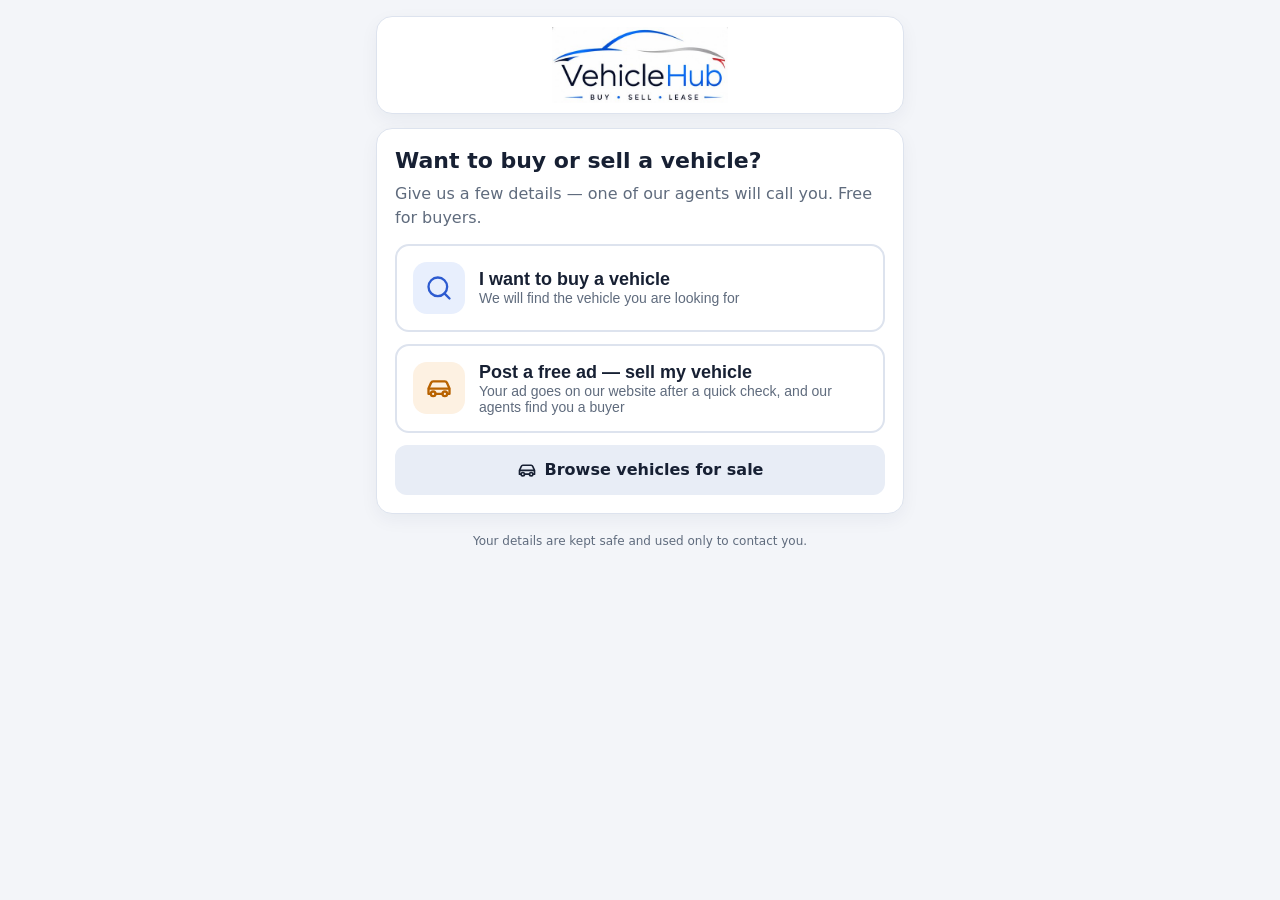
<file: VehicleHub-new-account/github-pages/request.html>
<!DOCTYPE html>
<html lang="en">
<head>
<meta charset="UTF-8">
<meta name="viewport" content="width=device-width,initial-scale=1,viewport-fit=cover">
<title>VehicleHub — Buy or sell a vehicle</title>
<meta name="description" content="Tell us the vehicle you want to buy or sell — a VehicleHub agent will contact you.">
<meta name="theme-color" content="#1d3f8f">
<link rel="icon" href="icon-192.png">
<script src="config.js"></script>
<style>
  :root { --p:#1d3f8f; --p2:#2d5bd0; --ink:#172033; --mut:#5f6b7d; --bg:#f3f5f9; --line:#dde3ee; --ok:#1b7a3d; --bad:#c0392b; --or:#b86200; }
  * { box-sizing: border-box; }
  body { margin: 0; background: var(--bg); color: var(--ink); font: 16px/1.5 system-ui, -apple-system, "Segoe UI", "Noto Sans Sinhala", "Iskoola Pota", Roboto, Arial, sans-serif; }
  .wrap { max-width: 560px; margin: 0 auto; padding: 16px; }
  header { display: flex; align-items: center; gap: 10px; margin-bottom: 14px; background: #fff; border: 1px solid var(--line);
    border-radius: 16px; padding: 10px 14px; box-shadow: 0 6px 18px rgba(20,40,80,.05); }
  header { justify-content: center; }
  header .logo { height: 76px; width: auto; max-width: 86%; display: block; }
  .ic { width: 20px; height: 20px; flex: 0 0 auto; stroke: currentColor; fill: none; stroke-width: 2; stroke-linecap: round; stroke-linejoin: round; vertical-align: -4px; }
  .badge-ic { width: 52px; height: 52px; border-radius: 14px; display: flex; align-items: center; justify-content: center; flex: 0 0 52px; }
  .badge-ic .ic { width: 28px; height: 28px; }
  .buy .badge-ic { background: #e8effd; color: var(--p2); }
  .sell .badge-ic { background: #fdf1e2; color: var(--or); }
  .h-ic { display: inline-flex; width: 34px; height: 34px; border-radius: 10px; align-items: center; justify-content: center; vertical-align: -8px; margin-right: 8px; }
  .h-ic.buy { background: #e8effd; color: var(--p2); } .h-ic.sell { background: #fdf1e2; color: var(--or); }
  .okc { width: 76px; height: 76px; border-radius: 50%; background: #e7f6ec; color: var(--ok); display: flex; align-items: center; justify-content: center; margin: 4px auto 10px; }
  .okc .ic { width: 42px; height: 42px; stroke-width: 2.4; }
  .card { background: #fff; border: 1px solid var(--line); border-radius: 16px; padding: 18px; box-shadow: 0 6px 18px rgba(20,40,80,.05); margin-bottom: 14px; }
  h1 { font-size: 22px; margin: 0 0 6px; line-height: 1.3; }
  p.lead { margin: 0 0 14px; color: var(--mut); }
  .choice { display: grid; gap: 12px; }
  .choice button { display: flex; align-items: center; gap: 14px; width: 100%; text-align: left; border: 2px solid var(--line); background: #fff;
    border-radius: 14px; padding: 16px; font-size: 18px; font-weight: 700; cursor: pointer; color: var(--ink); }
  .choice button small { display: block; font-weight: 400; color: var(--mut); font-size: 14px; }
  .choice .buy:hover, .choice .buy:focus { border-color: var(--p2); background: #f2f6ff; }
  .choice .sell:hover, .choice .sell:focus { border-color: var(--or); background: #fff8ef; }
  label.f { display: block; margin: 0 0 12px; }
  label.f > span { display: block; font-size: 14px; font-weight: 600; margin-bottom: 4px; }
  label.f > span em { font-style: normal; color: var(--bad); }
  label.f > span i { font-style: normal; font-weight: 400; color: var(--mut); }
  input, select, textarea { width: 100%; font: inherit; font-size: 16px; padding: 11px 12px; border: 1px solid var(--line); border-radius: 10px; background: #fff; color: var(--ink); }
  input:focus, select:focus, textarea:focus { outline: none; border-color: var(--p2); box-shadow: 0 0 0 3px rgba(45,91,208,.15); }
  textarea { min-height: 70px; resize: vertical; }
  .two { display: grid; grid-template-columns: 1fr 1fr; gap: 10px; }
  .sec { font-weight: 700; color: var(--p); margin: 6px 0 10px; font-size: 15px; border-bottom: 1px solid var(--line); padding-bottom: 4px; }
  .check { display: flex; gap: 10px; align-items: flex-start; font-size: 14px; margin: 6px 0 12px; }
  .check input { width: 22px; height: 22px; flex: 0 0 22px; margin-top: 1px; }
  .btn { display: inline-flex; align-items: center; justify-content: center; gap: 8px; border: 0; border-radius: 12px; padding: 13px 18px;
    font: inherit; font-weight: 700; cursor: pointer; background: #e8edf6; color: var(--ink); text-decoration: none; }
  .btn.pri { background: var(--p); color: #fff; width: 100%; font-size: 17px; }
  .btn.wa { background: #1faa53; color: #fff; width: 100%; font-size: 17px; }
  .btn:disabled { opacity: .6; cursor: wait; }
  .back { display: inline-flex; align-items: center; gap: 6px; background: none; border: 0; color: var(--p); font: inherit; font-weight: 600; cursor: pointer; padding: 0; margin-bottom: 8px; }
  .back .ic { width: 18px; height: 18px; }
  .err { color: var(--bad); font-size: 14px; min-height: 20px; margin: 4px 0 8px; }
  .hp { position: absolute; left: -9999px; width: 1px; height: 1px; overflow: hidden; }
  .photos { display: flex; flex-wrap: wrap; gap: 8px; margin: 8px 0; }
  .photos .ph { position: relative; width: 88px; height: 66px; border-radius: 8px; background: #ddd center/cover; }
  .photos .ph button { position: absolute; top: -6px; right: -6px; width: 24px; height: 24px; border-radius: 50%; border: 0; background: var(--bad); color: #fff; cursor: pointer; display: flex; align-items: center; justify-content: center; padding: 0; }
  .photos .ph button .ic { width: 14px; height: 14px; stroke-width: 3; }
  .muted { color: var(--mut); font-size: 13px; }
  .about { display: flex; gap: 10px; align-items: center; background: #eef3ff; color: var(--p); border-radius: 12px; padding: 10px 12px; margin: 4px 0 12px; font-size: 14px; }
  .done { text-align: center; }
  .ref { display: inline-block; background: #eef3ff; color: var(--p); font-weight: 800; font-size: 20px; padding: 6px 16px; border-radius: 10px; margin: 6px 0 12px; }
  .foot { text-align: center; font-size: 12px; color: var(--mut); margin: 18px 0 30px; }
  .spin { width: 18px; height: 18px; border: 3px solid rgba(255,255,255,.5); border-top-color: #fff; border-radius: 50%; animation: s .8s linear infinite; }
  @keyframes s { to { transform: rotate(360deg); } }
  /* number-plate blur editor */
  .pe-back { position: fixed; inset: 0; background: rgba(10,16,24,.86); z-index: 50; display: flex; align-items: center; justify-content: center; padding: 10px; }
  .pe { background: #fff; border-radius: 14px; padding: 14px; max-width: 760px; width: 100%; max-height: 96vh; overflow: auto; }
  .pe h3 { margin: 0 0 4px; font-size: 16px; }
  .pe canvas { width: 100%; height: auto; border-radius: 8px; touch-action: none; cursor: crosshair; margin: 8px 0; background: #eee; }
  .pe .row { display: flex; gap: 8px; flex-wrap: wrap; }
  .pe .row .btn { flex: 1 1 auto; padding: 10px 12px; }
  .pe .row .ok { background: #1faa53; color: #fff; }
  @media (max-width: 420px) { .two { grid-template-columns: 1fr; } }
</style>
</head>
<body>
<div class="wrap">
  <header>
    <img class="logo" src="[data-uri]" alt="VehicleHub — Buy · Sell · Lease">
  </header>
  <div id="app"></div>
  <div class="foot" id="foot"></div>
</div>

<script>
(function () {
  'use strict';
  var API = window.VM_API_URL || '';
  var qs = new URLSearchParams(location.search);
  var REF = (qs.get('ref') || '').trim().toLowerCase();
  var SRC = (qs.get('src') || qs.get('utm_source') || '').trim();
  var lang = 'en';
  var MAX_PHOTOS = 8;
  // Coming from the showroom: ?type=buyer&about=V0001&make=..&model=..&vtype=..&year=..&price=..
  //                  or Wanted: ?type=seller&about=B0003&make=..&model=..&vtype=..
  var ABOUT = (qs.get('about') || '').toUpperCase().replace(/[^A-Z0-9]/g, '').slice(0, 12);
  var PRE = { make: qs.get('make') || '', model: qs.get('model') || '', vehicle_type: qs.get('vtype') || '',
              year: qs.get('year') || '', year_from: qs.get('year') || '', year_to: qs.get('year') || '',
              max_budget: qs.get('price') || '' };
  var START_TYPE = qs.get('type') === 'seller' ? 'seller' : (qs.get('type') === 'buyer' ? 'buyer' : '');
  var state = { type: '', photos: [] };

  var TYPES = ['Car', 'SUV / Jeep', 'Van', 'Cab / Pickup', 'Motorcycle', 'Three Wheeler', 'Lorry', 'Bus'];
  var FUELS = ['Petrol', 'Diesel', 'Hybrid', 'Electric'];
  var GEARS = ['Auto', 'Manual', 'Tiptronic'];
  var CONDS = ['Brand New', 'Recondition', 'Registered (Used)'];
  var DISTRICTS = ['Colombo', 'Gampaha', 'Kalutara', 'Kandy', 'Matale', 'Nuwara Eliya', 'Galle', 'Matara', 'Hambantota', 'Jaffna',
    'Kilinochchi', 'Mannar', 'Vavuniya', 'Mullaitivu', 'Batticaloa', 'Ampara', 'Trincomalee', 'Kurunegala', 'Puttalam',
    'Anuradhapura', 'Polonnaruwa', 'Badulla', 'Monaragala', 'Ratnapura', 'Kegalle'];
  var MAKES = ['Toyota', 'Suzuki', 'Honda', 'Nissan', 'Mitsubishi', 'Mazda', 'Daihatsu', 'Hyundai', 'Kia', 'Micro', 'Perodua', 'Tata', 'Mahindra',
               'Bajaj', 'TVS', 'Hero', 'Yamaha', 'BMW', 'Mercedes-Benz', 'Audi', 'Isuzu', 'Ford', 'Subaru', 'Renault', 'MG', 'BYD', 'Tesla'];

  var T = {
    en: {
      title: 'Want to buy or sell a vehicle?',
      lead: 'Give us a few details — one of our agents will call you. Free for buyers.',
      buy: 'I want to buy a vehicle', buyS: 'We will find the vehicle you are looking for',
      sell: 'Post a free ad — sell my vehicle', sellS: 'Your ad goes on our website after a quick check, and our agents find you a buyer',
      aboutV: 'Enquiry about vehicle', aboutB: 'Your offer for the wanted request', showroom: 'Browse vehicles for sale',
      back: 'Back', buyTitle: 'The vehicle you want', sellTitle: 'Your vehicle',
      vtype: 'Vehicle type', any: 'Any', select: '— Select —', make: 'Make', model: 'Model',
      makePh: 'e.g. Toyota', modelPh: 'e.g. Aqua', notSure: 'leave blank if not sure',
      yFrom: 'Year (from)', yTo: 'Year (to)', year: 'Year of manufacture', budMin: 'Minimum budget (Lakhs)', budMax: 'Maximum budget (Lakhs)',
      price: 'Expected price (Lakhs)', lakhsHint: 'e.g. Rs. 6,250,000 = 62.5',
      leasing: 'I need leasing / finance',
      photos: 'Photos', photosHint: 'Up to 8 — ads with photos sell much faster. After choosing, draw a box over the number plate on each photo to hide it.',
      mileage: 'Mileage (km)', fuel: 'Fuel', gear: 'Transmission', cond: 'Condition', color: 'Colour', district: 'District (location)',
      details: 'Ad details', descPh: 'e.g. First owner, full service records, new tyres, no accidents',
      addPhotos: 'Add photos',
      you: 'Your details', name: 'Your name', phone: 'Phone / WhatsApp number', email: 'Email', optional: '(optional)',
      notes: 'Anything else', notesPh: 'e.g. colour does not matter, need it soon',
      consent: 'I agree that a VehicleHub agent may use my details to contact me. My phone number will not be shared with anyone else.',
      send: 'Send request', sending: 'Sending…',
      e_name: 'Please enter your name.', e_phone: 'Please enter a valid mobile number (07XXXXXXXX).',
      e_email: 'That email address is not valid.', e_consent: 'Please tick the consent box.',
      e_budget: 'Please enter your maximum budget (Lakhs).', e_seller: 'Please enter the make, model and price.',
      e_net: 'Could not send. Check your internet connection and try again.', e_cfg: 'This form is not set up yet.',
      thanks: 'Thank you! We received your request.', refL: 'Reference',
      agent: function (n) { return 'Our agent ' + n + ' will call you soon.'; },
      agentAny: 'One of our agents will call you soon.',
      waBtn: 'Confirm on WhatsApp', waHint: 'Tap the button and send the message — you will get a confirmation on WhatsApp.',
      waMsg: function (ref, name) { return 'Hello, I am ' + name + '. I sent a request to VehicleHub. Reference: ' + ref; },
      again: 'Send another request',
      pe_t: function (n, t) { return 'Photo ' + n + ' of ' + t + ' — draw a box over the number plate'; },
      pe_h: 'Drag with your finger. You can draw several boxes. The area is hidden permanently.',
      pe_undo: 'Undo', pe_skip: 'Remove this photo', pe_ok: 'Done',
      foot: 'Your details are kept safe and used only to contact you.'
    }
  };
  function t(k) { return T[lang][k]; }
  function esc(s) { return String(s == null ? '' : s).replace(/[&<>"']/g, function (c) { return { '&': '&amp;', '<': '&lt;', '>': '&gt;', '"': '&quot;', "'": '&#39;' }[c]; }); }
  var $ = function (id) { return document.getElementById(id); };
  var ICONS = {
    search: '<circle cx="11" cy="11" r="8"/><line x1="21" y1="21" x2="16.65" y2="16.65"/>',
    car: '<path d="M5 17H3v-4.5l2.2-5A2 2 0 0 1 7 6.3h10a2 2 0 0 1 1.8 1.2l2.2 5V17h-2"/><line x1="9" y1="17" x2="15" y2="17"/><circle cx="7" cy="17" r="2"/><circle cx="17" cy="17" r="2"/><line x1="3.5" y1="12.5" x2="20.5" y2="12.5"/>',
    camera: '<path d="M23 19a2 2 0 0 1-2 2H3a2 2 0 0 1-2-2V8a2 2 0 0 1 2-2h4l2-3h6l2 3h4a2 2 0 0 1 2 2z"/><circle cx="12" cy="13" r="4"/>',
    chat: '<path d="M21 11.5a8.38 8.38 0 0 1-.9 3.8 8.5 8.5 0 0 1-7.6 4.7 8.38 8.38 0 0 1-3.8-.9L3 21l1.9-5.7a8.38 8.38 0 0 1-.9-3.8 8.5 8.5 0 0 1 4.7-7.6 8.38 8.38 0 0 1 3.8-.9h.5a8.48 8.48 0 0 1 8 8v.5z"/>',
    check: '<polyline points="20 6 9 17 4 12"/>',
    left: '<line x1="19" y1="12" x2="5" y2="12"/><polyline points="12 19 5 12 12 5"/>',
    x: '<line x1="18" y1="6" x2="6" y2="18"/><line x1="6" y1="6" x2="18" y2="18"/>',
    undo: '<polyline points="1 4 1 10 7 10"/><path d="M3.51 15a9 9 0 1 0 2.13-9.36L1 10"/>',
    send: '<line x1="22" y1="2" x2="11" y2="13"/><polygon points="22 2 15 22 11 13 2 9 22 2"/>',
    plus: '<line x1="12" y1="5" x2="12" y2="19"/><line x1="5" y1="12" x2="19" y2="12"/>'
  };
  function ic(n) { return '<svg class="ic" viewBox="0 0 24 24" aria-hidden="true">' + (ICONS[n] || '') + '</svg>'; }


  function renderStart() {
    state.type = ''; state.done = null;
    $('app').innerHTML =
      '<div class="card"><h1>' + t('title') + '</h1><p class="lead">' + t('lead') + '</p>' +
      '<div class="choice">' +
      '<button type="button" class="buy" id="c_buy"><span class="badge-ic">' + ic('search') + '</span><span>' + t('buy') + '<small>' + t('buyS') + '</small></span></button>' +
      '<button type="button" class="sell" id="c_sell"><span class="badge-ic">' + ic('car') + '</span><span>' + t('sell') + '<small>' + t('sellS') + '</small></span></button>' +
      '</div><a class="btn" href="vehicles.html" style="width:100%;margin-top:12px">' + ic('car') + ' ' + t('showroom') + '</a></div>';
    $('c_buy').onclick = function () { state.type = 'buyer'; renderForm(); window.scrollTo(0, 0); };
    $('c_sell').onclick = function () { state.type = 'seller'; renderForm(); window.scrollTo(0, 0); };
  }

  function typeOptions(first) {
    return '<option value="">' + first + '</option>' + TYPES.map(function (x) {
      return '<option value="' + esc(x) + '">' + esc(x) + '</option>';
    }).join('');
  }
  function sel(id, label, list) {
    return '<label class="f"><span>' + label + '</span><select id="' + id + '"><option value="">' + t('select') + '</option>' +
      list.map(function (x) { return '<option value="' + esc(x) + '">' + esc(x) + '</option>'; }).join('') + '</select></label>';
  }
  function fld(id, label, attrs, hint, req) {
    return '<label class="f"><span>' + label + (req ? ' <em>*</em>' : '') + (hint ? ' <i>' + hint + '</i>' : '') + '</span><input id="' + id + '" ' + (attrs || '') + '></label>';
  }

  function renderForm() {
    var buyer = state.type === 'buyer', y = new Date().getFullYear();
    var yr = 'type="number" inputmode="numeric" min="1970" max="' + (y + 1) + '"';
    var lk = 'type="number" inputmode="decimal" step="0.1" min="0"';
    var h = '<div class="card"><button type="button" class="back" id="f_back">' + ic('left') + ' ' + t('back') + '</button>' +
      '<h1><span class="h-ic ' + (buyer ? 'buy' : 'sell') + '">' + ic(buyer ? 'search' : 'car') + '</span>' + (buyer ? t('buy') : t('sell')) + '</h1>' +
      (ABOUT ? '<div class="about">' + ic(buyer ? 'car' : 'search') + '<span>' + (buyer ? t('aboutV') : t('aboutB')) + ' <b>' + esc(ABOUT) + '</b>' +
        (PRE.make ? ' — ' + esc([PRE.make, PRE.model, qs.get('year') || ''].filter(Boolean).join(' ')) : '') + '</span></div>' : '') +
      '<form id="f" novalidate>' +
      '<div class="sec">' + (buyer ? t('buyTitle') : t('sellTitle')) + '</div>' +
      '<label class="f"><span>' + t('vtype') + (buyer ? '' : ' <em>*</em>') + '</span><select id="q_vehicle_type">' + typeOptions(buyer ? t('any') : t('select')) + '</select></label>' +
      '<div class="two">' +
        fld('q_make', t('make'), 'list="mk" autocomplete="off" placeholder="' + t('makePh') + '"', buyer ? '' : '', !buyer) +
        fld('q_model', t('model'), 'autocomplete="off" placeholder="' + t('modelPh') + '"', '', !buyer) +
      '</div>' + (buyer ? '<div class="muted" style="margin:-6px 0 10px">' + t('notSure') + '</div>' : '') +
      '<datalist id="mk">' + MAKES.map(function (m) { return '<option value="' + m + '">'; }).join('') + '</datalist>';
    if (buyer) {
      h += '<div class="two">' + fld('q_year_from', t('yFrom'), yr + ' placeholder="2012"') + fld('q_year_to', t('yTo'), yr + ' placeholder="' + y + '"') + '</div>' +
        '<div class="two">' + fld('q_min_budget', t('budMin'), lk + ' placeholder="40"') + fld('q_max_budget', t('budMax'), lk + ' placeholder="60"', '', true) + '</div>' +
        '<div class="muted" style="margin:-6px 0 10px">' + t('lakhsHint') + '</div>' +
        sel('q_district', t('district') + ' <i>' + t('optional') + '</i>', DISTRICTS) +
        '<label class="check"><input type="checkbox" id="q_leasing"><span>' + t('leasing') + '</span></label>';
    } else {
      h += '<div class="two">' + fld('q_year', t('year'), yr + ' placeholder="2016"') + fld('q_price', t('price'), lk + ' placeholder="62.5"', '', true) + '</div>' +
        '<div class="muted" style="margin:-6px 0 10px">' + t('lakhsHint') + '</div>' +
        '<div class="two">' + fld('q_mileage', t('mileage'), 'type="number" inputmode="numeric" min="0" step="1" placeholder="85000"') +
          sel('q_condition', t('cond'), CONDS) + '</div>' +
        '<div class="two">' + sel('q_fuel', t('fuel'), FUELS) + sel('q_transmission', t('gear'), GEARS) + '</div>' +
        '<div class="two">' + fld('q_color', t('color'), 'maxlength="40" placeholder="White"') + sel('q_district', t('district'), DISTRICTS) + '</div>' +
        '<div class="sec">' + t('photos') + ' <span class="muted">' + t('optional') + '</span></div>' +
        '<div class="muted">' + t('photosHint') + '</div>' +
        '<div class="photos" id="ph"></div>' +
        '<input type="file" id="q_files" accept="image/*" multiple style="display:none">' +
        '<button type="button" class="btn" id="ph_add">' + ic('camera') + ' ' + t('addPhotos') + '</button><div style="height:12px"></div>';
    }
    h += '<div class="sec">' + t('you') + '</div>' +
      fld('q_name', t('name'), 'autocomplete="name" maxlength="80"', '', true) +
      fld('q_phone', t('phone'), 'type="tel" inputmode="tel" autocomplete="tel" placeholder="07XXXXXXXX"', '', true) +
      fld('q_email', t('email'), 'type="email" inputmode="email" autocomplete="email" placeholder="name@gmail.com"', t('optional')) +
      '<label class="f"><span>' + (buyer ? t('notes') : t('details')) + ' <i>' + t('optional') + '</i></span><textarea id="q_notes" maxlength="500" placeholder="' + (buyer ? t('notesPh') : t('descPh')) + '"></textarea></label>' +
      '<div class="hp" aria-hidden="true"><label>Website <input id="q_website" tabindex="-1" autocomplete="off"></label></div>' +
      '<label class="check"><input type="checkbox" id="q_consent"><span>' + t('consent') + '</span></label>' +
      '<div class="err" id="f_err"></div>' +
      '<button class="btn pri" id="f_send" type="submit">' + ic('send') + ' ' + t('send') + '</button>' +
      '</form></div>';
    $('app').innerHTML = h;
    $('f_back').onclick = function () { state.photos = []; renderStart(); };
    $('f').onsubmit = submit;
    if (!buyer) {
      $('ph_add').onclick = function () { $('q_files').click(); };
      $('q_files').onchange = function () { addPhotos(this.files); this.value = ''; };
      drawPhotos();
    }
  }

  var FIELDS = ['vehicle_type', 'make', 'model', 'year_from', 'year_to', 'year', 'min_budget', 'max_budget', 'price', 'name', 'phone', 'email', 'notes',
                'mileage', 'fuel', 'transmission', 'condition', 'color', 'district'];
  function readForm() {
    var o = {};
    FIELDS.forEach(function (k) { var el = $('q_' + k); if (el) o[k] = el.value.trim(); });
    ['leasing', 'consent'].forEach(function (k) { var el = $('q_' + k); if (el) o[k] = el.checked; });
    return o;
  }
  function fillForm(o) {
    FIELDS.forEach(function (k) { var el = $('q_' + k); if (el && o[k] != null) el.value = o[k]; });
    ['leasing', 'consent'].forEach(function (k) { var el = $('q_' + k); if (el) el.checked = !!o[k]; });
  }

  // ---------- photos: resize + number-plate blur, all in the browser ----------
  function drawPhotos() {
    var box = $('ph'); if (!box) return;
    box.innerHTML = state.photos.map(function (u, i) {
      return '<div class="ph" style="background-image:url(\'' + u + '\')"><button type="button" data-i="' + i + '" aria-label="remove">' + ic('x') + '</button></div>';
    }).join('');
    box.querySelectorAll('button').forEach(function (b) { b.onclick = function () { state.photos.splice(+b.dataset.i, 1); drawPhotos(); }; });
    var add = $('ph_add'); if (add) add.style.display = state.photos.length >= MAX_PHOTOS ? 'none' : '';
  }
  async function addPhotos(files) {
    files = Array.prototype.slice.call(files || [], 0, MAX_PHOTOS - state.photos.length);
    for (var i = 0; i < files.length; i++) {
      var data;
      try { data = await resizeImage(files[i], 1280, 0.8); } catch (e) { continue; }
      data = await blurEditor(data, i + 1, files.length);
      if (data) { state.photos.push(data); drawPhotos(); }
    }
  }
  function resizeImage(file, max, q) {
    return new Promise(function (resolve, reject) {
      var url = URL.createObjectURL(file), img = new Image();
      img.onload = function () {
        var s = Math.min(1, max / Math.max(img.naturalWidth, img.naturalHeight));
        var c = document.createElement('canvas');
        c.width = Math.round(img.naturalWidth * s); c.height = Math.round(img.naturalHeight * s);
        c.getContext('2d').drawImage(img, 0, 0, c.width, c.height);
        URL.revokeObjectURL(url); resolve(c.toDataURL('image/jpeg', q));
      };
      img.onerror = function () { URL.revokeObjectURL(url); reject(new Error('bad image')); };
      img.src = url;
    });
  }
  function pixelate(ctx, b) {
    var x = Math.max(0, Math.round(b.x)), y = Math.max(0, Math.round(b.y));
    var w = Math.min(ctx.canvas.width - x, Math.round(b.w)), h = Math.min(ctx.canvas.height - y, Math.round(b.h));
    if (w < 2 || h < 2) return;
    var block = Math.max(10, Math.round(Math.min(w, h) / 4));
    var tc = document.createElement('canvas');
    tc.width = Math.max(1, Math.ceil(w / block)); tc.height = Math.max(1, Math.ceil(h / block));
    tc.getContext('2d').drawImage(ctx.canvas, x, y, w, h, 0, 0, tc.width, tc.height);
    ctx.save(); ctx.imageSmoothingEnabled = false; ctx.drawImage(tc, 0, 0, tc.width, tc.height, x, y, w, h); ctx.restore();
  }
  function blurEditor(dataUrl, n, total) {
    return new Promise(function (resolve) {
      var img = new Image();
      img.onload = function () {
        var back = document.createElement('div'); back.className = 'pe-back';
        back.innerHTML = '<div class="pe"><h3>' + esc(t('pe_t')(n, total)) + '</h3><div class="muted">' + t('pe_h') + '</div>' +
          '<canvas id="pe_c"></canvas><div class="row"><button type="button" class="btn" id="pe_undo">' + ic('undo') + ' ' + t('pe_undo') + '</button>' +
          '<button type="button" class="btn" id="pe_skip">' + ic('x') + ' ' + t('pe_skip') + '</button><button type="button" class="btn ok" id="pe_ok">' + ic('check') + ' ' + t('pe_ok') + '</button></div></div>';
        document.body.appendChild(back);
        var c = back.querySelector('#pe_c'), ctx = c.getContext('2d');
        c.width = img.naturalWidth; c.height = img.naturalHeight;
        var boxes = [], start = null, cur = null;
        function redraw() {
          ctx.drawImage(img, 0, 0);
          boxes.forEach(function (b) { pixelate(ctx, b); });
          if (start && cur) { ctx.strokeStyle = '#ffcc00'; ctx.lineWidth = Math.max(3, c.width / 300); ctx.setLineDash([12, 8]);
            ctx.strokeRect(start.x, start.y, cur.x - start.x, cur.y - start.y); ctx.setLineDash([]); }
        }
        function pos(e) { var r = c.getBoundingClientRect(); return { x: (e.clientX - r.left) * c.width / r.width, y: (e.clientY - r.top) * c.height / r.height }; }
        c.addEventListener('pointerdown', function (e) { c.setPointerCapture(e.pointerId); start = cur = pos(e); });
        c.addEventListener('pointermove', function (e) { if (start) { cur = pos(e); redraw(); } });
        c.addEventListener('pointerup', function () {
          if (start && cur) { var b = { x: Math.min(start.x, cur.x), y: Math.min(start.y, cur.y), w: Math.abs(cur.x - start.x), h: Math.abs(cur.y - start.y) };
            if (b.w > 8 && b.h > 8) boxes.push(b); }
          start = cur = null; redraw();
        });
        redraw();
        function close(v) { back.remove(); resolve(v); }
        back.querySelector('#pe_undo').onclick = function () { boxes.pop(); redraw(); };
        back.querySelector('#pe_skip').onclick = function () { close(null); };
        back.querySelector('#pe_ok').onclick = function () { start = cur = null; redraw(); close(c.toDataURL('image/jpeg', 0.82)); };
      };
      img.onerror = function () { resolve(dataUrl); };
      img.src = dataUrl;
    });
  }

  // ---------- submit ----------
  function normPhone(p) {
    var d = String(p || '').replace(/\D/g, '');
    if (d.length === 11 && d.indexOf('94') === 0) d = '0' + d.slice(2); else if (d.length === 9) d = '0' + d;
    return d;
  }
  async function submit(e) {
    e.preventDefault();
    var o = readForm(), err = $('f_err'), buyer = state.type === 'buyer';
    err.textContent = '';
    if (buyer && !o.max_budget) return fail(t('e_budget'), 'q_max_budget');
    if (!buyer && (!o.make || !o.model || !o.price)) return fail(t('e_seller'), !o.make ? 'q_make' : !o.model ? 'q_model' : 'q_price');
    if (!o.name) return fail(t('e_name'), 'q_name');
    if (!/^0\d{9}$/.test(normPhone(o.phone))) return fail(t('e_phone'), 'q_phone');
    if (o.email && !/^[^@\s]+@[^@\s]+\.[^@\s]+$/.test(o.email)) return fail(t('e_email'), 'q_email');
    if (!o.consent) return fail(t('e_consent'), 'q_consent');
    if (!API || API.indexOf('PASTE_') === 0) return fail(t('e_cfg'));

    var payload = Object.assign({}, o, { about: ABOUT, type: state.type, phone: normPhone(o.phone), ref: REF, source: SRC, lang: lang,
      website: ($('q_website') || {}).value || '', photos: buyer ? [] : state.photos });
    var btn = $('f_send'); btn.disabled = true; btn.innerHTML = '<span class="spin"></span> ' + t('sending');
    try {
      var res = await fetch(API, { method: 'POST', headers: { 'Content-Type': 'text/plain;charset=utf-8' },
        body: JSON.stringify({ fn: 'submitLead', args: [payload] }), redirect: 'follow' });
      var j = await res.json();
      if (!j || !j.ok) throw new Error((j && j.error) || 'error');
      state.photos = [];
      state.done = { ref: j.result.ref, officer: j.result.officer, name: o.name };
      renderDone(state.done); window.scrollTo(0, 0);
    } catch (ex) {
      btn.disabled = false; btn.innerHTML = ic('send') + ' ' + t('send');
      var m = String(ex && ex.message || '');
      err.textContent = (m && m !== 'error' && m.indexOf('Failed to fetch') === -1 && m.indexOf('NetworkError') === -1) ? m : t('e_net');
    }
    function fail(msg, focusId) { err.textContent = msg; if (focusId && $(focusId)) $(focusId).focus(); }
  }

  function renderDone(d) {
    var o = d.officer, wa = '';
    if (o && o.phone) {
      var num = '94' + String(o.phone).replace(/^0/, '');
      wa = 'https:/' + '/wa.me/' + num + '?text=' + encodeURIComponent(t('waMsg')(d.ref, d.name));
    }
    $('app').innerHTML = '<div class="card done"><div class="okc">' + ic('check') + '</div><h1>' + t('thanks') + '</h1>' +
      '<div class="muted">' + t('refL') + '</div><div class="ref">' + esc(d.ref) + '</div>' +
      '<p>' + (o ? esc(t('agent')(o.name)) : t('agentAny')) + '</p>' +
      (wa ? '<a class="btn wa" href="' + wa + '" target="_blank" rel="noopener">' + ic('chat') + ' ' + t('waBtn') + '</a><p class="muted">' + t('waHint') + '</p>' : '') +
      '<button type="button" class="btn" id="d_again" style="margin-top:8px">' + ic('plus') + ' ' + t('again') + '</button></div>';
    $('d_again').onclick = renderStart;
  }

  $('foot').textContent = t('foot');
  renderStart();
  if (START_TYPE) {
    state.type = START_TYPE; renderForm();
    var pre = {}; Object.keys(PRE).forEach(function (k) { if (PRE[k]) pre[k] = PRE[k]; });
    if (START_TYPE === 'seller') { delete pre.max_budget; delete pre.year_from; delete pre.year_to; }
    else { delete pre.year; }
    fillForm(pre);
  }
})();
</script>
</body>
</html>
</file>
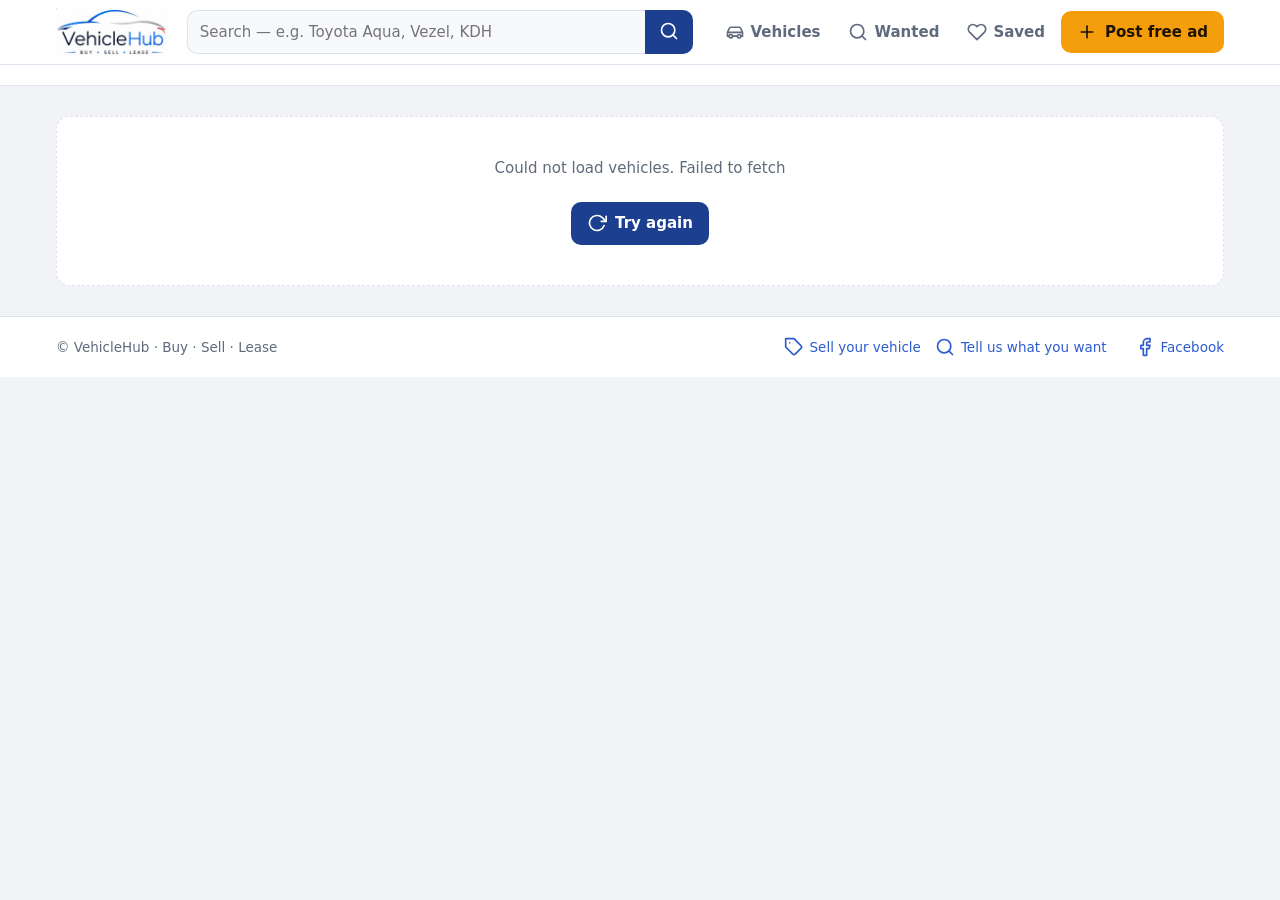
<file: VehicleHub-new-account/github-pages/vehicles.html>
<!DOCTYPE html>
<html lang="en">
<head>
<meta charset="UTF-8">
<meta name="viewport" content="width=device-width,initial-scale=1,viewport-fit=cover">
<title>VehicleHub — Vehicles for sale in Sri Lanka</title>
<meta name="description" content="Cars, SUVs, vans, bikes and more for sale in Sri Lanka. Every ad is checked by a VehicleHub agent. Post your vehicle free.">
<meta property="og:title" content="VehicleHub — Vehicles for sale in Sri Lanka">
<meta property="og:description" content="Every ad checked by a VehicleHub agent. Buy · Sell · Lease.">
<meta property="og:image" content="icon-512.png">
<meta name="theme-color" content="#1d3f8f">
<link rel="icon" href="icon-192.png">
<link rel="manifest" href="manifest.webmanifest">
<script src="config.js"></script>
<style>
  :root { --p:#1d3f8f; --p2:#2d5bd0; --ink:#172033; --mut:#5f6b7d; --bg:#f1f3f7; --line:#dde3ee; --card:#fff;
          --ok:#1b7a3d; --or:#f59e0b; --or2:#b86200; --soft:#eef3ff; --red:#d23c3c; --gold:#c98a00; }
  * { box-sizing: border-box; }
  body { margin: 0; background: var(--bg); color: var(--ink); font: 15px/1.5 system-ui, -apple-system, "Segoe UI", Roboto, Arial, sans-serif; }
  a { color: var(--p2); }
  button { font: inherit; }
  .ic { width: 20px; height: 20px; flex: 0 0 auto; stroke: currentColor; fill: none; stroke-width: 2; stroke-linecap: round; stroke-linejoin: round; vertical-align: -4px; }
  .wrap { max-width: 1200px; margin: 0 auto; padding: 0 16px; }
  .muted { color: var(--mut); }
  .hide { display: none !important; }

  /* ---------- header ---------- */
  .top { background: #fff; border-bottom: 1px solid var(--line); position: sticky; top: 0; z-index: 30; }
  .top .wrap { display: flex; align-items: center; gap: 12px; min-height: 64px; }
  .top .logo { height: 48px; width: auto; display: block; }
  .hsearch { flex: 1; display: flex; max-width: 520px; margin: 0 8px; }
  .hsearch input { flex: 1; min-width: 0; border: 1px solid var(--line); border-right: 0; border-radius: 10px 0 0 10px; padding: 10px 12px; font: inherit; background: #f7f9fc; }
  .hsearch button { border: 0; border-radius: 0 10px 10px 0; background: var(--p); color: #fff; padding: 0 14px; cursor: pointer; }
  .hlinks { display: flex; align-items: center; gap: 4px; margin-left: auto; }
  .hlinks a.l { text-decoration: none; color: var(--mut); font-weight: 600; padding: 9px 12px; border-radius: 10px; display: inline-flex; gap: 6px; align-items: center; white-space: nowrap; }
  .hlinks a.l.on { background: var(--soft); color: var(--p); }
  .hlinks a.l .n { background: var(--red); color: #fff; border-radius: 99px; font-size: 11px; padding: 0 6px; line-height: 18px; }
  .btn { display: inline-flex; align-items: center; justify-content: center; gap: 8px; border: 0; border-radius: 10px; padding: 10px 16px;
         font-weight: 700; cursor: pointer; background: #e8edf6; color: var(--ink); text-decoration: none; white-space: nowrap; }
  .btn.pri { background: var(--p); color: #fff; }
  .btn.or { background: var(--or); color: #1f1300; }
  .btn.wa { background: #1faa53; color: #fff; }
  .btn.ghost { background: #fff; border: 1px solid var(--line); }
  .btn.sm { padding: 7px 12px; font-size: 14px; }
  .btn.blk { width: 100%; }

  /* ---------- category strip ---------- */
  .cats { background: #fff; border-bottom: 1px solid var(--line); }
  .cats .wrap { display: flex; gap: 8px; overflow-x: auto; padding: 10px 16px; scrollbar-width: none; }
  .cats .wrap::-webkit-scrollbar { display: none; }
  .chip { display: inline-flex; flex-direction: column; align-items: center; gap: 2px; min-width: 84px; padding: 8px 6px; background: #fff;
          border: 1px solid var(--line); border-radius: 12px; cursor: pointer; font-size: 12.5px; font-weight: 600; color: var(--mut); }
  .chip .ic { width: 26px; height: 26px; }
  .chip small { font-weight: 500; }
  .chip.on { border-color: var(--p2); color: var(--p); background: var(--soft); }

  /* ---------- list page ---------- */
  .layout { display: grid; grid-template-columns: 270px 1fr; gap: 18px; padding: 16px 0 34px; }
  .panel { background: #fff; border: 1px solid var(--line); border-radius: 14px; padding: 14px 16px 16px; align-self: start; position: sticky; top: 80px; max-height: calc(100vh - 96px); overflow: auto; }
  .panel .ph { display: flex; align-items: center; justify-content: space-between; margin-bottom: 4px; }
  .panel h3 { margin: 0; font-size: 16px; display: flex; gap: 8px; align-items: center; }
  .panel .x { display: none; border: 0; background: #eef1f6; border-radius: 50%; width: 34px; height: 34px; cursor: pointer; align-items: center; justify-content: center; }
  .panel label { display: block; font-size: 13px; font-weight: 600; margin: 10px 0 4px; }
  .panel input, .panel select, .bar select { width: 100%; font: inherit; font-size: 14px; padding: 8px 9px; border: 1px solid var(--line); border-radius: 9px; background: #fff; color: var(--ink); }
  .two { display: grid; grid-template-columns: 1fr 1fr; gap: 8px; }
  .panel .acts { display: flex; gap: 8px; margin-top: 14px; position: sticky; bottom: -16px; background: #fff; padding: 8px 0 0; }
  .panel .acts .btn { flex: 1; }

  .bar { display: flex; align-items: center; gap: 8px; margin-bottom: 12px; flex-wrap: wrap; }
  .bar .count { font-weight: 700; }
  .bar .count span { color: var(--mut); font-weight: 400; }
  .bar .sp { flex: 1; }
  .bar select { width: auto; }
  .vt { display: inline-flex; border: 1px solid var(--line); border-radius: 9px; overflow: hidden; background: #fff; }
  .vt button { border: 0; background: #fff; padding: 7px 9px; cursor: pointer; color: var(--mut); display: flex; }
  .vt button.on { background: var(--soft); color: var(--p); }
  .fbtn { display: none; }
  .tags { display: flex; gap: 6px; flex-wrap: wrap; margin: -4px 0 12px; }
  .tags button { border: 1px solid #c9d6f3; background: var(--soft); color: var(--p); border-radius: 99px; padding: 3px 10px; font-size: 13px; cursor: pointer; display: inline-flex; gap: 4px; align-items: center; }
  .tags button .ic { width: 14px; height: 14px; }

  /* ad cards — list view (default, like riyasewana) */
  .ads { display: grid; gap: 10px; }
  .ad { position: relative; display: grid; grid-template-columns: 200px 1fr; background: var(--card); border: 1px solid var(--line); border-radius: 12px; overflow: hidden;
        text-decoration: none; color: inherit; transition: box-shadow .15s; }
  .ad:hover { box-shadow: 0 8px 22px rgba(20,40,80,.10); }
  .ad.feat { border-color: #f2c85b; background: #fffdf5; }
  .th { position: relative; aspect-ratio: 4 / 3; background: #e6ebf3 center / cover no-repeat; display: flex; align-items: center; justify-content: center; color: #9aa7ba; }
  .th > .ic { width: 46px; height: 46px; stroke-width: 1.3; }
  .th.loaded > .ic { display: none; }
  .badge { position: absolute; left: 8px; top: 8px; font-size: 11px; font-weight: 800; padding: 2px 8px; border-radius: 99px; letter-spacing: .3px; color: #fff; background: var(--ok); }
  .badge.f { background: var(--gold); }
  .pc { position: absolute; right: 8px; bottom: 8px; background: rgba(0,0,0,.6); color: #fff; font-size: 12px; padding: 1px 8px; border-radius: 99px; display: flex; gap: 4px; align-items: center; }
  .pc .ic { width: 13px; height: 13px; }
  .ad .b { padding: 10px 44px 10px 14px; display: flex; flex-direction: column; gap: 2px; min-width: 0; }
  .ad .t { font-weight: 700; font-size: 16.5px; line-height: 1.3; }
  .ad .pr { color: var(--p); font-weight: 800; font-size: 18px; }
  .ad .pr small { color: var(--mut); font-weight: 500; font-size: 12px; }
  .ad .m { color: var(--mut); font-size: 13.5px; }
  .ad .f { display: flex; justify-content: space-between; gap: 8px; margin-top: auto; padding-top: 4px; color: var(--mut); font-size: 12.5px; }
  .ad .f .ic { width: 14px; height: 14px; }
  .fav { position: absolute; right: 8px; top: 8px; width: 34px; height: 34px; border-radius: 50%; border: 1px solid var(--line); background: #fff; cursor: pointer;
         display: flex; align-items: center; justify-content: center; color: var(--mut); z-index: 2; }
  .fav .ic { width: 18px; height: 18px; }
  .fav.on { color: var(--red); }
  .fav.on .ic { fill: var(--red); }
  /* grid view */
  .ads.grid { grid-template-columns: repeat(auto-fill, minmax(220px, 1fr)); gap: 14px; }
  .ads.grid .ad { grid-template-columns: 1fr; }
  .ads.grid .ad .b { padding: 10px 12px 12px; }
  .ads.grid .fav { top: 8px; right: 8px; }

  .wcard { background: #fff; border: 1px solid var(--line); border-left: 4px solid var(--or); border-radius: 12px; padding: 14px; display: flex; flex-direction: column; gap: 4px; }
  .wcard .wt { display: inline-flex; align-self: flex-start; background: #fff3dc; color: var(--or2); font-size: 11px; font-weight: 800; padding: 2px 8px; border-radius: 99px; letter-spacing: .4px; }
  .wcard .t { font-weight: 700; font-size: 16px; display: flex; gap: 8px; align-items: center; }
  .wcard .s { color: var(--mut); font-size: 13px; }
  .wcard .bud { font-weight: 700; }
  .wcard .btn { margin-top: 8px; }
  .wgrid { display: grid; grid-template-columns: repeat(auto-fill, minmax(260px, 1fr)); gap: 14px; }
  .notice { background: #fff8ec; border: 1px solid #f6d9a6; color: #7a4a00; border-radius: 12px; padding: 12px 14px; margin-bottom: 12px; display: flex; gap: 10px; align-items: center; flex-wrap: wrap; }
  .notice .btn { margin-left: auto; }

  .pager { display: flex; gap: 6px; justify-content: center; margin: 22px 0 0; flex-wrap: wrap; }
  .pager button { min-width: 38px; height: 38px; border: 1px solid var(--line); background: #fff; border-radius: 9px; cursor: pointer; padding: 0 10px; }
  .pager button.on { background: var(--p); color: #fff; border-color: var(--p); }
  .pager button:disabled { opacity: .4; cursor: default; }
  .empty { text-align: center; color: var(--mut); padding: 40px 14px; background: #fff; border: 1px dashed var(--line); border-radius: 14px; }
  .sk { background: linear-gradient(90deg, #e9edf4 25%, #f4f6fa 50%, #e9edf4 75%); background-size: 200% 100%; animation: sh 1.2s infinite; border-radius: 12px; height: 150px; }
  @keyframes sh { to { background-position: -200% 0; } }

  /* ---------- ad page ---------- */
  .crumb { font-size: 13px; color: var(--mut); padding: 14px 0 6px; display: flex; gap: 6px; flex-wrap: wrap; align-items: center; }
  .crumb a { text-decoration: none; }
  .adp { display: grid; grid-template-columns: 1fr 340px; gap: 18px; padding-bottom: 34px; align-items: start; }
  .box { background: #fff; border: 1px solid var(--line); border-radius: 14px; padding: 16px; margin-bottom: 14px; }
  .box h2 { margin: 0 0 10px; font-size: 17px; display: flex; gap: 8px; align-items: center; }
  .adh { display: flex; gap: 10px; align-items: flex-start; }
  .adh h1 { margin: 0; font-size: 24px; line-height: 1.25; flex: 1; }
  .adh .fav { position: static; flex: none; width: 40px; height: 40px; }
  .adm { color: var(--mut); font-size: 13.5px; display: flex; gap: 14px; flex-wrap: wrap; margin-top: 4px; }
  .adm .ic { width: 15px; height: 15px; }
  .gal { position: relative; background: #0f172a; border-radius: 12px; overflow: hidden; aspect-ratio: 4 / 3; display: flex; align-items: center; justify-content: center; color: #8a97ad; margin-top: 12px; user-select: none; }
  .gal img { width: 100%; height: 100%; object-fit: contain; display: block; }
  .gal .nav { position: absolute; top: 50%; transform: translateY(-50%); width: 42px; height: 42px; border-radius: 50%; border: 0; background: rgba(255,255,255,.92); cursor: pointer; display: flex; align-items: center; justify-content: center; }
  .gal .nav.l { left: 10px; } .gal .nav.r { right: 10px; }
  .gal .cnt { position: absolute; bottom: 10px; left: 50%; transform: translateX(-50%); background: rgba(0,0,0,.6); color: #fff; font-size: 12px; padding: 2px 10px; border-radius: 99px; }
  .gal .big { width: 64px; height: 64px; stroke-width: 1.2; }
  .dots { display: flex; gap: 6px; justify-content: center; margin-top: 8px; flex-wrap: wrap; }
  .dots button { width: 9px; height: 9px; border-radius: 50%; border: 0; background: #c6cfdd; padding: 0; cursor: pointer; }
  .dots button.on { background: var(--p); }
  .specs { display: grid; grid-template-columns: repeat(auto-fill, minmax(180px, 1fr)); gap: 8px; }
  .spec { background: #f6f8fc; border-radius: 10px; padding: 9px 12px; }
  .spec span { display: block; color: var(--mut); font-size: 12px; }
  .spec b { font-size: 15px; }
  .desc { white-space: pre-wrap; margin: 0; }
  .side { position: sticky; top: 80px; }
  .pbox .pr { color: var(--p); font-size: 28px; font-weight: 800; line-height: 1.2; }
  .pbox .pr small { display: block; color: var(--mut); font-size: 14px; font-weight: 500; }
  .pbox .acts { display: grid; gap: 8px; margin-top: 14px; }
  .pbox .note { font-size: 12.5px; color: var(--mut); display: flex; gap: 6px; margin-top: 12px; }
  .pbox .note .ic { width: 16px; height: 16px; margin-top: 2px; }
  .lc label { display: block; font-size: 13px; font-weight: 600; margin: 8px 0 4px; }
  .lc input, .lc select { width: 100%; font: inherit; padding: 8px 9px; border: 1px solid var(--line); border-radius: 9px; background: #fff; }
  .lc .res { background: var(--soft); border-radius: 12px; padding: 12px; margin-top: 12px; }
  .lc .res .mo { font-size: 24px; font-weight: 800; color: var(--p); }
  .lc .res .row { display: flex; justify-content: space-between; font-size: 13.5px; color: var(--mut); }
  .tips { margin: 0; padding-left: 18px; color: var(--mut); font-size: 14px; }
  .tips li { margin: 3px 0; }
  .cbar { display: none; }
  .mprice { display: none; color: var(--p); font-size: 22px; font-weight: 800; margin-top: 6px; }
  .mprice small { color: var(--mut); font-size: 13px; font-weight: 500; }

  footer { border-top: 1px solid var(--line); background: #fff; }
  footer .wrap { padding: 20px 16px; display: flex; gap: 12px 18px; align-items: center; flex-wrap: wrap; color: var(--mut); font-size: 13.5px; }
  footer .links { margin-left: auto; display: flex; gap: 14px; flex-wrap: wrap; }
  footer a { text-decoration: none; display: inline-flex; gap: 6px; align-items: center; }

  @media (max-width: 920px) {
    .hsearch { display: none; }
    .msearch { display: flex !important; }
    .hlinks a.l span.tx { display: none; }
    .layout, .adp { grid-template-columns: 1fr; }
    .side { position: static; }
    .panel { display: none; position: fixed; inset: 0; z-index: 60; border-radius: 0; max-height: none; top: 0; align-self: stretch; height: 100%; }
    .panel.open { display: block; }
    .panel .x { display: inline-flex; }
    .fbtn { display: inline-flex; }
    .top .logo { height: 40px; }
    .cbar { display: grid; grid-template-columns: 1fr 1fr; gap: 8px; position: fixed; left: 0; right: 0; bottom: 0; z-index: 40; background: #fff;
            border-top: 1px solid var(--line); padding: 8px 12px calc(8px + env(safe-area-inset-bottom)); }
    body.has-cbar { padding-bottom: 70px; }
    .mprice { display: block; }
  }
  @media (max-width: 560px) {
    .ad { grid-template-columns: 130px 1fr; }
    .ad .th { aspect-ratio: auto; min-height: 112px; height: 100%; }
    .ad .b { padding: 8px 38px 8px 10px; }
    .ad .t { font-size: 15px; }
    .ad .pr { font-size: 16px; }
    .ad .pr small { display: none; }
    .ad .m { font-size: 12.5px; }
    .fav { width: 30px; height: 30px; }
    .ads.grid { grid-template-columns: 1fr 1fr; gap: 10px; }
    .ads.grid .ad .th { aspect-ratio: 4 / 3; min-height: 0; }
    .adh h1 { font-size: 20px; }
    .specs { grid-template-columns: 1fr 1fr; }
    .btn.or .tx { display: none; }
    .bar .count span { display: none; }
  }
  .msearch { display: none; padding: 0 16px 10px; }
  .msearch form { display: flex; flex: 1; }
</style>
</head>
<body>
<header class="top">
  <div class="wrap">
    <a href="#" id="homeLink" aria-label="VehicleHub home"><img class="logo" src="[data-uri]" alt="VehicleHub"></a>
    <form class="hsearch" id="hsearch"><input id="hq" type="search" placeholder="Search — e.g. Toyota Aqua, Vezel, KDH" autocomplete="off" aria-label="Search">
      <button type="submit" aria-label="Search" id="hqb"></button></form>
    <nav class="hlinks">
      <a class="l" href="#" id="nav_sale"></a>
      <a class="l" href="#wanted" id="nav_want"></a>
      <a class="l" href="#saved" id="nav_saved"></a>
      <a class="btn or" href="request.html?type=seller&src=showroom" id="postBtn"></a>
    </nav>
  </div>
  <div class="msearch"><form id="msearch" class="hsearch" style="display:flex;margin:0;max-width:none"><input id="mq" type="search" placeholder="Search vehicles…" autocomplete="off" aria-label="Search">
    <button type="submit" aria-label="Search" id="mqb"></button></form></div>
</header>
<div class="cats" id="catsBar"><div class="wrap" id="cats"></div></div>

<div class="wrap" id="view"></div>

<footer><div class="wrap">
  <span>© VehicleHub · Buy · Sell · Lease</span>
  <div class="links">
    <a href="request.html?type=seller&src=showroom" id="fSell"></a>
    <a href="request.html?type=buyer&src=showroom" id="fBuy"></a>
    <a href="#" id="fPhone"></a>
    <a href="#" id="fFb" target="_blank" rel="noopener"></a>
  </div>
</div></footer>

<script>
(function () {
  'use strict';
  var API = window.VM_API_URL || '';
  var PER_PAGE = 20;
  var $ = function (id) { return document.getElementById(id); };
  function esc(s) { return String(s == null ? '' : s).replace(/[&<>"']/g, function (c) { return { '&': '&amp;', '<': '&lt;', '>': '&gt;', '"': '&quot;', "'": '&#39;' }[c]; }); }
  function store(k, v) { try { if (v == null) localStorage.removeItem(k); else localStorage.setItem(k, v); } catch (e) {} }
  function stored(k) { try { return localStorage.getItem(k); } catch (e) { return null; } }
  function sstore(k, v) { try { sessionStorage.setItem(k, v); } catch (e) {} }
  function sstored(k) { try { return sessionStorage.getItem(k); } catch (e) { return null; } }

  var ICONS = {
    car: '<path d="M5 17H3v-4.5l2.2-5A2 2 0 0 1 7 6.3h10a2 2 0 0 1 1.8 1.2l2.2 5V17h-2"/><line x1="9" y1="17" x2="15" y2="17"/><circle cx="7" cy="17" r="2"/><circle cx="17" cy="17" r="2"/><line x1="3.5" y1="12.5" x2="20.5" y2="12.5"/>',
    suv: '<path d="M3 17V9.5A1.5 1.5 0 0 1 4.5 8H8l2-3h8a2 2 0 0 1 2 2v10h-1"/><line x1="9" y1="17" x2="15" y2="17"/><circle cx="7" cy="17" r="2"/><circle cx="17" cy="17" r="2"/><line x1="3" y1="12" x2="21" y2="12"/>',
    van: '<path d="M3 17V7a2 2 0 0 1 2-2h11l5 5v7h-1"/><line x1="9" y1="17" x2="15" y2="17"/><circle cx="7" cy="17" r="2"/><circle cx="17" cy="17" r="2"/><line x1="3" y1="11" x2="21" y2="11"/><line x1="10" y1="5" x2="10" y2="11"/>',
    pickup: '<path d="M3 17v-5h9V7h5l4 5v5h-1"/><line x1="9" y1="17" x2="15" y2="17"/><circle cx="7" cy="17" r="2"/><circle cx="17" cy="17" r="2"/>',
    bike: '<circle cx="5.5" cy="17" r="3.5"/><circle cx="18.5" cy="17" r="3.5"/><path d="M5.5 17l4-7h5l4 7"/><path d="M9 10l-1-3H6"/><path d="M14.5 10L13 6h3"/>',
    tuk: '<path d="M4 17V9a4 4 0 0 1 4-4h6l4 6v6"/><line x1="4" y1="11" x2="18" y2="11"/><circle cx="7" cy="17" r="2"/><circle cx="17" cy="17" r="2"/><line x1="9" y1="17" x2="15" y2="17"/>',
    lorry: '<rect x="1" y="4" width="14" height="12"/><path d="M15 8h4l3 4v4h-7"/><circle cx="6" cy="18" r="2"/><circle cx="18" cy="18" r="2"/>',
    bus: '<rect x="3" y="3" width="18" height="14" rx="2"/><line x1="3" y1="10" x2="21" y2="10"/><circle cx="7" cy="19" r="2"/><circle cx="17" cy="19" r="2"/>',
    all: '<rect x="3" y="3" width="7" height="7"/><rect x="14" y="3" width="7" height="7"/><rect x="3" y="14" width="7" height="7"/><rect x="14" y="14" width="7" height="7"/>',
    list: '<line x1="8" y1="6" x2="21" y2="6"/><line x1="8" y1="12" x2="21" y2="12"/><line x1="8" y1="18" x2="21" y2="18"/><line x1="3" y1="6" x2="3.01" y2="6"/><line x1="3" y1="12" x2="3.01" y2="12"/><line x1="3" y1="18" x2="3.01" y2="18"/>',
    search: '<circle cx="11" cy="11" r="8"/><line x1="21" y1="21" x2="16.65" y2="16.65"/>',
    tag: '<path d="M20.59 13.41l-7.17 7.17a2 2 0 0 1-2.83 0L2 12V2h10l8.59 8.59a2 2 0 0 1 0 2.82z"/><line x1="7" y1="7" x2="7.01" y2="7"/>',
    filter: '<polygon points="22 3 2 3 10 12.46 10 19 14 21 14 12.46 22 3"/>',
    camera: '<path d="M23 19a2 2 0 0 1-2 2H3a2 2 0 0 1-2-2V8a2 2 0 0 1 2-2h4l2-3h6l2 3h4a2 2 0 0 1 2 2z"/><circle cx="12" cy="13" r="4"/>',
    phone: '<path d="M22 16.92v3a2 2 0 0 1-2.18 2 19.79 19.79 0 0 1-8.63-3.07 19.5 19.5 0 0 1-6-6 19.79 19.79 0 0 1-3.07-8.67A2 2 0 0 1 4.11 2h3a2 2 0 0 1 2 1.72c.13.96.36 1.9.7 2.81a2 2 0 0 1-.45 2.11L8.09 9.91a16 16 0 0 0 6 6l1.27-1.27a2 2 0 0 1 2.11-.45c.91.34 1.85.57 2.81.7A2 2 0 0 1 22 16.92z"/>',
    chat: '<path d="M21 11.5a8.38 8.38 0 0 1-.9 3.8 8.5 8.5 0 0 1-7.6 4.7 8.38 8.38 0 0 1-3.8-.9L3 21l1.9-5.7a8.38 8.38 0 0 1-.9-3.8 8.5 8.5 0 0 1 4.7-7.6 8.38 8.38 0 0 1 3.8-.9h.5a8.48 8.48 0 0 1 8 8v.5z"/>',
    send: '<line x1="22" y1="2" x2="11" y2="13"/><polygon points="22 2 15 22 11 13 2 9 22 2"/>',
    x: '<line x1="18" y1="6" x2="6" y2="18"/><line x1="6" y1="6" x2="18" y2="18"/>',
    left: '<polyline points="15 18 9 12 15 6"/>', right: '<polyline points="9 18 15 12 9 6"/>',
    shield: '<path d="M12 22s8-4 8-10V5l-8-3-8 3v7c0 6 8 10 8 10z"/><polyline points="9 12 11 14 15 10"/>',
    share: '<circle cx="18" cy="5" r="3"/><circle cx="6" cy="12" r="3"/><circle cx="18" cy="19" r="3"/><line x1="8.59" y1="13.51" x2="15.42" y2="17.49"/><line x1="15.41" y1="6.51" x2="8.59" y2="10.49"/>',
    plus: '<line x1="12" y1="5" x2="12" y2="19"/><line x1="5" y1="12" x2="19" y2="12"/>',
    facebook: '<path d="M18 2h-3a5 5 0 0 0-5 5v3H7v4h3v8h4v-8h3l1-4h-4V7a1 1 0 0 1 1-1h3z"/>',
    refresh: '<polyline points="23 4 23 10 17 10"/><path d="M20.49 15a9 9 0 1 1-2.12-9.36L23 10"/>',
    heart: '<path d="M20.84 4.61a5.5 5.5 0 0 0-7.78 0L12 5.67l-1.06-1.06a5.5 5.5 0 0 0-7.78 7.78l1.06 1.06L12 21.23l7.78-7.78 1.06-1.06a5.5 5.5 0 0 0 0-7.78z"/>',
    pin: '<path d="M21 10c0 7-9 13-9 13s-9-6-9-13a9 9 0 0 1 18 0z"/><circle cx="12" cy="10" r="3"/>',
    clock: '<circle cx="12" cy="12" r="10"/><polyline points="12 6 12 12 16 14"/>',
    calc: '<rect x="4" y="2" width="16" height="20" rx="2"/><line x1="8" y1="6" x2="16" y2="6"/><line x1="8" y1="11" x2="8.01" y2="11"/><line x1="12" y1="11" x2="12.01" y2="11"/><line x1="16" y1="11" x2="16.01" y2="11"/><line x1="8" y1="15" x2="8.01" y2="15"/><line x1="12" y1="15" x2="12.01" y2="15"/><line x1="16" y1="15" x2="16" y2="18"/><line x1="8" y1="18" x2="12" y2="18"/>',
    info: '<circle cx="12" cy="12" r="10"/><line x1="12" y1="16" x2="12" y2="12"/><line x1="12" y1="8" x2="12.01" y2="8"/>',
    note: '<path d="M14 2H6a2 2 0 0 0-2 2v16a2 2 0 0 0 2 2h12a2 2 0 0 0 2-2V8z"/><polyline points="14 2 14 8 20 8"/><line x1="16" y1="13" x2="8" y2="13"/><line x1="16" y1="17" x2="8" y2="17"/>',
    star: '<polygon points="12 2 15.09 8.26 22 9.27 17 14.14 18.18 21.02 12 17.77 5.82 21.02 7 14.14 2 9.27 8.91 8.26 12 2"/>'
  };
  function ic(n) { return '<svg class="ic" viewBox="0 0 24 24" aria-hidden="true">' + (ICONS[n] || ICONS.car) + '</svg>'; }
  var TYPE_ICON = { 'Car': 'car', 'SUV / Jeep': 'suv', 'Van': 'van', 'Cab / Pickup': 'pickup', 'Motorcycle': 'bike', 'Three Wheeler': 'tuk', 'Lorry': 'lorry', 'Bus': 'bus' };
  function typeIcon(t) { return TYPE_ICON[t] || 'car'; }

  var S = { data: null, thumbs: {}, loading: {}, listScroll: 0, view: stored('vh_view') === 'grid' ? 'grid' : 'list' };
  var FKEYS = ['q', 'type', 'make', 'model', 'ymin', 'ymax', 'pmin', 'pmax', 'km', 'fuel', 'gear', 'cond', 'district', 'sort', 'page'];

  // ---------- static labels ----------
  $('hqb').innerHTML = ic('search'); $('mqb').innerHTML = ic('search');
  $('nav_sale').innerHTML = ic('car') + '<span class="tx">Vehicles</span>';
  $('nav_want').innerHTML = ic('search') + '<span class="tx">Wanted</span>';
  $('postBtn').innerHTML = ic('plus') + '<span class="tx"> Post free ad</span>';
  $('fSell').innerHTML = ic('tag') + ' Sell your vehicle';
  $('fBuy').innerHTML = ic('search') + ' Tell us what you want';
  $('fFb').innerHTML = ic('facebook') + ' Facebook';

  // ---------- API ----------
  async function call(fn, args) {
    if (!API || API.indexOf('PASTE_') === 0) throw new Error('This page is not set up yet.');
    var res = await fetch(API, { method: 'POST', headers: { 'Content-Type': 'text/plain;charset=utf-8' },
      body: JSON.stringify({ fn: fn, args: args || [] }), redirect: 'follow' });
    var j = await res.json();
    if (!j || !j.ok) throw new Error((j && j.error) || 'Error');
    return j.result;
  }

  // ---------- helpers ----------
  function rs(lakhs) {
    if (lakhs === '' || lakhs == null) return 'Negotiable';
    return 'Rs. ' + Math.round(Number(lakhs) * 100000).toLocaleString('en-US');
  }
  function rsN(n) { return 'Rs. ' + Math.round(n).toLocaleString('en-US'); }
  function lk(n) { return (n === '' || n == null) ? '' : Number(n).toLocaleString('en-US') + ' Lakhs'; }
  function km(n) { return (n === '' || n == null) ? '' : Number(n).toLocaleString('en-US') + ' km'; }
  function daysOld(d) { return d ? Math.floor((Date.now() - new Date(d + 'T00:00:00').getTime()) / 86400000) : 999; }
  function ago(d) {
    if (!d) return '';
    var n = daysOld(d);
    return n <= 0 ? 'Today' : n === 1 ? 'Yesterday' : n < 30 ? n + ' days ago' : n < 365 ? Math.floor(n / 30) + ' mo ago' : Math.floor(n / 365) + ' yr ago';
  }
  function carName(x) { return [x.make, x.model].filter(Boolean).join(' ') || x.type || 'Vehicle'; }
  function title(v) { return carName(v) + (v.year ? ' ' + v.year : ''); }
  function norm(s) { return String(s || '').toLowerCase().replace(/[^a-z0-9]/g, ''); }
  function waNum(p) { return p ? '94' + String(p).replace(/\D/g, '').replace(/^0/, '') : ''; }
  function adUrl(id) { return location.href.split('#')[0] + '#v=' + id; }
  function uniq(a) { var o = {}; a.forEach(function (x) { if (x) o[x] = (o[x] || 0) + 1; }); return o; }

  // ---------- favourites (this device only) ----------
  function favs() { try { return JSON.parse(stored('vh_saved') || '[]'); } catch (e) { return []; } }
  function isFav(id) { return favs().indexOf(id) !== -1; }
  function toggleFav(id) {
    var f = favs(), i = f.indexOf(id);
    if (i === -1) f.unshift(id); else f.splice(i, 1);
    store('vh_saved', JSON.stringify(f.slice(0, 200)));
    document.querySelectorAll('[data-fav="' + id + '"]').forEach(function (b) { b.classList.toggle('on', i === -1); b.setAttribute('aria-pressed', i === -1); });
    navCounts();
  }
  function favBtn(id) {
    var on = isFav(id);
    return '<button type="button" class="fav' + (on ? ' on' : '') + '" data-fav="' + esc(id) + '" aria-pressed="' + on + '" aria-label="Save" title="Save">' + ic('heart') + '</button>';
  }
  document.addEventListener('click', function (e) {
    var b = e.target.closest && e.target.closest('[data-fav]');
    if (!b) return;
    e.preventDefault(); e.stopPropagation();
    toggleFav(b.dataset.fav);
    if (route().page === 'saved') render();
  }, true);
  function navCounts() {
    var live = S.data ? favs().filter(function (id) { return byId(id); }).length : favs().length;
    $('nav_saved').innerHTML = ic('heart') + '<span class="tx">Saved</span>' + (live ? '<span class="n">' + live + '</span>' : '');
  }
  function byId(id) { return S.data && S.data.vehicles.find(function (x) { return x.id === id; }); }

  // ---------- routing ----------
  // #           → vehicles list           #/?type=Car&make=Toyota → list with filters
  // #v=V0001    → one ad                  #wanted / #saved
  function route() {
    var h = location.hash.replace(/^#/, '');
    if (h.indexOf('v=') === 0) return { page: 'ad', id: h.slice(2) };
    if (h.indexOf('wanted') === 0) return { page: 'wanted' };
    if (h === 'saved') return { page: 'saved' };
    var i = h.indexOf('?');
    return { page: 'list', params: new URLSearchParams(i >= 0 ? h.slice(i + 1) : '') };
  }
  function F() {
    var p = route().params || new URLSearchParams(), o = {};
    FKEYS.forEach(function (k) { o[k] = p.get(k) || ''; });
    o.page = Math.max(1, Number(o.page) || 1);
    return o;
  }
  function setF(changes, keepPage) {
    var f = F(), p = new URLSearchParams();
    Object.keys(changes).forEach(function (k) { f[k] = changes[k]; });
    if (changes.make !== undefined && changes.model === undefined) f.model = '';
    if (!keepPage) f.page = 1;
    FKEYS.forEach(function (k) { if (f[k] && !(k === 'page' && f[k] === 1)) p.set(k, f[k]); });
    var s = p.toString();
    history.replaceState(null, '', s ? '#/?' + s : location.pathname + location.search);
    render();
  }
  window.addEventListener('hashchange', render);
  $('homeLink').onclick = function (e) { e.preventDefault(); history.pushState(null, '', location.pathname); render(); window.scrollTo(0, 0); };
  $('nav_sale').onclick = $('homeLink').onclick;
  function doSearch(e) {
    e.preventDefault();
    var q = (e.target.querySelector('input').value || '').trim();
    if (route().page !== 'list') history.pushState(null, '', location.pathname);
    setF({ q: q }); window.scrollTo(0, 0);
  }
  $('hsearch').onsubmit = doSearch; $('msearch').onsubmit = doSearch;

  // ---------- filtering ----------
  function matches(v, f, skip) {
    if (f.type && skip !== 'type' && v.type !== f.type) return false;
    if (f.make && skip !== 'make' && v.make !== f.make) return false;
    if (f.model && v.model !== f.model) return false;
    if (f.q) {
      var hay = norm([v.make, v.model, v.type, v.year, v.fuel, v.gear, v.district, v.condition, v.color, v.id].join(' '));
      if (!f.q.split(/\s+/).every(function (w) { return hay.indexOf(norm(w)) !== -1; })) return false;
    }
    if (f.ymin && (!v.year || v.year < +f.ymin)) return false;
    if (f.ymax && (!v.year || v.year > +f.ymax)) return false;
    if (f.pmin && (v.price === '' || v.price < +f.pmin)) return false;
    if (f.pmax && (v.price === '' || v.price > +f.pmax)) return false;
    if (f.km && (v.mileage === '' || v.mileage > +f.km)) return false;
    if (f.fuel && v.fuel !== f.fuel) return false;
    if (f.gear && v.gear !== f.gear) return false;
    if (f.cond && v.condition !== f.cond) return false;
    if (f.district && v.district !== f.district) return false;
    return true;
  }
  function sortList(list, s) {
    var num = function (v, d) { return v === '' || v == null ? d : v; };
    return list.sort(function (a, b) {
      if (s === 'plow') return num(a.price, 1e9) - num(b.price, 1e9);
      if (s === 'phigh') return num(b.price, -1) - num(a.price, -1);
      if (s === 'ynew') return num(b.year, 0) - num(a.year, 0);
      if (s === 'yold') return num(a.year, 9999) - num(b.year, 9999);
      if (s === 'km') return num(a.mileage, 1e12) - num(b.mileage, 1e12);
      if (a.featured !== b.featured) return a.featured ? -1 : 1;   // newest: featured ads first
      return a.date < b.date ? 1 : a.date > b.date ? -1 : 0;
    });
  }

  // ---------- category strip ----------
  function renderCats(active, list) {
    var counts = uniq(list.map(function (v) { return v.type; }));
    var types = [''].concat(S.data.types || Object.keys(TYPE_ICON));
    $('cats').innerHTML = types.map(function (t) {
      var n = t ? (counts[t] || 0) : list.length;
      return '<button type="button" class="chip' + (active === t ? ' on' : '') + '" data-t="' + esc(t) + '">' + ic(t ? typeIcon(t) : 'all') +
        '<span>' + esc(t || 'All') + '</span><small>' + n + '</small></button>';
    }).join('');
    $('cats').querySelectorAll('.chip').forEach(function (b) {
      b.onclick = function () {
        if (route().page === 'wanted') { S.wType = b.dataset.t; render(); return; }
        if (route().page !== 'list') history.pushState(null, '', location.pathname);
        setF({ type: b.dataset.t, make: '' });
      };
    });
  }

  // ---------- main render ----------
  function render() {
    if (!S.data) return;
    var r = route();
    document.body.classList.remove('has-cbar');
    document.body.style.overflow = '';
    ['nav_sale', 'nav_want', 'nav_saved'].forEach(function (id) { $(id).classList.remove('on'); });
    $('catsBar').classList.toggle('hide', r.page === 'ad' || r.page === 'saved');
    navCounts();
    if (r.page === 'ad') return renderAd(r.id);
    if (r.page === 'wanted') return renderWanted();
    if (r.page === 'saved') return renderSaved();
    renderList();
  }

  function opt(list, cur, first, counts) {
    return '<option value="">' + first + '</option>' + list.map(function (x) {
      var v = Array.isArray(x) ? x[0] : x, l = Array.isArray(x) ? x[1] : x;
      return '<option value="' + esc(v) + '"' + (String(v) === String(cur) ? ' selected' : '') + '>' + esc(l) + (counts && counts[v] ? ' (' + counts[v] + ')' : '') + '</option>';
    }).join('');
  }

  function renderList() {
    $('nav_sale').classList.add('on');
    document.title = 'VehicleHub — Vehicles for sale in Sri Lanka';
    var f = F(), all = S.data.vehicles;
    $('hq').value = f.q; $('mq').value = f.q;
    renderCats(f.type, all);

    var list = sortList(all.filter(function (v) { return matches(v, f); }), f.sort);
    var forMakes = all.filter(function (v) { return !f.type || v.type === f.type; });
    var makeCounts = uniq(forMakes.map(function (v) { return v.make; }));
    var modelCounts = uniq(forMakes.filter(function (v) { return v.make === f.make; }).map(function (v) { return v.model; }));
    var y = new Date().getFullYear(), years = [];
    for (var i = y + 1; i >= 1985; i--) years.push(i);
    var kms = [[25000, '25,000 km'], [50000, '50,000 km'], [75000, '75,000 km'], [100000, '100,000 km'], [150000, '150,000 km'], [200000, '200,000 km']];

    var pages = Math.max(1, Math.ceil(list.length / PER_PAGE));
    var page = Math.min(f.page, pages), from = (page - 1) * PER_PAGE, show = list.slice(from, from + PER_PAGE);

    var chips = [];
    [['q', 'Search: ' + f.q], ['make', f.make], ['model', f.model], ['ymin', 'From ' + f.ymin], ['ymax', 'To ' + f.ymax],
     ['pmin', 'Min ' + lk(f.pmin)], ['pmax', 'Max ' + lk(f.pmax)], ['km', 'Under ' + km(f.km)], ['fuel', f.fuel], ['gear', f.gear],
     ['cond', f.cond], ['district', f.district]].forEach(function (c) { if (f[c[0]]) chips.push(c); });

    $('view').innerHTML =
      '<div class="layout">' +
      '<aside class="panel" id="panel">' +
        '<div class="ph"><h3>' + ic('filter') + ' Filters</h3><button type="button" class="x" id="pClose" aria-label="Close">' + ic('x') + '</button></div>' +
        '<label for="f_make">Make</label><select id="f_make">' + opt(Object.keys(makeCounts).sort(), f.make, 'Any make', makeCounts) + '</select>' +
        '<label for="f_model">Model</label><select id="f_model"' + (f.make ? '' : ' disabled') + '>' + opt(Object.keys(modelCounts).sort(), f.model, f.make ? 'Any model' : 'Choose a make first', modelCounts) + '</select>' +
        '<label>Year (YOM)</label><div class="two"><select id="f_ymin">' + opt(years, f.ymin, 'From') + '</select><select id="f_ymax">' + opt(years, f.ymax, 'To') + '</select></div>' +
        '<label>Price (Lakhs)</label><div class="two"><input id="f_pmin" type="number" inputmode="decimal" min="0" step="0.5" placeholder="Min" value="' + esc(f.pmin) + '"><input id="f_pmax" type="number" inputmode="decimal" min="0" step="0.5" placeholder="Max" value="' + esc(f.pmax) + '"></div>' +
        '<label for="f_km">Mileage</label><select id="f_km">' + opt(kms.map(function (k) { return [k[0], 'Under ' + k[1]]; }), f.km, 'Any mileage') + '</select>' +
        '<label for="f_fuel">Fuel</label><select id="f_fuel">' + opt(S.data.fuels || [], f.fuel, 'Any fuel') + '</select>' +
        '<label for="f_gear">Transmission</label><select id="f_gear">' + opt(S.data.gears || [], f.gear, 'Any') + '</select>' +
        '<label for="f_cond">Condition</label><select id="f_cond">' + opt(S.data.conditions || [], f.cond, 'Any condition') + '</select>' +
        '<label for="f_district">Location</label><select id="f_district">' + opt((S.data.districts || []).slice().sort(), f.district, 'All of Sri Lanka', uniq(all.map(function (v) { return v.district; }))) + '</select>' +
        '<div class="acts"><button class="btn ghost" type="button" id="f_clear">Clear all</button><button class="btn pri" type="button" id="f_apply">Show ' + list.length + '</button></div>' +
      '</aside>' +
      '<main>' +
        '<div class="bar">' +
          '<button class="btn ghost sm fbtn" type="button" id="fToggle">' + ic('filter') + ' Filters' + (chips.length ? ' (' + chips.length + ')' : '') + '</button>' +
          '<div class="count">' + list.length + ' ad' + (list.length === 1 ? '' : 's') + (f.type ? ' in ' + esc(f.type) : '') +
            (list.length ? ' <span>· ' + (from + 1) + '–' + (from + show.length) + '</span>' : '') + '</div>' +
          '<div class="sp"></div>' +
          '<select id="sort" aria-label="Sort">' + opt([['plow', 'Price: low to high'], ['phigh', 'Price: high to low'], ['ynew', 'Year: newest'], ['yold', 'Year: oldest'], ['km', 'Mileage: lowest']], f.sort, 'Newest first') + '</select>' +
          '<div class="vt"><button type="button" data-vt="list" class="' + (S.view === 'list' ? 'on' : '') + '" aria-label="List view">' + ic('list') + '</button>' +
            '<button type="button" data-vt="grid" class="' + (S.view === 'grid' ? 'on' : '') + '" aria-label="Grid view">' + ic('all') + '</button></div>' +
        '</div>' +
        (chips.length ? '<div class="tags">' + chips.map(function (c) { return '<button type="button" data-clr="' + c[0] + '">' + esc(c[1]) + ' ' + ic('x') + '</button>'; }).join('') + '</div>' : '') +
        '<div class="ads ' + S.view + '" id="ads">' + (show.map(adCard).join('') ||
          '<div class="empty">No vehicles match your search.<br><br>' +
          '<a class="btn pri" href="request.html?type=buyer&src=showroom">' + ic('search') + ' Tell us what you want — we will find it</a></div>') + '</div>' +
        pager(page, pages) +
      '</main></div>';

    // events
    var sel = { f_make: 'make', f_model: 'model', f_ymin: 'ymin', f_ymax: 'ymax', f_km: 'km', f_fuel: 'fuel', f_gear: 'gear', f_cond: 'cond', f_district: 'district', sort: 'sort' };
    Object.keys(sel).forEach(function (id) {
      $(id).onchange = function () { var o = {}; o[sel[id]] = this.value; S.keepPanel = window.innerWidth <= 920 && id !== 'sort'; setF(o); };
    });
    function prices() { setF({ pmin: $('f_pmin').value, pmax: $('f_pmax').value }); }
    $('f_pmin').onchange = prices; $('f_pmax').onchange = prices;
    $('f_apply').onclick = function () { S.keepPanel = false; $('panel').classList.remove('open'); document.body.style.overflow = ''; };
    $('f_clear').onclick = function () { var o = {}; FKEYS.forEach(function (k) { o[k] = ''; }); setF(o); };
    $('fToggle').onclick = function () { $('panel').classList.add('open'); document.body.style.overflow = 'hidden'; };
    $('pClose').onclick = $('f_apply').onclick;
    if (S.keepPanel) { $('panel').classList.add('open'); document.body.style.overflow = 'hidden'; } else document.body.style.overflow = '';
    S.keepPanel = false;
    document.querySelectorAll('[data-clr]').forEach(function (b) {
      b.onclick = function () { var o = {}; o[b.dataset.clr] = ''; if (b.dataset.clr === 'make') o.model = ''; setF(o); };
    });
    document.querySelectorAll('[data-vt]').forEach(function (b) {
      b.onclick = function () { S.view = b.dataset.vt; store('vh_view', S.view); renderList(); };
    });
    bindPager(function (p) { setF({ page: p }, true); window.scrollTo(0, 0); });
    bindAdLinks();
    loadThumbs(show.filter(function (x) { return x.photos; }).map(function (x) { return x.id; }));
    if (S.listScroll) { window.scrollTo(0, S.listScroll); S.listScroll = 0; }
  }

  function pager(page, pages) {
    if (pages < 2) return '';
    var b = [], lo = Math.max(1, page - 2), hi = Math.min(pages, page + 2);
    b.push('<button type="button" data-p="' + (page - 1) + '"' + (page === 1 ? ' disabled' : '') + ' aria-label="Previous">' + ic('left') + '</button>');
    if (lo > 1) b.push('<button type="button" data-p="1">1</button>' + (lo > 2 ? '<button type="button" disabled>…</button>' : ''));
    for (var i = lo; i <= hi; i++) b.push('<button type="button" data-p="' + i + '" class="' + (i === page ? 'on' : '') + '">' + i + '</button>');
    if (hi < pages) b.push((hi < pages - 1 ? '<button type="button" disabled>…</button>' : '') + '<button type="button" data-p="' + pages + '">' + pages + '</button>');
    b.push('<button type="button" data-p="' + (page + 1) + '"' + (page === pages ? ' disabled' : '') + ' aria-label="Next">' + ic('right') + '</button>');
    return '<div class="pager">' + b.join('') + '</div>';
  }
  function bindPager(go) {
    document.querySelectorAll('.pager [data-p]').forEach(function (b) { b.onclick = function () { go(+b.dataset.p); }; });
  }
  function bindAdLinks() {
    document.querySelectorAll('a.ad').forEach(function (a) {
      a.addEventListener('click', function () { if (route().page === 'list') S.listScroll = window.scrollY; });
    });
  }

  function adCard(v) {
    var th = S.thumbs[v.id];
    var meta = [km(v.mileage), v.fuel, v.gear].filter(Boolean).join(' · ') || [v.condition, v.type].filter(Boolean).join(' · ');
    return '<a class="ad' + (v.featured ? ' feat' : '') + '" href="#v=' + esc(v.id) + '">' +
      '<div class="th' + (th ? ' loaded' : '') + '" data-th="' + esc(v.id) + '"' + (th ? ' style="background-image:url(\'' + th + '\')"' : '') + '>' + ic(typeIcon(v.type)) +
        (v.featured ? '<span class="badge f">★ FEATURED</span>' : daysOld(v.date) < 4 ? '<span class="badge">NEW</span>' : '') +
        (v.photos ? '<span class="pc">' + ic('camera') + v.photos + '</span>' : '') + '</div>' +
      '<div class="b"><div class="t">' + esc(title(v)) + '</div>' +
        '<div class="pr">' + esc(rs(v.price)) + (v.price !== '' ? ' <small>' + esc(lk(v.price)) + '</small>' : '') + '</div>' +
        '<div class="m">' + esc(meta) + '</div>' +
        '<div class="f"><span>' + (v.district ? ic('pin') + ' ' + esc(v.district) : esc(v.condition || '')) + '</span><span>' + esc(ago(v.date)) + '</span></div></div>' +
      favBtn(v.id) + '</a>';
  }

  // ---------- thumbnails: one call per page, kept for this browser session ----------
  function setThumbEls(id, url) {
    document.querySelectorAll('[data-th="' + id + '"]').forEach(function (el) { el.style.backgroundImage = "url('" + url + "')"; el.classList.add('loaded'); });
  }
  async function loadThumbs(ids) {
    ids.forEach(function (id) { if (!S.thumbs[id]) { var c = sstored('vh_th_' + id); if (c) S.thumbs[id] = c; } if (S.thumbs[id]) setThumbEls(id, S.thumbs[id]); });
    ids = ids.filter(function (id) { return !S.thumbs[id] && !S.loading[id]; });
    for (var i = 0; i < ids.length; i += 24) {
      var part = ids.slice(i, i + 24);
      part.forEach(function (id) { S.loading[id] = 1; });
      try {
        var r = await call('publicThumbs', [part]);
        Object.keys(r || {}).forEach(function (id) { S.thumbs[id] = r[id]; sstore('vh_th_' + id, r[id]); setThumbEls(id, r[id]); });
      } catch (e) { /* placeholders stay */ }
      part.forEach(function (id) { delete S.loading[id]; });
    }
  }

  // ---------- one ad ----------
  var G = { id: '', ids: [], i: 0, cache: {} };
  function renderAd(id) {
    var v = byId(id);
    window.scrollTo(0, 0);
    if (!v) {
      $('view').innerHTML = '<div style="padding:30px 0"><div class="empty">' + ic('info') + '<br>This vehicle is no longer available — it may have been sold.' +
        '<br><br><a class="btn pri" href="#">' + ic('car') + ' See all vehicles</a></div></div>';
      return;
    }
    document.title = title(v) + ' — ' + rs(v.price) + ' | VehicleHub';
    var c = S.data.contact || {}, num = waNum(c.phone);
    var msg = 'Hi VehicleHub, I am interested in ' + title(v) + ' (' + rs(v.price) + ') — Ref ' + v.id + '. ' + adUrl(v.id);
    var wa = num ? 'https://wa.me/' + num + '?text=' + encodeURIComponent(msg) : '';
    var enquire = 'request.html?type=buyer&src=showroom&about=' + encodeURIComponent(v.id) + '&make=' + encodeURIComponent(v.make) +
      '&model=' + encodeURIComponent(v.model) + '&vtype=' + encodeURIComponent(v.type) + '&year=' + encodeURIComponent(v.year) + '&price=' + encodeURIComponent(v.price);
    var specs = [['Make', v.make], ['Model', v.model], ['Year (YOM)', v.year], ['Mileage', km(v.mileage)], ['Fuel', v.fuel], ['Transmission', v.gear],
      ['Condition', v.condition], ['Colour', v.color], ['Body type', v.type], ['Location', v.district]].filter(function (s) { return s[1] !== '' && s[1] != null; });

    $('view').innerHTML =
      '<div class="crumb"><a href="#">Home</a> › <a href="#/?type=' + encodeURIComponent(v.type) + '">' + esc(v.type || 'Vehicles') + '</a>' +
        (v.make ? ' › <a href="#/?' + (v.type ? 'type=' + encodeURIComponent(v.type) + '&' : '') + 'make=' + encodeURIComponent(v.make) + '">' + esc(v.make) + '</a>' : '') +
        (v.model ? ' › <span>' + esc(v.model) + '</span>' : '') + '</div>' +
      '<div class="adp"><div>' +
        '<div class="box">' +
          '<div class="adh"><h1>' + esc(title(v)) + '</h1>' + favBtn(v.id) +
            '<button type="button" class="fav" id="shareTop" aria-label="Share" title="Share" style="position:static;width:40px;height:40px">' + ic('share') + '</button></div>' +
          '<div class="adm">' + (v.featured ? '<span style="color:var(--gold);font-weight:700">' + ic('star') + ' Featured</span>' : '') +
            '<span>' + ic('clock') + ' Posted ' + esc(ago(v.date).toLowerCase()) + '</span>' +
            (v.district ? '<span>' + ic('pin') + ' ' + esc(v.district) + '</span>' : '') + '<span>Ref ' + esc(v.id) + '</span></div>' +
          '<div class="mprice">' + esc(rs(v.price)) + (v.price !== '' ? ' <small>' + esc(lk(v.price)) + '</small>' : '') + '</div>' +
          '<div class="gal" id="gal">' + (v.photos ? '<span>Loading photos…</span>' : '<svg class="ic big" viewBox="0 0 24 24">' + ICONS[typeIcon(v.type)] + '</svg>') + '</div>' +
          '<div class="dots" id="dots"></div>' +
        '</div>' +
        '<div class="box"><h2>' + ic('info') + ' Vehicle details</h2><div class="specs">' +
          specs.map(function (s) { return '<div class="spec"><span>' + esc(s[0]) + '</span><b>' + esc(s[1]) + '</b></div>'; }).join('') + '</div></div>' +
        (v.desc ? '<div class="box"><h2>' + ic('note') + ' Description</h2><p class="desc">' + esc(v.desc) + '</p></div>' : '') +
        leasingBox(v) +
        '<div class="box"><h2>' + ic('shield') + ' Buy safely</h2><ul class="tips">' +
          '<li>Every VehicleHub ad is checked by our agent, and you deal through that agent.</li>' +
          '<li>Inspect the vehicle and take a test drive before you pay anything.</li>' +
          '<li>Check the registration (CR) and the owner\'s ID match, and verify the vehicle at the DMT.</li>' +
          '<li>Never send an advance payment to someone you have not met.</li></ul></div>' +
        similarBox(v) +
      '</div>' +
      '<aside class="side"><div class="box pbox">' +
        '<div class="pr">' + esc(rs(v.price)) + (v.price !== '' ? '<small>' + esc(lk(v.price)) + '</small>' : '') + '</div>' +
        '<div class="acts">' +
          (c.phone ? '<a class="btn pri" href="tel:' + esc(c.phone) + '">' + ic('phone') + ' Call ' + esc(c.phone) + '</a>' : '') +
          (wa ? '<a class="btn wa" target="_blank" rel="noopener" href="' + esc(wa) + '">' + ic('chat') + ' WhatsApp</a>' : '') +
          '<a class="btn ghost" href="' + enquire + '">' + ic('send') + ' Send an enquiry</a>' +
          '<button class="btn ghost" type="button" id="shareBtn">' + ic('share') + ' Share this ad</button>' +
        '</div>' +
        '<div class="note">' + ic('shield') + '<span>You deal through a VehicleHub agent — the owner\'s details are kept private. Number plates are hidden in photos.</span></div>' +
      '</div></aside></div>' +
      '<div class="cbar">' +
        (c.phone ? '<a class="btn pri" href="tel:' + esc(c.phone) + '">' + ic('phone') + ' Call</a>' : '<a class="btn pri" href="' + enquire + '">' + ic('send') + ' Enquire</a>') +
        (wa ? '<a class="btn wa" target="_blank" rel="noopener" href="' + esc(wa) + '">' + ic('chat') + ' WhatsApp</a>' : '<a class="btn ghost" href="' + enquire + '">' + ic('send') + ' Enquire</a>') +
      '</div>';
    document.body.classList.add('has-cbar');

    function share() {
      var url = adUrl(v.id);
      if (navigator.share) navigator.share({ title: title(v), text: title(v) + ' — ' + rs(v.price), url: url }).catch(function () {});
      else if (navigator.clipboard) navigator.clipboard.writeText(url).then(function () { alert('Link copied'); });
      else prompt('Copy this link:', url);
    }
    $('shareBtn').onclick = share; $('shareTop').onclick = share;
    bindLeasing(v);
    bindAdLinks();
    loadThumbs(Array.prototype.map.call(document.querySelectorAll('.ads [data-th]'), function (el) { return el.dataset.th; }));
    if (v.photos) loadGallery(v.id);
  }

  async function loadGallery(id) {
    G.id = id; G.i = 0; G.ids = [];
    try { G.ids = await call('publicPhotos', [id]); } catch (e) { G.ids = []; }
    if (G.id !== id) return;
    galShow();
    var gal = $('gal'), x0 = null;
    if (!gal) return;
    gal.addEventListener('touchstart', function (e) { x0 = e.touches[0].clientX; }, { passive: true });
    gal.addEventListener('touchend', function (e) {
      if (x0 == null || G.ids.length < 2) return;
      var dx = e.changedTouches[0].clientX - x0; x0 = null;
      if (Math.abs(dx) > 40) galMove(dx < 0 ? 1 : -1);
    });
  }
  function galMove(d) { G.i = (G.i + d + G.ids.length) % G.ids.length; galShow(); }
  async function galShow() {
    var gal = $('gal'); if (!gal) return;
    var id = G.id;
    if (!G.ids.length) { gal.innerHTML = '<span>No photos</span>'; return; }
    var fid = G.ids[G.i];
    $('dots').innerHTML = G.ids.length > 1 ? G.ids.map(function (_, i) { return '<button type="button" class="' + (i === G.i ? 'on' : '') + '" data-g="' + i + '" aria-label="Photo ' + (i + 1) + '"></button>'; }).join('') : '';
    $('dots').querySelectorAll('button').forEach(function (b) { b.onclick = function () { G.i = +b.dataset.g; galShow(); }; });
    if (!G.cache[fid]) gal.innerHTML = '<span>Loading photo ' + (G.i + 1) + '…</span>';
    try { if (!G.cache[fid]) G.cache[fid] = await call('publicPhoto', [id, fid]); }
    catch (e) { if ($('gal')) $('gal').innerHTML = '<span>Photo could not be loaded</span>'; return; }
    if (!$('gal') || G.id !== id || G.ids[G.i] !== fid) return;
    gal.innerHTML = '<img src="' + G.cache[fid] + '" alt="Photo ' + (G.i + 1) + '">' +
      (G.ids.length > 1 ? '<button class="nav l" type="button" aria-label="Previous">' + ic('left') + '</button><button class="nav r" type="button" aria-label="Next">' + ic('right') + '</button>' : '') +
      '<span class="cnt">' + (G.i + 1) + ' / ' + G.ids.length + '</span>';
    var l = gal.querySelector('.l'), r = gal.querySelector('.r');
    if (l) l.onclick = function () { galMove(-1); };
    if (r) r.onclick = function () { galMove(1); };
    var nx = G.ids[(G.i + 1) % G.ids.length];
    if (nx && !G.cache[nx]) call('publicPhoto', [id, nx]).then(function (d) { G.cache[nx] = d; }).catch(function () {});
  }

  // ---------- leasing calculator (flat rate, an estimate only) ----------
  function leasingBox(v) {
    if (v.price === '' || !v.price) return '';
    var years = [1, 2, 3, 4, 5, 6, 7];
    return '<div class="box lc"><h2>' + ic('calc') + ' Leasing calculator</h2>' +
      '<div class="two"><div><label for="lc_price">Vehicle price (Lakhs)</label><input id="lc_price" type="number" inputmode="decimal" min="0" step="0.5" value="' + esc(v.price) + '"></div>' +
      '<div><label for="lc_down">Down payment (Lakhs)</label><input id="lc_down" type="number" inputmode="decimal" min="0" step="0.5" value="' + (Math.round(v.price * 0.4 * 2) / 2) + '"></div></div>' +
      '<div class="two"><div><label for="lc_years">Period</label><select id="lc_years">' + years.map(function (y) { return '<option value="' + y + '"' + (y === 5 ? ' selected' : '') + '>' + y + ' year' + (y > 1 ? 's' : '') + '</option>'; }).join('') + '</select></div>' +
      '<div><label for="lc_rate">Interest (% per year, flat)</label><input id="lc_rate" type="number" inputmode="decimal" min="0" max="60" step="0.25" value="13"></div></div>' +
      '<div class="res" id="lc_res"></div>' +
      '<p class="muted" style="font-size:12.5px;margin:10px 0 0">This is an estimate only. Rates and the amount you can borrow differ between leasing companies — ask our agent for a real quote.</p></div>';
  }
  function bindLeasing(v) {
    if (!$('lc_res')) return;
    var c = S.data.contact || {}, num = waNum(c.phone);
    function calc() {
      var price = Number($('lc_price').value) || 0, down = Math.min(Number($('lc_down').value) || 0, price);
      var yrs = Number($('lc_years').value) || 5, rate = Number($('lc_rate').value) || 0;
      var loan = (price - down) * 100000, total = loan * (1 + rate / 100 * yrs), mo = yrs ? total / (yrs * 12) : 0;
      var ask = 'Hi VehicleHub, I would like a leasing quote for ' + title(v) + ' (Ref ' + v.id + '). Price ' + rs(price) + ', down payment ' + rs(down) + ', ' + yrs + ' years.';
      $('lc_res').innerHTML = '<div class="row"><span>Monthly payment</span></div><div class="mo">' + rsN(mo) + '</div>' +
        '<div class="row"><span>Loan amount</span><b>' + rsN(loan) + '</b></div>' +
        '<div class="row"><span>Total interest</span><b>' + rsN(total - loan) + '</b></div>' +
        '<div class="row"><span>Total you pay back</span><b>' + rsN(total) + '</b></div>' +
        (num ? '<a class="btn wa sm" style="margin-top:10px" target="_blank" rel="noopener" href="https://wa.me/' + num + '?text=' + encodeURIComponent(ask) + '">' + ic('chat') + ' Ask for a leasing quote</a>' : '');
    }
    ['lc_price', 'lc_down', 'lc_years', 'lc_rate'].forEach(function (id) { $(id).oninput = calc; $(id).onchange = calc; });
    calc();
  }

  function similarBox(v) {
    var list = S.data.vehicles.filter(function (x) { return x.id !== v.id && x.type === v.type; }).map(function (x) {
      var s = (x.make === v.make ? 4 : 0) + (x.model === v.model ? 4 : 0);
      if (v.price !== '' && x.price !== '') s += Math.max(0, 3 - Math.abs(x.price - v.price) / Math.max(v.price, 1) * 6);
      if (v.year && x.year) s += Math.max(0, 2 - Math.abs(x.year - v.year) / 2);
      return { x: x, s: s };
    }).sort(function (a, b) { return b.s - a.s; }).slice(0, 4).map(function (o) { return o.x; });
    if (!list.length) return '';
    return '<div class="box"><h2>' + ic('car') + ' Similar vehicles</h2><div class="ads grid">' + list.map(adCard).join('') + '</div></div>';
  }

  // ---------- wanted board ----------
  function renderWanted() {
    $('nav_want').classList.add('on');
    document.title = 'Wanted vehicles — VehicleHub';
    var all = S.data.wanted, t = S.wType || '';
    renderCats(t, all);
    var list = all.filter(function (w) { return !t || w.type === t; });
    $('view').innerHTML = '<div style="padding:16px 0 34px">' +
      '<div class="notice">' + ic('tag') + '<span><b>Buyers are waiting for these vehicles.</b> Have one? Tap <b>I have this vehicle</b> and our agent will call you. Buyers\' names and numbers are kept private.</span>' +
      '<a class="btn or sm" href="request.html?type=seller&src=wanted">' + ic('plus') + ' Post a free ad</a></div>' +
      '<div class="wgrid">' + (list.map(wantCard).join('') || '<div class="empty" style="grid-column:1/-1">No wanted requests here right now.</div>') + '</div></div>';
  }
  function wantCard(w) {
    var yrs = w.year_from || w.year_to ? (w.year_from || '…') + ' – ' + (w.year_to || '…') : 'Any year';
    var bud = w.min_budget !== '' ? lk(w.min_budget).replace(' Lakhs', '') + ' – ' + lk(w.max_budget) : 'Up to ' + lk(w.max_budget);
    var link = 'request.html?type=seller&src=wanted&about=' + encodeURIComponent(w.id) + '&make=' + encodeURIComponent(w.make) +
      '&model=' + encodeURIComponent(w.model) + '&vtype=' + encodeURIComponent(w.type);
    return '<div class="wcard"><span class="wt">WANTED</span>' +
      '<div class="t">' + ic(typeIcon(w.type)) + esc(carName(w)) + '</div>' +
      '<div class="s">' + esc(w.type || 'Any type') + ' · ' + esc(yrs) + (w.district ? ' · ' + esc(w.district) : '') + '</div>' +
      '<div class="bud">Budget: Rs. ' + esc(bud) + '</div>' +
      '<div class="s">Posted ' + esc(ago(w.date).toLowerCase()) + ' · Ref ' + esc(w.id) + '</div>' +
      '<a class="btn pri" href="' + link + '">' + ic('tag') + ' I have this vehicle</a></div>';
  }

  // ---------- saved ----------
  function renderSaved() {
    $('nav_saved').classList.add('on');
    document.title = 'Saved vehicles — VehicleHub';
    var list = favs().map(byId).filter(Boolean);
    $('view').innerHTML = '<div style="padding:16px 0 34px"><div class="bar"><div class="count">' + ic('heart') + ' Saved vehicles (' + list.length + ')</div></div>' +
      '<div class="ads ' + S.view + '">' + (list.map(adCard).join('') ||
        '<div class="empty">Tap the ♥ on any ad to save it here. Saved ads stay on this device.<br><br><a class="btn pri" href="#">' + ic('car') + ' Browse vehicles</a></div>') + '</div>' +
      '<p class="muted" style="font-size:13px">Sold vehicles are removed from this list automatically.</p></div>';
    bindAdLinks();
    loadThumbs(list.filter(function (x) { return x.photos; }).map(function (x) { return x.id; }));
  }

  // ---------- start: show the last copy at once, then refresh from the server ----------
  function applyData(d) {
    S.data = d;
    var c = d.contact || {};
    if (c.facebook) $('fFb').href = c.facebook;
    if (c.phone) { $('fPhone').href = 'tel:' + c.phone; $('fPhone').innerHTML = ic('phone') + ' ' + esc(c.phone); }
    render();
  }
  async function load() {
    var cached = null;
    try { cached = JSON.parse(stored('vh_data') || 'null'); } catch (e) {}
    if (cached && cached.d && Date.now() - cached.t < 24 * 3600 * 1000) applyData(cached.d);
    else $('view').innerHTML = '<div class="layout"><div></div><div class="ads">' + '<div class="sk"></div>'.repeat(5) + '</div></div>';
    try {
      var d = await call('publicListings', []);
      var fresh = JSON.stringify(d);
      store('vh_data', JSON.stringify({ t: Date.now(), d: d }));
      if (cached && JSON.stringify(cached.d) === fresh) return;          // nothing changed — keep the page as it is
      var r = route();
      if (cached && r.page === 'ad' && d.vehicles.some(function (x) { return x.id === r.id; })) { S.data = d; navCounts(); return; }
      var keep = window.scrollY;
      applyData(d);
      if (cached) window.scrollTo(0, keep);
    } catch (e) {
      if (cached) return;
      $('view').innerHTML = '<div style="padding:30px 0"><div class="empty">Could not load vehicles. ' + esc(e.message) +
        '<br><br><button class="btn pri" type="button" id="retry">' + ic('refresh') + ' Try again</button></div></div>';
      $('retry').onclick = load;
    }
  }
  navCounts();
  load();
})();
</script>
</body>
</html>
</file>
<file: styles.css>
/* =====================================================================
   MasterCAL Pro — styles.css  (v30, fresh consolidated build)

   ONE theme only: Central Finance — deep forest green (#1c5e3a) brand,
   orange accent, RED result amounts, clean white inputs, soft cards.

   Layout
     • Vehicle tab  : 4-column grid on wide screens (≥1100px),
                      3 columns when the Bullet card is hidden;
                      stacks to one column below 1100px.
     • Three-Wheel  : 4-card grid on wide screens; stacks below.
   No legacy teal / yellow-input / duplicate-theme layers remain.
===================================================================== */

/* ---------- design tokens ---------- */
:root{
  /* input boxes: 35% shorter than before (46px -> 30px, 50px on phones -> 32px, schedule 32px -> 21px, charges dropdown 34px -> 22px) */
  --ctl-h:30px; --ctl-h-sm:21px; --ctl-h-xs:22px;
  /* every card on every tab has at least this height (set from measured content, see end of file) */
  --card-min-h:580px;
  --brand:#1c5e3a; --brand-600:#17502f; --brand-700:#123f25;
  --accent:#f5a623;
  --bg:#f4f6fa; --card:#ffffff; --line:#e7eaf0;
  --ink:#1e293b; --muted:#5b6b7b; --faint:#9aa7b4;
  --field:#ffffff; --field-bd:#d8e0e8; --row:#f6f8fb;
  --result-bg:#f6faf7; --result-ink:#d8261c; --result-bd:#dce8e0;
}

*{
  margin:0; padding:0; box-sizing:border-box;
  font-family:"Inter",-apple-system,"Segoe UI",Roboto,Arial,sans-serif;
}

body{
  background:var(--bg);
  color:var(--ink);
  padding:10px;
  -webkit-font-smoothing:antialiased;
}

.page{ width:100%; max-width:1480px; margin:0 auto; }


/* ---------- install banner (bottom of the screen, above the login screen too) ---------- */
.installBar{
  position:fixed; left:12px; right:12px; bottom:calc(12px + env(safe-area-inset-bottom,0px));
  z-index:100000; max-width:560px; margin:0 auto;
  display:flex; align-items:center; gap:10px;
  background:var(--brand-700); color:#fff;
  border-radius:12px; padding:10px 12px;
  box-shadow:0 8px 24px rgba(0,0,0,.28);
  font-size:14px; line-height:1.35;
}
.installBar[hidden]{ display:none; }
.installBar span{ flex:1; }
.installBar button{ border:0; border-radius:8px; cursor:pointer; font:inherit; }
#installBtn{ background:#fff; color:var(--brand-700); font-weight:700; padding:8px 14px; white-space:nowrap; }
#installClose{ background:transparent; color:#fff; font-size:22px; line-height:1; padding:2px 8px; }


/* ---------- offline banner ---------- */
.offlineBar{
  display:none;
  width:100%; max-width:1480px;
  margin:0 auto 10px;
  background:#d71920; color:#fff;
  border-radius:8px; padding:8px 14px;
  font-size:13px; font-weight:600;
}
.offlineBar.show{ display:block; }


/* ---------- header ---------- */
.header{
  background:linear-gradient(100deg,var(--brand-700),var(--brand));
  border-radius:14px;
  color:#fff;
  padding:16px 22px;
  margin-bottom:12px;
  box-shadow:0 6px 18px rgba(11,60,37,.20);
  border-bottom:3px solid var(--accent);
}
.header .headerTitle{ width:300px; }
.header h1{ font-size:26px; font-weight:700; letter-spacing:.3px; line-height:1.1; }
.header span{ display:block; font-size:13px; margin-top:4px; opacity:.92; }


/* ---------- tabs ---------- */
.tabBar{ display:flex; gap:8px; margin:0 0 12px; flex-wrap:wrap; }
.tab{
  flex:0 0 auto;
  border:1px solid var(--line);
  background:#fff;
  color:var(--muted);
  font-size:14px; font-weight:700;
  padding:10px 20px;
  border-radius:10px;
  cursor:pointer;
}
.tab.active{ background:var(--brand); color:#fff; border-color:var(--brand); }
.tab:hover:not(.active){ background:#f2f6f4; }


/* ---------- cards (shared) ---------- */
.facility,
.scheduleCard,
.summaryColumn,
.chargesCard,
.rentalScheduleSection,
.bulletButtonCard,
.tw-card{
  background:var(--card);
  border:1px solid var(--line);
  border-radius:14px;
  padding:18px;
  box-shadow:0 6px 18px rgba(20,40,60,.05);
}

/* stacked-view spacing (reset inside the wide grid below) */
.facility,
.scheduleCard,
#chargesSection,
.summaryColumn,
.bulletButtonCard{ margin-bottom:12px; }
.bulletButtonCard{ padding:12px; }
.facility .summary{ margin-top:12px; padding-top:4px; }
.vehicleScheduleToggleRow{ margin-bottom:12px; }
.vehicleScheduleToggleRow .rentalScheduleToggle{ width:100%; height:46px; margin:0; }
.summaryColumn .summary,
.summaryColumn .bulk{ background:none; border:0; box-shadow:none; padding:0; border-radius:0; }

.cardTitle,
.scheduleTitle{
  color:var(--ink);
  font-size:16px;             /* headings a touch smaller */
  font-weight:700;
  margin-bottom:10px;
  line-height:1.15;
  text-transform:uppercase;   /* all card headings uppercase, one size */
  letter-spacing:.3px;
}


/* ---------- form fields ---------- */
.field{ margin-bottom:10px; }
.field label{
  display:block;
  color:var(--muted);
  font-size:12px; font-weight:600;
  letter-spacing:.2px;
  margin-bottom:5px;
}

/* ---------- grid lines between rows inside cards ---------- */
.facility .field,
.tw-card .field{
  border-bottom:1px solid var(--line);
  padding-bottom:6px;
}
.facility .field:last-of-type,
.tw-card .field:last-of-type{ border-bottom:0; padding-bottom:0; }

/* horizontal rule under each card title */
.facility .cardTitle,
.tw-card .cardTitle,
.summaryColumn .cardTitle,
.chargesCard .cardTitle{
  border-bottom:2px solid var(--line);
  padding-bottom:10px;
}

input, select{
  width:100%;
  height:var(--ctl-h);
  border:1px solid var(--field-bd);
  border-radius:8px;
  padding:0 10px;
  background:var(--field);
  color:var(--ink);
  font-size:14px;
  outline:none;
}
input::placeholder{ color:var(--faint); }
input:focus, select:focus{
  border-color:var(--brand);
  box-shadow:0 0 0 3px rgba(28,94,58,.14);
}

/* disabled inputs (BIC / INSURANCE / STAMP DUTY when the sheet flag = NO) */
input:disabled, select:disabled,
input.is-disabled, select.is-disabled{
  background:#eef1f4;
  color:var(--faint);
  border-color:#e2e7ec;
  cursor:not-allowed;
  opacity:.85;
}


/* ---------- result value boxes (RED) ---------- */
.bigValue{
  height:64px;
  border-radius:12px;
  background:var(--result-bg);
  color:var(--result-ink);
  border:1px solid var(--result-bd);
  font-size:32px; font-weight:700;
  display:flex; align-items:center; justify-content:flex-end;
  padding:0 16px;
  margin-bottom:16px;
  font-variant-numeric:tabular-nums;
}
.bigValue.calculating{ opacity:.75; position:relative; }
.bigValue.calculating::before{
  content:"";
  position:absolute; left:14px;
  width:18px; height:18px;
  border:3px solid rgba(28,94,58,.30);
  border-top-color:var(--brand);
  border-radius:50%;
  animation:mc-spin .7s linear infinite;
}


/* ---------- summary tables (soft pill rows) ---------- */
.summaryTable{ width:100%; border-collapse:separate; border-spacing:0 6px; table-layout:fixed; }
.summaryTable td{
  border:0;
  background:var(--row);
  height:38px; padding:8px 12px;
  font-size:13px; color:var(--muted);
}
.summaryTable td:first-child{ border-radius:8px 0 0 8px; text-align:left; width:58%; }
.summaryTable td:last-child{
  border-radius:0 8px 8px 0;
  text-align:right;
  color:var(--ink); font-weight:700;
  font-variant-numeric:tabular-nums;
}


/* ---------- action buttons ---------- */
.addBulletPaymentButton,
.rentalScheduleToggle{
  width:100%; height:44px;
  border:0; border-radius:10px;
  background:var(--brand); color:#fff;
  font-size:12.5px; font-weight:700; letter-spacing:.3px;
  cursor:pointer;
  box-shadow:0 2px 8px rgba(28,94,58,.22);
}
.addBulletPaymentButton:hover,
.rentalScheduleToggle:hover{ background:var(--brand-700); }

/* ADD BULLET PAYMENT button: its own small card at the top of the middle column */
.bulletButtonCard .addBulletPaymentButton{ width:100%; margin:0; }


/* ---------- bullet payment schedule ---------- */
.scheduleHeader{
  display:flex; justify-content:space-between; align-items:flex-start;
  margin-bottom:10px; gap:12px;
}
.scheduleControls{ display:flex; align-items:center; gap:8px; }
.scheduleHeader select{ width:180px; height:29px; flex-shrink:0; font-size:12px; padding:0 10px; }

.scheduleTableContainer{ overflow:auto; }

table{ width:100%; border-collapse:collapse; table-layout:fixed; }

#scheduleTable th{
  height:28px; padding:4px;
  border:1px solid #dbe7e4;
  background:var(--brand); color:#fff;
  font-size:13px; font-weight:700; text-align:center;
}
#scheduleTable td{ height:26px; padding:2px 3px; border:1px solid #eef1f4; text-align:center; }
#scheduleTable td:nth-child(1){ width:24%; }
#scheduleTable td:nth-child(2){ width:24%; }
#scheduleTable td:nth-child(3){ width:56%; }
#scheduleTable input{
  width:100%; height:var(--ctl-h-sm); padding:0 6px;
  font-size:13px; text-align:center;
  background:var(--field); border:1px solid var(--field-bd);
  border-radius:8px; min-width:0;
}

/* MANUAL SCHEDULE hides the "TO" column; SLABBED shows it */
#scheduleTable.hide-to th:nth-child(2),
#scheduleTable.hide-to td:nth-child(2){ display:none; }
#scheduleTable.hide-to th:nth-child(1),
#scheduleTable.hide-to td:nth-child(1){ width:40%; }
#scheduleTable.hide-to th:nth-child(3),
#scheduleTable.hide-to td:nth-child(3){ width:60%; }

.scheduleAmountCell{ display:flex; align-items:center; gap:6px; width:100%; }
.scheduleAmountCell input{ flex:1; min-width:9ch; }   /* ~10 numeric digits */
.scheduleAction{
  width:56px; height:32px; padding:0 2px;
  border:0; border-radius:8px;
  background:var(--brand); color:#fff;
  font-size:10px; font-weight:700; cursor:pointer;
}
.scheduleAction.delete{ background:#e11d48; }
.scheduleAction:hover{ opacity:.9; }
.scheduleAction:disabled{ opacity:.6; cursor:not-allowed; }


/* ---------- charges card ---------- */
.chargesCard{ margin-top:0; display:flex; flex-direction:column; }   /* gap comes from the card above (margin-bottom:12px) */
.chargesTable{ width:100%; border-collapse:separate; border-spacing:0 6px; table-layout:fixed; }
.chargesTable td{ border:0; background:var(--row); height:38px; padding:8px 12px; font-size:13px; color:var(--muted); }
.chargesTable td:first-child{ border-radius:8px 0 0 8px; text-align:left; width:58%; }
.chargesTable td:last-child{ border-radius:0 8px 8px 0; text-align:right; font-weight:700; color:var(--ink); white-space:nowrap; font-variant-numeric:tabular-nums; }
.chargesCard .tw-bigrow{ margin-top:0; }

.chargesSelect{
  width:auto; max-width:100%; height:var(--ctl-h-xs); padding:0 6px;
  font-size:12px; border:1px solid var(--field-bd); border-radius:6px;
  background:var(--field); font-weight:600; color:var(--ink);
}


/* ---------- rental schedule ---------- */
.rentalScheduleSection{ width:100%; margin-top:10px; display:none; padding:0 12px 12px; }
.rentalScheduleTableContainer{ width:100%; overflow:auto; max-height:520px; }
#rentalScheduleTable{ width:100%; min-width:1050px; border-collapse:collapse; table-layout:fixed; }
#rentalScheduleTable tr:first-child td{
  height:42px; padding:7px 8px;
  background:var(--brand); color:#fff; border:1px solid #fff;
  font-size:13px; font-weight:700; text-align:center; white-space:nowrap;
}
#rentalScheduleTable tr:not(:first-child) td{
  height:34px; padding:5px 8px;
  border:1px solid #d9d9d9; background:#fff; color:var(--ink);
  font-size:13px; white-space:nowrap;
}
#rentalScheduleTable td:first-child{ text-align:center; font-weight:600; }
#rentalScheduleTable tr:not(:first-child) td:not(:first-child){ text-align:right; }
#rentalScheduleTable td:nth-child(1){ width:11%; }
#rentalScheduleTable td:nth-child(2){ width:18%; }
#rentalScheduleTable td:nth-child(3){ width:18%; }
#rentalScheduleTable td:nth-child(4){ width:18%; }
#rentalScheduleTable td:nth-child(5){ width:18%; }
#rentalScheduleTable td:nth-child(6){ width:17%; }
#rentalScheduleTable tr:not(:first-child):hover td{ background:#f4fbfb; }


/* ---------- 3W rental schedule ---------- */
.twScheduleWrap{ margin-top:12px; }
.twScheduleWrap .rentalScheduleToggle{ width:100%; height:46px; }
#twScheduleSection,
#bkScheduleSection { display:none; margin-top:10px; }
#twScheduleTable,
#bkScheduleTable { width:100%; min-width:640px; border-collapse:collapse; table-layout:fixed; }
#twScheduleTable tr:first-child td,
#bkScheduleTable tr:first-child td {
  height:42px; padding:7px 8px;
  background:var(--brand); color:#fff; border:1px solid #fff;
  font-size:13px; font-weight:700; text-align:center; white-space:nowrap;
}
#twScheduleTable tr:not(:first-child) td,
#bkScheduleTable tr:not(:first-child) td {
  height:34px; padding:5px 8px;
  border:1px solid #d9d9d9; background:#fff; color:var(--ink);
  font-size:13px; white-space:nowrap;
}
#twScheduleTable td:first-child,
#bkScheduleTable td:first-child { text-align:center; font-weight:600; width:10%; }
#twScheduleTable tr:not(:first-child) td:not(:first-child),
#bkScheduleTable tr:not(:first-child) td:not(:first-child) { text-align:right; }
#twScheduleTable tr:not(:first-child):hover td,
#bkScheduleTable tr:not(:first-child):hover td { background:#f4fbfb; }


/* ---------- three-wheel tab ---------- */
.twLoading{ padding:30px; text-align:center; color:var(--muted); font-weight:600; }
.tw-grid{ display:grid; grid-template-columns:1fr; gap:12px; position:relative; }

/* 3W busy state: dim the grid + centered spinner while the sheet
   recalculates or dropdown options are refreshing. */
.tw-grid.tw-busy{ pointer-events:none; }
.tw-grid.tw-busy::after{
  content:""; position:absolute; inset:-4px; z-index:5;
  background:rgba(244,246,250,.55); border-radius:14px;
}
.tw-grid.tw-busy::before{
  content:""; position:absolute; z-index:6;
  top:50%; left:50%; margin:-22px 0 0 -22px;
  width:44px; height:44px;
  border:4px solid #cfe6e8; border-top-color:var(--brand);
  border-radius:50%; animation:mc-spin .8s linear infinite;
}

/* Fields are horizontal: label on the left, control on the right
   (both the Vehicle-Lease facility card and the 3W cards). */
.facility .field,
.tw-card .field{
  display:flex; align-items:center; justify-content:space-between;
  gap:12px; margin-bottom:7px;
}
.facility .field label,
.tw-card .field label{ margin:0; flex:1 1 auto; }
.facility .field select,
.facility .field input,
.tw-card .field select,
.tw-card .field input{ flex:0 0 auto; width:48%; max-width:230px; }

/* big result value with a label tile beside it */
.tw-bigrow{ display:flex; gap:10px; align-items:stretch; margin-bottom:10px; }
.tw-biglabel{
  flex:0 0 42%;
  display:flex; align-items:center;
  font-weight:800; font-size:14px; letter-spacing:.3px; color:var(--ink); text-transform:uppercase;
  background:#fff; border:1px solid var(--result-bd); border-radius:12px; padding:0 14px;
}
.tw-bigrow .bigValue{ flex:1 1 auto; margin:0; }

/* spacing for the 3W summary tables (replaces old inline styles) */
.tw-card .summaryTable{ margin-top:8px; }

/* Initial-Charges input block sits below the summary table */
.tw-card-inputs{ margin-top:10px; }

/* the "PAYMENT DETAIL" sub-heading inside a 3W card */
.tw-card .tw-subtitle{ margin-top:12px; }
.summaryColumn .tw-subtitle{ margin-top:12px; }

/* read-only display field (kept for any future use) */
.tw-readonly{ background:var(--row); color:var(--ink); font-weight:700; cursor:default; }
.tw-readonly:focus{ box-shadow:none; border-color:var(--field-bd); }

/* on small phones keep label and control on one row; the control takes a bit more room */
@media (max-width:560px){
  .facility .field,
  .tw-card .field{ gap:10px; }
  .facility .field select, .facility .field input,
  .tw-card .field select, .tw-card .field input{ width:56%; max-width:none; }
  .tw-biglabel{ flex-basis:40%; font-size:12px; }
}


/* ---------- loading overlay ---------- */
.loading{
  position:fixed; inset:0; z-index:9998;
  display:none;   /* JS sets display:flex to show */
  flex-direction:column; align-items:center; justify-content:center; gap:14px;
  background:rgba(238,242,247,.94);
}
.spinner{
  width:46px; height:46px;
  border:4px solid #cfe6e8; border-top-color:var(--brand);
  border-radius:50%; animation:mc-spin .8s linear infinite;
}
.loadingText{ color:var(--brand); font-weight:700; font-size:15px; }
@keyframes mc-spin{ to{ transform:rotate(360deg); } }


/* ---------- access gate ---------- */
.gate{
  position:fixed; inset:0; z-index:9999;
  display:none;   /* JS sets display:flex to show */
  align-items:center; justify-content:center; padding:20px;
  background:linear-gradient(135deg,var(--brand-700),var(--brand));
}
.gateCard{
  width:100%; max-width:380px; background:#fff; border-radius:14px;
  padding:28px 26px; box-shadow:0 18px 50px rgba(0,0,0,.25); text-align:center;
}
.gateLogo{ font-size:26px; font-weight:800; color:var(--brand); margin-bottom:14px; letter-spacing:.5px; }
.gateCard h2{ font-size:20px; color:#20323a; margin-bottom:8px; }
.gateCard p{ font-size:13.5px; color:#51636b; line-height:1.55; margin-bottom:16px; }
.gateCard input{
  width:100%; height:var(--ctl-h); border:1px solid var(--field-bd); border-radius:8px;
  padding:0 14px; font-size:14px; background:#fff; margin-bottom:12px;
}
.gateCard input:focus{ border-color:var(--brand); box-shadow:0 0 0 2px rgba(28,94,58,.15); }
.gateBtn{
  width:100%; height:46px; border:0; border-radius:10px;
  background:var(--brand); color:#fff; font-size:14px; font-weight:700;
  cursor:pointer; margin-top:4px;
}
.gateBtn:hover{ background:var(--brand-700); }
.gateBtn:disabled{ opacity:.6; cursor:default; }

.gateBtnLink{
  width:100%; background:none; border:0; color:var(--brand);
  font-size:12.5px; font-weight:600; cursor:pointer; margin-top:10px; padding:6px;
}
.gateBtnLink:hover{ text-decoration:underline; }
.gateMuted{
  font-size:12.5px; color:#8797a0; background:#f2f6f7;
  border-radius:6px; padding:8px; margin-bottom:14px; word-break:break-all;
}
.gateErr{ color:#d71920; font-size:12.5px; margin-top:8px; min-height:16px; }
.gateShowPass{ display:flex; align-items:center; gap:8px; font-size:13px; color:#475569; margin:2px 0 10px; text-align:left; cursor:pointer; }
.gateShowPass input{ width:18px; height:18px; margin:0; }


/* ---------- panels hide correctly even with the grid display ---------- */
#vehiclePanel[hidden],
#threewheelPanel[hidden]{ display:none !important; }


/* =====================================================================
   WIDE SCREENS (≥1100px)
   Vehicle = one equal-height row of cards; Three-Wheel = 4 columns.
===================================================================== */
@media (min-width:1100px){

  /* Vehicle panel: three equal-width, equal-height columns
     — Facility + Monthly Rental | Bullet button, schedule, Residual | Charges */
  #vehiclePanel{
    display:grid;
    grid-template-columns:repeat(3, 1fr);
    gap:12px;
    align-items:stretch;
  }

  .bulletColumn{ display:flex; flex-direction:column; gap:12px; min-height:0; }
  .bulletColumn .bulletButtonCard{ margin:0; flex:0 0 auto; }
  .bulletColumn .scheduleCard{ margin:0; flex:1 1 auto; min-height:0; overflow:auto; }
  .bulletColumn .residualCard{ margin:0 0 0 0; margin-top:auto; flex:0 0 auto; }
  .facility .summary{ margin-top:auto; padding-top:12px; }

  .main,
  .main.schedule-hidden{ display:contents; }

  .facility,
  .scheduleCard,
  .summaryColumn,
  #chargesSection{ margin-top:0; margin-bottom:0; align-self:stretch; min-height:0; }   /* margin-top:0 -> same top line + same height as Facility */

  .facility{ display:flex; flex-direction:column; }
  .scheduleCard{ display:flex; flex-direction:column; }
  .scheduleTableContainer{ flex:1; min-height:0; }

  .summaryColumn{ display:flex; flex-direction:column; }
  .summary,
  .bulk{ flex:0 0 auto; }
  .summaryTable, .chargesTable{ border-spacing:0 4px; }
  .summaryTable td, .chargesTable td{ height:30px; }

  #chargesSection{ overflow:auto; }

  /* SAME card size on every tab (width = 1/3 of the row, height = at least --card-min-h) */
  .facility,
  #chargesSection,
  .tw-card{ min-height:var(--card-min-h); }

  .vehicleScheduleToggleRow{ grid-column:1 / -1; margin:0; }

  #rentalScheduleSection{ grid-column:1 / -1; margin-top:0; }

  /* three-wheel: three equal-width, equal-height cards */
  .tw-grid{ grid-template-columns:repeat(3, 1fr); align-items:stretch; }
  .tw-card{ display:flex; flex-direction:column; }
}


/* =====================================================================
   TABLET / MOBILE (<900px) — touch-friendly, single column
===================================================================== */
@media (max-width:900px){
  body{ padding:8px; }

  .header{ padding:14px 16px; }
  .header > div{ width:100% !important; }
  .header h1{ font-size:24px; }
  .header span{ font-size:12px; }

  input, select{ height:32px; font-size:16px; }   /* 35% lower than the old 50px; 16px font still stops iOS auto-zoom */
  .field{ margin-bottom:12px; }
  .field label{ font-size:13px; }

  .bigValue{ height:58px; font-size:28px; }
  .chargesTotal{ font-size:28px; }   /* keep in step with .bigValue */

  .scheduleHeader{ flex-direction:column; align-items:stretch; gap:8px; }
  .scheduleHeader select{ width:100%; height:32px; }
  #scheduleTable input{ height:27px; font-size:15px; }
  .scheduleAction{ height:40px; width:64px; font-size:11px; }

  .addBulletPaymentButton,
  .rentalScheduleToggle{ height:48px; font-size:13px; }

  .summaryTable td{ height:34px; font-size:13.5px; }
  .rentalScheduleTableContainer{ max-height:72vh; }
}

@media (max-width:560px){
  body{ padding:6px; }
  .header h1{ font-size:22px; }
  .header span{ font-size:11px; }
  .facility,.scheduleCard,.summaryColumn,.chargesCard,.tw-card{ padding:14px; }
  .bigValue{ height:54px; font-size:24px; }
  .chargesTotal{ font-size:24px; }
  #scheduleTable th{ font-size:12px; }
  .gateCard{ padding:24px 20px; }
}

/* disabled action buttons (e.g. ADD BULLET PAYMENT for Express facilities) */
.addBulletPaymentButton:disabled,
.addBulletPaymentButton.is-disabled{
  background:#aeb8b3; color:#f2f5f3; box-shadow:none; cursor:not-allowed; opacity:.75;
}

/* PAYMENT DETAIL block at the bottom of the Rental Calculation card: compact so the
   card stays the same size as every other card. */
.tw-card .tw-subtitle{ margin-top:8px; }
.tw-card .summaryTable.tw-pay{ border-spacing:0 3px; margin-top:4px; }
.tw-card .summaryTable.tw-pay td{ height:22px; padding:3px 12px; font-size:12.5px; }


/* ---------- VehicleHub tabs (Request / Matches) ---------- */
.tab-hub{ border-color:#c9d6f0; color:#1d3f8f; }
.tab-hub.active{ background:#1d3f8f; border-color:#1d3f8f; color:#fff; }
.tab-hub:hover:not(.active){ background:#eef3fd; }
.hubPanel{ background:var(--card); border:1px solid var(--line); border-radius:14px; overflow:hidden;
  box-shadow:0 6px 18px rgba(20,40,60,.05); }
.hubPanel[hidden]{ display:none !important; }
.hubFrame{ display:block; width:100%; height:calc(100vh - 155px); min-height:520px; border:0; background:#f3f5f9; }
@media (max-width:560px){ .hubFrame{ height:calc(100vh - 135px); } }


/* ---------- Vehicle Checking tab ---------- */
.vcPanel{ background:var(--card); border:1px solid var(--line); border-radius:14px; padding:16px;
  box-shadow:0 6px 18px rgba(20,40,60,.05); }
.vcPanel[hidden]{ display:none !important; }
.vcForm{ display:grid; grid-template-columns:repeat(5,minmax(0,1fr)) auto; gap:10px; align-items:end; }
.vcForm label span{ display:block; font-size:12px; font-weight:700; color:var(--muted); margin-bottom:4px; }
.vcForm input, .vcForm select{ width:100%; height:38px; border:1px solid var(--field-bd); border-radius:8px; padding:0 10px; font-size:14px; background:var(--field); }
.vcForm select:disabled{ opacity:.6; }
.vcForm input[hidden]{ display:none; }
.vcForm select + input{ margin-top:6px; }
.vcForm input:focus, .vcForm select:focus{ outline:none; border-color:var(--brand); box-shadow:0 0 0 2px rgba(28,94,58,.15); }
.vcGo{ height:38px; padding:0 22px; border:0; border-radius:8px; background:var(--brand); color:#fff; font-weight:700; font-size:14px; cursor:pointer; }
.vcGo:disabled{ opacity:.6; cursor:default; }
.vcOut{ margin-top:14px; }
.vcHint{ color:var(--muted); font-size:13.5px; line-height:1.55; }
.vcErr{ color:#d71920; font-size:13.5px; }
.vcSite{ border-top:1px solid var(--line); padding-top:12px; margin-top:12px; }
.vcSite:first-child{ border-top:0; margin-top:0; padding-top:0; }
.vcSiteHead{ display:flex; justify-content:space-between; align-items:baseline; gap:10px; margin-bottom:8px; }
.vcSiteHead h3{ font-size:16px; color:var(--brand); }
.vcSiteHead a{ font-size:13px; color:#1d3f8f; text-decoration:none; white-space:nowrap; }
.vcStats{ display:grid; grid-template-columns:repeat(4,1fr); gap:8px; margin-bottom:10px; }
.vcStats div{ background:var(--result-bg); border:1px solid var(--result-bd); border-radius:10px; padding:8px 10px; }
.vcStats b{ display:block; font-size:15px; color:var(--ink); }
.vcStats span{ font-size:12px; color:var(--muted); }
.vcAds{ list-style:none; }
.vcAds li{ display:grid; grid-template-columns:1fr auto; gap:2px 10px; padding:7px 0; border-bottom:1px solid var(--line); font-size:13.5px; }
.vcAds a{ color:var(--ink); text-decoration:none; font-weight:600; }
.vcAds a:hover{ text-decoration:underline; }
.vcPrice{ font-weight:700; color:var(--brand); white-space:nowrap; }
.vcMeta{ grid-column:1 / -1; font-size:12px; color:var(--muted); }
@media (max-width:560px){
  .vcForm{ grid-template-columns:1fr 1fr; }
  .vcGo{ grid-column:1 / -1; }
  .vcStats{ grid-template-columns:1fr 1fr; }
}

/* ADDITIONAL SERVICE CHARGES amount (typed by the user) */
.chargesInput{ width:120px; max-width:100%; height:32px; border:1px solid var(--field-bd); border-radius:8px;
  padding:0 8px; font-size:14px; text-align:right; background:var(--field); }
.chargesInput:focus{ outline:none; border-color:var(--brand); box-shadow:0 0 0 2px rgba(28,94,58,.15); }

/* ---------- Send quotation on WhatsApp ---------- */
.waQuote{ background:var(--card); border:1px solid var(--line); border-radius:14px; padding:12px 14px; margin:12px 0;
  box-shadow:0 6px 18px rgba(20,40,60,.05); }
.waQuoteTitle{ font-size:13px; font-weight:700; color:var(--muted); margin-bottom:8px; }
.waQuoteRow{ display:flex; gap:8px; flex-wrap:wrap; }
.waQuoteRow input{ flex:1 1 180px; min-width:0; height:40px; border:1px solid var(--field-bd); border-radius:8px; padding:0 10px;
  font-size:14px; background:var(--field); }
.waQuoteBtn{ flex:0 0 auto; height:40px; padding:0 16px; border:0; border-radius:8px; background:#25d366; color:#fff;
  font-weight:700; font-size:14px; cursor:pointer; }
.waQuoteBtn:hover{ background:#1ebe5b; }
.waQuotePick{ flex:0 0 auto; height:40px; padding:0 12px; border:1px solid var(--field-bd); border-radius:8px; background:var(--field); font-size:14px; font-weight:600; cursor:pointer; }
.waQuoteHint{ font-size:12px; color:var(--muted); margin-top:6px; }

/* three-wheel / bike: two cards side by side from tablet width up */
@media (min-width:760px){
  .tw-grid.tw-grid2{ grid-template-columns:repeat(2, 1fr); align-items:stretch; }
  .tw-grid.tw-grid2 .tw-card{ display:flex; flex-direction:column; }
}
</file>
<file: FrontEND/styles.css>
/* =====================================================================
   MasterCAL Pro — styles.css  (v30, fresh consolidated build)

   ONE theme only: Central Finance — deep forest green (#1c5e3a) brand,
   orange accent, RED result amounts, clean white inputs, soft cards.

   Layout
     • Vehicle tab  : 3 columns on wide screens (≥1100px);
                      stacks into sections below 1100px.
     • Three-Wheel  : 4-card grid on wide screens; stacks below.
   No legacy teal / yellow-input / duplicate-theme layers remain.
===================================================================== */

/* ---------- design tokens ---------- */
:root{
  /* input boxes: 35% shorter than before (46px -> 30px, 50px on phones -> 32px, schedule 32px -> 21px, charges dropdown 34px -> 22px) */
  --ctl-h:30px; --ctl-h-sm:21px; --ctl-h-xs:22px;
  /* every card on every tab has at least this height (set from measured content, see end of file) */
  --card-min-h:580px;
  --brand:#1c5e3a; --brand-600:#17502f; --brand-700:#123f25;
  --accent:#f5a623;
  --bg:#f4f6fa; --card:#ffffff; --line:#e7eaf0;
  --ink:#1e293b; --muted:#5b6b7b; --faint:#9aa7b4;
  --field:#ffffff; --field-bd:#d8e0e8; --row:#f6f8fb;
  --result-bg:#f6faf7; --result-ink:#d8261c; --result-bd:#dce8e0;
}

*{
  margin:0; padding:0; box-sizing:border-box;
  font-family:"Inter",-apple-system,"Segoe UI",Roboto,Arial,sans-serif;
}

body{
  background:var(--bg);
  color:var(--ink);
  padding:10px;
  -webkit-font-smoothing:antialiased;
}

.page{ width:100%; max-width:1480px; margin:0 auto; }


/* ---------- install banner (bottom of the screen, above the login screen too) ---------- */
.installBar{
  position:fixed; left:12px; right:12px; bottom:calc(12px + env(safe-area-inset-bottom,0px));
  z-index:100000; max-width:560px; margin:0 auto;
  display:flex; align-items:center; gap:10px;
  background:var(--brand-700); color:#fff;
  border-radius:12px; padding:10px 12px;
  box-shadow:0 8px 24px rgba(0,0,0,.28);
  font-size:14px; line-height:1.35;
}
.installBar[hidden]{ display:none; }
.installBar span{ flex:1; }
.installBar button{ border:0; border-radius:8px; cursor:pointer; font:inherit; }
#installBtn{ background:#fff; color:var(--brand-700); font-weight:700; padding:8px 14px; white-space:nowrap; }
#installClose{ background:transparent; color:#fff; font-size:22px; line-height:1; padding:2px 8px; }


/* ---------- offline banner ---------- */
.offlineBar{
  display:none;
  width:100%; max-width:1480px;
  margin:0 auto 10px;
  background:#d71920; color:#fff;
  border-radius:8px; padding:8px 14px;
  font-size:13px; font-weight:600;
}
.offlineBar.show{ display:block; }


/* ---------- header ---------- */
.header{
  background:linear-gradient(100deg,var(--brand-700),var(--brand));
  border-radius:14px;
  color:#fff;
  padding:16px 22px;
  margin-bottom:12px;
  box-shadow:0 6px 18px rgba(11,60,37,.20);
  border-bottom:3px solid var(--accent);
}
.header .headerTitle{ width:300px; }
.header h1{ font-size:26px; font-weight:700; letter-spacing:.3px; line-height:1.1; }
.header span{ display:block; font-size:13px; margin-top:4px; opacity:.92; }


/* ---------- tabs ---------- */
.tabBar{ display:flex; gap:8px; margin:0 0 12px; flex-wrap:wrap; }
.tab{
  flex:0 0 auto;
  border:1px solid var(--line);
  background:#fff;
  color:var(--muted);
  font-size:14px; font-weight:700;
  padding:10px 20px;
  border-radius:10px;
  cursor:pointer;
}
.tab.active{ background:var(--brand); color:#fff; border-color:var(--brand); }
.tab:hover:not(.active){ background:#f2f6f4; }


/* ---------- cards (shared) ---------- */
.facility,
.scheduleCard,
.summaryColumn,
.chargesCard,
.rentalScheduleSection,
.bulletButtonCard,
.tw-card{
  background:var(--card);
  border:1px solid var(--line);
  border-radius:14px;
  padding:18px;
  box-shadow:0 6px 18px rgba(20,40,60,.05);
}

/* stacked-view spacing (reset inside the wide grid below) */
.facility,
.scheduleCard,
#chargesSection,
.summaryColumn,
.bulletButtonCard{ margin-bottom:12px; }
.bulletButtonCard{ padding:12px; }
.facility .summary{ margin-top:12px; padding-top:4px; }
.vehicleScheduleToggleRow{ margin-bottom:12px; }
.vehicleScheduleToggleRow .rentalScheduleToggle{ width:100%; height:46px; margin:0; }
.summaryColumn .summary,
.summaryColumn .bulk{ background:none; border:0; box-shadow:none; padding:0; border-radius:0; }

.cardTitle,
.scheduleTitle{
  color:var(--ink);
  font-size:16px;             /* headings a touch smaller */
  font-weight:700;
  margin-bottom:10px;
  line-height:1.15;
  text-transform:uppercase;   /* all card headings uppercase, one size */
  letter-spacing:.3px;
}


/* ---------- form fields ---------- */
.field{ margin-bottom:10px; }
.field label{
  display:block;
  color:var(--muted);
  font-size:12px; font-weight:600;
  letter-spacing:.2px;
  margin-bottom:5px;
}

/* ---------- grid lines between rows inside cards ---------- */
.facility .field,
.tw-card .field{
  border-bottom:1px solid var(--line);
  padding-bottom:6px;
}
.facility .field:last-of-type,
.tw-card .field:last-of-type{ border-bottom:0; padding-bottom:0; }

/* horizontal rule under each card title */
.facility .cardTitle,
.tw-card .cardTitle,
.summaryColumn .cardTitle,
.chargesCard .cardTitle{
  border-bottom:2px solid var(--line);
  padding-bottom:10px;
}

input, select{
  width:100%;
  height:var(--ctl-h);
  border:1px solid var(--field-bd);
  border-radius:8px;
  padding:0 10px;
  background:var(--field);
  color:var(--ink);
  font-size:14px;
  outline:none;
}
input::placeholder{ color:var(--faint); }
input:focus, select:focus{
  border-color:var(--brand);
  box-shadow:0 0 0 3px rgba(28,94,58,.14);
}

/* disabled inputs (BIC / INSURANCE / STAMP DUTY when the sheet flag = NO) */
input:disabled, select:disabled,
input.is-disabled, select.is-disabled{
  background:#eef1f4;
  color:var(--faint);
  border-color:#e2e7ec;
  cursor:not-allowed;
  opacity:.85;
}


/* ---------- result value boxes (RED) ---------- */
.bigValue{
  height:64px;
  border-radius:12px;
  background:var(--result-bg);
  color:var(--result-ink);
  border:1px solid var(--result-bd);
  font-size:32px; font-weight:700;
  display:flex; align-items:center; justify-content:flex-end;
  padding:0 16px;
  margin-bottom:16px;
  font-variant-numeric:tabular-nums;
}
.bigValue.calculating{ opacity:.75; position:relative; }
.bigValue.calculating::before{
  content:"";
  position:absolute; left:14px;
  width:18px; height:18px;
  border:3px solid rgba(28,94,58,.30);
  border-top-color:var(--brand);
  border-radius:50%;
  animation:mc-spin .7s linear infinite;
}


/* ---------- summary tables (soft pill rows) ---------- */
.summaryTable{ width:100%; border-collapse:separate; border-spacing:0 6px; table-layout:fixed; }
.summaryTable td{
  border:0;
  background:var(--row);
  height:38px; padding:8px 12px;
  font-size:13px; color:var(--muted);
}
.summaryTable td:first-child{ border-radius:8px 0 0 8px; text-align:left; width:58%; }
.summaryTable td:last-child{
  border-radius:0 8px 8px 0;
  text-align:right;
  color:var(--ink); font-weight:700;
  font-variant-numeric:tabular-nums;
}


/* ---------- action buttons ---------- */
.addBulletPaymentButton,
.rentalScheduleToggle{
  width:100%; height:44px;
  border:0; border-radius:10px;
  background:var(--brand); color:#fff;
  font-size:12.5px; font-weight:700; letter-spacing:.3px;
  cursor:pointer;
  box-shadow:0 2px 8px rgba(28,94,58,.22);
}
.addBulletPaymentButton:hover,
.rentalScheduleToggle:hover{ background:var(--brand-700); }

/* ADD BULLET PAYMENT sits beneath the Facility Details inputs. */
.facility > .addBulletPaymentButton{ margin-top:8px; flex:0 0 auto; }
.capitalRecoverInfo{ display:grid; grid-template-columns:1fr auto; gap:10px; align-items:center; margin-top:auto; padding:9px 10px; border-radius:9px; background:#f4f6f8; color:var(--muted); font-size:12px; font-weight:700; text-transform:uppercase; }
.capitalRecoverInfo strong{ color:var(--ink); text-align:right; font-size:13px; font-variant-numeric:tabular-nums; }
.capitalRecoverInfo strong.below-threshold{ color:#d71920; }


/* ---------- bullet payment schedule ---------- */
.scheduleHeader{
  display:flex; justify-content:space-between; align-items:flex-start;
  margin-bottom:10px; gap:12px;
}
.scheduleControls{ display:flex; align-items:center; gap:8px; }
.scheduleHeader select{ width:180px; height:29px; flex-shrink:0; font-size:12px; padding:0 10px; }

.scheduleTableContainer{ overflow:auto; }

table{ width:100%; border-collapse:collapse; table-layout:fixed; }

#scheduleTable th{
  height:28px; padding:4px;
  border:1px solid #dbe7e4;
  background:var(--brand); color:#fff;
  font-size:13px; font-weight:700; text-align:center;
}
#scheduleTable td{ height:26px; padding:2px 3px; border:1px solid #eef1f4; text-align:center; }
/* table-layout:fixed takes the column widths from the header row, so the widths go on th as well as td
   (FROM / TO hold month numbers; AMOUNT also holds the ADD / DELETE button) */
#scheduleTable th:nth-child(1), #scheduleTable td:nth-child(1){ width:22%; }
#scheduleTable th:nth-child(2), #scheduleTable td:nth-child(2){ width:22%; }
#scheduleTable th:nth-child(3), #scheduleTable td:nth-child(3){ width:56%; }
#scheduleTable input{
  width:100%; height:var(--ctl-h-sm); padding:0 6px;
  font-size:13px; text-align:center;
  background:var(--field); border:1px solid var(--field-bd);
  border-radius:8px; min-width:0;
}

/* MANUAL SCHEDULE hides the "TO" column; SLABBED shows it */
#scheduleTable.hide-to th:nth-child(2),
#scheduleTable.hide-to td:nth-child(2){ display:none; }
#scheduleTable.hide-to th:nth-child(1),
#scheduleTable.hide-to td:nth-child(1){ width:40%; }
#scheduleTable.hide-to th:nth-child(3),
#scheduleTable.hide-to td:nth-child(3){ width:60%; }

.scheduleAmountCell{ display:flex; align-items:center; gap:6px; width:100%; }
.scheduleAmountCell input{ flex:1; min-width:9ch; }   /* ~10 numeric digits */
.scheduleAction{
  width:56px; height:32px; padding:0 2px;
  border:0; border-radius:8px;
  background:var(--brand); color:#fff;
  font-size:10px; font-weight:700; cursor:pointer;
}
.scheduleAction.delete{ background:#e11d48; }
.scheduleAction:hover{ opacity:.9; }
.scheduleAction:disabled{ opacity:.6; cursor:not-allowed; }


/* ---------- charges card ---------- */
.chargesCard{ margin-top:0; display:flex; flex-direction:column; }   /* gap comes from the card above (margin-bottom:12px) */
.chargesTable{ width:100%; border-collapse:separate; border-spacing:0 6px; table-layout:fixed; }
.chargesTable td{ border:0; background:var(--row); height:38px; padding:8px 12px; font-size:13px; color:var(--muted); }
.chargesTable td:first-child{ border-radius:8px 0 0 8px; text-align:left; width:58%; }
.chargesTable td:last-child{ border-radius:0 8px 8px 0; text-align:right; font-weight:700; color:var(--ink); white-space:nowrap; font-variant-numeric:tabular-nums; }
.chargesCard .tw-bigrow{ margin-top:0; }

.chargesSelect{
  width:auto; max-width:100%; height:var(--ctl-h-xs); padding:0 6px;
  font-size:12px; border:1px solid var(--field-bd); border-radius:6px;
  background:var(--field); font-weight:600; color:var(--ink);
}


/* ---------- rental schedule ---------- */
.rentalScheduleSection{ width:100%; margin-top:10px; display:none; padding:0 12px 12px; }
.rentalScheduleTableContainer{ width:100%; overflow:auto; max-height:520px; }
#rentalScheduleTable{ width:100%; min-width:1050px; border-collapse:collapse; table-layout:fixed; }
#rentalScheduleTable tr:first-child td{
  height:42px; padding:7px 8px;
  background:var(--brand); color:#fff; border:1px solid #fff;
  font-size:13px; font-weight:700; text-align:center; white-space:nowrap;
}
#rentalScheduleTable tr:not(:first-child) td{
  height:34px; padding:5px 8px;
  border:1px solid #d9d9d9; background:#fff; color:var(--ink);
  font-size:13px; white-space:nowrap;
}
#rentalScheduleTable td:first-child{ text-align:center; font-weight:600; }
#rentalScheduleTable tr:not(:first-child) td:not(:first-child){ text-align:right; }
#rentalScheduleTable td:nth-child(1){ width:11%; }
#rentalScheduleTable td:nth-child(2){ width:18%; }
#rentalScheduleTable td:nth-child(3){ width:18%; }
#rentalScheduleTable td:nth-child(4){ width:18%; }
#rentalScheduleTable td:nth-child(5){ width:18%; }
#rentalScheduleTable td:nth-child(6){ width:17%; }
#rentalScheduleTable tr:not(:first-child):hover td{ background:#f4fbfb; }


/* ---------- 3W rental schedule ---------- */
.twScheduleWrap{ margin-top:12px; }
.twScheduleWrap .rentalScheduleToggle{ width:100%; height:46px; }
#twScheduleSection,
#bkScheduleSection { display:none; margin-top:10px; }
#twScheduleTable,
#bkScheduleTable { width:100%; min-width:640px; border-collapse:collapse; table-layout:fixed; }
#twScheduleTable tr:first-child td,
#bkScheduleTable tr:first-child td {
  height:42px; padding:7px 8px;
  background:var(--brand); color:#fff; border:1px solid #fff;
  font-size:13px; font-weight:700; text-align:center; white-space:nowrap;
}
#twScheduleTable tr:not(:first-child) td,
#bkScheduleTable tr:not(:first-child) td {
  height:34px; padding:5px 8px;
  border:1px solid #d9d9d9; background:#fff; color:var(--ink);
  font-size:13px; white-space:nowrap;
}
#twScheduleTable td:first-child,
#bkScheduleTable td:first-child { text-align:center; font-weight:600; width:10%; }
#twScheduleTable tr:not(:first-child) td:not(:first-child),
#bkScheduleTable tr:not(:first-child) td:not(:first-child) { text-align:right; }
#twScheduleTable tr:not(:first-child):hover td,
#bkScheduleTable tr:not(:first-child):hover td { background:#f4fbfb; }


/* ---------- three-wheel tab ---------- */
.twLoading{ padding:30px; text-align:center; color:var(--muted); font-weight:600; }
.tw-grid{ display:grid; grid-template-columns:1fr; gap:12px; position:relative; }

/* 3W busy state: dim the grid + centered spinner while the sheet
   recalculates or dropdown options are refreshing. */
.tw-grid.tw-busy{ pointer-events:none; }
.tw-grid.tw-busy::after{
  content:""; position:absolute; inset:-4px; z-index:5;
  background:rgba(244,246,250,.55); border-radius:14px;
}
.tw-grid.tw-busy::before{
  content:""; position:absolute; z-index:6;
  top:50%; left:50%; margin:-22px 0 0 -22px;
  width:44px; height:44px;
  border:4px solid #cfe6e8; border-top-color:var(--brand);
  border-radius:50%; animation:mc-spin .8s linear infinite;
}

/* Fields are horizontal: label on the left, control on the right
   (both the Vehicle-Lease facility card and the 3W cards). */
.facility .field,
.tw-card .field{
  display:flex; align-items:center; justify-content:space-between;
  gap:12px; margin-bottom:7px;
}
.facility .field label,
.tw-card .field label{ margin:0; flex:1 1 auto; }
.facility .field select,
.facility .field input,
.tw-card .field select,
.tw-card .field input{ flex:0 0 auto; width:48%; max-width:230px; }

/* big result value with a label tile beside it */
.tw-bigrow{ display:flex; gap:10px; align-items:stretch; margin-bottom:10px; }
.tw-biglabel{
  flex:0 0 42%;
  display:flex; align-items:center;
  font-weight:800; font-size:14px; letter-spacing:.3px; color:var(--ink); text-transform:uppercase;
  background:#fff; border:1px solid var(--result-bd); border-radius:12px; padding:0 14px;
}
.tw-bigrow .bigValue{ flex:1 1 auto; margin:0; }

/* spacing for the 3W summary tables (replaces old inline styles) */
.tw-card .summaryTable{ margin-top:8px; }

/* Initial-Charges input block sits below the summary table */
.tw-card-inputs{ margin-top:10px; }

/* the "PAYMENT DETAIL" sub-heading inside a 3W card */
.tw-card .tw-subtitle{ margin-top:12px; }
.summaryColumn .tw-subtitle{ margin-top:12px; }

/* read-only display field (kept for any future use) */
.tw-readonly{ background:var(--row); color:var(--ink); font-weight:700; cursor:default; }
.tw-readonly:focus{ box-shadow:none; border-color:var(--field-bd); }

/* on small phones keep label and control on one row; the control takes a bit more room */
@media (max-width:560px){
  .facility .field,
  .tw-card .field{ gap:10px; }
  .facility .field select, .facility .field input,
  .tw-card .field select, .tw-card .field input{ width:56%; max-width:none; }
  .tw-biglabel{ flex-basis:40%; font-size:12px; }
}


/* ---------- loading overlay ---------- */
.loading{
  position:fixed; inset:0; z-index:9998;
  display:none;   /* JS sets display:flex to show */
  flex-direction:column; align-items:center; justify-content:center; gap:14px;
  background:rgba(238,242,247,.94);
}
.spinner{
  width:46px; height:46px;
  border:4px solid #cfe6e8; border-top-color:var(--brand);
  border-radius:50%; animation:mc-spin .8s linear infinite;
}
.loadingText{ color:var(--brand); font-weight:700; font-size:15px; }
@keyframes mc-spin{ to{ transform:rotate(360deg); } }


/* ---------- access gate ---------- */
.gate{
  position:fixed; inset:0; z-index:9999;
  display:none;   /* JS sets display:flex to show */
  align-items:center; justify-content:center; padding:20px;
  background:linear-gradient(135deg,var(--brand-700),var(--brand));
}
.gateCard{
  width:100%; max-width:380px; background:#fff; border-radius:14px;
  padding:28px 26px; box-shadow:0 18px 50px rgba(0,0,0,.25); text-align:center;
}
.gateLogo{ font-size:26px; font-weight:800; color:var(--brand); margin-bottom:14px; letter-spacing:.5px; }
.gateCard h2{ font-size:20px; color:#20323a; margin-bottom:8px; }
.gateCard p{ font-size:13.5px; color:#51636b; line-height:1.55; margin-bottom:16px; }
.gateCard input{
  width:100%; height:var(--ctl-h); border:1px solid var(--field-bd); border-radius:8px;
  padding:0 14px; font-size:14px; background:#fff; margin-bottom:12px;
}
.gateCard input:focus{ border-color:var(--brand); box-shadow:0 0 0 2px rgba(28,94,58,.15); }
.gateBtn{
  width:100%; height:46px; border:0; border-radius:10px;
  background:var(--brand); color:#fff; font-size:14px; font-weight:700;
  cursor:pointer; margin-top:4px;
}
.gateBtn:hover{ background:var(--brand-700); }
.gateBtn:disabled{ opacity:.6; cursor:default; }

.gateBtnLink{
  width:100%; background:none; border:0; color:var(--brand);
  font-size:12.5px; font-weight:600; cursor:pointer; margin-top:10px; padding:6px;
}
.gateBtnLink:hover{ text-decoration:underline; }
.gateMuted{
  font-size:12.5px; color:#8797a0; background:#f2f6f7;
  border-radius:6px; padding:8px; margin-bottom:14px; word-break:break-all;
}
.gateErr{ color:#d71920; font-size:12.5px; margin-top:8px; min-height:16px; }
.gateShowPass{ display:flex; align-items:center; gap:8px; font-size:13px; color:#475569; margin:2px 0 10px; text-align:left; cursor:pointer; }
.gateShowPass input{ width:18px; height:18px; margin:0; }


/* ---------- panels hide correctly even with the grid display ---------- */
#vehiclePanel[hidden],
#threewheelPanel[hidden]{ display:none !important; }


/* =====================================================================
   WIDE SCREENS (≥1100px)
   Vehicle = one equal-height row of cards; Three-Wheel = 4 columns.
===================================================================== */
@media (min-width:1100px){

  /* Vehicle panel: three equal-width, equal-height columns
     — Facility + Monthly Rental | Bullet button, schedule, Residual | Charges */
  #vehiclePanel{
    display:grid;
    grid-template-columns:repeat(3, 1fr);
    gap:12px;
    align-items:stretch;
  }

  .paymentColumn{ display:flex; flex-direction:column; gap:12px; min-height:var(--card-min-h); }
  .paymentColumn .summaryColumn{ margin:0; flex:1 1 0; min-height:0; overflow:auto; }
  .facility #scheduleCard{ margin:10px 0 0; flex:1 1 auto; min-height:0; overflow:auto; }
  .main,
  .main.schedule-hidden{ display:contents; }

  .facility,
  .scheduleCard,
  .summaryColumn,
  .paymentColumn,
  #chargesSection{ margin-top:0; margin-bottom:0; align-self:stretch; min-height:0; }   /* margin-top:0 -> same top line + same height as Facility */

  .facility{ display:flex; flex-direction:column; }
  .scheduleCard{ display:flex; flex-direction:column; }
  .scheduleTableContainer{ flex:1; min-height:0; }

  .summaryColumn{ display:flex; flex-direction:column; }
  .summary,
  .bulk{ flex:0 0 auto; }
  .summaryTable, .chargesTable{ border-spacing:0 4px; }
  .summaryTable td, .chargesTable td{ height:30px; }

  #chargesSection{ overflow:auto; }

  /* SAME card size on every tab (width = 1/3 of the row, height = at least --card-min-h) */
  .facility,
  #chargesSection,
  .paymentColumn,
  .tw-card{ min-height:var(--card-min-h); }

  .vehicleScheduleToggleRow{ grid-column:1 / -1; margin:0; }

  #rentalScheduleSection{ grid-column:1 / -1; margin-top:0; }

  /* three-wheel: three equal-width, equal-height cards */
  .tw-grid{ grid-template-columns:repeat(3, 1fr); align-items:stretch; }
  .tw-card{ display:flex; flex-direction:column; }
}


/* =====================================================================
   TABLET / MOBILE (<900px) — touch-friendly, single column
===================================================================== */
@media (max-width:900px){
  body{ padding:8px; }

  .header{ padding:14px 16px; }
  .header > div{ width:100% !important; }
  .header h1{ font-size:24px; }
  .header span{ font-size:12px; }

  input, select{ height:32px; font-size:16px; }   /* 35% lower than the old 50px; 16px font still stops iOS auto-zoom */
  .field{ margin-bottom:12px; }
  .field label{ font-size:13px; }

  .bigValue{ height:58px; font-size:28px; }
  .chargesTotal{ font-size:28px; }   /* keep in step with .bigValue */

  .scheduleHeader{ flex-direction:column; align-items:stretch; gap:8px; }
  .scheduleHeader select{ width:100%; height:32px; }
  #scheduleTable input{ height:27px; font-size:15px; }
  .scheduleAction{ height:40px; width:64px; font-size:11px; }

  .addBulletPaymentButton,
  .rentalScheduleToggle{ height:48px; font-size:13px; }

  .summaryTable td{ height:34px; font-size:13.5px; }
  .rentalScheduleTableContainer{ max-height:72vh; }
}

@media (max-width:560px){
  body{ padding:6px; }
  .header h1{ font-size:22px; }
  .header span{ font-size:11px; }
  .facility,.scheduleCard,.summaryColumn,.chargesCard,.tw-card{ padding:14px; }
  .bigValue{ height:54px; font-size:24px; }
  .chargesTotal{ font-size:24px; }
  #scheduleTable th{ font-size:12px; }
  .gateCard{ padding:24px 20px; }
}

/* disabled action buttons (e.g. ADD BULLET PAYMENT for Express facilities) */
.addBulletPaymentButton:disabled,
.addBulletPaymentButton.is-disabled{
  background:#aeb8b3; color:#f2f5f3; box-shadow:none; cursor:not-allowed; opacity:.75;
}

/* PAYMENT DETAIL block at the bottom of the Rental Calculation card: compact so the
   card stays the same size as every other card. */
.tw-card .tw-subtitle{ margin-top:8px; }
.tw-card .summaryTable.tw-pay{ border-spacing:0 3px; margin-top:4px; }
.tw-card .summaryTable.tw-pay td{ height:22px; padding:3px 12px; font-size:12.5px; }



/* ---------- Vehicle Checking tab ---------- */
.vcPanel{ background:var(--card); border:1px solid var(--line); border-radius:14px; padding:16px;
  box-shadow:0 6px 18px rgba(20,40,60,.05); }
.vcPanel[hidden]{ display:none !important; }
.vcForm{ display:grid; grid-template-columns:repeat(5,minmax(0,1fr)) auto; gap:10px; align-items:end; }
.vcForm label span{ display:block; font-size:12px; font-weight:700; color:var(--muted); margin-bottom:4px; }
.vcForm input, .vcForm select{ width:100%; height:38px; border:1px solid var(--field-bd); border-radius:8px; padding:0 10px; font-size:14px; background:var(--field); }
.vcForm select:disabled{ opacity:.6; }
.vcForm input[hidden]{ display:none; }
.vcForm select + input{ margin-top:6px; }
.vcForm input:focus, .vcForm select:focus{ outline:none; border-color:var(--brand); box-shadow:0 0 0 2px rgba(28,94,58,.15); }
.vcGo{ height:38px; padding:0 22px; border:0; border-radius:8px; background:var(--brand); color:#fff; font-weight:700; font-size:14px; cursor:pointer; }
.vcGo:disabled{ opacity:.6; cursor:default; }
.vcOut{ margin-top:14px; }
.vcHint{ color:var(--muted); font-size:13.5px; line-height:1.55; }
.vcErr{ color:#d71920; font-size:13.5px; }
.vcSite{ border-top:1px solid var(--line); padding-top:12px; margin-top:12px; }
.vcSite:first-child{ border-top:0; margin-top:0; padding-top:0; }
.vcSiteHead{ display:flex; justify-content:space-between; align-items:baseline; gap:10px; margin-bottom:8px; }
.vcSiteHead h3{ font-size:16px; color:var(--brand); }
.vcSiteHead a{ font-size:13px; color:#1d3f8f; text-decoration:none; white-space:nowrap; }
.vcStats{ display:grid; grid-template-columns:repeat(4,1fr); gap:8px; margin-bottom:10px; }
.vcStats div{ background:var(--result-bg); border:1px solid var(--result-bd); border-radius:10px; padding:8px 10px; }
.vcStats b{ display:block; font-size:15px; color:var(--ink); }
.vcStats span{ font-size:12px; color:var(--muted); }
.vcAds{ list-style:none; }
.vcAds li{ display:grid; grid-template-columns:1fr auto; gap:2px 10px; padding:7px 0; border-bottom:1px solid var(--line); font-size:13.5px; }
.vcAds a{ color:var(--ink); text-decoration:none; font-weight:600; }
.vcAds a:hover{ text-decoration:underline; }
.vcPrice{ font-weight:700; color:var(--brand); white-space:nowrap; }
.vcMeta{ grid-column:1 / -1; font-size:12px; color:var(--muted); }
@media (max-width:560px){
  .vcForm{ grid-template-columns:1fr 1fr; }
  .vcGo{ grid-column:1 / -1; }
  .vcStats{ grid-template-columns:1fr 1fr; }
}

/* ADDITIONAL SERVICE CHARGES amount (typed by the user) */
.chargesInput{ width:120px; max-width:100%; height:32px; border:1px solid var(--field-bd); border-radius:8px;
  padding:0 8px; font-size:14px; text-align:right; background:var(--field); }
.chargesInput:focus{ outline:none; border-color:var(--brand); box-shadow:0 0 0 2px rgba(28,94,58,.15); }

/* ---------- Send quotation on WhatsApp ---------- */
.waQuote{ background:var(--card); border:1px solid var(--line); border-radius:14px; padding:12px 14px; margin:12px 0;
  box-shadow:0 6px 18px rgba(20,40,60,.05); }
.waQuoteTitle{ font-size:13px; font-weight:700; color:var(--muted); margin-bottom:8px; }
.waQuoteRow{ display:flex; gap:8px; flex-wrap:wrap; }
.waQuoteRow input{ flex:1 1 180px; min-width:0; height:40px; border:1px solid var(--field-bd); border-radius:8px; padding:0 10px;
  font-size:14px; background:var(--field); }
.waQuoteBtn{ flex:0 0 auto; height:40px; padding:0 16px; border:0; border-radius:8px; background:#25d366; color:#fff;
  font-weight:700; font-size:14px; cursor:pointer; }
.waQuoteBtn:hover{ background:#1ebe5b; }
.waQuotePick{ flex:0 0 auto; height:40px; padding:0 12px; border:1px solid var(--field-bd); border-radius:8px; background:var(--field); font-size:14px; font-weight:600; cursor:pointer; }
.waQuoteHint{ font-size:12px; color:var(--muted); margin-top:6px; }

/* Three-Wheel and Bike use four distinct cards in two columns. Keep these
   calculator cards content-sized; the general vehicle minimum is too tall. */
@media (min-width:760px){
  .tw-grid.tw-grid2{ grid-template-columns:repeat(2, 1fr); align-items:stretch; }
  .tw-grid.tw-grid2 .tw-card{ display:flex; flex-direction:column; }
  #twGrid .tw-card,
  #bkGrid .tw-card{ min-height:0; }
}
.waQuoteAuto{ background:#128c7e; }
.waQuoteAuto:hover{ background:#0e7a6e; }
.waQuoteAuto:disabled{ opacity:.6; cursor:default; }
.vcOpenBtn{ display:inline-block; margin-top:8px; padding:10px 18px; border-radius:8px; background:var(--brand); color:#fff;
  font-weight:700; font-size:14px; text-decoration:none; }
.vcOpenBtn:hover{ opacity:.9; }
.vcPaste{ margin-top:12px; }
.vcPaste textarea{ width:100%; box-sizing:border-box; border:1px solid var(--field-bd); border-radius:8px; padding:8px 10px;
  font-size:13px; background:var(--field); color:inherit; resize:vertical; }
.vcPaste button{ border:0; cursor:pointer; }
.vcPreCalc[hidden]{ display:none !important; }
.vcVal{ background:#eaf5ec; border:1px solid #b9dcc0; border-radius:10px; padding:10px 14px; margin:0 0 12px; color:#1c2b20; }
.vcVal > div{ display:flex; justify-content:space-between; align-items:baseline; gap:10px; flex-wrap:wrap; }
.vcVal span{ font-weight:700; font-size:14px; color:#1c2b20; }
.vcVal b{ font-size:22px; color:#1b5e20; }
.vcVal small{ display:block; margin-top:4px; color:#44564a; }
.waQuote{ grid-column:1 / -1; width:100%; box-sizing:border-box; }

/* PHONE ONLY (Three-Wheel and Bike Lease): one column in this order:
   Valuation & Exposure, Rental Calculation, Payment Detail, Initial Charges.
   (The computer layout, 2 x 2, is not changed: this applies below 760px only.) */
@media (max-width:759px){
  #twGrid.tw-grid2 > .tw-card:nth-child(1), #bkGrid.tw-grid2 > .tw-card:nth-child(1){ order:1; }
  #twGrid.tw-grid2 > .tw-card:nth-child(3), #bkGrid.tw-grid2 > .tw-card:nth-child(3){ order:2; }
  #twGrid.tw-grid2 > .tw-card:nth-child(2), #bkGrid.tw-grid2 > .tw-card:nth-child(2){ order:3; }
  #twGrid.tw-grid2 > .tw-card:nth-child(4), #bkGrid.tw-grid2 > .tw-card:nth-child(4){ order:4; }
}

/* Valuations: common chassis code of the chosen model */
.vcChassis{ display:flex; flex-wrap:wrap; align-items:center; gap:6px 10px; margin:10px 0 0; padding:8px 12px; background:#f3f6fb;
  border:1px solid #cfd9e8; border-radius:10px; font-size:13.5px; }
.vcChassis[hidden]{ display:none !important; }
.vcChLabel{ font-weight:700; color:#1d3f8f; }
.vcChCode{ background:#fff; border:1px solid #cfd9e8; border-radius:6px; padding:3px 8px; }
.vcChCode b{ font-family:Consolas,monospace; font-size:14px; color:var(--ink); }
.vcChCode small{ color:var(--muted); }
.vcChNote{ flex-basis:100%; font-size:12px; color:var(--muted); }


/* Compare periods (Payment Detail) */
.cmpBox{ margin-top:10px; }
.cmpBox{ margin-top:12px; }
.waQuoteLang{ width:auto !important; }
.cmpBtn{ width:100%; height:36px; border:1px solid var(--brand); border-radius:8px; background:#fff; color:var(--brand);
  font-weight:700; font-size:13px; cursor:pointer; }
.cmpBtn:disabled{ opacity:.6; cursor:default; }
.cmpTable{ width:100%; margin-top:8px; border-collapse:collapse; font-size:13px; table-layout:auto; }
.cmpTable th{ background:var(--brand); color:#fff; padding:5px 6px; font-size:12px; text-align:right; }
.cmpTable th:first-child, .cmpTable td:first-child{ text-align:left; }
.cmpTable td{ padding:5px 6px; border-bottom:1px solid var(--line); text-align:right; }
.cmpTable tr.cur td{ background:#eaf5ec; font-weight:700; }

/* Quotation bar: language + PDF */
.waQuoteLang{ flex:0 0 auto; height:40px; padding:0 8px; border:1px solid var(--field-bd); border-radius:8px; background:var(--field); font-size:14px; }
.waQuotePdf{ flex:0 0 auto; height:40px; padding:0 14px; border:1px solid #b42318; border-radius:8px; background:#fff; color:#b42318;
  font-weight:700; font-size:14px; cursor:pointer; }
.waQuotePdf:disabled{ opacity:.6; cursor:default; }

/* PDF quotation page (drawn off screen, A4 width) */
.qtPage{ position:fixed; left:-10000px; top:0; width:794px; padding:48px 56px; box-sizing:border-box; background:#fff; color:#1c2b20;
  font-family:"Noto Sans Sinhala","Iskoola Pota","Nirmala UI",Arial,sans-serif; font-size:16px; line-height:1.5; }
.qtHead{ display:flex; align-items:center; gap:14px; border-bottom:3px solid #1c5e3a; padding-bottom:14px; margin-bottom:18px; }
.qtHead img{ width:56px; height:56px; border-radius:12px; }
.qtHead b{ display:block; font-size:26px; color:#1c5e3a; }
.qtHead span{ font-size:14px; color:#556; }
.qtDate{ margin-left:auto; font-size:14px; color:#556; }
.qtPage h1{ font-size:22px; color:#1c5e3a; margin:0 0 12px; }
.qtPage h2{ font-size:17px; color:#1c5e3a; margin:20px 0 8px; }
.qtPage p{ margin:0 0 8px; }
.qtMain, .qtCmp{ width:100%; border-collapse:collapse; margin-top:8px; }
.qtMain td{ padding:9px 12px; border-bottom:1px solid #e3e8ee; }
.qtMain td:last-child{ text-align:right; font-weight:700; }
.qtMain tr.big td{ background:#eaf5ec; font-size:19px; color:#1b5e20; }
.qtCmp th{ background:#1c5e3a; color:#fff; padding:7px 10px; font-size:14px; text-align:right; }
.qtCmp th:first-child, .qtCmp td:first-child{ text-align:left; }
.qtCmp td{ padding:7px 10px; border-bottom:1px solid #e3e8ee; text-align:right; }
.qtNote{ margin-top:22px !important; font-size:13px; color:#556; }
.qtOfficer{ font-size:14px; font-weight:700; }
.cmpNote{ font-size:11px; font-weight:600; color:#b26a00; }

/* Express Cash monthly rental (bottom of Payment Detail) */
.ecRental{ display:flex; justify-content:space-between; align-items:baseline; gap:10px; margin-top:10px; padding:8px 10px;
  border-top:1px dashed #f0b4b4; }
.ecRental[hidden]{ display:none !important; }
.ecRental span{ font-size:12px; font-weight:800; color:#d71920; letter-spacing:.02em; }
.ecRental b{ font-size:18px; font-weight:800; color:#d71920; }
/* 3W / BIKE: facility above the Max Facility Value */
tr.ltvOver td{ color:#d71920 !important; font-weight:800 !important; }
.ltvOverLbl{ color:#d71920 !important; font-weight:800 !important; }
/* Payment Detail grows with its content (Express Cash row included) instead of scrolling;
   Rental with Residual takes the rest of the column */
@media (min-width:1100px){
  .paymentColumn .summaryColumn.paymentCard{ flex:0 0 auto; overflow:visible; }
  .paymentColumn .summaryColumn.residualCard{ flex:1 1 auto; overflow:visible; }
}
</file>
<file: FrontEND/APCal/styles.css>
:root{--red:#c51f2c;--red-dark:#961722;--black:#111;--ink:#171717;--muted:#646464;--line:#dedede;--wash:#f5f5f5;--white:#fff;--shadow:0 4px 14px rgba(0,0,0,.055)}*{box-sizing:border-box}body{margin:0;background:#f1f1f1;color:var(--ink);font-family:Arial,Helvetica,sans-serif;font-size:14px}.page-shell{width:min(480px,calc(100% - 4px));margin:0 0 3px 2px}.tab-strip{height:44px;display:flex;align-items:center;margin:9px 0 12px}.tab{height:44px;border:0;border-radius:9px;padding:0 20px;background:var(--red);color:#fff;font-size:14px;font-weight:800;box-shadow:0 3px 8px #c51f2c30}.dashboard{display:grid;grid-template-columns:minmax(0,1fr);gap:0;align-items:stretch}.panel{background:#fff;border:1px solid var(--line);border-radius:12px;padding:17px 18px;box-shadow:var(--shadow);min-width:0}.facility-panel{min-height:710px}.workspace-blank{display:none}.panel-title{display:flex;align-items:center;gap:11px;margin-bottom:10px}.panel-title h2,.schedule-heading h2{margin:0;color:var(--black);font-size:14px;line-height:1.2;text-transform:uppercase;font-weight:800}.title-rule{height:1px;background:var(--line);flex:1}.field-list{display:grid}.field{min-height:38px;display:grid;grid-template-columns:minmax(105px,.96fr) minmax(150px,1fr);align-items:center;gap:8px;border-bottom:1px solid #e7e7e7}.field>span,.bullet-row label span,.stat>span{font-size:10px;line-height:1.2;text-transform:uppercase;color:#555}.field input,.field select,.bullet-row input{width:100%;height:30px;border:1px solid #d4d8dd;border-radius:7px;padding:0 10px;background:#fff;color:var(--ink);font:inherit;font-size:12px;outline:none}.field input:focus,.field select:focus,.bullet-row input:focus{border-color:var(--red);box-shadow:0 0 0 2px #c51f2c16}.bullet-editor{margin-top:10px}.bullet-add{width:100%;height:44px;border:0;border-radius:9px;background:var(--red);color:#fff;font-size:12px;font-weight:800;cursor:pointer;box-shadow:0 3px 8px #c51f2c26}.bullet-add:hover,.primary-button:hover{background:var(--red-dark)}.bullet-rows{display:grid;gap:7px;margin-top:8px}.bullet-rows:empty{display:none}.bullet-row{display:grid;grid-template-columns:minmax(80px,.65fr) minmax(130px,1.2fr) 36px;align-items:end;gap:8px;padding:8px;background:var(--wash);border:1px solid var(--line);border-radius:9px}.bullet-row label{display:grid;gap:4px}.bullet-row label span{font-size:10px}.bullet-row input{min-width:0;padding:0 8px}.bullet-remove{width:36px;height:30px;border:1px solid #ddd;border-radius:7px;background:#fff;color:var(--red);font-size:20px;font-weight:700;cursor:pointer}.payment-summary{margin-top:16px}.metric-row{display:grid;grid-template-columns:minmax(150px,.85fr) minmax(170px,1.15fr);gap:9px;margin:0 0 12px}.metric-label,.metric-value{min-height:65px;border:1px solid #dedede;border-radius:11px;display:flex;align-items:center;padding:11px 14px}.metric-label{text-transform:uppercase;font-weight:800;color:var(--black);font-size:12px}.metric-value{justify-content:flex-end;background:#f7f7f7;color:var(--red);font-size:29px;font-weight:800;white-space:nowrap;letter-spacing:-.6px}.stat-list{display:grid;gap:5px}.stat{min-height:31px;border-radius:8px;background:var(--wash);padding:5px 10px;display:flex;align-items:center;justify-content:space-between;gap:10px}.stat strong{font-size:12px;text-align:right;color:var(--black);white-space:nowrap}.actions{margin:11px 0 0}.primary-button{width:100%;height:48px;border:0;border-radius:9px;background:var(--red);color:#fff;font-weight:800;font-size:12px;box-shadow:0 4px 10px #c51f2c26;cursor:pointer}.schedule-panel{margin-top:12px}.schedule-heading{display:flex;justify-content:space-between;align-items:center;margin-bottom:14px}.schedule-heading .eyebrow{font-size:10px;letter-spacing:1px;color:var(--red);margin:0 0 6px}.outline-button{border:1px solid #ccc;border-radius:7px;padding:9px 13px;background:#fff;color:var(--black);font-weight:700;cursor:pointer}.table-wrap{overflow:auto;max-height:560px}table{border-collapse:collapse;width:100%;min-width:800px;font-size:12px}th{position:sticky;top:0;background:var(--black);color:#fff;text-align:right;padding:10px 8px;white-space:nowrap}th:first-child,td:first-child{text-align:center}td{text-align:right;padding:8px;border-bottom:1px solid #eee;font-variant-numeric:tabular-nums}tbody tr:nth-child(even){background:#f7f7f7}tbody tr:last-child{font-weight:800;background:#fff0f1}[hidden]{display:none!important}@media(max-width:720px){.page-shell{width:calc(100% - 20px);margin:10px auto 24px}.tab-strip{margin:0 0 12px}.dashboard{display:block}.workspace-blank{display:none}.facility-panel{min-height:0;padding:16px 14px}.field{grid-template-columns:minmax(120px,1fr) minmax(130px,1fr)}.payment-summary{margin-top:16px}.metric-row{grid-template-columns:minmax(135px,.85fr) minmax(130px,1.15fr);gap:9px}.metric-value{font-size:25px}.actions{margin-top:11px}.bullet-row{grid-template-columns:minmax(70px,.6fr) minmax(120px,1fr) 34px;padding:8px}}@media print{body{background:#fff}.page-shell{width:100%;margin:0}.tab-strip,#calculator{display:none!important}.schedule-panel{display:block!important;box-shadow:none;border:0;padding:0}.table-wrap{max-height:none;overflow:visible}th{background:#111!important;color:#fff!important;-webkit-print-color-adjust:exact;print-color-adjust:exact}td{padding:5px}}
</file>
